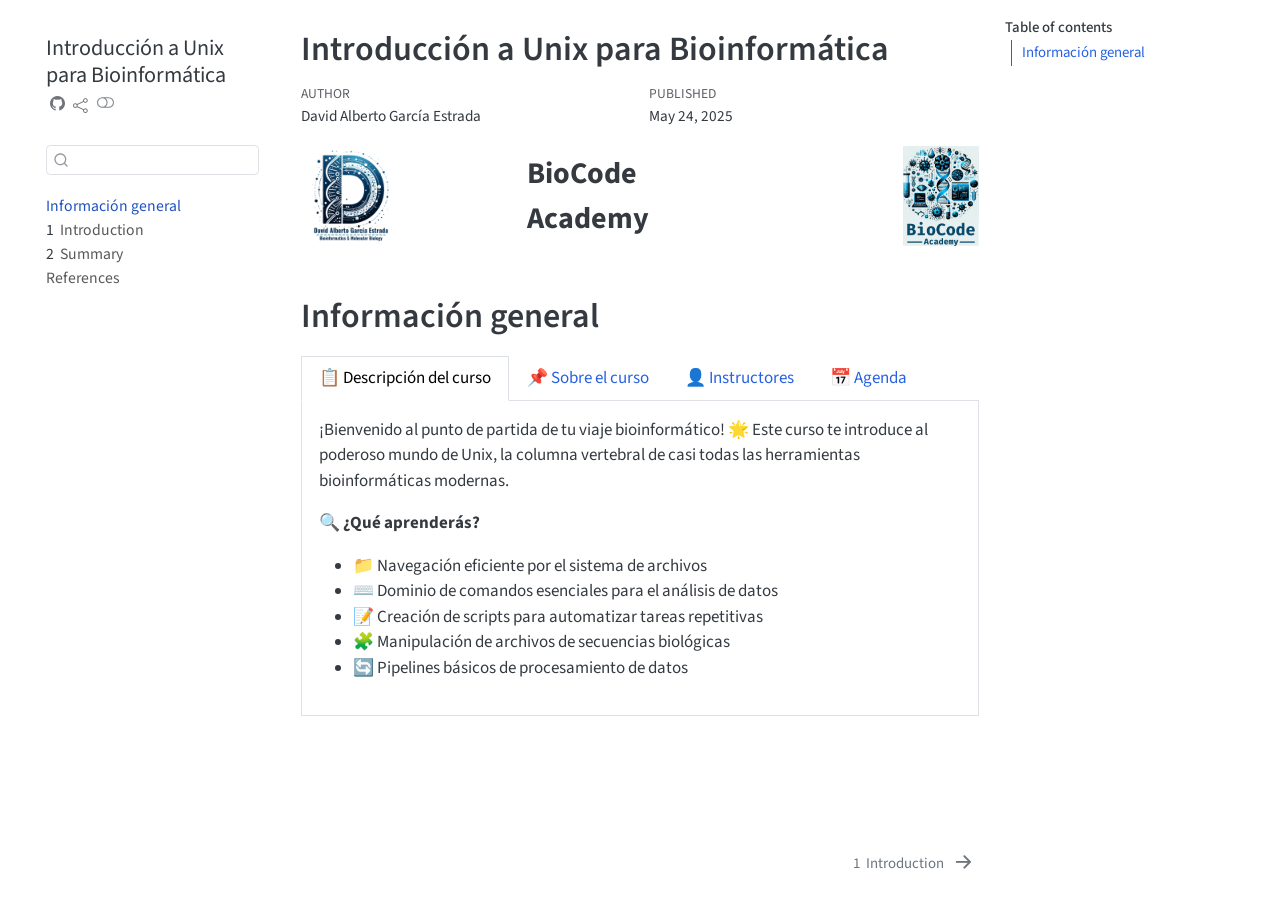
<file: _docs/index.html>
<!DOCTYPE html>
<html xmlns="http://www.w3.org/1999/xhtml" lang="en" xml:lang="en"><head>

<meta charset="utf-8">
<meta name="generator" content="quarto-1.6.40">

<meta name="viewport" content="width=device-width, initial-scale=1.0, user-scalable=yes">

<meta name="author" content="David Alberto García Estrada">
<meta name="dcterms.date" content="2025-05-24">

<title>Introducción a Unix para Bioinformática</title>
<style>
code{white-space: pre-wrap;}
span.smallcaps{font-variant: small-caps;}
div.columns{display: flex; gap: min(4vw, 1.5em);}
div.column{flex: auto; overflow-x: auto;}
div.hanging-indent{margin-left: 1.5em; text-indent: -1.5em;}
ul.task-list{list-style: none;}
ul.task-list li input[type="checkbox"] {
  width: 0.8em;
  margin: 0 0.8em 0.2em -1em; /* quarto-specific, see https://github.com/quarto-dev/quarto-cli/issues/4556 */ 
  vertical-align: middle;
}
</style>


<script src="site_libs/quarto-nav/quarto-nav.js"></script>
<script src="site_libs/quarto-nav/headroom.min.js"></script>
<script src="site_libs/clipboard/clipboard.min.js"></script>
<script src="site_libs/quarto-search/autocomplete.umd.js"></script>
<script src="site_libs/quarto-search/fuse.min.js"></script>
<script src="site_libs/quarto-search/quarto-search.js"></script>
<meta name="quarto:offset" content="./">
<link href="./intro.html" rel="next">
<link href="./images/LogoDavidAlberto.png" rel="icon" type="image/png">
<script src="site_libs/quarto-html/quarto.js"></script>
<script src="site_libs/quarto-html/popper.min.js"></script>
<script src="site_libs/quarto-html/tippy.umd.min.js"></script>
<script src="site_libs/quarto-html/anchor.min.js"></script>
<link href="site_libs/quarto-html/tippy.css" rel="stylesheet">
<link href="site_libs/quarto-html/quarto-syntax-highlighting-549806ee2085284f45b00abea8c6df48.css" rel="stylesheet" class="quarto-color-scheme" id="quarto-text-highlighting-styles">
<link href="site_libs/quarto-html/quarto-syntax-highlighting-dark-8ea72dc5fed832574809a9c94082fbbb.css" rel="prefetch" class="quarto-color-scheme quarto-color-alternate" id="quarto-text-highlighting-styles">
<script src="site_libs/bootstrap/bootstrap.min.js"></script>
<link href="site_libs/bootstrap/bootstrap-icons.css" rel="stylesheet">
<link href="site_libs/bootstrap/bootstrap-676a4cf67d3d9571e5d8445c1a0196c2.min.css" rel="stylesheet" append-hash="true" class="quarto-color-scheme" id="quarto-bootstrap" data-mode="light">
<link href="site_libs/bootstrap/bootstrap-dark-f5b120df93f135efa968972054afb89e.min.css" rel="prefetch" append-hash="true" class="quarto-color-scheme quarto-color-alternate" id="quarto-bootstrap" data-mode="dark">
<script id="quarto-search-options" type="application/json">{
  "location": "sidebar",
  "copy-button": false,
  "collapse-after": 3,
  "panel-placement": "start",
  "type": "textbox",
  "limit": 50,
  "keyboard-shortcut": [
    "f",
    "/",
    "s"
  ],
  "show-item-context": false,
  "language": {
    "search-no-results-text": "No results",
    "search-matching-documents-text": "matching documents",
    "search-copy-link-title": "Copy link to search",
    "search-hide-matches-text": "Hide additional matches",
    "search-more-match-text": "more match in this document",
    "search-more-matches-text": "more matches in this document",
    "search-clear-button-title": "Clear",
    "search-text-placeholder": "",
    "search-detached-cancel-button-title": "Cancel",
    "search-submit-button-title": "Submit",
    "search-label": "Search"
  }
}</script>


</head>

<body class="nav-sidebar floating">

<div id="quarto-search-results"></div>
  <header id="quarto-header" class="headroom fixed-top">
  <nav class="quarto-secondary-nav">
    <div class="container-fluid d-flex">
      <button type="button" class="quarto-btn-toggle btn" data-bs-toggle="collapse" role="button" data-bs-target=".quarto-sidebar-collapse-item" aria-controls="quarto-sidebar" aria-expanded="false" aria-label="Toggle sidebar navigation" onclick="if (window.quartoToggleHeadroom) { window.quartoToggleHeadroom(); }">
        <i class="bi bi-layout-text-sidebar-reverse"></i>
      </button>
        <nav class="quarto-page-breadcrumbs" aria-label="breadcrumb"><ol class="breadcrumb"><li class="breadcrumb-item"><a href="./index.html">Información general</a></li></ol></nav>
        <a class="flex-grow-1" role="navigation" data-bs-toggle="collapse" data-bs-target=".quarto-sidebar-collapse-item" aria-controls="quarto-sidebar" aria-expanded="false" aria-label="Toggle sidebar navigation" onclick="if (window.quartoToggleHeadroom) { window.quartoToggleHeadroom(); }">      
        </a>
      <button type="button" class="btn quarto-search-button" aria-label="Search" onclick="window.quartoOpenSearch();">
        <i class="bi bi-search"></i>
      </button>
    </div>
  </nav>
</header>
<!-- content -->
<div id="quarto-content" class="quarto-container page-columns page-rows-contents page-layout-article">
<!-- sidebar -->
  <nav id="quarto-sidebar" class="sidebar collapse collapse-horizontal quarto-sidebar-collapse-item sidebar-navigation floating overflow-auto">
    <div class="pt-lg-2 mt-2 text-left sidebar-header">
    <div class="sidebar-title mb-0 py-0">
      <a href="./">Introducción a Unix para Bioinformática</a> 
        <div class="sidebar-tools-main tools-wide">
    <a href="https://github.com/BioCode-Academy/Unix" title="Source Code" class="quarto-navigation-tool px-1" aria-label="Source Code"><i class="bi bi-github"></i></a>
    <div class="dropdown">
      <a href="" title="Share" id="quarto-navigation-tool-dropdown-0" class="quarto-navigation-tool dropdown-toggle px-1" data-bs-toggle="dropdown" aria-expanded="false" role="link" aria-label="Share"><i class="bi bi-share"></i></a>
      <ul class="dropdown-menu" aria-labelledby="quarto-navigation-tool-dropdown-0">
          <li>
            <a class="dropdown-item sidebar-tools-main-item" href="https://twitter.com/intent/tweet?url=|url|">
              <i class="bi bi-twitter pe-1"></i>
            Twitter
            </a>
          </li>
          <li>
            <a class="dropdown-item sidebar-tools-main-item" href="https://www.facebook.com/sharer/sharer.php?u=|url|">
              <i class="bi bi-facebook pe-1"></i>
            Facebook
            </a>
          </li>
          <li>
            <a class="dropdown-item sidebar-tools-main-item" href="https://www.linkedin.com/sharing/share-offsite/?url=|url|">
              <i class="bi bi-linkedin pe-1"></i>
            LinkedIn
            </a>
          </li>
      </ul>
    </div>
  <a href="" class="quarto-color-scheme-toggle quarto-navigation-tool  px-1" onclick="window.quartoToggleColorScheme(); return false;" title="Toggle dark mode"><i class="bi"></i></a>
</div>
    </div>
      </div>
        <div class="mt-2 flex-shrink-0 align-items-center">
        <div class="sidebar-search">
        <div id="quarto-search" class="" title="Search"></div>
        </div>
        </div>
    <div class="sidebar-menu-container"> 
    <ul class="list-unstyled mt-1">
        <li class="sidebar-item">
  <div class="sidebar-item-container"> 
  <a href="./index.html" class="sidebar-item-text sidebar-link active">
 <span class="menu-text">Información general</span></a>
  </div>
</li>
        <li class="sidebar-item">
  <div class="sidebar-item-container"> 
  <a href="./intro.html" class="sidebar-item-text sidebar-link">
 <span class="menu-text"><span class="chapter-number">1</span>&nbsp; <span class="chapter-title">Introduction</span></span></a>
  </div>
</li>
        <li class="sidebar-item">
  <div class="sidebar-item-container"> 
  <a href="./summary.html" class="sidebar-item-text sidebar-link">
 <span class="menu-text"><span class="chapter-number">2</span>&nbsp; <span class="chapter-title">Summary</span></span></a>
  </div>
</li>
        <li class="sidebar-item">
  <div class="sidebar-item-container"> 
  <a href="./references.html" class="sidebar-item-text sidebar-link">
 <span class="menu-text">References</span></a>
  </div>
</li>
    </ul>
    </div>
</nav>
<div id="quarto-sidebar-glass" class="quarto-sidebar-collapse-item" data-bs-toggle="collapse" data-bs-target=".quarto-sidebar-collapse-item"></div>
<!-- margin-sidebar -->
    <div id="quarto-margin-sidebar" class="sidebar margin-sidebar">
        <nav id="TOC" role="doc-toc" class="toc-active">
    <h2 id="toc-title">Table of contents</h2>
   
  <ul>
  <li><a href="#información-general" id="toc-información-general" class="nav-link active" data-scroll-target="#información-general">Información general</a></li>
  </ul>
</nav>
    </div>
<!-- main -->
<main class="content" id="quarto-document-content">

<header id="title-block-header" class="quarto-title-block default">
<div class="quarto-title">
<h1 class="title">Introducción a Unix para Bioinformática</h1>
</div>



<div class="quarto-title-meta">

    <div>
    <div class="quarto-title-meta-heading">Author</div>
    <div class="quarto-title-meta-contents">
             <p>David Alberto García Estrada </p>
          </div>
  </div>
    
    <div>
    <div class="quarto-title-meta-heading">Published</div>
    <div class="quarto-title-meta-contents">
      <p class="date">May 24, 2025</p>
    </div>
  </div>
  
    
  </div>
  


</header>


<div style="display: flex; align-items: center;">
<div style="flex: 1; display: flex; align-items: center; justify-content: left;">
<p><img src="images/LogoDavidAlberto.png" class="img-fluid" style="max-height: 100px; width: auto;"></p>
</div>
<div style="flex: 1; display: flex; align-items: center; justify-content: center;">
<p><span style="font-size: 30px; font-weight: bold;">BioCode Academy</span></p>
</div>
<div style="flex: 1; display: flex; align-items: center; justify-content: right;">
<p><img src="images/BioCodeAcademy_3.png" class="img-fluid" style="max-height: 100px; width: auto;"></p>
</div>
</div>
<section id="información-general" class="level1 unnumbered">
<h1 class="unnumbered">Información general</h1>
<div class="tabset-margin-container"></div><div class="panel-tabset">
<ul class="nav nav-tabs" role="tablist"><li class="nav-item" role="presentation"><a class="nav-link active" id="tabset-1-1-tab" data-bs-toggle="tab" data-bs-target="#tabset-1-1" role="tab" aria-controls="tabset-1-1" aria-selected="true">📋 Descripción del curso</a></li><li class="nav-item" role="presentation"><a class="nav-link" id="tabset-1-2-tab" data-bs-toggle="tab" data-bs-target="#tabset-1-2" role="tab" aria-controls="tabset-1-2" aria-selected="false">📌 Sobre el curso</a></li><li class="nav-item" role="presentation"><a class="nav-link" id="tabset-1-3-tab" data-bs-toggle="tab" data-bs-target="#tabset-1-3" role="tab" aria-controls="tabset-1-3" aria-selected="false">👤 Instructores</a></li><li class="nav-item" role="presentation"><a class="nav-link" id="tabset-1-4-tab" data-bs-toggle="tab" data-bs-target="#tabset-1-4" role="tab" aria-controls="tabset-1-4" aria-selected="false">📅 Agenda</a></li></ul>
<div class="tab-content">
<div id="tabset-1-1" class="tab-pane active" role="tabpanel" aria-labelledby="tabset-1-1-tab">
<p>¡Bienvenido al punto de partida de tu viaje bioinformático! 🌟 Este curso te introduce al poderoso mundo de Unix, la columna vertebral de casi todas las herramientas bioinformáticas modernas.</p>
<p>🔍 <strong>¿Qué aprenderás?</strong></p>
<ul>
<li>📁 Navegación eficiente por el sistema de archivos</li>
<li>⌨️ Dominio de comandos esenciales para el análisis de datos</li>
<li>📝 Creación de scripts para automatizar tareas repetitivas</li>
<li>🧩 Manipulación de archivos de secuencias biológicas</li>
<li>🔄 Pipelines básicos de procesamiento de datos</li>
</ul>
</div>
<div id="tabset-1-2" class="tab-pane" role="tabpanel" aria-labelledby="tabset-1-2-tab">
<ul>
<li>⌛ <strong>Duración:</strong> 8 horas (2 horas diarias)</li>
<li>💬 <strong>Idioma:</strong> Español</li>
<li>📍 <strong>Ubicación:</strong> Virtual (Teams)</li>
<li>📝 <strong>Modalidad:</strong> Práctico (20%) + Teórico (80%)</li>
<li><strong>Requerimientos:</strong>
<ul>
<li>💻 Laptop</li>
<li>🌐 Conexión a internet</li>
<li>🐧 Ambiente <strong>Unix</strong>/<strong>WSL</strong> (no obligatorio)</li>
</ul></li>
</ul>
<blockquote class="blockquote">
<p><strong><em>NO SE REQUIERE CONOCIMIENTO PREVIO EN PROGRAMACIÓN</em></strong></p>
</blockquote>
</div>
<div id="tabset-1-3" class="tab-pane" role="tabpanel" aria-labelledby="tabset-1-3-tab">
<p><strong>David Alberto García Estrada</strong></p>
<ul>
<li>Candidato a Doctor en Biología Integrativa, UGA, Cinvestav.</li>
<li>Co-fundador de <a href="https://github.com/BioCode-Academy">BioCode Academy</a></li>
<li>Contacto
<ul>
<li>🔗 <a href="https://github.com/DavidAlberto">Github</a></li>
<li>📨 <a href="albert_dge@hotmail.com">albert_dge@hotmail.com</a></li>
<li>📨 <a href="david.garcia.e@cinvestav.mx">david.garcia.e@cinvestav.mx</a></li>
<li>📨 <a href="biocodeacademy@gmail.com">biocodeacademy@gmail.com</a></li>
</ul></li>
</ul>
</div>
<div id="tabset-1-4" class="tab-pane" role="tabpanel" aria-labelledby="tabset-1-4-tab">
<section id="día-1" class="level3">
<h3 class="anchored" data-anchor-id="día-1">📅 Día 1</h3>
<p><strong>Módulo 1: Introducción &amp; Configuración</strong></p>
<p><em>Objetivo:</em> Al finalizar, tendrás un ambiente Unix para posteriores análisis.</p>
<p><em>Actividades:</em></p>
<ul>
<li><p>🔥 <strong>Bienvenida &amp; dinámicas</strong></p>
<ul>
<li>Presentación del curso</li>
<li>Código de conducta</li>
<li>Ronda exprés de presentaciones</li>
</ul></li>
<li><p>💻 <strong>Instalación de software</strong></p>
<ul>
<li>🐧 <a href="https://learn.microsoft.com/es-es/windows/wsl/install">WSL</a> (Windows)</li>
<li>🐳 <a href="https://www.docker.com/">Docker</a></li>
<li>🐳 <a href="https://hub.docker.com/repository/docker/davidalbertoge">Imagen docker Unix</a></li>
<li>🔗 <a href="https://git-scm.com/">Git</a></li>
<li>💻 <a href="https://code.visualstudio.com/">VisualStudioCode</a></li>
</ul></li>
<li><p>🌐 <strong>Filosofía Unix &amp; Bash</strong></p>
<ul>
<li>¿Por qué “Unix” y por qué “shell”?</li>
<li>Principios básicos y ventajas</li>
</ul></li>
<li><p>💻 <strong>Datos biológicos</strong></p>
<ul>
<li>Secuencias biológicas: ADN, ARN y proteínas</li>
</ul></li>
</ul>
</section>
<section id="día-2" class="level3">
<h3 class="anchored" data-anchor-id="día-2">📅 Día 2</h3>
<p><strong>Módulo 2: Navegación y Gestión de Archivos</strong></p>
<p><em>Objetivo:</em> Gestionarás archivos y carpetas, y procesarás texto desde la terminal.</p>
<p><em>Actividades:</em></p>
<ul>
<li><p>📁 <strong>Explora tu sistema de archivos</strong></p>
<ul>
<li>Comandos básicos <code>ls</code>, <code>cd</code>, <code>tree</code></li>
<li>Atajos (<code>~</code>, <code>.</code>, <code>..</code>, <code>$PWD</code>)</li>
</ul></li>
<li><p>🗂 <strong>Crear y mover archivos</strong></p>
<ul>
<li><code>touch</code>, <code>mkdir</code>, <code>cp</code>, <code>mv</code>, <code>rm</code></li>
</ul></li>
<li><p>📄 <strong>Procesamiento de texto</strong></p>
<ul>
<li><code>cat</code>, <code>head</code>, <code>tail</code>, <code>less</code></li>
<li>Redireccionamiento (<code>&gt;</code>, <code>&gt;&gt;</code>, <code>|</code>)</li>
<li>Editor de texto (<code>nano</code>)</li>
</ul></li>
<li><p>🔍 <strong>Búsqueda avanzada</strong></p>
<ul>
<li><code>grep</code>, <code>find</code>, <code>wc</code></li>
</ul></li>
</ul>
</section>
<section id="día-3" class="level3">
<h3 class="anchored" data-anchor-id="día-3">📅 Día 3</h3>
<p><strong>Módulo 3: Fundamentos de Scripting Shell</strong></p>
<p><em>Objetivo:</em> Automatizarás tareas creando y depurando tus propios scripts.</p>
<p><strong>Actividades:</strong></p>
<ul>
<li><p>🚀 <strong>Introducción al scripting</strong></p>
<ul>
<li>Shebang (<code>#!/bin/bash</code>)</li>
<li>Permisos (<code>chmod +x</code>)</li>
</ul></li>
<li><p>🔣 <strong>Variables &amp; parámetros</strong></p>
<ul>
<li>Definir variables, comillas</li>
<li>Argumentos posicionales (<code>$1</code>, <code>$@</code>)</li>
</ul></li>
<li><p>🤔 <strong>Control de flujo</strong></p>
<ul>
<li><code>if…then…else</code>, <code>case</code></li>
<li>Bucles <code>for</code>, <code>while</code>, <code>until</code></li>
</ul></li>
<li><p>🐞 <strong>Depuración y logging</strong></p>
<ul>
<li><code>set -e</code>, <code>set -u</code>, <code>set -x</code></li>
</ul></li>
</ul>
</section>
<section id="día-4" class="level3">
<h3 class="anchored" data-anchor-id="día-4">📅 Día 4</h3>
<p><strong>Módulo 4: Buenas Prácticas &amp; Proyecto Final</strong></p>
<p><em>Objetivo:</em> Aplicarás estándares profesionales y entregarás un mini-proyecto.</p>
<p><strong>Actividades:</strong></p>
<ul>
<li><p>📏 <strong>Estilo y mantenimiento</strong></p>
<ul>
<li>Nomenclatura - Comentarios y funciones modulares</li>
</ul></li>
<li><p>🎯 <strong>Inicio de proyecto</strong></p>
<ul>
<li>Definición de alcance (e.g.&nbsp;pipeline de texto)</li>
</ul></li>
<li><p>💻 <strong>Hackathon guiado</strong></p>
<ul>
<li>Trabajo en parejas/grupos</li>
<li>Mentoría en vivo</li>
</ul></li>
<li><p>🏆 <strong>Demo &amp; retroalimentación</strong></p>
<ul>
<li>Presentaciones exprés - Feedback colectivo</li>
</ul></li>
</ul>
</section>
</div>
</div>
</div>


</section>

</main> <!-- /main -->
<script id="quarto-html-after-body" type="application/javascript">
window.document.addEventListener("DOMContentLoaded", function (event) {
  const toggleBodyColorMode = (bsSheetEl) => {
    const mode = bsSheetEl.getAttribute("data-mode");
    const bodyEl = window.document.querySelector("body");
    if (mode === "dark") {
      bodyEl.classList.add("quarto-dark");
      bodyEl.classList.remove("quarto-light");
    } else {
      bodyEl.classList.add("quarto-light");
      bodyEl.classList.remove("quarto-dark");
    }
  }
  const toggleBodyColorPrimary = () => {
    const bsSheetEl = window.document.querySelector("link#quarto-bootstrap");
    if (bsSheetEl) {
      toggleBodyColorMode(bsSheetEl);
    }
  }
  toggleBodyColorPrimary();  
  const disableStylesheet = (stylesheets) => {
    for (let i=0; i < stylesheets.length; i++) {
      const stylesheet = stylesheets[i];
      stylesheet.rel = 'prefetch';
    }
  }
  const enableStylesheet = (stylesheets) => {
    for (let i=0; i < stylesheets.length; i++) {
      const stylesheet = stylesheets[i];
      stylesheet.rel = 'stylesheet';
    }
  }
  const manageTransitions = (selector, allowTransitions) => {
    const els = window.document.querySelectorAll(selector);
    for (let i=0; i < els.length; i++) {
      const el = els[i];
      if (allowTransitions) {
        el.classList.remove('notransition');
      } else {
        el.classList.add('notransition');
      }
    }
  }
  const toggleGiscusIfUsed = (isAlternate, darkModeDefault) => {
    const baseTheme = document.querySelector('#giscus-base-theme')?.value ?? 'light';
    const alternateTheme = document.querySelector('#giscus-alt-theme')?.value ?? 'dark';
    let newTheme = '';
    if(darkModeDefault) {
      newTheme = isAlternate ? baseTheme : alternateTheme;
    } else {
      newTheme = isAlternate ? alternateTheme : baseTheme;
    }
    const changeGiscusTheme = () => {
      // From: https://github.com/giscus/giscus/issues/336
      const sendMessage = (message) => {
        const iframe = document.querySelector('iframe.giscus-frame');
        if (!iframe) return;
        iframe.contentWindow.postMessage({ giscus: message }, 'https://giscus.app');
      }
      sendMessage({
        setConfig: {
          theme: newTheme
        }
      });
    }
    const isGiscussLoaded = window.document.querySelector('iframe.giscus-frame') !== null;
    if (isGiscussLoaded) {
      changeGiscusTheme();
    }
  }
  const toggleColorMode = (alternate) => {
    // Switch the stylesheets
    const alternateStylesheets = window.document.querySelectorAll('link.quarto-color-scheme.quarto-color-alternate');
    manageTransitions('#quarto-margin-sidebar .nav-link', false);
    if (alternate) {
      enableStylesheet(alternateStylesheets);
      for (const sheetNode of alternateStylesheets) {
        if (sheetNode.id === "quarto-bootstrap") {
          toggleBodyColorMode(sheetNode);
        }
      }
    } else {
      disableStylesheet(alternateStylesheets);
      toggleBodyColorPrimary();
    }
    manageTransitions('#quarto-margin-sidebar .nav-link', true);
    // Switch the toggles
    const toggles = window.document.querySelectorAll('.quarto-color-scheme-toggle');
    for (let i=0; i < toggles.length; i++) {
      const toggle = toggles[i];
      if (toggle) {
        if (alternate) {
          toggle.classList.add("alternate");     
        } else {
          toggle.classList.remove("alternate");
        }
      }
    }
    // Hack to workaround the fact that safari doesn't
    // properly recolor the scrollbar when toggling (#1455)
    if (navigator.userAgent.indexOf('Safari') > 0 && navigator.userAgent.indexOf('Chrome') == -1) {
      manageTransitions("body", false);
      window.scrollTo(0, 1);
      setTimeout(() => {
        window.scrollTo(0, 0);
        manageTransitions("body", true);
      }, 40);  
    }
  }
  const isFileUrl = () => { 
    return window.location.protocol === 'file:';
  }
  const hasAlternateSentinel = () => {  
    let styleSentinel = getColorSchemeSentinel();
    if (styleSentinel !== null) {
      return styleSentinel === "alternate";
    } else {
      return false;
    }
  }
  const setStyleSentinel = (alternate) => {
    const value = alternate ? "alternate" : "default";
    if (!isFileUrl()) {
      window.localStorage.setItem("quarto-color-scheme", value);
    } else {
      localAlternateSentinel = value;
    }
  }
  const getColorSchemeSentinel = () => {
    if (!isFileUrl()) {
      const storageValue = window.localStorage.getItem("quarto-color-scheme");
      return storageValue != null ? storageValue : localAlternateSentinel;
    } else {
      return localAlternateSentinel;
    }
  }
  const darkModeDefault = false;
  let localAlternateSentinel = darkModeDefault ? 'alternate' : 'default';
  // Dark / light mode switch
  window.quartoToggleColorScheme = () => {
    // Read the current dark / light value 
    let toAlternate = !hasAlternateSentinel();
    toggleColorMode(toAlternate);
    setStyleSentinel(toAlternate);
    toggleGiscusIfUsed(toAlternate, darkModeDefault);
  };
  // Ensure there is a toggle, if there isn't float one in the top right
  if (window.document.querySelector('.quarto-color-scheme-toggle') === null) {
    const a = window.document.createElement('a');
    a.classList.add('top-right');
    a.classList.add('quarto-color-scheme-toggle');
    a.href = "";
    a.onclick = function() { try { window.quartoToggleColorScheme(); } catch {} return false; };
    const i = window.document.createElement("i");
    i.classList.add('bi');
    a.appendChild(i);
    window.document.body.appendChild(a);
  }
  // Switch to dark mode if need be
  if (hasAlternateSentinel()) {
    toggleColorMode(true);
  } else {
    toggleColorMode(false);
  }
  const icon = "";
  const anchorJS = new window.AnchorJS();
  anchorJS.options = {
    placement: 'right',
    icon: icon
  };
  anchorJS.add('.anchored');
  const isCodeAnnotation = (el) => {
    for (const clz of el.classList) {
      if (clz.startsWith('code-annotation-')) {                     
        return true;
      }
    }
    return false;
  }
  const onCopySuccess = function(e) {
    // button target
    const button = e.trigger;
    // don't keep focus
    button.blur();
    // flash "checked"
    button.classList.add('code-copy-button-checked');
    var currentTitle = button.getAttribute("title");
    button.setAttribute("title", "Copied!");
    let tooltip;
    if (window.bootstrap) {
      button.setAttribute("data-bs-toggle", "tooltip");
      button.setAttribute("data-bs-placement", "left");
      button.setAttribute("data-bs-title", "Copied!");
      tooltip = new bootstrap.Tooltip(button, 
        { trigger: "manual", 
          customClass: "code-copy-button-tooltip",
          offset: [0, -8]});
      tooltip.show();    
    }
    setTimeout(function() {
      if (tooltip) {
        tooltip.hide();
        button.removeAttribute("data-bs-title");
        button.removeAttribute("data-bs-toggle");
        button.removeAttribute("data-bs-placement");
      }
      button.setAttribute("title", currentTitle);
      button.classList.remove('code-copy-button-checked');
    }, 1000);
    // clear code selection
    e.clearSelection();
  }
  const getTextToCopy = function(trigger) {
      const codeEl = trigger.previousElementSibling.cloneNode(true);
      for (const childEl of codeEl.children) {
        if (isCodeAnnotation(childEl)) {
          childEl.remove();
        }
      }
      return codeEl.innerText;
  }
  const clipboard = new window.ClipboardJS('.code-copy-button:not([data-in-quarto-modal])', {
    text: getTextToCopy
  });
  clipboard.on('success', onCopySuccess);
  if (window.document.getElementById('quarto-embedded-source-code-modal')) {
    const clipboardModal = new window.ClipboardJS('.code-copy-button[data-in-quarto-modal]', {
      text: getTextToCopy,
      container: window.document.getElementById('quarto-embedded-source-code-modal')
    });
    clipboardModal.on('success', onCopySuccess);
  }
    var localhostRegex = new RegExp(/^(?:http|https):\/\/localhost\:?[0-9]*\//);
    var mailtoRegex = new RegExp(/^mailto:/);
      var filterRegex = new RegExp("https:\/\/github\.com\/BioCode-Academy");
    var isInternal = (href) => {
        return filterRegex.test(href) || localhostRegex.test(href) || mailtoRegex.test(href);
    }
    // Inspect non-navigation links and adorn them if external
 	var links = window.document.querySelectorAll('a[href]:not(.nav-link):not(.navbar-brand):not(.toc-action):not(.sidebar-link):not(.sidebar-item-toggle):not(.pagination-link):not(.no-external):not([aria-hidden]):not(.dropdown-item):not(.quarto-navigation-tool):not(.about-link)');
    for (var i=0; i<links.length; i++) {
      const link = links[i];
      if (!isInternal(link.href)) {
        // undo the damage that might have been done by quarto-nav.js in the case of
        // links that we want to consider external
        if (link.dataset.originalHref !== undefined) {
          link.href = link.dataset.originalHref;
        }
      }
    }
  function tippyHover(el, contentFn, onTriggerFn, onUntriggerFn) {
    const config = {
      allowHTML: true,
      maxWidth: 500,
      delay: 100,
      arrow: false,
      appendTo: function(el) {
          return el.parentElement;
      },
      interactive: true,
      interactiveBorder: 10,
      theme: 'quarto',
      placement: 'bottom-start',
    };
    if (contentFn) {
      config.content = contentFn;
    }
    if (onTriggerFn) {
      config.onTrigger = onTriggerFn;
    }
    if (onUntriggerFn) {
      config.onUntrigger = onUntriggerFn;
    }
    window.tippy(el, config); 
  }
  const noterefs = window.document.querySelectorAll('a[role="doc-noteref"]');
  for (var i=0; i<noterefs.length; i++) {
    const ref = noterefs[i];
    tippyHover(ref, function() {
      // use id or data attribute instead here
      let href = ref.getAttribute('data-footnote-href') || ref.getAttribute('href');
      try { href = new URL(href).hash; } catch {}
      const id = href.replace(/^#\/?/, "");
      const note = window.document.getElementById(id);
      if (note) {
        return note.innerHTML;
      } else {
        return "";
      }
    });
  }
  const xrefs = window.document.querySelectorAll('a.quarto-xref');
  const processXRef = (id, note) => {
    // Strip column container classes
    const stripColumnClz = (el) => {
      el.classList.remove("page-full", "page-columns");
      if (el.children) {
        for (const child of el.children) {
          stripColumnClz(child);
        }
      }
    }
    stripColumnClz(note)
    if (id === null || id.startsWith('sec-')) {
      // Special case sections, only their first couple elements
      const container = document.createElement("div");
      if (note.children && note.children.length > 2) {
        container.appendChild(note.children[0].cloneNode(true));
        for (let i = 1; i < note.children.length; i++) {
          const child = note.children[i];
          if (child.tagName === "P" && child.innerText === "") {
            continue;
          } else {
            container.appendChild(child.cloneNode(true));
            break;
          }
        }
        if (window.Quarto?.typesetMath) {
          window.Quarto.typesetMath(container);
        }
        return container.innerHTML
      } else {
        if (window.Quarto?.typesetMath) {
          window.Quarto.typesetMath(note);
        }
        return note.innerHTML;
      }
    } else {
      // Remove any anchor links if they are present
      const anchorLink = note.querySelector('a.anchorjs-link');
      if (anchorLink) {
        anchorLink.remove();
      }
      if (window.Quarto?.typesetMath) {
        window.Quarto.typesetMath(note);
      }
      if (note.classList.contains("callout")) {
        return note.outerHTML;
      } else {
        return note.innerHTML;
      }
    }
  }
  for (var i=0; i<xrefs.length; i++) {
    const xref = xrefs[i];
    tippyHover(xref, undefined, function(instance) {
      instance.disable();
      let url = xref.getAttribute('href');
      let hash = undefined; 
      if (url.startsWith('#')) {
        hash = url;
      } else {
        try { hash = new URL(url).hash; } catch {}
      }
      if (hash) {
        const id = hash.replace(/^#\/?/, "");
        const note = window.document.getElementById(id);
        if (note !== null) {
          try {
            const html = processXRef(id, note.cloneNode(true));
            instance.setContent(html);
          } finally {
            instance.enable();
            instance.show();
          }
        } else {
          // See if we can fetch this
          fetch(url.split('#')[0])
          .then(res => res.text())
          .then(html => {
            const parser = new DOMParser();
            const htmlDoc = parser.parseFromString(html, "text/html");
            const note = htmlDoc.getElementById(id);
            if (note !== null) {
              const html = processXRef(id, note);
              instance.setContent(html);
            } 
          }).finally(() => {
            instance.enable();
            instance.show();
          });
        }
      } else {
        // See if we can fetch a full url (with no hash to target)
        // This is a special case and we should probably do some content thinning / targeting
        fetch(url)
        .then(res => res.text())
        .then(html => {
          const parser = new DOMParser();
          const htmlDoc = parser.parseFromString(html, "text/html");
          const note = htmlDoc.querySelector('main.content');
          if (note !== null) {
            // This should only happen for chapter cross references
            // (since there is no id in the URL)
            // remove the first header
            if (note.children.length > 0 && note.children[0].tagName === "HEADER") {
              note.children[0].remove();
            }
            const html = processXRef(null, note);
            instance.setContent(html);
          } 
        }).finally(() => {
          instance.enable();
          instance.show();
        });
      }
    }, function(instance) {
    });
  }
      let selectedAnnoteEl;
      const selectorForAnnotation = ( cell, annotation) => {
        let cellAttr = 'data-code-cell="' + cell + '"';
        let lineAttr = 'data-code-annotation="' +  annotation + '"';
        const selector = 'span[' + cellAttr + '][' + lineAttr + ']';
        return selector;
      }
      const selectCodeLines = (annoteEl) => {
        const doc = window.document;
        const targetCell = annoteEl.getAttribute("data-target-cell");
        const targetAnnotation = annoteEl.getAttribute("data-target-annotation");
        const annoteSpan = window.document.querySelector(selectorForAnnotation(targetCell, targetAnnotation));
        const lines = annoteSpan.getAttribute("data-code-lines").split(",");
        const lineIds = lines.map((line) => {
          return targetCell + "-" + line;
        })
        let top = null;
        let height = null;
        let parent = null;
        if (lineIds.length > 0) {
            //compute the position of the single el (top and bottom and make a div)
            const el = window.document.getElementById(lineIds[0]);
            top = el.offsetTop;
            height = el.offsetHeight;
            parent = el.parentElement.parentElement;
          if (lineIds.length > 1) {
            const lastEl = window.document.getElementById(lineIds[lineIds.length - 1]);
            const bottom = lastEl.offsetTop + lastEl.offsetHeight;
            height = bottom - top;
          }
          if (top !== null && height !== null && parent !== null) {
            // cook up a div (if necessary) and position it 
            let div = window.document.getElementById("code-annotation-line-highlight");
            if (div === null) {
              div = window.document.createElement("div");
              div.setAttribute("id", "code-annotation-line-highlight");
              div.style.position = 'absolute';
              parent.appendChild(div);
            }
            div.style.top = top - 2 + "px";
            div.style.height = height + 4 + "px";
            div.style.left = 0;
            let gutterDiv = window.document.getElementById("code-annotation-line-highlight-gutter");
            if (gutterDiv === null) {
              gutterDiv = window.document.createElement("div");
              gutterDiv.setAttribute("id", "code-annotation-line-highlight-gutter");
              gutterDiv.style.position = 'absolute';
              const codeCell = window.document.getElementById(targetCell);
              const gutter = codeCell.querySelector('.code-annotation-gutter');
              gutter.appendChild(gutterDiv);
            }
            gutterDiv.style.top = top - 2 + "px";
            gutterDiv.style.height = height + 4 + "px";
          }
          selectedAnnoteEl = annoteEl;
        }
      };
      const unselectCodeLines = () => {
        const elementsIds = ["code-annotation-line-highlight", "code-annotation-line-highlight-gutter"];
        elementsIds.forEach((elId) => {
          const div = window.document.getElementById(elId);
          if (div) {
            div.remove();
          }
        });
        selectedAnnoteEl = undefined;
      };
        // Handle positioning of the toggle
    window.addEventListener(
      "resize",
      throttle(() => {
        elRect = undefined;
        if (selectedAnnoteEl) {
          selectCodeLines(selectedAnnoteEl);
        }
      }, 10)
    );
    function throttle(fn, ms) {
    let throttle = false;
    let timer;
      return (...args) => {
        if(!throttle) { // first call gets through
            fn.apply(this, args);
            throttle = true;
        } else { // all the others get throttled
            if(timer) clearTimeout(timer); // cancel #2
            timer = setTimeout(() => {
              fn.apply(this, args);
              timer = throttle = false;
            }, ms);
        }
      };
    }
      // Attach click handler to the DT
      const annoteDls = window.document.querySelectorAll('dt[data-target-cell]');
      for (const annoteDlNode of annoteDls) {
        annoteDlNode.addEventListener('click', (event) => {
          const clickedEl = event.target;
          if (clickedEl !== selectedAnnoteEl) {
            unselectCodeLines();
            const activeEl = window.document.querySelector('dt[data-target-cell].code-annotation-active');
            if (activeEl) {
              activeEl.classList.remove('code-annotation-active');
            }
            selectCodeLines(clickedEl);
            clickedEl.classList.add('code-annotation-active');
          } else {
            // Unselect the line
            unselectCodeLines();
            clickedEl.classList.remove('code-annotation-active');
          }
        });
      }
  const findCites = (el) => {
    const parentEl = el.parentElement;
    if (parentEl) {
      const cites = parentEl.dataset.cites;
      if (cites) {
        return {
          el,
          cites: cites.split(' ')
        };
      } else {
        return findCites(el.parentElement)
      }
    } else {
      return undefined;
    }
  };
  var bibliorefs = window.document.querySelectorAll('a[role="doc-biblioref"]');
  for (var i=0; i<bibliorefs.length; i++) {
    const ref = bibliorefs[i];
    const citeInfo = findCites(ref);
    if (citeInfo) {
      tippyHover(citeInfo.el, function() {
        var popup = window.document.createElement('div');
        citeInfo.cites.forEach(function(cite) {
          var citeDiv = window.document.createElement('div');
          citeDiv.classList.add('hanging-indent');
          citeDiv.classList.add('csl-entry');
          var biblioDiv = window.document.getElementById('ref-' + cite);
          if (biblioDiv) {
            citeDiv.innerHTML = biblioDiv.innerHTML;
          }
          popup.appendChild(citeDiv);
        });
        return popup.innerHTML;
      });
    }
  }
});
</script>
<nav class="page-navigation">
  <div class="nav-page nav-page-previous">
  </div>
  <div class="nav-page nav-page-next">
      <a href="./intro.html" class="pagination-link" aria-label="Introduction">
        <span class="nav-page-text"><span class="chapter-number">1</span>&nbsp; <span class="chapter-title">Introduction</span></span> <i class="bi bi-arrow-right-short"></i>
      </a>
  </div>
</nav>
</div> <!-- /content -->




</body></html>
</file>
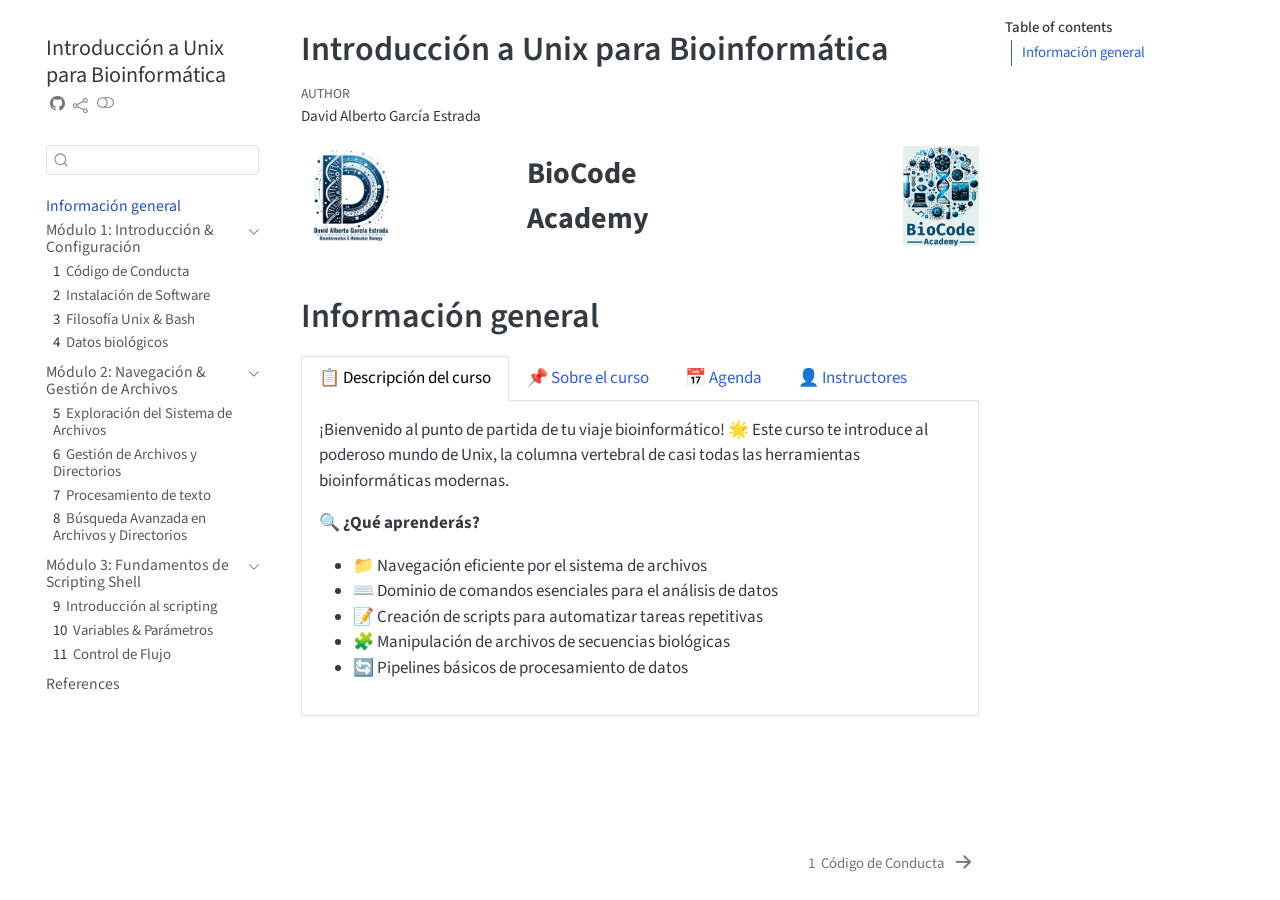
<file: docs/index.html>
<!DOCTYPE html>
<html xmlns="http://www.w3.org/1999/xhtml" lang="en" xml:lang="en"><head>

<meta charset="utf-8">
<meta name="generator" content="quarto-1.6.40">

<meta name="viewport" content="width=device-width, initial-scale=1.0, user-scalable=yes">

<meta name="author" content="David Alberto García Estrada">

<title>Introducción a Unix para Bioinformática</title>
<style>
code{white-space: pre-wrap;}
span.smallcaps{font-variant: small-caps;}
div.columns{display: flex; gap: min(4vw, 1.5em);}
div.column{flex: auto; overflow-x: auto;}
div.hanging-indent{margin-left: 1.5em; text-indent: -1.5em;}
ul.task-list{list-style: none;}
ul.task-list li input[type="checkbox"] {
  width: 0.8em;
  margin: 0 0.8em 0.2em -1em; /* quarto-specific, see https://github.com/quarto-dev/quarto-cli/issues/4556 */ 
  vertical-align: middle;
}
</style>


<script src="site_libs/quarto-nav/quarto-nav.js"></script>
<script src="site_libs/quarto-nav/headroom.min.js"></script>
<script src="site_libs/clipboard/clipboard.min.js"></script>
<script src="site_libs/quarto-search/autocomplete.umd.js"></script>
<script src="site_libs/quarto-search/fuse.min.js"></script>
<script src="site_libs/quarto-search/quarto-search.js"></script>
<meta name="quarto:offset" content="./">
<link href="./S1_01_codigo_conducta.html" rel="next">
<link href="./images/LogoDavidAlberto.png" rel="icon" type="image/png">
<script src="site_libs/quarto-html/quarto.js"></script>
<script src="site_libs/quarto-html/popper.min.js"></script>
<script src="site_libs/quarto-html/tippy.umd.min.js"></script>
<script src="site_libs/quarto-html/anchor.min.js"></script>
<link href="site_libs/quarto-html/tippy.css" rel="stylesheet">
<link href="site_libs/quarto-html/quarto-syntax-highlighting-549806ee2085284f45b00abea8c6df48.css" rel="stylesheet" class="quarto-color-scheme" id="quarto-text-highlighting-styles">
<link href="site_libs/quarto-html/quarto-syntax-highlighting-dark-8ea72dc5fed832574809a9c94082fbbb.css" rel="prefetch" class="quarto-color-scheme quarto-color-alternate" id="quarto-text-highlighting-styles">
<script src="site_libs/bootstrap/bootstrap.min.js"></script>
<link href="site_libs/bootstrap/bootstrap-icons.css" rel="stylesheet">
<link href="site_libs/bootstrap/bootstrap-676a4cf67d3d9571e5d8445c1a0196c2.min.css" rel="stylesheet" append-hash="true" class="quarto-color-scheme" id="quarto-bootstrap" data-mode="light">
<link href="site_libs/bootstrap/bootstrap-dark-f5b120df93f135efa968972054afb89e.min.css" rel="prefetch" append-hash="true" class="quarto-color-scheme quarto-color-alternate" id="quarto-bootstrap" data-mode="dark">
<script id="quarto-search-options" type="application/json">{
  "location": "sidebar",
  "copy-button": false,
  "collapse-after": 3,
  "panel-placement": "start",
  "type": "textbox",
  "limit": 50,
  "keyboard-shortcut": [
    "f",
    "/",
    "s"
  ],
  "show-item-context": false,
  "language": {
    "search-no-results-text": "No results",
    "search-matching-documents-text": "matching documents",
    "search-copy-link-title": "Copy link to search",
    "search-hide-matches-text": "Hide additional matches",
    "search-more-match-text": "more match in this document",
    "search-more-matches-text": "more matches in this document",
    "search-clear-button-title": "Clear",
    "search-text-placeholder": "",
    "search-detached-cancel-button-title": "Cancel",
    "search-submit-button-title": "Submit",
    "search-label": "Search"
  }
}</script>


</head>

<body class="nav-sidebar floating">

<div id="quarto-search-results"></div>
  <header id="quarto-header" class="headroom fixed-top">
  <nav class="quarto-secondary-nav">
    <div class="container-fluid d-flex">
      <button type="button" class="quarto-btn-toggle btn" data-bs-toggle="collapse" role="button" data-bs-target=".quarto-sidebar-collapse-item" aria-controls="quarto-sidebar" aria-expanded="false" aria-label="Toggle sidebar navigation" onclick="if (window.quartoToggleHeadroom) { window.quartoToggleHeadroom(); }">
        <i class="bi bi-layout-text-sidebar-reverse"></i>
      </button>
        <nav class="quarto-page-breadcrumbs" aria-label="breadcrumb"><ol class="breadcrumb"><li class="breadcrumb-item"><a href="./index.html">Información general</a></li></ol></nav>
        <a class="flex-grow-1" role="navigation" data-bs-toggle="collapse" data-bs-target=".quarto-sidebar-collapse-item" aria-controls="quarto-sidebar" aria-expanded="false" aria-label="Toggle sidebar navigation" onclick="if (window.quartoToggleHeadroom) { window.quartoToggleHeadroom(); }">      
        </a>
      <button type="button" class="btn quarto-search-button" aria-label="Search" onclick="window.quartoOpenSearch();">
        <i class="bi bi-search"></i>
      </button>
    </div>
  </nav>
</header>
<!-- content -->
<div id="quarto-content" class="quarto-container page-columns page-rows-contents page-layout-article">
<!-- sidebar -->
  <nav id="quarto-sidebar" class="sidebar collapse collapse-horizontal quarto-sidebar-collapse-item sidebar-navigation floating overflow-auto">
    <div class="pt-lg-2 mt-2 text-left sidebar-header">
    <div class="sidebar-title mb-0 py-0">
      <a href="./">Introducción a Unix para Bioinformática</a> 
        <div class="sidebar-tools-main tools-wide">
    <a href="https://github.com/BioCode-Academy/Unix" title="Source Code" class="quarto-navigation-tool px-1" aria-label="Source Code"><i class="bi bi-github"></i></a>
    <div class="dropdown">
      <a href="" title="Share" id="quarto-navigation-tool-dropdown-0" class="quarto-navigation-tool dropdown-toggle px-1" data-bs-toggle="dropdown" aria-expanded="false" role="link" aria-label="Share"><i class="bi bi-share"></i></a>
      <ul class="dropdown-menu" aria-labelledby="quarto-navigation-tool-dropdown-0">
          <li>
            <a class="dropdown-item sidebar-tools-main-item" href="https://twitter.com/intent/tweet?url=|url|">
              <i class="bi bi-twitter pe-1"></i>
            Twitter
            </a>
          </li>
          <li>
            <a class="dropdown-item sidebar-tools-main-item" href="https://www.facebook.com/sharer/sharer.php?u=|url|">
              <i class="bi bi-facebook pe-1"></i>
            Facebook
            </a>
          </li>
          <li>
            <a class="dropdown-item sidebar-tools-main-item" href="https://www.linkedin.com/sharing/share-offsite/?url=|url|">
              <i class="bi bi-linkedin pe-1"></i>
            LinkedIn
            </a>
          </li>
      </ul>
    </div>
  <a href="" class="quarto-color-scheme-toggle quarto-navigation-tool  px-1" onclick="window.quartoToggleColorScheme(); return false;" title="Toggle dark mode"><i class="bi"></i></a>
</div>
    </div>
      </div>
        <div class="mt-2 flex-shrink-0 align-items-center">
        <div class="sidebar-search">
        <div id="quarto-search" class="" title="Search"></div>
        </div>
        </div>
    <div class="sidebar-menu-container"> 
    <ul class="list-unstyled mt-1">
        <li class="sidebar-item">
  <div class="sidebar-item-container"> 
  <a href="./index.html" class="sidebar-item-text sidebar-link active">
 <span class="menu-text">Información general</span></a>
  </div>
</li>
        <li class="sidebar-item sidebar-item-section">
      <div class="sidebar-item-container"> 
            <a class="sidebar-item-text sidebar-link text-start" data-bs-toggle="collapse" data-bs-target="#quarto-sidebar-section-1" role="navigation" aria-expanded="true">
 <span class="menu-text">Módulo 1: Introducción &amp; Configuración</span></a>
          <a class="sidebar-item-toggle text-start" data-bs-toggle="collapse" data-bs-target="#quarto-sidebar-section-1" role="navigation" aria-expanded="true" aria-label="Toggle section">
            <i class="bi bi-chevron-right ms-2"></i>
          </a> 
      </div>
      <ul id="quarto-sidebar-section-1" class="collapse list-unstyled sidebar-section depth1 show">  
          <li class="sidebar-item">
  <div class="sidebar-item-container"> 
  <a href="./S1_01_codigo_conducta.html" class="sidebar-item-text sidebar-link">
 <span class="menu-text"><span class="chapter-number">1</span>&nbsp; <span class="chapter-title">Código de Conducta</span></span></a>
  </div>
</li>
          <li class="sidebar-item">
  <div class="sidebar-item-container"> 
  <a href="./S1_02_instalacion_software.html" class="sidebar-item-text sidebar-link">
 <span class="menu-text"><span class="chapter-number">2</span>&nbsp; <span class="chapter-title">Instalación de Software</span></span></a>
  </div>
</li>
          <li class="sidebar-item">
  <div class="sidebar-item-container"> 
  <a href="./S1_03_unix_bash.html" class="sidebar-item-text sidebar-link">
 <span class="menu-text"><span class="chapter-number">3</span>&nbsp; <span class="chapter-title">Filosofía Unix &amp; Bash</span></span></a>
  </div>
</li>
          <li class="sidebar-item">
  <div class="sidebar-item-container"> 
  <a href="./S1_04_datos_biologicos.html" class="sidebar-item-text sidebar-link">
 <span class="menu-text"><span class="chapter-number">4</span>&nbsp; <span class="chapter-title">Datos biológicos</span></span></a>
  </div>
</li>
      </ul>
  </li>
        <li class="sidebar-item sidebar-item-section">
      <div class="sidebar-item-container"> 
            <a class="sidebar-item-text sidebar-link text-start" data-bs-toggle="collapse" data-bs-target="#quarto-sidebar-section-2" role="navigation" aria-expanded="true">
 <span class="menu-text">Módulo 2: Navegación &amp; Gestión de Archivos</span></a>
          <a class="sidebar-item-toggle text-start" data-bs-toggle="collapse" data-bs-target="#quarto-sidebar-section-2" role="navigation" aria-expanded="true" aria-label="Toggle section">
            <i class="bi bi-chevron-right ms-2"></i>
          </a> 
      </div>
      <ul id="quarto-sidebar-section-2" class="collapse list-unstyled sidebar-section depth1 show">  
          <li class="sidebar-item">
  <div class="sidebar-item-container"> 
  <a href="./S2_01_explorar_archivos.html" class="sidebar-item-text sidebar-link">
 <span class="menu-text"><span class="chapter-number">5</span>&nbsp; <span class="chapter-title">Exploración del Sistema de Archivos</span></span></a>
  </div>
</li>
          <li class="sidebar-item">
  <div class="sidebar-item-container"> 
  <a href="./S2_02_gestion_archivos.html" class="sidebar-item-text sidebar-link">
 <span class="menu-text"><span class="chapter-number">6</span>&nbsp; <span class="chapter-title">Gestión de Archivos y Directorios</span></span></a>
  </div>
</li>
          <li class="sidebar-item">
  <div class="sidebar-item-container"> 
  <a href="./S2_03_procesamiento_texto.html" class="sidebar-item-text sidebar-link">
 <span class="menu-text"><span class="chapter-number">7</span>&nbsp; <span class="chapter-title">Procesamiento de texto</span></span></a>
  </div>
</li>
          <li class="sidebar-item">
  <div class="sidebar-item-container"> 
  <a href="./S2_04_busqueda_avanzada.html" class="sidebar-item-text sidebar-link">
 <span class="menu-text"><span class="chapter-number">8</span>&nbsp; <span class="chapter-title">Búsqueda Avanzada en Archivos y Directorios</span></span></a>
  </div>
</li>
      </ul>
  </li>
        <li class="sidebar-item sidebar-item-section">
      <div class="sidebar-item-container"> 
            <a class="sidebar-item-text sidebar-link text-start" data-bs-toggle="collapse" data-bs-target="#quarto-sidebar-section-3" role="navigation" aria-expanded="true">
 <span class="menu-text">Módulo 3: Fundamentos de Scripting Shell</span></a>
          <a class="sidebar-item-toggle text-start" data-bs-toggle="collapse" data-bs-target="#quarto-sidebar-section-3" role="navigation" aria-expanded="true" aria-label="Toggle section">
            <i class="bi bi-chevron-right ms-2"></i>
          </a> 
      </div>
      <ul id="quarto-sidebar-section-3" class="collapse list-unstyled sidebar-section depth1 show">  
          <li class="sidebar-item">
  <div class="sidebar-item-container"> 
  <a href="./S3_01_introduccion_scripting.html" class="sidebar-item-text sidebar-link">
 <span class="menu-text"><span class="chapter-number">9</span>&nbsp; <span class="chapter-title">Introducción al scripting</span></span></a>
  </div>
</li>
          <li class="sidebar-item">
  <div class="sidebar-item-container"> 
  <a href="./S3_02_variables_parametros.html" class="sidebar-item-text sidebar-link">
 <span class="menu-text"><span class="chapter-number">10</span>&nbsp; <span class="chapter-title">Variables &amp; Parámetros</span></span></a>
  </div>
</li>
          <li class="sidebar-item">
  <div class="sidebar-item-container"> 
  <a href="./S3_03_control_flujo.html" class="sidebar-item-text sidebar-link">
 <span class="menu-text"><span class="chapter-number">11</span>&nbsp; <span class="chapter-title">Control de Flujo</span></span></a>
  </div>
</li>
      </ul>
  </li>
        <li class="sidebar-item">
  <div class="sidebar-item-container"> 
  <a href="./references.html" class="sidebar-item-text sidebar-link">
 <span class="menu-text">References</span></a>
  </div>
</li>
    </ul>
    </div>
</nav>
<div id="quarto-sidebar-glass" class="quarto-sidebar-collapse-item" data-bs-toggle="collapse" data-bs-target=".quarto-sidebar-collapse-item"></div>
<!-- margin-sidebar -->
    <div id="quarto-margin-sidebar" class="sidebar margin-sidebar">
        <nav id="TOC" role="doc-toc" class="toc-active">
    <h2 id="toc-title">Table of contents</h2>
   
  <ul>
  <li><a href="#información-general" id="toc-información-general" class="nav-link active" data-scroll-target="#información-general">Información general</a></li>
  </ul>
</nav>
    </div>
<!-- main -->
<main class="content" id="quarto-document-content">

<header id="title-block-header" class="quarto-title-block default">
<div class="quarto-title">
<h1 class="title">Introducción a Unix para Bioinformática</h1>
</div>



<div class="quarto-title-meta">

    <div>
    <div class="quarto-title-meta-heading">Author</div>
    <div class="quarto-title-meta-contents">
             <p>David Alberto García Estrada </p>
          </div>
  </div>
    
  
    
  </div>
  


</header>


<div style="display: flex; align-items: center;">
<div style="flex: 1; display: flex; align-items: center; justify-content: left;">
<p><img src="images/LogoDavidAlberto.png" class="img-fluid" style="max-height: 100px; width: auto;"></p>
</div>
<div style="flex: 1; display: flex; align-items: center; justify-content: center;">
<p><span style="font-size: 30px; font-weight: bold;">BioCode Academy</span></p>
</div>
<div style="flex: 1; display: flex; align-items: center; justify-content: right;">
<p><img src="images/BioCodeAcademy_3.png" class="img-fluid" style="max-height: 100px; width: auto;"></p>
</div>
</div>
<section id="información-general" class="level1 unnumbered">
<h1 class="unnumbered">Información general</h1>
<div class="tabset-margin-container"></div><div class="panel-tabset">
<ul class="nav nav-tabs" role="tablist"><li class="nav-item" role="presentation"><a class="nav-link active" id="tabset-1-1-tab" data-bs-toggle="tab" data-bs-target="#tabset-1-1" role="tab" aria-controls="tabset-1-1" aria-selected="true" aria-current="page">📋 Descripción del curso</a></li><li class="nav-item" role="presentation"><a class="nav-link" id="tabset-1-2-tab" data-bs-toggle="tab" data-bs-target="#tabset-1-2" role="tab" aria-controls="tabset-1-2" aria-selected="false">📌 Sobre el curso</a></li><li class="nav-item" role="presentation"><a class="nav-link" id="tabset-1-3-tab" data-bs-toggle="tab" data-bs-target="#tabset-1-3" role="tab" aria-controls="tabset-1-3" aria-selected="false">📅 Agenda</a></li><li class="nav-item" role="presentation"><a class="nav-link" id="tabset-1-4-tab" data-bs-toggle="tab" data-bs-target="#tabset-1-4" role="tab" aria-controls="tabset-1-4" aria-selected="false">👤 Instructores</a></li></ul>
<div class="tab-content">
<div id="tabset-1-1" class="tab-pane active" role="tabpanel" aria-labelledby="tabset-1-1-tab">
<p>¡Bienvenido al punto de partida de tu viaje bioinformático! 🌟 Este curso te introduce al poderoso mundo de Unix, la columna vertebral de casi todas las herramientas bioinformáticas modernas.</p>
<p>🔍 <strong>¿Qué aprenderás?</strong></p>
<ul>
<li>📁 Navegación eficiente por el sistema de archivos</li>
<li>⌨️ Dominio de comandos esenciales para el análisis de datos</li>
<li>📝 Creación de scripts para automatizar tareas repetitivas</li>
<li>🧩 Manipulación de archivos de secuencias biológicas</li>
<li>🔄 Pipelines básicos de procesamiento de datos</li>
</ul>
</div>
<div id="tabset-1-2" class="tab-pane" role="tabpanel" aria-labelledby="tabset-1-2-tab">
<ul>
<li>⌛ <strong>Duración:</strong> 8 horas (2 horas diarias)</li>
<li>💬 <strong>Idioma:</strong> Español</li>
<li>📍 <strong>Ubicación:</strong> Virtual (Teams)</li>
<li>📝 <strong>Modalidad:</strong> Práctico (80%) + Teórico (20%)</li>
<li><strong>Requerimientos:</strong>
<ul>
<li>💻 Laptop</li>
<li>🌐 Conexión a internet</li>
<li>🐧 Ambiente <strong>Unix</strong>/<strong>WSL</strong> (no obligatorio)</li>
</ul></li>
</ul>
<blockquote class="blockquote">
<p><strong><em>NO SE REQUIERE CONOCIMIENTO PREVIO EN PROGRAMACIÓN</em></strong></p>
</blockquote>
</div>
<div id="tabset-1-3" class="tab-pane" role="tabpanel" aria-labelledby="tabset-1-3-tab">
<section id="día-1" class="level3">
<h3 class="anchored" data-anchor-id="día-1">📅 Día 1</h3>
<p><strong>Módulo 1: Introducción &amp; Configuración</strong></p>
<p><em>Objetivo:</em> Al finalizar, tendrás un ambiente Unix para posteriores análisis.</p>
<p><em>Actividades:</em></p>
<ul>
<li><p>🔥 <strong>Bienvenida &amp; dinámicas</strong></p>
<ul>
<li>Presentación del curso</li>
<li>Código de conducta</li>
<li>Ronda exprés de presentaciones</li>
</ul></li>
<li><p>💻 <strong>Instalación de software</strong></p>
<ul>
<li>🐧 <a href="https://learn.microsoft.com/es-es/windows/wsl/install">WSL</a> (Windows)</li>
<li>🐳 <a href="https://www.docker.com/">Docker</a></li>
<li>🐳 <a href="https://hub.docker.com/repository/docker/davidalbertoge">Imagen docker Unix</a></li>
<li>🔗 <a href="https://git-scm.com/">Git</a></li>
<li>💻 <a href="https://code.visualstudio.com/">VisualStudioCode</a></li>
</ul></li>
<li><p>🌐 <strong>Filosofía Unix &amp; Bash</strong></p>
<ul>
<li>¿Por qué “Unix” y por qué “shell”?</li>
<li>Principios básicos y ventajas</li>
</ul></li>
<li><p>💻 <strong>Datos biológicos</strong></p>
<ul>
<li>Secuencias biológicas: ADN, ARN y proteínas</li>
</ul></li>
</ul>
</section>
<section id="día-2" class="level3">
<h3 class="anchored" data-anchor-id="día-2">📅 Día 2</h3>
<p><strong>Módulo 2: Navegación y Gestión de Archivos</strong></p>
<p><em>Objetivo:</em> Gestionarás archivos y carpetas, y procesarás texto desde la terminal.</p>
<p><em>Actividades:</em></p>
<ul>
<li><p>📁 <strong>Exploración del Sistema de Archivos</strong></p>
<ul>
<li>Comandos básicos <code>ls</code>, <code>cd</code>, <code>tree</code></li>
<li>Atajos (<code>~</code>, <code>.</code>, <code>..</code>, <code>$PWD</code>)</li>
</ul></li>
<li><p>🗂 <strong>Gestión de Archivos y Directorios</strong></p>
<ul>
<li><code>touch</code>, <code>mkdir</code>, <code>cp</code>, <code>mv</code>, <code>rm</code></li>
</ul></li>
<li><p>📄 <strong>Procesamiento de texto</strong></p>
<ul>
<li><code>cat</code>, <code>head</code>, <code>tail</code>, <code>less</code></li>
<li>Redireccionamiento (<code>&gt;</code>, <code>&gt;&gt;</code>, <code>|</code>)</li>
<li>Editor de texto (<code>nano</code>)</li>
</ul></li>
<li><p>🔍 <strong>Búsqueda avanzada</strong></p>
<ul>
<li><code>grep</code>, <code>find</code>, <code>wc</code></li>
</ul></li>
</ul>
</section>
<section id="día-3" class="level3">
<h3 class="anchored" data-anchor-id="día-3">📅 Día 3</h3>
<p><strong>Módulo 3: Fundamentos de Scripting Shell</strong></p>
<p><em>Objetivo:</em> Automatizarás tareas creando y depurando tus propios scripts.</p>
<p><strong>Actividades:</strong></p>
<ul>
<li><p>🚀 <strong>Introducción al scripting</strong></p>
<ul>
<li>Shebang (<code>#!/bin/bash</code>)</li>
<li>Permisos (<code>chmod +x</code>)</li>
</ul></li>
<li><p>🔣 <strong>Variables &amp; parámetros</strong></p>
<ul>
<li>Definir variables, comillas</li>
<li>Argumentos posicionales (<code>$1</code>, <code>$@</code>)</li>
</ul></li>
<li><p>🤔 <strong>Control de flujo</strong></p>
<ul>
<li><code>if…then…else</code>, <code>case</code></li>
<li>Bucles <code>for</code>, <code>while</code>, <code>until</code></li>
</ul></li>
</ul>
</section>
<section id="día-4" class="level3">
<h3 class="anchored" data-anchor-id="día-4">📅 Día 4</h3>
<p><strong>Módulo 4: Proyecto Final</strong></p>
<p><em>Objetivo:</em> Entrega y presentación de un mini-proyecto.</p>
<p><strong>Actividades:</strong></p>
<ul>
<li><p>🎯 <strong>Inicio de proyecto</strong></p>
<ul>
<li>Definición de alcance (e.g.&nbsp;pipeline de texto)</li>
</ul></li>
<li><p>💻 <strong>Hackathon guiado</strong></p>
<ul>
<li>Trabajo en parejas/grupos</li>
<li>Mentoría en vivo</li>
</ul></li>
<li><p>🏆 <strong>Demo &amp; retroalimentación</strong></p>
<ul>
<li>Presentaciones exprés - Feedback colectivo</li>
</ul></li>
</ul>
</section>
</div>
<div id="tabset-1-4" class="tab-pane" role="tabpanel" aria-labelledby="tabset-1-4-tab">
<p><strong>David Alberto García Estrada</strong></p>
<ul>
<li>Candidato a Doctor en Biología Integrativa, UGA, Cinvestav.</li>
<li>Co-fundador de <a href="https://github.com/BioCode-Academy">BioCode Academy</a></li>
<li>Contacto
<ul>
<li>🔗 <a href="https://github.com/DavidAlberto">Github</a></li>
<li>📨 <a href="albert_dge@hotmail.com">albert_dge@hotmail.com</a></li>
<li>📨 <a href="david.garcia.e@cinvestav.mx">david.garcia.e@cinvestav.mx</a></li>
<li>📨 <a href="biocodeacademy@gmail.com">biocodeacademy@gmail.com</a></li>
</ul></li>
</ul>
</div>
</div>
</div>


</section>

</main> <!-- /main -->
<script id="quarto-html-after-body" type="application/javascript">
window.document.addEventListener("DOMContentLoaded", function (event) {
  const toggleBodyColorMode = (bsSheetEl) => {
    const mode = bsSheetEl.getAttribute("data-mode");
    const bodyEl = window.document.querySelector("body");
    if (mode === "dark") {
      bodyEl.classList.add("quarto-dark");
      bodyEl.classList.remove("quarto-light");
    } else {
      bodyEl.classList.add("quarto-light");
      bodyEl.classList.remove("quarto-dark");
    }
  }
  const toggleBodyColorPrimary = () => {
    const bsSheetEl = window.document.querySelector("link#quarto-bootstrap");
    if (bsSheetEl) {
      toggleBodyColorMode(bsSheetEl);
    }
  }
  toggleBodyColorPrimary();  
  const disableStylesheet = (stylesheets) => {
    for (let i=0; i < stylesheets.length; i++) {
      const stylesheet = stylesheets[i];
      stylesheet.rel = 'prefetch';
    }
  }
  const enableStylesheet = (stylesheets) => {
    for (let i=0; i < stylesheets.length; i++) {
      const stylesheet = stylesheets[i];
      stylesheet.rel = 'stylesheet';
    }
  }
  const manageTransitions = (selector, allowTransitions) => {
    const els = window.document.querySelectorAll(selector);
    for (let i=0; i < els.length; i++) {
      const el = els[i];
      if (allowTransitions) {
        el.classList.remove('notransition');
      } else {
        el.classList.add('notransition');
      }
    }
  }
  const toggleGiscusIfUsed = (isAlternate, darkModeDefault) => {
    const baseTheme = document.querySelector('#giscus-base-theme')?.value ?? 'light';
    const alternateTheme = document.querySelector('#giscus-alt-theme')?.value ?? 'dark';
    let newTheme = '';
    if(darkModeDefault) {
      newTheme = isAlternate ? baseTheme : alternateTheme;
    } else {
      newTheme = isAlternate ? alternateTheme : baseTheme;
    }
    const changeGiscusTheme = () => {
      // From: https://github.com/giscus/giscus/issues/336
      const sendMessage = (message) => {
        const iframe = document.querySelector('iframe.giscus-frame');
        if (!iframe) return;
        iframe.contentWindow.postMessage({ giscus: message }, 'https://giscus.app');
      }
      sendMessage({
        setConfig: {
          theme: newTheme
        }
      });
    }
    const isGiscussLoaded = window.document.querySelector('iframe.giscus-frame') !== null;
    if (isGiscussLoaded) {
      changeGiscusTheme();
    }
  }
  const toggleColorMode = (alternate) => {
    // Switch the stylesheets
    const alternateStylesheets = window.document.querySelectorAll('link.quarto-color-scheme.quarto-color-alternate');
    manageTransitions('#quarto-margin-sidebar .nav-link', false);
    if (alternate) {
      enableStylesheet(alternateStylesheets);
      for (const sheetNode of alternateStylesheets) {
        if (sheetNode.id === "quarto-bootstrap") {
          toggleBodyColorMode(sheetNode);
        }
      }
    } else {
      disableStylesheet(alternateStylesheets);
      toggleBodyColorPrimary();
    }
    manageTransitions('#quarto-margin-sidebar .nav-link', true);
    // Switch the toggles
    const toggles = window.document.querySelectorAll('.quarto-color-scheme-toggle');
    for (let i=0; i < toggles.length; i++) {
      const toggle = toggles[i];
      if (toggle) {
        if (alternate) {
          toggle.classList.add("alternate");     
        } else {
          toggle.classList.remove("alternate");
        }
      }
    }
    // Hack to workaround the fact that safari doesn't
    // properly recolor the scrollbar when toggling (#1455)
    if (navigator.userAgent.indexOf('Safari') > 0 && navigator.userAgent.indexOf('Chrome') == -1) {
      manageTransitions("body", false);
      window.scrollTo(0, 1);
      setTimeout(() => {
        window.scrollTo(0, 0);
        manageTransitions("body", true);
      }, 40);  
    }
  }
  const isFileUrl = () => { 
    return window.location.protocol === 'file:';
  }
  const hasAlternateSentinel = () => {  
    let styleSentinel = getColorSchemeSentinel();
    if (styleSentinel !== null) {
      return styleSentinel === "alternate";
    } else {
      return false;
    }
  }
  const setStyleSentinel = (alternate) => {
    const value = alternate ? "alternate" : "default";
    if (!isFileUrl()) {
      window.localStorage.setItem("quarto-color-scheme", value);
    } else {
      localAlternateSentinel = value;
    }
  }
  const getColorSchemeSentinel = () => {
    if (!isFileUrl()) {
      const storageValue = window.localStorage.getItem("quarto-color-scheme");
      return storageValue != null ? storageValue : localAlternateSentinel;
    } else {
      return localAlternateSentinel;
    }
  }
  const darkModeDefault = false;
  let localAlternateSentinel = darkModeDefault ? 'alternate' : 'default';
  // Dark / light mode switch
  window.quartoToggleColorScheme = () => {
    // Read the current dark / light value 
    let toAlternate = !hasAlternateSentinel();
    toggleColorMode(toAlternate);
    setStyleSentinel(toAlternate);
    toggleGiscusIfUsed(toAlternate, darkModeDefault);
  };
  // Ensure there is a toggle, if there isn't float one in the top right
  if (window.document.querySelector('.quarto-color-scheme-toggle') === null) {
    const a = window.document.createElement('a');
    a.classList.add('top-right');
    a.classList.add('quarto-color-scheme-toggle');
    a.href = "";
    a.onclick = function() { try { window.quartoToggleColorScheme(); } catch {} return false; };
    const i = window.document.createElement("i");
    i.classList.add('bi');
    a.appendChild(i);
    window.document.body.appendChild(a);
  }
  // Switch to dark mode if need be
  if (hasAlternateSentinel()) {
    toggleColorMode(true);
  } else {
    toggleColorMode(false);
  }
  const icon = "";
  const anchorJS = new window.AnchorJS();
  anchorJS.options = {
    placement: 'right',
    icon: icon
  };
  anchorJS.add('.anchored');
  const isCodeAnnotation = (el) => {
    for (const clz of el.classList) {
      if (clz.startsWith('code-annotation-')) {                     
        return true;
      }
    }
    return false;
  }
  const onCopySuccess = function(e) {
    // button target
    const button = e.trigger;
    // don't keep focus
    button.blur();
    // flash "checked"
    button.classList.add('code-copy-button-checked');
    var currentTitle = button.getAttribute("title");
    button.setAttribute("title", "Copied!");
    let tooltip;
    if (window.bootstrap) {
      button.setAttribute("data-bs-toggle", "tooltip");
      button.setAttribute("data-bs-placement", "left");
      button.setAttribute("data-bs-title", "Copied!");
      tooltip = new bootstrap.Tooltip(button, 
        { trigger: "manual", 
          customClass: "code-copy-button-tooltip",
          offset: [0, -8]});
      tooltip.show();    
    }
    setTimeout(function() {
      if (tooltip) {
        tooltip.hide();
        button.removeAttribute("data-bs-title");
        button.removeAttribute("data-bs-toggle");
        button.removeAttribute("data-bs-placement");
      }
      button.setAttribute("title", currentTitle);
      button.classList.remove('code-copy-button-checked');
    }, 1000);
    // clear code selection
    e.clearSelection();
  }
  const getTextToCopy = function(trigger) {
      const codeEl = trigger.previousElementSibling.cloneNode(true);
      for (const childEl of codeEl.children) {
        if (isCodeAnnotation(childEl)) {
          childEl.remove();
        }
      }
      return codeEl.innerText;
  }
  const clipboard = new window.ClipboardJS('.code-copy-button:not([data-in-quarto-modal])', {
    text: getTextToCopy
  });
  clipboard.on('success', onCopySuccess);
  if (window.document.getElementById('quarto-embedded-source-code-modal')) {
    const clipboardModal = new window.ClipboardJS('.code-copy-button[data-in-quarto-modal]', {
      text: getTextToCopy,
      container: window.document.getElementById('quarto-embedded-source-code-modal')
    });
    clipboardModal.on('success', onCopySuccess);
  }
    var localhostRegex = new RegExp(/^(?:http|https):\/\/localhost\:?[0-9]*\//);
    var mailtoRegex = new RegExp(/^mailto:/);
      var filterRegex = new RegExp("https:\/\/github\.com\/BioCode-Academy");
    var isInternal = (href) => {
        return filterRegex.test(href) || localhostRegex.test(href) || mailtoRegex.test(href);
    }
    // Inspect non-navigation links and adorn them if external
 	var links = window.document.querySelectorAll('a[href]:not(.nav-link):not(.navbar-brand):not(.toc-action):not(.sidebar-link):not(.sidebar-item-toggle):not(.pagination-link):not(.no-external):not([aria-hidden]):not(.dropdown-item):not(.quarto-navigation-tool):not(.about-link)');
    for (var i=0; i<links.length; i++) {
      const link = links[i];
      if (!isInternal(link.href)) {
        // undo the damage that might have been done by quarto-nav.js in the case of
        // links that we want to consider external
        if (link.dataset.originalHref !== undefined) {
          link.href = link.dataset.originalHref;
        }
      }
    }
  function tippyHover(el, contentFn, onTriggerFn, onUntriggerFn) {
    const config = {
      allowHTML: true,
      maxWidth: 500,
      delay: 100,
      arrow: false,
      appendTo: function(el) {
          return el.parentElement;
      },
      interactive: true,
      interactiveBorder: 10,
      theme: 'quarto',
      placement: 'bottom-start',
    };
    if (contentFn) {
      config.content = contentFn;
    }
    if (onTriggerFn) {
      config.onTrigger = onTriggerFn;
    }
    if (onUntriggerFn) {
      config.onUntrigger = onUntriggerFn;
    }
    window.tippy(el, config); 
  }
  const noterefs = window.document.querySelectorAll('a[role="doc-noteref"]');
  for (var i=0; i<noterefs.length; i++) {
    const ref = noterefs[i];
    tippyHover(ref, function() {
      // use id or data attribute instead here
      let href = ref.getAttribute('data-footnote-href') || ref.getAttribute('href');
      try { href = new URL(href).hash; } catch {}
      const id = href.replace(/^#\/?/, "");
      const note = window.document.getElementById(id);
      if (note) {
        return note.innerHTML;
      } else {
        return "";
      }
    });
  }
  const xrefs = window.document.querySelectorAll('a.quarto-xref');
  const processXRef = (id, note) => {
    // Strip column container classes
    const stripColumnClz = (el) => {
      el.classList.remove("page-full", "page-columns");
      if (el.children) {
        for (const child of el.children) {
          stripColumnClz(child);
        }
      }
    }
    stripColumnClz(note)
    if (id === null || id.startsWith('sec-')) {
      // Special case sections, only their first couple elements
      const container = document.createElement("div");
      if (note.children && note.children.length > 2) {
        container.appendChild(note.children[0].cloneNode(true));
        for (let i = 1; i < note.children.length; i++) {
          const child = note.children[i];
          if (child.tagName === "P" && child.innerText === "") {
            continue;
          } else {
            container.appendChild(child.cloneNode(true));
            break;
          }
        }
        if (window.Quarto?.typesetMath) {
          window.Quarto.typesetMath(container);
        }
        return container.innerHTML
      } else {
        if (window.Quarto?.typesetMath) {
          window.Quarto.typesetMath(note);
        }
        return note.innerHTML;
      }
    } else {
      // Remove any anchor links if they are present
      const anchorLink = note.querySelector('a.anchorjs-link');
      if (anchorLink) {
        anchorLink.remove();
      }
      if (window.Quarto?.typesetMath) {
        window.Quarto.typesetMath(note);
      }
      if (note.classList.contains("callout")) {
        return note.outerHTML;
      } else {
        return note.innerHTML;
      }
    }
  }
  for (var i=0; i<xrefs.length; i++) {
    const xref = xrefs[i];
    tippyHover(xref, undefined, function(instance) {
      instance.disable();
      let url = xref.getAttribute('href');
      let hash = undefined; 
      if (url.startsWith('#')) {
        hash = url;
      } else {
        try { hash = new URL(url).hash; } catch {}
      }
      if (hash) {
        const id = hash.replace(/^#\/?/, "");
        const note = window.document.getElementById(id);
        if (note !== null) {
          try {
            const html = processXRef(id, note.cloneNode(true));
            instance.setContent(html);
          } finally {
            instance.enable();
            instance.show();
          }
        } else {
          // See if we can fetch this
          fetch(url.split('#')[0])
          .then(res => res.text())
          .then(html => {
            const parser = new DOMParser();
            const htmlDoc = parser.parseFromString(html, "text/html");
            const note = htmlDoc.getElementById(id);
            if (note !== null) {
              const html = processXRef(id, note);
              instance.setContent(html);
            } 
          }).finally(() => {
            instance.enable();
            instance.show();
          });
        }
      } else {
        // See if we can fetch a full url (with no hash to target)
        // This is a special case and we should probably do some content thinning / targeting
        fetch(url)
        .then(res => res.text())
        .then(html => {
          const parser = new DOMParser();
          const htmlDoc = parser.parseFromString(html, "text/html");
          const note = htmlDoc.querySelector('main.content');
          if (note !== null) {
            // This should only happen for chapter cross references
            // (since there is no id in the URL)
            // remove the first header
            if (note.children.length > 0 && note.children[0].tagName === "HEADER") {
              note.children[0].remove();
            }
            const html = processXRef(null, note);
            instance.setContent(html);
          } 
        }).finally(() => {
          instance.enable();
          instance.show();
        });
      }
    }, function(instance) {
    });
  }
      let selectedAnnoteEl;
      const selectorForAnnotation = ( cell, annotation) => {
        let cellAttr = 'data-code-cell="' + cell + '"';
        let lineAttr = 'data-code-annotation="' +  annotation + '"';
        const selector = 'span[' + cellAttr + '][' + lineAttr + ']';
        return selector;
      }
      const selectCodeLines = (annoteEl) => {
        const doc = window.document;
        const targetCell = annoteEl.getAttribute("data-target-cell");
        const targetAnnotation = annoteEl.getAttribute("data-target-annotation");
        const annoteSpan = window.document.querySelector(selectorForAnnotation(targetCell, targetAnnotation));
        const lines = annoteSpan.getAttribute("data-code-lines").split(",");
        const lineIds = lines.map((line) => {
          return targetCell + "-" + line;
        })
        let top = null;
        let height = null;
        let parent = null;
        if (lineIds.length > 0) {
            //compute the position of the single el (top and bottom and make a div)
            const el = window.document.getElementById(lineIds[0]);
            top = el.offsetTop;
            height = el.offsetHeight;
            parent = el.parentElement.parentElement;
          if (lineIds.length > 1) {
            const lastEl = window.document.getElementById(lineIds[lineIds.length - 1]);
            const bottom = lastEl.offsetTop + lastEl.offsetHeight;
            height = bottom - top;
          }
          if (top !== null && height !== null && parent !== null) {
            // cook up a div (if necessary) and position it 
            let div = window.document.getElementById("code-annotation-line-highlight");
            if (div === null) {
              div = window.document.createElement("div");
              div.setAttribute("id", "code-annotation-line-highlight");
              div.style.position = 'absolute';
              parent.appendChild(div);
            }
            div.style.top = top - 2 + "px";
            div.style.height = height + 4 + "px";
            div.style.left = 0;
            let gutterDiv = window.document.getElementById("code-annotation-line-highlight-gutter");
            if (gutterDiv === null) {
              gutterDiv = window.document.createElement("div");
              gutterDiv.setAttribute("id", "code-annotation-line-highlight-gutter");
              gutterDiv.style.position = 'absolute';
              const codeCell = window.document.getElementById(targetCell);
              const gutter = codeCell.querySelector('.code-annotation-gutter');
              gutter.appendChild(gutterDiv);
            }
            gutterDiv.style.top = top - 2 + "px";
            gutterDiv.style.height = height + 4 + "px";
          }
          selectedAnnoteEl = annoteEl;
        }
      };
      const unselectCodeLines = () => {
        const elementsIds = ["code-annotation-line-highlight", "code-annotation-line-highlight-gutter"];
        elementsIds.forEach((elId) => {
          const div = window.document.getElementById(elId);
          if (div) {
            div.remove();
          }
        });
        selectedAnnoteEl = undefined;
      };
        // Handle positioning of the toggle
    window.addEventListener(
      "resize",
      throttle(() => {
        elRect = undefined;
        if (selectedAnnoteEl) {
          selectCodeLines(selectedAnnoteEl);
        }
      }, 10)
    );
    function throttle(fn, ms) {
    let throttle = false;
    let timer;
      return (...args) => {
        if(!throttle) { // first call gets through
            fn.apply(this, args);
            throttle = true;
        } else { // all the others get throttled
            if(timer) clearTimeout(timer); // cancel #2
            timer = setTimeout(() => {
              fn.apply(this, args);
              timer = throttle = false;
            }, ms);
        }
      };
    }
      // Attach click handler to the DT
      const annoteDls = window.document.querySelectorAll('dt[data-target-cell]');
      for (const annoteDlNode of annoteDls) {
        annoteDlNode.addEventListener('click', (event) => {
          const clickedEl = event.target;
          if (clickedEl !== selectedAnnoteEl) {
            unselectCodeLines();
            const activeEl = window.document.querySelector('dt[data-target-cell].code-annotation-active');
            if (activeEl) {
              activeEl.classList.remove('code-annotation-active');
            }
            selectCodeLines(clickedEl);
            clickedEl.classList.add('code-annotation-active');
          } else {
            // Unselect the line
            unselectCodeLines();
            clickedEl.classList.remove('code-annotation-active');
          }
        });
      }
  const findCites = (el) => {
    const parentEl = el.parentElement;
    if (parentEl) {
      const cites = parentEl.dataset.cites;
      if (cites) {
        return {
          el,
          cites: cites.split(' ')
        };
      } else {
        return findCites(el.parentElement)
      }
    } else {
      return undefined;
    }
  };
  var bibliorefs = window.document.querySelectorAll('a[role="doc-biblioref"]');
  for (var i=0; i<bibliorefs.length; i++) {
    const ref = bibliorefs[i];
    const citeInfo = findCites(ref);
    if (citeInfo) {
      tippyHover(citeInfo.el, function() {
        var popup = window.document.createElement('div');
        citeInfo.cites.forEach(function(cite) {
          var citeDiv = window.document.createElement('div');
          citeDiv.classList.add('hanging-indent');
          citeDiv.classList.add('csl-entry');
          var biblioDiv = window.document.getElementById('ref-' + cite);
          if (biblioDiv) {
            citeDiv.innerHTML = biblioDiv.innerHTML;
          }
          popup.appendChild(citeDiv);
        });
        return popup.innerHTML;
      });
    }
  }
});
</script>
<nav class="page-navigation">
  <div class="nav-page nav-page-previous">
  </div>
  <div class="nav-page nav-page-next">
      <a href="./S1_01_codigo_conducta.html" class="pagination-link" aria-label="Código de Conducta">
        <span class="nav-page-text"><span class="chapter-number">1</span>&nbsp; <span class="chapter-title">Código de Conducta</span></span> <i class="bi bi-arrow-right-short"></i>
      </a>
  </div>
</nav>
</div> <!-- /content -->




</body></html>
</file>
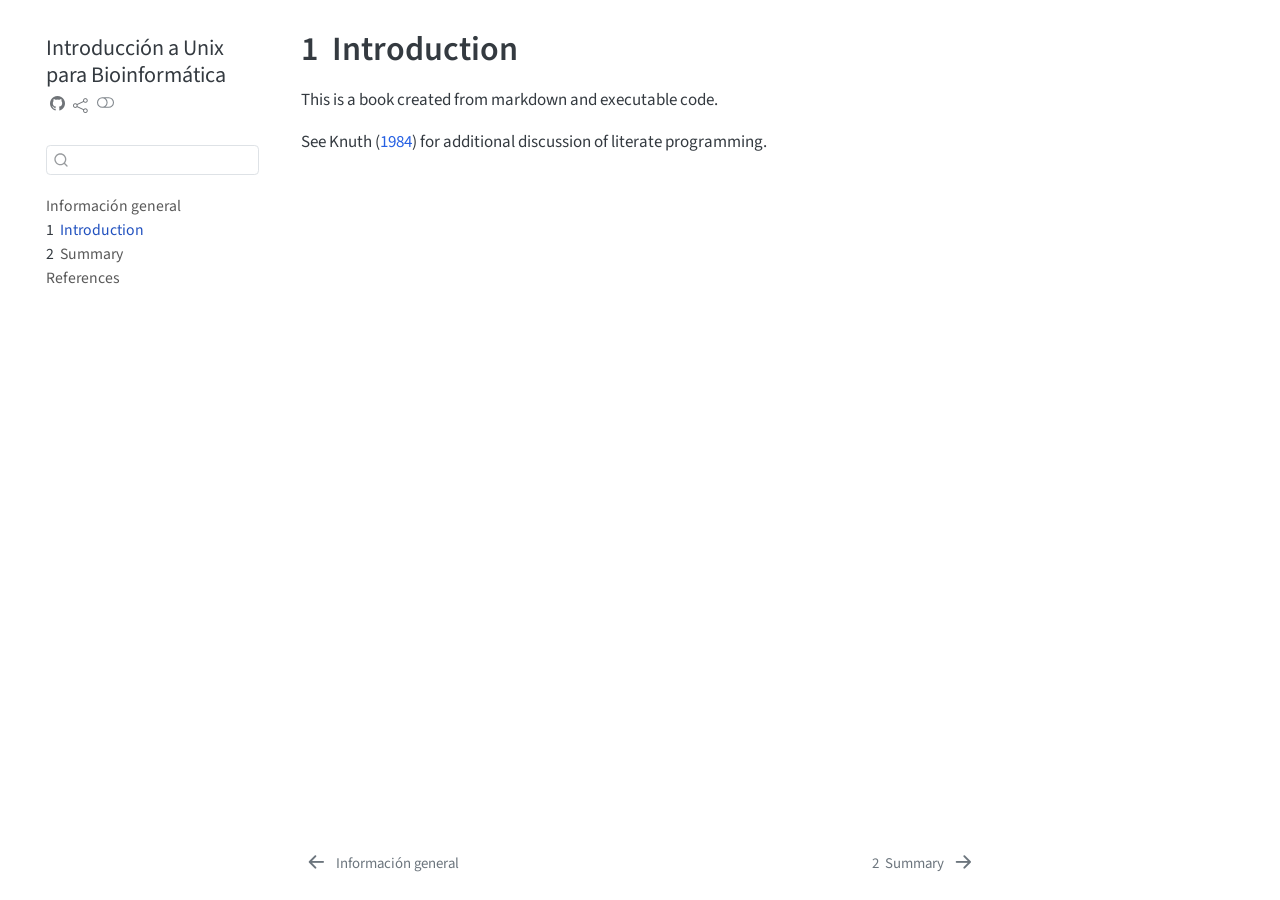
<file: _docs/intro.html>
<!DOCTYPE html>
<html xmlns="http://www.w3.org/1999/xhtml" lang="en" xml:lang="en"><head>

<meta charset="utf-8">
<meta name="generator" content="quarto-1.6.40">

<meta name="viewport" content="width=device-width, initial-scale=1.0, user-scalable=yes">


<title>1&nbsp; Introduction – Introducción a Unix para Bioinformática</title>
<style>
code{white-space: pre-wrap;}
span.smallcaps{font-variant: small-caps;}
div.columns{display: flex; gap: min(4vw, 1.5em);}
div.column{flex: auto; overflow-x: auto;}
div.hanging-indent{margin-left: 1.5em; text-indent: -1.5em;}
ul.task-list{list-style: none;}
ul.task-list li input[type="checkbox"] {
  width: 0.8em;
  margin: 0 0.8em 0.2em -1em; /* quarto-specific, see https://github.com/quarto-dev/quarto-cli/issues/4556 */ 
  vertical-align: middle;
}
/* CSS for citations */
div.csl-bib-body { }
div.csl-entry {
  clear: both;
  margin-bottom: 0em;
}
.hanging-indent div.csl-entry {
  margin-left:2em;
  text-indent:-2em;
}
div.csl-left-margin {
  min-width:2em;
  float:left;
}
div.csl-right-inline {
  margin-left:2em;
  padding-left:1em;
}
div.csl-indent {
  margin-left: 2em;
}</style>


<script src="site_libs/quarto-nav/quarto-nav.js"></script>
<script src="site_libs/quarto-nav/headroom.min.js"></script>
<script src="site_libs/clipboard/clipboard.min.js"></script>
<script src="site_libs/quarto-search/autocomplete.umd.js"></script>
<script src="site_libs/quarto-search/fuse.min.js"></script>
<script src="site_libs/quarto-search/quarto-search.js"></script>
<meta name="quarto:offset" content="./">
<link href="./summary.html" rel="next">
<link href="./index.html" rel="prev">
<link href="./images/LogoDavidAlberto.png" rel="icon" type="image/png">
<script src="site_libs/quarto-html/quarto.js"></script>
<script src="site_libs/quarto-html/popper.min.js"></script>
<script src="site_libs/quarto-html/tippy.umd.min.js"></script>
<script src="site_libs/quarto-html/anchor.min.js"></script>
<link href="site_libs/quarto-html/tippy.css" rel="stylesheet">
<link href="site_libs/quarto-html/quarto-syntax-highlighting-549806ee2085284f45b00abea8c6df48.css" rel="stylesheet" class="quarto-color-scheme" id="quarto-text-highlighting-styles">
<link href="site_libs/quarto-html/quarto-syntax-highlighting-dark-8ea72dc5fed832574809a9c94082fbbb.css" rel="prefetch" class="quarto-color-scheme quarto-color-alternate" id="quarto-text-highlighting-styles">
<script src="site_libs/bootstrap/bootstrap.min.js"></script>
<link href="site_libs/bootstrap/bootstrap-icons.css" rel="stylesheet">
<link href="site_libs/bootstrap/bootstrap-676a4cf67d3d9571e5d8445c1a0196c2.min.css" rel="stylesheet" append-hash="true" class="quarto-color-scheme" id="quarto-bootstrap" data-mode="light">
<link href="site_libs/bootstrap/bootstrap-dark-f5b120df93f135efa968972054afb89e.min.css" rel="prefetch" append-hash="true" class="quarto-color-scheme quarto-color-alternate" id="quarto-bootstrap" data-mode="dark">
<script id="quarto-search-options" type="application/json">{
  "location": "sidebar",
  "copy-button": false,
  "collapse-after": 3,
  "panel-placement": "start",
  "type": "textbox",
  "limit": 50,
  "keyboard-shortcut": [
    "f",
    "/",
    "s"
  ],
  "show-item-context": false,
  "language": {
    "search-no-results-text": "No results",
    "search-matching-documents-text": "matching documents",
    "search-copy-link-title": "Copy link to search",
    "search-hide-matches-text": "Hide additional matches",
    "search-more-match-text": "more match in this document",
    "search-more-matches-text": "more matches in this document",
    "search-clear-button-title": "Clear",
    "search-text-placeholder": "",
    "search-detached-cancel-button-title": "Cancel",
    "search-submit-button-title": "Submit",
    "search-label": "Search"
  }
}</script>


</head>

<body class="nav-sidebar floating">

<div id="quarto-search-results"></div>
  <header id="quarto-header" class="headroom fixed-top">
  <nav class="quarto-secondary-nav">
    <div class="container-fluid d-flex">
      <button type="button" class="quarto-btn-toggle btn" data-bs-toggle="collapse" role="button" data-bs-target=".quarto-sidebar-collapse-item" aria-controls="quarto-sidebar" aria-expanded="false" aria-label="Toggle sidebar navigation" onclick="if (window.quartoToggleHeadroom) { window.quartoToggleHeadroom(); }">
        <i class="bi bi-layout-text-sidebar-reverse"></i>
      </button>
        <nav class="quarto-page-breadcrumbs" aria-label="breadcrumb"><ol class="breadcrumb"><li class="breadcrumb-item"><a href="./intro.html"><span class="chapter-number">1</span>&nbsp; <span class="chapter-title">Introduction</span></a></li></ol></nav>
        <a class="flex-grow-1" role="navigation" data-bs-toggle="collapse" data-bs-target=".quarto-sidebar-collapse-item" aria-controls="quarto-sidebar" aria-expanded="false" aria-label="Toggle sidebar navigation" onclick="if (window.quartoToggleHeadroom) { window.quartoToggleHeadroom(); }">      
        </a>
      <button type="button" class="btn quarto-search-button" aria-label="Search" onclick="window.quartoOpenSearch();">
        <i class="bi bi-search"></i>
      </button>
    </div>
  </nav>
</header>
<!-- content -->
<div id="quarto-content" class="quarto-container page-columns page-rows-contents page-layout-article">
<!-- sidebar -->
  <nav id="quarto-sidebar" class="sidebar collapse collapse-horizontal quarto-sidebar-collapse-item sidebar-navigation floating overflow-auto">
    <div class="pt-lg-2 mt-2 text-left sidebar-header">
    <div class="sidebar-title mb-0 py-0">
      <a href="./">Introducción a Unix para Bioinformática</a> 
        <div class="sidebar-tools-main tools-wide">
    <a href="https://github.com/BioCode-Academy/Unix" title="Source Code" class="quarto-navigation-tool px-1" aria-label="Source Code"><i class="bi bi-github"></i></a>
    <div class="dropdown">
      <a href="" title="Share" id="quarto-navigation-tool-dropdown-0" class="quarto-navigation-tool dropdown-toggle px-1" data-bs-toggle="dropdown" aria-expanded="false" role="link" aria-label="Share"><i class="bi bi-share"></i></a>
      <ul class="dropdown-menu" aria-labelledby="quarto-navigation-tool-dropdown-0">
          <li>
            <a class="dropdown-item sidebar-tools-main-item" href="https://twitter.com/intent/tweet?url=|url|">
              <i class="bi bi-twitter pe-1"></i>
            Twitter
            </a>
          </li>
          <li>
            <a class="dropdown-item sidebar-tools-main-item" href="https://www.facebook.com/sharer/sharer.php?u=|url|">
              <i class="bi bi-facebook pe-1"></i>
            Facebook
            </a>
          </li>
          <li>
            <a class="dropdown-item sidebar-tools-main-item" href="https://www.linkedin.com/sharing/share-offsite/?url=|url|">
              <i class="bi bi-linkedin pe-1"></i>
            LinkedIn
            </a>
          </li>
      </ul>
    </div>
  <a href="" class="quarto-color-scheme-toggle quarto-navigation-tool  px-1" onclick="window.quartoToggleColorScheme(); return false;" title="Toggle dark mode"><i class="bi"></i></a>
</div>
    </div>
      </div>
        <div class="mt-2 flex-shrink-0 align-items-center">
        <div class="sidebar-search">
        <div id="quarto-search" class="" title="Search"></div>
        </div>
        </div>
    <div class="sidebar-menu-container"> 
    <ul class="list-unstyled mt-1">
        <li class="sidebar-item">
  <div class="sidebar-item-container"> 
  <a href="./index.html" class="sidebar-item-text sidebar-link">
 <span class="menu-text">Información general</span></a>
  </div>
</li>
        <li class="sidebar-item">
  <div class="sidebar-item-container"> 
  <a href="./intro.html" class="sidebar-item-text sidebar-link active">
 <span class="menu-text"><span class="chapter-number">1</span>&nbsp; <span class="chapter-title">Introduction</span></span></a>
  </div>
</li>
        <li class="sidebar-item">
  <div class="sidebar-item-container"> 
  <a href="./summary.html" class="sidebar-item-text sidebar-link">
 <span class="menu-text"><span class="chapter-number">2</span>&nbsp; <span class="chapter-title">Summary</span></span></a>
  </div>
</li>
        <li class="sidebar-item">
  <div class="sidebar-item-container"> 
  <a href="./references.html" class="sidebar-item-text sidebar-link">
 <span class="menu-text">References</span></a>
  </div>
</li>
    </ul>
    </div>
</nav>
<div id="quarto-sidebar-glass" class="quarto-sidebar-collapse-item" data-bs-toggle="collapse" data-bs-target=".quarto-sidebar-collapse-item"></div>
<!-- margin-sidebar -->
    <div id="quarto-margin-sidebar" class="sidebar margin-sidebar zindex-bottom">
        
    </div>
<!-- main -->
<main class="content" id="quarto-document-content">

<header id="title-block-header" class="quarto-title-block default">
<div class="quarto-title">
<h1 class="title"><span class="chapter-number">1</span>&nbsp; <span class="chapter-title">Introduction</span></h1>
</div>



<div class="quarto-title-meta">

    
  
    
  </div>
  


</header>


<p>This is a book created from markdown and executable code.</p>
<p>See <span class="citation" data-cites="knuth84">Knuth (<a href="references.html#ref-knuth84" role="doc-biblioref">1984</a>)</span> for additional discussion of literate programming.</p>


<div id="refs" class="references csl-bib-body hanging-indent" data-entry-spacing="0" role="list" style="display: none">
<div id="ref-knuth84" class="csl-entry" role="listitem">
Knuth, Donald E. 1984. <span>“Literate Programming.”</span> <em>Comput. J.</em> 27 (2): 97–111. <a href="https://doi.org/10.1093/comjnl/27.2.97">https://doi.org/10.1093/comjnl/27.2.97</a>.
</div>
</div>

</main> <!-- /main -->
<script id="quarto-html-after-body" type="application/javascript">
window.document.addEventListener("DOMContentLoaded", function (event) {
  const toggleBodyColorMode = (bsSheetEl) => {
    const mode = bsSheetEl.getAttribute("data-mode");
    const bodyEl = window.document.querySelector("body");
    if (mode === "dark") {
      bodyEl.classList.add("quarto-dark");
      bodyEl.classList.remove("quarto-light");
    } else {
      bodyEl.classList.add("quarto-light");
      bodyEl.classList.remove("quarto-dark");
    }
  }
  const toggleBodyColorPrimary = () => {
    const bsSheetEl = window.document.querySelector("link#quarto-bootstrap");
    if (bsSheetEl) {
      toggleBodyColorMode(bsSheetEl);
    }
  }
  toggleBodyColorPrimary();  
  const disableStylesheet = (stylesheets) => {
    for (let i=0; i < stylesheets.length; i++) {
      const stylesheet = stylesheets[i];
      stylesheet.rel = 'prefetch';
    }
  }
  const enableStylesheet = (stylesheets) => {
    for (let i=0; i < stylesheets.length; i++) {
      const stylesheet = stylesheets[i];
      stylesheet.rel = 'stylesheet';
    }
  }
  const manageTransitions = (selector, allowTransitions) => {
    const els = window.document.querySelectorAll(selector);
    for (let i=0; i < els.length; i++) {
      const el = els[i];
      if (allowTransitions) {
        el.classList.remove('notransition');
      } else {
        el.classList.add('notransition');
      }
    }
  }
  const toggleGiscusIfUsed = (isAlternate, darkModeDefault) => {
    const baseTheme = document.querySelector('#giscus-base-theme')?.value ?? 'light';
    const alternateTheme = document.querySelector('#giscus-alt-theme')?.value ?? 'dark';
    let newTheme = '';
    if(darkModeDefault) {
      newTheme = isAlternate ? baseTheme : alternateTheme;
    } else {
      newTheme = isAlternate ? alternateTheme : baseTheme;
    }
    const changeGiscusTheme = () => {
      // From: https://github.com/giscus/giscus/issues/336
      const sendMessage = (message) => {
        const iframe = document.querySelector('iframe.giscus-frame');
        if (!iframe) return;
        iframe.contentWindow.postMessage({ giscus: message }, 'https://giscus.app');
      }
      sendMessage({
        setConfig: {
          theme: newTheme
        }
      });
    }
    const isGiscussLoaded = window.document.querySelector('iframe.giscus-frame') !== null;
    if (isGiscussLoaded) {
      changeGiscusTheme();
    }
  }
  const toggleColorMode = (alternate) => {
    // Switch the stylesheets
    const alternateStylesheets = window.document.querySelectorAll('link.quarto-color-scheme.quarto-color-alternate');
    manageTransitions('#quarto-margin-sidebar .nav-link', false);
    if (alternate) {
      enableStylesheet(alternateStylesheets);
      for (const sheetNode of alternateStylesheets) {
        if (sheetNode.id === "quarto-bootstrap") {
          toggleBodyColorMode(sheetNode);
        }
      }
    } else {
      disableStylesheet(alternateStylesheets);
      toggleBodyColorPrimary();
    }
    manageTransitions('#quarto-margin-sidebar .nav-link', true);
    // Switch the toggles
    const toggles = window.document.querySelectorAll('.quarto-color-scheme-toggle');
    for (let i=0; i < toggles.length; i++) {
      const toggle = toggles[i];
      if (toggle) {
        if (alternate) {
          toggle.classList.add("alternate");     
        } else {
          toggle.classList.remove("alternate");
        }
      }
    }
    // Hack to workaround the fact that safari doesn't
    // properly recolor the scrollbar when toggling (#1455)
    if (navigator.userAgent.indexOf('Safari') > 0 && navigator.userAgent.indexOf('Chrome') == -1) {
      manageTransitions("body", false);
      window.scrollTo(0, 1);
      setTimeout(() => {
        window.scrollTo(0, 0);
        manageTransitions("body", true);
      }, 40);  
    }
  }
  const isFileUrl = () => { 
    return window.location.protocol === 'file:';
  }
  const hasAlternateSentinel = () => {  
    let styleSentinel = getColorSchemeSentinel();
    if (styleSentinel !== null) {
      return styleSentinel === "alternate";
    } else {
      return false;
    }
  }
  const setStyleSentinel = (alternate) => {
    const value = alternate ? "alternate" : "default";
    if (!isFileUrl()) {
      window.localStorage.setItem("quarto-color-scheme", value);
    } else {
      localAlternateSentinel = value;
    }
  }
  const getColorSchemeSentinel = () => {
    if (!isFileUrl()) {
      const storageValue = window.localStorage.getItem("quarto-color-scheme");
      return storageValue != null ? storageValue : localAlternateSentinel;
    } else {
      return localAlternateSentinel;
    }
  }
  const darkModeDefault = false;
  let localAlternateSentinel = darkModeDefault ? 'alternate' : 'default';
  // Dark / light mode switch
  window.quartoToggleColorScheme = () => {
    // Read the current dark / light value 
    let toAlternate = !hasAlternateSentinel();
    toggleColorMode(toAlternate);
    setStyleSentinel(toAlternate);
    toggleGiscusIfUsed(toAlternate, darkModeDefault);
  };
  // Ensure there is a toggle, if there isn't float one in the top right
  if (window.document.querySelector('.quarto-color-scheme-toggle') === null) {
    const a = window.document.createElement('a');
    a.classList.add('top-right');
    a.classList.add('quarto-color-scheme-toggle');
    a.href = "";
    a.onclick = function() { try { window.quartoToggleColorScheme(); } catch {} return false; };
    const i = window.document.createElement("i");
    i.classList.add('bi');
    a.appendChild(i);
    window.document.body.appendChild(a);
  }
  // Switch to dark mode if need be
  if (hasAlternateSentinel()) {
    toggleColorMode(true);
  } else {
    toggleColorMode(false);
  }
  const icon = "";
  const anchorJS = new window.AnchorJS();
  anchorJS.options = {
    placement: 'right',
    icon: icon
  };
  anchorJS.add('.anchored');
  const isCodeAnnotation = (el) => {
    for (const clz of el.classList) {
      if (clz.startsWith('code-annotation-')) {                     
        return true;
      }
    }
    return false;
  }
  const onCopySuccess = function(e) {
    // button target
    const button = e.trigger;
    // don't keep focus
    button.blur();
    // flash "checked"
    button.classList.add('code-copy-button-checked');
    var currentTitle = button.getAttribute("title");
    button.setAttribute("title", "Copied!");
    let tooltip;
    if (window.bootstrap) {
      button.setAttribute("data-bs-toggle", "tooltip");
      button.setAttribute("data-bs-placement", "left");
      button.setAttribute("data-bs-title", "Copied!");
      tooltip = new bootstrap.Tooltip(button, 
        { trigger: "manual", 
          customClass: "code-copy-button-tooltip",
          offset: [0, -8]});
      tooltip.show();    
    }
    setTimeout(function() {
      if (tooltip) {
        tooltip.hide();
        button.removeAttribute("data-bs-title");
        button.removeAttribute("data-bs-toggle");
        button.removeAttribute("data-bs-placement");
      }
      button.setAttribute("title", currentTitle);
      button.classList.remove('code-copy-button-checked');
    }, 1000);
    // clear code selection
    e.clearSelection();
  }
  const getTextToCopy = function(trigger) {
      const codeEl = trigger.previousElementSibling.cloneNode(true);
      for (const childEl of codeEl.children) {
        if (isCodeAnnotation(childEl)) {
          childEl.remove();
        }
      }
      return codeEl.innerText;
  }
  const clipboard = new window.ClipboardJS('.code-copy-button:not([data-in-quarto-modal])', {
    text: getTextToCopy
  });
  clipboard.on('success', onCopySuccess);
  if (window.document.getElementById('quarto-embedded-source-code-modal')) {
    const clipboardModal = new window.ClipboardJS('.code-copy-button[data-in-quarto-modal]', {
      text: getTextToCopy,
      container: window.document.getElementById('quarto-embedded-source-code-modal')
    });
    clipboardModal.on('success', onCopySuccess);
  }
    var localhostRegex = new RegExp(/^(?:http|https):\/\/localhost\:?[0-9]*\//);
    var mailtoRegex = new RegExp(/^mailto:/);
      var filterRegex = new RegExp("https:\/\/github\.com\/BioCode-Academy");
    var isInternal = (href) => {
        return filterRegex.test(href) || localhostRegex.test(href) || mailtoRegex.test(href);
    }
    // Inspect non-navigation links and adorn them if external
 	var links = window.document.querySelectorAll('a[href]:not(.nav-link):not(.navbar-brand):not(.toc-action):not(.sidebar-link):not(.sidebar-item-toggle):not(.pagination-link):not(.no-external):not([aria-hidden]):not(.dropdown-item):not(.quarto-navigation-tool):not(.about-link)');
    for (var i=0; i<links.length; i++) {
      const link = links[i];
      if (!isInternal(link.href)) {
        // undo the damage that might have been done by quarto-nav.js in the case of
        // links that we want to consider external
        if (link.dataset.originalHref !== undefined) {
          link.href = link.dataset.originalHref;
        }
      }
    }
  function tippyHover(el, contentFn, onTriggerFn, onUntriggerFn) {
    const config = {
      allowHTML: true,
      maxWidth: 500,
      delay: 100,
      arrow: false,
      appendTo: function(el) {
          return el.parentElement;
      },
      interactive: true,
      interactiveBorder: 10,
      theme: 'quarto',
      placement: 'bottom-start',
    };
    if (contentFn) {
      config.content = contentFn;
    }
    if (onTriggerFn) {
      config.onTrigger = onTriggerFn;
    }
    if (onUntriggerFn) {
      config.onUntrigger = onUntriggerFn;
    }
    window.tippy(el, config); 
  }
  const noterefs = window.document.querySelectorAll('a[role="doc-noteref"]');
  for (var i=0; i<noterefs.length; i++) {
    const ref = noterefs[i];
    tippyHover(ref, function() {
      // use id or data attribute instead here
      let href = ref.getAttribute('data-footnote-href') || ref.getAttribute('href');
      try { href = new URL(href).hash; } catch {}
      const id = href.replace(/^#\/?/, "");
      const note = window.document.getElementById(id);
      if (note) {
        return note.innerHTML;
      } else {
        return "";
      }
    });
  }
  const xrefs = window.document.querySelectorAll('a.quarto-xref');
  const processXRef = (id, note) => {
    // Strip column container classes
    const stripColumnClz = (el) => {
      el.classList.remove("page-full", "page-columns");
      if (el.children) {
        for (const child of el.children) {
          stripColumnClz(child);
        }
      }
    }
    stripColumnClz(note)
    if (id === null || id.startsWith('sec-')) {
      // Special case sections, only their first couple elements
      const container = document.createElement("div");
      if (note.children && note.children.length > 2) {
        container.appendChild(note.children[0].cloneNode(true));
        for (let i = 1; i < note.children.length; i++) {
          const child = note.children[i];
          if (child.tagName === "P" && child.innerText === "") {
            continue;
          } else {
            container.appendChild(child.cloneNode(true));
            break;
          }
        }
        if (window.Quarto?.typesetMath) {
          window.Quarto.typesetMath(container);
        }
        return container.innerHTML
      } else {
        if (window.Quarto?.typesetMath) {
          window.Quarto.typesetMath(note);
        }
        return note.innerHTML;
      }
    } else {
      // Remove any anchor links if they are present
      const anchorLink = note.querySelector('a.anchorjs-link');
      if (anchorLink) {
        anchorLink.remove();
      }
      if (window.Quarto?.typesetMath) {
        window.Quarto.typesetMath(note);
      }
      if (note.classList.contains("callout")) {
        return note.outerHTML;
      } else {
        return note.innerHTML;
      }
    }
  }
  for (var i=0; i<xrefs.length; i++) {
    const xref = xrefs[i];
    tippyHover(xref, undefined, function(instance) {
      instance.disable();
      let url = xref.getAttribute('href');
      let hash = undefined; 
      if (url.startsWith('#')) {
        hash = url;
      } else {
        try { hash = new URL(url).hash; } catch {}
      }
      if (hash) {
        const id = hash.replace(/^#\/?/, "");
        const note = window.document.getElementById(id);
        if (note !== null) {
          try {
            const html = processXRef(id, note.cloneNode(true));
            instance.setContent(html);
          } finally {
            instance.enable();
            instance.show();
          }
        } else {
          // See if we can fetch this
          fetch(url.split('#')[0])
          .then(res => res.text())
          .then(html => {
            const parser = new DOMParser();
            const htmlDoc = parser.parseFromString(html, "text/html");
            const note = htmlDoc.getElementById(id);
            if (note !== null) {
              const html = processXRef(id, note);
              instance.setContent(html);
            } 
          }).finally(() => {
            instance.enable();
            instance.show();
          });
        }
      } else {
        // See if we can fetch a full url (with no hash to target)
        // This is a special case and we should probably do some content thinning / targeting
        fetch(url)
        .then(res => res.text())
        .then(html => {
          const parser = new DOMParser();
          const htmlDoc = parser.parseFromString(html, "text/html");
          const note = htmlDoc.querySelector('main.content');
          if (note !== null) {
            // This should only happen for chapter cross references
            // (since there is no id in the URL)
            // remove the first header
            if (note.children.length > 0 && note.children[0].tagName === "HEADER") {
              note.children[0].remove();
            }
            const html = processXRef(null, note);
            instance.setContent(html);
          } 
        }).finally(() => {
          instance.enable();
          instance.show();
        });
      }
    }, function(instance) {
    });
  }
      let selectedAnnoteEl;
      const selectorForAnnotation = ( cell, annotation) => {
        let cellAttr = 'data-code-cell="' + cell + '"';
        let lineAttr = 'data-code-annotation="' +  annotation + '"';
        const selector = 'span[' + cellAttr + '][' + lineAttr + ']';
        return selector;
      }
      const selectCodeLines = (annoteEl) => {
        const doc = window.document;
        const targetCell = annoteEl.getAttribute("data-target-cell");
        const targetAnnotation = annoteEl.getAttribute("data-target-annotation");
        const annoteSpan = window.document.querySelector(selectorForAnnotation(targetCell, targetAnnotation));
        const lines = annoteSpan.getAttribute("data-code-lines").split(",");
        const lineIds = lines.map((line) => {
          return targetCell + "-" + line;
        })
        let top = null;
        let height = null;
        let parent = null;
        if (lineIds.length > 0) {
            //compute the position of the single el (top and bottom and make a div)
            const el = window.document.getElementById(lineIds[0]);
            top = el.offsetTop;
            height = el.offsetHeight;
            parent = el.parentElement.parentElement;
          if (lineIds.length > 1) {
            const lastEl = window.document.getElementById(lineIds[lineIds.length - 1]);
            const bottom = lastEl.offsetTop + lastEl.offsetHeight;
            height = bottom - top;
          }
          if (top !== null && height !== null && parent !== null) {
            // cook up a div (if necessary) and position it 
            let div = window.document.getElementById("code-annotation-line-highlight");
            if (div === null) {
              div = window.document.createElement("div");
              div.setAttribute("id", "code-annotation-line-highlight");
              div.style.position = 'absolute';
              parent.appendChild(div);
            }
            div.style.top = top - 2 + "px";
            div.style.height = height + 4 + "px";
            div.style.left = 0;
            let gutterDiv = window.document.getElementById("code-annotation-line-highlight-gutter");
            if (gutterDiv === null) {
              gutterDiv = window.document.createElement("div");
              gutterDiv.setAttribute("id", "code-annotation-line-highlight-gutter");
              gutterDiv.style.position = 'absolute';
              const codeCell = window.document.getElementById(targetCell);
              const gutter = codeCell.querySelector('.code-annotation-gutter');
              gutter.appendChild(gutterDiv);
            }
            gutterDiv.style.top = top - 2 + "px";
            gutterDiv.style.height = height + 4 + "px";
          }
          selectedAnnoteEl = annoteEl;
        }
      };
      const unselectCodeLines = () => {
        const elementsIds = ["code-annotation-line-highlight", "code-annotation-line-highlight-gutter"];
        elementsIds.forEach((elId) => {
          const div = window.document.getElementById(elId);
          if (div) {
            div.remove();
          }
        });
        selectedAnnoteEl = undefined;
      };
        // Handle positioning of the toggle
    window.addEventListener(
      "resize",
      throttle(() => {
        elRect = undefined;
        if (selectedAnnoteEl) {
          selectCodeLines(selectedAnnoteEl);
        }
      }, 10)
    );
    function throttle(fn, ms) {
    let throttle = false;
    let timer;
      return (...args) => {
        if(!throttle) { // first call gets through
            fn.apply(this, args);
            throttle = true;
        } else { // all the others get throttled
            if(timer) clearTimeout(timer); // cancel #2
            timer = setTimeout(() => {
              fn.apply(this, args);
              timer = throttle = false;
            }, ms);
        }
      };
    }
      // Attach click handler to the DT
      const annoteDls = window.document.querySelectorAll('dt[data-target-cell]');
      for (const annoteDlNode of annoteDls) {
        annoteDlNode.addEventListener('click', (event) => {
          const clickedEl = event.target;
          if (clickedEl !== selectedAnnoteEl) {
            unselectCodeLines();
            const activeEl = window.document.querySelector('dt[data-target-cell].code-annotation-active');
            if (activeEl) {
              activeEl.classList.remove('code-annotation-active');
            }
            selectCodeLines(clickedEl);
            clickedEl.classList.add('code-annotation-active');
          } else {
            // Unselect the line
            unselectCodeLines();
            clickedEl.classList.remove('code-annotation-active');
          }
        });
      }
  const findCites = (el) => {
    const parentEl = el.parentElement;
    if (parentEl) {
      const cites = parentEl.dataset.cites;
      if (cites) {
        return {
          el,
          cites: cites.split(' ')
        };
      } else {
        return findCites(el.parentElement)
      }
    } else {
      return undefined;
    }
  };
  var bibliorefs = window.document.querySelectorAll('a[role="doc-biblioref"]');
  for (var i=0; i<bibliorefs.length; i++) {
    const ref = bibliorefs[i];
    const citeInfo = findCites(ref);
    if (citeInfo) {
      tippyHover(citeInfo.el, function() {
        var popup = window.document.createElement('div');
        citeInfo.cites.forEach(function(cite) {
          var citeDiv = window.document.createElement('div');
          citeDiv.classList.add('hanging-indent');
          citeDiv.classList.add('csl-entry');
          var biblioDiv = window.document.getElementById('ref-' + cite);
          if (biblioDiv) {
            citeDiv.innerHTML = biblioDiv.innerHTML;
          }
          popup.appendChild(citeDiv);
        });
        return popup.innerHTML;
      });
    }
  }
});
</script>
<nav class="page-navigation">
  <div class="nav-page nav-page-previous">
      <a href="./index.html" class="pagination-link" aria-label="Información general">
        <i class="bi bi-arrow-left-short"></i> <span class="nav-page-text">Información general</span>
      </a>          
  </div>
  <div class="nav-page nav-page-next">
      <a href="./summary.html" class="pagination-link" aria-label="Summary">
        <span class="nav-page-text"><span class="chapter-number">2</span>&nbsp; <span class="chapter-title">Summary</span></span> <i class="bi bi-arrow-right-short"></i>
      </a>
  </div>
</nav>
</div> <!-- /content -->




</body></html>
</file>
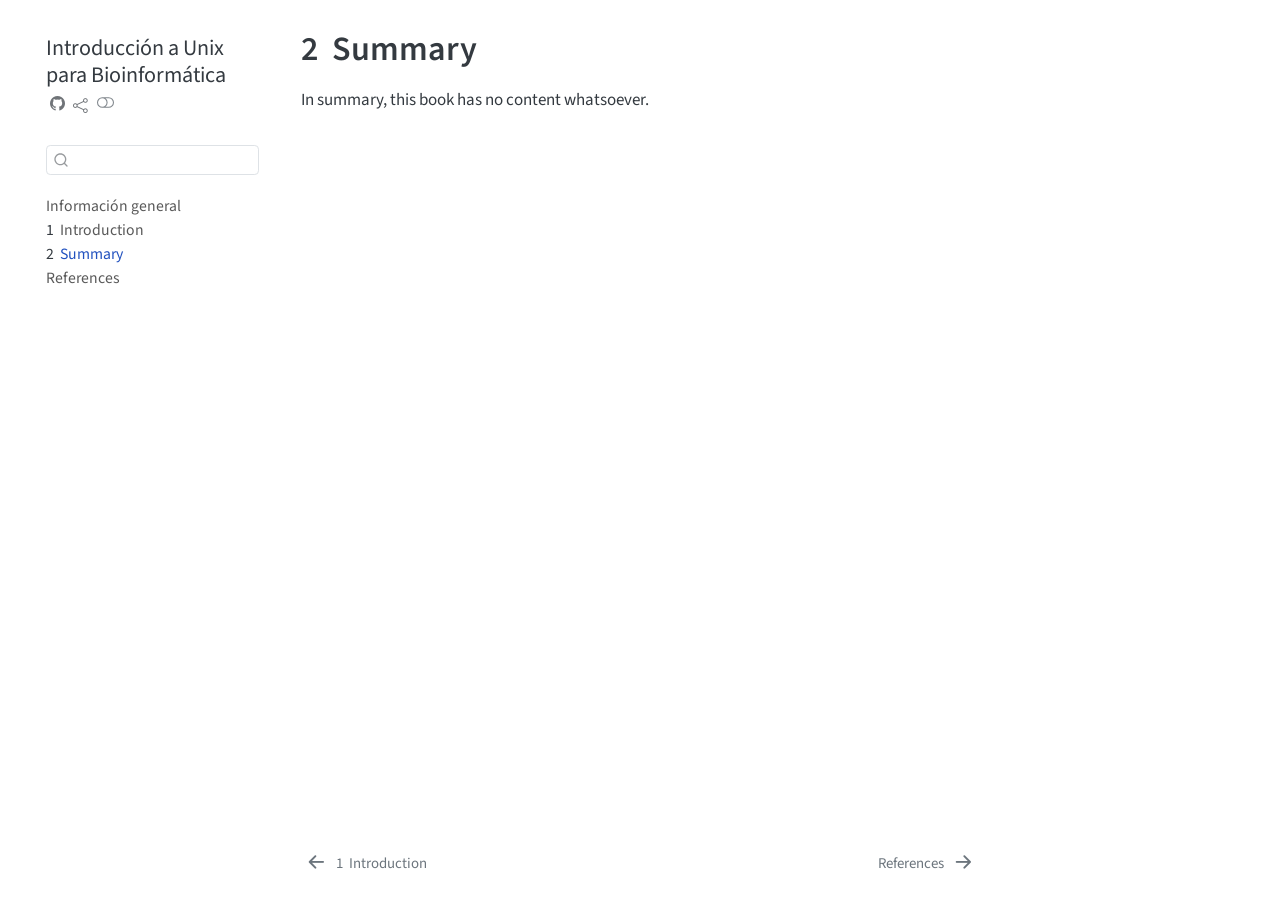
<file: _docs/summary.html>
<!DOCTYPE html>
<html xmlns="http://www.w3.org/1999/xhtml" lang="en" xml:lang="en"><head>

<meta charset="utf-8">
<meta name="generator" content="quarto-1.6.40">

<meta name="viewport" content="width=device-width, initial-scale=1.0, user-scalable=yes">


<title>2&nbsp; Summary – Introducción a Unix para Bioinformática</title>
<style>
code{white-space: pre-wrap;}
span.smallcaps{font-variant: small-caps;}
div.columns{display: flex; gap: min(4vw, 1.5em);}
div.column{flex: auto; overflow-x: auto;}
div.hanging-indent{margin-left: 1.5em; text-indent: -1.5em;}
ul.task-list{list-style: none;}
ul.task-list li input[type="checkbox"] {
  width: 0.8em;
  margin: 0 0.8em 0.2em -1em; /* quarto-specific, see https://github.com/quarto-dev/quarto-cli/issues/4556 */ 
  vertical-align: middle;
}
</style>


<script src="site_libs/quarto-nav/quarto-nav.js"></script>
<script src="site_libs/quarto-nav/headroom.min.js"></script>
<script src="site_libs/clipboard/clipboard.min.js"></script>
<script src="site_libs/quarto-search/autocomplete.umd.js"></script>
<script src="site_libs/quarto-search/fuse.min.js"></script>
<script src="site_libs/quarto-search/quarto-search.js"></script>
<meta name="quarto:offset" content="./">
<link href="./references.html" rel="next">
<link href="./intro.html" rel="prev">
<link href="./images/LogoDavidAlberto.png" rel="icon" type="image/png">
<script src="site_libs/quarto-html/quarto.js"></script>
<script src="site_libs/quarto-html/popper.min.js"></script>
<script src="site_libs/quarto-html/tippy.umd.min.js"></script>
<script src="site_libs/quarto-html/anchor.min.js"></script>
<link href="site_libs/quarto-html/tippy.css" rel="stylesheet">
<link href="site_libs/quarto-html/quarto-syntax-highlighting-549806ee2085284f45b00abea8c6df48.css" rel="stylesheet" class="quarto-color-scheme" id="quarto-text-highlighting-styles">
<link href="site_libs/quarto-html/quarto-syntax-highlighting-dark-8ea72dc5fed832574809a9c94082fbbb.css" rel="prefetch" class="quarto-color-scheme quarto-color-alternate" id="quarto-text-highlighting-styles">
<script src="site_libs/bootstrap/bootstrap.min.js"></script>
<link href="site_libs/bootstrap/bootstrap-icons.css" rel="stylesheet">
<link href="site_libs/bootstrap/bootstrap-676a4cf67d3d9571e5d8445c1a0196c2.min.css" rel="stylesheet" append-hash="true" class="quarto-color-scheme" id="quarto-bootstrap" data-mode="light">
<link href="site_libs/bootstrap/bootstrap-dark-f5b120df93f135efa968972054afb89e.min.css" rel="prefetch" append-hash="true" class="quarto-color-scheme quarto-color-alternate" id="quarto-bootstrap" data-mode="dark">
<script id="quarto-search-options" type="application/json">{
  "location": "sidebar",
  "copy-button": false,
  "collapse-after": 3,
  "panel-placement": "start",
  "type": "textbox",
  "limit": 50,
  "keyboard-shortcut": [
    "f",
    "/",
    "s"
  ],
  "show-item-context": false,
  "language": {
    "search-no-results-text": "No results",
    "search-matching-documents-text": "matching documents",
    "search-copy-link-title": "Copy link to search",
    "search-hide-matches-text": "Hide additional matches",
    "search-more-match-text": "more match in this document",
    "search-more-matches-text": "more matches in this document",
    "search-clear-button-title": "Clear",
    "search-text-placeholder": "",
    "search-detached-cancel-button-title": "Cancel",
    "search-submit-button-title": "Submit",
    "search-label": "Search"
  }
}</script>


</head>

<body class="nav-sidebar floating">

<div id="quarto-search-results"></div>
  <header id="quarto-header" class="headroom fixed-top">
  <nav class="quarto-secondary-nav">
    <div class="container-fluid d-flex">
      <button type="button" class="quarto-btn-toggle btn" data-bs-toggle="collapse" role="button" data-bs-target=".quarto-sidebar-collapse-item" aria-controls="quarto-sidebar" aria-expanded="false" aria-label="Toggle sidebar navigation" onclick="if (window.quartoToggleHeadroom) { window.quartoToggleHeadroom(); }">
        <i class="bi bi-layout-text-sidebar-reverse"></i>
      </button>
        <nav class="quarto-page-breadcrumbs" aria-label="breadcrumb"><ol class="breadcrumb"><li class="breadcrumb-item"><a href="./summary.html"><span class="chapter-number">2</span>&nbsp; <span class="chapter-title">Summary</span></a></li></ol></nav>
        <a class="flex-grow-1" role="navigation" data-bs-toggle="collapse" data-bs-target=".quarto-sidebar-collapse-item" aria-controls="quarto-sidebar" aria-expanded="false" aria-label="Toggle sidebar navigation" onclick="if (window.quartoToggleHeadroom) { window.quartoToggleHeadroom(); }">      
        </a>
      <button type="button" class="btn quarto-search-button" aria-label="Search" onclick="window.quartoOpenSearch();">
        <i class="bi bi-search"></i>
      </button>
    </div>
  </nav>
</header>
<!-- content -->
<div id="quarto-content" class="quarto-container page-columns page-rows-contents page-layout-article">
<!-- sidebar -->
  <nav id="quarto-sidebar" class="sidebar collapse collapse-horizontal quarto-sidebar-collapse-item sidebar-navigation floating overflow-auto">
    <div class="pt-lg-2 mt-2 text-left sidebar-header">
    <div class="sidebar-title mb-0 py-0">
      <a href="./">Introducción a Unix para Bioinformática</a> 
        <div class="sidebar-tools-main tools-wide">
    <a href="https://github.com/BioCode-Academy/Unix" title="Source Code" class="quarto-navigation-tool px-1" aria-label="Source Code"><i class="bi bi-github"></i></a>
    <div class="dropdown">
      <a href="" title="Share" id="quarto-navigation-tool-dropdown-0" class="quarto-navigation-tool dropdown-toggle px-1" data-bs-toggle="dropdown" aria-expanded="false" role="link" aria-label="Share"><i class="bi bi-share"></i></a>
      <ul class="dropdown-menu" aria-labelledby="quarto-navigation-tool-dropdown-0">
          <li>
            <a class="dropdown-item sidebar-tools-main-item" href="https://twitter.com/intent/tweet?url=|url|">
              <i class="bi bi-twitter pe-1"></i>
            Twitter
            </a>
          </li>
          <li>
            <a class="dropdown-item sidebar-tools-main-item" href="https://www.facebook.com/sharer/sharer.php?u=|url|">
              <i class="bi bi-facebook pe-1"></i>
            Facebook
            </a>
          </li>
          <li>
            <a class="dropdown-item sidebar-tools-main-item" href="https://www.linkedin.com/sharing/share-offsite/?url=|url|">
              <i class="bi bi-linkedin pe-1"></i>
            LinkedIn
            </a>
          </li>
      </ul>
    </div>
  <a href="" class="quarto-color-scheme-toggle quarto-navigation-tool  px-1" onclick="window.quartoToggleColorScheme(); return false;" title="Toggle dark mode"><i class="bi"></i></a>
</div>
    </div>
      </div>
        <div class="mt-2 flex-shrink-0 align-items-center">
        <div class="sidebar-search">
        <div id="quarto-search" class="" title="Search"></div>
        </div>
        </div>
    <div class="sidebar-menu-container"> 
    <ul class="list-unstyled mt-1">
        <li class="sidebar-item">
  <div class="sidebar-item-container"> 
  <a href="./index.html" class="sidebar-item-text sidebar-link">
 <span class="menu-text">Información general</span></a>
  </div>
</li>
        <li class="sidebar-item">
  <div class="sidebar-item-container"> 
  <a href="./intro.html" class="sidebar-item-text sidebar-link">
 <span class="menu-text"><span class="chapter-number">1</span>&nbsp; <span class="chapter-title">Introduction</span></span></a>
  </div>
</li>
        <li class="sidebar-item">
  <div class="sidebar-item-container"> 
  <a href="./summary.html" class="sidebar-item-text sidebar-link active">
 <span class="menu-text"><span class="chapter-number">2</span>&nbsp; <span class="chapter-title">Summary</span></span></a>
  </div>
</li>
        <li class="sidebar-item">
  <div class="sidebar-item-container"> 
  <a href="./references.html" class="sidebar-item-text sidebar-link">
 <span class="menu-text">References</span></a>
  </div>
</li>
    </ul>
    </div>
</nav>
<div id="quarto-sidebar-glass" class="quarto-sidebar-collapse-item" data-bs-toggle="collapse" data-bs-target=".quarto-sidebar-collapse-item"></div>
<!-- margin-sidebar -->
    <div id="quarto-margin-sidebar" class="sidebar margin-sidebar zindex-bottom">
        
    </div>
<!-- main -->
<main class="content" id="quarto-document-content">

<header id="title-block-header" class="quarto-title-block default">
<div class="quarto-title">
<h1 class="title"><span class="chapter-number">2</span>&nbsp; <span class="chapter-title">Summary</span></h1>
</div>



<div class="quarto-title-meta">

    
  
    
  </div>
  


</header>


<p>In summary, this book has no content whatsoever.</p>



</main> <!-- /main -->
<script id="quarto-html-after-body" type="application/javascript">
window.document.addEventListener("DOMContentLoaded", function (event) {
  const toggleBodyColorMode = (bsSheetEl) => {
    const mode = bsSheetEl.getAttribute("data-mode");
    const bodyEl = window.document.querySelector("body");
    if (mode === "dark") {
      bodyEl.classList.add("quarto-dark");
      bodyEl.classList.remove("quarto-light");
    } else {
      bodyEl.classList.add("quarto-light");
      bodyEl.classList.remove("quarto-dark");
    }
  }
  const toggleBodyColorPrimary = () => {
    const bsSheetEl = window.document.querySelector("link#quarto-bootstrap");
    if (bsSheetEl) {
      toggleBodyColorMode(bsSheetEl);
    }
  }
  toggleBodyColorPrimary();  
  const disableStylesheet = (stylesheets) => {
    for (let i=0; i < stylesheets.length; i++) {
      const stylesheet = stylesheets[i];
      stylesheet.rel = 'prefetch';
    }
  }
  const enableStylesheet = (stylesheets) => {
    for (let i=0; i < stylesheets.length; i++) {
      const stylesheet = stylesheets[i];
      stylesheet.rel = 'stylesheet';
    }
  }
  const manageTransitions = (selector, allowTransitions) => {
    const els = window.document.querySelectorAll(selector);
    for (let i=0; i < els.length; i++) {
      const el = els[i];
      if (allowTransitions) {
        el.classList.remove('notransition');
      } else {
        el.classList.add('notransition');
      }
    }
  }
  const toggleGiscusIfUsed = (isAlternate, darkModeDefault) => {
    const baseTheme = document.querySelector('#giscus-base-theme')?.value ?? 'light';
    const alternateTheme = document.querySelector('#giscus-alt-theme')?.value ?? 'dark';
    let newTheme = '';
    if(darkModeDefault) {
      newTheme = isAlternate ? baseTheme : alternateTheme;
    } else {
      newTheme = isAlternate ? alternateTheme : baseTheme;
    }
    const changeGiscusTheme = () => {
      // From: https://github.com/giscus/giscus/issues/336
      const sendMessage = (message) => {
        const iframe = document.querySelector('iframe.giscus-frame');
        if (!iframe) return;
        iframe.contentWindow.postMessage({ giscus: message }, 'https://giscus.app');
      }
      sendMessage({
        setConfig: {
          theme: newTheme
        }
      });
    }
    const isGiscussLoaded = window.document.querySelector('iframe.giscus-frame') !== null;
    if (isGiscussLoaded) {
      changeGiscusTheme();
    }
  }
  const toggleColorMode = (alternate) => {
    // Switch the stylesheets
    const alternateStylesheets = window.document.querySelectorAll('link.quarto-color-scheme.quarto-color-alternate');
    manageTransitions('#quarto-margin-sidebar .nav-link', false);
    if (alternate) {
      enableStylesheet(alternateStylesheets);
      for (const sheetNode of alternateStylesheets) {
        if (sheetNode.id === "quarto-bootstrap") {
          toggleBodyColorMode(sheetNode);
        }
      }
    } else {
      disableStylesheet(alternateStylesheets);
      toggleBodyColorPrimary();
    }
    manageTransitions('#quarto-margin-sidebar .nav-link', true);
    // Switch the toggles
    const toggles = window.document.querySelectorAll('.quarto-color-scheme-toggle');
    for (let i=0; i < toggles.length; i++) {
      const toggle = toggles[i];
      if (toggle) {
        if (alternate) {
          toggle.classList.add("alternate");     
        } else {
          toggle.classList.remove("alternate");
        }
      }
    }
    // Hack to workaround the fact that safari doesn't
    // properly recolor the scrollbar when toggling (#1455)
    if (navigator.userAgent.indexOf('Safari') > 0 && navigator.userAgent.indexOf('Chrome') == -1) {
      manageTransitions("body", false);
      window.scrollTo(0, 1);
      setTimeout(() => {
        window.scrollTo(0, 0);
        manageTransitions("body", true);
      }, 40);  
    }
  }
  const isFileUrl = () => { 
    return window.location.protocol === 'file:';
  }
  const hasAlternateSentinel = () => {  
    let styleSentinel = getColorSchemeSentinel();
    if (styleSentinel !== null) {
      return styleSentinel === "alternate";
    } else {
      return false;
    }
  }
  const setStyleSentinel = (alternate) => {
    const value = alternate ? "alternate" : "default";
    if (!isFileUrl()) {
      window.localStorage.setItem("quarto-color-scheme", value);
    } else {
      localAlternateSentinel = value;
    }
  }
  const getColorSchemeSentinel = () => {
    if (!isFileUrl()) {
      const storageValue = window.localStorage.getItem("quarto-color-scheme");
      return storageValue != null ? storageValue : localAlternateSentinel;
    } else {
      return localAlternateSentinel;
    }
  }
  const darkModeDefault = false;
  let localAlternateSentinel = darkModeDefault ? 'alternate' : 'default';
  // Dark / light mode switch
  window.quartoToggleColorScheme = () => {
    // Read the current dark / light value 
    let toAlternate = !hasAlternateSentinel();
    toggleColorMode(toAlternate);
    setStyleSentinel(toAlternate);
    toggleGiscusIfUsed(toAlternate, darkModeDefault);
  };
  // Ensure there is a toggle, if there isn't float one in the top right
  if (window.document.querySelector('.quarto-color-scheme-toggle') === null) {
    const a = window.document.createElement('a');
    a.classList.add('top-right');
    a.classList.add('quarto-color-scheme-toggle');
    a.href = "";
    a.onclick = function() { try { window.quartoToggleColorScheme(); } catch {} return false; };
    const i = window.document.createElement("i");
    i.classList.add('bi');
    a.appendChild(i);
    window.document.body.appendChild(a);
  }
  // Switch to dark mode if need be
  if (hasAlternateSentinel()) {
    toggleColorMode(true);
  } else {
    toggleColorMode(false);
  }
  const icon = "";
  const anchorJS = new window.AnchorJS();
  anchorJS.options = {
    placement: 'right',
    icon: icon
  };
  anchorJS.add('.anchored');
  const isCodeAnnotation = (el) => {
    for (const clz of el.classList) {
      if (clz.startsWith('code-annotation-')) {                     
        return true;
      }
    }
    return false;
  }
  const onCopySuccess = function(e) {
    // button target
    const button = e.trigger;
    // don't keep focus
    button.blur();
    // flash "checked"
    button.classList.add('code-copy-button-checked');
    var currentTitle = button.getAttribute("title");
    button.setAttribute("title", "Copied!");
    let tooltip;
    if (window.bootstrap) {
      button.setAttribute("data-bs-toggle", "tooltip");
      button.setAttribute("data-bs-placement", "left");
      button.setAttribute("data-bs-title", "Copied!");
      tooltip = new bootstrap.Tooltip(button, 
        { trigger: "manual", 
          customClass: "code-copy-button-tooltip",
          offset: [0, -8]});
      tooltip.show();    
    }
    setTimeout(function() {
      if (tooltip) {
        tooltip.hide();
        button.removeAttribute("data-bs-title");
        button.removeAttribute("data-bs-toggle");
        button.removeAttribute("data-bs-placement");
      }
      button.setAttribute("title", currentTitle);
      button.classList.remove('code-copy-button-checked');
    }, 1000);
    // clear code selection
    e.clearSelection();
  }
  const getTextToCopy = function(trigger) {
      const codeEl = trigger.previousElementSibling.cloneNode(true);
      for (const childEl of codeEl.children) {
        if (isCodeAnnotation(childEl)) {
          childEl.remove();
        }
      }
      return codeEl.innerText;
  }
  const clipboard = new window.ClipboardJS('.code-copy-button:not([data-in-quarto-modal])', {
    text: getTextToCopy
  });
  clipboard.on('success', onCopySuccess);
  if (window.document.getElementById('quarto-embedded-source-code-modal')) {
    const clipboardModal = new window.ClipboardJS('.code-copy-button[data-in-quarto-modal]', {
      text: getTextToCopy,
      container: window.document.getElementById('quarto-embedded-source-code-modal')
    });
    clipboardModal.on('success', onCopySuccess);
  }
    var localhostRegex = new RegExp(/^(?:http|https):\/\/localhost\:?[0-9]*\//);
    var mailtoRegex = new RegExp(/^mailto:/);
      var filterRegex = new RegExp("https:\/\/github\.com\/BioCode-Academy");
    var isInternal = (href) => {
        return filterRegex.test(href) || localhostRegex.test(href) || mailtoRegex.test(href);
    }
    // Inspect non-navigation links and adorn them if external
 	var links = window.document.querySelectorAll('a[href]:not(.nav-link):not(.navbar-brand):not(.toc-action):not(.sidebar-link):not(.sidebar-item-toggle):not(.pagination-link):not(.no-external):not([aria-hidden]):not(.dropdown-item):not(.quarto-navigation-tool):not(.about-link)');
    for (var i=0; i<links.length; i++) {
      const link = links[i];
      if (!isInternal(link.href)) {
        // undo the damage that might have been done by quarto-nav.js in the case of
        // links that we want to consider external
        if (link.dataset.originalHref !== undefined) {
          link.href = link.dataset.originalHref;
        }
      }
    }
  function tippyHover(el, contentFn, onTriggerFn, onUntriggerFn) {
    const config = {
      allowHTML: true,
      maxWidth: 500,
      delay: 100,
      arrow: false,
      appendTo: function(el) {
          return el.parentElement;
      },
      interactive: true,
      interactiveBorder: 10,
      theme: 'quarto',
      placement: 'bottom-start',
    };
    if (contentFn) {
      config.content = contentFn;
    }
    if (onTriggerFn) {
      config.onTrigger = onTriggerFn;
    }
    if (onUntriggerFn) {
      config.onUntrigger = onUntriggerFn;
    }
    window.tippy(el, config); 
  }
  const noterefs = window.document.querySelectorAll('a[role="doc-noteref"]');
  for (var i=0; i<noterefs.length; i++) {
    const ref = noterefs[i];
    tippyHover(ref, function() {
      // use id or data attribute instead here
      let href = ref.getAttribute('data-footnote-href') || ref.getAttribute('href');
      try { href = new URL(href).hash; } catch {}
      const id = href.replace(/^#\/?/, "");
      const note = window.document.getElementById(id);
      if (note) {
        return note.innerHTML;
      } else {
        return "";
      }
    });
  }
  const xrefs = window.document.querySelectorAll('a.quarto-xref');
  const processXRef = (id, note) => {
    // Strip column container classes
    const stripColumnClz = (el) => {
      el.classList.remove("page-full", "page-columns");
      if (el.children) {
        for (const child of el.children) {
          stripColumnClz(child);
        }
      }
    }
    stripColumnClz(note)
    if (id === null || id.startsWith('sec-')) {
      // Special case sections, only their first couple elements
      const container = document.createElement("div");
      if (note.children && note.children.length > 2) {
        container.appendChild(note.children[0].cloneNode(true));
        for (let i = 1; i < note.children.length; i++) {
          const child = note.children[i];
          if (child.tagName === "P" && child.innerText === "") {
            continue;
          } else {
            container.appendChild(child.cloneNode(true));
            break;
          }
        }
        if (window.Quarto?.typesetMath) {
          window.Quarto.typesetMath(container);
        }
        return container.innerHTML
      } else {
        if (window.Quarto?.typesetMath) {
          window.Quarto.typesetMath(note);
        }
        return note.innerHTML;
      }
    } else {
      // Remove any anchor links if they are present
      const anchorLink = note.querySelector('a.anchorjs-link');
      if (anchorLink) {
        anchorLink.remove();
      }
      if (window.Quarto?.typesetMath) {
        window.Quarto.typesetMath(note);
      }
      if (note.classList.contains("callout")) {
        return note.outerHTML;
      } else {
        return note.innerHTML;
      }
    }
  }
  for (var i=0; i<xrefs.length; i++) {
    const xref = xrefs[i];
    tippyHover(xref, undefined, function(instance) {
      instance.disable();
      let url = xref.getAttribute('href');
      let hash = undefined; 
      if (url.startsWith('#')) {
        hash = url;
      } else {
        try { hash = new URL(url).hash; } catch {}
      }
      if (hash) {
        const id = hash.replace(/^#\/?/, "");
        const note = window.document.getElementById(id);
        if (note !== null) {
          try {
            const html = processXRef(id, note.cloneNode(true));
            instance.setContent(html);
          } finally {
            instance.enable();
            instance.show();
          }
        } else {
          // See if we can fetch this
          fetch(url.split('#')[0])
          .then(res => res.text())
          .then(html => {
            const parser = new DOMParser();
            const htmlDoc = parser.parseFromString(html, "text/html");
            const note = htmlDoc.getElementById(id);
            if (note !== null) {
              const html = processXRef(id, note);
              instance.setContent(html);
            } 
          }).finally(() => {
            instance.enable();
            instance.show();
          });
        }
      } else {
        // See if we can fetch a full url (with no hash to target)
        // This is a special case and we should probably do some content thinning / targeting
        fetch(url)
        .then(res => res.text())
        .then(html => {
          const parser = new DOMParser();
          const htmlDoc = parser.parseFromString(html, "text/html");
          const note = htmlDoc.querySelector('main.content');
          if (note !== null) {
            // This should only happen for chapter cross references
            // (since there is no id in the URL)
            // remove the first header
            if (note.children.length > 0 && note.children[0].tagName === "HEADER") {
              note.children[0].remove();
            }
            const html = processXRef(null, note);
            instance.setContent(html);
          } 
        }).finally(() => {
          instance.enable();
          instance.show();
        });
      }
    }, function(instance) {
    });
  }
      let selectedAnnoteEl;
      const selectorForAnnotation = ( cell, annotation) => {
        let cellAttr = 'data-code-cell="' + cell + '"';
        let lineAttr = 'data-code-annotation="' +  annotation + '"';
        const selector = 'span[' + cellAttr + '][' + lineAttr + ']';
        return selector;
      }
      const selectCodeLines = (annoteEl) => {
        const doc = window.document;
        const targetCell = annoteEl.getAttribute("data-target-cell");
        const targetAnnotation = annoteEl.getAttribute("data-target-annotation");
        const annoteSpan = window.document.querySelector(selectorForAnnotation(targetCell, targetAnnotation));
        const lines = annoteSpan.getAttribute("data-code-lines").split(",");
        const lineIds = lines.map((line) => {
          return targetCell + "-" + line;
        })
        let top = null;
        let height = null;
        let parent = null;
        if (lineIds.length > 0) {
            //compute the position of the single el (top and bottom and make a div)
            const el = window.document.getElementById(lineIds[0]);
            top = el.offsetTop;
            height = el.offsetHeight;
            parent = el.parentElement.parentElement;
          if (lineIds.length > 1) {
            const lastEl = window.document.getElementById(lineIds[lineIds.length - 1]);
            const bottom = lastEl.offsetTop + lastEl.offsetHeight;
            height = bottom - top;
          }
          if (top !== null && height !== null && parent !== null) {
            // cook up a div (if necessary) and position it 
            let div = window.document.getElementById("code-annotation-line-highlight");
            if (div === null) {
              div = window.document.createElement("div");
              div.setAttribute("id", "code-annotation-line-highlight");
              div.style.position = 'absolute';
              parent.appendChild(div);
            }
            div.style.top = top - 2 + "px";
            div.style.height = height + 4 + "px";
            div.style.left = 0;
            let gutterDiv = window.document.getElementById("code-annotation-line-highlight-gutter");
            if (gutterDiv === null) {
              gutterDiv = window.document.createElement("div");
              gutterDiv.setAttribute("id", "code-annotation-line-highlight-gutter");
              gutterDiv.style.position = 'absolute';
              const codeCell = window.document.getElementById(targetCell);
              const gutter = codeCell.querySelector('.code-annotation-gutter');
              gutter.appendChild(gutterDiv);
            }
            gutterDiv.style.top = top - 2 + "px";
            gutterDiv.style.height = height + 4 + "px";
          }
          selectedAnnoteEl = annoteEl;
        }
      };
      const unselectCodeLines = () => {
        const elementsIds = ["code-annotation-line-highlight", "code-annotation-line-highlight-gutter"];
        elementsIds.forEach((elId) => {
          const div = window.document.getElementById(elId);
          if (div) {
            div.remove();
          }
        });
        selectedAnnoteEl = undefined;
      };
        // Handle positioning of the toggle
    window.addEventListener(
      "resize",
      throttle(() => {
        elRect = undefined;
        if (selectedAnnoteEl) {
          selectCodeLines(selectedAnnoteEl);
        }
      }, 10)
    );
    function throttle(fn, ms) {
    let throttle = false;
    let timer;
      return (...args) => {
        if(!throttle) { // first call gets through
            fn.apply(this, args);
            throttle = true;
        } else { // all the others get throttled
            if(timer) clearTimeout(timer); // cancel #2
            timer = setTimeout(() => {
              fn.apply(this, args);
              timer = throttle = false;
            }, ms);
        }
      };
    }
      // Attach click handler to the DT
      const annoteDls = window.document.querySelectorAll('dt[data-target-cell]');
      for (const annoteDlNode of annoteDls) {
        annoteDlNode.addEventListener('click', (event) => {
          const clickedEl = event.target;
          if (clickedEl !== selectedAnnoteEl) {
            unselectCodeLines();
            const activeEl = window.document.querySelector('dt[data-target-cell].code-annotation-active');
            if (activeEl) {
              activeEl.classList.remove('code-annotation-active');
            }
            selectCodeLines(clickedEl);
            clickedEl.classList.add('code-annotation-active');
          } else {
            // Unselect the line
            unselectCodeLines();
            clickedEl.classList.remove('code-annotation-active');
          }
        });
      }
  const findCites = (el) => {
    const parentEl = el.parentElement;
    if (parentEl) {
      const cites = parentEl.dataset.cites;
      if (cites) {
        return {
          el,
          cites: cites.split(' ')
        };
      } else {
        return findCites(el.parentElement)
      }
    } else {
      return undefined;
    }
  };
  var bibliorefs = window.document.querySelectorAll('a[role="doc-biblioref"]');
  for (var i=0; i<bibliorefs.length; i++) {
    const ref = bibliorefs[i];
    const citeInfo = findCites(ref);
    if (citeInfo) {
      tippyHover(citeInfo.el, function() {
        var popup = window.document.createElement('div');
        citeInfo.cites.forEach(function(cite) {
          var citeDiv = window.document.createElement('div');
          citeDiv.classList.add('hanging-indent');
          citeDiv.classList.add('csl-entry');
          var biblioDiv = window.document.getElementById('ref-' + cite);
          if (biblioDiv) {
            citeDiv.innerHTML = biblioDiv.innerHTML;
          }
          popup.appendChild(citeDiv);
        });
        return popup.innerHTML;
      });
    }
  }
});
</script>
<nav class="page-navigation">
  <div class="nav-page nav-page-previous">
      <a href="./intro.html" class="pagination-link" aria-label="Introduction">
        <i class="bi bi-arrow-left-short"></i> <span class="nav-page-text"><span class="chapter-number">1</span>&nbsp; <span class="chapter-title">Introduction</span></span>
      </a>          
  </div>
  <div class="nav-page nav-page-next">
      <a href="./references.html" class="pagination-link" aria-label="References">
        <span class="nav-page-text">References</span> <i class="bi bi-arrow-right-short"></i>
      </a>
  </div>
</nav>
</div> <!-- /content -->




</body></html>
</file>
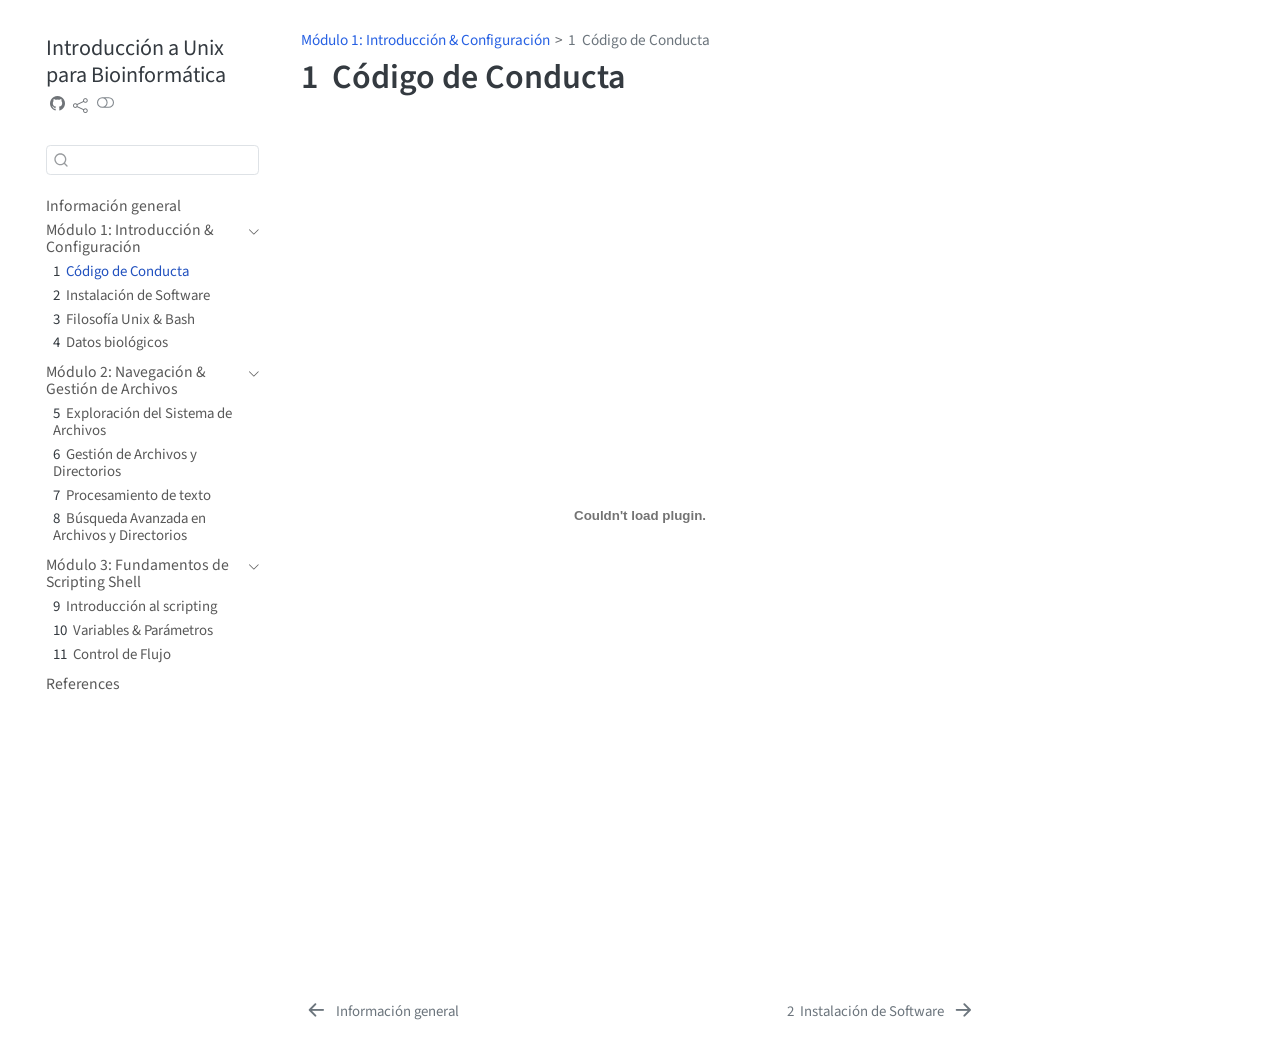
<file: docs/S1_01_codigo_conducta.html>
<!DOCTYPE html>
<html xmlns="http://www.w3.org/1999/xhtml" lang="en" xml:lang="en"><head>

<meta charset="utf-8">
<meta name="generator" content="quarto-1.6.40">

<meta name="viewport" content="width=device-width, initial-scale=1.0, user-scalable=yes">


<title>1&nbsp; Código de Conducta – Introducción a Unix para Bioinformática</title>
<style>
code{white-space: pre-wrap;}
span.smallcaps{font-variant: small-caps;}
div.columns{display: flex; gap: min(4vw, 1.5em);}
div.column{flex: auto; overflow-x: auto;}
div.hanging-indent{margin-left: 1.5em; text-indent: -1.5em;}
ul.task-list{list-style: none;}
ul.task-list li input[type="checkbox"] {
  width: 0.8em;
  margin: 0 0.8em 0.2em -1em; /* quarto-specific, see https://github.com/quarto-dev/quarto-cli/issues/4556 */ 
  vertical-align: middle;
}
</style>


<script src="site_libs/quarto-nav/quarto-nav.js"></script>
<script src="site_libs/quarto-nav/headroom.min.js"></script>
<script src="site_libs/clipboard/clipboard.min.js"></script>
<script src="site_libs/quarto-search/autocomplete.umd.js"></script>
<script src="site_libs/quarto-search/fuse.min.js"></script>
<script src="site_libs/quarto-search/quarto-search.js"></script>
<meta name="quarto:offset" content="./">
<link href="./S1_02_instalacion_software.html" rel="next">
<link href="./index.html" rel="prev">
<link href="./images/LogoDavidAlberto.png" rel="icon" type="image/png">
<script src="site_libs/quarto-html/quarto.js"></script>
<script src="site_libs/quarto-html/popper.min.js"></script>
<script src="site_libs/quarto-html/tippy.umd.min.js"></script>
<script src="site_libs/quarto-html/anchor.min.js"></script>
<link href="site_libs/quarto-html/tippy.css" rel="stylesheet">
<link href="site_libs/quarto-html/quarto-syntax-highlighting-549806ee2085284f45b00abea8c6df48.css" rel="stylesheet" class="quarto-color-scheme" id="quarto-text-highlighting-styles">
<link href="site_libs/quarto-html/quarto-syntax-highlighting-dark-8ea72dc5fed832574809a9c94082fbbb.css" rel="prefetch" class="quarto-color-scheme quarto-color-alternate" id="quarto-text-highlighting-styles">
<script src="site_libs/bootstrap/bootstrap.min.js"></script>
<link href="site_libs/bootstrap/bootstrap-icons.css" rel="stylesheet">
<link href="site_libs/bootstrap/bootstrap-676a4cf67d3d9571e5d8445c1a0196c2.min.css" rel="stylesheet" append-hash="true" class="quarto-color-scheme" id="quarto-bootstrap" data-mode="light">
<link href="site_libs/bootstrap/bootstrap-dark-f5b120df93f135efa968972054afb89e.min.css" rel="prefetch" append-hash="true" class="quarto-color-scheme quarto-color-alternate" id="quarto-bootstrap" data-mode="dark">
<script id="quarto-search-options" type="application/json">{
  "location": "sidebar",
  "copy-button": false,
  "collapse-after": 3,
  "panel-placement": "start",
  "type": "textbox",
  "limit": 50,
  "keyboard-shortcut": [
    "f",
    "/",
    "s"
  ],
  "show-item-context": false,
  "language": {
    "search-no-results-text": "No results",
    "search-matching-documents-text": "matching documents",
    "search-copy-link-title": "Copy link to search",
    "search-hide-matches-text": "Hide additional matches",
    "search-more-match-text": "more match in this document",
    "search-more-matches-text": "more matches in this document",
    "search-clear-button-title": "Clear",
    "search-text-placeholder": "",
    "search-detached-cancel-button-title": "Cancel",
    "search-submit-button-title": "Submit",
    "search-label": "Search"
  }
}</script>


</head>

<body class="nav-sidebar floating">

<div id="quarto-search-results"></div>
  <header id="quarto-header" class="headroom fixed-top">
  <nav class="quarto-secondary-nav">
    <div class="container-fluid d-flex">
      <button type="button" class="quarto-btn-toggle btn" data-bs-toggle="collapse" role="button" data-bs-target=".quarto-sidebar-collapse-item" aria-controls="quarto-sidebar" aria-expanded="false" aria-label="Toggle sidebar navigation" onclick="if (window.quartoToggleHeadroom) { window.quartoToggleHeadroom(); }">
        <i class="bi bi-layout-text-sidebar-reverse"></i>
      </button>
        <nav class="quarto-page-breadcrumbs" aria-label="breadcrumb"><ol class="breadcrumb"><li class="breadcrumb-item"><a href="./S1_01_codigo_conducta.html">Módulo 1: Introducción &amp; Configuración</a></li><li class="breadcrumb-item"><a href="./S1_01_codigo_conducta.html"><span class="chapter-number">1</span>&nbsp; <span class="chapter-title">Código de Conducta</span></a></li></ol></nav>
        <a class="flex-grow-1" role="navigation" data-bs-toggle="collapse" data-bs-target=".quarto-sidebar-collapse-item" aria-controls="quarto-sidebar" aria-expanded="false" aria-label="Toggle sidebar navigation" onclick="if (window.quartoToggleHeadroom) { window.quartoToggleHeadroom(); }">      
        </a>
      <button type="button" class="btn quarto-search-button" aria-label="Search" onclick="window.quartoOpenSearch();">
        <i class="bi bi-search"></i>
      </button>
    </div>
  </nav>
</header>
<!-- content -->
<div id="quarto-content" class="quarto-container page-columns page-rows-contents page-layout-article">
<!-- sidebar -->
  <nav id="quarto-sidebar" class="sidebar collapse collapse-horizontal quarto-sidebar-collapse-item sidebar-navigation floating overflow-auto">
    <div class="pt-lg-2 mt-2 text-left sidebar-header">
    <div class="sidebar-title mb-0 py-0">
      <a href="./">Introducción a Unix para Bioinformática</a> 
        <div class="sidebar-tools-main tools-wide">
    <a href="https://github.com/BioCode-Academy/Unix" title="Source Code" class="quarto-navigation-tool px-1" aria-label="Source Code"><i class="bi bi-github"></i></a>
    <div class="dropdown">
      <a href="" title="Share" id="quarto-navigation-tool-dropdown-0" class="quarto-navigation-tool dropdown-toggle px-1" data-bs-toggle="dropdown" aria-expanded="false" role="link" aria-label="Share"><i class="bi bi-share"></i></a>
      <ul class="dropdown-menu" aria-labelledby="quarto-navigation-tool-dropdown-0">
          <li>
            <a class="dropdown-item sidebar-tools-main-item" href="https://twitter.com/intent/tweet?url=|url|">
              <i class="bi bi-twitter pe-1"></i>
            Twitter
            </a>
          </li>
          <li>
            <a class="dropdown-item sidebar-tools-main-item" href="https://www.facebook.com/sharer/sharer.php?u=|url|">
              <i class="bi bi-facebook pe-1"></i>
            Facebook
            </a>
          </li>
          <li>
            <a class="dropdown-item sidebar-tools-main-item" href="https://www.linkedin.com/sharing/share-offsite/?url=|url|">
              <i class="bi bi-linkedin pe-1"></i>
            LinkedIn
            </a>
          </li>
      </ul>
    </div>
  <a href="" class="quarto-color-scheme-toggle quarto-navigation-tool  px-1" onclick="window.quartoToggleColorScheme(); return false;" title="Toggle dark mode"><i class="bi"></i></a>
</div>
    </div>
      </div>
        <div class="mt-2 flex-shrink-0 align-items-center">
        <div class="sidebar-search">
        <div id="quarto-search" class="" title="Search"></div>
        </div>
        </div>
    <div class="sidebar-menu-container"> 
    <ul class="list-unstyled mt-1">
        <li class="sidebar-item">
  <div class="sidebar-item-container"> 
  <a href="./index.html" class="sidebar-item-text sidebar-link">
 <span class="menu-text">Información general</span></a>
  </div>
</li>
        <li class="sidebar-item sidebar-item-section">
      <div class="sidebar-item-container"> 
            <a class="sidebar-item-text sidebar-link text-start" data-bs-toggle="collapse" data-bs-target="#quarto-sidebar-section-1" role="navigation" aria-expanded="true">
 <span class="menu-text">Módulo 1: Introducción &amp; Configuración</span></a>
          <a class="sidebar-item-toggle text-start" data-bs-toggle="collapse" data-bs-target="#quarto-sidebar-section-1" role="navigation" aria-expanded="true" aria-label="Toggle section">
            <i class="bi bi-chevron-right ms-2"></i>
          </a> 
      </div>
      <ul id="quarto-sidebar-section-1" class="collapse list-unstyled sidebar-section depth1 show">  
          <li class="sidebar-item">
  <div class="sidebar-item-container"> 
  <a href="./S1_01_codigo_conducta.html" class="sidebar-item-text sidebar-link active">
 <span class="menu-text"><span class="chapter-number">1</span>&nbsp; <span class="chapter-title">Código de Conducta</span></span></a>
  </div>
</li>
          <li class="sidebar-item">
  <div class="sidebar-item-container"> 
  <a href="./S1_02_instalacion_software.html" class="sidebar-item-text sidebar-link">
 <span class="menu-text"><span class="chapter-number">2</span>&nbsp; <span class="chapter-title">Instalación de Software</span></span></a>
  </div>
</li>
          <li class="sidebar-item">
  <div class="sidebar-item-container"> 
  <a href="./S1_03_unix_bash.html" class="sidebar-item-text sidebar-link">
 <span class="menu-text"><span class="chapter-number">3</span>&nbsp; <span class="chapter-title">Filosofía Unix &amp; Bash</span></span></a>
  </div>
</li>
          <li class="sidebar-item">
  <div class="sidebar-item-container"> 
  <a href="./S1_04_datos_biologicos.html" class="sidebar-item-text sidebar-link">
 <span class="menu-text"><span class="chapter-number">4</span>&nbsp; <span class="chapter-title">Datos biológicos</span></span></a>
  </div>
</li>
      </ul>
  </li>
        <li class="sidebar-item sidebar-item-section">
      <div class="sidebar-item-container"> 
            <a class="sidebar-item-text sidebar-link text-start" data-bs-toggle="collapse" data-bs-target="#quarto-sidebar-section-2" role="navigation" aria-expanded="true">
 <span class="menu-text">Módulo 2: Navegación &amp; Gestión de Archivos</span></a>
          <a class="sidebar-item-toggle text-start" data-bs-toggle="collapse" data-bs-target="#quarto-sidebar-section-2" role="navigation" aria-expanded="true" aria-label="Toggle section">
            <i class="bi bi-chevron-right ms-2"></i>
          </a> 
      </div>
      <ul id="quarto-sidebar-section-2" class="collapse list-unstyled sidebar-section depth1 show">  
          <li class="sidebar-item">
  <div class="sidebar-item-container"> 
  <a href="./S2_01_explorar_archivos.html" class="sidebar-item-text sidebar-link">
 <span class="menu-text"><span class="chapter-number">5</span>&nbsp; <span class="chapter-title">Exploración del Sistema de Archivos</span></span></a>
  </div>
</li>
          <li class="sidebar-item">
  <div class="sidebar-item-container"> 
  <a href="./S2_02_gestion_archivos.html" class="sidebar-item-text sidebar-link">
 <span class="menu-text"><span class="chapter-number">6</span>&nbsp; <span class="chapter-title">Gestión de Archivos y Directorios</span></span></a>
  </div>
</li>
          <li class="sidebar-item">
  <div class="sidebar-item-container"> 
  <a href="./S2_03_procesamiento_texto.html" class="sidebar-item-text sidebar-link">
 <span class="menu-text"><span class="chapter-number">7</span>&nbsp; <span class="chapter-title">Procesamiento de texto</span></span></a>
  </div>
</li>
          <li class="sidebar-item">
  <div class="sidebar-item-container"> 
  <a href="./S2_04_busqueda_avanzada.html" class="sidebar-item-text sidebar-link">
 <span class="menu-text"><span class="chapter-number">8</span>&nbsp; <span class="chapter-title">Búsqueda Avanzada en Archivos y Directorios</span></span></a>
  </div>
</li>
      </ul>
  </li>
        <li class="sidebar-item sidebar-item-section">
      <div class="sidebar-item-container"> 
            <a class="sidebar-item-text sidebar-link text-start" data-bs-toggle="collapse" data-bs-target="#quarto-sidebar-section-3" role="navigation" aria-expanded="true">
 <span class="menu-text">Módulo 3: Fundamentos de Scripting Shell</span></a>
          <a class="sidebar-item-toggle text-start" data-bs-toggle="collapse" data-bs-target="#quarto-sidebar-section-3" role="navigation" aria-expanded="true" aria-label="Toggle section">
            <i class="bi bi-chevron-right ms-2"></i>
          </a> 
      </div>
      <ul id="quarto-sidebar-section-3" class="collapse list-unstyled sidebar-section depth1 show">  
          <li class="sidebar-item">
  <div class="sidebar-item-container"> 
  <a href="./S3_01_introduccion_scripting.html" class="sidebar-item-text sidebar-link">
 <span class="menu-text"><span class="chapter-number">9</span>&nbsp; <span class="chapter-title">Introducción al scripting</span></span></a>
  </div>
</li>
          <li class="sidebar-item">
  <div class="sidebar-item-container"> 
  <a href="./S3_02_variables_parametros.html" class="sidebar-item-text sidebar-link">
 <span class="menu-text"><span class="chapter-number">10</span>&nbsp; <span class="chapter-title">Variables &amp; Parámetros</span></span></a>
  </div>
</li>
          <li class="sidebar-item">
  <div class="sidebar-item-container"> 
  <a href="./S3_03_control_flujo.html" class="sidebar-item-text sidebar-link">
 <span class="menu-text"><span class="chapter-number">11</span>&nbsp; <span class="chapter-title">Control de Flujo</span></span></a>
  </div>
</li>
      </ul>
  </li>
        <li class="sidebar-item">
  <div class="sidebar-item-container"> 
  <a href="./references.html" class="sidebar-item-text sidebar-link">
 <span class="menu-text">References</span></a>
  </div>
</li>
    </ul>
    </div>
</nav>
<div id="quarto-sidebar-glass" class="quarto-sidebar-collapse-item" data-bs-toggle="collapse" data-bs-target=".quarto-sidebar-collapse-item"></div>
<!-- margin-sidebar -->
    <div id="quarto-margin-sidebar" class="sidebar margin-sidebar zindex-bottom">
        
    </div>
<!-- main -->
<main class="content" id="quarto-document-content">

<header id="title-block-header" class="quarto-title-block default"><nav class="quarto-page-breadcrumbs quarto-title-breadcrumbs d-none d-lg-block" aria-label="breadcrumb"><ol class="breadcrumb"><li class="breadcrumb-item"><a href="./S1_01_codigo_conducta.html">Módulo 1: Introducción &amp; Configuración</a></li><li class="breadcrumb-item"><a href="./S1_01_codigo_conducta.html"><span class="chapter-number">1</span>&nbsp; <span class="chapter-title">Código de Conducta</span></a></li></ol></nav>
<div class="quarto-title">
<h1 class="title"><span class="chapter-number">1</span>&nbsp; <span class="chapter-title">Código de Conducta</span></h1>
</div>



<div class="quarto-title-meta">

    
  
    
  </div>
  


</header>


<div class="quarto-figure quarto-figure-center">
<figure class="figure">
<p><embed src="conducta.pdf" class="quarto-figure quarto-figure-center" width="650" height="800"></p>
</figure>
</div>



</main> <!-- /main -->
<script id="quarto-html-after-body" type="application/javascript">
window.document.addEventListener("DOMContentLoaded", function (event) {
  const toggleBodyColorMode = (bsSheetEl) => {
    const mode = bsSheetEl.getAttribute("data-mode");
    const bodyEl = window.document.querySelector("body");
    if (mode === "dark") {
      bodyEl.classList.add("quarto-dark");
      bodyEl.classList.remove("quarto-light");
    } else {
      bodyEl.classList.add("quarto-light");
      bodyEl.classList.remove("quarto-dark");
    }
  }
  const toggleBodyColorPrimary = () => {
    const bsSheetEl = window.document.querySelector("link#quarto-bootstrap");
    if (bsSheetEl) {
      toggleBodyColorMode(bsSheetEl);
    }
  }
  toggleBodyColorPrimary();  
  const disableStylesheet = (stylesheets) => {
    for (let i=0; i < stylesheets.length; i++) {
      const stylesheet = stylesheets[i];
      stylesheet.rel = 'prefetch';
    }
  }
  const enableStylesheet = (stylesheets) => {
    for (let i=0; i < stylesheets.length; i++) {
      const stylesheet = stylesheets[i];
      stylesheet.rel = 'stylesheet';
    }
  }
  const manageTransitions = (selector, allowTransitions) => {
    const els = window.document.querySelectorAll(selector);
    for (let i=0; i < els.length; i++) {
      const el = els[i];
      if (allowTransitions) {
        el.classList.remove('notransition');
      } else {
        el.classList.add('notransition');
      }
    }
  }
  const toggleGiscusIfUsed = (isAlternate, darkModeDefault) => {
    const baseTheme = document.querySelector('#giscus-base-theme')?.value ?? 'light';
    const alternateTheme = document.querySelector('#giscus-alt-theme')?.value ?? 'dark';
    let newTheme = '';
    if(darkModeDefault) {
      newTheme = isAlternate ? baseTheme : alternateTheme;
    } else {
      newTheme = isAlternate ? alternateTheme : baseTheme;
    }
    const changeGiscusTheme = () => {
      // From: https://github.com/giscus/giscus/issues/336
      const sendMessage = (message) => {
        const iframe = document.querySelector('iframe.giscus-frame');
        if (!iframe) return;
        iframe.contentWindow.postMessage({ giscus: message }, 'https://giscus.app');
      }
      sendMessage({
        setConfig: {
          theme: newTheme
        }
      });
    }
    const isGiscussLoaded = window.document.querySelector('iframe.giscus-frame') !== null;
    if (isGiscussLoaded) {
      changeGiscusTheme();
    }
  }
  const toggleColorMode = (alternate) => {
    // Switch the stylesheets
    const alternateStylesheets = window.document.querySelectorAll('link.quarto-color-scheme.quarto-color-alternate');
    manageTransitions('#quarto-margin-sidebar .nav-link', false);
    if (alternate) {
      enableStylesheet(alternateStylesheets);
      for (const sheetNode of alternateStylesheets) {
        if (sheetNode.id === "quarto-bootstrap") {
          toggleBodyColorMode(sheetNode);
        }
      }
    } else {
      disableStylesheet(alternateStylesheets);
      toggleBodyColorPrimary();
    }
    manageTransitions('#quarto-margin-sidebar .nav-link', true);
    // Switch the toggles
    const toggles = window.document.querySelectorAll('.quarto-color-scheme-toggle');
    for (let i=0; i < toggles.length; i++) {
      const toggle = toggles[i];
      if (toggle) {
        if (alternate) {
          toggle.classList.add("alternate");     
        } else {
          toggle.classList.remove("alternate");
        }
      }
    }
    // Hack to workaround the fact that safari doesn't
    // properly recolor the scrollbar when toggling (#1455)
    if (navigator.userAgent.indexOf('Safari') > 0 && navigator.userAgent.indexOf('Chrome') == -1) {
      manageTransitions("body", false);
      window.scrollTo(0, 1);
      setTimeout(() => {
        window.scrollTo(0, 0);
        manageTransitions("body", true);
      }, 40);  
    }
  }
  const isFileUrl = () => { 
    return window.location.protocol === 'file:';
  }
  const hasAlternateSentinel = () => {  
    let styleSentinel = getColorSchemeSentinel();
    if (styleSentinel !== null) {
      return styleSentinel === "alternate";
    } else {
      return false;
    }
  }
  const setStyleSentinel = (alternate) => {
    const value = alternate ? "alternate" : "default";
    if (!isFileUrl()) {
      window.localStorage.setItem("quarto-color-scheme", value);
    } else {
      localAlternateSentinel = value;
    }
  }
  const getColorSchemeSentinel = () => {
    if (!isFileUrl()) {
      const storageValue = window.localStorage.getItem("quarto-color-scheme");
      return storageValue != null ? storageValue : localAlternateSentinel;
    } else {
      return localAlternateSentinel;
    }
  }
  const darkModeDefault = false;
  let localAlternateSentinel = darkModeDefault ? 'alternate' : 'default';
  // Dark / light mode switch
  window.quartoToggleColorScheme = () => {
    // Read the current dark / light value 
    let toAlternate = !hasAlternateSentinel();
    toggleColorMode(toAlternate);
    setStyleSentinel(toAlternate);
    toggleGiscusIfUsed(toAlternate, darkModeDefault);
  };
  // Ensure there is a toggle, if there isn't float one in the top right
  if (window.document.querySelector('.quarto-color-scheme-toggle') === null) {
    const a = window.document.createElement('a');
    a.classList.add('top-right');
    a.classList.add('quarto-color-scheme-toggle');
    a.href = "";
    a.onclick = function() { try { window.quartoToggleColorScheme(); } catch {} return false; };
    const i = window.document.createElement("i");
    i.classList.add('bi');
    a.appendChild(i);
    window.document.body.appendChild(a);
  }
  // Switch to dark mode if need be
  if (hasAlternateSentinel()) {
    toggleColorMode(true);
  } else {
    toggleColorMode(false);
  }
  const icon = "";
  const anchorJS = new window.AnchorJS();
  anchorJS.options = {
    placement: 'right',
    icon: icon
  };
  anchorJS.add('.anchored');
  const isCodeAnnotation = (el) => {
    for (const clz of el.classList) {
      if (clz.startsWith('code-annotation-')) {                     
        return true;
      }
    }
    return false;
  }
  const onCopySuccess = function(e) {
    // button target
    const button = e.trigger;
    // don't keep focus
    button.blur();
    // flash "checked"
    button.classList.add('code-copy-button-checked');
    var currentTitle = button.getAttribute("title");
    button.setAttribute("title", "Copied!");
    let tooltip;
    if (window.bootstrap) {
      button.setAttribute("data-bs-toggle", "tooltip");
      button.setAttribute("data-bs-placement", "left");
      button.setAttribute("data-bs-title", "Copied!");
      tooltip = new bootstrap.Tooltip(button, 
        { trigger: "manual", 
          customClass: "code-copy-button-tooltip",
          offset: [0, -8]});
      tooltip.show();    
    }
    setTimeout(function() {
      if (tooltip) {
        tooltip.hide();
        button.removeAttribute("data-bs-title");
        button.removeAttribute("data-bs-toggle");
        button.removeAttribute("data-bs-placement");
      }
      button.setAttribute("title", currentTitle);
      button.classList.remove('code-copy-button-checked');
    }, 1000);
    // clear code selection
    e.clearSelection();
  }
  const getTextToCopy = function(trigger) {
      const codeEl = trigger.previousElementSibling.cloneNode(true);
      for (const childEl of codeEl.children) {
        if (isCodeAnnotation(childEl)) {
          childEl.remove();
        }
      }
      return codeEl.innerText;
  }
  const clipboard = new window.ClipboardJS('.code-copy-button:not([data-in-quarto-modal])', {
    text: getTextToCopy
  });
  clipboard.on('success', onCopySuccess);
  if (window.document.getElementById('quarto-embedded-source-code-modal')) {
    const clipboardModal = new window.ClipboardJS('.code-copy-button[data-in-quarto-modal]', {
      text: getTextToCopy,
      container: window.document.getElementById('quarto-embedded-source-code-modal')
    });
    clipboardModal.on('success', onCopySuccess);
  }
    var localhostRegex = new RegExp(/^(?:http|https):\/\/localhost\:?[0-9]*\//);
    var mailtoRegex = new RegExp(/^mailto:/);
      var filterRegex = new RegExp("https:\/\/github\.com\/BioCode-Academy");
    var isInternal = (href) => {
        return filterRegex.test(href) || localhostRegex.test(href) || mailtoRegex.test(href);
    }
    // Inspect non-navigation links and adorn them if external
 	var links = window.document.querySelectorAll('a[href]:not(.nav-link):not(.navbar-brand):not(.toc-action):not(.sidebar-link):not(.sidebar-item-toggle):not(.pagination-link):not(.no-external):not([aria-hidden]):not(.dropdown-item):not(.quarto-navigation-tool):not(.about-link)');
    for (var i=0; i<links.length; i++) {
      const link = links[i];
      if (!isInternal(link.href)) {
        // undo the damage that might have been done by quarto-nav.js in the case of
        // links that we want to consider external
        if (link.dataset.originalHref !== undefined) {
          link.href = link.dataset.originalHref;
        }
      }
    }
  function tippyHover(el, contentFn, onTriggerFn, onUntriggerFn) {
    const config = {
      allowHTML: true,
      maxWidth: 500,
      delay: 100,
      arrow: false,
      appendTo: function(el) {
          return el.parentElement;
      },
      interactive: true,
      interactiveBorder: 10,
      theme: 'quarto',
      placement: 'bottom-start',
    };
    if (contentFn) {
      config.content = contentFn;
    }
    if (onTriggerFn) {
      config.onTrigger = onTriggerFn;
    }
    if (onUntriggerFn) {
      config.onUntrigger = onUntriggerFn;
    }
    window.tippy(el, config); 
  }
  const noterefs = window.document.querySelectorAll('a[role="doc-noteref"]');
  for (var i=0; i<noterefs.length; i++) {
    const ref = noterefs[i];
    tippyHover(ref, function() {
      // use id or data attribute instead here
      let href = ref.getAttribute('data-footnote-href') || ref.getAttribute('href');
      try { href = new URL(href).hash; } catch {}
      const id = href.replace(/^#\/?/, "");
      const note = window.document.getElementById(id);
      if (note) {
        return note.innerHTML;
      } else {
        return "";
      }
    });
  }
  const xrefs = window.document.querySelectorAll('a.quarto-xref');
  const processXRef = (id, note) => {
    // Strip column container classes
    const stripColumnClz = (el) => {
      el.classList.remove("page-full", "page-columns");
      if (el.children) {
        for (const child of el.children) {
          stripColumnClz(child);
        }
      }
    }
    stripColumnClz(note)
    if (id === null || id.startsWith('sec-')) {
      // Special case sections, only their first couple elements
      const container = document.createElement("div");
      if (note.children && note.children.length > 2) {
        container.appendChild(note.children[0].cloneNode(true));
        for (let i = 1; i < note.children.length; i++) {
          const child = note.children[i];
          if (child.tagName === "P" && child.innerText === "") {
            continue;
          } else {
            container.appendChild(child.cloneNode(true));
            break;
          }
        }
        if (window.Quarto?.typesetMath) {
          window.Quarto.typesetMath(container);
        }
        return container.innerHTML
      } else {
        if (window.Quarto?.typesetMath) {
          window.Quarto.typesetMath(note);
        }
        return note.innerHTML;
      }
    } else {
      // Remove any anchor links if they are present
      const anchorLink = note.querySelector('a.anchorjs-link');
      if (anchorLink) {
        anchorLink.remove();
      }
      if (window.Quarto?.typesetMath) {
        window.Quarto.typesetMath(note);
      }
      if (note.classList.contains("callout")) {
        return note.outerHTML;
      } else {
        return note.innerHTML;
      }
    }
  }
  for (var i=0; i<xrefs.length; i++) {
    const xref = xrefs[i];
    tippyHover(xref, undefined, function(instance) {
      instance.disable();
      let url = xref.getAttribute('href');
      let hash = undefined; 
      if (url.startsWith('#')) {
        hash = url;
      } else {
        try { hash = new URL(url).hash; } catch {}
      }
      if (hash) {
        const id = hash.replace(/^#\/?/, "");
        const note = window.document.getElementById(id);
        if (note !== null) {
          try {
            const html = processXRef(id, note.cloneNode(true));
            instance.setContent(html);
          } finally {
            instance.enable();
            instance.show();
          }
        } else {
          // See if we can fetch this
          fetch(url.split('#')[0])
          .then(res => res.text())
          .then(html => {
            const parser = new DOMParser();
            const htmlDoc = parser.parseFromString(html, "text/html");
            const note = htmlDoc.getElementById(id);
            if (note !== null) {
              const html = processXRef(id, note);
              instance.setContent(html);
            } 
          }).finally(() => {
            instance.enable();
            instance.show();
          });
        }
      } else {
        // See if we can fetch a full url (with no hash to target)
        // This is a special case and we should probably do some content thinning / targeting
        fetch(url)
        .then(res => res.text())
        .then(html => {
          const parser = new DOMParser();
          const htmlDoc = parser.parseFromString(html, "text/html");
          const note = htmlDoc.querySelector('main.content');
          if (note !== null) {
            // This should only happen for chapter cross references
            // (since there is no id in the URL)
            // remove the first header
            if (note.children.length > 0 && note.children[0].tagName === "HEADER") {
              note.children[0].remove();
            }
            const html = processXRef(null, note);
            instance.setContent(html);
          } 
        }).finally(() => {
          instance.enable();
          instance.show();
        });
      }
    }, function(instance) {
    });
  }
      let selectedAnnoteEl;
      const selectorForAnnotation = ( cell, annotation) => {
        let cellAttr = 'data-code-cell="' + cell + '"';
        let lineAttr = 'data-code-annotation="' +  annotation + '"';
        const selector = 'span[' + cellAttr + '][' + lineAttr + ']';
        return selector;
      }
      const selectCodeLines = (annoteEl) => {
        const doc = window.document;
        const targetCell = annoteEl.getAttribute("data-target-cell");
        const targetAnnotation = annoteEl.getAttribute("data-target-annotation");
        const annoteSpan = window.document.querySelector(selectorForAnnotation(targetCell, targetAnnotation));
        const lines = annoteSpan.getAttribute("data-code-lines").split(",");
        const lineIds = lines.map((line) => {
          return targetCell + "-" + line;
        })
        let top = null;
        let height = null;
        let parent = null;
        if (lineIds.length > 0) {
            //compute the position of the single el (top and bottom and make a div)
            const el = window.document.getElementById(lineIds[0]);
            top = el.offsetTop;
            height = el.offsetHeight;
            parent = el.parentElement.parentElement;
          if (lineIds.length > 1) {
            const lastEl = window.document.getElementById(lineIds[lineIds.length - 1]);
            const bottom = lastEl.offsetTop + lastEl.offsetHeight;
            height = bottom - top;
          }
          if (top !== null && height !== null && parent !== null) {
            // cook up a div (if necessary) and position it 
            let div = window.document.getElementById("code-annotation-line-highlight");
            if (div === null) {
              div = window.document.createElement("div");
              div.setAttribute("id", "code-annotation-line-highlight");
              div.style.position = 'absolute';
              parent.appendChild(div);
            }
            div.style.top = top - 2 + "px";
            div.style.height = height + 4 + "px";
            div.style.left = 0;
            let gutterDiv = window.document.getElementById("code-annotation-line-highlight-gutter");
            if (gutterDiv === null) {
              gutterDiv = window.document.createElement("div");
              gutterDiv.setAttribute("id", "code-annotation-line-highlight-gutter");
              gutterDiv.style.position = 'absolute';
              const codeCell = window.document.getElementById(targetCell);
              const gutter = codeCell.querySelector('.code-annotation-gutter');
              gutter.appendChild(gutterDiv);
            }
            gutterDiv.style.top = top - 2 + "px";
            gutterDiv.style.height = height + 4 + "px";
          }
          selectedAnnoteEl = annoteEl;
        }
      };
      const unselectCodeLines = () => {
        const elementsIds = ["code-annotation-line-highlight", "code-annotation-line-highlight-gutter"];
        elementsIds.forEach((elId) => {
          const div = window.document.getElementById(elId);
          if (div) {
            div.remove();
          }
        });
        selectedAnnoteEl = undefined;
      };
        // Handle positioning of the toggle
    window.addEventListener(
      "resize",
      throttle(() => {
        elRect = undefined;
        if (selectedAnnoteEl) {
          selectCodeLines(selectedAnnoteEl);
        }
      }, 10)
    );
    function throttle(fn, ms) {
    let throttle = false;
    let timer;
      return (...args) => {
        if(!throttle) { // first call gets through
            fn.apply(this, args);
            throttle = true;
        } else { // all the others get throttled
            if(timer) clearTimeout(timer); // cancel #2
            timer = setTimeout(() => {
              fn.apply(this, args);
              timer = throttle = false;
            }, ms);
        }
      };
    }
      // Attach click handler to the DT
      const annoteDls = window.document.querySelectorAll('dt[data-target-cell]');
      for (const annoteDlNode of annoteDls) {
        annoteDlNode.addEventListener('click', (event) => {
          const clickedEl = event.target;
          if (clickedEl !== selectedAnnoteEl) {
            unselectCodeLines();
            const activeEl = window.document.querySelector('dt[data-target-cell].code-annotation-active');
            if (activeEl) {
              activeEl.classList.remove('code-annotation-active');
            }
            selectCodeLines(clickedEl);
            clickedEl.classList.add('code-annotation-active');
          } else {
            // Unselect the line
            unselectCodeLines();
            clickedEl.classList.remove('code-annotation-active');
          }
        });
      }
  const findCites = (el) => {
    const parentEl = el.parentElement;
    if (parentEl) {
      const cites = parentEl.dataset.cites;
      if (cites) {
        return {
          el,
          cites: cites.split(' ')
        };
      } else {
        return findCites(el.parentElement)
      }
    } else {
      return undefined;
    }
  };
  var bibliorefs = window.document.querySelectorAll('a[role="doc-biblioref"]');
  for (var i=0; i<bibliorefs.length; i++) {
    const ref = bibliorefs[i];
    const citeInfo = findCites(ref);
    if (citeInfo) {
      tippyHover(citeInfo.el, function() {
        var popup = window.document.createElement('div');
        citeInfo.cites.forEach(function(cite) {
          var citeDiv = window.document.createElement('div');
          citeDiv.classList.add('hanging-indent');
          citeDiv.classList.add('csl-entry');
          var biblioDiv = window.document.getElementById('ref-' + cite);
          if (biblioDiv) {
            citeDiv.innerHTML = biblioDiv.innerHTML;
          }
          popup.appendChild(citeDiv);
        });
        return popup.innerHTML;
      });
    }
  }
});
</script>
<nav class="page-navigation">
  <div class="nav-page nav-page-previous">
      <a href="./index.html" class="pagination-link" aria-label="Información general">
        <i class="bi bi-arrow-left-short"></i> <span class="nav-page-text">Información general</span>
      </a>          
  </div>
  <div class="nav-page nav-page-next">
      <a href="./S1_02_instalacion_software.html" class="pagination-link" aria-label="Instalación de Software">
        <span class="nav-page-text"><span class="chapter-number">2</span>&nbsp; <span class="chapter-title">Instalación de Software</span></span> <i class="bi bi-arrow-right-short"></i>
      </a>
  </div>
</nav>
</div> <!-- /content -->




</body></html>
</file>
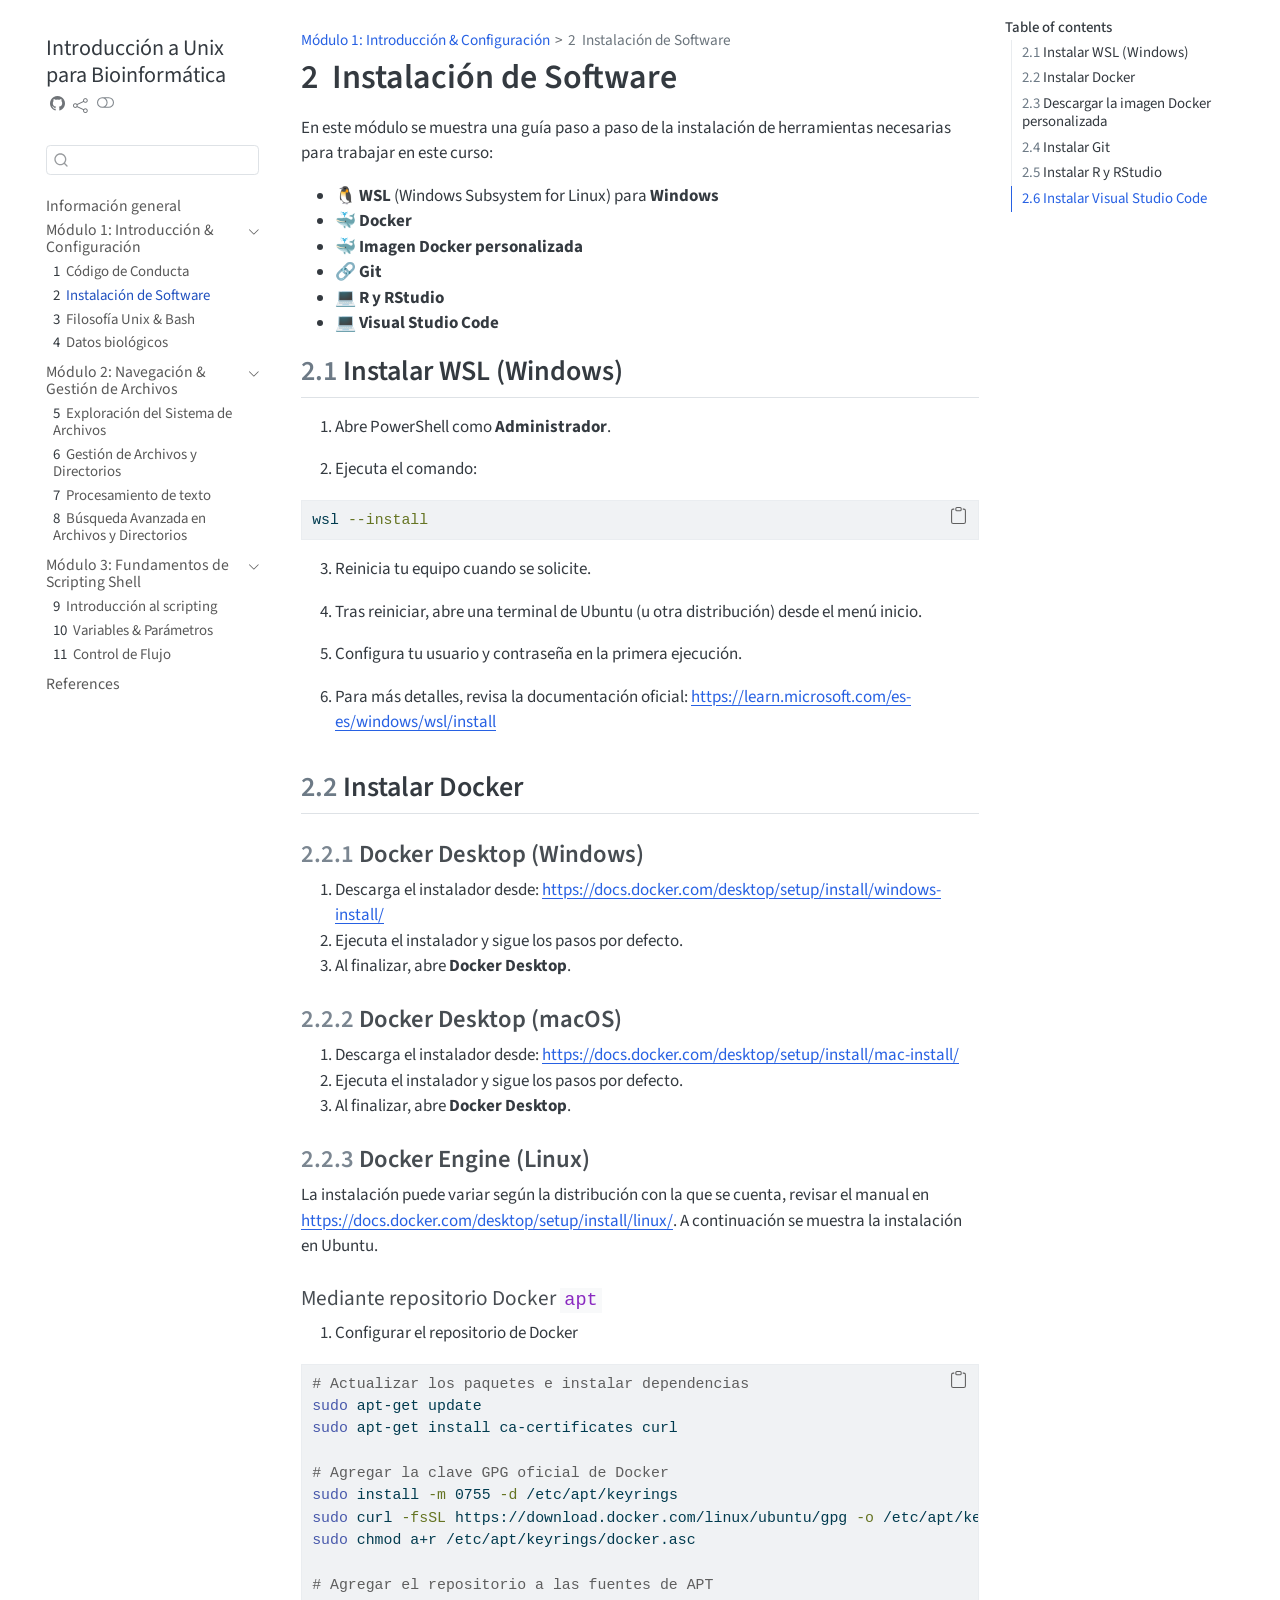
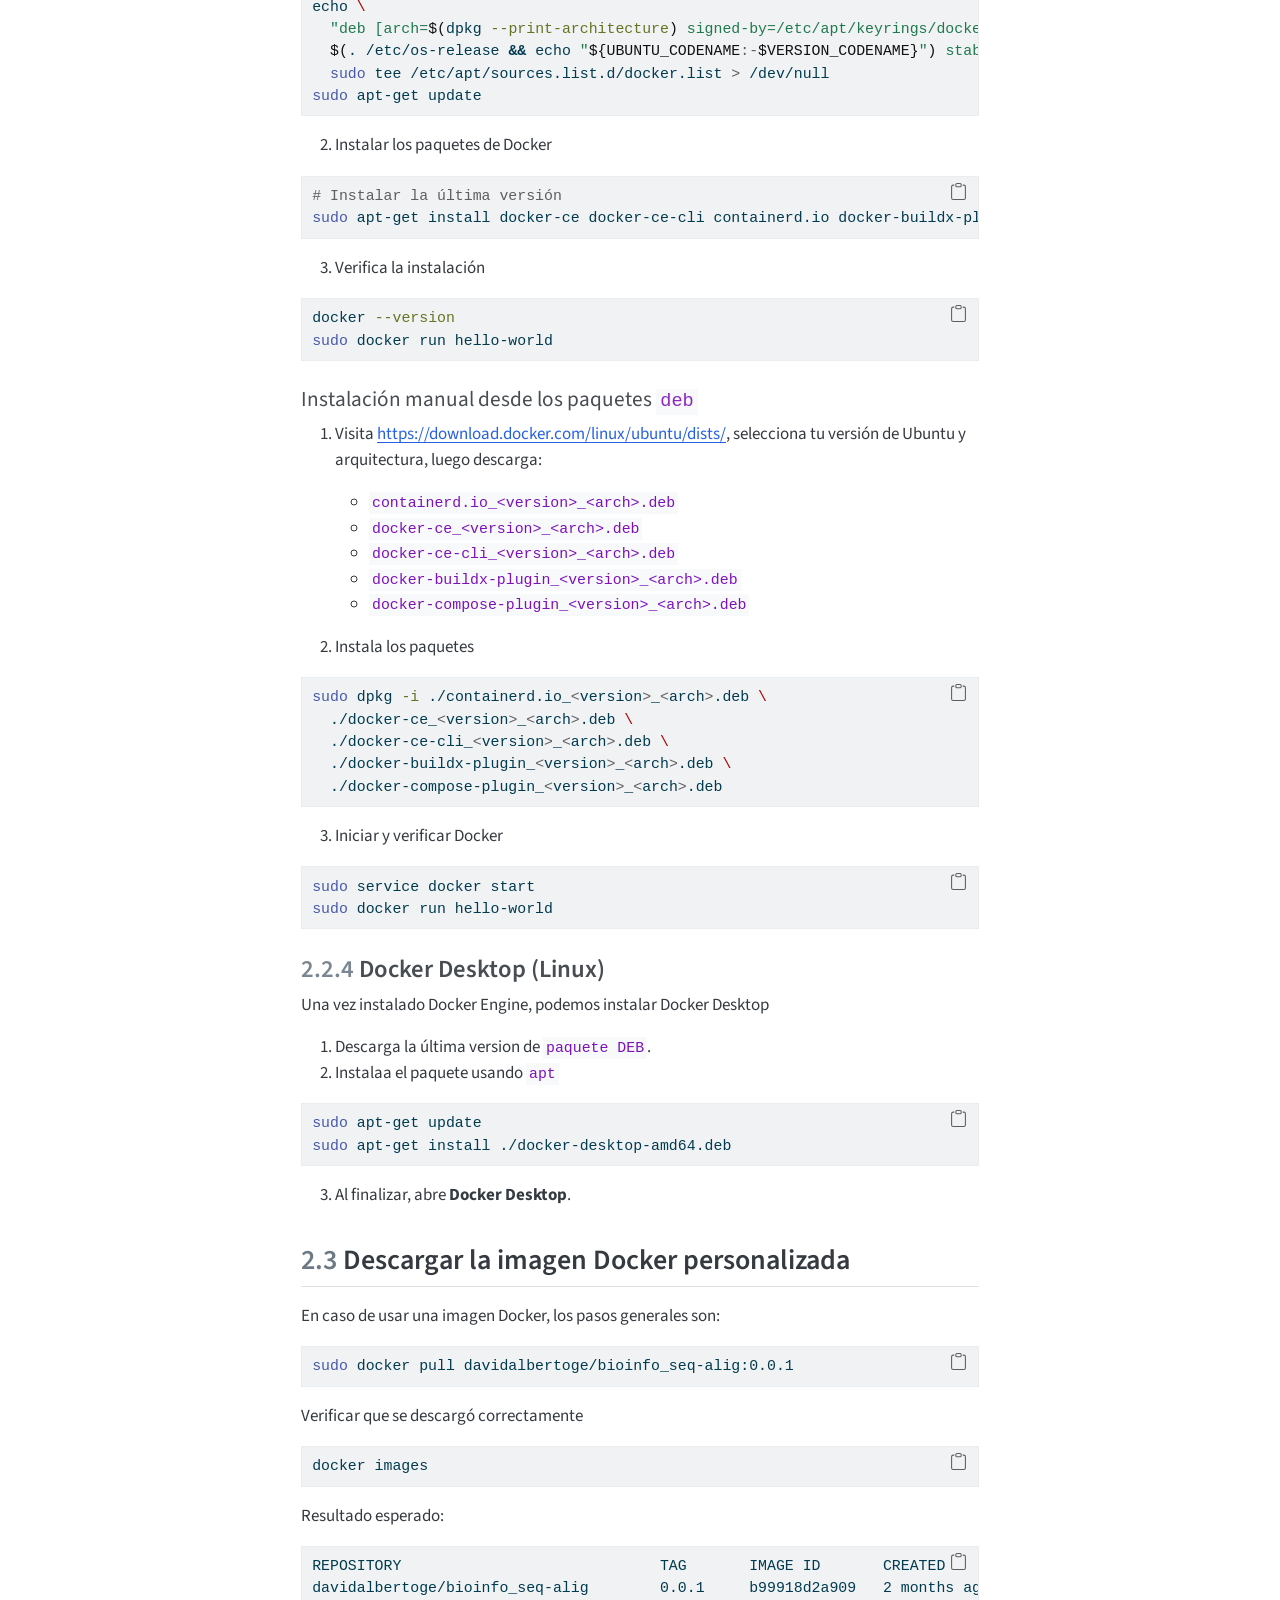
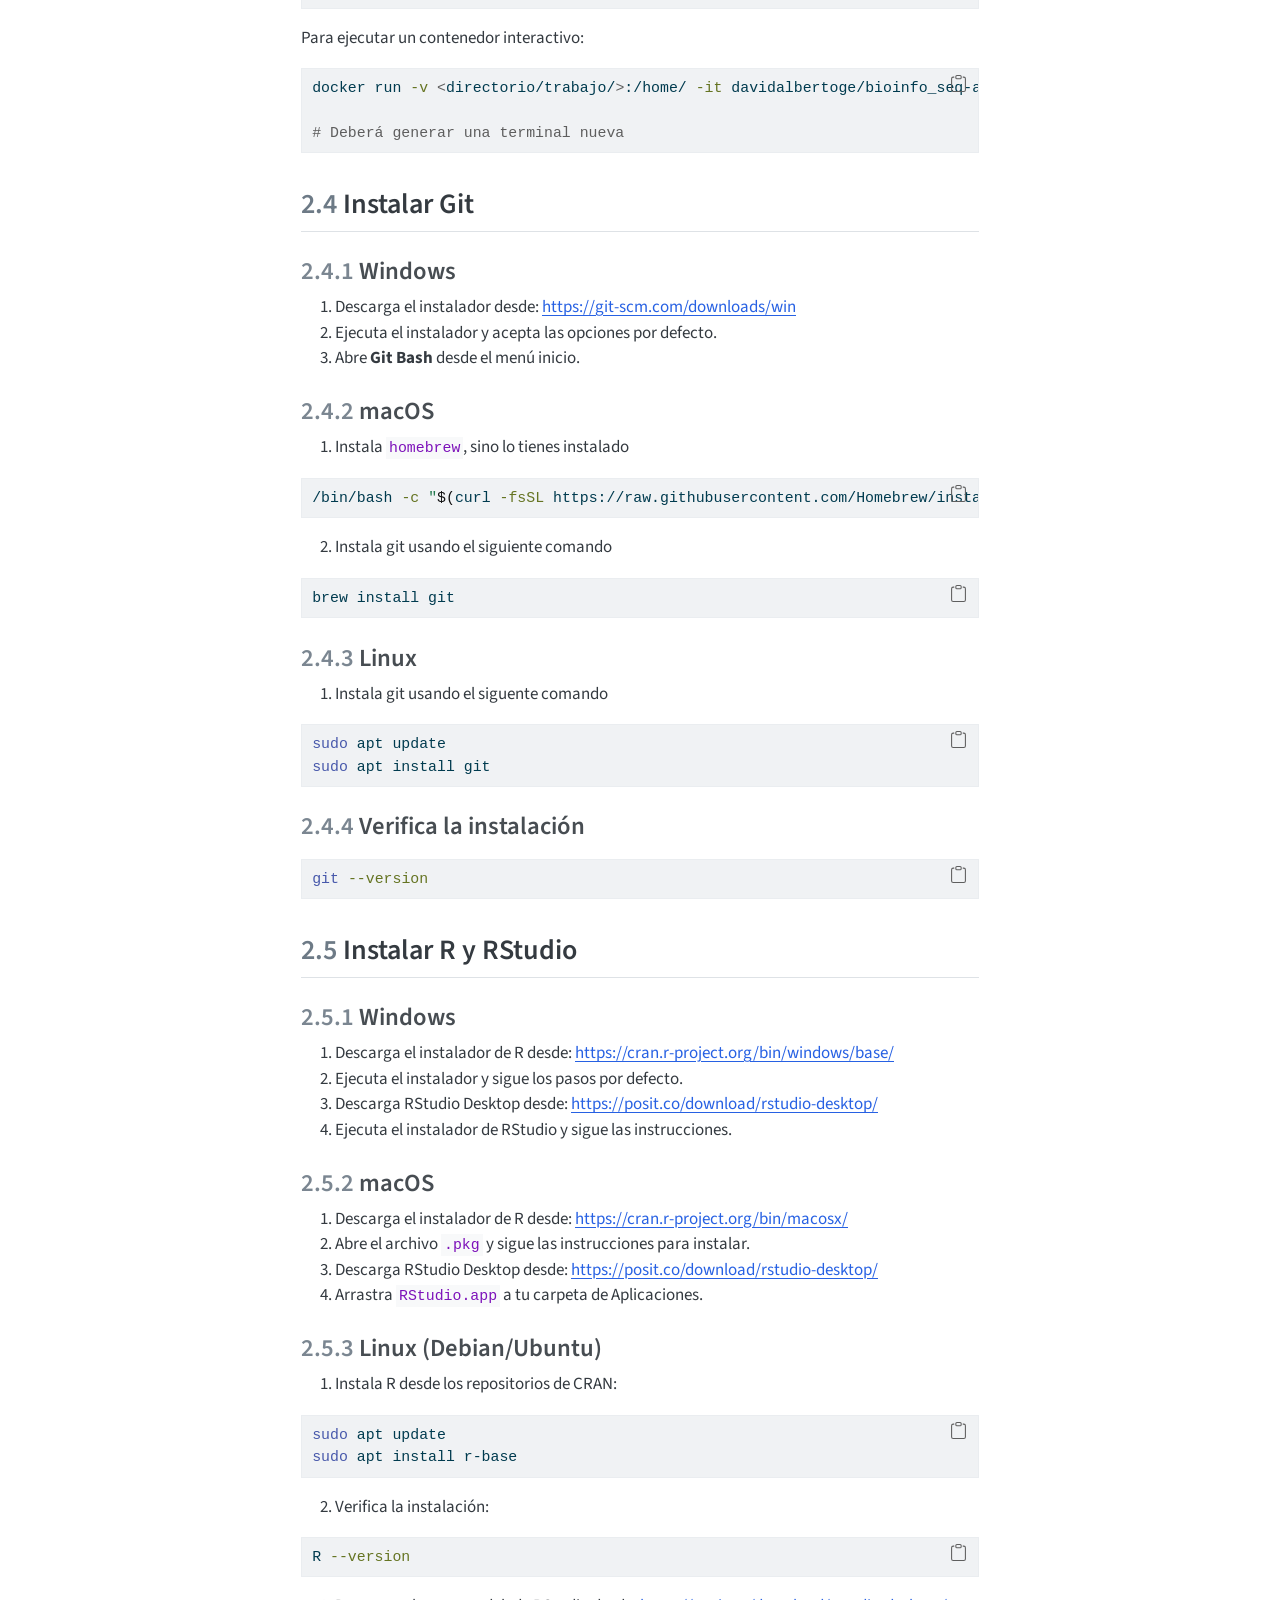
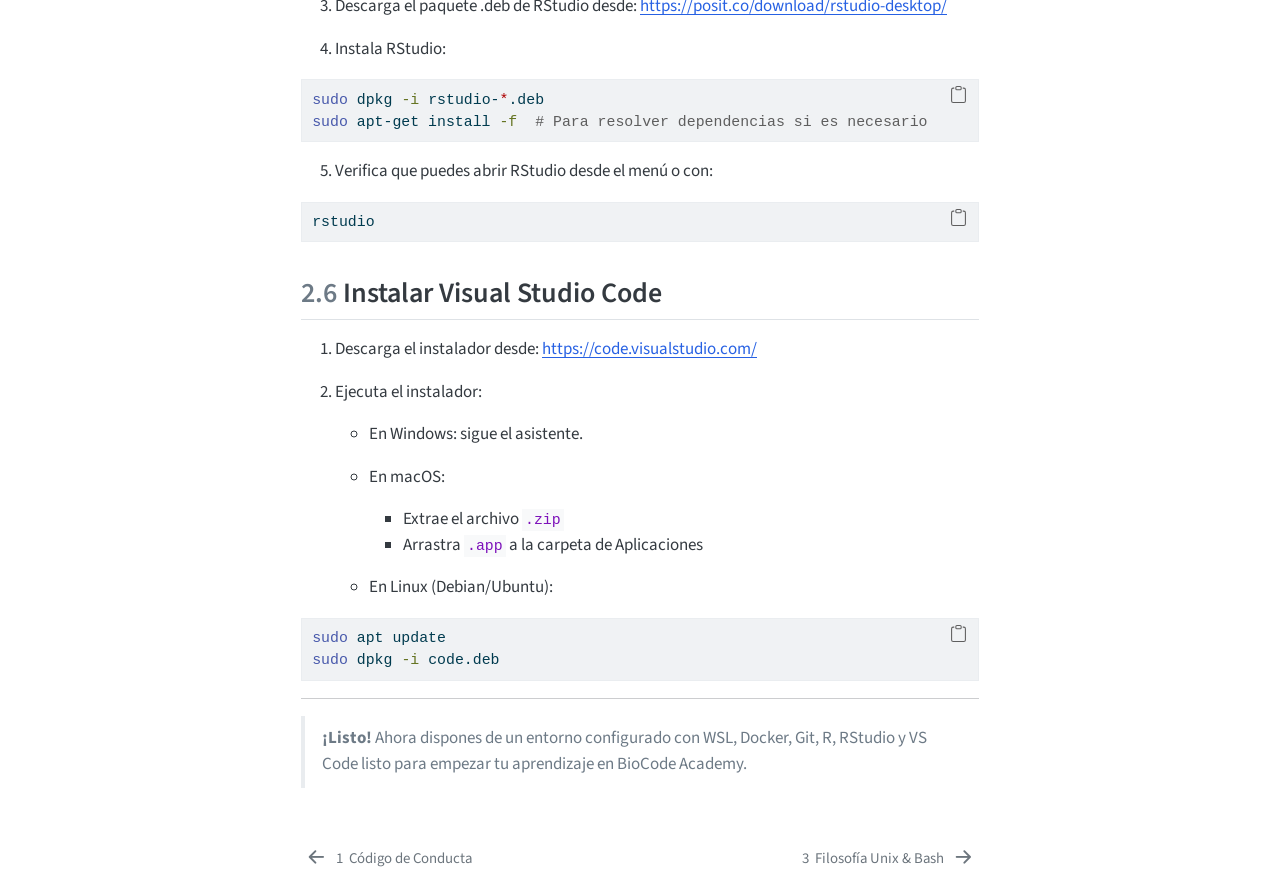
<file: docs/S1_02_instalacion_software.html>
<!DOCTYPE html>
<html xmlns="http://www.w3.org/1999/xhtml" lang="en" xml:lang="en"><head>

<meta charset="utf-8">
<meta name="generator" content="quarto-1.6.40">

<meta name="viewport" content="width=device-width, initial-scale=1.0, user-scalable=yes">


<title>2&nbsp; Instalación de Software – Introducción a Unix para Bioinformática</title>
<style>
code{white-space: pre-wrap;}
span.smallcaps{font-variant: small-caps;}
div.columns{display: flex; gap: min(4vw, 1.5em);}
div.column{flex: auto; overflow-x: auto;}
div.hanging-indent{margin-left: 1.5em; text-indent: -1.5em;}
ul.task-list{list-style: none;}
ul.task-list li input[type="checkbox"] {
  width: 0.8em;
  margin: 0 0.8em 0.2em -1em; /* quarto-specific, see https://github.com/quarto-dev/quarto-cli/issues/4556 */ 
  vertical-align: middle;
}
/* CSS for syntax highlighting */
pre > code.sourceCode { white-space: pre; position: relative; }
pre > code.sourceCode > span { line-height: 1.25; }
pre > code.sourceCode > span:empty { height: 1.2em; }
.sourceCode { overflow: visible; }
code.sourceCode > span { color: inherit; text-decoration: inherit; }
div.sourceCode { margin: 1em 0; }
pre.sourceCode { margin: 0; }
@media screen {
div.sourceCode { overflow: auto; }
}
@media print {
pre > code.sourceCode { white-space: pre-wrap; }
pre > code.sourceCode > span { display: inline-block; text-indent: -5em; padding-left: 5em; }
}
pre.numberSource code
  { counter-reset: source-line 0; }
pre.numberSource code > span
  { position: relative; left: -4em; counter-increment: source-line; }
pre.numberSource code > span > a:first-child::before
  { content: counter(source-line);
    position: relative; left: -1em; text-align: right; vertical-align: baseline;
    border: none; display: inline-block;
    -webkit-touch-callout: none; -webkit-user-select: none;
    -khtml-user-select: none; -moz-user-select: none;
    -ms-user-select: none; user-select: none;
    padding: 0 4px; width: 4em;
  }
pre.numberSource { margin-left: 3em;  padding-left: 4px; }
div.sourceCode
  {   }
@media screen {
pre > code.sourceCode > span > a:first-child::before { text-decoration: underline; }
}
</style>


<script src="site_libs/quarto-nav/quarto-nav.js"></script>
<script src="site_libs/quarto-nav/headroom.min.js"></script>
<script src="site_libs/clipboard/clipboard.min.js"></script>
<script src="site_libs/quarto-search/autocomplete.umd.js"></script>
<script src="site_libs/quarto-search/fuse.min.js"></script>
<script src="site_libs/quarto-search/quarto-search.js"></script>
<meta name="quarto:offset" content="./">
<link href="./S1_03_unix_bash.html" rel="next">
<link href="./S1_01_codigo_conducta.html" rel="prev">
<link href="./images/LogoDavidAlberto.png" rel="icon" type="image/png">
<script src="site_libs/quarto-html/quarto.js"></script>
<script src="site_libs/quarto-html/popper.min.js"></script>
<script src="site_libs/quarto-html/tippy.umd.min.js"></script>
<script src="site_libs/quarto-html/anchor.min.js"></script>
<link href="site_libs/quarto-html/tippy.css" rel="stylesheet">
<link href="site_libs/quarto-html/quarto-syntax-highlighting-549806ee2085284f45b00abea8c6df48.css" rel="stylesheet" class="quarto-color-scheme" id="quarto-text-highlighting-styles">
<link href="site_libs/quarto-html/quarto-syntax-highlighting-dark-8ea72dc5fed832574809a9c94082fbbb.css" rel="prefetch" class="quarto-color-scheme quarto-color-alternate" id="quarto-text-highlighting-styles">
<script src="site_libs/bootstrap/bootstrap.min.js"></script>
<link href="site_libs/bootstrap/bootstrap-icons.css" rel="stylesheet">
<link href="site_libs/bootstrap/bootstrap-676a4cf67d3d9571e5d8445c1a0196c2.min.css" rel="stylesheet" append-hash="true" class="quarto-color-scheme" id="quarto-bootstrap" data-mode="light">
<link href="site_libs/bootstrap/bootstrap-dark-f5b120df93f135efa968972054afb89e.min.css" rel="prefetch" append-hash="true" class="quarto-color-scheme quarto-color-alternate" id="quarto-bootstrap" data-mode="dark">
<script id="quarto-search-options" type="application/json">{
  "location": "sidebar",
  "copy-button": false,
  "collapse-after": 3,
  "panel-placement": "start",
  "type": "textbox",
  "limit": 50,
  "keyboard-shortcut": [
    "f",
    "/",
    "s"
  ],
  "show-item-context": false,
  "language": {
    "search-no-results-text": "No results",
    "search-matching-documents-text": "matching documents",
    "search-copy-link-title": "Copy link to search",
    "search-hide-matches-text": "Hide additional matches",
    "search-more-match-text": "more match in this document",
    "search-more-matches-text": "more matches in this document",
    "search-clear-button-title": "Clear",
    "search-text-placeholder": "",
    "search-detached-cancel-button-title": "Cancel",
    "search-submit-button-title": "Submit",
    "search-label": "Search"
  }
}</script>


</head>

<body class="nav-sidebar floating">

<div id="quarto-search-results"></div>
  <header id="quarto-header" class="headroom fixed-top">
  <nav class="quarto-secondary-nav">
    <div class="container-fluid d-flex">
      <button type="button" class="quarto-btn-toggle btn" data-bs-toggle="collapse" role="button" data-bs-target=".quarto-sidebar-collapse-item" aria-controls="quarto-sidebar" aria-expanded="false" aria-label="Toggle sidebar navigation" onclick="if (window.quartoToggleHeadroom) { window.quartoToggleHeadroom(); }">
        <i class="bi bi-layout-text-sidebar-reverse"></i>
      </button>
        <nav class="quarto-page-breadcrumbs" aria-label="breadcrumb"><ol class="breadcrumb"><li class="breadcrumb-item"><a href="./S1_01_codigo_conducta.html">Módulo 1: Introducción &amp; Configuración</a></li><li class="breadcrumb-item"><a href="./S1_02_instalacion_software.html"><span class="chapter-number">2</span>&nbsp; <span class="chapter-title">Instalación de Software</span></a></li></ol></nav>
        <a class="flex-grow-1" role="navigation" data-bs-toggle="collapse" data-bs-target=".quarto-sidebar-collapse-item" aria-controls="quarto-sidebar" aria-expanded="false" aria-label="Toggle sidebar navigation" onclick="if (window.quartoToggleHeadroom) { window.quartoToggleHeadroom(); }">      
        </a>
      <button type="button" class="btn quarto-search-button" aria-label="Search" onclick="window.quartoOpenSearch();">
        <i class="bi bi-search"></i>
      </button>
    </div>
  </nav>
</header>
<!-- content -->
<div id="quarto-content" class="quarto-container page-columns page-rows-contents page-layout-article">
<!-- sidebar -->
  <nav id="quarto-sidebar" class="sidebar collapse collapse-horizontal quarto-sidebar-collapse-item sidebar-navigation floating overflow-auto">
    <div class="pt-lg-2 mt-2 text-left sidebar-header">
    <div class="sidebar-title mb-0 py-0">
      <a href="./">Introducción a Unix para Bioinformática</a> 
        <div class="sidebar-tools-main tools-wide">
    <a href="https://github.com/BioCode-Academy/Unix" title="Source Code" class="quarto-navigation-tool px-1" aria-label="Source Code"><i class="bi bi-github"></i></a>
    <div class="dropdown">
      <a href="" title="Share" id="quarto-navigation-tool-dropdown-0" class="quarto-navigation-tool dropdown-toggle px-1" data-bs-toggle="dropdown" aria-expanded="false" role="link" aria-label="Share"><i class="bi bi-share"></i></a>
      <ul class="dropdown-menu" aria-labelledby="quarto-navigation-tool-dropdown-0">
          <li>
            <a class="dropdown-item sidebar-tools-main-item" href="https://twitter.com/intent/tweet?url=|url|">
              <i class="bi bi-twitter pe-1"></i>
            Twitter
            </a>
          </li>
          <li>
            <a class="dropdown-item sidebar-tools-main-item" href="https://www.facebook.com/sharer/sharer.php?u=|url|">
              <i class="bi bi-facebook pe-1"></i>
            Facebook
            </a>
          </li>
          <li>
            <a class="dropdown-item sidebar-tools-main-item" href="https://www.linkedin.com/sharing/share-offsite/?url=|url|">
              <i class="bi bi-linkedin pe-1"></i>
            LinkedIn
            </a>
          </li>
      </ul>
    </div>
  <a href="" class="quarto-color-scheme-toggle quarto-navigation-tool  px-1" onclick="window.quartoToggleColorScheme(); return false;" title="Toggle dark mode"><i class="bi"></i></a>
</div>
    </div>
      </div>
        <div class="mt-2 flex-shrink-0 align-items-center">
        <div class="sidebar-search">
        <div id="quarto-search" class="" title="Search"></div>
        </div>
        </div>
    <div class="sidebar-menu-container"> 
    <ul class="list-unstyled mt-1">
        <li class="sidebar-item">
  <div class="sidebar-item-container"> 
  <a href="./index.html" class="sidebar-item-text sidebar-link">
 <span class="menu-text">Información general</span></a>
  </div>
</li>
        <li class="sidebar-item sidebar-item-section">
      <div class="sidebar-item-container"> 
            <a class="sidebar-item-text sidebar-link text-start" data-bs-toggle="collapse" data-bs-target="#quarto-sidebar-section-1" role="navigation" aria-expanded="true">
 <span class="menu-text">Módulo 1: Introducción &amp; Configuración</span></a>
          <a class="sidebar-item-toggle text-start" data-bs-toggle="collapse" data-bs-target="#quarto-sidebar-section-1" role="navigation" aria-expanded="true" aria-label="Toggle section">
            <i class="bi bi-chevron-right ms-2"></i>
          </a> 
      </div>
      <ul id="quarto-sidebar-section-1" class="collapse list-unstyled sidebar-section depth1 show">  
          <li class="sidebar-item">
  <div class="sidebar-item-container"> 
  <a href="./S1_01_codigo_conducta.html" class="sidebar-item-text sidebar-link">
 <span class="menu-text"><span class="chapter-number">1</span>&nbsp; <span class="chapter-title">Código de Conducta</span></span></a>
  </div>
</li>
          <li class="sidebar-item">
  <div class="sidebar-item-container"> 
  <a href="./S1_02_instalacion_software.html" class="sidebar-item-text sidebar-link active">
 <span class="menu-text"><span class="chapter-number">2</span>&nbsp; <span class="chapter-title">Instalación de Software</span></span></a>
  </div>
</li>
          <li class="sidebar-item">
  <div class="sidebar-item-container"> 
  <a href="./S1_03_unix_bash.html" class="sidebar-item-text sidebar-link">
 <span class="menu-text"><span class="chapter-number">3</span>&nbsp; <span class="chapter-title">Filosofía Unix &amp; Bash</span></span></a>
  </div>
</li>
          <li class="sidebar-item">
  <div class="sidebar-item-container"> 
  <a href="./S1_04_datos_biologicos.html" class="sidebar-item-text sidebar-link">
 <span class="menu-text"><span class="chapter-number">4</span>&nbsp; <span class="chapter-title">Datos biológicos</span></span></a>
  </div>
</li>
      </ul>
  </li>
        <li class="sidebar-item sidebar-item-section">
      <div class="sidebar-item-container"> 
            <a class="sidebar-item-text sidebar-link text-start" data-bs-toggle="collapse" data-bs-target="#quarto-sidebar-section-2" role="navigation" aria-expanded="true">
 <span class="menu-text">Módulo 2: Navegación &amp; Gestión de Archivos</span></a>
          <a class="sidebar-item-toggle text-start" data-bs-toggle="collapse" data-bs-target="#quarto-sidebar-section-2" role="navigation" aria-expanded="true" aria-label="Toggle section">
            <i class="bi bi-chevron-right ms-2"></i>
          </a> 
      </div>
      <ul id="quarto-sidebar-section-2" class="collapse list-unstyled sidebar-section depth1 show">  
          <li class="sidebar-item">
  <div class="sidebar-item-container"> 
  <a href="./S2_01_explorar_archivos.html" class="sidebar-item-text sidebar-link">
 <span class="menu-text"><span class="chapter-number">5</span>&nbsp; <span class="chapter-title">Exploración del Sistema de Archivos</span></span></a>
  </div>
</li>
          <li class="sidebar-item">
  <div class="sidebar-item-container"> 
  <a href="./S2_02_gestion_archivos.html" class="sidebar-item-text sidebar-link">
 <span class="menu-text"><span class="chapter-number">6</span>&nbsp; <span class="chapter-title">Gestión de Archivos y Directorios</span></span></a>
  </div>
</li>
          <li class="sidebar-item">
  <div class="sidebar-item-container"> 
  <a href="./S2_03_procesamiento_texto.html" class="sidebar-item-text sidebar-link">
 <span class="menu-text"><span class="chapter-number">7</span>&nbsp; <span class="chapter-title">Procesamiento de texto</span></span></a>
  </div>
</li>
          <li class="sidebar-item">
  <div class="sidebar-item-container"> 
  <a href="./S2_04_busqueda_avanzada.html" class="sidebar-item-text sidebar-link">
 <span class="menu-text"><span class="chapter-number">8</span>&nbsp; <span class="chapter-title">Búsqueda Avanzada en Archivos y Directorios</span></span></a>
  </div>
</li>
      </ul>
  </li>
        <li class="sidebar-item sidebar-item-section">
      <div class="sidebar-item-container"> 
            <a class="sidebar-item-text sidebar-link text-start" data-bs-toggle="collapse" data-bs-target="#quarto-sidebar-section-3" role="navigation" aria-expanded="true">
 <span class="menu-text">Módulo 3: Fundamentos de Scripting Shell</span></a>
          <a class="sidebar-item-toggle text-start" data-bs-toggle="collapse" data-bs-target="#quarto-sidebar-section-3" role="navigation" aria-expanded="true" aria-label="Toggle section">
            <i class="bi bi-chevron-right ms-2"></i>
          </a> 
      </div>
      <ul id="quarto-sidebar-section-3" class="collapse list-unstyled sidebar-section depth1 show">  
          <li class="sidebar-item">
  <div class="sidebar-item-container"> 
  <a href="./S3_01_introduccion_scripting.html" class="sidebar-item-text sidebar-link">
 <span class="menu-text"><span class="chapter-number">9</span>&nbsp; <span class="chapter-title">Introducción al scripting</span></span></a>
  </div>
</li>
          <li class="sidebar-item">
  <div class="sidebar-item-container"> 
  <a href="./S3_02_variables_parametros.html" class="sidebar-item-text sidebar-link">
 <span class="menu-text"><span class="chapter-number">10</span>&nbsp; <span class="chapter-title">Variables &amp; Parámetros</span></span></a>
  </div>
</li>
          <li class="sidebar-item">
  <div class="sidebar-item-container"> 
  <a href="./S3_03_control_flujo.html" class="sidebar-item-text sidebar-link">
 <span class="menu-text"><span class="chapter-number">11</span>&nbsp; <span class="chapter-title">Control de Flujo</span></span></a>
  </div>
</li>
      </ul>
  </li>
        <li class="sidebar-item">
  <div class="sidebar-item-container"> 
  <a href="./references.html" class="sidebar-item-text sidebar-link">
 <span class="menu-text">References</span></a>
  </div>
</li>
    </ul>
    </div>
</nav>
<div id="quarto-sidebar-glass" class="quarto-sidebar-collapse-item" data-bs-toggle="collapse" data-bs-target=".quarto-sidebar-collapse-item"></div>
<!-- margin-sidebar -->
    <div id="quarto-margin-sidebar" class="sidebar margin-sidebar">
        <nav id="TOC" role="doc-toc" class="toc-active">
    <h2 id="toc-title">Table of contents</h2>
   
  <ul>
  <li><a href="#instalar-wsl-windows" id="toc-instalar-wsl-windows" class="nav-link active" data-scroll-target="#instalar-wsl-windows"><span class="header-section-number">2.1</span> Instalar WSL (Windows)</a></li>
  <li><a href="#instalar-docker" id="toc-instalar-docker" class="nav-link" data-scroll-target="#instalar-docker"><span class="header-section-number">2.2</span> Instalar Docker</a>
  <ul>
  <li><a href="#docker-desktop-windows" id="toc-docker-desktop-windows" class="nav-link" data-scroll-target="#docker-desktop-windows"><span class="header-section-number">2.2.1</span> Docker Desktop (Windows)</a></li>
  <li><a href="#docker-desktop-macos" id="toc-docker-desktop-macos" class="nav-link" data-scroll-target="#docker-desktop-macos"><span class="header-section-number">2.2.2</span> Docker Desktop (macOS)</a></li>
  <li><a href="#docker-engine-linux" id="toc-docker-engine-linux" class="nav-link" data-scroll-target="#docker-engine-linux"><span class="header-section-number">2.2.3</span> Docker Engine (Linux)</a>
  <ul class="collapse">
  <li><a href="#mediante-repositorio-docker-apt" id="toc-mediante-repositorio-docker-apt" class="nav-link" data-scroll-target="#mediante-repositorio-docker-apt">Mediante repositorio Docker <code>apt</code></a></li>
  <li><a href="#instalación-manual-desde-los-paquetes-deb" id="toc-instalación-manual-desde-los-paquetes-deb" class="nav-link" data-scroll-target="#instalación-manual-desde-los-paquetes-deb">Instalación manual desde los paquetes <code>deb</code></a></li>
  </ul></li>
  <li><a href="#docker-desktop-linux" id="toc-docker-desktop-linux" class="nav-link" data-scroll-target="#docker-desktop-linux"><span class="header-section-number">2.2.4</span> Docker Desktop (Linux)</a></li>
  </ul></li>
  <li><a href="#descargar-la-imagen-docker-personalizada" id="toc-descargar-la-imagen-docker-personalizada" class="nav-link" data-scroll-target="#descargar-la-imagen-docker-personalizada"><span class="header-section-number">2.3</span> Descargar la imagen Docker personalizada</a></li>
  <li><a href="#instalar-git" id="toc-instalar-git" class="nav-link" data-scroll-target="#instalar-git"><span class="header-section-number">2.4</span> Instalar Git</a>
  <ul>
  <li><a href="#windows" id="toc-windows" class="nav-link" data-scroll-target="#windows"><span class="header-section-number">2.4.1</span> Windows</a></li>
  <li><a href="#macos" id="toc-macos" class="nav-link" data-scroll-target="#macos"><span class="header-section-number">2.4.2</span> macOS</a></li>
  <li><a href="#linux" id="toc-linux" class="nav-link" data-scroll-target="#linux"><span class="header-section-number">2.4.3</span> Linux</a></li>
  <li><a href="#verifica-la-instalación" id="toc-verifica-la-instalación" class="nav-link" data-scroll-target="#verifica-la-instalación"><span class="header-section-number">2.4.4</span> Verifica la instalación</a></li>
  </ul></li>
  <li><a href="#instalar-r-y-rstudio" id="toc-instalar-r-y-rstudio" class="nav-link" data-scroll-target="#instalar-r-y-rstudio"><span class="header-section-number">2.5</span> Instalar R y RStudio</a>
  <ul>
  <li><a href="#windows-1" id="toc-windows-1" class="nav-link" data-scroll-target="#windows-1"><span class="header-section-number">2.5.1</span> Windows</a></li>
  <li><a href="#macos-1" id="toc-macos-1" class="nav-link" data-scroll-target="#macos-1"><span class="header-section-number">2.5.2</span> macOS</a></li>
  <li><a href="#linux-debianubuntu" id="toc-linux-debianubuntu" class="nav-link" data-scroll-target="#linux-debianubuntu"><span class="header-section-number">2.5.3</span> Linux (Debian/Ubuntu)</a></li>
  </ul></li>
  <li><a href="#instalar-visual-studio-code" id="toc-instalar-visual-studio-code" class="nav-link" data-scroll-target="#instalar-visual-studio-code"><span class="header-section-number">2.6</span> Instalar Visual Studio Code</a></li>
  </ul>
</nav>
    </div>
<!-- main -->
<main class="content" id="quarto-document-content">

<header id="title-block-header" class="quarto-title-block default"><nav class="quarto-page-breadcrumbs quarto-title-breadcrumbs d-none d-lg-block" aria-label="breadcrumb"><ol class="breadcrumb"><li class="breadcrumb-item"><a href="./S1_01_codigo_conducta.html">Módulo 1: Introducción &amp; Configuración</a></li><li class="breadcrumb-item"><a href="./S1_02_instalacion_software.html"><span class="chapter-number">2</span>&nbsp; <span class="chapter-title">Instalación de Software</span></a></li></ol></nav>
<div class="quarto-title">
<h1 class="title"><span class="chapter-number">2</span>&nbsp; <span class="chapter-title">Instalación de Software</span></h1>
</div>



<div class="quarto-title-meta">

    
  
    
  </div>
  


</header>


<p>En este módulo se muestra una guía paso a paso de la instalación de herramientas necesarias para trabajar en este curso:</p>
<ul>
<li>🐧 <strong>WSL</strong> (Windows Subsystem for Linux) para <strong>Windows</strong></li>
<li>🐳 <strong>Docker</strong></li>
<li>🐳 <strong>Imagen Docker personalizada</strong></li>
<li>🔗 <strong>Git</strong></li>
<li>💻 <strong>R y RStudio</strong></li>
<li>💻 <strong>Visual Studio Code</strong></li>
</ul>
<section id="instalar-wsl-windows" class="level2" data-number="2.1">
<h2 data-number="2.1" class="anchored" data-anchor-id="instalar-wsl-windows"><span class="header-section-number">2.1</span> Instalar WSL (Windows)</h2>
<ol type="1">
<li><p>Abre PowerShell como <strong>Administrador</strong>.</p></li>
<li><p>Ejecuta el comando:</p></li>
</ol>
<div class="cell">
<div class="sourceCode cell-code" id="cb1"><pre class="sourceCode bash code-with-copy"><code class="sourceCode bash"><span id="cb1-1"><a href="#cb1-1" aria-hidden="true" tabindex="-1"></a><span class="ex">wsl</span> <span class="at">--install</span></span></code><button title="Copy to Clipboard" class="code-copy-button"><i class="bi"></i></button></pre></div>
</div>
<ol start="3" type="1">
<li><p>Reinicia tu equipo cuando se solicite.</p></li>
<li><p>Tras reiniciar, abre una terminal de Ubuntu (u otra distribución) desde el menú inicio.</p></li>
<li><p>Configura tu usuario y contraseña en la primera ejecución.</p></li>
<li><p>Para más detalles, revisa la documentación oficial: <a href="https://learn.microsoft.com/es-es/windows/wsl/install" class="uri">https://learn.microsoft.com/es-es/windows/wsl/install</a></p></li>
</ol>
</section>
<section id="instalar-docker" class="level2" data-number="2.2">
<h2 data-number="2.2" class="anchored" data-anchor-id="instalar-docker"><span class="header-section-number">2.2</span> Instalar Docker</h2>
<section id="docker-desktop-windows" class="level3" data-number="2.2.1">
<h3 data-number="2.2.1" class="anchored" data-anchor-id="docker-desktop-windows"><span class="header-section-number">2.2.1</span> Docker Desktop (Windows)</h3>
<ol type="1">
<li>Descarga el instalador desde: <a href="https://docs.docker.com/desktop/setup/install/windows-install/" class="uri">https://docs.docker.com/desktop/setup/install/windows-install/</a></li>
<li>Ejecuta el instalador y sigue los pasos por defecto.</li>
<li>Al finalizar, abre <strong>Docker Desktop</strong>.</li>
</ol>
</section>
<section id="docker-desktop-macos" class="level3" data-number="2.2.2">
<h3 data-number="2.2.2" class="anchored" data-anchor-id="docker-desktop-macos"><span class="header-section-number">2.2.2</span> Docker Desktop (macOS)</h3>
<ol type="1">
<li>Descarga el instalador desde: <a href="https://docs.docker.com/desktop/setup/install/mac-install/" class="uri">https://docs.docker.com/desktop/setup/install/mac-install/</a></li>
<li>Ejecuta el instalador y sigue los pasos por defecto.</li>
<li>Al finalizar, abre <strong>Docker Desktop</strong>.</li>
</ol>
</section>
<section id="docker-engine-linux" class="level3" data-number="2.2.3">
<h3 data-number="2.2.3" class="anchored" data-anchor-id="docker-engine-linux"><span class="header-section-number">2.2.3</span> Docker Engine (Linux)</h3>
<p>La instalación puede variar según la distribución con la que se cuenta, revisar el manual en <a href="https://docs.docker.com/desktop/setup/install/linux/" class="uri">https://docs.docker.com/desktop/setup/install/linux/</a>. A continuación se muestra la instalación en Ubuntu.</p>
<section id="mediante-repositorio-docker-apt" class="level4">
<h4 class="anchored" data-anchor-id="mediante-repositorio-docker-apt">Mediante repositorio Docker <code>apt</code></h4>
<ol type="1">
<li>Configurar el repositorio de Docker</li>
</ol>
<div class="cell">
<div class="sourceCode cell-code" id="cb2"><pre class="sourceCode bash code-with-copy"><code class="sourceCode bash"><span id="cb2-1"><a href="#cb2-1" aria-hidden="true" tabindex="-1"></a><span class="co"># Actualizar los paquetes e instalar dependencias</span></span>
<span id="cb2-2"><a href="#cb2-2" aria-hidden="true" tabindex="-1"></a><span class="fu">sudo</span> apt-get update</span>
<span id="cb2-3"><a href="#cb2-3" aria-hidden="true" tabindex="-1"></a><span class="fu">sudo</span> apt-get install ca-certificates curl</span>
<span id="cb2-4"><a href="#cb2-4" aria-hidden="true" tabindex="-1"></a></span>
<span id="cb2-5"><a href="#cb2-5" aria-hidden="true" tabindex="-1"></a><span class="co"># Agregar la clave GPG oficial de Docker</span></span>
<span id="cb2-6"><a href="#cb2-6" aria-hidden="true" tabindex="-1"></a><span class="fu">sudo</span> install <span class="at">-m</span> 0755 <span class="at">-d</span> /etc/apt/keyrings</span>
<span id="cb2-7"><a href="#cb2-7" aria-hidden="true" tabindex="-1"></a><span class="fu">sudo</span> curl <span class="at">-fsSL</span> https://download.docker.com/linux/ubuntu/gpg <span class="at">-o</span> /etc/apt/keyrings/docker.asc</span>
<span id="cb2-8"><a href="#cb2-8" aria-hidden="true" tabindex="-1"></a><span class="fu">sudo</span> chmod a+r /etc/apt/keyrings/docker.asc</span>
<span id="cb2-9"><a href="#cb2-9" aria-hidden="true" tabindex="-1"></a></span>
<span id="cb2-10"><a href="#cb2-10" aria-hidden="true" tabindex="-1"></a><span class="co"># Agregar el repositorio a las fuentes de APT</span></span>
<span id="cb2-11"><a href="#cb2-11" aria-hidden="true" tabindex="-1"></a><span class="bu">echo</span> <span class="dt">\</span></span>
<span id="cb2-12"><a href="#cb2-12" aria-hidden="true" tabindex="-1"></a>  <span class="st">"deb [arch=</span><span class="va">$(</span><span class="ex">dpkg</span> <span class="at">--print-architecture</span><span class="va">)</span><span class="st"> signed-by=/etc/apt/keyrings/docker.asc] https://download.docker.com/linux/ubuntu </span><span class="dt">\</span></span>
<span id="cb2-13"><a href="#cb2-13" aria-hidden="true" tabindex="-1"></a><span class="st">  </span><span class="va">$(</span><span class="bu">.</span> /etc/os-release <span class="kw">&amp;&amp;</span> <span class="bu">echo</span> <span class="st">"</span><span class="va">${UBUNTU_CODENAME</span><span class="op">:-</span><span class="va">$VERSION_CODENAME}</span><span class="st">"</span><span class="va">)</span><span class="st"> stable"</span> <span class="kw">|</span> <span class="dt">\</span></span>
<span id="cb2-14"><a href="#cb2-14" aria-hidden="true" tabindex="-1"></a>  <span class="fu">sudo</span> tee /etc/apt/sources.list.d/docker.list <span class="op">&gt;</span> /dev/null</span>
<span id="cb2-15"><a href="#cb2-15" aria-hidden="true" tabindex="-1"></a><span class="fu">sudo</span> apt-get update</span></code><button title="Copy to Clipboard" class="code-copy-button"><i class="bi"></i></button></pre></div>
</div>
<ol start="2" type="1">
<li>Instalar los paquetes de Docker</li>
</ol>
<div class="cell">
<div class="sourceCode cell-code" id="cb3"><pre class="sourceCode bash code-with-copy"><code class="sourceCode bash"><span id="cb3-1"><a href="#cb3-1" aria-hidden="true" tabindex="-1"></a><span class="co"># Instalar la última versión</span></span>
<span id="cb3-2"><a href="#cb3-2" aria-hidden="true" tabindex="-1"></a><span class="fu">sudo</span> apt-get install docker-ce docker-ce-cli containerd.io docker-buildx-plugin docker-compose-plugin</span></code><button title="Copy to Clipboard" class="code-copy-button"><i class="bi"></i></button></pre></div>
</div>
<ol start="3" type="1">
<li>Verifica la instalación</li>
</ol>
<div class="cell">
<div class="sourceCode cell-code" id="cb4"><pre class="sourceCode bash code-with-copy"><code class="sourceCode bash"><span id="cb4-1"><a href="#cb4-1" aria-hidden="true" tabindex="-1"></a><span class="ex">docker</span> <span class="at">--version</span></span>
<span id="cb4-2"><a href="#cb4-2" aria-hidden="true" tabindex="-1"></a><span class="fu">sudo</span> docker run hello-world</span></code><button title="Copy to Clipboard" class="code-copy-button"><i class="bi"></i></button></pre></div>
</div>
</section>
<section id="instalación-manual-desde-los-paquetes-deb" class="level4">
<h4 class="anchored" data-anchor-id="instalación-manual-desde-los-paquetes-deb">Instalación manual desde los paquetes <code>deb</code></h4>
<ol type="1">
<li><p>Visita <a href="https://download.docker.com/linux/ubuntu/dists/" class="uri">https://download.docker.com/linux/ubuntu/dists/</a>, selecciona tu versión de Ubuntu y arquitectura, luego descarga:</p>
<ul>
<li><code>containerd.io_&lt;version&gt;_&lt;arch&gt;.deb</code></li>
<li><code>docker-ce_&lt;version&gt;_&lt;arch&gt;.deb</code></li>
<li><code>docker-ce-cli_&lt;version&gt;_&lt;arch&gt;.deb</code></li>
<li><code>docker-buildx-plugin_&lt;version&gt;_&lt;arch&gt;.deb</code></li>
<li><code>docker-compose-plugin_&lt;version&gt;_&lt;arch&gt;.deb</code></li>
</ul></li>
<li><p>Instala los paquetes</p></li>
</ol>
<div class="cell">
<div class="sourceCode cell-code" id="cb5"><pre class="sourceCode bash code-with-copy"><code class="sourceCode bash"><span id="cb5-1"><a href="#cb5-1" aria-hidden="true" tabindex="-1"></a><span class="fu">sudo</span> dpkg <span class="at">-i</span> ./containerd.io_<span class="op">&lt;</span>version<span class="op">&gt;</span>_<span class="op">&lt;</span>arch<span class="op">&gt;</span>.deb <span class="dt">\</span></span>
<span id="cb5-2"><a href="#cb5-2" aria-hidden="true" tabindex="-1"></a>  ./docker-ce_<span class="op">&lt;</span>version<span class="op">&gt;</span>_<span class="op">&lt;</span>arch<span class="op">&gt;</span>.deb <span class="dt">\</span></span>
<span id="cb5-3"><a href="#cb5-3" aria-hidden="true" tabindex="-1"></a>  ./docker-ce-cli_<span class="op">&lt;</span>version<span class="op">&gt;</span>_<span class="op">&lt;</span>arch<span class="op">&gt;</span>.deb <span class="dt">\</span></span>
<span id="cb5-4"><a href="#cb5-4" aria-hidden="true" tabindex="-1"></a>  ./docker-buildx-plugin_<span class="op">&lt;</span>version<span class="op">&gt;</span>_<span class="op">&lt;</span>arch<span class="op">&gt;</span>.deb <span class="dt">\</span></span>
<span id="cb5-5"><a href="#cb5-5" aria-hidden="true" tabindex="-1"></a>  ./docker-compose-plugin_<span class="op">&lt;</span>version<span class="op">&gt;</span>_<span class="op">&lt;</span>arch<span class="op">&gt;</span>.deb</span></code><button title="Copy to Clipboard" class="code-copy-button"><i class="bi"></i></button></pre></div>
</div>
<ol start="3" type="1">
<li>Iniciar y verificar Docker</li>
</ol>
<div class="cell">
<div class="sourceCode cell-code" id="cb6"><pre class="sourceCode bash code-with-copy"><code class="sourceCode bash"><span id="cb6-1"><a href="#cb6-1" aria-hidden="true" tabindex="-1"></a><span class="fu">sudo</span> service docker start</span>
<span id="cb6-2"><a href="#cb6-2" aria-hidden="true" tabindex="-1"></a><span class="fu">sudo</span> docker run hello-world</span></code><button title="Copy to Clipboard" class="code-copy-button"><i class="bi"></i></button></pre></div>
</div>
</section>
</section>
<section id="docker-desktop-linux" class="level3" data-number="2.2.4">
<h3 data-number="2.2.4" class="anchored" data-anchor-id="docker-desktop-linux"><span class="header-section-number">2.2.4</span> Docker Desktop (Linux)</h3>
<p>Una vez instalado Docker Engine, podemos instalar Docker Desktop</p>
<ol type="1">
<li>Descarga la última version de <code>paquete DEB</code>.</li>
<li>Instalaa el paquete usando <code>apt</code></li>
</ol>
<div class="cell">
<div class="sourceCode cell-code" id="cb7"><pre class="sourceCode bash code-with-copy"><code class="sourceCode bash"><span id="cb7-1"><a href="#cb7-1" aria-hidden="true" tabindex="-1"></a><span class="fu">sudo</span> apt-get update</span>
<span id="cb7-2"><a href="#cb7-2" aria-hidden="true" tabindex="-1"></a><span class="fu">sudo</span> apt-get install ./docker-desktop-amd64.deb</span></code><button title="Copy to Clipboard" class="code-copy-button"><i class="bi"></i></button></pre></div>
</div>
<ol start="3" type="1">
<li>Al finalizar, abre <strong>Docker Desktop</strong>.</li>
</ol>
</section>
</section>
<section id="descargar-la-imagen-docker-personalizada" class="level2" data-number="2.3">
<h2 data-number="2.3" class="anchored" data-anchor-id="descargar-la-imagen-docker-personalizada"><span class="header-section-number">2.3</span> Descargar la imagen Docker personalizada</h2>
<p>En caso de usar una imagen Docker, los pasos generales son:</p>
<div class="cell">
<div class="sourceCode cell-code" id="cb8"><pre class="sourceCode bash code-with-copy"><code class="sourceCode bash"><span id="cb8-1"><a href="#cb8-1" aria-hidden="true" tabindex="-1"></a><span class="fu">sudo</span> docker pull davidalbertoge/bioinfo_seq-alig:0.0.1</span></code><button title="Copy to Clipboard" class="code-copy-button"><i class="bi"></i></button></pre></div>
</div>
<p>Verificar que se descargó correctamente</p>
<div class="cell">
<div class="sourceCode cell-code" id="cb9"><pre class="sourceCode bash code-with-copy"><code class="sourceCode bash"><span id="cb9-1"><a href="#cb9-1" aria-hidden="true" tabindex="-1"></a><span class="ex">docker</span> images</span></code><button title="Copy to Clipboard" class="code-copy-button"><i class="bi"></i></button></pre></div>
</div>
<p>Resultado esperado:</p>
<div class="cell">
<div class="sourceCode cell-code" id="cb10"><pre class="sourceCode bash code-with-copy"><code class="sourceCode bash"><span id="cb10-1"><a href="#cb10-1" aria-hidden="true" tabindex="-1"></a><span class="ex">REPOSITORY</span>                             TAG       IMAGE ID       CREATED        SIZE</span>
<span id="cb10-2"><a href="#cb10-2" aria-hidden="true" tabindex="-1"></a><span class="ex">davidalbertoge/bioinfo_seq-alig</span>        0.0.1     b99918d2a909   2 months ago   7.54GB</span></code><button title="Copy to Clipboard" class="code-copy-button"><i class="bi"></i></button></pre></div>
</div>
<p>Para ejecutar un contenedor interactivo:</p>
<div class="cell">
<div class="sourceCode cell-code" id="cb11"><pre class="sourceCode bash code-with-copy"><code class="sourceCode bash"><span id="cb11-1"><a href="#cb11-1" aria-hidden="true" tabindex="-1"></a><span class="ex">docker</span> run <span class="at">-v</span> <span class="op">&lt;</span>directorio/trabajo/<span class="op">&gt;</span>:/home/ <span class="at">-it</span> davidalbertoge/bioinfo_seq-alig:0.0.1</span>
<span id="cb11-2"><a href="#cb11-2" aria-hidden="true" tabindex="-1"></a></span>
<span id="cb11-3"><a href="#cb11-3" aria-hidden="true" tabindex="-1"></a><span class="co"># Deberá generar una terminal nueva</span></span></code><button title="Copy to Clipboard" class="code-copy-button"><i class="bi"></i></button></pre></div>
</div>
</section>
<section id="instalar-git" class="level2" data-number="2.4">
<h2 data-number="2.4" class="anchored" data-anchor-id="instalar-git"><span class="header-section-number">2.4</span> Instalar Git</h2>
<section id="windows" class="level3" data-number="2.4.1">
<h3 data-number="2.4.1" class="anchored" data-anchor-id="windows"><span class="header-section-number">2.4.1</span> Windows</h3>
<ol type="1">
<li>Descarga el instalador desde: <a href="https://git-scm.com/downloads/win" class="uri">https://git-scm.com/downloads/win</a></li>
<li>Ejecuta el instalador y acepta las opciones por defecto.</li>
<li>Abre <strong>Git Bash</strong> desde el menú inicio.</li>
</ol>
</section>
<section id="macos" class="level3" data-number="2.4.2">
<h3 data-number="2.4.2" class="anchored" data-anchor-id="macos"><span class="header-section-number">2.4.2</span> macOS</h3>
<ol type="1">
<li>Instala <code>homebrew</code>, sino lo tienes instalado</li>
</ol>
<div class="cell">
<div class="sourceCode cell-code" id="cb12"><pre class="sourceCode sh code-with-copy"><code class="sourceCode bash"><span id="cb12-1"><a href="#cb12-1" aria-hidden="true" tabindex="-1"></a><span class="ex">/bin/bash</span> <span class="at">-c</span> <span class="st">"</span><span class="va">$(</span><span class="ex">curl</span> <span class="at">-fsSL</span> https://raw.githubusercontent.com/Homebrew/install/HEAD/install.sh<span class="va">)</span><span class="st">"</span></span></code><button title="Copy to Clipboard" class="code-copy-button"><i class="bi"></i></button></pre></div>
</div>
<ol start="2" type="1">
<li>Instala git usando el siguiente comando</li>
</ol>
<div class="cell">
<div class="sourceCode cell-code" id="cb13"><pre class="sourceCode sh code-with-copy"><code class="sourceCode bash"><span id="cb13-1"><a href="#cb13-1" aria-hidden="true" tabindex="-1"></a><span class="ex">brew</span> install git</span></code><button title="Copy to Clipboard" class="code-copy-button"><i class="bi"></i></button></pre></div>
</div>
</section>
<section id="linux" class="level3" data-number="2.4.3">
<h3 data-number="2.4.3" class="anchored" data-anchor-id="linux"><span class="header-section-number">2.4.3</span> Linux</h3>
<ol type="1">
<li>Instala git usando el siguente comando</li>
</ol>
<div class="cell">
<div class="sourceCode cell-code" id="cb14"><pre class="sourceCode bash code-with-copy"><code class="sourceCode bash"><span id="cb14-1"><a href="#cb14-1" aria-hidden="true" tabindex="-1"></a><span class="fu">sudo</span> apt update</span>
<span id="cb14-2"><a href="#cb14-2" aria-hidden="true" tabindex="-1"></a><span class="fu">sudo</span> apt install git</span></code><button title="Copy to Clipboard" class="code-copy-button"><i class="bi"></i></button></pre></div>
</div>
</section>
<section id="verifica-la-instalación" class="level3" data-number="2.4.4">
<h3 data-number="2.4.4" class="anchored" data-anchor-id="verifica-la-instalación"><span class="header-section-number">2.4.4</span> Verifica la instalación</h3>
<div class="cell">
<div class="sourceCode cell-code" id="cb15"><pre class="sourceCode bash code-with-copy"><code class="sourceCode bash"><span id="cb15-1"><a href="#cb15-1" aria-hidden="true" tabindex="-1"></a><span class="fu">git</span> <span class="at">--version</span></span></code><button title="Copy to Clipboard" class="code-copy-button"><i class="bi"></i></button></pre></div>
</div>
</section>
</section>
<section id="instalar-r-y-rstudio" class="level2" data-number="2.5">
<h2 data-number="2.5" class="anchored" data-anchor-id="instalar-r-y-rstudio"><span class="header-section-number">2.5</span> Instalar R y RStudio</h2>
<section id="windows-1" class="level3" data-number="2.5.1">
<h3 data-number="2.5.1" class="anchored" data-anchor-id="windows-1"><span class="header-section-number">2.5.1</span> Windows</h3>
<ol type="1">
<li>Descarga el instalador de R desde: <a href="https://cran.r-project.org/bin/windows/base/" class="uri">https://cran.r-project.org/bin/windows/base/</a></li>
<li>Ejecuta el instalador y sigue los pasos por defecto.</li>
<li>Descarga RStudio Desktop desde: <a href="https://posit.co/download/rstudio-desktop/" class="uri">https://posit.co/download/rstudio-desktop/</a></li>
<li>Ejecuta el instalador de RStudio y sigue las instrucciones.</li>
</ol>
</section>
<section id="macos-1" class="level3" data-number="2.5.2">
<h3 data-number="2.5.2" class="anchored" data-anchor-id="macos-1"><span class="header-section-number">2.5.2</span> macOS</h3>
<ol type="1">
<li>Descarga el instalador de R desde: <a href="https://cran.r-project.org/bin/macosx/" class="uri">https://cran.r-project.org/bin/macosx/</a></li>
<li>Abre el archivo <code>.pkg</code> y sigue las instrucciones para instalar.</li>
<li>Descarga RStudio Desktop desde: <a href="https://posit.co/download/rstudio-desktop/" class="uri">https://posit.co/download/rstudio-desktop/</a></li>
<li>Arrastra <code>RStudio.app</code> a tu carpeta de Aplicaciones.</li>
</ol>
</section>
<section id="linux-debianubuntu" class="level3" data-number="2.5.3">
<h3 data-number="2.5.3" class="anchored" data-anchor-id="linux-debianubuntu"><span class="header-section-number">2.5.3</span> Linux (Debian/Ubuntu)</h3>
<ol type="1">
<li>Instala R desde los repositorios de CRAN:</li>
</ol>
<div class="cell">
<div class="sourceCode cell-code" id="cb16"><pre class="sourceCode bash code-with-copy"><code class="sourceCode bash"><span id="cb16-1"><a href="#cb16-1" aria-hidden="true" tabindex="-1"></a><span class="fu">sudo</span> apt update</span>
<span id="cb16-2"><a href="#cb16-2" aria-hidden="true" tabindex="-1"></a><span class="fu">sudo</span> apt install r-base</span></code><button title="Copy to Clipboard" class="code-copy-button"><i class="bi"></i></button></pre></div>
</div>
<ol start="2" type="1">
<li>Verifica la instalación:</li>
</ol>
<div class="cell">
<div class="sourceCode cell-code" id="cb17"><pre class="sourceCode bash code-with-copy"><code class="sourceCode bash"><span id="cb17-1"><a href="#cb17-1" aria-hidden="true" tabindex="-1"></a><span class="ex">R</span> <span class="at">--version</span></span></code><button title="Copy to Clipboard" class="code-copy-button"><i class="bi"></i></button></pre></div>
</div>
<ol start="3" type="1">
<li><p>Descarga el paquete .deb de RStudio desde: <a href="https://posit.co/download/rstudio-desktop/" class="uri">https://posit.co/download/rstudio-desktop/</a></p></li>
<li><p>Instala RStudio:</p></li>
</ol>
<div class="cell">
<div class="sourceCode cell-code" id="cb18"><pre class="sourceCode bash code-with-copy"><code class="sourceCode bash"><span id="cb18-1"><a href="#cb18-1" aria-hidden="true" tabindex="-1"></a><span class="fu">sudo</span> dpkg <span class="at">-i</span> rstudio-<span class="pp">*</span>.deb</span>
<span id="cb18-2"><a href="#cb18-2" aria-hidden="true" tabindex="-1"></a><span class="fu">sudo</span> apt-get install <span class="at">-f</span>  <span class="co"># Para resolver dependencias si es necesario</span></span></code><button title="Copy to Clipboard" class="code-copy-button"><i class="bi"></i></button></pre></div>
</div>
<ol start="5" type="1">
<li>Verifica que puedes abrir RStudio desde el menú o con:</li>
</ol>
<div class="cell">
<div class="sourceCode cell-code" id="cb19"><pre class="sourceCode bash code-with-copy"><code class="sourceCode bash"><span id="cb19-1"><a href="#cb19-1" aria-hidden="true" tabindex="-1"></a><span class="ex">rstudio</span></span></code><button title="Copy to Clipboard" class="code-copy-button"><i class="bi"></i></button></pre></div>
</div>
</section>
</section>
<section id="instalar-visual-studio-code" class="level2" data-number="2.6">
<h2 data-number="2.6" class="anchored" data-anchor-id="instalar-visual-studio-code"><span class="header-section-number">2.6</span> Instalar Visual Studio Code</h2>
<ol type="1">
<li><p>Descarga el instalador desde: <a href="https://code.visualstudio.com/" class="uri">https://code.visualstudio.com/</a></p></li>
<li><p>Ejecuta el instalador:</p>
<ul>
<li><p>En Windows: sigue el asistente.</p></li>
<li><p>En macOS:</p>
<ul>
<li>Extrae el archivo <code>.zip</code></li>
<li>Arrastra <code>.app</code> a la carpeta de Aplicaciones</li>
</ul></li>
<li><p>En Linux (Debian/Ubuntu):</p></li>
</ul></li>
</ol>
<div class="cell">
<div class="sourceCode cell-code" id="cb20"><pre class="sourceCode bash code-with-copy"><code class="sourceCode bash"><span id="cb20-1"><a href="#cb20-1" aria-hidden="true" tabindex="-1"></a><span class="fu">sudo</span> apt update</span>
<span id="cb20-2"><a href="#cb20-2" aria-hidden="true" tabindex="-1"></a><span class="fu">sudo</span> dpkg <span class="at">-i</span> code.deb</span></code><button title="Copy to Clipboard" class="code-copy-button"><i class="bi"></i></button></pre></div>
</div>
<hr>
<blockquote class="blockquote">
<p><strong>¡Listo!</strong> Ahora dispones de un entorno configurado con WSL, Docker, Git, R, RStudio y VS Code listo para empezar tu aprendizaje en BioCode Academy.</p>
</blockquote>


</section>

</main> <!-- /main -->
<script id="quarto-html-after-body" type="application/javascript">
window.document.addEventListener("DOMContentLoaded", function (event) {
  const toggleBodyColorMode = (bsSheetEl) => {
    const mode = bsSheetEl.getAttribute("data-mode");
    const bodyEl = window.document.querySelector("body");
    if (mode === "dark") {
      bodyEl.classList.add("quarto-dark");
      bodyEl.classList.remove("quarto-light");
    } else {
      bodyEl.classList.add("quarto-light");
      bodyEl.classList.remove("quarto-dark");
    }
  }
  const toggleBodyColorPrimary = () => {
    const bsSheetEl = window.document.querySelector("link#quarto-bootstrap");
    if (bsSheetEl) {
      toggleBodyColorMode(bsSheetEl);
    }
  }
  toggleBodyColorPrimary();  
  const disableStylesheet = (stylesheets) => {
    for (let i=0; i < stylesheets.length; i++) {
      const stylesheet = stylesheets[i];
      stylesheet.rel = 'prefetch';
    }
  }
  const enableStylesheet = (stylesheets) => {
    for (let i=0; i < stylesheets.length; i++) {
      const stylesheet = stylesheets[i];
      stylesheet.rel = 'stylesheet';
    }
  }
  const manageTransitions = (selector, allowTransitions) => {
    const els = window.document.querySelectorAll(selector);
    for (let i=0; i < els.length; i++) {
      const el = els[i];
      if (allowTransitions) {
        el.classList.remove('notransition');
      } else {
        el.classList.add('notransition');
      }
    }
  }
  const toggleGiscusIfUsed = (isAlternate, darkModeDefault) => {
    const baseTheme = document.querySelector('#giscus-base-theme')?.value ?? 'light';
    const alternateTheme = document.querySelector('#giscus-alt-theme')?.value ?? 'dark';
    let newTheme = '';
    if(darkModeDefault) {
      newTheme = isAlternate ? baseTheme : alternateTheme;
    } else {
      newTheme = isAlternate ? alternateTheme : baseTheme;
    }
    const changeGiscusTheme = () => {
      // From: https://github.com/giscus/giscus/issues/336
      const sendMessage = (message) => {
        const iframe = document.querySelector('iframe.giscus-frame');
        if (!iframe) return;
        iframe.contentWindow.postMessage({ giscus: message }, 'https://giscus.app');
      }
      sendMessage({
        setConfig: {
          theme: newTheme
        }
      });
    }
    const isGiscussLoaded = window.document.querySelector('iframe.giscus-frame') !== null;
    if (isGiscussLoaded) {
      changeGiscusTheme();
    }
  }
  const toggleColorMode = (alternate) => {
    // Switch the stylesheets
    const alternateStylesheets = window.document.querySelectorAll('link.quarto-color-scheme.quarto-color-alternate');
    manageTransitions('#quarto-margin-sidebar .nav-link', false);
    if (alternate) {
      enableStylesheet(alternateStylesheets);
      for (const sheetNode of alternateStylesheets) {
        if (sheetNode.id === "quarto-bootstrap") {
          toggleBodyColorMode(sheetNode);
        }
      }
    } else {
      disableStylesheet(alternateStylesheets);
      toggleBodyColorPrimary();
    }
    manageTransitions('#quarto-margin-sidebar .nav-link', true);
    // Switch the toggles
    const toggles = window.document.querySelectorAll('.quarto-color-scheme-toggle');
    for (let i=0; i < toggles.length; i++) {
      const toggle = toggles[i];
      if (toggle) {
        if (alternate) {
          toggle.classList.add("alternate");     
        } else {
          toggle.classList.remove("alternate");
        }
      }
    }
    // Hack to workaround the fact that safari doesn't
    // properly recolor the scrollbar when toggling (#1455)
    if (navigator.userAgent.indexOf('Safari') > 0 && navigator.userAgent.indexOf('Chrome') == -1) {
      manageTransitions("body", false);
      window.scrollTo(0, 1);
      setTimeout(() => {
        window.scrollTo(0, 0);
        manageTransitions("body", true);
      }, 40);  
    }
  }
  const isFileUrl = () => { 
    return window.location.protocol === 'file:';
  }
  const hasAlternateSentinel = () => {  
    let styleSentinel = getColorSchemeSentinel();
    if (styleSentinel !== null) {
      return styleSentinel === "alternate";
    } else {
      return false;
    }
  }
  const setStyleSentinel = (alternate) => {
    const value = alternate ? "alternate" : "default";
    if (!isFileUrl()) {
      window.localStorage.setItem("quarto-color-scheme", value);
    } else {
      localAlternateSentinel = value;
    }
  }
  const getColorSchemeSentinel = () => {
    if (!isFileUrl()) {
      const storageValue = window.localStorage.getItem("quarto-color-scheme");
      return storageValue != null ? storageValue : localAlternateSentinel;
    } else {
      return localAlternateSentinel;
    }
  }
  const darkModeDefault = false;
  let localAlternateSentinel = darkModeDefault ? 'alternate' : 'default';
  // Dark / light mode switch
  window.quartoToggleColorScheme = () => {
    // Read the current dark / light value 
    let toAlternate = !hasAlternateSentinel();
    toggleColorMode(toAlternate);
    setStyleSentinel(toAlternate);
    toggleGiscusIfUsed(toAlternate, darkModeDefault);
  };
  // Ensure there is a toggle, if there isn't float one in the top right
  if (window.document.querySelector('.quarto-color-scheme-toggle') === null) {
    const a = window.document.createElement('a');
    a.classList.add('top-right');
    a.classList.add('quarto-color-scheme-toggle');
    a.href = "";
    a.onclick = function() { try { window.quartoToggleColorScheme(); } catch {} return false; };
    const i = window.document.createElement("i");
    i.classList.add('bi');
    a.appendChild(i);
    window.document.body.appendChild(a);
  }
  // Switch to dark mode if need be
  if (hasAlternateSentinel()) {
    toggleColorMode(true);
  } else {
    toggleColorMode(false);
  }
  const icon = "";
  const anchorJS = new window.AnchorJS();
  anchorJS.options = {
    placement: 'right',
    icon: icon
  };
  anchorJS.add('.anchored');
  const isCodeAnnotation = (el) => {
    for (const clz of el.classList) {
      if (clz.startsWith('code-annotation-')) {                     
        return true;
      }
    }
    return false;
  }
  const onCopySuccess = function(e) {
    // button target
    const button = e.trigger;
    // don't keep focus
    button.blur();
    // flash "checked"
    button.classList.add('code-copy-button-checked');
    var currentTitle = button.getAttribute("title");
    button.setAttribute("title", "Copied!");
    let tooltip;
    if (window.bootstrap) {
      button.setAttribute("data-bs-toggle", "tooltip");
      button.setAttribute("data-bs-placement", "left");
      button.setAttribute("data-bs-title", "Copied!");
      tooltip = new bootstrap.Tooltip(button, 
        { trigger: "manual", 
          customClass: "code-copy-button-tooltip",
          offset: [0, -8]});
      tooltip.show();    
    }
    setTimeout(function() {
      if (tooltip) {
        tooltip.hide();
        button.removeAttribute("data-bs-title");
        button.removeAttribute("data-bs-toggle");
        button.removeAttribute("data-bs-placement");
      }
      button.setAttribute("title", currentTitle);
      button.classList.remove('code-copy-button-checked');
    }, 1000);
    // clear code selection
    e.clearSelection();
  }
  const getTextToCopy = function(trigger) {
      const codeEl = trigger.previousElementSibling.cloneNode(true);
      for (const childEl of codeEl.children) {
        if (isCodeAnnotation(childEl)) {
          childEl.remove();
        }
      }
      return codeEl.innerText;
  }
  const clipboard = new window.ClipboardJS('.code-copy-button:not([data-in-quarto-modal])', {
    text: getTextToCopy
  });
  clipboard.on('success', onCopySuccess);
  if (window.document.getElementById('quarto-embedded-source-code-modal')) {
    const clipboardModal = new window.ClipboardJS('.code-copy-button[data-in-quarto-modal]', {
      text: getTextToCopy,
      container: window.document.getElementById('quarto-embedded-source-code-modal')
    });
    clipboardModal.on('success', onCopySuccess);
  }
    var localhostRegex = new RegExp(/^(?:http|https):\/\/localhost\:?[0-9]*\//);
    var mailtoRegex = new RegExp(/^mailto:/);
      var filterRegex = new RegExp("https:\/\/github\.com\/BioCode-Academy");
    var isInternal = (href) => {
        return filterRegex.test(href) || localhostRegex.test(href) || mailtoRegex.test(href);
    }
    // Inspect non-navigation links and adorn them if external
 	var links = window.document.querySelectorAll('a[href]:not(.nav-link):not(.navbar-brand):not(.toc-action):not(.sidebar-link):not(.sidebar-item-toggle):not(.pagination-link):not(.no-external):not([aria-hidden]):not(.dropdown-item):not(.quarto-navigation-tool):not(.about-link)');
    for (var i=0; i<links.length; i++) {
      const link = links[i];
      if (!isInternal(link.href)) {
        // undo the damage that might have been done by quarto-nav.js in the case of
        // links that we want to consider external
        if (link.dataset.originalHref !== undefined) {
          link.href = link.dataset.originalHref;
        }
      }
    }
  function tippyHover(el, contentFn, onTriggerFn, onUntriggerFn) {
    const config = {
      allowHTML: true,
      maxWidth: 500,
      delay: 100,
      arrow: false,
      appendTo: function(el) {
          return el.parentElement;
      },
      interactive: true,
      interactiveBorder: 10,
      theme: 'quarto',
      placement: 'bottom-start',
    };
    if (contentFn) {
      config.content = contentFn;
    }
    if (onTriggerFn) {
      config.onTrigger = onTriggerFn;
    }
    if (onUntriggerFn) {
      config.onUntrigger = onUntriggerFn;
    }
    window.tippy(el, config); 
  }
  const noterefs = window.document.querySelectorAll('a[role="doc-noteref"]');
  for (var i=0; i<noterefs.length; i++) {
    const ref = noterefs[i];
    tippyHover(ref, function() {
      // use id or data attribute instead here
      let href = ref.getAttribute('data-footnote-href') || ref.getAttribute('href');
      try { href = new URL(href).hash; } catch {}
      const id = href.replace(/^#\/?/, "");
      const note = window.document.getElementById(id);
      if (note) {
        return note.innerHTML;
      } else {
        return "";
      }
    });
  }
  const xrefs = window.document.querySelectorAll('a.quarto-xref');
  const processXRef = (id, note) => {
    // Strip column container classes
    const stripColumnClz = (el) => {
      el.classList.remove("page-full", "page-columns");
      if (el.children) {
        for (const child of el.children) {
          stripColumnClz(child);
        }
      }
    }
    stripColumnClz(note)
    if (id === null || id.startsWith('sec-')) {
      // Special case sections, only their first couple elements
      const container = document.createElement("div");
      if (note.children && note.children.length > 2) {
        container.appendChild(note.children[0].cloneNode(true));
        for (let i = 1; i < note.children.length; i++) {
          const child = note.children[i];
          if (child.tagName === "P" && child.innerText === "") {
            continue;
          } else {
            container.appendChild(child.cloneNode(true));
            break;
          }
        }
        if (window.Quarto?.typesetMath) {
          window.Quarto.typesetMath(container);
        }
        return container.innerHTML
      } else {
        if (window.Quarto?.typesetMath) {
          window.Quarto.typesetMath(note);
        }
        return note.innerHTML;
      }
    } else {
      // Remove any anchor links if they are present
      const anchorLink = note.querySelector('a.anchorjs-link');
      if (anchorLink) {
        anchorLink.remove();
      }
      if (window.Quarto?.typesetMath) {
        window.Quarto.typesetMath(note);
      }
      if (note.classList.contains("callout")) {
        return note.outerHTML;
      } else {
        return note.innerHTML;
      }
    }
  }
  for (var i=0; i<xrefs.length; i++) {
    const xref = xrefs[i];
    tippyHover(xref, undefined, function(instance) {
      instance.disable();
      let url = xref.getAttribute('href');
      let hash = undefined; 
      if (url.startsWith('#')) {
        hash = url;
      } else {
        try { hash = new URL(url).hash; } catch {}
      }
      if (hash) {
        const id = hash.replace(/^#\/?/, "");
        const note = window.document.getElementById(id);
        if (note !== null) {
          try {
            const html = processXRef(id, note.cloneNode(true));
            instance.setContent(html);
          } finally {
            instance.enable();
            instance.show();
          }
        } else {
          // See if we can fetch this
          fetch(url.split('#')[0])
          .then(res => res.text())
          .then(html => {
            const parser = new DOMParser();
            const htmlDoc = parser.parseFromString(html, "text/html");
            const note = htmlDoc.getElementById(id);
            if (note !== null) {
              const html = processXRef(id, note);
              instance.setContent(html);
            } 
          }).finally(() => {
            instance.enable();
            instance.show();
          });
        }
      } else {
        // See if we can fetch a full url (with no hash to target)
        // This is a special case and we should probably do some content thinning / targeting
        fetch(url)
        .then(res => res.text())
        .then(html => {
          const parser = new DOMParser();
          const htmlDoc = parser.parseFromString(html, "text/html");
          const note = htmlDoc.querySelector('main.content');
          if (note !== null) {
            // This should only happen for chapter cross references
            // (since there is no id in the URL)
            // remove the first header
            if (note.children.length > 0 && note.children[0].tagName === "HEADER") {
              note.children[0].remove();
            }
            const html = processXRef(null, note);
            instance.setContent(html);
          } 
        }).finally(() => {
          instance.enable();
          instance.show();
        });
      }
    }, function(instance) {
    });
  }
      let selectedAnnoteEl;
      const selectorForAnnotation = ( cell, annotation) => {
        let cellAttr = 'data-code-cell="' + cell + '"';
        let lineAttr = 'data-code-annotation="' +  annotation + '"';
        const selector = 'span[' + cellAttr + '][' + lineAttr + ']';
        return selector;
      }
      const selectCodeLines = (annoteEl) => {
        const doc = window.document;
        const targetCell = annoteEl.getAttribute("data-target-cell");
        const targetAnnotation = annoteEl.getAttribute("data-target-annotation");
        const annoteSpan = window.document.querySelector(selectorForAnnotation(targetCell, targetAnnotation));
        const lines = annoteSpan.getAttribute("data-code-lines").split(",");
        const lineIds = lines.map((line) => {
          return targetCell + "-" + line;
        })
        let top = null;
        let height = null;
        let parent = null;
        if (lineIds.length > 0) {
            //compute the position of the single el (top and bottom and make a div)
            const el = window.document.getElementById(lineIds[0]);
            top = el.offsetTop;
            height = el.offsetHeight;
            parent = el.parentElement.parentElement;
          if (lineIds.length > 1) {
            const lastEl = window.document.getElementById(lineIds[lineIds.length - 1]);
            const bottom = lastEl.offsetTop + lastEl.offsetHeight;
            height = bottom - top;
          }
          if (top !== null && height !== null && parent !== null) {
            // cook up a div (if necessary) and position it 
            let div = window.document.getElementById("code-annotation-line-highlight");
            if (div === null) {
              div = window.document.createElement("div");
              div.setAttribute("id", "code-annotation-line-highlight");
              div.style.position = 'absolute';
              parent.appendChild(div);
            }
            div.style.top = top - 2 + "px";
            div.style.height = height + 4 + "px";
            div.style.left = 0;
            let gutterDiv = window.document.getElementById("code-annotation-line-highlight-gutter");
            if (gutterDiv === null) {
              gutterDiv = window.document.createElement("div");
              gutterDiv.setAttribute("id", "code-annotation-line-highlight-gutter");
              gutterDiv.style.position = 'absolute';
              const codeCell = window.document.getElementById(targetCell);
              const gutter = codeCell.querySelector('.code-annotation-gutter');
              gutter.appendChild(gutterDiv);
            }
            gutterDiv.style.top = top - 2 + "px";
            gutterDiv.style.height = height + 4 + "px";
          }
          selectedAnnoteEl = annoteEl;
        }
      };
      const unselectCodeLines = () => {
        const elementsIds = ["code-annotation-line-highlight", "code-annotation-line-highlight-gutter"];
        elementsIds.forEach((elId) => {
          const div = window.document.getElementById(elId);
          if (div) {
            div.remove();
          }
        });
        selectedAnnoteEl = undefined;
      };
        // Handle positioning of the toggle
    window.addEventListener(
      "resize",
      throttle(() => {
        elRect = undefined;
        if (selectedAnnoteEl) {
          selectCodeLines(selectedAnnoteEl);
        }
      }, 10)
    );
    function throttle(fn, ms) {
    let throttle = false;
    let timer;
      return (...args) => {
        if(!throttle) { // first call gets through
            fn.apply(this, args);
            throttle = true;
        } else { // all the others get throttled
            if(timer) clearTimeout(timer); // cancel #2
            timer = setTimeout(() => {
              fn.apply(this, args);
              timer = throttle = false;
            }, ms);
        }
      };
    }
      // Attach click handler to the DT
      const annoteDls = window.document.querySelectorAll('dt[data-target-cell]');
      for (const annoteDlNode of annoteDls) {
        annoteDlNode.addEventListener('click', (event) => {
          const clickedEl = event.target;
          if (clickedEl !== selectedAnnoteEl) {
            unselectCodeLines();
            const activeEl = window.document.querySelector('dt[data-target-cell].code-annotation-active');
            if (activeEl) {
              activeEl.classList.remove('code-annotation-active');
            }
            selectCodeLines(clickedEl);
            clickedEl.classList.add('code-annotation-active');
          } else {
            // Unselect the line
            unselectCodeLines();
            clickedEl.classList.remove('code-annotation-active');
          }
        });
      }
  const findCites = (el) => {
    const parentEl = el.parentElement;
    if (parentEl) {
      const cites = parentEl.dataset.cites;
      if (cites) {
        return {
          el,
          cites: cites.split(' ')
        };
      } else {
        return findCites(el.parentElement)
      }
    } else {
      return undefined;
    }
  };
  var bibliorefs = window.document.querySelectorAll('a[role="doc-biblioref"]');
  for (var i=0; i<bibliorefs.length; i++) {
    const ref = bibliorefs[i];
    const citeInfo = findCites(ref);
    if (citeInfo) {
      tippyHover(citeInfo.el, function() {
        var popup = window.document.createElement('div');
        citeInfo.cites.forEach(function(cite) {
          var citeDiv = window.document.createElement('div');
          citeDiv.classList.add('hanging-indent');
          citeDiv.classList.add('csl-entry');
          var biblioDiv = window.document.getElementById('ref-' + cite);
          if (biblioDiv) {
            citeDiv.innerHTML = biblioDiv.innerHTML;
          }
          popup.appendChild(citeDiv);
        });
        return popup.innerHTML;
      });
    }
  }
});
</script>
<nav class="page-navigation">
  <div class="nav-page nav-page-previous">
      <a href="./S1_01_codigo_conducta.html" class="pagination-link" aria-label="Código de Conducta">
        <i class="bi bi-arrow-left-short"></i> <span class="nav-page-text"><span class="chapter-number">1</span>&nbsp; <span class="chapter-title">Código de Conducta</span></span>
      </a>          
  </div>
  <div class="nav-page nav-page-next">
      <a href="./S1_03_unix_bash.html" class="pagination-link" aria-label="Filosofía Unix &amp; Bash">
        <span class="nav-page-text"><span class="chapter-number">3</span>&nbsp; <span class="chapter-title">Filosofía Unix &amp; Bash</span></span> <i class="bi bi-arrow-right-short"></i>
      </a>
  </div>
</nav>
</div> <!-- /content -->




</body></html>
</file>
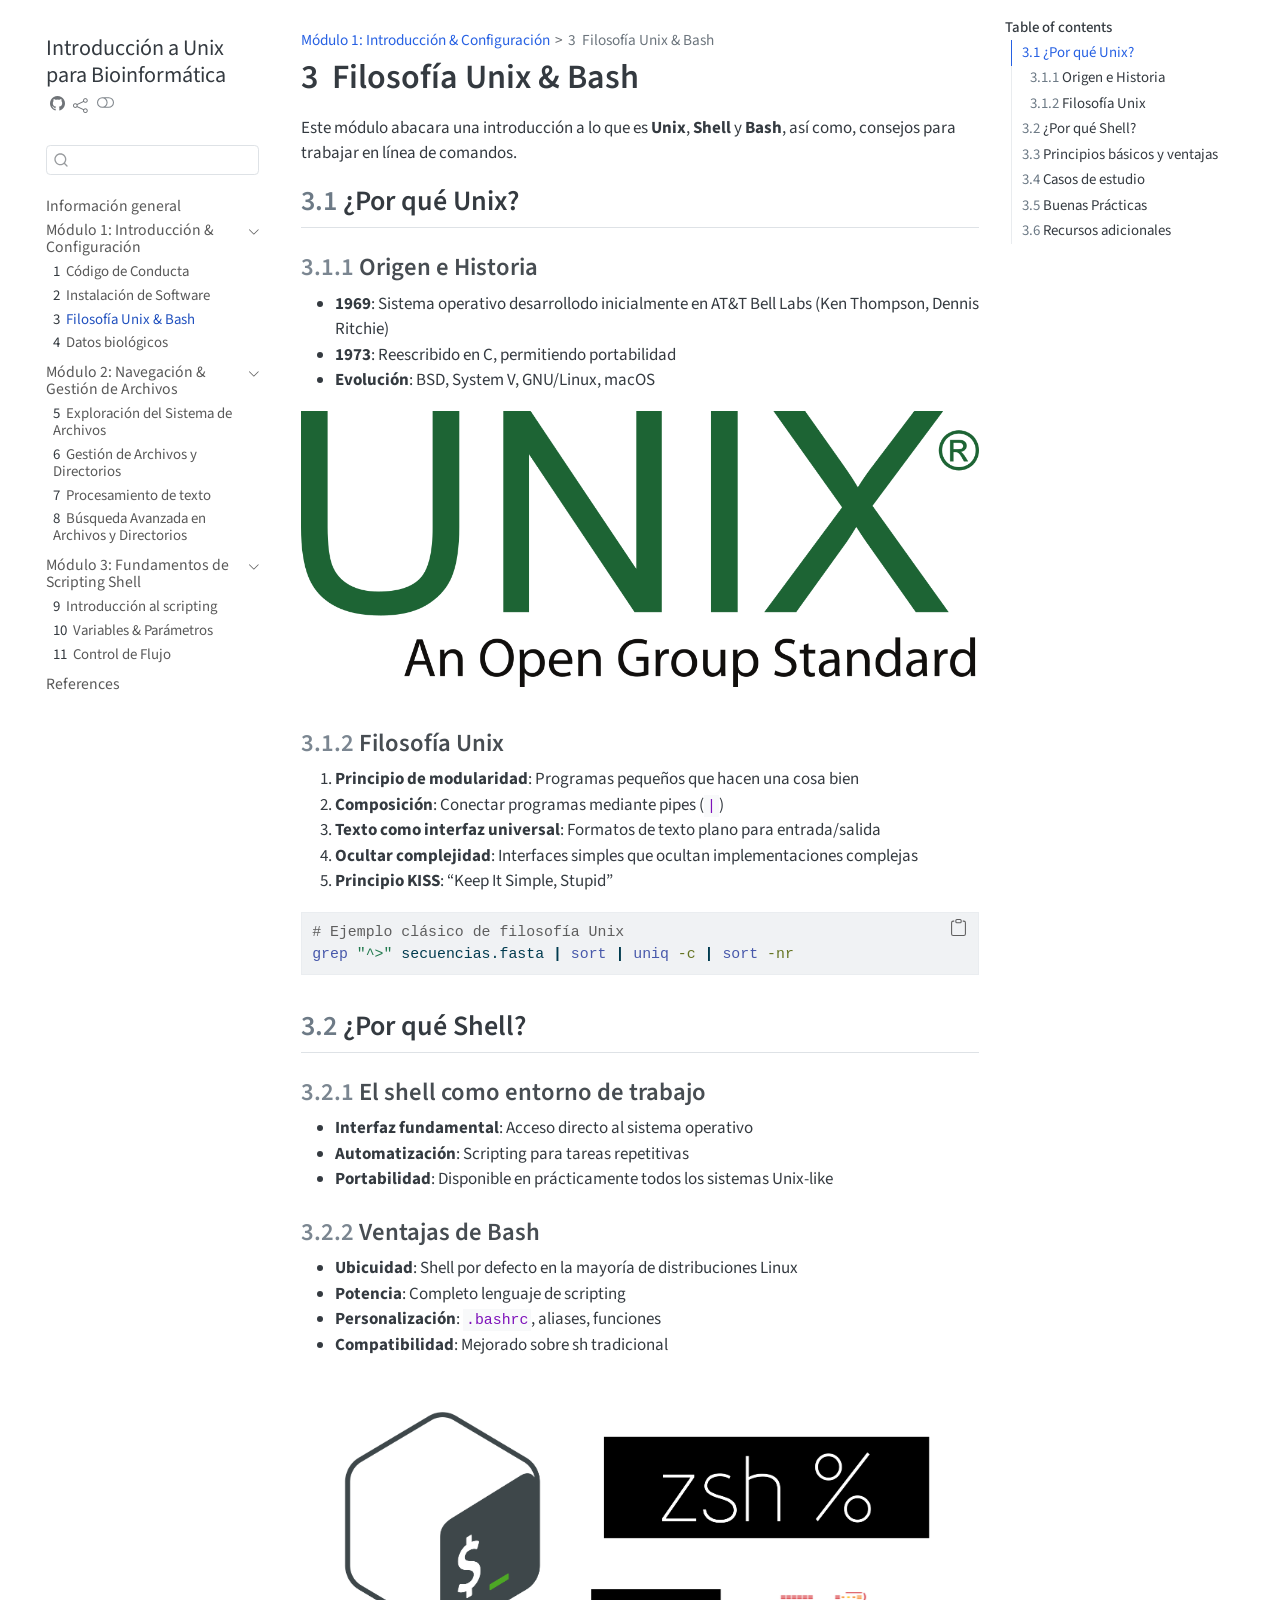
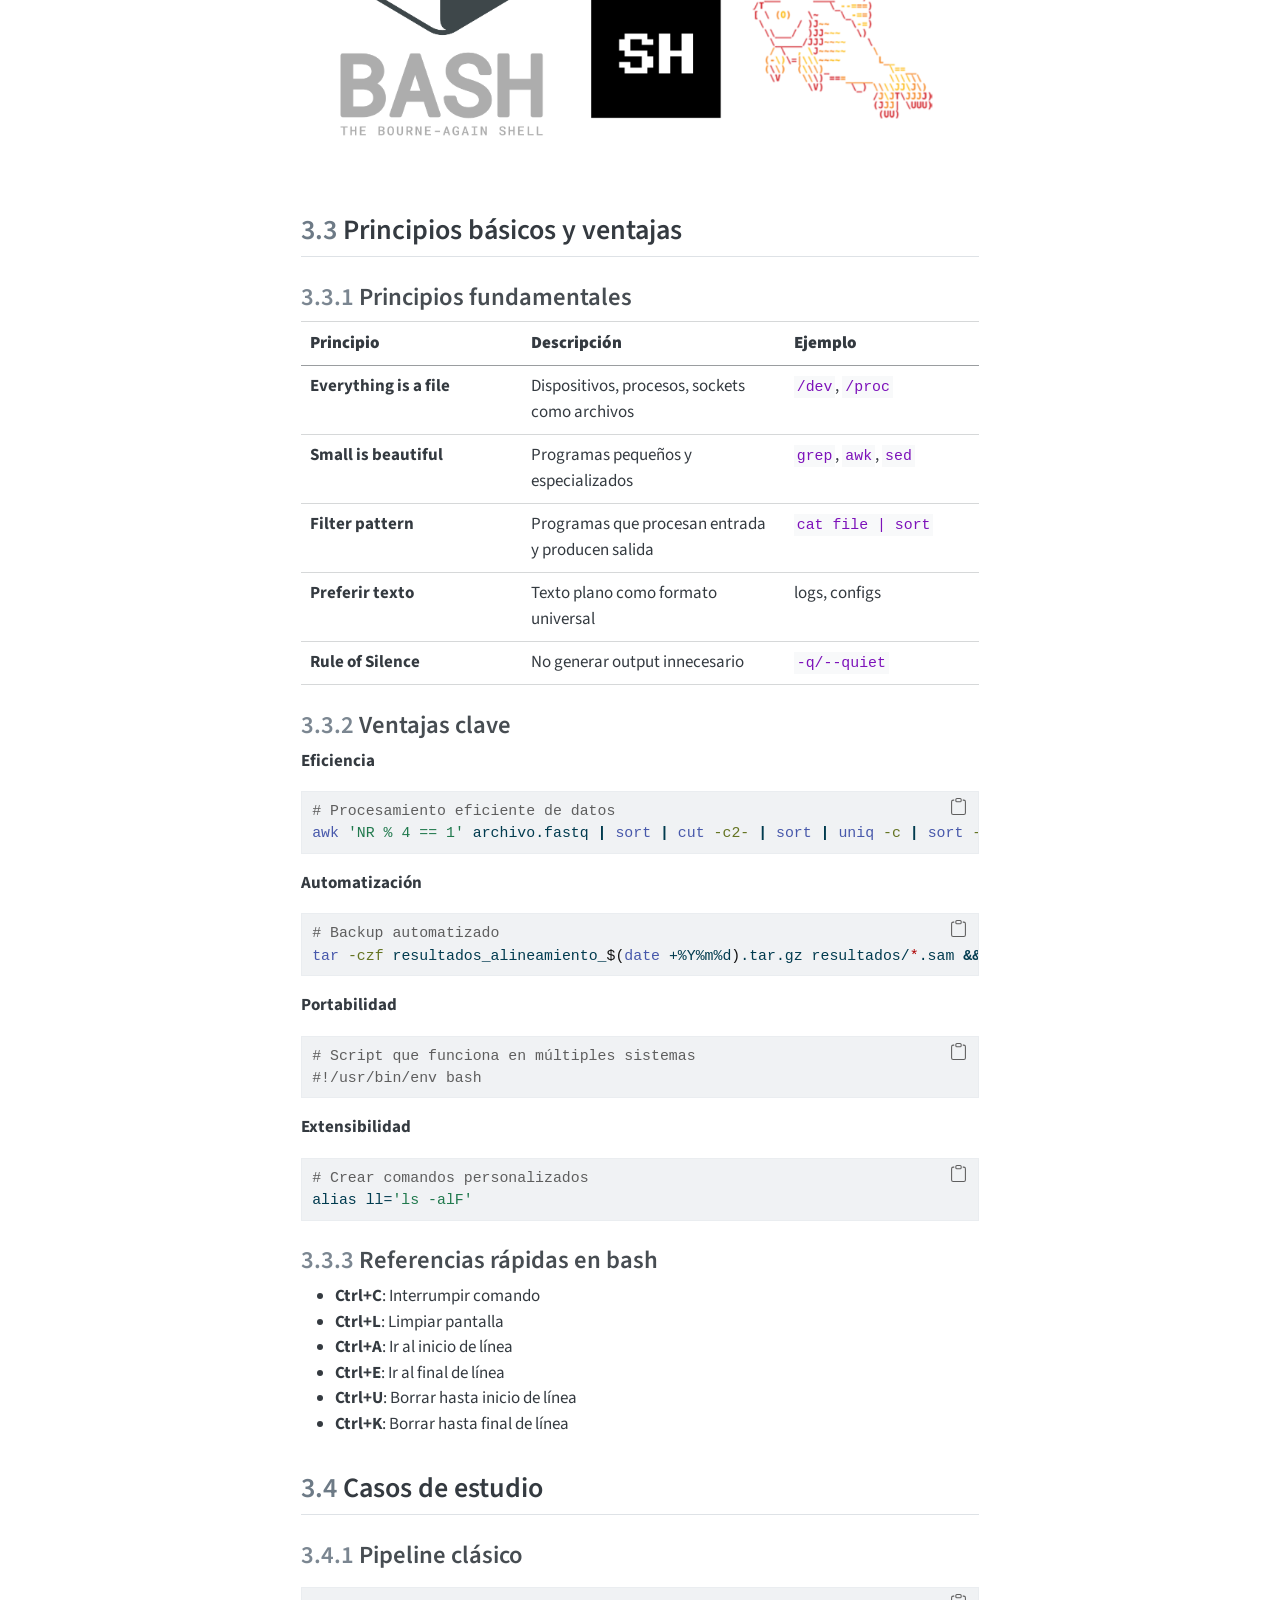
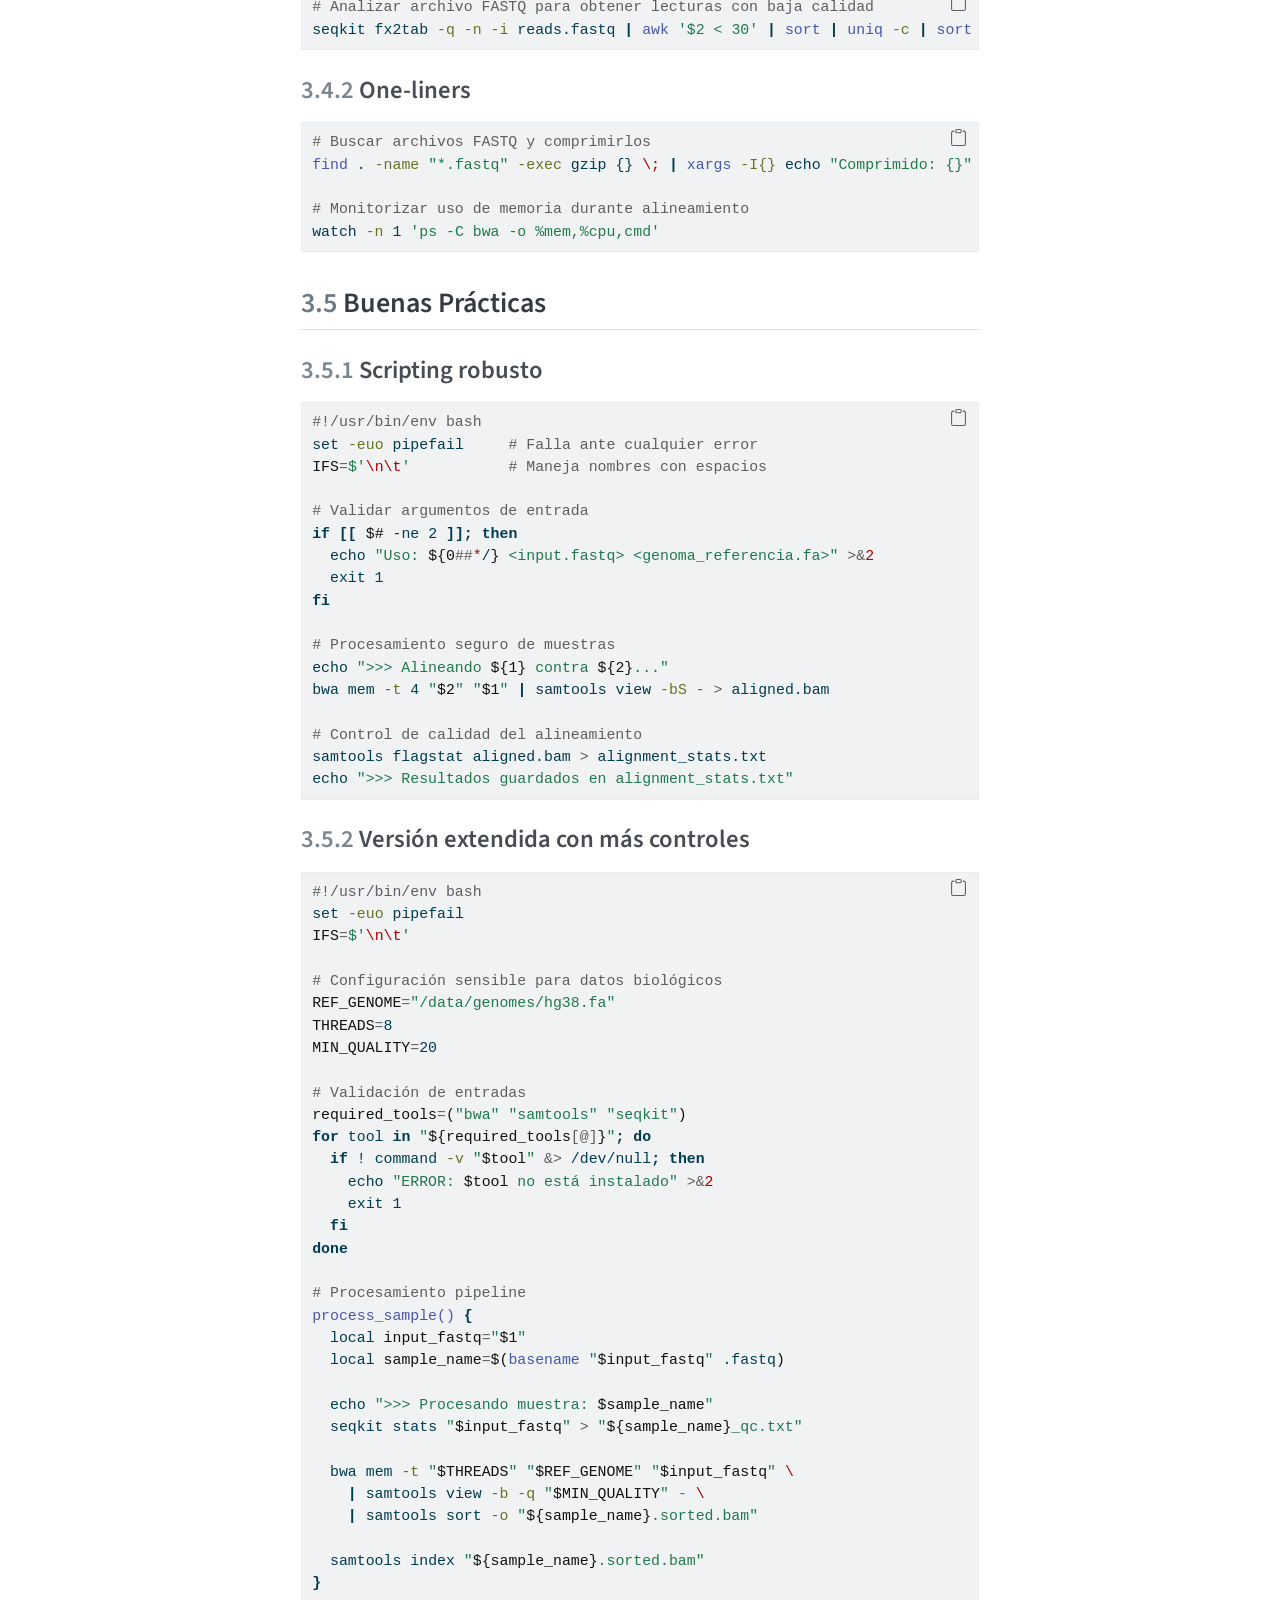
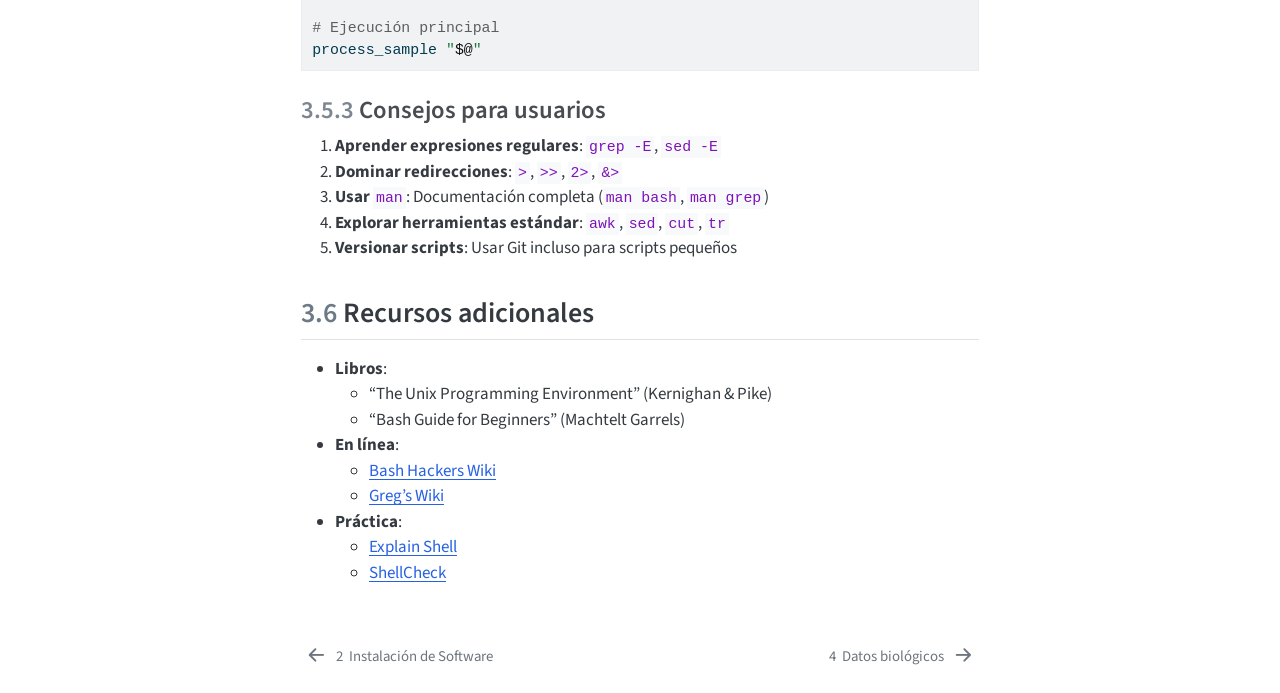
<file: docs/S1_03_unix_bash.html>
<!DOCTYPE html>
<html xmlns="http://www.w3.org/1999/xhtml" lang="en" xml:lang="en"><head>

<meta charset="utf-8">
<meta name="generator" content="quarto-1.6.40">

<meta name="viewport" content="width=device-width, initial-scale=1.0, user-scalable=yes">


<title>3&nbsp; Filosofía Unix &amp; Bash – Introducción a Unix para Bioinformática</title>
<style>
code{white-space: pre-wrap;}
span.smallcaps{font-variant: small-caps;}
div.columns{display: flex; gap: min(4vw, 1.5em);}
div.column{flex: auto; overflow-x: auto;}
div.hanging-indent{margin-left: 1.5em; text-indent: -1.5em;}
ul.task-list{list-style: none;}
ul.task-list li input[type="checkbox"] {
  width: 0.8em;
  margin: 0 0.8em 0.2em -1em; /* quarto-specific, see https://github.com/quarto-dev/quarto-cli/issues/4556 */ 
  vertical-align: middle;
}
/* CSS for syntax highlighting */
pre > code.sourceCode { white-space: pre; position: relative; }
pre > code.sourceCode > span { line-height: 1.25; }
pre > code.sourceCode > span:empty { height: 1.2em; }
.sourceCode { overflow: visible; }
code.sourceCode > span { color: inherit; text-decoration: inherit; }
div.sourceCode { margin: 1em 0; }
pre.sourceCode { margin: 0; }
@media screen {
div.sourceCode { overflow: auto; }
}
@media print {
pre > code.sourceCode { white-space: pre-wrap; }
pre > code.sourceCode > span { display: inline-block; text-indent: -5em; padding-left: 5em; }
}
pre.numberSource code
  { counter-reset: source-line 0; }
pre.numberSource code > span
  { position: relative; left: -4em; counter-increment: source-line; }
pre.numberSource code > span > a:first-child::before
  { content: counter(source-line);
    position: relative; left: -1em; text-align: right; vertical-align: baseline;
    border: none; display: inline-block;
    -webkit-touch-callout: none; -webkit-user-select: none;
    -khtml-user-select: none; -moz-user-select: none;
    -ms-user-select: none; user-select: none;
    padding: 0 4px; width: 4em;
  }
pre.numberSource { margin-left: 3em;  padding-left: 4px; }
div.sourceCode
  {   }
@media screen {
pre > code.sourceCode > span > a:first-child::before { text-decoration: underline; }
}
</style>


<script src="site_libs/quarto-nav/quarto-nav.js"></script>
<script src="site_libs/quarto-nav/headroom.min.js"></script>
<script src="site_libs/clipboard/clipboard.min.js"></script>
<script src="site_libs/quarto-search/autocomplete.umd.js"></script>
<script src="site_libs/quarto-search/fuse.min.js"></script>
<script src="site_libs/quarto-search/quarto-search.js"></script>
<meta name="quarto:offset" content="./">
<link href="./S1_04_datos_biologicos.html" rel="next">
<link href="./S1_02_instalacion_software.html" rel="prev">
<link href="./images/LogoDavidAlberto.png" rel="icon" type="image/png">
<script src="site_libs/quarto-html/quarto.js"></script>
<script src="site_libs/quarto-html/popper.min.js"></script>
<script src="site_libs/quarto-html/tippy.umd.min.js"></script>
<script src="site_libs/quarto-html/anchor.min.js"></script>
<link href="site_libs/quarto-html/tippy.css" rel="stylesheet">
<link href="site_libs/quarto-html/quarto-syntax-highlighting-549806ee2085284f45b00abea8c6df48.css" rel="stylesheet" class="quarto-color-scheme" id="quarto-text-highlighting-styles">
<link href="site_libs/quarto-html/quarto-syntax-highlighting-dark-8ea72dc5fed832574809a9c94082fbbb.css" rel="prefetch" class="quarto-color-scheme quarto-color-alternate" id="quarto-text-highlighting-styles">
<script src="site_libs/bootstrap/bootstrap.min.js"></script>
<link href="site_libs/bootstrap/bootstrap-icons.css" rel="stylesheet">
<link href="site_libs/bootstrap/bootstrap-676a4cf67d3d9571e5d8445c1a0196c2.min.css" rel="stylesheet" append-hash="true" class="quarto-color-scheme" id="quarto-bootstrap" data-mode="light">
<link href="site_libs/bootstrap/bootstrap-dark-f5b120df93f135efa968972054afb89e.min.css" rel="prefetch" append-hash="true" class="quarto-color-scheme quarto-color-alternate" id="quarto-bootstrap" data-mode="dark">
<script id="quarto-search-options" type="application/json">{
  "location": "sidebar",
  "copy-button": false,
  "collapse-after": 3,
  "panel-placement": "start",
  "type": "textbox",
  "limit": 50,
  "keyboard-shortcut": [
    "f",
    "/",
    "s"
  ],
  "show-item-context": false,
  "language": {
    "search-no-results-text": "No results",
    "search-matching-documents-text": "matching documents",
    "search-copy-link-title": "Copy link to search",
    "search-hide-matches-text": "Hide additional matches",
    "search-more-match-text": "more match in this document",
    "search-more-matches-text": "more matches in this document",
    "search-clear-button-title": "Clear",
    "search-text-placeholder": "",
    "search-detached-cancel-button-title": "Cancel",
    "search-submit-button-title": "Submit",
    "search-label": "Search"
  }
}</script>


</head>

<body class="nav-sidebar floating">

<div id="quarto-search-results"></div>
  <header id="quarto-header" class="headroom fixed-top">
  <nav class="quarto-secondary-nav">
    <div class="container-fluid d-flex">
      <button type="button" class="quarto-btn-toggle btn" data-bs-toggle="collapse" role="button" data-bs-target=".quarto-sidebar-collapse-item" aria-controls="quarto-sidebar" aria-expanded="false" aria-label="Toggle sidebar navigation" onclick="if (window.quartoToggleHeadroom) { window.quartoToggleHeadroom(); }">
        <i class="bi bi-layout-text-sidebar-reverse"></i>
      </button>
        <nav class="quarto-page-breadcrumbs" aria-label="breadcrumb"><ol class="breadcrumb"><li class="breadcrumb-item"><a href="./S1_01_codigo_conducta.html">Módulo 1: Introducción &amp; Configuración</a></li><li class="breadcrumb-item"><a href="./S1_03_unix_bash.html"><span class="chapter-number">3</span>&nbsp; <span class="chapter-title">Filosofía Unix &amp; Bash</span></a></li></ol></nav>
        <a class="flex-grow-1" role="navigation" data-bs-toggle="collapse" data-bs-target=".quarto-sidebar-collapse-item" aria-controls="quarto-sidebar" aria-expanded="false" aria-label="Toggle sidebar navigation" onclick="if (window.quartoToggleHeadroom) { window.quartoToggleHeadroom(); }">      
        </a>
      <button type="button" class="btn quarto-search-button" aria-label="Search" onclick="window.quartoOpenSearch();">
        <i class="bi bi-search"></i>
      </button>
    </div>
  </nav>
</header>
<!-- content -->
<div id="quarto-content" class="quarto-container page-columns page-rows-contents page-layout-article">
<!-- sidebar -->
  <nav id="quarto-sidebar" class="sidebar collapse collapse-horizontal quarto-sidebar-collapse-item sidebar-navigation floating overflow-auto">
    <div class="pt-lg-2 mt-2 text-left sidebar-header">
    <div class="sidebar-title mb-0 py-0">
      <a href="./">Introducción a Unix para Bioinformática</a> 
        <div class="sidebar-tools-main tools-wide">
    <a href="https://github.com/BioCode-Academy/Unix" title="Source Code" class="quarto-navigation-tool px-1" aria-label="Source Code"><i class="bi bi-github"></i></a>
    <div class="dropdown">
      <a href="" title="Share" id="quarto-navigation-tool-dropdown-0" class="quarto-navigation-tool dropdown-toggle px-1" data-bs-toggle="dropdown" aria-expanded="false" role="link" aria-label="Share"><i class="bi bi-share"></i></a>
      <ul class="dropdown-menu" aria-labelledby="quarto-navigation-tool-dropdown-0">
          <li>
            <a class="dropdown-item sidebar-tools-main-item" href="https://twitter.com/intent/tweet?url=|url|">
              <i class="bi bi-twitter pe-1"></i>
            Twitter
            </a>
          </li>
          <li>
            <a class="dropdown-item sidebar-tools-main-item" href="https://www.facebook.com/sharer/sharer.php?u=|url|">
              <i class="bi bi-facebook pe-1"></i>
            Facebook
            </a>
          </li>
          <li>
            <a class="dropdown-item sidebar-tools-main-item" href="https://www.linkedin.com/sharing/share-offsite/?url=|url|">
              <i class="bi bi-linkedin pe-1"></i>
            LinkedIn
            </a>
          </li>
      </ul>
    </div>
  <a href="" class="quarto-color-scheme-toggle quarto-navigation-tool  px-1" onclick="window.quartoToggleColorScheme(); return false;" title="Toggle dark mode"><i class="bi"></i></a>
</div>
    </div>
      </div>
        <div class="mt-2 flex-shrink-0 align-items-center">
        <div class="sidebar-search">
        <div id="quarto-search" class="" title="Search"></div>
        </div>
        </div>
    <div class="sidebar-menu-container"> 
    <ul class="list-unstyled mt-1">
        <li class="sidebar-item">
  <div class="sidebar-item-container"> 
  <a href="./index.html" class="sidebar-item-text sidebar-link">
 <span class="menu-text">Información general</span></a>
  </div>
</li>
        <li class="sidebar-item sidebar-item-section">
      <div class="sidebar-item-container"> 
            <a class="sidebar-item-text sidebar-link text-start" data-bs-toggle="collapse" data-bs-target="#quarto-sidebar-section-1" role="navigation" aria-expanded="true">
 <span class="menu-text">Módulo 1: Introducción &amp; Configuración</span></a>
          <a class="sidebar-item-toggle text-start" data-bs-toggle="collapse" data-bs-target="#quarto-sidebar-section-1" role="navigation" aria-expanded="true" aria-label="Toggle section">
            <i class="bi bi-chevron-right ms-2"></i>
          </a> 
      </div>
      <ul id="quarto-sidebar-section-1" class="collapse list-unstyled sidebar-section depth1 show">  
          <li class="sidebar-item">
  <div class="sidebar-item-container"> 
  <a href="./S1_01_codigo_conducta.html" class="sidebar-item-text sidebar-link">
 <span class="menu-text"><span class="chapter-number">1</span>&nbsp; <span class="chapter-title">Código de Conducta</span></span></a>
  </div>
</li>
          <li class="sidebar-item">
  <div class="sidebar-item-container"> 
  <a href="./S1_02_instalacion_software.html" class="sidebar-item-text sidebar-link">
 <span class="menu-text"><span class="chapter-number">2</span>&nbsp; <span class="chapter-title">Instalación de Software</span></span></a>
  </div>
</li>
          <li class="sidebar-item">
  <div class="sidebar-item-container"> 
  <a href="./S1_03_unix_bash.html" class="sidebar-item-text sidebar-link active">
 <span class="menu-text"><span class="chapter-number">3</span>&nbsp; <span class="chapter-title">Filosofía Unix &amp; Bash</span></span></a>
  </div>
</li>
          <li class="sidebar-item">
  <div class="sidebar-item-container"> 
  <a href="./S1_04_datos_biologicos.html" class="sidebar-item-text sidebar-link">
 <span class="menu-text"><span class="chapter-number">4</span>&nbsp; <span class="chapter-title">Datos biológicos</span></span></a>
  </div>
</li>
      </ul>
  </li>
        <li class="sidebar-item sidebar-item-section">
      <div class="sidebar-item-container"> 
            <a class="sidebar-item-text sidebar-link text-start" data-bs-toggle="collapse" data-bs-target="#quarto-sidebar-section-2" role="navigation" aria-expanded="true">
 <span class="menu-text">Módulo 2: Navegación &amp; Gestión de Archivos</span></a>
          <a class="sidebar-item-toggle text-start" data-bs-toggle="collapse" data-bs-target="#quarto-sidebar-section-2" role="navigation" aria-expanded="true" aria-label="Toggle section">
            <i class="bi bi-chevron-right ms-2"></i>
          </a> 
      </div>
      <ul id="quarto-sidebar-section-2" class="collapse list-unstyled sidebar-section depth1 show">  
          <li class="sidebar-item">
  <div class="sidebar-item-container"> 
  <a href="./S2_01_explorar_archivos.html" class="sidebar-item-text sidebar-link">
 <span class="menu-text"><span class="chapter-number">5</span>&nbsp; <span class="chapter-title">Exploración del Sistema de Archivos</span></span></a>
  </div>
</li>
          <li class="sidebar-item">
  <div class="sidebar-item-container"> 
  <a href="./S2_02_gestion_archivos.html" class="sidebar-item-text sidebar-link">
 <span class="menu-text"><span class="chapter-number">6</span>&nbsp; <span class="chapter-title">Gestión de Archivos y Directorios</span></span></a>
  </div>
</li>
          <li class="sidebar-item">
  <div class="sidebar-item-container"> 
  <a href="./S2_03_procesamiento_texto.html" class="sidebar-item-text sidebar-link">
 <span class="menu-text"><span class="chapter-number">7</span>&nbsp; <span class="chapter-title">Procesamiento de texto</span></span></a>
  </div>
</li>
          <li class="sidebar-item">
  <div class="sidebar-item-container"> 
  <a href="./S2_04_busqueda_avanzada.html" class="sidebar-item-text sidebar-link">
 <span class="menu-text"><span class="chapter-number">8</span>&nbsp; <span class="chapter-title">Búsqueda Avanzada en Archivos y Directorios</span></span></a>
  </div>
</li>
      </ul>
  </li>
        <li class="sidebar-item sidebar-item-section">
      <div class="sidebar-item-container"> 
            <a class="sidebar-item-text sidebar-link text-start" data-bs-toggle="collapse" data-bs-target="#quarto-sidebar-section-3" role="navigation" aria-expanded="true">
 <span class="menu-text">Módulo 3: Fundamentos de Scripting Shell</span></a>
          <a class="sidebar-item-toggle text-start" data-bs-toggle="collapse" data-bs-target="#quarto-sidebar-section-3" role="navigation" aria-expanded="true" aria-label="Toggle section">
            <i class="bi bi-chevron-right ms-2"></i>
          </a> 
      </div>
      <ul id="quarto-sidebar-section-3" class="collapse list-unstyled sidebar-section depth1 show">  
          <li class="sidebar-item">
  <div class="sidebar-item-container"> 
  <a href="./S3_01_introduccion_scripting.html" class="sidebar-item-text sidebar-link">
 <span class="menu-text"><span class="chapter-number">9</span>&nbsp; <span class="chapter-title">Introducción al scripting</span></span></a>
  </div>
</li>
          <li class="sidebar-item">
  <div class="sidebar-item-container"> 
  <a href="./S3_02_variables_parametros.html" class="sidebar-item-text sidebar-link">
 <span class="menu-text"><span class="chapter-number">10</span>&nbsp; <span class="chapter-title">Variables &amp; Parámetros</span></span></a>
  </div>
</li>
          <li class="sidebar-item">
  <div class="sidebar-item-container"> 
  <a href="./S3_03_control_flujo.html" class="sidebar-item-text sidebar-link">
 <span class="menu-text"><span class="chapter-number">11</span>&nbsp; <span class="chapter-title">Control de Flujo</span></span></a>
  </div>
</li>
      </ul>
  </li>
        <li class="sidebar-item">
  <div class="sidebar-item-container"> 
  <a href="./references.html" class="sidebar-item-text sidebar-link">
 <span class="menu-text">References</span></a>
  </div>
</li>
    </ul>
    </div>
</nav>
<div id="quarto-sidebar-glass" class="quarto-sidebar-collapse-item" data-bs-toggle="collapse" data-bs-target=".quarto-sidebar-collapse-item"></div>
<!-- margin-sidebar -->
    <div id="quarto-margin-sidebar" class="sidebar margin-sidebar">
        <nav id="TOC" role="doc-toc" class="toc-active">
    <h2 id="toc-title">Table of contents</h2>
   
  <ul>
  <li><a href="#por-qué-unix" id="toc-por-qué-unix" class="nav-link active" data-scroll-target="#por-qué-unix"><span class="header-section-number">3.1</span> ¿Por qué Unix?</a>
  <ul>
  <li><a href="#origen-e-historia" id="toc-origen-e-historia" class="nav-link" data-scroll-target="#origen-e-historia"><span class="header-section-number">3.1.1</span> Origen e Historia</a></li>
  <li><a href="#filosofía-unix" id="toc-filosofía-unix" class="nav-link" data-scroll-target="#filosofía-unix"><span class="header-section-number">3.1.2</span> Filosofía Unix</a></li>
  </ul></li>
  <li><a href="#por-qué-shell" id="toc-por-qué-shell" class="nav-link" data-scroll-target="#por-qué-shell"><span class="header-section-number">3.2</span> ¿Por qué Shell?</a>
  <ul>
  <li><a href="#el-shell-como-entorno-de-trabajo" id="toc-el-shell-como-entorno-de-trabajo" class="nav-link" data-scroll-target="#el-shell-como-entorno-de-trabajo"><span class="header-section-number">3.2.1</span> El shell como entorno de trabajo</a></li>
  <li><a href="#ventajas-de-bash" id="toc-ventajas-de-bash" class="nav-link" data-scroll-target="#ventajas-de-bash"><span class="header-section-number">3.2.2</span> Ventajas de Bash</a></li>
  </ul></li>
  <li><a href="#principios-básicos-y-ventajas" id="toc-principios-básicos-y-ventajas" class="nav-link" data-scroll-target="#principios-básicos-y-ventajas"><span class="header-section-number">3.3</span> Principios básicos y ventajas</a>
  <ul>
  <li><a href="#principios-fundamentales" id="toc-principios-fundamentales" class="nav-link" data-scroll-target="#principios-fundamentales"><span class="header-section-number">3.3.1</span> Principios fundamentales</a></li>
  <li><a href="#ventajas-clave" id="toc-ventajas-clave" class="nav-link" data-scroll-target="#ventajas-clave"><span class="header-section-number">3.3.2</span> Ventajas clave</a></li>
  <li><a href="#referencias-rápidas-en-bash" id="toc-referencias-rápidas-en-bash" class="nav-link" data-scroll-target="#referencias-rápidas-en-bash"><span class="header-section-number">3.3.3</span> Referencias rápidas en bash</a></li>
  </ul></li>
  <li><a href="#casos-de-estudio" id="toc-casos-de-estudio" class="nav-link" data-scroll-target="#casos-de-estudio"><span class="header-section-number">3.4</span> Casos de estudio</a>
  <ul>
  <li><a href="#pipeline-clásico" id="toc-pipeline-clásico" class="nav-link" data-scroll-target="#pipeline-clásico"><span class="header-section-number">3.4.1</span> Pipeline clásico</a></li>
  <li><a href="#one-liners" id="toc-one-liners" class="nav-link" data-scroll-target="#one-liners"><span class="header-section-number">3.4.2</span> One-liners</a></li>
  </ul></li>
  <li><a href="#buenas-prácticas" id="toc-buenas-prácticas" class="nav-link" data-scroll-target="#buenas-prácticas"><span class="header-section-number">3.5</span> Buenas Prácticas</a>
  <ul>
  <li><a href="#scripting-robusto" id="toc-scripting-robusto" class="nav-link" data-scroll-target="#scripting-robusto"><span class="header-section-number">3.5.1</span> Scripting robusto</a></li>
  <li><a href="#versión-extendida-con-más-controles" id="toc-versión-extendida-con-más-controles" class="nav-link" data-scroll-target="#versión-extendida-con-más-controles"><span class="header-section-number">3.5.2</span> Versión extendida con más controles</a></li>
  <li><a href="#consejos-para-usuarios" id="toc-consejos-para-usuarios" class="nav-link" data-scroll-target="#consejos-para-usuarios"><span class="header-section-number">3.5.3</span> Consejos para usuarios</a></li>
  </ul></li>
  <li><a href="#recursos-adicionales" id="toc-recursos-adicionales" class="nav-link" data-scroll-target="#recursos-adicionales"><span class="header-section-number">3.6</span> Recursos adicionales</a></li>
  </ul>
</nav>
    </div>
<!-- main -->
<main class="content" id="quarto-document-content">

<header id="title-block-header" class="quarto-title-block default"><nav class="quarto-page-breadcrumbs quarto-title-breadcrumbs d-none d-lg-block" aria-label="breadcrumb"><ol class="breadcrumb"><li class="breadcrumb-item"><a href="./S1_01_codigo_conducta.html">Módulo 1: Introducción &amp; Configuración</a></li><li class="breadcrumb-item"><a href="./S1_03_unix_bash.html"><span class="chapter-number">3</span>&nbsp; <span class="chapter-title">Filosofía Unix &amp; Bash</span></a></li></ol></nav>
<div class="quarto-title">
<h1 class="title"><span class="chapter-number">3</span>&nbsp; <span class="chapter-title">Filosofía Unix &amp; Bash</span></h1>
</div>



<div class="quarto-title-meta">

    
  
    
  </div>
  


</header>


<p>Este módulo abacara una introducción a lo que es <strong>Unix</strong>, <strong>Shell</strong> y <strong>Bash</strong>, así como, consejos para trabajar en línea de comandos.</p>
<section id="por-qué-unix" class="level2" data-number="3.1">
<h2 data-number="3.1" class="anchored" data-anchor-id="por-qué-unix"><span class="header-section-number">3.1</span> ¿Por qué Unix?</h2>
<section id="origen-e-historia" class="level3" data-number="3.1.1">
<h3 data-number="3.1.1" class="anchored" data-anchor-id="origen-e-historia"><span class="header-section-number">3.1.1</span> Origen e Historia</h3>
<ul>
<li><strong>1969</strong>: Sistema operativo desarrollodo inicialmente en AT&amp;T Bell Labs (Ken Thompson, Dennis Ritchie)</li>
<li><strong>1973</strong>: Reescribido en C, permitiendo portabilidad</li>
<li><strong>Evolución</strong>: BSD, System V, GNU/Linux, macOS</li>
</ul>
<div class="quarto-figure quarto-figure-center">
<figure class="figure">
<p><img src="images/UNIX_logo.png" class="img-fluid quarto-figure quarto-figure-center figure-img"></p>
</figure>
</div>
</section>
<section id="filosofía-unix" class="level3" data-number="3.1.2">
<h3 data-number="3.1.2" class="anchored" data-anchor-id="filosofía-unix"><span class="header-section-number">3.1.2</span> Filosofía Unix</h3>
<ol type="1">
<li><strong>Principio de modularidad</strong>: Programas pequeños que hacen una cosa bien</li>
<li><strong>Composición</strong>: Conectar programas mediante pipes (<code>|</code>)</li>
<li><strong>Texto como interfaz universal</strong>: Formatos de texto plano para entrada/salida</li>
<li><strong>Ocultar complejidad</strong>: Interfaces simples que ocultan implementaciones complejas</li>
<li><strong>Principio KISS</strong>: “Keep It Simple, Stupid”</li>
</ol>
<div class="cell">
<div class="sourceCode cell-code" id="cb1"><pre class="sourceCode bash code-with-copy"><code class="sourceCode bash"><span id="cb1-1"><a href="#cb1-1" aria-hidden="true" tabindex="-1"></a><span class="co"># Ejemplo clásico de filosofía Unix</span></span>
<span id="cb1-2"><a href="#cb1-2" aria-hidden="true" tabindex="-1"></a><span class="fu">grep</span> <span class="st">"^&gt;"</span> secuencias.fasta <span class="kw">|</span> <span class="fu">sort</span> <span class="kw">|</span> <span class="fu">uniq</span> <span class="at">-c</span> <span class="kw">|</span> <span class="fu">sort</span> <span class="at">-nr</span></span></code><button title="Copy to Clipboard" class="code-copy-button"><i class="bi"></i></button></pre></div>
</div>
</section>
</section>
<section id="por-qué-shell" class="level2" data-number="3.2">
<h2 data-number="3.2" class="anchored" data-anchor-id="por-qué-shell"><span class="header-section-number">3.2</span> ¿Por qué Shell?</h2>
<section id="el-shell-como-entorno-de-trabajo" class="level3" data-number="3.2.1">
<h3 data-number="3.2.1" class="anchored" data-anchor-id="el-shell-como-entorno-de-trabajo"><span class="header-section-number">3.2.1</span> El shell como entorno de trabajo</h3>
<ul>
<li><strong>Interfaz fundamental</strong>: Acceso directo al sistema operativo</li>
<li><strong>Automatización</strong>: Scripting para tareas repetitivas</li>
<li><strong>Portabilidad</strong>: Disponible en prácticamente todos los sistemas Unix-like</li>
</ul>
</section>
<section id="ventajas-de-bash" class="level3" data-number="3.2.2">
<h3 data-number="3.2.2" class="anchored" data-anchor-id="ventajas-de-bash"><span class="header-section-number">3.2.2</span> Ventajas de Bash</h3>
<ul>
<li><strong>Ubicuidad</strong>: Shell por defecto en la mayoría de distribuciones Linux</li>
<li><strong>Potencia</strong>: Completo lenguaje de scripting</li>
<li><strong>Personalización</strong>: <code>.bashrc</code>, aliases, funciones</li>
<li><strong>Compatibilidad</strong>: Mejorado sobre sh tradicional</li>
</ul>
<p><img src="images/shells.png" class="img-fluid"></p>
</section>
</section>
<section id="principios-básicos-y-ventajas" class="level2" data-number="3.3">
<h2 data-number="3.3" class="anchored" data-anchor-id="principios-básicos-y-ventajas"><span class="header-section-number">3.3</span> Principios básicos y ventajas</h2>
<section id="principios-fundamentales" class="level3" data-number="3.3.1">
<h3 data-number="3.3.1" class="anchored" data-anchor-id="principios-fundamentales"><span class="header-section-number">3.3.1</span> Principios fundamentales</h3>
<table class="caption-top table">
<colgroup>
<col style="width: 32%">
<col style="width: 38%">
<col style="width: 28%">
</colgroup>
<thead>
<tr class="header">
<th><strong>Principio</strong></th>
<th><strong>Descripción</strong></th>
<th><strong>Ejemplo</strong></th>
</tr>
</thead>
<tbody>
<tr class="odd">
<td><strong>Everything is a file</strong></td>
<td>Dispositivos, procesos, sockets como archivos</td>
<td><code>/dev</code>, <code>/proc</code></td>
</tr>
<tr class="even">
<td><strong>Small is beautiful</strong></td>
<td>Programas pequeños y especializados</td>
<td><code>grep</code>, <code>awk</code>, <code>sed</code></td>
</tr>
<tr class="odd">
<td><strong>Filter pattern</strong></td>
<td>Programas que procesan entrada y producen salida</td>
<td><code>cat file | sort</code></td>
</tr>
<tr class="even">
<td><strong>Preferir texto</strong></td>
<td>Texto plano como formato universal</td>
<td>logs, configs</td>
</tr>
<tr class="odd">
<td><strong>Rule of Silence</strong></td>
<td>No generar output innecesario</td>
<td><code>-q/--quiet</code></td>
</tr>
</tbody>
</table>
</section>
<section id="ventajas-clave" class="level3" data-number="3.3.2">
<h3 data-number="3.3.2" class="anchored" data-anchor-id="ventajas-clave"><span class="header-section-number">3.3.2</span> Ventajas clave</h3>
<p><strong>Eficiencia</strong></p>
<div class="cell">
<div class="sourceCode cell-code" id="cb2"><pre class="sourceCode bash code-with-copy"><code class="sourceCode bash"><span id="cb2-1"><a href="#cb2-1" aria-hidden="true" tabindex="-1"></a><span class="co"># Procesamiento eficiente de datos</span></span>
<span id="cb2-2"><a href="#cb2-2" aria-hidden="true" tabindex="-1"></a><span class="fu">awk</span> <span class="st">'NR % 4 == 1'</span> archivo.fastq <span class="kw">|</span> <span class="fu">sort</span> <span class="kw">|</span> <span class="fu">cut</span> <span class="at">-c2-</span> <span class="kw">|</span> <span class="fu">sort</span> <span class="kw">|</span> <span class="fu">uniq</span> <span class="at">-c</span> <span class="kw">|</span> <span class="fu">sort</span> <span class="at">-rn</span> <span class="kw">|</span> <span class="fu">head</span> <span class="at">-20</span></span></code><button title="Copy to Clipboard" class="code-copy-button"><i class="bi"></i></button></pre></div>
</div>
<p><strong>Automatización</strong></p>
<div class="cell">
<div class="sourceCode cell-code" id="cb3"><pre class="sourceCode bash code-with-copy"><code class="sourceCode bash"><span id="cb3-1"><a href="#cb3-1" aria-hidden="true" tabindex="-1"></a><span class="co"># Backup automatizado</span></span>
<span id="cb3-2"><a href="#cb3-2" aria-hidden="true" tabindex="-1"></a><span class="fu">tar</span> <span class="at">-czf</span> resultados_alineamiento_<span class="va">$(</span><span class="fu">date</span> +%Y%m%d<span class="va">)</span>.tar.gz resultados/<span class="pp">*</span>.sam <span class="kw">&amp;&amp;</span> <span class="fu">scp</span> resultados_<span class="pp">*</span>.tar.gz usuario@servidor:~</span></code><button title="Copy to Clipboard" class="code-copy-button"><i class="bi"></i></button></pre></div>
</div>
<p><strong>Portabilidad</strong></p>
<div class="cell">
<div class="sourceCode cell-code" id="cb4"><pre class="sourceCode bash code-with-copy"><code class="sourceCode bash"><span id="cb4-1"><a href="#cb4-1" aria-hidden="true" tabindex="-1"></a><span class="co"># Script que funciona en múltiples sistemas</span></span>
<span id="cb4-2"><a href="#cb4-2" aria-hidden="true" tabindex="-1"></a><span class="co">#!/usr/bin/env bash</span></span></code><button title="Copy to Clipboard" class="code-copy-button"><i class="bi"></i></button></pre></div>
</div>
<p><strong>Extensibilidad</strong></p>
<div class="cell">
<div class="sourceCode cell-code" id="cb5"><pre class="sourceCode bash code-with-copy"><code class="sourceCode bash"><span id="cb5-1"><a href="#cb5-1" aria-hidden="true" tabindex="-1"></a><span class="co"># Crear comandos personalizados</span></span>
<span id="cb5-2"><a href="#cb5-2" aria-hidden="true" tabindex="-1"></a><span class="bu">alias</span> ll=<span class="st">'ls -alF'</span></span></code><button title="Copy to Clipboard" class="code-copy-button"><i class="bi"></i></button></pre></div>
</div>
</section>
<section id="referencias-rápidas-en-bash" class="level3" data-number="3.3.3">
<h3 data-number="3.3.3" class="anchored" data-anchor-id="referencias-rápidas-en-bash"><span class="header-section-number">3.3.3</span> Referencias rápidas en bash</h3>
<ul>
<li><strong>Ctrl+C</strong>: Interrumpir comando</li>
<li><strong>Ctrl+L</strong>: Limpiar pantalla</li>
<li><strong>Ctrl+A</strong>: Ir al inicio de línea</li>
<li><strong>Ctrl+E</strong>: Ir al final de línea</li>
<li><strong>Ctrl+U</strong>: Borrar hasta inicio de línea</li>
<li><strong>Ctrl+K</strong>: Borrar hasta final de línea</li>
</ul>
</section>
</section>
<section id="casos-de-estudio" class="level2" data-number="3.4">
<h2 data-number="3.4" class="anchored" data-anchor-id="casos-de-estudio"><span class="header-section-number">3.4</span> Casos de estudio</h2>
<section id="pipeline-clásico" class="level3" data-number="3.4.1">
<h3 data-number="3.4.1" class="anchored" data-anchor-id="pipeline-clásico"><span class="header-section-number">3.4.1</span> Pipeline clásico</h3>
<div class="cell">
<div class="sourceCode cell-code" id="cb6"><pre class="sourceCode bash code-with-copy"><code class="sourceCode bash"><span id="cb6-1"><a href="#cb6-1" aria-hidden="true" tabindex="-1"></a><span class="co"># Analizar archivo FASTQ para obtener lecturas con baja calidad</span></span>
<span id="cb6-2"><a href="#cb6-2" aria-hidden="true" tabindex="-1"></a><span class="ex">seqkit</span> fx2tab <span class="at">-q</span> <span class="at">-n</span> <span class="at">-i</span> reads.fastq <span class="kw">|</span> <span class="fu">awk</span> <span class="st">'$2 &lt; 30'</span> <span class="kw">|</span> <span class="fu">sort</span> <span class="kw">|</span> <span class="fu">uniq</span> <span class="at">-c</span> <span class="kw">|</span> <span class="fu">sort</span> <span class="at">-nr</span> <span class="kw">|</span> <span class="fu">head</span> <span class="at">-10</span></span></code><button title="Copy to Clipboard" class="code-copy-button"><i class="bi"></i></button></pre></div>
</div>
</section>
<section id="one-liners" class="level3" data-number="3.4.2">
<h3 data-number="3.4.2" class="anchored" data-anchor-id="one-liners"><span class="header-section-number">3.4.2</span> One-liners</h3>
<div class="cell">
<div class="sourceCode cell-code" id="cb7"><pre class="sourceCode bash code-with-copy"><code class="sourceCode bash"><span id="cb7-1"><a href="#cb7-1" aria-hidden="true" tabindex="-1"></a><span class="co"># Buscar archivos FASTQ y comprimirlos</span></span>
<span id="cb7-2"><a href="#cb7-2" aria-hidden="true" tabindex="-1"></a><span class="fu">find</span> . <span class="at">-name</span> <span class="st">"*.fastq"</span> <span class="at">-exec</span> gzip {} <span class="dt">\;</span> <span class="kw">|</span> <span class="fu">xargs</span> <span class="at">-I{}</span> echo <span class="st">"Comprimido: {}"</span></span>
<span id="cb7-3"><a href="#cb7-3" aria-hidden="true" tabindex="-1"></a></span>
<span id="cb7-4"><a href="#cb7-4" aria-hidden="true" tabindex="-1"></a><span class="co"># Monitorizar uso de memoria durante alineamiento</span></span>
<span id="cb7-5"><a href="#cb7-5" aria-hidden="true" tabindex="-1"></a><span class="ex">watch</span> <span class="at">-n</span> 1 <span class="st">'ps -C bwa -o %mem,%cpu,cmd'</span></span></code><button title="Copy to Clipboard" class="code-copy-button"><i class="bi"></i></button></pre></div>
</div>
</section>
</section>
<section id="buenas-prácticas" class="level2" data-number="3.5">
<h2 data-number="3.5" class="anchored" data-anchor-id="buenas-prácticas"><span class="header-section-number">3.5</span> Buenas Prácticas</h2>
<section id="scripting-robusto" class="level3" data-number="3.5.1">
<h3 data-number="3.5.1" class="anchored" data-anchor-id="scripting-robusto"><span class="header-section-number">3.5.1</span> Scripting robusto</h3>
<div class="cell">
<div class="sourceCode cell-code" id="cb8"><pre class="sourceCode bash code-with-copy"><code class="sourceCode bash"><span id="cb8-1"><a href="#cb8-1" aria-hidden="true" tabindex="-1"></a><span class="co">#!/usr/bin/env bash</span></span>
<span id="cb8-2"><a href="#cb8-2" aria-hidden="true" tabindex="-1"></a><span class="bu">set</span> <span class="at">-euo</span> pipefail     <span class="co"># Falla ante cualquier error</span></span>
<span id="cb8-3"><a href="#cb8-3" aria-hidden="true" tabindex="-1"></a><span class="va">IFS</span><span class="op">=</span><span class="st">$'</span><span class="dt">\n\t</span><span class="st">'</span>           <span class="co"># Maneja nombres con espacios</span></span>
<span id="cb8-4"><a href="#cb8-4" aria-hidden="true" tabindex="-1"></a></span>
<span id="cb8-5"><a href="#cb8-5" aria-hidden="true" tabindex="-1"></a><span class="co"># Validar argumentos de entrada</span></span>
<span id="cb8-6"><a href="#cb8-6" aria-hidden="true" tabindex="-1"></a><span class="cf">if</span> <span class="kw">[[</span> <span class="va">$#</span> <span class="ot">-ne</span> 2 <span class="kw">]];</span> <span class="cf">then</span></span>
<span id="cb8-7"><a href="#cb8-7" aria-hidden="true" tabindex="-1"></a>  <span class="bu">echo</span> <span class="st">"Uso: </span><span class="va">${0</span><span class="op">##</span><span class="pp">*</span>/<span class="va">}</span><span class="st"> &lt;input.fastq&gt; &lt;genoma_referencia.fa&gt;"</span> <span class="op">&gt;&amp;</span><span class="dv">2</span></span>
<span id="cb8-8"><a href="#cb8-8" aria-hidden="true" tabindex="-1"></a>  <span class="bu">exit</span> 1</span>
<span id="cb8-9"><a href="#cb8-9" aria-hidden="true" tabindex="-1"></a><span class="cf">fi</span></span>
<span id="cb8-10"><a href="#cb8-10" aria-hidden="true" tabindex="-1"></a></span>
<span id="cb8-11"><a href="#cb8-11" aria-hidden="true" tabindex="-1"></a><span class="co"># Procesamiento seguro de muestras</span></span>
<span id="cb8-12"><a href="#cb8-12" aria-hidden="true" tabindex="-1"></a><span class="bu">echo</span> <span class="st">"&gt;&gt;&gt; Alineando </span><span class="va">${1}</span><span class="st"> contra </span><span class="va">${2}</span><span class="st">..."</span></span>
<span id="cb8-13"><a href="#cb8-13" aria-hidden="true" tabindex="-1"></a><span class="ex">bwa</span> mem <span class="at">-t</span> 4 <span class="st">"</span><span class="va">$2</span><span class="st">"</span> <span class="st">"</span><span class="va">$1</span><span class="st">"</span> <span class="kw">|</span> <span class="ex">samtools</span> view <span class="at">-bS</span> <span class="at">-</span> <span class="op">&gt;</span> aligned.bam</span>
<span id="cb8-14"><a href="#cb8-14" aria-hidden="true" tabindex="-1"></a></span>
<span id="cb8-15"><a href="#cb8-15" aria-hidden="true" tabindex="-1"></a><span class="co"># Control de calidad del alineamiento</span></span>
<span id="cb8-16"><a href="#cb8-16" aria-hidden="true" tabindex="-1"></a><span class="ex">samtools</span> flagstat aligned.bam <span class="op">&gt;</span> alignment_stats.txt</span>
<span id="cb8-17"><a href="#cb8-17" aria-hidden="true" tabindex="-1"></a><span class="bu">echo</span> <span class="st">"&gt;&gt;&gt; Resultados guardados en alignment_stats.txt"</span></span></code><button title="Copy to Clipboard" class="code-copy-button"><i class="bi"></i></button></pre></div>
</div>
</section>
<section id="versión-extendida-con-más-controles" class="level3" data-number="3.5.2">
<h3 data-number="3.5.2" class="anchored" data-anchor-id="versión-extendida-con-más-controles"><span class="header-section-number">3.5.2</span> Versión extendida con más controles</h3>
<div class="cell">
<div class="sourceCode cell-code" id="cb9"><pre class="sourceCode bash code-with-copy"><code class="sourceCode bash"><span id="cb9-1"><a href="#cb9-1" aria-hidden="true" tabindex="-1"></a><span class="co">#!/usr/bin/env bash</span></span>
<span id="cb9-2"><a href="#cb9-2" aria-hidden="true" tabindex="-1"></a><span class="bu">set</span> <span class="at">-euo</span> pipefail</span>
<span id="cb9-3"><a href="#cb9-3" aria-hidden="true" tabindex="-1"></a><span class="va">IFS</span><span class="op">=</span><span class="st">$'</span><span class="dt">\n\t</span><span class="st">'</span></span>
<span id="cb9-4"><a href="#cb9-4" aria-hidden="true" tabindex="-1"></a></span>
<span id="cb9-5"><a href="#cb9-5" aria-hidden="true" tabindex="-1"></a><span class="co"># Configuración sensible para datos biológicos</span></span>
<span id="cb9-6"><a href="#cb9-6" aria-hidden="true" tabindex="-1"></a><span class="va">REF_GENOME</span><span class="op">=</span><span class="st">"/data/genomes/hg38.fa"</span></span>
<span id="cb9-7"><a href="#cb9-7" aria-hidden="true" tabindex="-1"></a><span class="va">THREADS</span><span class="op">=</span>8</span>
<span id="cb9-8"><a href="#cb9-8" aria-hidden="true" tabindex="-1"></a><span class="va">MIN_QUALITY</span><span class="op">=</span>20</span>
<span id="cb9-9"><a href="#cb9-9" aria-hidden="true" tabindex="-1"></a></span>
<span id="cb9-10"><a href="#cb9-10" aria-hidden="true" tabindex="-1"></a><span class="co"># Validación de entradas</span></span>
<span id="cb9-11"><a href="#cb9-11" aria-hidden="true" tabindex="-1"></a><span class="va">required_tools</span><span class="op">=</span><span class="va">(</span><span class="st">"bwa"</span> <span class="st">"samtools"</span> <span class="st">"seqkit"</span><span class="va">)</span></span>
<span id="cb9-12"><a href="#cb9-12" aria-hidden="true" tabindex="-1"></a><span class="cf">for</span> tool <span class="kw">in</span> <span class="st">"</span><span class="va">${required_tools</span><span class="op">[@]</span><span class="va">}</span><span class="st">"</span><span class="kw">;</span> <span class="cf">do</span></span>
<span id="cb9-13"><a href="#cb9-13" aria-hidden="true" tabindex="-1"></a>  <span class="cf">if</span> <span class="ot">! </span><span class="bu">command</span> <span class="at">-v</span> <span class="st">"</span><span class="va">$tool</span><span class="st">"</span> <span class="op">&amp;&gt;</span> /dev/null<span class="kw">;</span> <span class="cf">then</span></span>
<span id="cb9-14"><a href="#cb9-14" aria-hidden="true" tabindex="-1"></a>    <span class="bu">echo</span> <span class="st">"ERROR: </span><span class="va">$tool</span><span class="st"> no está instalado"</span> <span class="op">&gt;&amp;</span><span class="dv">2</span></span>
<span id="cb9-15"><a href="#cb9-15" aria-hidden="true" tabindex="-1"></a>    <span class="bu">exit</span> 1</span>
<span id="cb9-16"><a href="#cb9-16" aria-hidden="true" tabindex="-1"></a>  <span class="cf">fi</span></span>
<span id="cb9-17"><a href="#cb9-17" aria-hidden="true" tabindex="-1"></a><span class="cf">done</span></span>
<span id="cb9-18"><a href="#cb9-18" aria-hidden="true" tabindex="-1"></a></span>
<span id="cb9-19"><a href="#cb9-19" aria-hidden="true" tabindex="-1"></a><span class="co"># Procesamiento pipeline</span></span>
<span id="cb9-20"><a href="#cb9-20" aria-hidden="true" tabindex="-1"></a><span class="fu">process_sample()</span> <span class="kw">{</span></span>
<span id="cb9-21"><a href="#cb9-21" aria-hidden="true" tabindex="-1"></a>  <span class="bu">local</span> <span class="va">input_fastq</span><span class="op">=</span><span class="st">"</span><span class="va">$1</span><span class="st">"</span></span>
<span id="cb9-22"><a href="#cb9-22" aria-hidden="true" tabindex="-1"></a>  <span class="bu">local</span> <span class="va">sample_name</span><span class="op">=</span><span class="va">$(</span><span class="fu">basename</span> <span class="st">"</span><span class="va">$input_fastq</span><span class="st">"</span> .fastq<span class="va">)</span></span>
<span id="cb9-23"><a href="#cb9-23" aria-hidden="true" tabindex="-1"></a>  </span>
<span id="cb9-24"><a href="#cb9-24" aria-hidden="true" tabindex="-1"></a>  <span class="bu">echo</span> <span class="st">"&gt;&gt;&gt; Procesando muestra: </span><span class="va">$sample_name</span><span class="st">"</span></span>
<span id="cb9-25"><a href="#cb9-25" aria-hidden="true" tabindex="-1"></a>  <span class="ex">seqkit</span> stats <span class="st">"</span><span class="va">$input_fastq</span><span class="st">"</span> <span class="op">&gt;</span> <span class="st">"</span><span class="va">${sample_name}</span><span class="st">_qc.txt"</span></span>
<span id="cb9-26"><a href="#cb9-26" aria-hidden="true" tabindex="-1"></a>  </span>
<span id="cb9-27"><a href="#cb9-27" aria-hidden="true" tabindex="-1"></a>  <span class="ex">bwa</span> mem <span class="at">-t</span> <span class="st">"</span><span class="va">$THREADS</span><span class="st">"</span> <span class="st">"</span><span class="va">$REF_GENOME</span><span class="st">"</span> <span class="st">"</span><span class="va">$input_fastq</span><span class="st">"</span> <span class="dt">\</span></span>
<span id="cb9-28"><a href="#cb9-28" aria-hidden="true" tabindex="-1"></a>    <span class="kw">|</span> <span class="ex">samtools</span> view <span class="at">-b</span> <span class="at">-q</span> <span class="st">"</span><span class="va">$MIN_QUALITY</span><span class="st">"</span> <span class="at">-</span> <span class="dt">\</span></span>
<span id="cb9-29"><a href="#cb9-29" aria-hidden="true" tabindex="-1"></a>    <span class="kw">|</span> <span class="ex">samtools</span> sort <span class="at">-o</span> <span class="st">"</span><span class="va">${sample_name}</span><span class="st">.sorted.bam"</span></span>
<span id="cb9-30"><a href="#cb9-30" aria-hidden="true" tabindex="-1"></a>  </span>
<span id="cb9-31"><a href="#cb9-31" aria-hidden="true" tabindex="-1"></a>  <span class="ex">samtools</span> index <span class="st">"</span><span class="va">${sample_name}</span><span class="st">.sorted.bam"</span></span>
<span id="cb9-32"><a href="#cb9-32" aria-hidden="true" tabindex="-1"></a><span class="kw">}</span></span>
<span id="cb9-33"><a href="#cb9-33" aria-hidden="true" tabindex="-1"></a></span>
<span id="cb9-34"><a href="#cb9-34" aria-hidden="true" tabindex="-1"></a><span class="co"># Ejecución principal</span></span>
<span id="cb9-35"><a href="#cb9-35" aria-hidden="true" tabindex="-1"></a><span class="ex">process_sample</span> <span class="st">"</span><span class="va">$@</span><span class="st">"</span></span></code><button title="Copy to Clipboard" class="code-copy-button"><i class="bi"></i></button></pre></div>
</div>
</section>
<section id="consejos-para-usuarios" class="level3" data-number="3.5.3">
<h3 data-number="3.5.3" class="anchored" data-anchor-id="consejos-para-usuarios"><span class="header-section-number">3.5.3</span> Consejos para usuarios</h3>
<ol type="1">
<li><strong>Aprender expresiones regulares</strong>: <code>grep -E</code>, <code>sed -E</code></li>
<li><strong>Dominar redirecciones</strong>: <code>&gt;</code>, <code>&gt;&gt;</code>, <code>2&gt;</code>, <code>&amp;&gt;</code></li>
<li><strong>Usar <code>man</code></strong>: Documentación completa (<code>man bash</code>, <code>man grep</code>)</li>
<li><strong>Explorar herramientas estándar</strong>: <code>awk</code>, <code>sed</code>, <code>cut</code>, <code>tr</code></li>
<li><strong>Versionar scripts</strong>: Usar Git incluso para scripts pequeños</li>
</ol>
</section>
</section>
<section id="recursos-adicionales" class="level2" data-number="3.6">
<h2 data-number="3.6" class="anchored" data-anchor-id="recursos-adicionales"><span class="header-section-number">3.6</span> Recursos adicionales</h2>
<ul>
<li><strong>Libros</strong>:
<ul>
<li>“The Unix Programming Environment” (Kernighan &amp; Pike)</li>
<li>“Bash Guide for Beginners” (Machtelt Garrels)</li>
</ul></li>
<li><strong>En línea</strong>:
<ul>
<li><a href="https://wiki.bash-hackers.org/">Bash Hackers Wiki</a></li>
<li><a href="https://mywiki.wooledge.org/">Greg’s Wiki</a></li>
</ul></li>
<li><strong>Práctica</strong>:
<ul>
<li><a href="https://explainshell.com/">Explain Shell</a></li>
<li><a href="https://www.shellcheck.net/">ShellCheck</a></li>
</ul></li>
</ul>


</section>

</main> <!-- /main -->
<script id="quarto-html-after-body" type="application/javascript">
window.document.addEventListener("DOMContentLoaded", function (event) {
  const toggleBodyColorMode = (bsSheetEl) => {
    const mode = bsSheetEl.getAttribute("data-mode");
    const bodyEl = window.document.querySelector("body");
    if (mode === "dark") {
      bodyEl.classList.add("quarto-dark");
      bodyEl.classList.remove("quarto-light");
    } else {
      bodyEl.classList.add("quarto-light");
      bodyEl.classList.remove("quarto-dark");
    }
  }
  const toggleBodyColorPrimary = () => {
    const bsSheetEl = window.document.querySelector("link#quarto-bootstrap");
    if (bsSheetEl) {
      toggleBodyColorMode(bsSheetEl);
    }
  }
  toggleBodyColorPrimary();  
  const disableStylesheet = (stylesheets) => {
    for (let i=0; i < stylesheets.length; i++) {
      const stylesheet = stylesheets[i];
      stylesheet.rel = 'prefetch';
    }
  }
  const enableStylesheet = (stylesheets) => {
    for (let i=0; i < stylesheets.length; i++) {
      const stylesheet = stylesheets[i];
      stylesheet.rel = 'stylesheet';
    }
  }
  const manageTransitions = (selector, allowTransitions) => {
    const els = window.document.querySelectorAll(selector);
    for (let i=0; i < els.length; i++) {
      const el = els[i];
      if (allowTransitions) {
        el.classList.remove('notransition');
      } else {
        el.classList.add('notransition');
      }
    }
  }
  const toggleGiscusIfUsed = (isAlternate, darkModeDefault) => {
    const baseTheme = document.querySelector('#giscus-base-theme')?.value ?? 'light';
    const alternateTheme = document.querySelector('#giscus-alt-theme')?.value ?? 'dark';
    let newTheme = '';
    if(darkModeDefault) {
      newTheme = isAlternate ? baseTheme : alternateTheme;
    } else {
      newTheme = isAlternate ? alternateTheme : baseTheme;
    }
    const changeGiscusTheme = () => {
      // From: https://github.com/giscus/giscus/issues/336
      const sendMessage = (message) => {
        const iframe = document.querySelector('iframe.giscus-frame');
        if (!iframe) return;
        iframe.contentWindow.postMessage({ giscus: message }, 'https://giscus.app');
      }
      sendMessage({
        setConfig: {
          theme: newTheme
        }
      });
    }
    const isGiscussLoaded = window.document.querySelector('iframe.giscus-frame') !== null;
    if (isGiscussLoaded) {
      changeGiscusTheme();
    }
  }
  const toggleColorMode = (alternate) => {
    // Switch the stylesheets
    const alternateStylesheets = window.document.querySelectorAll('link.quarto-color-scheme.quarto-color-alternate');
    manageTransitions('#quarto-margin-sidebar .nav-link', false);
    if (alternate) {
      enableStylesheet(alternateStylesheets);
      for (const sheetNode of alternateStylesheets) {
        if (sheetNode.id === "quarto-bootstrap") {
          toggleBodyColorMode(sheetNode);
        }
      }
    } else {
      disableStylesheet(alternateStylesheets);
      toggleBodyColorPrimary();
    }
    manageTransitions('#quarto-margin-sidebar .nav-link', true);
    // Switch the toggles
    const toggles = window.document.querySelectorAll('.quarto-color-scheme-toggle');
    for (let i=0; i < toggles.length; i++) {
      const toggle = toggles[i];
      if (toggle) {
        if (alternate) {
          toggle.classList.add("alternate");     
        } else {
          toggle.classList.remove("alternate");
        }
      }
    }
    // Hack to workaround the fact that safari doesn't
    // properly recolor the scrollbar when toggling (#1455)
    if (navigator.userAgent.indexOf('Safari') > 0 && navigator.userAgent.indexOf('Chrome') == -1) {
      manageTransitions("body", false);
      window.scrollTo(0, 1);
      setTimeout(() => {
        window.scrollTo(0, 0);
        manageTransitions("body", true);
      }, 40);  
    }
  }
  const isFileUrl = () => { 
    return window.location.protocol === 'file:';
  }
  const hasAlternateSentinel = () => {  
    let styleSentinel = getColorSchemeSentinel();
    if (styleSentinel !== null) {
      return styleSentinel === "alternate";
    } else {
      return false;
    }
  }
  const setStyleSentinel = (alternate) => {
    const value = alternate ? "alternate" : "default";
    if (!isFileUrl()) {
      window.localStorage.setItem("quarto-color-scheme", value);
    } else {
      localAlternateSentinel = value;
    }
  }
  const getColorSchemeSentinel = () => {
    if (!isFileUrl()) {
      const storageValue = window.localStorage.getItem("quarto-color-scheme");
      return storageValue != null ? storageValue : localAlternateSentinel;
    } else {
      return localAlternateSentinel;
    }
  }
  const darkModeDefault = false;
  let localAlternateSentinel = darkModeDefault ? 'alternate' : 'default';
  // Dark / light mode switch
  window.quartoToggleColorScheme = () => {
    // Read the current dark / light value 
    let toAlternate = !hasAlternateSentinel();
    toggleColorMode(toAlternate);
    setStyleSentinel(toAlternate);
    toggleGiscusIfUsed(toAlternate, darkModeDefault);
  };
  // Ensure there is a toggle, if there isn't float one in the top right
  if (window.document.querySelector('.quarto-color-scheme-toggle') === null) {
    const a = window.document.createElement('a');
    a.classList.add('top-right');
    a.classList.add('quarto-color-scheme-toggle');
    a.href = "";
    a.onclick = function() { try { window.quartoToggleColorScheme(); } catch {} return false; };
    const i = window.document.createElement("i");
    i.classList.add('bi');
    a.appendChild(i);
    window.document.body.appendChild(a);
  }
  // Switch to dark mode if need be
  if (hasAlternateSentinel()) {
    toggleColorMode(true);
  } else {
    toggleColorMode(false);
  }
  const icon = "";
  const anchorJS = new window.AnchorJS();
  anchorJS.options = {
    placement: 'right',
    icon: icon
  };
  anchorJS.add('.anchored');
  const isCodeAnnotation = (el) => {
    for (const clz of el.classList) {
      if (clz.startsWith('code-annotation-')) {                     
        return true;
      }
    }
    return false;
  }
  const onCopySuccess = function(e) {
    // button target
    const button = e.trigger;
    // don't keep focus
    button.blur();
    // flash "checked"
    button.classList.add('code-copy-button-checked');
    var currentTitle = button.getAttribute("title");
    button.setAttribute("title", "Copied!");
    let tooltip;
    if (window.bootstrap) {
      button.setAttribute("data-bs-toggle", "tooltip");
      button.setAttribute("data-bs-placement", "left");
      button.setAttribute("data-bs-title", "Copied!");
      tooltip = new bootstrap.Tooltip(button, 
        { trigger: "manual", 
          customClass: "code-copy-button-tooltip",
          offset: [0, -8]});
      tooltip.show();    
    }
    setTimeout(function() {
      if (tooltip) {
        tooltip.hide();
        button.removeAttribute("data-bs-title");
        button.removeAttribute("data-bs-toggle");
        button.removeAttribute("data-bs-placement");
      }
      button.setAttribute("title", currentTitle);
      button.classList.remove('code-copy-button-checked');
    }, 1000);
    // clear code selection
    e.clearSelection();
  }
  const getTextToCopy = function(trigger) {
      const codeEl = trigger.previousElementSibling.cloneNode(true);
      for (const childEl of codeEl.children) {
        if (isCodeAnnotation(childEl)) {
          childEl.remove();
        }
      }
      return codeEl.innerText;
  }
  const clipboard = new window.ClipboardJS('.code-copy-button:not([data-in-quarto-modal])', {
    text: getTextToCopy
  });
  clipboard.on('success', onCopySuccess);
  if (window.document.getElementById('quarto-embedded-source-code-modal')) {
    const clipboardModal = new window.ClipboardJS('.code-copy-button[data-in-quarto-modal]', {
      text: getTextToCopy,
      container: window.document.getElementById('quarto-embedded-source-code-modal')
    });
    clipboardModal.on('success', onCopySuccess);
  }
    var localhostRegex = new RegExp(/^(?:http|https):\/\/localhost\:?[0-9]*\//);
    var mailtoRegex = new RegExp(/^mailto:/);
      var filterRegex = new RegExp("https:\/\/github\.com\/BioCode-Academy");
    var isInternal = (href) => {
        return filterRegex.test(href) || localhostRegex.test(href) || mailtoRegex.test(href);
    }
    // Inspect non-navigation links and adorn them if external
 	var links = window.document.querySelectorAll('a[href]:not(.nav-link):not(.navbar-brand):not(.toc-action):not(.sidebar-link):not(.sidebar-item-toggle):not(.pagination-link):not(.no-external):not([aria-hidden]):not(.dropdown-item):not(.quarto-navigation-tool):not(.about-link)');
    for (var i=0; i<links.length; i++) {
      const link = links[i];
      if (!isInternal(link.href)) {
        // undo the damage that might have been done by quarto-nav.js in the case of
        // links that we want to consider external
        if (link.dataset.originalHref !== undefined) {
          link.href = link.dataset.originalHref;
        }
      }
    }
  function tippyHover(el, contentFn, onTriggerFn, onUntriggerFn) {
    const config = {
      allowHTML: true,
      maxWidth: 500,
      delay: 100,
      arrow: false,
      appendTo: function(el) {
          return el.parentElement;
      },
      interactive: true,
      interactiveBorder: 10,
      theme: 'quarto',
      placement: 'bottom-start',
    };
    if (contentFn) {
      config.content = contentFn;
    }
    if (onTriggerFn) {
      config.onTrigger = onTriggerFn;
    }
    if (onUntriggerFn) {
      config.onUntrigger = onUntriggerFn;
    }
    window.tippy(el, config); 
  }
  const noterefs = window.document.querySelectorAll('a[role="doc-noteref"]');
  for (var i=0; i<noterefs.length; i++) {
    const ref = noterefs[i];
    tippyHover(ref, function() {
      // use id or data attribute instead here
      let href = ref.getAttribute('data-footnote-href') || ref.getAttribute('href');
      try { href = new URL(href).hash; } catch {}
      const id = href.replace(/^#\/?/, "");
      const note = window.document.getElementById(id);
      if (note) {
        return note.innerHTML;
      } else {
        return "";
      }
    });
  }
  const xrefs = window.document.querySelectorAll('a.quarto-xref');
  const processXRef = (id, note) => {
    // Strip column container classes
    const stripColumnClz = (el) => {
      el.classList.remove("page-full", "page-columns");
      if (el.children) {
        for (const child of el.children) {
          stripColumnClz(child);
        }
      }
    }
    stripColumnClz(note)
    if (id === null || id.startsWith('sec-')) {
      // Special case sections, only their first couple elements
      const container = document.createElement("div");
      if (note.children && note.children.length > 2) {
        container.appendChild(note.children[0].cloneNode(true));
        for (let i = 1; i < note.children.length; i++) {
          const child = note.children[i];
          if (child.tagName === "P" && child.innerText === "") {
            continue;
          } else {
            container.appendChild(child.cloneNode(true));
            break;
          }
        }
        if (window.Quarto?.typesetMath) {
          window.Quarto.typesetMath(container);
        }
        return container.innerHTML
      } else {
        if (window.Quarto?.typesetMath) {
          window.Quarto.typesetMath(note);
        }
        return note.innerHTML;
      }
    } else {
      // Remove any anchor links if they are present
      const anchorLink = note.querySelector('a.anchorjs-link');
      if (anchorLink) {
        anchorLink.remove();
      }
      if (window.Quarto?.typesetMath) {
        window.Quarto.typesetMath(note);
      }
      if (note.classList.contains("callout")) {
        return note.outerHTML;
      } else {
        return note.innerHTML;
      }
    }
  }
  for (var i=0; i<xrefs.length; i++) {
    const xref = xrefs[i];
    tippyHover(xref, undefined, function(instance) {
      instance.disable();
      let url = xref.getAttribute('href');
      let hash = undefined; 
      if (url.startsWith('#')) {
        hash = url;
      } else {
        try { hash = new URL(url).hash; } catch {}
      }
      if (hash) {
        const id = hash.replace(/^#\/?/, "");
        const note = window.document.getElementById(id);
        if (note !== null) {
          try {
            const html = processXRef(id, note.cloneNode(true));
            instance.setContent(html);
          } finally {
            instance.enable();
            instance.show();
          }
        } else {
          // See if we can fetch this
          fetch(url.split('#')[0])
          .then(res => res.text())
          .then(html => {
            const parser = new DOMParser();
            const htmlDoc = parser.parseFromString(html, "text/html");
            const note = htmlDoc.getElementById(id);
            if (note !== null) {
              const html = processXRef(id, note);
              instance.setContent(html);
            } 
          }).finally(() => {
            instance.enable();
            instance.show();
          });
        }
      } else {
        // See if we can fetch a full url (with no hash to target)
        // This is a special case and we should probably do some content thinning / targeting
        fetch(url)
        .then(res => res.text())
        .then(html => {
          const parser = new DOMParser();
          const htmlDoc = parser.parseFromString(html, "text/html");
          const note = htmlDoc.querySelector('main.content');
          if (note !== null) {
            // This should only happen for chapter cross references
            // (since there is no id in the URL)
            // remove the first header
            if (note.children.length > 0 && note.children[0].tagName === "HEADER") {
              note.children[0].remove();
            }
            const html = processXRef(null, note);
            instance.setContent(html);
          } 
        }).finally(() => {
          instance.enable();
          instance.show();
        });
      }
    }, function(instance) {
    });
  }
      let selectedAnnoteEl;
      const selectorForAnnotation = ( cell, annotation) => {
        let cellAttr = 'data-code-cell="' + cell + '"';
        let lineAttr = 'data-code-annotation="' +  annotation + '"';
        const selector = 'span[' + cellAttr + '][' + lineAttr + ']';
        return selector;
      }
      const selectCodeLines = (annoteEl) => {
        const doc = window.document;
        const targetCell = annoteEl.getAttribute("data-target-cell");
        const targetAnnotation = annoteEl.getAttribute("data-target-annotation");
        const annoteSpan = window.document.querySelector(selectorForAnnotation(targetCell, targetAnnotation));
        const lines = annoteSpan.getAttribute("data-code-lines").split(",");
        const lineIds = lines.map((line) => {
          return targetCell + "-" + line;
        })
        let top = null;
        let height = null;
        let parent = null;
        if (lineIds.length > 0) {
            //compute the position of the single el (top and bottom and make a div)
            const el = window.document.getElementById(lineIds[0]);
            top = el.offsetTop;
            height = el.offsetHeight;
            parent = el.parentElement.parentElement;
          if (lineIds.length > 1) {
            const lastEl = window.document.getElementById(lineIds[lineIds.length - 1]);
            const bottom = lastEl.offsetTop + lastEl.offsetHeight;
            height = bottom - top;
          }
          if (top !== null && height !== null && parent !== null) {
            // cook up a div (if necessary) and position it 
            let div = window.document.getElementById("code-annotation-line-highlight");
            if (div === null) {
              div = window.document.createElement("div");
              div.setAttribute("id", "code-annotation-line-highlight");
              div.style.position = 'absolute';
              parent.appendChild(div);
            }
            div.style.top = top - 2 + "px";
            div.style.height = height + 4 + "px";
            div.style.left = 0;
            let gutterDiv = window.document.getElementById("code-annotation-line-highlight-gutter");
            if (gutterDiv === null) {
              gutterDiv = window.document.createElement("div");
              gutterDiv.setAttribute("id", "code-annotation-line-highlight-gutter");
              gutterDiv.style.position = 'absolute';
              const codeCell = window.document.getElementById(targetCell);
              const gutter = codeCell.querySelector('.code-annotation-gutter');
              gutter.appendChild(gutterDiv);
            }
            gutterDiv.style.top = top - 2 + "px";
            gutterDiv.style.height = height + 4 + "px";
          }
          selectedAnnoteEl = annoteEl;
        }
      };
      const unselectCodeLines = () => {
        const elementsIds = ["code-annotation-line-highlight", "code-annotation-line-highlight-gutter"];
        elementsIds.forEach((elId) => {
          const div = window.document.getElementById(elId);
          if (div) {
            div.remove();
          }
        });
        selectedAnnoteEl = undefined;
      };
        // Handle positioning of the toggle
    window.addEventListener(
      "resize",
      throttle(() => {
        elRect = undefined;
        if (selectedAnnoteEl) {
          selectCodeLines(selectedAnnoteEl);
        }
      }, 10)
    );
    function throttle(fn, ms) {
    let throttle = false;
    let timer;
      return (...args) => {
        if(!throttle) { // first call gets through
            fn.apply(this, args);
            throttle = true;
        } else { // all the others get throttled
            if(timer) clearTimeout(timer); // cancel #2
            timer = setTimeout(() => {
              fn.apply(this, args);
              timer = throttle = false;
            }, ms);
        }
      };
    }
      // Attach click handler to the DT
      const annoteDls = window.document.querySelectorAll('dt[data-target-cell]');
      for (const annoteDlNode of annoteDls) {
        annoteDlNode.addEventListener('click', (event) => {
          const clickedEl = event.target;
          if (clickedEl !== selectedAnnoteEl) {
            unselectCodeLines();
            const activeEl = window.document.querySelector('dt[data-target-cell].code-annotation-active');
            if (activeEl) {
              activeEl.classList.remove('code-annotation-active');
            }
            selectCodeLines(clickedEl);
            clickedEl.classList.add('code-annotation-active');
          } else {
            // Unselect the line
            unselectCodeLines();
            clickedEl.classList.remove('code-annotation-active');
          }
        });
      }
  const findCites = (el) => {
    const parentEl = el.parentElement;
    if (parentEl) {
      const cites = parentEl.dataset.cites;
      if (cites) {
        return {
          el,
          cites: cites.split(' ')
        };
      } else {
        return findCites(el.parentElement)
      }
    } else {
      return undefined;
    }
  };
  var bibliorefs = window.document.querySelectorAll('a[role="doc-biblioref"]');
  for (var i=0; i<bibliorefs.length; i++) {
    const ref = bibliorefs[i];
    const citeInfo = findCites(ref);
    if (citeInfo) {
      tippyHover(citeInfo.el, function() {
        var popup = window.document.createElement('div');
        citeInfo.cites.forEach(function(cite) {
          var citeDiv = window.document.createElement('div');
          citeDiv.classList.add('hanging-indent');
          citeDiv.classList.add('csl-entry');
          var biblioDiv = window.document.getElementById('ref-' + cite);
          if (biblioDiv) {
            citeDiv.innerHTML = biblioDiv.innerHTML;
          }
          popup.appendChild(citeDiv);
        });
        return popup.innerHTML;
      });
    }
  }
});
</script>
<nav class="page-navigation">
  <div class="nav-page nav-page-previous">
      <a href="./S1_02_instalacion_software.html" class="pagination-link" aria-label="Instalación de Software">
        <i class="bi bi-arrow-left-short"></i> <span class="nav-page-text"><span class="chapter-number">2</span>&nbsp; <span class="chapter-title">Instalación de Software</span></span>
      </a>          
  </div>
  <div class="nav-page nav-page-next">
      <a href="./S1_04_datos_biologicos.html" class="pagination-link" aria-label="Datos biológicos">
        <span class="nav-page-text"><span class="chapter-number">4</span>&nbsp; <span class="chapter-title">Datos biológicos</span></span> <i class="bi bi-arrow-right-short"></i>
      </a>
  </div>
</nav>
</div> <!-- /content -->




</body></html>
</file>
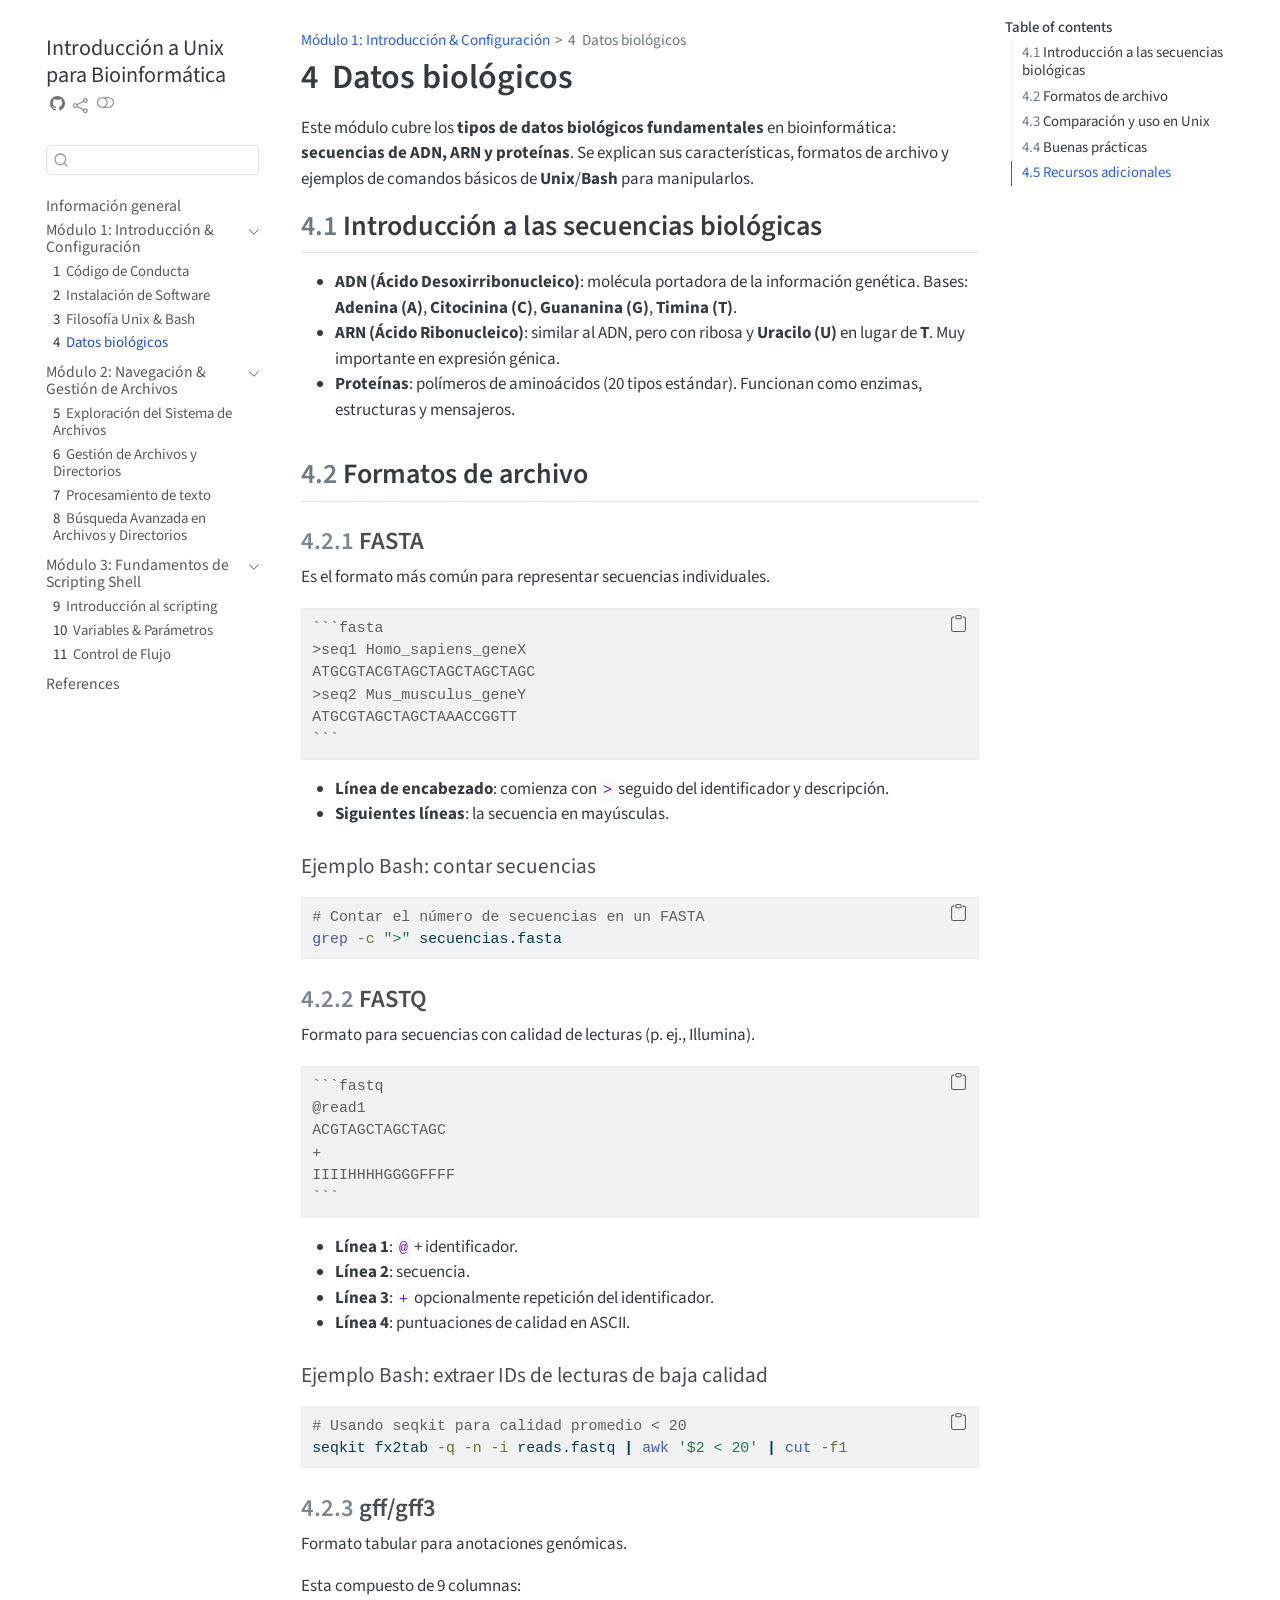
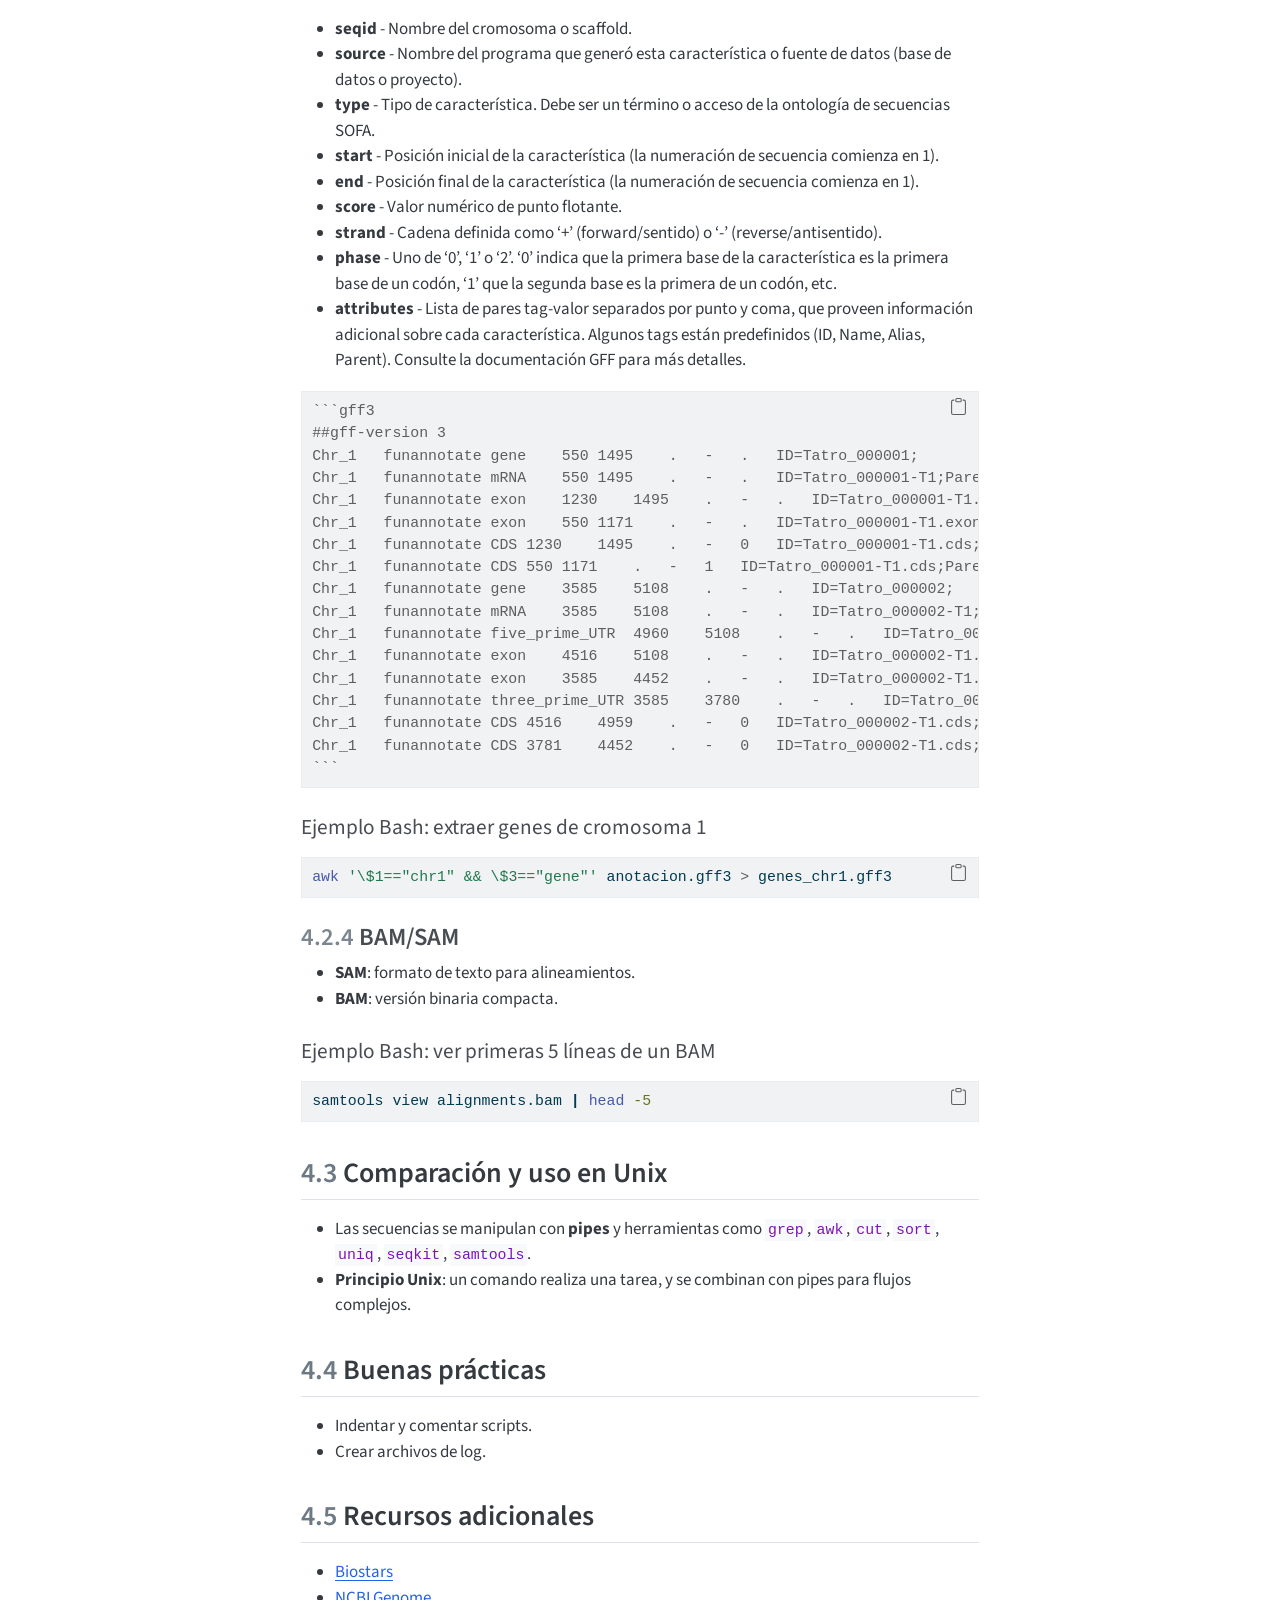
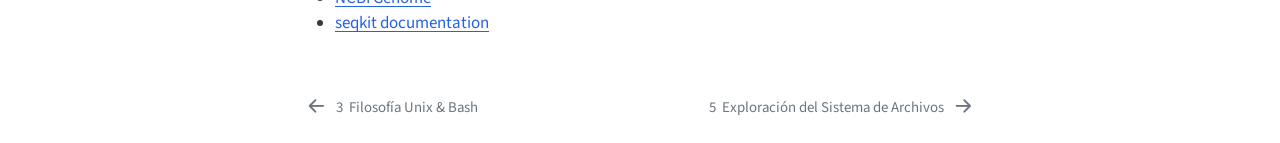
<file: docs/S1_04_datos_biologicos.html>
<!DOCTYPE html>
<html xmlns="http://www.w3.org/1999/xhtml" lang="en" xml:lang="en"><head>

<meta charset="utf-8">
<meta name="generator" content="quarto-1.6.40">

<meta name="viewport" content="width=device-width, initial-scale=1.0, user-scalable=yes">


<title>4&nbsp; Datos biológicos – Introducción a Unix para Bioinformática</title>
<style>
code{white-space: pre-wrap;}
span.smallcaps{font-variant: small-caps;}
div.columns{display: flex; gap: min(4vw, 1.5em);}
div.column{flex: auto; overflow-x: auto;}
div.hanging-indent{margin-left: 1.5em; text-indent: -1.5em;}
ul.task-list{list-style: none;}
ul.task-list li input[type="checkbox"] {
  width: 0.8em;
  margin: 0 0.8em 0.2em -1em; /* quarto-specific, see https://github.com/quarto-dev/quarto-cli/issues/4556 */ 
  vertical-align: middle;
}
/* CSS for syntax highlighting */
pre > code.sourceCode { white-space: pre; position: relative; }
pre > code.sourceCode > span { line-height: 1.25; }
pre > code.sourceCode > span:empty { height: 1.2em; }
.sourceCode { overflow: visible; }
code.sourceCode > span { color: inherit; text-decoration: inherit; }
div.sourceCode { margin: 1em 0; }
pre.sourceCode { margin: 0; }
@media screen {
div.sourceCode { overflow: auto; }
}
@media print {
pre > code.sourceCode { white-space: pre-wrap; }
pre > code.sourceCode > span { display: inline-block; text-indent: -5em; padding-left: 5em; }
}
pre.numberSource code
  { counter-reset: source-line 0; }
pre.numberSource code > span
  { position: relative; left: -4em; counter-increment: source-line; }
pre.numberSource code > span > a:first-child::before
  { content: counter(source-line);
    position: relative; left: -1em; text-align: right; vertical-align: baseline;
    border: none; display: inline-block;
    -webkit-touch-callout: none; -webkit-user-select: none;
    -khtml-user-select: none; -moz-user-select: none;
    -ms-user-select: none; user-select: none;
    padding: 0 4px; width: 4em;
  }
pre.numberSource { margin-left: 3em;  padding-left: 4px; }
div.sourceCode
  {   }
@media screen {
pre > code.sourceCode > span > a:first-child::before { text-decoration: underline; }
}
</style>


<script src="site_libs/quarto-nav/quarto-nav.js"></script>
<script src="site_libs/quarto-nav/headroom.min.js"></script>
<script src="site_libs/clipboard/clipboard.min.js"></script>
<script src="site_libs/quarto-search/autocomplete.umd.js"></script>
<script src="site_libs/quarto-search/fuse.min.js"></script>
<script src="site_libs/quarto-search/quarto-search.js"></script>
<meta name="quarto:offset" content="./">
<link href="./S2_01_explorar_archivos.html" rel="next">
<link href="./S1_03_unix_bash.html" rel="prev">
<link href="./images/LogoDavidAlberto.png" rel="icon" type="image/png">
<script src="site_libs/quarto-html/quarto.js"></script>
<script src="site_libs/quarto-html/popper.min.js"></script>
<script src="site_libs/quarto-html/tippy.umd.min.js"></script>
<script src="site_libs/quarto-html/anchor.min.js"></script>
<link href="site_libs/quarto-html/tippy.css" rel="stylesheet">
<link href="site_libs/quarto-html/quarto-syntax-highlighting-549806ee2085284f45b00abea8c6df48.css" rel="stylesheet" class="quarto-color-scheme" id="quarto-text-highlighting-styles">
<link href="site_libs/quarto-html/quarto-syntax-highlighting-dark-8ea72dc5fed832574809a9c94082fbbb.css" rel="prefetch" class="quarto-color-scheme quarto-color-alternate" id="quarto-text-highlighting-styles">
<script src="site_libs/bootstrap/bootstrap.min.js"></script>
<link href="site_libs/bootstrap/bootstrap-icons.css" rel="stylesheet">
<link href="site_libs/bootstrap/bootstrap-676a4cf67d3d9571e5d8445c1a0196c2.min.css" rel="stylesheet" append-hash="true" class="quarto-color-scheme" id="quarto-bootstrap" data-mode="light">
<link href="site_libs/bootstrap/bootstrap-dark-f5b120df93f135efa968972054afb89e.min.css" rel="prefetch" append-hash="true" class="quarto-color-scheme quarto-color-alternate" id="quarto-bootstrap" data-mode="dark">
<script id="quarto-search-options" type="application/json">{
  "location": "sidebar",
  "copy-button": false,
  "collapse-after": 3,
  "panel-placement": "start",
  "type": "textbox",
  "limit": 50,
  "keyboard-shortcut": [
    "f",
    "/",
    "s"
  ],
  "show-item-context": false,
  "language": {
    "search-no-results-text": "No results",
    "search-matching-documents-text": "matching documents",
    "search-copy-link-title": "Copy link to search",
    "search-hide-matches-text": "Hide additional matches",
    "search-more-match-text": "more match in this document",
    "search-more-matches-text": "more matches in this document",
    "search-clear-button-title": "Clear",
    "search-text-placeholder": "",
    "search-detached-cancel-button-title": "Cancel",
    "search-submit-button-title": "Submit",
    "search-label": "Search"
  }
}</script>


</head>

<body class="nav-sidebar floating">

<div id="quarto-search-results"></div>
  <header id="quarto-header" class="headroom fixed-top">
  <nav class="quarto-secondary-nav">
    <div class="container-fluid d-flex">
      <button type="button" class="quarto-btn-toggle btn" data-bs-toggle="collapse" role="button" data-bs-target=".quarto-sidebar-collapse-item" aria-controls="quarto-sidebar" aria-expanded="false" aria-label="Toggle sidebar navigation" onclick="if (window.quartoToggleHeadroom) { window.quartoToggleHeadroom(); }">
        <i class="bi bi-layout-text-sidebar-reverse"></i>
      </button>
        <nav class="quarto-page-breadcrumbs" aria-label="breadcrumb"><ol class="breadcrumb"><li class="breadcrumb-item"><a href="./S1_01_codigo_conducta.html">Módulo 1: Introducción &amp; Configuración</a></li><li class="breadcrumb-item"><a href="./S1_04_datos_biologicos.html"><span class="chapter-number">4</span>&nbsp; <span class="chapter-title">Datos biológicos</span></a></li></ol></nav>
        <a class="flex-grow-1" role="navigation" data-bs-toggle="collapse" data-bs-target=".quarto-sidebar-collapse-item" aria-controls="quarto-sidebar" aria-expanded="false" aria-label="Toggle sidebar navigation" onclick="if (window.quartoToggleHeadroom) { window.quartoToggleHeadroom(); }">      
        </a>
      <button type="button" class="btn quarto-search-button" aria-label="Search" onclick="window.quartoOpenSearch();">
        <i class="bi bi-search"></i>
      </button>
    </div>
  </nav>
</header>
<!-- content -->
<div id="quarto-content" class="quarto-container page-columns page-rows-contents page-layout-article">
<!-- sidebar -->
  <nav id="quarto-sidebar" class="sidebar collapse collapse-horizontal quarto-sidebar-collapse-item sidebar-navigation floating overflow-auto">
    <div class="pt-lg-2 mt-2 text-left sidebar-header">
    <div class="sidebar-title mb-0 py-0">
      <a href="./">Introducción a Unix para Bioinformática</a> 
        <div class="sidebar-tools-main tools-wide">
    <a href="https://github.com/BioCode-Academy/Unix" title="Source Code" class="quarto-navigation-tool px-1" aria-label="Source Code"><i class="bi bi-github"></i></a>
    <div class="dropdown">
      <a href="" title="Share" id="quarto-navigation-tool-dropdown-0" class="quarto-navigation-tool dropdown-toggle px-1" data-bs-toggle="dropdown" aria-expanded="false" role="link" aria-label="Share"><i class="bi bi-share"></i></a>
      <ul class="dropdown-menu" aria-labelledby="quarto-navigation-tool-dropdown-0">
          <li>
            <a class="dropdown-item sidebar-tools-main-item" href="https://twitter.com/intent/tweet?url=|url|">
              <i class="bi bi-twitter pe-1"></i>
            Twitter
            </a>
          </li>
          <li>
            <a class="dropdown-item sidebar-tools-main-item" href="https://www.facebook.com/sharer/sharer.php?u=|url|">
              <i class="bi bi-facebook pe-1"></i>
            Facebook
            </a>
          </li>
          <li>
            <a class="dropdown-item sidebar-tools-main-item" href="https://www.linkedin.com/sharing/share-offsite/?url=|url|">
              <i class="bi bi-linkedin pe-1"></i>
            LinkedIn
            </a>
          </li>
      </ul>
    </div>
  <a href="" class="quarto-color-scheme-toggle quarto-navigation-tool  px-1" onclick="window.quartoToggleColorScheme(); return false;" title="Toggle dark mode"><i class="bi"></i></a>
</div>
    </div>
      </div>
        <div class="mt-2 flex-shrink-0 align-items-center">
        <div class="sidebar-search">
        <div id="quarto-search" class="" title="Search"></div>
        </div>
        </div>
    <div class="sidebar-menu-container"> 
    <ul class="list-unstyled mt-1">
        <li class="sidebar-item">
  <div class="sidebar-item-container"> 
  <a href="./index.html" class="sidebar-item-text sidebar-link">
 <span class="menu-text">Información general</span></a>
  </div>
</li>
        <li class="sidebar-item sidebar-item-section">
      <div class="sidebar-item-container"> 
            <a class="sidebar-item-text sidebar-link text-start" data-bs-toggle="collapse" data-bs-target="#quarto-sidebar-section-1" role="navigation" aria-expanded="true">
 <span class="menu-text">Módulo 1: Introducción &amp; Configuración</span></a>
          <a class="sidebar-item-toggle text-start" data-bs-toggle="collapse" data-bs-target="#quarto-sidebar-section-1" role="navigation" aria-expanded="true" aria-label="Toggle section">
            <i class="bi bi-chevron-right ms-2"></i>
          </a> 
      </div>
      <ul id="quarto-sidebar-section-1" class="collapse list-unstyled sidebar-section depth1 show">  
          <li class="sidebar-item">
  <div class="sidebar-item-container"> 
  <a href="./S1_01_codigo_conducta.html" class="sidebar-item-text sidebar-link">
 <span class="menu-text"><span class="chapter-number">1</span>&nbsp; <span class="chapter-title">Código de Conducta</span></span></a>
  </div>
</li>
          <li class="sidebar-item">
  <div class="sidebar-item-container"> 
  <a href="./S1_02_instalacion_software.html" class="sidebar-item-text sidebar-link">
 <span class="menu-text"><span class="chapter-number">2</span>&nbsp; <span class="chapter-title">Instalación de Software</span></span></a>
  </div>
</li>
          <li class="sidebar-item">
  <div class="sidebar-item-container"> 
  <a href="./S1_03_unix_bash.html" class="sidebar-item-text sidebar-link">
 <span class="menu-text"><span class="chapter-number">3</span>&nbsp; <span class="chapter-title">Filosofía Unix &amp; Bash</span></span></a>
  </div>
</li>
          <li class="sidebar-item">
  <div class="sidebar-item-container"> 
  <a href="./S1_04_datos_biologicos.html" class="sidebar-item-text sidebar-link active">
 <span class="menu-text"><span class="chapter-number">4</span>&nbsp; <span class="chapter-title">Datos biológicos</span></span></a>
  </div>
</li>
      </ul>
  </li>
        <li class="sidebar-item sidebar-item-section">
      <div class="sidebar-item-container"> 
            <a class="sidebar-item-text sidebar-link text-start" data-bs-toggle="collapse" data-bs-target="#quarto-sidebar-section-2" role="navigation" aria-expanded="true">
 <span class="menu-text">Módulo 2: Navegación &amp; Gestión de Archivos</span></a>
          <a class="sidebar-item-toggle text-start" data-bs-toggle="collapse" data-bs-target="#quarto-sidebar-section-2" role="navigation" aria-expanded="true" aria-label="Toggle section">
            <i class="bi bi-chevron-right ms-2"></i>
          </a> 
      </div>
      <ul id="quarto-sidebar-section-2" class="collapse list-unstyled sidebar-section depth1 show">  
          <li class="sidebar-item">
  <div class="sidebar-item-container"> 
  <a href="./S2_01_explorar_archivos.html" class="sidebar-item-text sidebar-link">
 <span class="menu-text"><span class="chapter-number">5</span>&nbsp; <span class="chapter-title">Exploración del Sistema de Archivos</span></span></a>
  </div>
</li>
          <li class="sidebar-item">
  <div class="sidebar-item-container"> 
  <a href="./S2_02_gestion_archivos.html" class="sidebar-item-text sidebar-link">
 <span class="menu-text"><span class="chapter-number">6</span>&nbsp; <span class="chapter-title">Gestión de Archivos y Directorios</span></span></a>
  </div>
</li>
          <li class="sidebar-item">
  <div class="sidebar-item-container"> 
  <a href="./S2_03_procesamiento_texto.html" class="sidebar-item-text sidebar-link">
 <span class="menu-text"><span class="chapter-number">7</span>&nbsp; <span class="chapter-title">Procesamiento de texto</span></span></a>
  </div>
</li>
          <li class="sidebar-item">
  <div class="sidebar-item-container"> 
  <a href="./S2_04_busqueda_avanzada.html" class="sidebar-item-text sidebar-link">
 <span class="menu-text"><span class="chapter-number">8</span>&nbsp; <span class="chapter-title">Búsqueda Avanzada en Archivos y Directorios</span></span></a>
  </div>
</li>
      </ul>
  </li>
        <li class="sidebar-item sidebar-item-section">
      <div class="sidebar-item-container"> 
            <a class="sidebar-item-text sidebar-link text-start" data-bs-toggle="collapse" data-bs-target="#quarto-sidebar-section-3" role="navigation" aria-expanded="true">
 <span class="menu-text">Módulo 3: Fundamentos de Scripting Shell</span></a>
          <a class="sidebar-item-toggle text-start" data-bs-toggle="collapse" data-bs-target="#quarto-sidebar-section-3" role="navigation" aria-expanded="true" aria-label="Toggle section">
            <i class="bi bi-chevron-right ms-2"></i>
          </a> 
      </div>
      <ul id="quarto-sidebar-section-3" class="collapse list-unstyled sidebar-section depth1 show">  
          <li class="sidebar-item">
  <div class="sidebar-item-container"> 
  <a href="./S3_01_introduccion_scripting.html" class="sidebar-item-text sidebar-link">
 <span class="menu-text"><span class="chapter-number">9</span>&nbsp; <span class="chapter-title">Introducción al scripting</span></span></a>
  </div>
</li>
          <li class="sidebar-item">
  <div class="sidebar-item-container"> 
  <a href="./S3_02_variables_parametros.html" class="sidebar-item-text sidebar-link">
 <span class="menu-text"><span class="chapter-number">10</span>&nbsp; <span class="chapter-title">Variables &amp; Parámetros</span></span></a>
  </div>
</li>
          <li class="sidebar-item">
  <div class="sidebar-item-container"> 
  <a href="./S3_03_control_flujo.html" class="sidebar-item-text sidebar-link">
 <span class="menu-text"><span class="chapter-number">11</span>&nbsp; <span class="chapter-title">Control de Flujo</span></span></a>
  </div>
</li>
      </ul>
  </li>
        <li class="sidebar-item">
  <div class="sidebar-item-container"> 
  <a href="./references.html" class="sidebar-item-text sidebar-link">
 <span class="menu-text">References</span></a>
  </div>
</li>
    </ul>
    </div>
</nav>
<div id="quarto-sidebar-glass" class="quarto-sidebar-collapse-item" data-bs-toggle="collapse" data-bs-target=".quarto-sidebar-collapse-item"></div>
<!-- margin-sidebar -->
    <div id="quarto-margin-sidebar" class="sidebar margin-sidebar">
        <nav id="TOC" role="doc-toc" class="toc-active">
    <h2 id="toc-title">Table of contents</h2>
   
  <ul>
  <li><a href="#introducción-a-las-secuencias-biológicas" id="toc-introducción-a-las-secuencias-biológicas" class="nav-link active" data-scroll-target="#introducción-a-las-secuencias-biológicas"><span class="header-section-number">4.1</span> Introducción a las secuencias biológicas</a></li>
  <li><a href="#formatos-de-archivo" id="toc-formatos-de-archivo" class="nav-link" data-scroll-target="#formatos-de-archivo"><span class="header-section-number">4.2</span> Formatos de archivo</a>
  <ul>
  <li><a href="#fasta" id="toc-fasta" class="nav-link" data-scroll-target="#fasta"><span class="header-section-number">4.2.1</span> FASTA</a>
  <ul class="collapse">
  <li><a href="#ejemplo-bash-contar-secuencias" id="toc-ejemplo-bash-contar-secuencias" class="nav-link" data-scroll-target="#ejemplo-bash-contar-secuencias">Ejemplo Bash: contar secuencias</a></li>
  </ul></li>
  <li><a href="#fastq" id="toc-fastq" class="nav-link" data-scroll-target="#fastq"><span class="header-section-number">4.2.2</span> FASTQ</a>
  <ul class="collapse">
  <li><a href="#ejemplo-bash-extraer-ids-de-lecturas-de-baja-calidad" id="toc-ejemplo-bash-extraer-ids-de-lecturas-de-baja-calidad" class="nav-link" data-scroll-target="#ejemplo-bash-extraer-ids-de-lecturas-de-baja-calidad">Ejemplo Bash: extraer IDs de lecturas de baja calidad</a></li>
  </ul></li>
  <li><a href="#gffgff3" id="toc-gffgff3" class="nav-link" data-scroll-target="#gffgff3"><span class="header-section-number">4.2.3</span> gff/gff3</a>
  <ul class="collapse">
  <li><a href="#ejemplo-bash-extraer-genes-de-cromosoma-1" id="toc-ejemplo-bash-extraer-genes-de-cromosoma-1" class="nav-link" data-scroll-target="#ejemplo-bash-extraer-genes-de-cromosoma-1">Ejemplo Bash: extraer genes de cromosoma 1</a></li>
  </ul></li>
  <li><a href="#bamsam" id="toc-bamsam" class="nav-link" data-scroll-target="#bamsam"><span class="header-section-number">4.2.4</span> BAM/SAM</a>
  <ul class="collapse">
  <li><a href="#ejemplo-bash-ver-primeras-5-líneas-de-un-bam" id="toc-ejemplo-bash-ver-primeras-5-líneas-de-un-bam" class="nav-link" data-scroll-target="#ejemplo-bash-ver-primeras-5-líneas-de-un-bam">Ejemplo Bash: ver primeras 5 líneas de un BAM</a></li>
  </ul></li>
  </ul></li>
  <li><a href="#comparación-y-uso-en-unix" id="toc-comparación-y-uso-en-unix" class="nav-link" data-scroll-target="#comparación-y-uso-en-unix"><span class="header-section-number">4.3</span> Comparación y uso en Unix</a></li>
  <li><a href="#buenas-prácticas" id="toc-buenas-prácticas" class="nav-link" data-scroll-target="#buenas-prácticas"><span class="header-section-number">4.4</span> Buenas prácticas</a></li>
  <li><a href="#recursos-adicionales" id="toc-recursos-adicionales" class="nav-link" data-scroll-target="#recursos-adicionales"><span class="header-section-number">4.5</span> Recursos adicionales</a></li>
  </ul>
</nav>
    </div>
<!-- main -->
<main class="content" id="quarto-document-content">

<header id="title-block-header" class="quarto-title-block default"><nav class="quarto-page-breadcrumbs quarto-title-breadcrumbs d-none d-lg-block" aria-label="breadcrumb"><ol class="breadcrumb"><li class="breadcrumb-item"><a href="./S1_01_codigo_conducta.html">Módulo 1: Introducción &amp; Configuración</a></li><li class="breadcrumb-item"><a href="./S1_04_datos_biologicos.html"><span class="chapter-number">4</span>&nbsp; <span class="chapter-title">Datos biológicos</span></a></li></ol></nav>
<div class="quarto-title">
<h1 class="title"><span class="chapter-number">4</span>&nbsp; <span class="chapter-title">Datos biológicos</span></h1>
</div>



<div class="quarto-title-meta">

    
  
    
  </div>
  


</header>


<p>Este módulo cubre los <strong>tipos de datos biológicos fundamentales</strong> en bioinformática: <strong>secuencias de ADN, ARN y proteínas</strong>. Se explican sus características, formatos de archivo y ejemplos de comandos básicos de <strong>Unix</strong>/<strong>Bash</strong> para manipularlos.</p>
<section id="introducción-a-las-secuencias-biológicas" class="level2" data-number="4.1">
<h2 data-number="4.1" class="anchored" data-anchor-id="introducción-a-las-secuencias-biológicas"><span class="header-section-number">4.1</span> Introducción a las secuencias biológicas</h2>
<ul>
<li><strong>ADN (Ácido Desoxirribonucleico)</strong>: molécula portadora de la información genética. Bases: <strong>Adenina (A)</strong>, <strong>Citocinina (C)</strong>, <strong>Guananina (G)</strong>, <strong>Timina (T)</strong>.</li>
<li><strong>ARN (Ácido Ribonucleico)</strong>: similar al ADN, pero con ribosa y <strong>Uracilo (U)</strong> en lugar de <strong>T</strong>. Muy importante en expresión génica.</li>
<li><strong>Proteínas</strong>: polímeros de aminoácidos (20 tipos estándar). Funcionan como enzimas, estructuras y mensajeros.</li>
</ul>
</section>
<section id="formatos-de-archivo" class="level2" data-number="4.2">
<h2 data-number="4.2" class="anchored" data-anchor-id="formatos-de-archivo"><span class="header-section-number">4.2</span> Formatos de archivo</h2>
<section id="fasta" class="level3" data-number="4.2.1">
<h3 data-number="4.2.1" class="anchored" data-anchor-id="fasta"><span class="header-section-number">4.2.1</span> FASTA</h3>
<p>Es el formato más común para representar secuencias individuales.</p>
<div class="sourceCode" id="cb1"><pre class="sourceCode markdown code-with-copy"><code class="sourceCode markdown"><span id="cb1-1"><a href="#cb1-1" aria-hidden="true" tabindex="-1"></a><span class="in">```fasta</span></span>
<span id="cb1-2"><a href="#cb1-2" aria-hidden="true" tabindex="-1"></a><span class="in">&gt;seq1 Homo_sapiens_geneX</span></span>
<span id="cb1-3"><a href="#cb1-3" aria-hidden="true" tabindex="-1"></a><span class="in">ATGCGTACGTAGCTAGCTAGCTAGC</span></span>
<span id="cb1-4"><a href="#cb1-4" aria-hidden="true" tabindex="-1"></a><span class="in">&gt;seq2 Mus_musculus_geneY</span></span>
<span id="cb1-5"><a href="#cb1-5" aria-hidden="true" tabindex="-1"></a><span class="in">ATGCGTAGCTAGCTAAACCGGTT</span></span>
<span id="cb1-6"><a href="#cb1-6" aria-hidden="true" tabindex="-1"></a><span class="in">```</span></span></code><button title="Copy to Clipboard" class="code-copy-button"><i class="bi"></i></button></pre></div>
<ul>
<li><strong>Línea de encabezado</strong>: comienza con <strong><code>&gt;</code></strong> seguido del identificador y descripción.</li>
<li><strong>Siguientes líneas</strong>: la secuencia en mayúsculas.</li>
</ul>
<section id="ejemplo-bash-contar-secuencias" class="level4">
<h4 class="anchored" data-anchor-id="ejemplo-bash-contar-secuencias">Ejemplo Bash: contar secuencias</h4>
<div class="cell">
<div class="sourceCode cell-code" id="cb2"><pre class="sourceCode bash code-with-copy"><code class="sourceCode bash"><span id="cb2-1"><a href="#cb2-1" aria-hidden="true" tabindex="-1"></a><span class="co"># Contar el número de secuencias en un FASTA</span></span>
<span id="cb2-2"><a href="#cb2-2" aria-hidden="true" tabindex="-1"></a><span class="fu">grep</span> <span class="at">-c</span> <span class="st">"&gt;"</span> secuencias.fasta</span></code><button title="Copy to Clipboard" class="code-copy-button"><i class="bi"></i></button></pre></div>
</div>
</section>
</section>
<section id="fastq" class="level3" data-number="4.2.2">
<h3 data-number="4.2.2" class="anchored" data-anchor-id="fastq"><span class="header-section-number">4.2.2</span> FASTQ</h3>
<p>Formato para secuencias con calidad de lecturas (p.&nbsp;ej., Illumina).</p>
<div class="sourceCode" id="cb3"><pre class="sourceCode markdown code-with-copy"><code class="sourceCode markdown"><span id="cb3-1"><a href="#cb3-1" aria-hidden="true" tabindex="-1"></a><span class="in">```fastq</span></span>
<span id="cb3-2"><a href="#cb3-2" aria-hidden="true" tabindex="-1"></a><span class="in">@read1</span></span>
<span id="cb3-3"><a href="#cb3-3" aria-hidden="true" tabindex="-1"></a><span class="in">ACGTAGCTAGCTAGC</span></span>
<span id="cb3-4"><a href="#cb3-4" aria-hidden="true" tabindex="-1"></a><span class="in">+</span></span>
<span id="cb3-5"><a href="#cb3-5" aria-hidden="true" tabindex="-1"></a><span class="in">IIIIHHHHGGGGFFFF</span></span>
<span id="cb3-6"><a href="#cb3-6" aria-hidden="true" tabindex="-1"></a><span class="in">```</span></span></code><button title="Copy to Clipboard" class="code-copy-button"><i class="bi"></i></button></pre></div>
<ul>
<li><strong>Línea 1</strong>: <code>@</code> + identificador.</li>
<li><strong>Línea 2</strong>: secuencia.</li>
<li><strong>Línea 3</strong>: <code>+</code> opcionalmente repetición del identificador.</li>
<li><strong>Línea 4</strong>: puntuaciones de calidad en ASCII.</li>
</ul>
<section id="ejemplo-bash-extraer-ids-de-lecturas-de-baja-calidad" class="level4">
<h4 class="anchored" data-anchor-id="ejemplo-bash-extraer-ids-de-lecturas-de-baja-calidad">Ejemplo Bash: extraer IDs de lecturas de baja calidad</h4>
<div class="cell">
<div class="sourceCode cell-code" id="cb4"><pre class="sourceCode bash code-with-copy"><code class="sourceCode bash"><span id="cb4-1"><a href="#cb4-1" aria-hidden="true" tabindex="-1"></a><span class="co"># Usando seqkit para calidad promedio &lt; 20</span></span>
<span id="cb4-2"><a href="#cb4-2" aria-hidden="true" tabindex="-1"></a><span class="ex">seqkit</span> fx2tab <span class="at">-q</span> <span class="at">-n</span> <span class="at">-i</span> reads.fastq <span class="kw">|</span> <span class="fu">awk</span> <span class="st">'$2 &lt; 20'</span> <span class="kw">|</span> <span class="fu">cut</span> <span class="at">-f1</span></span></code><button title="Copy to Clipboard" class="code-copy-button"><i class="bi"></i></button></pre></div>
</div>
</section>
</section>
<section id="gffgff3" class="level3" data-number="4.2.3">
<h3 data-number="4.2.3" class="anchored" data-anchor-id="gffgff3"><span class="header-section-number">4.2.3</span> gff/gff3</h3>
<p>Formato tabular para anotaciones genómicas.</p>
<p>Esta compuesto de 9 columnas:</p>
<ul>
<li><strong>seqid</strong> - Nombre del cromosoma o scaffold.</li>
<li><strong>source</strong> - Nombre del programa que generó esta característica o fuente de datos (base de datos o proyecto).</li>
<li><strong>type</strong> - Tipo de característica. Debe ser un término o acceso de la ontología de secuencias SOFA.</li>
<li><strong>start</strong> - Posición inicial de la característica (la numeración de secuencia comienza en 1).</li>
<li><strong>end</strong> - Posición final de la característica (la numeración de secuencia comienza en 1).</li>
<li><strong>score</strong> - Valor numérico de punto flotante.</li>
<li><strong>strand</strong> - Cadena definida como ‘+’ (forward/sentido) o ‘-’ (reverse/antisentido).</li>
<li><strong>phase</strong> - Uno de ‘0’, ‘1’ o ‘2’. ‘0’ indica que la primera base de la característica es la primera base de un codón, ‘1’ que la segunda base es la primera de un codón, etc.</li>
<li><strong>attributes</strong> - Lista de pares tag-valor separados por punto y coma, que proveen información adicional sobre cada característica. Algunos tags están predefinidos (ID, Name, Alias, Parent). Consulte la documentación GFF para más detalles.</li>
</ul>
<div class="sourceCode" id="cb5"><pre class="sourceCode markdown code-with-copy"><code class="sourceCode markdown"><span id="cb5-1"><a href="#cb5-1" aria-hidden="true" tabindex="-1"></a><span class="in">```gff3</span></span>
<span id="cb5-2"><a href="#cb5-2" aria-hidden="true" tabindex="-1"></a><span class="in">##gff-version 3</span></span>
<span id="cb5-3"><a href="#cb5-3" aria-hidden="true" tabindex="-1"></a><span class="in">Chr_1   funannotate gene    550 1495    .   -   .   ID=Tatro_000001;</span></span>
<span id="cb5-4"><a href="#cb5-4" aria-hidden="true" tabindex="-1"></a><span class="in">Chr_1   funannotate mRNA    550 1495    .   -   .   ID=Tatro_000001-T1;Parent=Tatro_000001;product=hypothetical protein;</span></span>
<span id="cb5-5"><a href="#cb5-5" aria-hidden="true" tabindex="-1"></a><span class="in">Chr_1   funannotate exon    1230    1495    .   -   .   ID=Tatro_000001-T1.exon1;Parent=Tatro_000001-T1;</span></span>
<span id="cb5-6"><a href="#cb5-6" aria-hidden="true" tabindex="-1"></a><span class="in">Chr_1   funannotate exon    550 1171    .   -   .   ID=Tatro_000001-T1.exon2;Parent=Tatro_000001-T1;</span></span>
<span id="cb5-7"><a href="#cb5-7" aria-hidden="true" tabindex="-1"></a><span class="in">Chr_1   funannotate CDS 1230    1495    .   -   0   ID=Tatro_000001-T1.cds;Parent=Tatro_000001-T1;</span></span>
<span id="cb5-8"><a href="#cb5-8" aria-hidden="true" tabindex="-1"></a><span class="in">Chr_1   funannotate CDS 550 1171    .   -   1   ID=Tatro_000001-T1.cds;Parent=Tatro_000001-T1;</span></span>
<span id="cb5-9"><a href="#cb5-9" aria-hidden="true" tabindex="-1"></a><span class="in">Chr_1   funannotate gene    3585    5108    .   -   .   ID=Tatro_000002;</span></span>
<span id="cb5-10"><a href="#cb5-10" aria-hidden="true" tabindex="-1"></a><span class="in">Chr_1   funannotate mRNA    3585    5108    .   -   .   ID=Tatro_000002-T1;Parent=Tatro_000002;product=hypothetical protein;</span></span>
<span id="cb5-11"><a href="#cb5-11" aria-hidden="true" tabindex="-1"></a><span class="in">Chr_1   funannotate five_prime_UTR  4960    5108    .   -   .   ID=Tatro_000002-T1.utr5p1;Parent=Tatro_000002-T1;</span></span>
<span id="cb5-12"><a href="#cb5-12" aria-hidden="true" tabindex="-1"></a><span class="in">Chr_1   funannotate exon    4516    5108    .   -   .   ID=Tatro_000002-T1.exon1;Parent=Tatro_000002-T1;</span></span>
<span id="cb5-13"><a href="#cb5-13" aria-hidden="true" tabindex="-1"></a><span class="in">Chr_1   funannotate exon    3585    4452    .   -   .   ID=Tatro_000002-T1.exon2;Parent=Tatro_000002-T1;</span></span>
<span id="cb5-14"><a href="#cb5-14" aria-hidden="true" tabindex="-1"></a><span class="in">Chr_1   funannotate three_prime_UTR 3585    3780    .   -   .   ID=Tatro_000002-T1.utr3p1;Parent=Tatro_000002-T1;</span></span>
<span id="cb5-15"><a href="#cb5-15" aria-hidden="true" tabindex="-1"></a><span class="in">Chr_1   funannotate CDS 4516    4959    .   -   0   ID=Tatro_000002-T1.cds;Parent=Tatro_000002-T1;</span></span>
<span id="cb5-16"><a href="#cb5-16" aria-hidden="true" tabindex="-1"></a><span class="in">Chr_1   funannotate CDS 3781    4452    .   -   0   ID=Tatro_000002-T1.cds;Parent=Tatro_000002-T1;</span></span>
<span id="cb5-17"><a href="#cb5-17" aria-hidden="true" tabindex="-1"></a><span class="in">```</span></span></code><button title="Copy to Clipboard" class="code-copy-button"><i class="bi"></i></button></pre></div>
<section id="ejemplo-bash-extraer-genes-de-cromosoma-1" class="level4">
<h4 class="anchored" data-anchor-id="ejemplo-bash-extraer-genes-de-cromosoma-1">Ejemplo Bash: extraer genes de cromosoma 1</h4>
<div class="cell">
<div class="sourceCode cell-code" id="cb6"><pre class="sourceCode bash code-with-copy"><code class="sourceCode bash"><span id="cb6-1"><a href="#cb6-1" aria-hidden="true" tabindex="-1"></a><span class="fu">awk</span> <span class="st">'\$1=="chr1" &amp;&amp; \$3=="gene"'</span> anotacion.gff3 <span class="op">&gt;</span> genes_chr1.gff3</span></code><button title="Copy to Clipboard" class="code-copy-button"><i class="bi"></i></button></pre></div>
</div>
</section>
</section>
<section id="bamsam" class="level3" data-number="4.2.4">
<h3 data-number="4.2.4" class="anchored" data-anchor-id="bamsam"><span class="header-section-number">4.2.4</span> BAM/SAM</h3>
<ul>
<li><strong>SAM</strong>: formato de texto para alineamientos.</li>
<li><strong>BAM</strong>: versión binaria compacta.</li>
</ul>
<section id="ejemplo-bash-ver-primeras-5-líneas-de-un-bam" class="level4">
<h4 class="anchored" data-anchor-id="ejemplo-bash-ver-primeras-5-líneas-de-un-bam">Ejemplo Bash: ver primeras 5 líneas de un BAM</h4>
<div class="cell">
<div class="sourceCode cell-code" id="cb7"><pre class="sourceCode bash code-with-copy"><code class="sourceCode bash"><span id="cb7-1"><a href="#cb7-1" aria-hidden="true" tabindex="-1"></a><span class="ex">samtools</span> view alignments.bam <span class="kw">|</span> <span class="fu">head</span> <span class="at">-5</span></span></code><button title="Copy to Clipboard" class="code-copy-button"><i class="bi"></i></button></pre></div>
</div>
</section>
</section>
</section>
<section id="comparación-y-uso-en-unix" class="level2" data-number="4.3">
<h2 data-number="4.3" class="anchored" data-anchor-id="comparación-y-uso-en-unix"><span class="header-section-number">4.3</span> Comparación y uso en Unix</h2>
<ul>
<li>Las secuencias se manipulan con <strong>pipes</strong> y herramientas como <code>grep</code>, <code>awk</code>, <code>cut</code>, <code>sort</code>, <code>uniq</code>, <code>seqkit</code>, <code>samtools</code>.</li>
<li><strong>Principio Unix</strong>: un comando realiza una tarea, y se combinan con pipes para flujos complejos.</li>
</ul>
</section>
<section id="buenas-prácticas" class="level2" data-number="4.4">
<h2 data-number="4.4" class="anchored" data-anchor-id="buenas-prácticas"><span class="header-section-number">4.4</span> Buenas prácticas</h2>
<ul>
<li>Indentar y comentar scripts.</li>
<li>Crear archivos de log.</li>
</ul>
</section>
<section id="recursos-adicionales" class="level2" data-number="4.5">
<h2 data-number="4.5" class="anchored" data-anchor-id="recursos-adicionales"><span class="header-section-number">4.5</span> Recursos adicionales</h2>
<ul>
<li><a href="https://www.biostars.org">Biostars</a></li>
<li><a href="https://www.ncbi.nlm.nih.gov/genome">NCBI Genome</a></li>
<li><a href="https://bioinf.shenwei.me/seqkit">seqkit documentation</a></li>
</ul>


</section>

</main> <!-- /main -->
<script id="quarto-html-after-body" type="application/javascript">
window.document.addEventListener("DOMContentLoaded", function (event) {
  const toggleBodyColorMode = (bsSheetEl) => {
    const mode = bsSheetEl.getAttribute("data-mode");
    const bodyEl = window.document.querySelector("body");
    if (mode === "dark") {
      bodyEl.classList.add("quarto-dark");
      bodyEl.classList.remove("quarto-light");
    } else {
      bodyEl.classList.add("quarto-light");
      bodyEl.classList.remove("quarto-dark");
    }
  }
  const toggleBodyColorPrimary = () => {
    const bsSheetEl = window.document.querySelector("link#quarto-bootstrap");
    if (bsSheetEl) {
      toggleBodyColorMode(bsSheetEl);
    }
  }
  toggleBodyColorPrimary();  
  const disableStylesheet = (stylesheets) => {
    for (let i=0; i < stylesheets.length; i++) {
      const stylesheet = stylesheets[i];
      stylesheet.rel = 'prefetch';
    }
  }
  const enableStylesheet = (stylesheets) => {
    for (let i=0; i < stylesheets.length; i++) {
      const stylesheet = stylesheets[i];
      stylesheet.rel = 'stylesheet';
    }
  }
  const manageTransitions = (selector, allowTransitions) => {
    const els = window.document.querySelectorAll(selector);
    for (let i=0; i < els.length; i++) {
      const el = els[i];
      if (allowTransitions) {
        el.classList.remove('notransition');
      } else {
        el.classList.add('notransition');
      }
    }
  }
  const toggleGiscusIfUsed = (isAlternate, darkModeDefault) => {
    const baseTheme = document.querySelector('#giscus-base-theme')?.value ?? 'light';
    const alternateTheme = document.querySelector('#giscus-alt-theme')?.value ?? 'dark';
    let newTheme = '';
    if(darkModeDefault) {
      newTheme = isAlternate ? baseTheme : alternateTheme;
    } else {
      newTheme = isAlternate ? alternateTheme : baseTheme;
    }
    const changeGiscusTheme = () => {
      // From: https://github.com/giscus/giscus/issues/336
      const sendMessage = (message) => {
        const iframe = document.querySelector('iframe.giscus-frame');
        if (!iframe) return;
        iframe.contentWindow.postMessage({ giscus: message }, 'https://giscus.app');
      }
      sendMessage({
        setConfig: {
          theme: newTheme
        }
      });
    }
    const isGiscussLoaded = window.document.querySelector('iframe.giscus-frame') !== null;
    if (isGiscussLoaded) {
      changeGiscusTheme();
    }
  }
  const toggleColorMode = (alternate) => {
    // Switch the stylesheets
    const alternateStylesheets = window.document.querySelectorAll('link.quarto-color-scheme.quarto-color-alternate');
    manageTransitions('#quarto-margin-sidebar .nav-link', false);
    if (alternate) {
      enableStylesheet(alternateStylesheets);
      for (const sheetNode of alternateStylesheets) {
        if (sheetNode.id === "quarto-bootstrap") {
          toggleBodyColorMode(sheetNode);
        }
      }
    } else {
      disableStylesheet(alternateStylesheets);
      toggleBodyColorPrimary();
    }
    manageTransitions('#quarto-margin-sidebar .nav-link', true);
    // Switch the toggles
    const toggles = window.document.querySelectorAll('.quarto-color-scheme-toggle');
    for (let i=0; i < toggles.length; i++) {
      const toggle = toggles[i];
      if (toggle) {
        if (alternate) {
          toggle.classList.add("alternate");     
        } else {
          toggle.classList.remove("alternate");
        }
      }
    }
    // Hack to workaround the fact that safari doesn't
    // properly recolor the scrollbar when toggling (#1455)
    if (navigator.userAgent.indexOf('Safari') > 0 && navigator.userAgent.indexOf('Chrome') == -1) {
      manageTransitions("body", false);
      window.scrollTo(0, 1);
      setTimeout(() => {
        window.scrollTo(0, 0);
        manageTransitions("body", true);
      }, 40);  
    }
  }
  const isFileUrl = () => { 
    return window.location.protocol === 'file:';
  }
  const hasAlternateSentinel = () => {  
    let styleSentinel = getColorSchemeSentinel();
    if (styleSentinel !== null) {
      return styleSentinel === "alternate";
    } else {
      return false;
    }
  }
  const setStyleSentinel = (alternate) => {
    const value = alternate ? "alternate" : "default";
    if (!isFileUrl()) {
      window.localStorage.setItem("quarto-color-scheme", value);
    } else {
      localAlternateSentinel = value;
    }
  }
  const getColorSchemeSentinel = () => {
    if (!isFileUrl()) {
      const storageValue = window.localStorage.getItem("quarto-color-scheme");
      return storageValue != null ? storageValue : localAlternateSentinel;
    } else {
      return localAlternateSentinel;
    }
  }
  const darkModeDefault = false;
  let localAlternateSentinel = darkModeDefault ? 'alternate' : 'default';
  // Dark / light mode switch
  window.quartoToggleColorScheme = () => {
    // Read the current dark / light value 
    let toAlternate = !hasAlternateSentinel();
    toggleColorMode(toAlternate);
    setStyleSentinel(toAlternate);
    toggleGiscusIfUsed(toAlternate, darkModeDefault);
  };
  // Ensure there is a toggle, if there isn't float one in the top right
  if (window.document.querySelector('.quarto-color-scheme-toggle') === null) {
    const a = window.document.createElement('a');
    a.classList.add('top-right');
    a.classList.add('quarto-color-scheme-toggle');
    a.href = "";
    a.onclick = function() { try { window.quartoToggleColorScheme(); } catch {} return false; };
    const i = window.document.createElement("i");
    i.classList.add('bi');
    a.appendChild(i);
    window.document.body.appendChild(a);
  }
  // Switch to dark mode if need be
  if (hasAlternateSentinel()) {
    toggleColorMode(true);
  } else {
    toggleColorMode(false);
  }
  const icon = "";
  const anchorJS = new window.AnchorJS();
  anchorJS.options = {
    placement: 'right',
    icon: icon
  };
  anchorJS.add('.anchored');
  const isCodeAnnotation = (el) => {
    for (const clz of el.classList) {
      if (clz.startsWith('code-annotation-')) {                     
        return true;
      }
    }
    return false;
  }
  const onCopySuccess = function(e) {
    // button target
    const button = e.trigger;
    // don't keep focus
    button.blur();
    // flash "checked"
    button.classList.add('code-copy-button-checked');
    var currentTitle = button.getAttribute("title");
    button.setAttribute("title", "Copied!");
    let tooltip;
    if (window.bootstrap) {
      button.setAttribute("data-bs-toggle", "tooltip");
      button.setAttribute("data-bs-placement", "left");
      button.setAttribute("data-bs-title", "Copied!");
      tooltip = new bootstrap.Tooltip(button, 
        { trigger: "manual", 
          customClass: "code-copy-button-tooltip",
          offset: [0, -8]});
      tooltip.show();    
    }
    setTimeout(function() {
      if (tooltip) {
        tooltip.hide();
        button.removeAttribute("data-bs-title");
        button.removeAttribute("data-bs-toggle");
        button.removeAttribute("data-bs-placement");
      }
      button.setAttribute("title", currentTitle);
      button.classList.remove('code-copy-button-checked');
    }, 1000);
    // clear code selection
    e.clearSelection();
  }
  const getTextToCopy = function(trigger) {
      const codeEl = trigger.previousElementSibling.cloneNode(true);
      for (const childEl of codeEl.children) {
        if (isCodeAnnotation(childEl)) {
          childEl.remove();
        }
      }
      return codeEl.innerText;
  }
  const clipboard = new window.ClipboardJS('.code-copy-button:not([data-in-quarto-modal])', {
    text: getTextToCopy
  });
  clipboard.on('success', onCopySuccess);
  if (window.document.getElementById('quarto-embedded-source-code-modal')) {
    const clipboardModal = new window.ClipboardJS('.code-copy-button[data-in-quarto-modal]', {
      text: getTextToCopy,
      container: window.document.getElementById('quarto-embedded-source-code-modal')
    });
    clipboardModal.on('success', onCopySuccess);
  }
    var localhostRegex = new RegExp(/^(?:http|https):\/\/localhost\:?[0-9]*\//);
    var mailtoRegex = new RegExp(/^mailto:/);
      var filterRegex = new RegExp("https:\/\/github\.com\/BioCode-Academy");
    var isInternal = (href) => {
        return filterRegex.test(href) || localhostRegex.test(href) || mailtoRegex.test(href);
    }
    // Inspect non-navigation links and adorn them if external
 	var links = window.document.querySelectorAll('a[href]:not(.nav-link):not(.navbar-brand):not(.toc-action):not(.sidebar-link):not(.sidebar-item-toggle):not(.pagination-link):not(.no-external):not([aria-hidden]):not(.dropdown-item):not(.quarto-navigation-tool):not(.about-link)');
    for (var i=0; i<links.length; i++) {
      const link = links[i];
      if (!isInternal(link.href)) {
        // undo the damage that might have been done by quarto-nav.js in the case of
        // links that we want to consider external
        if (link.dataset.originalHref !== undefined) {
          link.href = link.dataset.originalHref;
        }
      }
    }
  function tippyHover(el, contentFn, onTriggerFn, onUntriggerFn) {
    const config = {
      allowHTML: true,
      maxWidth: 500,
      delay: 100,
      arrow: false,
      appendTo: function(el) {
          return el.parentElement;
      },
      interactive: true,
      interactiveBorder: 10,
      theme: 'quarto',
      placement: 'bottom-start',
    };
    if (contentFn) {
      config.content = contentFn;
    }
    if (onTriggerFn) {
      config.onTrigger = onTriggerFn;
    }
    if (onUntriggerFn) {
      config.onUntrigger = onUntriggerFn;
    }
    window.tippy(el, config); 
  }
  const noterefs = window.document.querySelectorAll('a[role="doc-noteref"]');
  for (var i=0; i<noterefs.length; i++) {
    const ref = noterefs[i];
    tippyHover(ref, function() {
      // use id or data attribute instead here
      let href = ref.getAttribute('data-footnote-href') || ref.getAttribute('href');
      try { href = new URL(href).hash; } catch {}
      const id = href.replace(/^#\/?/, "");
      const note = window.document.getElementById(id);
      if (note) {
        return note.innerHTML;
      } else {
        return "";
      }
    });
  }
  const xrefs = window.document.querySelectorAll('a.quarto-xref');
  const processXRef = (id, note) => {
    // Strip column container classes
    const stripColumnClz = (el) => {
      el.classList.remove("page-full", "page-columns");
      if (el.children) {
        for (const child of el.children) {
          stripColumnClz(child);
        }
      }
    }
    stripColumnClz(note)
    if (id === null || id.startsWith('sec-')) {
      // Special case sections, only their first couple elements
      const container = document.createElement("div");
      if (note.children && note.children.length > 2) {
        container.appendChild(note.children[0].cloneNode(true));
        for (let i = 1; i < note.children.length; i++) {
          const child = note.children[i];
          if (child.tagName === "P" && child.innerText === "") {
            continue;
          } else {
            container.appendChild(child.cloneNode(true));
            break;
          }
        }
        if (window.Quarto?.typesetMath) {
          window.Quarto.typesetMath(container);
        }
        return container.innerHTML
      } else {
        if (window.Quarto?.typesetMath) {
          window.Quarto.typesetMath(note);
        }
        return note.innerHTML;
      }
    } else {
      // Remove any anchor links if they are present
      const anchorLink = note.querySelector('a.anchorjs-link');
      if (anchorLink) {
        anchorLink.remove();
      }
      if (window.Quarto?.typesetMath) {
        window.Quarto.typesetMath(note);
      }
      if (note.classList.contains("callout")) {
        return note.outerHTML;
      } else {
        return note.innerHTML;
      }
    }
  }
  for (var i=0; i<xrefs.length; i++) {
    const xref = xrefs[i];
    tippyHover(xref, undefined, function(instance) {
      instance.disable();
      let url = xref.getAttribute('href');
      let hash = undefined; 
      if (url.startsWith('#')) {
        hash = url;
      } else {
        try { hash = new URL(url).hash; } catch {}
      }
      if (hash) {
        const id = hash.replace(/^#\/?/, "");
        const note = window.document.getElementById(id);
        if (note !== null) {
          try {
            const html = processXRef(id, note.cloneNode(true));
            instance.setContent(html);
          } finally {
            instance.enable();
            instance.show();
          }
        } else {
          // See if we can fetch this
          fetch(url.split('#')[0])
          .then(res => res.text())
          .then(html => {
            const parser = new DOMParser();
            const htmlDoc = parser.parseFromString(html, "text/html");
            const note = htmlDoc.getElementById(id);
            if (note !== null) {
              const html = processXRef(id, note);
              instance.setContent(html);
            } 
          }).finally(() => {
            instance.enable();
            instance.show();
          });
        }
      } else {
        // See if we can fetch a full url (with no hash to target)
        // This is a special case and we should probably do some content thinning / targeting
        fetch(url)
        .then(res => res.text())
        .then(html => {
          const parser = new DOMParser();
          const htmlDoc = parser.parseFromString(html, "text/html");
          const note = htmlDoc.querySelector('main.content');
          if (note !== null) {
            // This should only happen for chapter cross references
            // (since there is no id in the URL)
            // remove the first header
            if (note.children.length > 0 && note.children[0].tagName === "HEADER") {
              note.children[0].remove();
            }
            const html = processXRef(null, note);
            instance.setContent(html);
          } 
        }).finally(() => {
          instance.enable();
          instance.show();
        });
      }
    }, function(instance) {
    });
  }
      let selectedAnnoteEl;
      const selectorForAnnotation = ( cell, annotation) => {
        let cellAttr = 'data-code-cell="' + cell + '"';
        let lineAttr = 'data-code-annotation="' +  annotation + '"';
        const selector = 'span[' + cellAttr + '][' + lineAttr + ']';
        return selector;
      }
      const selectCodeLines = (annoteEl) => {
        const doc = window.document;
        const targetCell = annoteEl.getAttribute("data-target-cell");
        const targetAnnotation = annoteEl.getAttribute("data-target-annotation");
        const annoteSpan = window.document.querySelector(selectorForAnnotation(targetCell, targetAnnotation));
        const lines = annoteSpan.getAttribute("data-code-lines").split(",");
        const lineIds = lines.map((line) => {
          return targetCell + "-" + line;
        })
        let top = null;
        let height = null;
        let parent = null;
        if (lineIds.length > 0) {
            //compute the position of the single el (top and bottom and make a div)
            const el = window.document.getElementById(lineIds[0]);
            top = el.offsetTop;
            height = el.offsetHeight;
            parent = el.parentElement.parentElement;
          if (lineIds.length > 1) {
            const lastEl = window.document.getElementById(lineIds[lineIds.length - 1]);
            const bottom = lastEl.offsetTop + lastEl.offsetHeight;
            height = bottom - top;
          }
          if (top !== null && height !== null && parent !== null) {
            // cook up a div (if necessary) and position it 
            let div = window.document.getElementById("code-annotation-line-highlight");
            if (div === null) {
              div = window.document.createElement("div");
              div.setAttribute("id", "code-annotation-line-highlight");
              div.style.position = 'absolute';
              parent.appendChild(div);
            }
            div.style.top = top - 2 + "px";
            div.style.height = height + 4 + "px";
            div.style.left = 0;
            let gutterDiv = window.document.getElementById("code-annotation-line-highlight-gutter");
            if (gutterDiv === null) {
              gutterDiv = window.document.createElement("div");
              gutterDiv.setAttribute("id", "code-annotation-line-highlight-gutter");
              gutterDiv.style.position = 'absolute';
              const codeCell = window.document.getElementById(targetCell);
              const gutter = codeCell.querySelector('.code-annotation-gutter');
              gutter.appendChild(gutterDiv);
            }
            gutterDiv.style.top = top - 2 + "px";
            gutterDiv.style.height = height + 4 + "px";
          }
          selectedAnnoteEl = annoteEl;
        }
      };
      const unselectCodeLines = () => {
        const elementsIds = ["code-annotation-line-highlight", "code-annotation-line-highlight-gutter"];
        elementsIds.forEach((elId) => {
          const div = window.document.getElementById(elId);
          if (div) {
            div.remove();
          }
        });
        selectedAnnoteEl = undefined;
      };
        // Handle positioning of the toggle
    window.addEventListener(
      "resize",
      throttle(() => {
        elRect = undefined;
        if (selectedAnnoteEl) {
          selectCodeLines(selectedAnnoteEl);
        }
      }, 10)
    );
    function throttle(fn, ms) {
    let throttle = false;
    let timer;
      return (...args) => {
        if(!throttle) { // first call gets through
            fn.apply(this, args);
            throttle = true;
        } else { // all the others get throttled
            if(timer) clearTimeout(timer); // cancel #2
            timer = setTimeout(() => {
              fn.apply(this, args);
              timer = throttle = false;
            }, ms);
        }
      };
    }
      // Attach click handler to the DT
      const annoteDls = window.document.querySelectorAll('dt[data-target-cell]');
      for (const annoteDlNode of annoteDls) {
        annoteDlNode.addEventListener('click', (event) => {
          const clickedEl = event.target;
          if (clickedEl !== selectedAnnoteEl) {
            unselectCodeLines();
            const activeEl = window.document.querySelector('dt[data-target-cell].code-annotation-active');
            if (activeEl) {
              activeEl.classList.remove('code-annotation-active');
            }
            selectCodeLines(clickedEl);
            clickedEl.classList.add('code-annotation-active');
          } else {
            // Unselect the line
            unselectCodeLines();
            clickedEl.classList.remove('code-annotation-active');
          }
        });
      }
  const findCites = (el) => {
    const parentEl = el.parentElement;
    if (parentEl) {
      const cites = parentEl.dataset.cites;
      if (cites) {
        return {
          el,
          cites: cites.split(' ')
        };
      } else {
        return findCites(el.parentElement)
      }
    } else {
      return undefined;
    }
  };
  var bibliorefs = window.document.querySelectorAll('a[role="doc-biblioref"]');
  for (var i=0; i<bibliorefs.length; i++) {
    const ref = bibliorefs[i];
    const citeInfo = findCites(ref);
    if (citeInfo) {
      tippyHover(citeInfo.el, function() {
        var popup = window.document.createElement('div');
        citeInfo.cites.forEach(function(cite) {
          var citeDiv = window.document.createElement('div');
          citeDiv.classList.add('hanging-indent');
          citeDiv.classList.add('csl-entry');
          var biblioDiv = window.document.getElementById('ref-' + cite);
          if (biblioDiv) {
            citeDiv.innerHTML = biblioDiv.innerHTML;
          }
          popup.appendChild(citeDiv);
        });
        return popup.innerHTML;
      });
    }
  }
});
</script>
<nav class="page-navigation">
  <div class="nav-page nav-page-previous">
      <a href="./S1_03_unix_bash.html" class="pagination-link" aria-label="Filosofía Unix &amp; Bash">
        <i class="bi bi-arrow-left-short"></i> <span class="nav-page-text"><span class="chapter-number">3</span>&nbsp; <span class="chapter-title">Filosofía Unix &amp; Bash</span></span>
      </a>          
  </div>
  <div class="nav-page nav-page-next">
      <a href="./S2_01_explorar_archivos.html" class="pagination-link" aria-label="Exploración del Sistema de Archivos">
        <span class="nav-page-text"><span class="chapter-number">5</span>&nbsp; <span class="chapter-title">Exploración del Sistema de Archivos</span></span> <i class="bi bi-arrow-right-short"></i>
      </a>
  </div>
</nav>
</div> <!-- /content -->




</body></html>
</file>
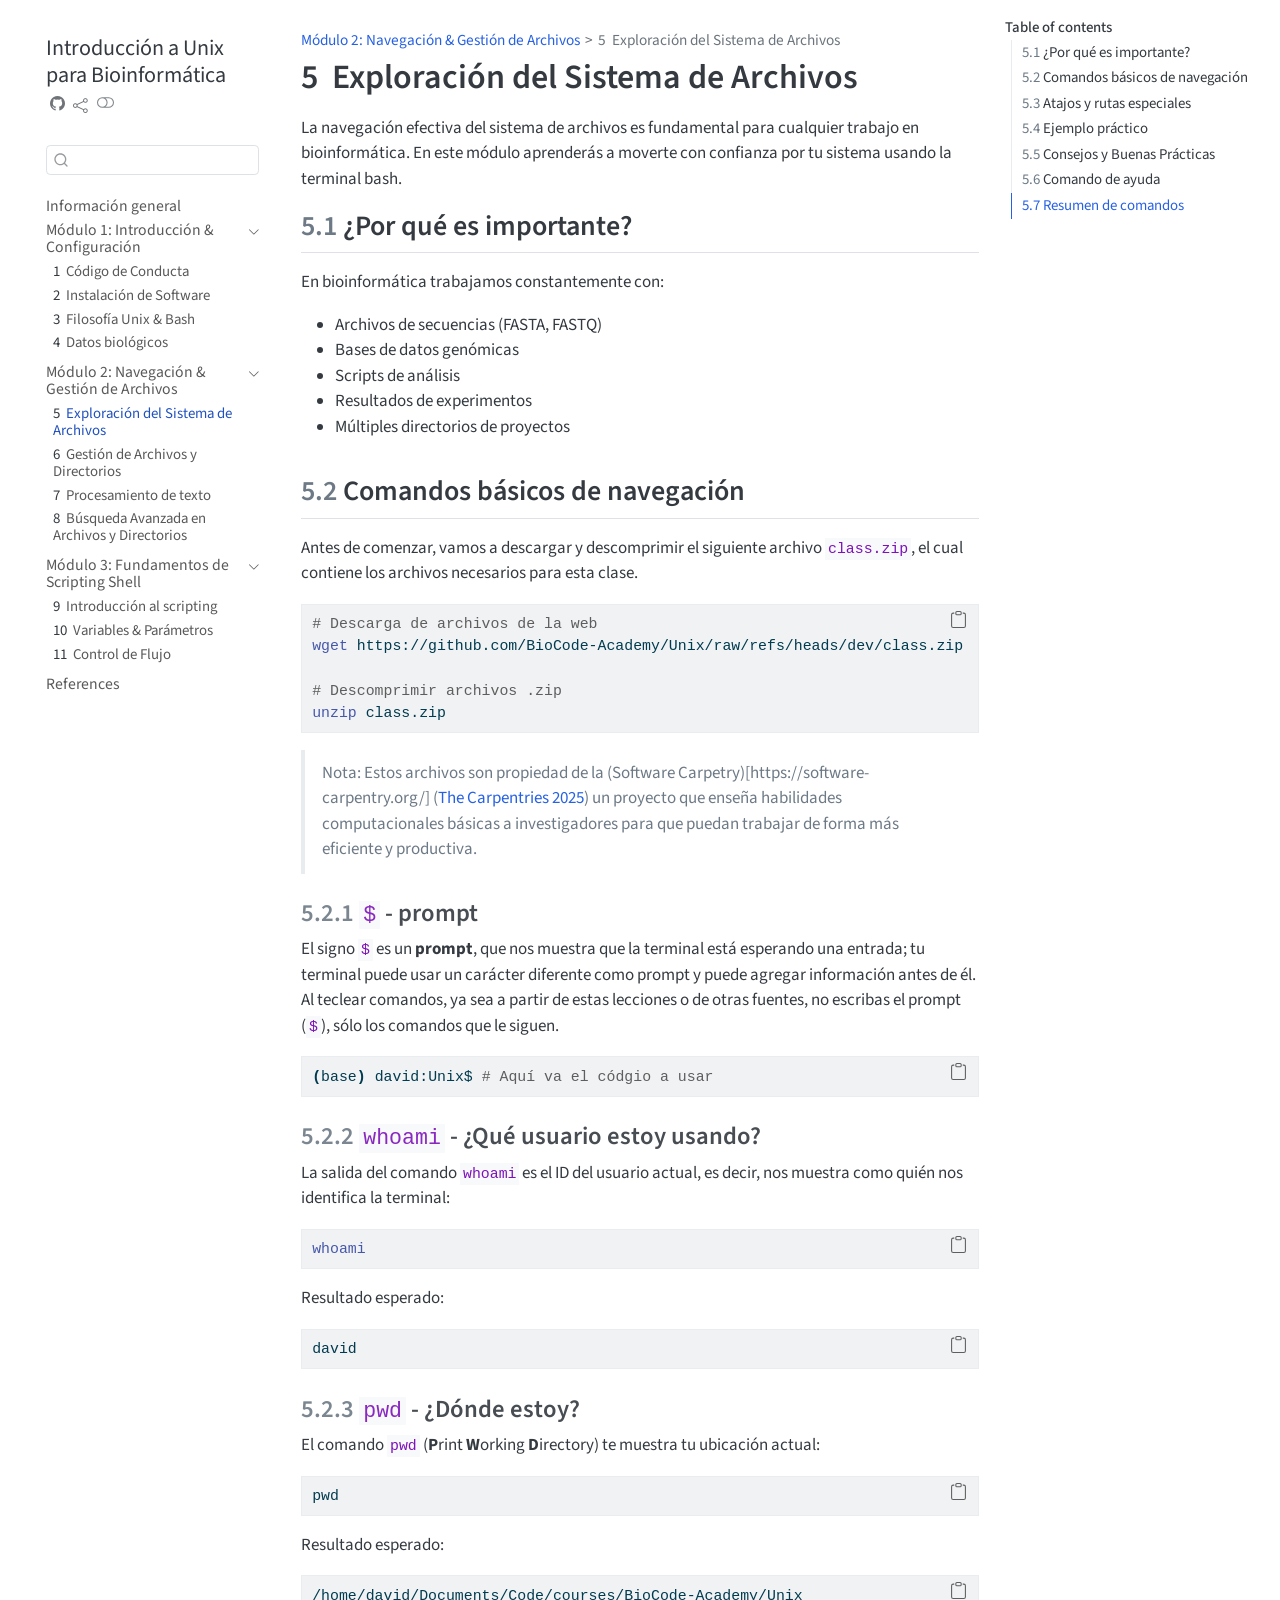
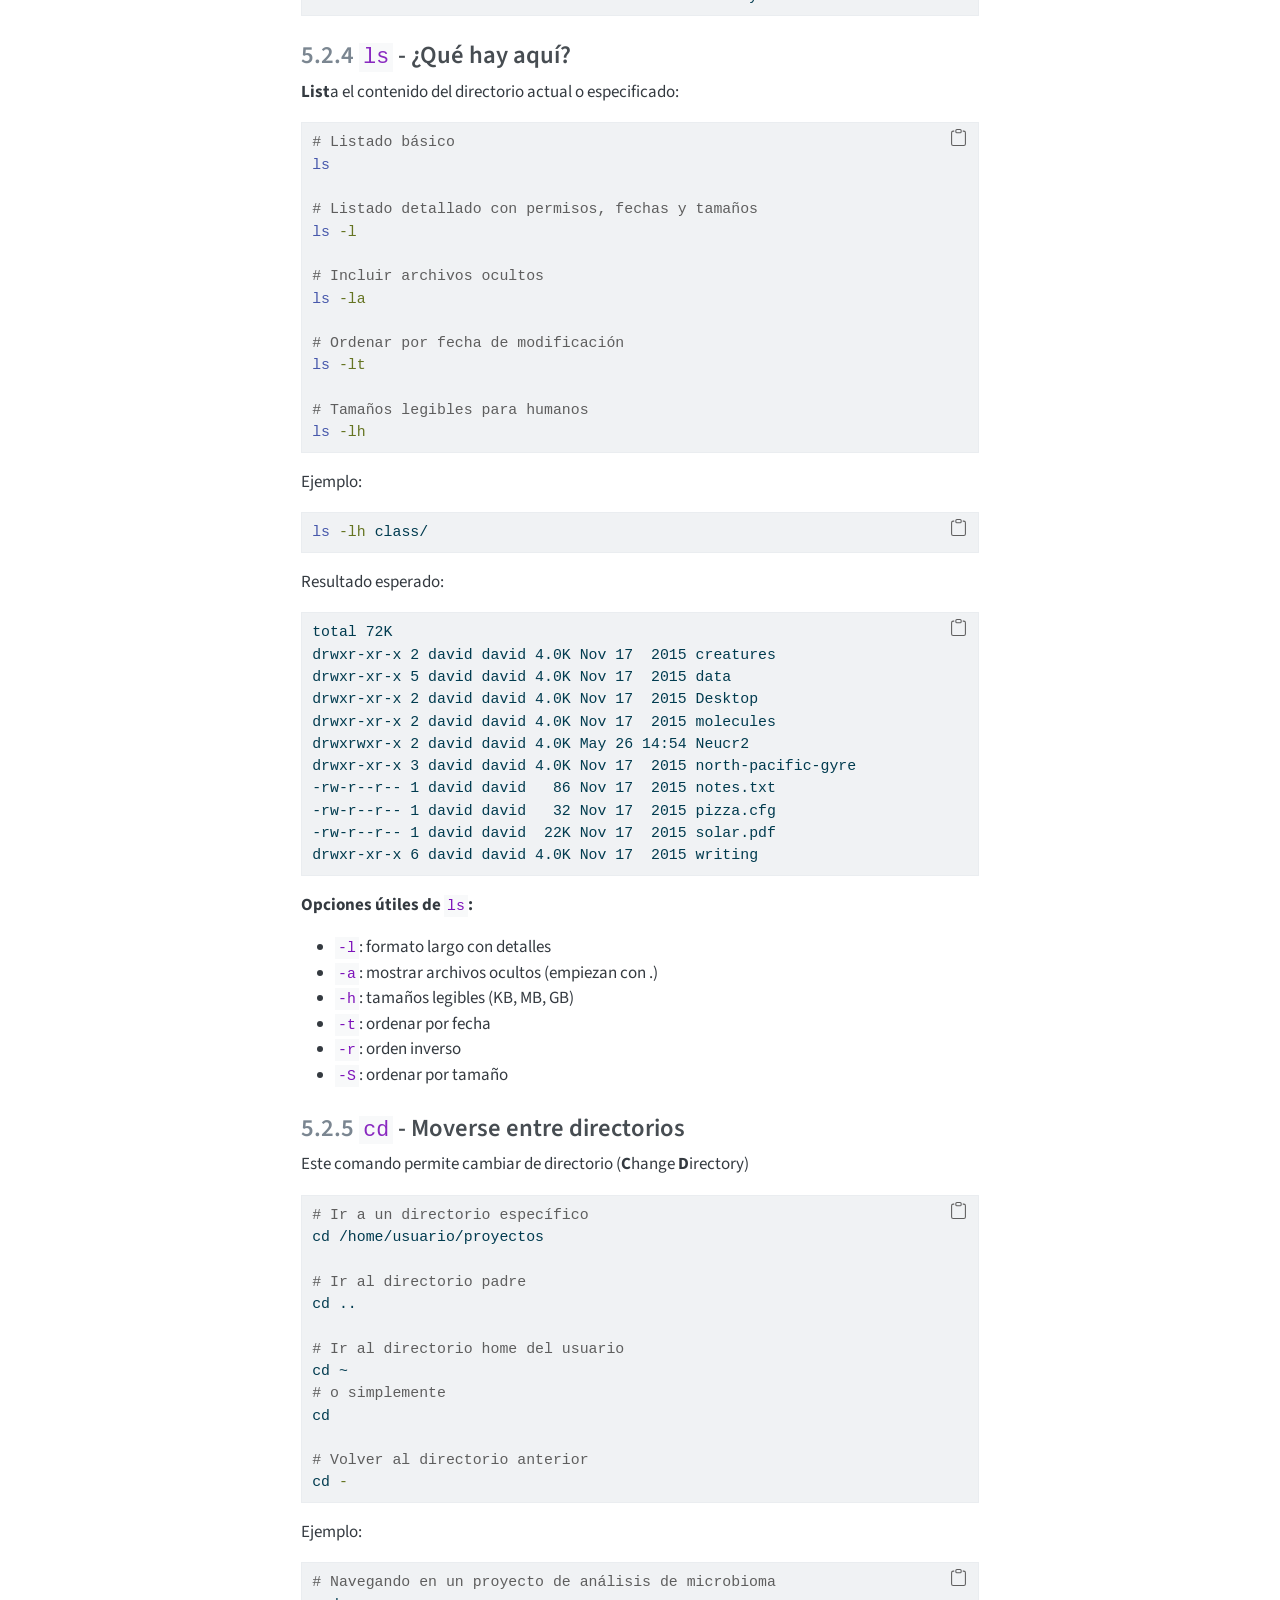
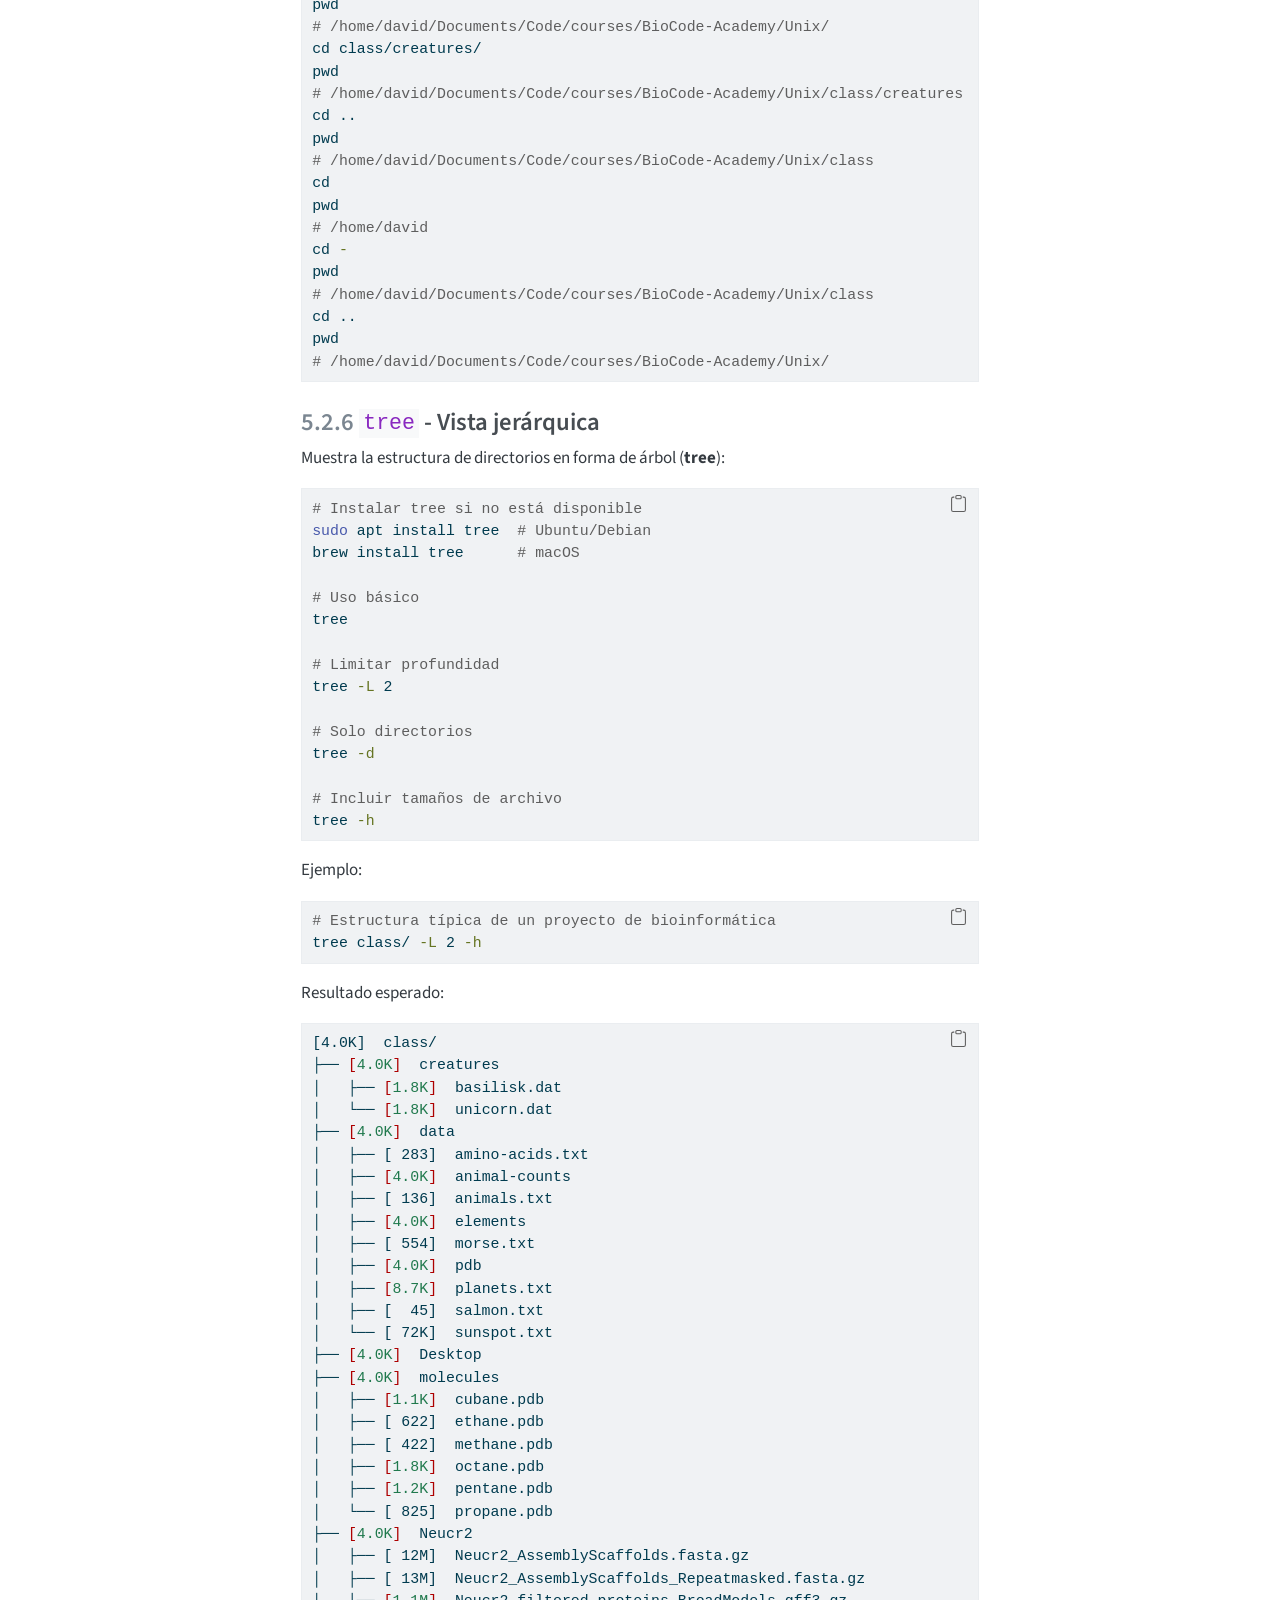
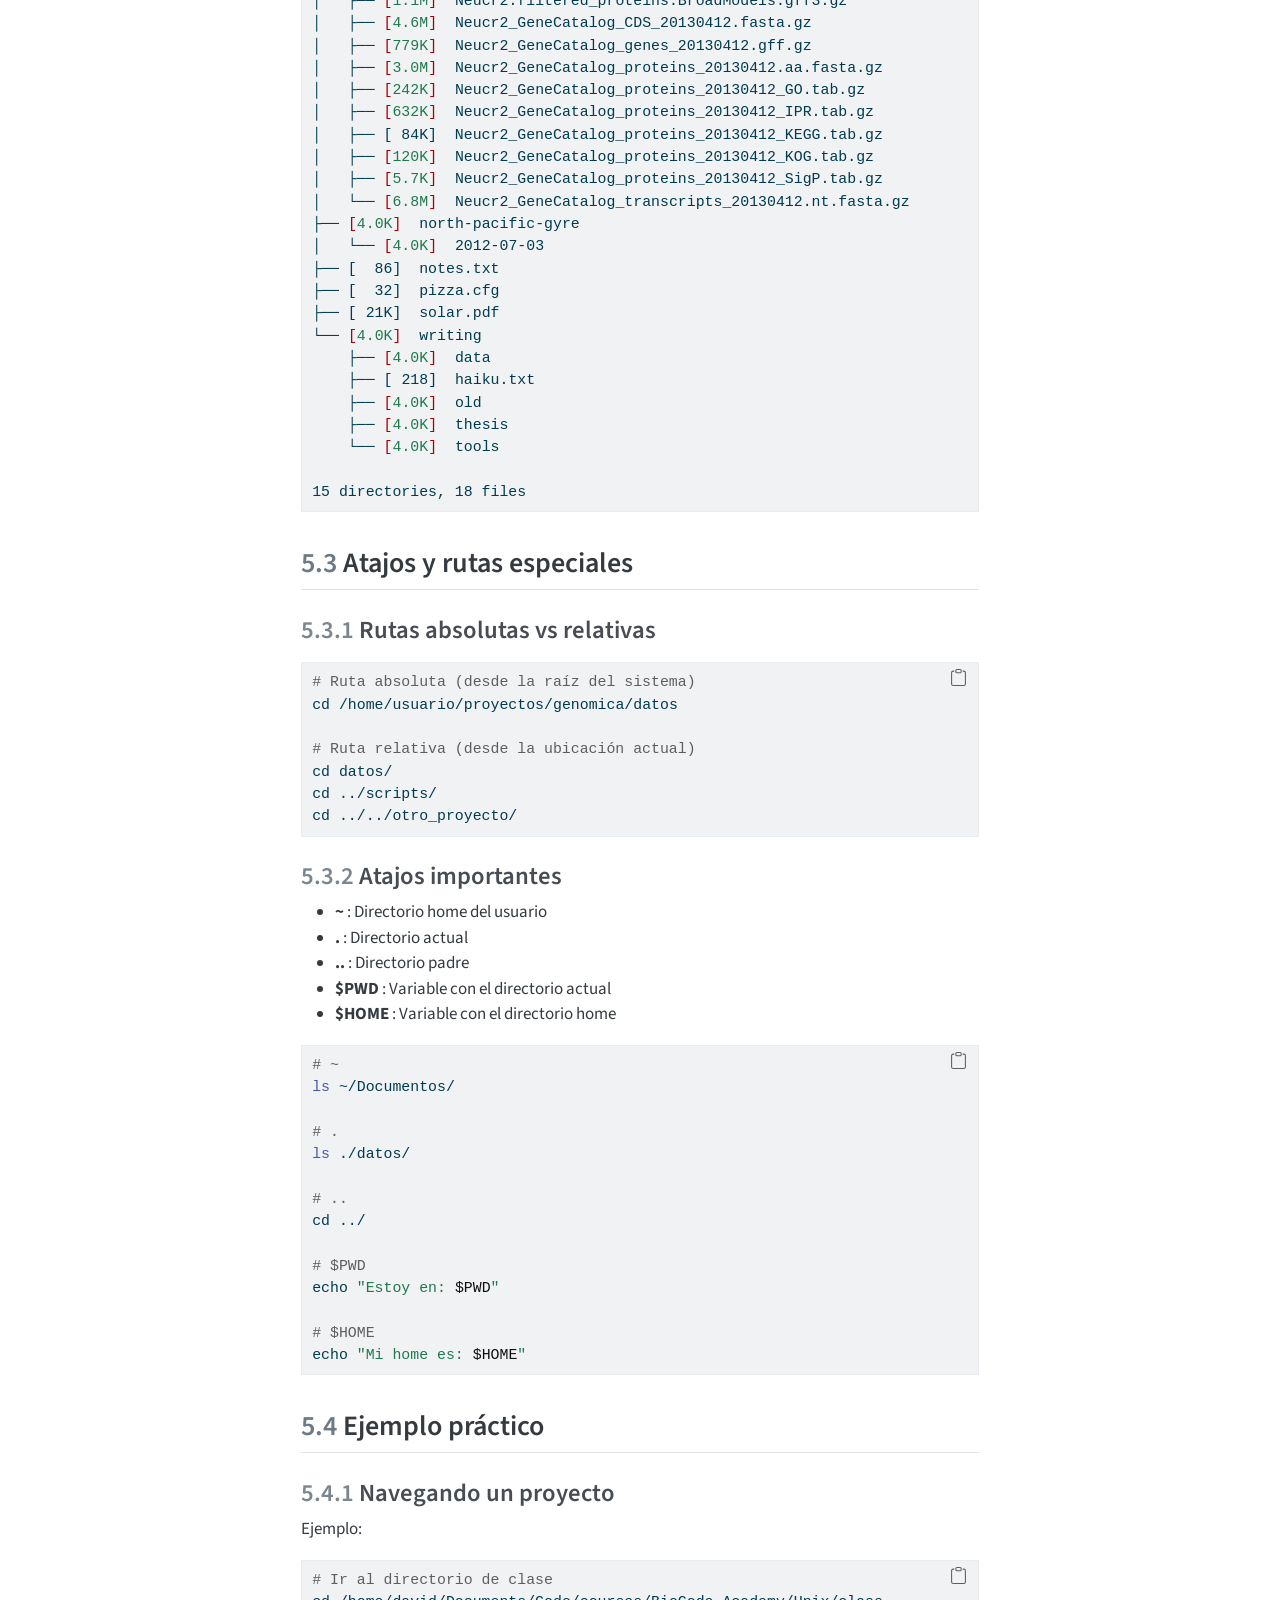
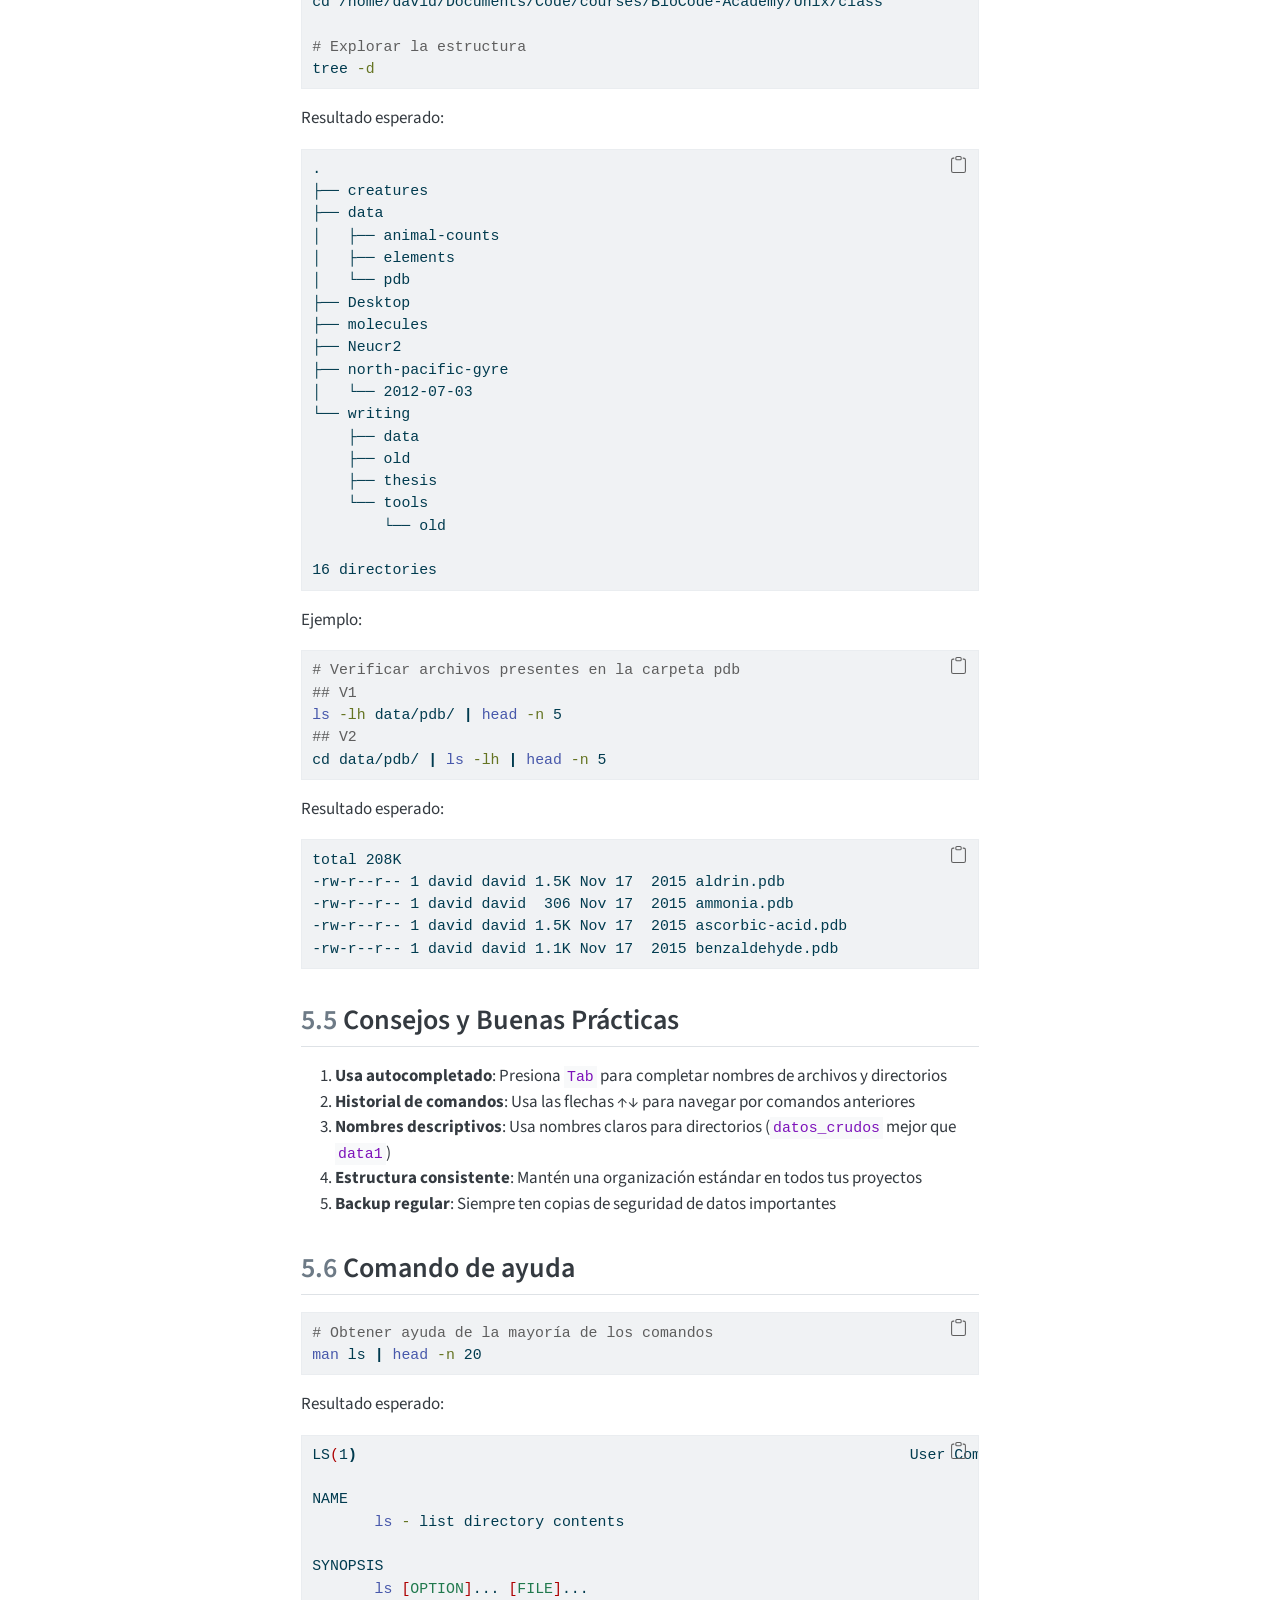
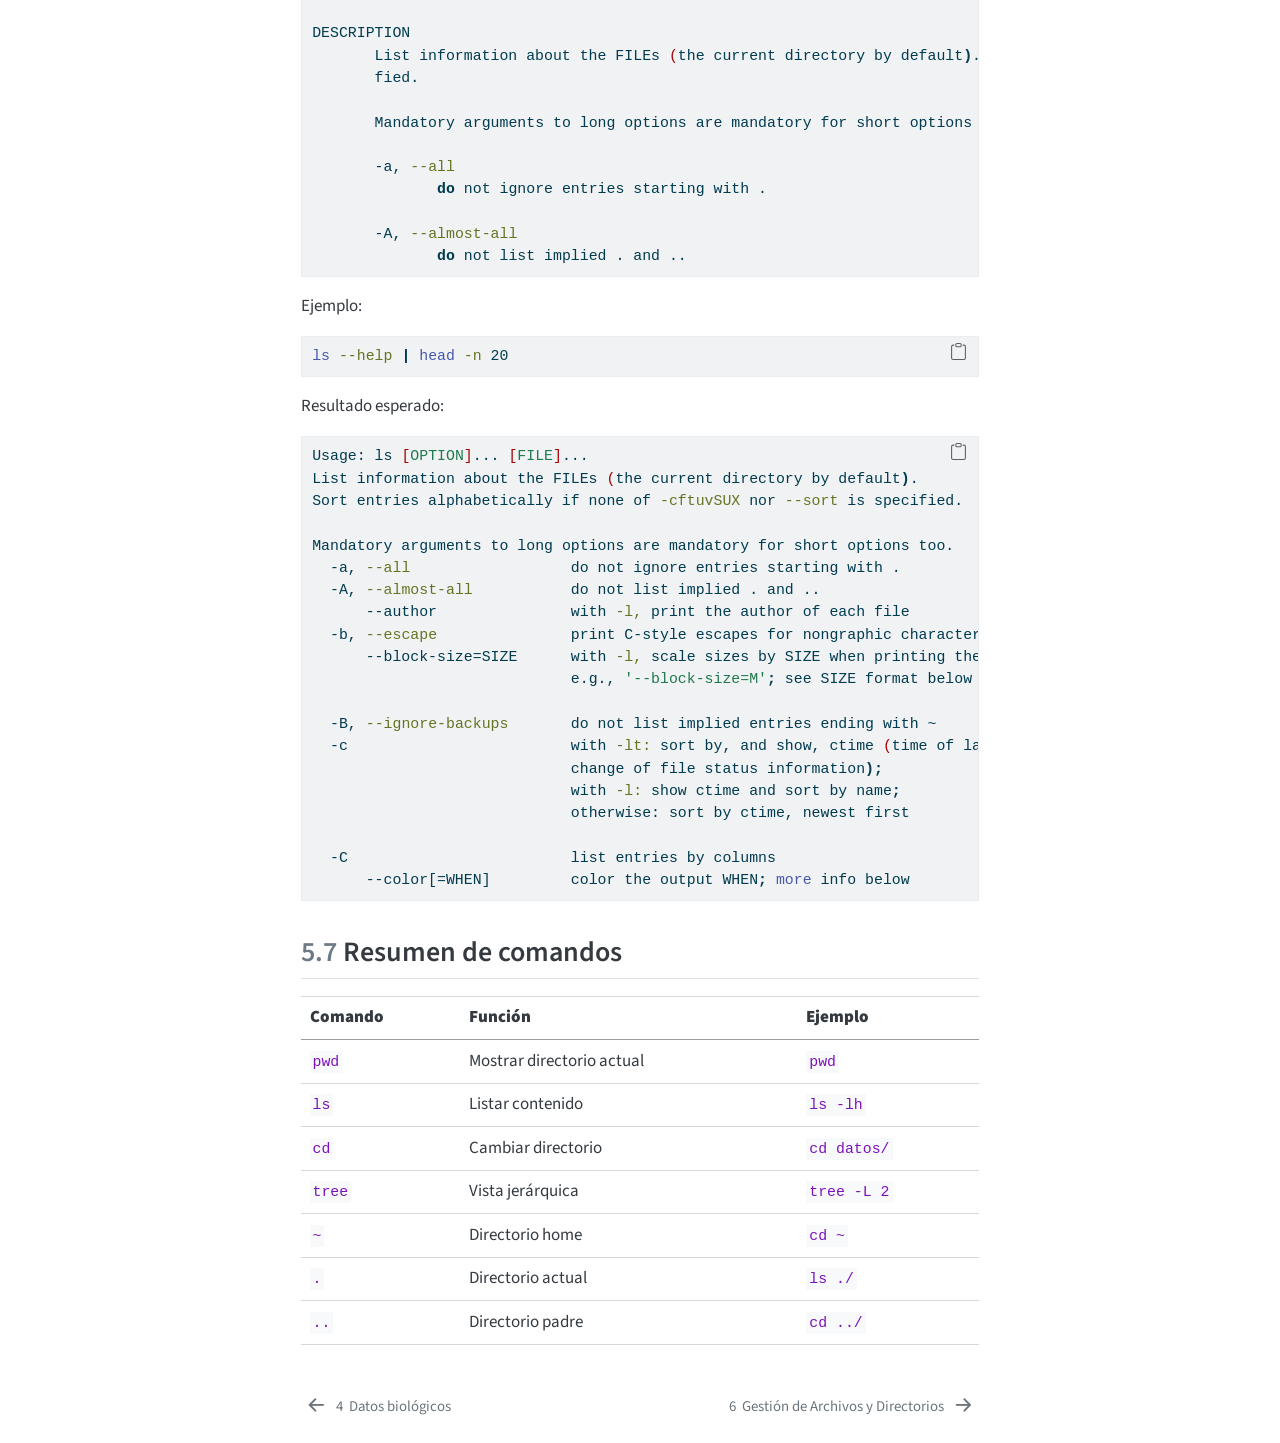
<file: docs/S2_01_explorar_archivos.html>
<!DOCTYPE html>
<html xmlns="http://www.w3.org/1999/xhtml" lang="en" xml:lang="en"><head>

<meta charset="utf-8">
<meta name="generator" content="quarto-1.6.40">

<meta name="viewport" content="width=device-width, initial-scale=1.0, user-scalable=yes">


<title>5&nbsp; Exploración del Sistema de Archivos – Introducción a Unix para Bioinformática</title>
<style>
code{white-space: pre-wrap;}
span.smallcaps{font-variant: small-caps;}
div.columns{display: flex; gap: min(4vw, 1.5em);}
div.column{flex: auto; overflow-x: auto;}
div.hanging-indent{margin-left: 1.5em; text-indent: -1.5em;}
ul.task-list{list-style: none;}
ul.task-list li input[type="checkbox"] {
  width: 0.8em;
  margin: 0 0.8em 0.2em -1em; /* quarto-specific, see https://github.com/quarto-dev/quarto-cli/issues/4556 */ 
  vertical-align: middle;
}
/* CSS for syntax highlighting */
pre > code.sourceCode { white-space: pre; position: relative; }
pre > code.sourceCode > span { line-height: 1.25; }
pre > code.sourceCode > span:empty { height: 1.2em; }
.sourceCode { overflow: visible; }
code.sourceCode > span { color: inherit; text-decoration: inherit; }
div.sourceCode { margin: 1em 0; }
pre.sourceCode { margin: 0; }
@media screen {
div.sourceCode { overflow: auto; }
}
@media print {
pre > code.sourceCode { white-space: pre-wrap; }
pre > code.sourceCode > span { display: inline-block; text-indent: -5em; padding-left: 5em; }
}
pre.numberSource code
  { counter-reset: source-line 0; }
pre.numberSource code > span
  { position: relative; left: -4em; counter-increment: source-line; }
pre.numberSource code > span > a:first-child::before
  { content: counter(source-line);
    position: relative; left: -1em; text-align: right; vertical-align: baseline;
    border: none; display: inline-block;
    -webkit-touch-callout: none; -webkit-user-select: none;
    -khtml-user-select: none; -moz-user-select: none;
    -ms-user-select: none; user-select: none;
    padding: 0 4px; width: 4em;
  }
pre.numberSource { margin-left: 3em;  padding-left: 4px; }
div.sourceCode
  {   }
@media screen {
pre > code.sourceCode > span > a:first-child::before { text-decoration: underline; }
}
/* CSS for citations */
div.csl-bib-body { }
div.csl-entry {
  clear: both;
  margin-bottom: 0em;
}
.hanging-indent div.csl-entry {
  margin-left:2em;
  text-indent:-2em;
}
div.csl-left-margin {
  min-width:2em;
  float:left;
}
div.csl-right-inline {
  margin-left:2em;
  padding-left:1em;
}
div.csl-indent {
  margin-left: 2em;
}</style>


<script src="site_libs/quarto-nav/quarto-nav.js"></script>
<script src="site_libs/quarto-nav/headroom.min.js"></script>
<script src="site_libs/clipboard/clipboard.min.js"></script>
<script src="site_libs/quarto-search/autocomplete.umd.js"></script>
<script src="site_libs/quarto-search/fuse.min.js"></script>
<script src="site_libs/quarto-search/quarto-search.js"></script>
<meta name="quarto:offset" content="./">
<link href="./S2_02_gestion_archivos.html" rel="next">
<link href="./S1_04_datos_biologicos.html" rel="prev">
<link href="./images/LogoDavidAlberto.png" rel="icon" type="image/png">
<script src="site_libs/quarto-html/quarto.js"></script>
<script src="site_libs/quarto-html/popper.min.js"></script>
<script src="site_libs/quarto-html/tippy.umd.min.js"></script>
<script src="site_libs/quarto-html/anchor.min.js"></script>
<link href="site_libs/quarto-html/tippy.css" rel="stylesheet">
<link href="site_libs/quarto-html/quarto-syntax-highlighting-549806ee2085284f45b00abea8c6df48.css" rel="stylesheet" class="quarto-color-scheme" id="quarto-text-highlighting-styles">
<link href="site_libs/quarto-html/quarto-syntax-highlighting-dark-8ea72dc5fed832574809a9c94082fbbb.css" rel="prefetch" class="quarto-color-scheme quarto-color-alternate" id="quarto-text-highlighting-styles">
<script src="site_libs/bootstrap/bootstrap.min.js"></script>
<link href="site_libs/bootstrap/bootstrap-icons.css" rel="stylesheet">
<link href="site_libs/bootstrap/bootstrap-676a4cf67d3d9571e5d8445c1a0196c2.min.css" rel="stylesheet" append-hash="true" class="quarto-color-scheme" id="quarto-bootstrap" data-mode="light">
<link href="site_libs/bootstrap/bootstrap-dark-f5b120df93f135efa968972054afb89e.min.css" rel="prefetch" append-hash="true" class="quarto-color-scheme quarto-color-alternate" id="quarto-bootstrap" data-mode="dark">
<script id="quarto-search-options" type="application/json">{
  "location": "sidebar",
  "copy-button": false,
  "collapse-after": 3,
  "panel-placement": "start",
  "type": "textbox",
  "limit": 50,
  "keyboard-shortcut": [
    "f",
    "/",
    "s"
  ],
  "show-item-context": false,
  "language": {
    "search-no-results-text": "No results",
    "search-matching-documents-text": "matching documents",
    "search-copy-link-title": "Copy link to search",
    "search-hide-matches-text": "Hide additional matches",
    "search-more-match-text": "more match in this document",
    "search-more-matches-text": "more matches in this document",
    "search-clear-button-title": "Clear",
    "search-text-placeholder": "",
    "search-detached-cancel-button-title": "Cancel",
    "search-submit-button-title": "Submit",
    "search-label": "Search"
  }
}</script>


</head>

<body class="nav-sidebar floating">

<div id="quarto-search-results"></div>
  <header id="quarto-header" class="headroom fixed-top">
  <nav class="quarto-secondary-nav">
    <div class="container-fluid d-flex">
      <button type="button" class="quarto-btn-toggle btn" data-bs-toggle="collapse" role="button" data-bs-target=".quarto-sidebar-collapse-item" aria-controls="quarto-sidebar" aria-expanded="false" aria-label="Toggle sidebar navigation" onclick="if (window.quartoToggleHeadroom) { window.quartoToggleHeadroom(); }">
        <i class="bi bi-layout-text-sidebar-reverse"></i>
      </button>
        <nav class="quarto-page-breadcrumbs" aria-label="breadcrumb"><ol class="breadcrumb"><li class="breadcrumb-item"><a href="./S2_01_explorar_archivos.html">Módulo 2: Navegación &amp; Gestión de Archivos</a></li><li class="breadcrumb-item"><a href="./S2_01_explorar_archivos.html"><span class="chapter-number">5</span>&nbsp; <span class="chapter-title">Exploración del Sistema de Archivos</span></a></li></ol></nav>
        <a class="flex-grow-1" role="navigation" data-bs-toggle="collapse" data-bs-target=".quarto-sidebar-collapse-item" aria-controls="quarto-sidebar" aria-expanded="false" aria-label="Toggle sidebar navigation" onclick="if (window.quartoToggleHeadroom) { window.quartoToggleHeadroom(); }">      
        </a>
      <button type="button" class="btn quarto-search-button" aria-label="Search" onclick="window.quartoOpenSearch();">
        <i class="bi bi-search"></i>
      </button>
    </div>
  </nav>
</header>
<!-- content -->
<div id="quarto-content" class="quarto-container page-columns page-rows-contents page-layout-article">
<!-- sidebar -->
  <nav id="quarto-sidebar" class="sidebar collapse collapse-horizontal quarto-sidebar-collapse-item sidebar-navigation floating overflow-auto">
    <div class="pt-lg-2 mt-2 text-left sidebar-header">
    <div class="sidebar-title mb-0 py-0">
      <a href="./">Introducción a Unix para Bioinformática</a> 
        <div class="sidebar-tools-main tools-wide">
    <a href="https://github.com/BioCode-Academy/Unix" title="Source Code" class="quarto-navigation-tool px-1" aria-label="Source Code"><i class="bi bi-github"></i></a>
    <div class="dropdown">
      <a href="" title="Share" id="quarto-navigation-tool-dropdown-0" class="quarto-navigation-tool dropdown-toggle px-1" data-bs-toggle="dropdown" aria-expanded="false" role="link" aria-label="Share"><i class="bi bi-share"></i></a>
      <ul class="dropdown-menu" aria-labelledby="quarto-navigation-tool-dropdown-0">
          <li>
            <a class="dropdown-item sidebar-tools-main-item" href="https://twitter.com/intent/tweet?url=|url|">
              <i class="bi bi-twitter pe-1"></i>
            Twitter
            </a>
          </li>
          <li>
            <a class="dropdown-item sidebar-tools-main-item" href="https://www.facebook.com/sharer/sharer.php?u=|url|">
              <i class="bi bi-facebook pe-1"></i>
            Facebook
            </a>
          </li>
          <li>
            <a class="dropdown-item sidebar-tools-main-item" href="https://www.linkedin.com/sharing/share-offsite/?url=|url|">
              <i class="bi bi-linkedin pe-1"></i>
            LinkedIn
            </a>
          </li>
      </ul>
    </div>
  <a href="" class="quarto-color-scheme-toggle quarto-navigation-tool  px-1" onclick="window.quartoToggleColorScheme(); return false;" title="Toggle dark mode"><i class="bi"></i></a>
</div>
    </div>
      </div>
        <div class="mt-2 flex-shrink-0 align-items-center">
        <div class="sidebar-search">
        <div id="quarto-search" class="" title="Search"></div>
        </div>
        </div>
    <div class="sidebar-menu-container"> 
    <ul class="list-unstyled mt-1">
        <li class="sidebar-item">
  <div class="sidebar-item-container"> 
  <a href="./index.html" class="sidebar-item-text sidebar-link">
 <span class="menu-text">Información general</span></a>
  </div>
</li>
        <li class="sidebar-item sidebar-item-section">
      <div class="sidebar-item-container"> 
            <a class="sidebar-item-text sidebar-link text-start" data-bs-toggle="collapse" data-bs-target="#quarto-sidebar-section-1" role="navigation" aria-expanded="true">
 <span class="menu-text">Módulo 1: Introducción &amp; Configuración</span></a>
          <a class="sidebar-item-toggle text-start" data-bs-toggle="collapse" data-bs-target="#quarto-sidebar-section-1" role="navigation" aria-expanded="true" aria-label="Toggle section">
            <i class="bi bi-chevron-right ms-2"></i>
          </a> 
      </div>
      <ul id="quarto-sidebar-section-1" class="collapse list-unstyled sidebar-section depth1 show">  
          <li class="sidebar-item">
  <div class="sidebar-item-container"> 
  <a href="./S1_01_codigo_conducta.html" class="sidebar-item-text sidebar-link">
 <span class="menu-text"><span class="chapter-number">1</span>&nbsp; <span class="chapter-title">Código de Conducta</span></span></a>
  </div>
</li>
          <li class="sidebar-item">
  <div class="sidebar-item-container"> 
  <a href="./S1_02_instalacion_software.html" class="sidebar-item-text sidebar-link">
 <span class="menu-text"><span class="chapter-number">2</span>&nbsp; <span class="chapter-title">Instalación de Software</span></span></a>
  </div>
</li>
          <li class="sidebar-item">
  <div class="sidebar-item-container"> 
  <a href="./S1_03_unix_bash.html" class="sidebar-item-text sidebar-link">
 <span class="menu-text"><span class="chapter-number">3</span>&nbsp; <span class="chapter-title">Filosofía Unix &amp; Bash</span></span></a>
  </div>
</li>
          <li class="sidebar-item">
  <div class="sidebar-item-container"> 
  <a href="./S1_04_datos_biologicos.html" class="sidebar-item-text sidebar-link">
 <span class="menu-text"><span class="chapter-number">4</span>&nbsp; <span class="chapter-title">Datos biológicos</span></span></a>
  </div>
</li>
      </ul>
  </li>
        <li class="sidebar-item sidebar-item-section">
      <div class="sidebar-item-container"> 
            <a class="sidebar-item-text sidebar-link text-start" data-bs-toggle="collapse" data-bs-target="#quarto-sidebar-section-2" role="navigation" aria-expanded="true">
 <span class="menu-text">Módulo 2: Navegación &amp; Gestión de Archivos</span></a>
          <a class="sidebar-item-toggle text-start" data-bs-toggle="collapse" data-bs-target="#quarto-sidebar-section-2" role="navigation" aria-expanded="true" aria-label="Toggle section">
            <i class="bi bi-chevron-right ms-2"></i>
          </a> 
      </div>
      <ul id="quarto-sidebar-section-2" class="collapse list-unstyled sidebar-section depth1 show">  
          <li class="sidebar-item">
  <div class="sidebar-item-container"> 
  <a href="./S2_01_explorar_archivos.html" class="sidebar-item-text sidebar-link active">
 <span class="menu-text"><span class="chapter-number">5</span>&nbsp; <span class="chapter-title">Exploración del Sistema de Archivos</span></span></a>
  </div>
</li>
          <li class="sidebar-item">
  <div class="sidebar-item-container"> 
  <a href="./S2_02_gestion_archivos.html" class="sidebar-item-text sidebar-link">
 <span class="menu-text"><span class="chapter-number">6</span>&nbsp; <span class="chapter-title">Gestión de Archivos y Directorios</span></span></a>
  </div>
</li>
          <li class="sidebar-item">
  <div class="sidebar-item-container"> 
  <a href="./S2_03_procesamiento_texto.html" class="sidebar-item-text sidebar-link">
 <span class="menu-text"><span class="chapter-number">7</span>&nbsp; <span class="chapter-title">Procesamiento de texto</span></span></a>
  </div>
</li>
          <li class="sidebar-item">
  <div class="sidebar-item-container"> 
  <a href="./S2_04_busqueda_avanzada.html" class="sidebar-item-text sidebar-link">
 <span class="menu-text"><span class="chapter-number">8</span>&nbsp; <span class="chapter-title">Búsqueda Avanzada en Archivos y Directorios</span></span></a>
  </div>
</li>
      </ul>
  </li>
        <li class="sidebar-item sidebar-item-section">
      <div class="sidebar-item-container"> 
            <a class="sidebar-item-text sidebar-link text-start" data-bs-toggle="collapse" data-bs-target="#quarto-sidebar-section-3" role="navigation" aria-expanded="true">
 <span class="menu-text">Módulo 3: Fundamentos de Scripting Shell</span></a>
          <a class="sidebar-item-toggle text-start" data-bs-toggle="collapse" data-bs-target="#quarto-sidebar-section-3" role="navigation" aria-expanded="true" aria-label="Toggle section">
            <i class="bi bi-chevron-right ms-2"></i>
          </a> 
      </div>
      <ul id="quarto-sidebar-section-3" class="collapse list-unstyled sidebar-section depth1 show">  
          <li class="sidebar-item">
  <div class="sidebar-item-container"> 
  <a href="./S3_01_introduccion_scripting.html" class="sidebar-item-text sidebar-link">
 <span class="menu-text"><span class="chapter-number">9</span>&nbsp; <span class="chapter-title">Introducción al scripting</span></span></a>
  </div>
</li>
          <li class="sidebar-item">
  <div class="sidebar-item-container"> 
  <a href="./S3_02_variables_parametros.html" class="sidebar-item-text sidebar-link">
 <span class="menu-text"><span class="chapter-number">10</span>&nbsp; <span class="chapter-title">Variables &amp; Parámetros</span></span></a>
  </div>
</li>
          <li class="sidebar-item">
  <div class="sidebar-item-container"> 
  <a href="./S3_03_control_flujo.html" class="sidebar-item-text sidebar-link">
 <span class="menu-text"><span class="chapter-number">11</span>&nbsp; <span class="chapter-title">Control de Flujo</span></span></a>
  </div>
</li>
      </ul>
  </li>
        <li class="sidebar-item">
  <div class="sidebar-item-container"> 
  <a href="./references.html" class="sidebar-item-text sidebar-link">
 <span class="menu-text">References</span></a>
  </div>
</li>
    </ul>
    </div>
</nav>
<div id="quarto-sidebar-glass" class="quarto-sidebar-collapse-item" data-bs-toggle="collapse" data-bs-target=".quarto-sidebar-collapse-item"></div>
<!-- margin-sidebar -->
    <div id="quarto-margin-sidebar" class="sidebar margin-sidebar">
        <nav id="TOC" role="doc-toc" class="toc-active">
    <h2 id="toc-title">Table of contents</h2>
   
  <ul>
  <li><a href="#por-qué-es-importante" id="toc-por-qué-es-importante" class="nav-link active" data-scroll-target="#por-qué-es-importante"><span class="header-section-number">5.1</span> ¿Por qué es importante?</a></li>
  <li><a href="#comandos-básicos-de-navegación" id="toc-comandos-básicos-de-navegación" class="nav-link" data-scroll-target="#comandos-básicos-de-navegación"><span class="header-section-number">5.2</span> Comandos básicos de navegación</a>
  <ul>
  <li><a href="#prompt" id="toc-prompt" class="nav-link" data-scroll-target="#prompt"><span class="header-section-number">5.2.1</span> <code>$</code> - prompt</a></li>
  <li><a href="#whoami---qué-usuario-estoy-usando" id="toc-whoami---qué-usuario-estoy-usando" class="nav-link" data-scroll-target="#whoami---qué-usuario-estoy-usando"><span class="header-section-number">5.2.2</span> <code>whoami</code> - ¿Qué usuario estoy usando?</a></li>
  <li><a href="#pwd---dónde-estoy" id="toc-pwd---dónde-estoy" class="nav-link" data-scroll-target="#pwd---dónde-estoy"><span class="header-section-number">5.2.3</span> <code>pwd</code> - ¿Dónde estoy?</a></li>
  <li><a href="#ls---qué-hay-aquí" id="toc-ls---qué-hay-aquí" class="nav-link" data-scroll-target="#ls---qué-hay-aquí"><span class="header-section-number">5.2.4</span> <code>ls</code> - ¿Qué hay aquí?</a></li>
  <li><a href="#cd---moverse-entre-directorios" id="toc-cd---moverse-entre-directorios" class="nav-link" data-scroll-target="#cd---moverse-entre-directorios"><span class="header-section-number">5.2.5</span> <code>cd</code> - Moverse entre directorios</a></li>
  <li><a href="#tree---vista-jerárquica" id="toc-tree---vista-jerárquica" class="nav-link" data-scroll-target="#tree---vista-jerárquica"><span class="header-section-number">5.2.6</span> <code>tree</code> - Vista jerárquica</a></li>
  </ul></li>
  <li><a href="#atajos-y-rutas-especiales" id="toc-atajos-y-rutas-especiales" class="nav-link" data-scroll-target="#atajos-y-rutas-especiales"><span class="header-section-number">5.3</span> Atajos y rutas especiales</a>
  <ul>
  <li><a href="#rutas-absolutas-vs-relativas" id="toc-rutas-absolutas-vs-relativas" class="nav-link" data-scroll-target="#rutas-absolutas-vs-relativas"><span class="header-section-number">5.3.1</span> Rutas absolutas vs relativas</a></li>
  <li><a href="#atajos-importantes" id="toc-atajos-importantes" class="nav-link" data-scroll-target="#atajos-importantes"><span class="header-section-number">5.3.2</span> Atajos importantes</a></li>
  </ul></li>
  <li><a href="#ejemplo-práctico" id="toc-ejemplo-práctico" class="nav-link" data-scroll-target="#ejemplo-práctico"><span class="header-section-number">5.4</span> Ejemplo práctico</a>
  <ul>
  <li><a href="#navegando-un-proyecto" id="toc-navegando-un-proyecto" class="nav-link" data-scroll-target="#navegando-un-proyecto"><span class="header-section-number">5.4.1</span> Navegando un proyecto</a></li>
  </ul></li>
  <li><a href="#consejos-y-buenas-prácticas" id="toc-consejos-y-buenas-prácticas" class="nav-link" data-scroll-target="#consejos-y-buenas-prácticas"><span class="header-section-number">5.5</span> Consejos y Buenas Prácticas</a></li>
  <li><a href="#comando-de-ayuda" id="toc-comando-de-ayuda" class="nav-link" data-scroll-target="#comando-de-ayuda"><span class="header-section-number">5.6</span> Comando de ayuda</a></li>
  <li><a href="#resumen-de-comandos" id="toc-resumen-de-comandos" class="nav-link" data-scroll-target="#resumen-de-comandos"><span class="header-section-number">5.7</span> Resumen de comandos</a></li>
  </ul>
</nav>
    </div>
<!-- main -->
<main class="content" id="quarto-document-content">

<header id="title-block-header" class="quarto-title-block default"><nav class="quarto-page-breadcrumbs quarto-title-breadcrumbs d-none d-lg-block" aria-label="breadcrumb"><ol class="breadcrumb"><li class="breadcrumb-item"><a href="./S2_01_explorar_archivos.html">Módulo 2: Navegación &amp; Gestión de Archivos</a></li><li class="breadcrumb-item"><a href="./S2_01_explorar_archivos.html"><span class="chapter-number">5</span>&nbsp; <span class="chapter-title">Exploración del Sistema de Archivos</span></a></li></ol></nav>
<div class="quarto-title">
<h1 class="title"><span class="chapter-number">5</span>&nbsp; <span class="chapter-title">Exploración del Sistema de Archivos</span></h1>
</div>



<div class="quarto-title-meta">

    
  
    
  </div>
  


</header>


<p>La navegación efectiva del sistema de archivos es fundamental para cualquier trabajo en bioinformática. En este módulo aprenderás a moverte con confianza por tu sistema usando la terminal bash.</p>
<section id="por-qué-es-importante" class="level2" data-number="5.1">
<h2 data-number="5.1" class="anchored" data-anchor-id="por-qué-es-importante"><span class="header-section-number">5.1</span> ¿Por qué es importante?</h2>
<p>En bioinformática trabajamos constantemente con:</p>
<ul>
<li>Archivos de secuencias (FASTA, FASTQ)</li>
<li>Bases de datos genómicas</li>
<li>Scripts de análisis</li>
<li>Resultados de experimentos</li>
<li>Múltiples directorios de proyectos</li>
</ul>
</section>
<section id="comandos-básicos-de-navegación" class="level2" data-number="5.2">
<h2 data-number="5.2" class="anchored" data-anchor-id="comandos-básicos-de-navegación"><span class="header-section-number">5.2</span> Comandos básicos de navegación</h2>
<p>Antes de comenzar, vamos a descargar y descomprimir el siguiente archivo <code>class.zip</code>, el cual contiene los archivos necesarios para esta clase.</p>
<div class="cell">
<div class="sourceCode cell-code" id="cb1"><pre class="sourceCode bash code-with-copy"><code class="sourceCode bash"><span id="cb1-1"><a href="#cb1-1" aria-hidden="true" tabindex="-1"></a><span class="co"># Descarga de archivos de la web</span></span>
<span id="cb1-2"><a href="#cb1-2" aria-hidden="true" tabindex="-1"></a><span class="fu">wget</span> https://github.com/BioCode-Academy/Unix/raw/refs/heads/dev/class.zip</span>
<span id="cb1-3"><a href="#cb1-3" aria-hidden="true" tabindex="-1"></a></span>
<span id="cb1-4"><a href="#cb1-4" aria-hidden="true" tabindex="-1"></a><span class="co"># Descomprimir archivos .zip</span></span>
<span id="cb1-5"><a href="#cb1-5" aria-hidden="true" tabindex="-1"></a><span class="fu">unzip</span> class.zip</span></code><button title="Copy to Clipboard" class="code-copy-button"><i class="bi"></i></button></pre></div>
</div>
<blockquote class="blockquote">
<p>Nota: Estos archivos son propiedad de la (Software Carpetry)[https://software-carpentry.org/] <span class="citation" data-cites="softwarecarpentry">(<a href="references.html#ref-softwarecarpentry" role="doc-biblioref">The Carpentries 2025</a>)</span> un proyecto que enseña habilidades computacionales básicas a investigadores para que puedan trabajar de forma más eficiente y productiva.</p>
</blockquote>
<section id="prompt" class="level3" data-number="5.2.1">
<h3 data-number="5.2.1" class="anchored" data-anchor-id="prompt"><span class="header-section-number">5.2.1</span> <code>$</code> - prompt</h3>
<p>El signo <code>$</code> es un <strong>prompt</strong>, que nos muestra que la terminal está esperando una entrada; tu terminal puede usar un carácter diferente como prompt y puede agregar información antes de él. Al teclear comandos, ya sea a partir de estas lecciones o de otras fuentes, no escribas el prompt (<code>$</code>), sólo los comandos que le siguen.</p>
<div class="cell">
<div class="sourceCode cell-code" id="cb2"><pre class="sourceCode bash code-with-copy"><code class="sourceCode bash"><span id="cb2-1"><a href="#cb2-1" aria-hidden="true" tabindex="-1"></a><span class="kw">(</span><span class="ex">base</span><span class="kw">)</span> <span class="ex">david:Unix$</span> <span class="co"># Aquí va el códgio a usar</span></span></code><button title="Copy to Clipboard" class="code-copy-button"><i class="bi"></i></button></pre></div>
</div>
</section>
<section id="whoami---qué-usuario-estoy-usando" class="level3" data-number="5.2.2">
<h3 data-number="5.2.2" class="anchored" data-anchor-id="whoami---qué-usuario-estoy-usando"><span class="header-section-number">5.2.2</span> <code>whoami</code> - ¿Qué usuario estoy usando?</h3>
<p>La salida del comando <code>whoami</code> es el ID del usuario actual, es decir, nos muestra como quién nos identifica la terminal:</p>
<div class="cell">
<div class="sourceCode cell-code" id="cb3"><pre class="sourceCode bash code-with-copy"><code class="sourceCode bash"><span id="cb3-1"><a href="#cb3-1" aria-hidden="true" tabindex="-1"></a><span class="fu">whoami</span></span></code><button title="Copy to Clipboard" class="code-copy-button"><i class="bi"></i></button></pre></div>
</div>
<p>Resultado esperado:</p>
<div class="cell">
<div class="sourceCode cell-code" id="cb4"><pre class="sourceCode bash code-with-copy"><code class="sourceCode bash"><span id="cb4-1"><a href="#cb4-1" aria-hidden="true" tabindex="-1"></a><span class="ex">david</span></span></code><button title="Copy to Clipboard" class="code-copy-button"><i class="bi"></i></button></pre></div>
</div>
</section>
<section id="pwd---dónde-estoy" class="level3" data-number="5.2.3">
<h3 data-number="5.2.3" class="anchored" data-anchor-id="pwd---dónde-estoy"><span class="header-section-number">5.2.3</span> <code>pwd</code> - ¿Dónde estoy?</h3>
<p>El comando <code>pwd</code> (<strong>P</strong>rint <strong>W</strong>orking <strong>D</strong>irectory) te muestra tu ubicación actual:</p>
<div class="cell">
<div class="sourceCode cell-code" id="cb5"><pre class="sourceCode bash code-with-copy"><code class="sourceCode bash"><span id="cb5-1"><a href="#cb5-1" aria-hidden="true" tabindex="-1"></a><span class="bu">pwd</span></span></code><button title="Copy to Clipboard" class="code-copy-button"><i class="bi"></i></button></pre></div>
</div>
<p>Resultado esperado:</p>
<div class="cell">
<div class="sourceCode cell-code" id="cb6"><pre class="sourceCode bash code-with-copy"><code class="sourceCode bash"><span id="cb6-1"><a href="#cb6-1" aria-hidden="true" tabindex="-1"></a><span class="ex">/home/david/Documents/Code/courses/BioCode-Academy/Unix</span></span></code><button title="Copy to Clipboard" class="code-copy-button"><i class="bi"></i></button></pre></div>
</div>
</section>
<section id="ls---qué-hay-aquí" class="level3" data-number="5.2.4">
<h3 data-number="5.2.4" class="anchored" data-anchor-id="ls---qué-hay-aquí"><span class="header-section-number">5.2.4</span> <code>ls</code> - ¿Qué hay aquí?</h3>
<p><strong>List</strong>a el contenido del directorio actual o especificado:</p>
<div class="cell">
<div class="sourceCode cell-code" id="cb7"><pre class="sourceCode bash code-with-copy"><code class="sourceCode bash"><span id="cb7-1"><a href="#cb7-1" aria-hidden="true" tabindex="-1"></a><span class="co"># Listado básico</span></span>
<span id="cb7-2"><a href="#cb7-2" aria-hidden="true" tabindex="-1"></a><span class="fu">ls</span></span>
<span id="cb7-3"><a href="#cb7-3" aria-hidden="true" tabindex="-1"></a></span>
<span id="cb7-4"><a href="#cb7-4" aria-hidden="true" tabindex="-1"></a><span class="co"># Listado detallado con permisos, fechas y tamaños</span></span>
<span id="cb7-5"><a href="#cb7-5" aria-hidden="true" tabindex="-1"></a><span class="fu">ls</span> <span class="at">-l</span></span>
<span id="cb7-6"><a href="#cb7-6" aria-hidden="true" tabindex="-1"></a></span>
<span id="cb7-7"><a href="#cb7-7" aria-hidden="true" tabindex="-1"></a><span class="co"># Incluir archivos ocultos</span></span>
<span id="cb7-8"><a href="#cb7-8" aria-hidden="true" tabindex="-1"></a><span class="fu">ls</span> <span class="at">-la</span></span>
<span id="cb7-9"><a href="#cb7-9" aria-hidden="true" tabindex="-1"></a></span>
<span id="cb7-10"><a href="#cb7-10" aria-hidden="true" tabindex="-1"></a><span class="co"># Ordenar por fecha de modificación</span></span>
<span id="cb7-11"><a href="#cb7-11" aria-hidden="true" tabindex="-1"></a><span class="fu">ls</span> <span class="at">-lt</span></span>
<span id="cb7-12"><a href="#cb7-12" aria-hidden="true" tabindex="-1"></a></span>
<span id="cb7-13"><a href="#cb7-13" aria-hidden="true" tabindex="-1"></a><span class="co"># Tamaños legibles para humanos</span></span>
<span id="cb7-14"><a href="#cb7-14" aria-hidden="true" tabindex="-1"></a><span class="fu">ls</span> <span class="at">-lh</span></span></code><button title="Copy to Clipboard" class="code-copy-button"><i class="bi"></i></button></pre></div>
</div>
<p>Ejemplo:</p>
<div class="cell">
<div class="sourceCode cell-code" id="cb8"><pre class="sourceCode bash code-with-copy"><code class="sourceCode bash"><span id="cb8-1"><a href="#cb8-1" aria-hidden="true" tabindex="-1"></a><span class="fu">ls</span> <span class="at">-lh</span> class/</span></code><button title="Copy to Clipboard" class="code-copy-button"><i class="bi"></i></button></pre></div>
</div>
<p>Resultado esperado:</p>
<div class="cell">
<div class="sourceCode cell-code" id="cb9"><pre class="sourceCode bash code-with-copy"><code class="sourceCode bash"><span id="cb9-1"><a href="#cb9-1" aria-hidden="true" tabindex="-1"></a><span class="ex">total</span> 72K</span>
<span id="cb9-2"><a href="#cb9-2" aria-hidden="true" tabindex="-1"></a><span class="ex">drwxr-xr-x</span> 2 david david 4.0K Nov 17  2015 creatures</span>
<span id="cb9-3"><a href="#cb9-3" aria-hidden="true" tabindex="-1"></a><span class="ex">drwxr-xr-x</span> 5 david david 4.0K Nov 17  2015 data</span>
<span id="cb9-4"><a href="#cb9-4" aria-hidden="true" tabindex="-1"></a><span class="ex">drwxr-xr-x</span> 2 david david 4.0K Nov 17  2015 Desktop</span>
<span id="cb9-5"><a href="#cb9-5" aria-hidden="true" tabindex="-1"></a><span class="ex">drwxr-xr-x</span> 2 david david 4.0K Nov 17  2015 molecules</span>
<span id="cb9-6"><a href="#cb9-6" aria-hidden="true" tabindex="-1"></a><span class="ex">drwxrwxr-x</span> 2 david david 4.0K May 26 14:54 Neucr2</span>
<span id="cb9-7"><a href="#cb9-7" aria-hidden="true" tabindex="-1"></a><span class="ex">drwxr-xr-x</span> 3 david david 4.0K Nov 17  2015 north-pacific-gyre</span>
<span id="cb9-8"><a href="#cb9-8" aria-hidden="true" tabindex="-1"></a><span class="ex">-rw-r--r--</span> 1 david david   86 Nov 17  2015 notes.txt</span>
<span id="cb9-9"><a href="#cb9-9" aria-hidden="true" tabindex="-1"></a><span class="ex">-rw-r--r--</span> 1 david david   32 Nov 17  2015 pizza.cfg</span>
<span id="cb9-10"><a href="#cb9-10" aria-hidden="true" tabindex="-1"></a><span class="ex">-rw-r--r--</span> 1 david david  22K Nov 17  2015 solar.pdf</span>
<span id="cb9-11"><a href="#cb9-11" aria-hidden="true" tabindex="-1"></a><span class="ex">drwxr-xr-x</span> 6 david david 4.0K Nov 17  2015 writing</span></code><button title="Copy to Clipboard" class="code-copy-button"><i class="bi"></i></button></pre></div>
</div>
<p><strong>Opciones útiles de <code>ls</code>:</strong></p>
<ul>
<li><code>-l</code>: formato largo con detalles</li>
<li><code>-a</code>: mostrar archivos ocultos (empiezan con .)</li>
<li><code>-h</code>: tamaños legibles (KB, MB, GB)</li>
<li><code>-t</code>: ordenar por fecha</li>
<li><code>-r</code>: orden inverso</li>
<li><code>-S</code>: ordenar por tamaño</li>
</ul>
</section>
<section id="cd---moverse-entre-directorios" class="level3" data-number="5.2.5">
<h3 data-number="5.2.5" class="anchored" data-anchor-id="cd---moverse-entre-directorios"><span class="header-section-number">5.2.5</span> <code>cd</code> - Moverse entre directorios</h3>
<p>Este comando permite cambiar de directorio (<strong>C</strong>hange <strong>D</strong>irectory)</p>
<div class="cell">
<div class="sourceCode cell-code" id="cb10"><pre class="sourceCode bash code-with-copy"><code class="sourceCode bash"><span id="cb10-1"><a href="#cb10-1" aria-hidden="true" tabindex="-1"></a><span class="co"># Ir a un directorio específico</span></span>
<span id="cb10-2"><a href="#cb10-2" aria-hidden="true" tabindex="-1"></a><span class="bu">cd</span> /home/usuario/proyectos</span>
<span id="cb10-3"><a href="#cb10-3" aria-hidden="true" tabindex="-1"></a></span>
<span id="cb10-4"><a href="#cb10-4" aria-hidden="true" tabindex="-1"></a><span class="co"># Ir al directorio padre</span></span>
<span id="cb10-5"><a href="#cb10-5" aria-hidden="true" tabindex="-1"></a><span class="bu">cd</span> ..</span>
<span id="cb10-6"><a href="#cb10-6" aria-hidden="true" tabindex="-1"></a></span>
<span id="cb10-7"><a href="#cb10-7" aria-hidden="true" tabindex="-1"></a><span class="co"># Ir al directorio home del usuario</span></span>
<span id="cb10-8"><a href="#cb10-8" aria-hidden="true" tabindex="-1"></a><span class="bu">cd</span> ~</span>
<span id="cb10-9"><a href="#cb10-9" aria-hidden="true" tabindex="-1"></a><span class="co"># o simplemente</span></span>
<span id="cb10-10"><a href="#cb10-10" aria-hidden="true" tabindex="-1"></a><span class="bu">cd</span></span>
<span id="cb10-11"><a href="#cb10-11" aria-hidden="true" tabindex="-1"></a></span>
<span id="cb10-12"><a href="#cb10-12" aria-hidden="true" tabindex="-1"></a><span class="co"># Volver al directorio anterior</span></span>
<span id="cb10-13"><a href="#cb10-13" aria-hidden="true" tabindex="-1"></a><span class="bu">cd</span> <span class="at">-</span></span></code><button title="Copy to Clipboard" class="code-copy-button"><i class="bi"></i></button></pre></div>
</div>
<p>Ejemplo:</p>
<div class="cell">
<div class="sourceCode cell-code" id="cb11"><pre class="sourceCode bash code-with-copy"><code class="sourceCode bash"><span id="cb11-1"><a href="#cb11-1" aria-hidden="true" tabindex="-1"></a><span class="co"># Navegando en un proyecto de análisis de microbioma</span></span>
<span id="cb11-2"><a href="#cb11-2" aria-hidden="true" tabindex="-1"></a><span class="bu">pwd</span> </span>
<span id="cb11-3"><a href="#cb11-3" aria-hidden="true" tabindex="-1"></a><span class="co"># /home/david/Documents/Code/courses/BioCode-Academy/Unix/</span></span>
<span id="cb11-4"><a href="#cb11-4" aria-hidden="true" tabindex="-1"></a><span class="bu">cd</span> class/creatures/</span>
<span id="cb11-5"><a href="#cb11-5" aria-hidden="true" tabindex="-1"></a><span class="bu">pwd</span></span>
<span id="cb11-6"><a href="#cb11-6" aria-hidden="true" tabindex="-1"></a><span class="co"># /home/david/Documents/Code/courses/BioCode-Academy/Unix/class/creatures</span></span>
<span id="cb11-7"><a href="#cb11-7" aria-hidden="true" tabindex="-1"></a><span class="bu">cd</span> ..</span>
<span id="cb11-8"><a href="#cb11-8" aria-hidden="true" tabindex="-1"></a><span class="bu">pwd</span></span>
<span id="cb11-9"><a href="#cb11-9" aria-hidden="true" tabindex="-1"></a><span class="co"># /home/david/Documents/Code/courses/BioCode-Academy/Unix/class</span></span>
<span id="cb11-10"><a href="#cb11-10" aria-hidden="true" tabindex="-1"></a><span class="bu">cd</span></span>
<span id="cb11-11"><a href="#cb11-11" aria-hidden="true" tabindex="-1"></a><span class="bu">pwd</span></span>
<span id="cb11-12"><a href="#cb11-12" aria-hidden="true" tabindex="-1"></a><span class="co"># /home/david</span></span>
<span id="cb11-13"><a href="#cb11-13" aria-hidden="true" tabindex="-1"></a><span class="bu">cd</span> <span class="at">-</span></span>
<span id="cb11-14"><a href="#cb11-14" aria-hidden="true" tabindex="-1"></a><span class="bu">pwd</span></span>
<span id="cb11-15"><a href="#cb11-15" aria-hidden="true" tabindex="-1"></a><span class="co"># /home/david/Documents/Code/courses/BioCode-Academy/Unix/class</span></span>
<span id="cb11-16"><a href="#cb11-16" aria-hidden="true" tabindex="-1"></a><span class="bu">cd</span> ..</span>
<span id="cb11-17"><a href="#cb11-17" aria-hidden="true" tabindex="-1"></a><span class="bu">pwd</span></span>
<span id="cb11-18"><a href="#cb11-18" aria-hidden="true" tabindex="-1"></a><span class="co"># /home/david/Documents/Code/courses/BioCode-Academy/Unix/</span></span></code><button title="Copy to Clipboard" class="code-copy-button"><i class="bi"></i></button></pre></div>
</div>
</section>
<section id="tree---vista-jerárquica" class="level3" data-number="5.2.6">
<h3 data-number="5.2.6" class="anchored" data-anchor-id="tree---vista-jerárquica"><span class="header-section-number">5.2.6</span> <code>tree</code> - Vista jerárquica</h3>
<p>Muestra la estructura de directorios en forma de árbol (<strong>tree</strong>):</p>
<div class="cell">
<div class="sourceCode cell-code" id="cb12"><pre class="sourceCode bash code-with-copy"><code class="sourceCode bash"><span id="cb12-1"><a href="#cb12-1" aria-hidden="true" tabindex="-1"></a><span class="co"># Instalar tree si no está disponible</span></span>
<span id="cb12-2"><a href="#cb12-2" aria-hidden="true" tabindex="-1"></a><span class="fu">sudo</span> apt install tree  <span class="co"># Ubuntu/Debian</span></span>
<span id="cb12-3"><a href="#cb12-3" aria-hidden="true" tabindex="-1"></a><span class="ex">brew</span> install tree      <span class="co"># macOS</span></span>
<span id="cb12-4"><a href="#cb12-4" aria-hidden="true" tabindex="-1"></a></span>
<span id="cb12-5"><a href="#cb12-5" aria-hidden="true" tabindex="-1"></a><span class="co"># Uso básico</span></span>
<span id="cb12-6"><a href="#cb12-6" aria-hidden="true" tabindex="-1"></a><span class="ex">tree</span></span>
<span id="cb12-7"><a href="#cb12-7" aria-hidden="true" tabindex="-1"></a></span>
<span id="cb12-8"><a href="#cb12-8" aria-hidden="true" tabindex="-1"></a><span class="co"># Limitar profundidad</span></span>
<span id="cb12-9"><a href="#cb12-9" aria-hidden="true" tabindex="-1"></a><span class="ex">tree</span> <span class="at">-L</span> 2</span>
<span id="cb12-10"><a href="#cb12-10" aria-hidden="true" tabindex="-1"></a></span>
<span id="cb12-11"><a href="#cb12-11" aria-hidden="true" tabindex="-1"></a><span class="co"># Solo directorios</span></span>
<span id="cb12-12"><a href="#cb12-12" aria-hidden="true" tabindex="-1"></a><span class="ex">tree</span> <span class="at">-d</span></span>
<span id="cb12-13"><a href="#cb12-13" aria-hidden="true" tabindex="-1"></a></span>
<span id="cb12-14"><a href="#cb12-14" aria-hidden="true" tabindex="-1"></a><span class="co"># Incluir tamaños de archivo</span></span>
<span id="cb12-15"><a href="#cb12-15" aria-hidden="true" tabindex="-1"></a><span class="ex">tree</span> <span class="at">-h</span></span></code><button title="Copy to Clipboard" class="code-copy-button"><i class="bi"></i></button></pre></div>
</div>
<p>Ejemplo:</p>
<div class="cell">
<div class="sourceCode cell-code" id="cb13"><pre class="sourceCode bash code-with-copy"><code class="sourceCode bash"><span id="cb13-1"><a href="#cb13-1" aria-hidden="true" tabindex="-1"></a><span class="co"># Estructura típica de un proyecto de bioinformática</span></span>
<span id="cb13-2"><a href="#cb13-2" aria-hidden="true" tabindex="-1"></a><span class="ex">tree</span> class/ <span class="at">-L</span> 2 <span class="at">-h</span></span></code><button title="Copy to Clipboard" class="code-copy-button"><i class="bi"></i></button></pre></div>
</div>
<p>Resultado esperado:</p>
<div class="cell">
<div class="sourceCode cell-code" id="cb14"><pre class="sourceCode bash code-with-copy"><code class="sourceCode bash"><span id="cb14-1"><a href="#cb14-1" aria-hidden="true" tabindex="-1"></a><span class="ex">[4.0K]</span>  class/</span>
<span id="cb14-2"><a href="#cb14-2" aria-hidden="true" tabindex="-1"></a><span class="ex">├──</span> <span class="pp">[</span><span class="ss">4.0K</span><span class="pp">]</span>  creatures</span>
<span id="cb14-3"><a href="#cb14-3" aria-hidden="true" tabindex="-1"></a><span class="ex">│</span>   ├── <span class="pp">[</span><span class="ss">1.8K</span><span class="pp">]</span>  basilisk.dat</span>
<span id="cb14-4"><a href="#cb14-4" aria-hidden="true" tabindex="-1"></a><span class="ex">│</span>   └── <span class="pp">[</span><span class="ss">1.8K</span><span class="pp">]</span>  unicorn.dat</span>
<span id="cb14-5"><a href="#cb14-5" aria-hidden="true" tabindex="-1"></a><span class="ex">├──</span> <span class="pp">[</span><span class="ss">4.0K</span><span class="pp">]</span>  data</span>
<span id="cb14-6"><a href="#cb14-6" aria-hidden="true" tabindex="-1"></a><span class="ex">│</span>   ├── [ 283]  amino-acids.txt</span>
<span id="cb14-7"><a href="#cb14-7" aria-hidden="true" tabindex="-1"></a><span class="ex">│</span>   ├── <span class="pp">[</span><span class="ss">4.0K</span><span class="pp">]</span>  animal-counts</span>
<span id="cb14-8"><a href="#cb14-8" aria-hidden="true" tabindex="-1"></a><span class="ex">│</span>   ├── [ 136]  animals.txt</span>
<span id="cb14-9"><a href="#cb14-9" aria-hidden="true" tabindex="-1"></a><span class="ex">│</span>   ├── <span class="pp">[</span><span class="ss">4.0K</span><span class="pp">]</span>  elements</span>
<span id="cb14-10"><a href="#cb14-10" aria-hidden="true" tabindex="-1"></a><span class="ex">│</span>   ├── [ 554]  morse.txt</span>
<span id="cb14-11"><a href="#cb14-11" aria-hidden="true" tabindex="-1"></a><span class="ex">│</span>   ├── <span class="pp">[</span><span class="ss">4.0K</span><span class="pp">]</span>  pdb</span>
<span id="cb14-12"><a href="#cb14-12" aria-hidden="true" tabindex="-1"></a><span class="ex">│</span>   ├── <span class="pp">[</span><span class="ss">8.7K</span><span class="pp">]</span>  planets.txt</span>
<span id="cb14-13"><a href="#cb14-13" aria-hidden="true" tabindex="-1"></a><span class="ex">│</span>   ├── [  45]  salmon.txt</span>
<span id="cb14-14"><a href="#cb14-14" aria-hidden="true" tabindex="-1"></a><span class="ex">│</span>   └── [ 72K]  sunspot.txt</span>
<span id="cb14-15"><a href="#cb14-15" aria-hidden="true" tabindex="-1"></a><span class="ex">├──</span> <span class="pp">[</span><span class="ss">4.0K</span><span class="pp">]</span>  Desktop</span>
<span id="cb14-16"><a href="#cb14-16" aria-hidden="true" tabindex="-1"></a><span class="ex">├──</span> <span class="pp">[</span><span class="ss">4.0K</span><span class="pp">]</span>  molecules</span>
<span id="cb14-17"><a href="#cb14-17" aria-hidden="true" tabindex="-1"></a><span class="ex">│</span>   ├── <span class="pp">[</span><span class="ss">1.1K</span><span class="pp">]</span>  cubane.pdb</span>
<span id="cb14-18"><a href="#cb14-18" aria-hidden="true" tabindex="-1"></a><span class="ex">│</span>   ├── [ 622]  ethane.pdb</span>
<span id="cb14-19"><a href="#cb14-19" aria-hidden="true" tabindex="-1"></a><span class="ex">│</span>   ├── [ 422]  methane.pdb</span>
<span id="cb14-20"><a href="#cb14-20" aria-hidden="true" tabindex="-1"></a><span class="ex">│</span>   ├── <span class="pp">[</span><span class="ss">1.8K</span><span class="pp">]</span>  octane.pdb</span>
<span id="cb14-21"><a href="#cb14-21" aria-hidden="true" tabindex="-1"></a><span class="ex">│</span>   ├── <span class="pp">[</span><span class="ss">1.2K</span><span class="pp">]</span>  pentane.pdb</span>
<span id="cb14-22"><a href="#cb14-22" aria-hidden="true" tabindex="-1"></a><span class="ex">│</span>   └── [ 825]  propane.pdb</span>
<span id="cb14-23"><a href="#cb14-23" aria-hidden="true" tabindex="-1"></a><span class="ex">├──</span> <span class="pp">[</span><span class="ss">4.0K</span><span class="pp">]</span>  Neucr2</span>
<span id="cb14-24"><a href="#cb14-24" aria-hidden="true" tabindex="-1"></a><span class="ex">│</span>   ├── [ 12M]  Neucr2_AssemblyScaffolds.fasta.gz</span>
<span id="cb14-25"><a href="#cb14-25" aria-hidden="true" tabindex="-1"></a><span class="ex">│</span>   ├── [ 13M]  Neucr2_AssemblyScaffolds_Repeatmasked.fasta.gz</span>
<span id="cb14-26"><a href="#cb14-26" aria-hidden="true" tabindex="-1"></a><span class="ex">│</span>   ├── <span class="pp">[</span><span class="ss">1.1M</span><span class="pp">]</span>  Neucr2.filtered_proteins.BroadModels.gff3.gz</span>
<span id="cb14-27"><a href="#cb14-27" aria-hidden="true" tabindex="-1"></a><span class="ex">│</span>   ├── <span class="pp">[</span><span class="ss">4.6M</span><span class="pp">]</span>  Neucr2_GeneCatalog_CDS_20130412.fasta.gz</span>
<span id="cb14-28"><a href="#cb14-28" aria-hidden="true" tabindex="-1"></a><span class="ex">│</span>   ├── <span class="pp">[</span><span class="ss">779K</span><span class="pp">]</span>  Neucr2_GeneCatalog_genes_20130412.gff.gz</span>
<span id="cb14-29"><a href="#cb14-29" aria-hidden="true" tabindex="-1"></a><span class="ex">│</span>   ├── <span class="pp">[</span><span class="ss">3.0M</span><span class="pp">]</span>  Neucr2_GeneCatalog_proteins_20130412.aa.fasta.gz</span>
<span id="cb14-30"><a href="#cb14-30" aria-hidden="true" tabindex="-1"></a><span class="ex">│</span>   ├── <span class="pp">[</span><span class="ss">242K</span><span class="pp">]</span>  Neucr2_GeneCatalog_proteins_20130412_GO.tab.gz</span>
<span id="cb14-31"><a href="#cb14-31" aria-hidden="true" tabindex="-1"></a><span class="ex">│</span>   ├── <span class="pp">[</span><span class="ss">632K</span><span class="pp">]</span>  Neucr2_GeneCatalog_proteins_20130412_IPR.tab.gz</span>
<span id="cb14-32"><a href="#cb14-32" aria-hidden="true" tabindex="-1"></a><span class="ex">│</span>   ├── [ 84K]  Neucr2_GeneCatalog_proteins_20130412_KEGG.tab.gz</span>
<span id="cb14-33"><a href="#cb14-33" aria-hidden="true" tabindex="-1"></a><span class="ex">│</span>   ├── <span class="pp">[</span><span class="ss">120K</span><span class="pp">]</span>  Neucr2_GeneCatalog_proteins_20130412_KOG.tab.gz</span>
<span id="cb14-34"><a href="#cb14-34" aria-hidden="true" tabindex="-1"></a><span class="ex">│</span>   ├── <span class="pp">[</span><span class="ss">5.7K</span><span class="pp">]</span>  Neucr2_GeneCatalog_proteins_20130412_SigP.tab.gz</span>
<span id="cb14-35"><a href="#cb14-35" aria-hidden="true" tabindex="-1"></a><span class="ex">│</span>   └── <span class="pp">[</span><span class="ss">6.8M</span><span class="pp">]</span>  Neucr2_GeneCatalog_transcripts_20130412.nt.fasta.gz</span>
<span id="cb14-36"><a href="#cb14-36" aria-hidden="true" tabindex="-1"></a><span class="ex">├──</span> <span class="pp">[</span><span class="ss">4.0K</span><span class="pp">]</span>  north-pacific-gyre</span>
<span id="cb14-37"><a href="#cb14-37" aria-hidden="true" tabindex="-1"></a><span class="ex">│</span>   └── <span class="pp">[</span><span class="ss">4.0K</span><span class="pp">]</span>  2012-07-03</span>
<span id="cb14-38"><a href="#cb14-38" aria-hidden="true" tabindex="-1"></a><span class="ex">├──</span> [  86]  notes.txt</span>
<span id="cb14-39"><a href="#cb14-39" aria-hidden="true" tabindex="-1"></a><span class="ex">├──</span> [  32]  pizza.cfg</span>
<span id="cb14-40"><a href="#cb14-40" aria-hidden="true" tabindex="-1"></a><span class="ex">├──</span> [ 21K]  solar.pdf</span>
<span id="cb14-41"><a href="#cb14-41" aria-hidden="true" tabindex="-1"></a><span class="ex">└──</span> <span class="pp">[</span><span class="ss">4.0K</span><span class="pp">]</span>  writing</span>
<span id="cb14-42"><a href="#cb14-42" aria-hidden="true" tabindex="-1"></a>    <span class="ex">├──</span> <span class="pp">[</span><span class="ss">4.0K</span><span class="pp">]</span>  data</span>
<span id="cb14-43"><a href="#cb14-43" aria-hidden="true" tabindex="-1"></a>    <span class="ex">├──</span> [ 218]  haiku.txt</span>
<span id="cb14-44"><a href="#cb14-44" aria-hidden="true" tabindex="-1"></a>    <span class="ex">├──</span> <span class="pp">[</span><span class="ss">4.0K</span><span class="pp">]</span>  old</span>
<span id="cb14-45"><a href="#cb14-45" aria-hidden="true" tabindex="-1"></a>    <span class="ex">├──</span> <span class="pp">[</span><span class="ss">4.0K</span><span class="pp">]</span>  thesis</span>
<span id="cb14-46"><a href="#cb14-46" aria-hidden="true" tabindex="-1"></a>    <span class="ex">└──</span> <span class="pp">[</span><span class="ss">4.0K</span><span class="pp">]</span>  tools</span>
<span id="cb14-47"><a href="#cb14-47" aria-hidden="true" tabindex="-1"></a></span>
<span id="cb14-48"><a href="#cb14-48" aria-hidden="true" tabindex="-1"></a><span class="ex">15</span> directories, 18 files</span></code><button title="Copy to Clipboard" class="code-copy-button"><i class="bi"></i></button></pre></div>
</div>
</section>
</section>
<section id="atajos-y-rutas-especiales" class="level2" data-number="5.3">
<h2 data-number="5.3" class="anchored" data-anchor-id="atajos-y-rutas-especiales"><span class="header-section-number">5.3</span> Atajos y rutas especiales</h2>
<section id="rutas-absolutas-vs-relativas" class="level3" data-number="5.3.1">
<h3 data-number="5.3.1" class="anchored" data-anchor-id="rutas-absolutas-vs-relativas"><span class="header-section-number">5.3.1</span> Rutas absolutas vs relativas</h3>
<div class="cell">
<div class="sourceCode cell-code" id="cb15"><pre class="sourceCode bash code-with-copy"><code class="sourceCode bash"><span id="cb15-1"><a href="#cb15-1" aria-hidden="true" tabindex="-1"></a><span class="co"># Ruta absoluta (desde la raíz del sistema)</span></span>
<span id="cb15-2"><a href="#cb15-2" aria-hidden="true" tabindex="-1"></a><span class="bu">cd</span> /home/usuario/proyectos/genomica/datos</span>
<span id="cb15-3"><a href="#cb15-3" aria-hidden="true" tabindex="-1"></a></span>
<span id="cb15-4"><a href="#cb15-4" aria-hidden="true" tabindex="-1"></a><span class="co"># Ruta relativa (desde la ubicación actual)</span></span>
<span id="cb15-5"><a href="#cb15-5" aria-hidden="true" tabindex="-1"></a><span class="bu">cd</span> datos/</span>
<span id="cb15-6"><a href="#cb15-6" aria-hidden="true" tabindex="-1"></a><span class="bu">cd</span> ../scripts/</span>
<span id="cb15-7"><a href="#cb15-7" aria-hidden="true" tabindex="-1"></a><span class="bu">cd</span> ../../otro_proyecto/</span></code><button title="Copy to Clipboard" class="code-copy-button"><i class="bi"></i></button></pre></div>
</div>
</section>
<section id="atajos-importantes" class="level3" data-number="5.3.2">
<h3 data-number="5.3.2" class="anchored" data-anchor-id="atajos-importantes"><span class="header-section-number">5.3.2</span> Atajos importantes</h3>
<ul>
<li><strong>~</strong> : Directorio home del usuario</li>
<li><strong>.</strong> : Directorio actual</li>
<li><strong>..</strong> : Directorio padre</li>
<li><strong>$PWD</strong> : Variable con el directorio actual</li>
<li><strong>$HOME</strong> : Variable con el directorio home</li>
</ul>
<div class="cell">
<div class="sourceCode cell-code" id="cb16"><pre class="sourceCode bash code-with-copy"><code class="sourceCode bash"><span id="cb16-1"><a href="#cb16-1" aria-hidden="true" tabindex="-1"></a><span class="co"># ~ </span></span>
<span id="cb16-2"><a href="#cb16-2" aria-hidden="true" tabindex="-1"></a><span class="fu">ls</span> ~/Documentos/</span>
<span id="cb16-3"><a href="#cb16-3" aria-hidden="true" tabindex="-1"></a></span>
<span id="cb16-4"><a href="#cb16-4" aria-hidden="true" tabindex="-1"></a><span class="co"># . </span></span>
<span id="cb16-5"><a href="#cb16-5" aria-hidden="true" tabindex="-1"></a><span class="fu">ls</span> ./datos/</span>
<span id="cb16-6"><a href="#cb16-6" aria-hidden="true" tabindex="-1"></a></span>
<span id="cb16-7"><a href="#cb16-7" aria-hidden="true" tabindex="-1"></a><span class="co"># ..</span></span>
<span id="cb16-8"><a href="#cb16-8" aria-hidden="true" tabindex="-1"></a><span class="bu">cd</span> ../</span>
<span id="cb16-9"><a href="#cb16-9" aria-hidden="true" tabindex="-1"></a></span>
<span id="cb16-10"><a href="#cb16-10" aria-hidden="true" tabindex="-1"></a><span class="co"># $PWD </span></span>
<span id="cb16-11"><a href="#cb16-11" aria-hidden="true" tabindex="-1"></a><span class="bu">echo</span> <span class="st">"Estoy en: </span><span class="va">$PWD</span><span class="st">"</span></span>
<span id="cb16-12"><a href="#cb16-12" aria-hidden="true" tabindex="-1"></a></span>
<span id="cb16-13"><a href="#cb16-13" aria-hidden="true" tabindex="-1"></a><span class="co"># $HOME </span></span>
<span id="cb16-14"><a href="#cb16-14" aria-hidden="true" tabindex="-1"></a><span class="bu">echo</span> <span class="st">"Mi home es: </span><span class="va">$HOME</span><span class="st">"</span></span></code><button title="Copy to Clipboard" class="code-copy-button"><i class="bi"></i></button></pre></div>
</div>
</section>
</section>
<section id="ejemplo-práctico" class="level2" data-number="5.4">
<h2 data-number="5.4" class="anchored" data-anchor-id="ejemplo-práctico"><span class="header-section-number">5.4</span> Ejemplo práctico</h2>
<section id="navegando-un-proyecto" class="level3" data-number="5.4.1">
<h3 data-number="5.4.1" class="anchored" data-anchor-id="navegando-un-proyecto"><span class="header-section-number">5.4.1</span> Navegando un proyecto</h3>
<p>Ejemplo:</p>
<div class="cell">
<div class="sourceCode cell-code" id="cb17"><pre class="sourceCode bash code-with-copy"><code class="sourceCode bash"><span id="cb17-1"><a href="#cb17-1" aria-hidden="true" tabindex="-1"></a><span class="co"># Ir al directorio de clase</span></span>
<span id="cb17-2"><a href="#cb17-2" aria-hidden="true" tabindex="-1"></a><span class="bu">cd</span> /home/david/Documents/Code/courses/BioCode-Academy/Unix/class</span>
<span id="cb17-3"><a href="#cb17-3" aria-hidden="true" tabindex="-1"></a></span>
<span id="cb17-4"><a href="#cb17-4" aria-hidden="true" tabindex="-1"></a><span class="co"># Explorar la estructura</span></span>
<span id="cb17-5"><a href="#cb17-5" aria-hidden="true" tabindex="-1"></a><span class="ex">tree</span> <span class="at">-d</span></span></code><button title="Copy to Clipboard" class="code-copy-button"><i class="bi"></i></button></pre></div>
</div>
<p>Resultado esperado:</p>
<div class="cell">
<div class="sourceCode cell-code" id="cb18"><pre class="sourceCode bash code-with-copy"><code class="sourceCode bash"><span id="cb18-1"><a href="#cb18-1" aria-hidden="true" tabindex="-1"></a><span class="bu">.</span></span>
<span id="cb18-2"><a href="#cb18-2" aria-hidden="true" tabindex="-1"></a><span class="ex">├──</span> creatures</span>
<span id="cb18-3"><a href="#cb18-3" aria-hidden="true" tabindex="-1"></a><span class="ex">├──</span> data</span>
<span id="cb18-4"><a href="#cb18-4" aria-hidden="true" tabindex="-1"></a><span class="ex">│</span>   ├── animal-counts</span>
<span id="cb18-5"><a href="#cb18-5" aria-hidden="true" tabindex="-1"></a><span class="ex">│</span>   ├── elements</span>
<span id="cb18-6"><a href="#cb18-6" aria-hidden="true" tabindex="-1"></a><span class="ex">│</span>   └── pdb</span>
<span id="cb18-7"><a href="#cb18-7" aria-hidden="true" tabindex="-1"></a><span class="ex">├──</span> Desktop</span>
<span id="cb18-8"><a href="#cb18-8" aria-hidden="true" tabindex="-1"></a><span class="ex">├──</span> molecules</span>
<span id="cb18-9"><a href="#cb18-9" aria-hidden="true" tabindex="-1"></a><span class="ex">├──</span> Neucr2</span>
<span id="cb18-10"><a href="#cb18-10" aria-hidden="true" tabindex="-1"></a><span class="ex">├──</span> north-pacific-gyre</span>
<span id="cb18-11"><a href="#cb18-11" aria-hidden="true" tabindex="-1"></a><span class="ex">│</span>   └── 2012-07-03</span>
<span id="cb18-12"><a href="#cb18-12" aria-hidden="true" tabindex="-1"></a><span class="ex">└──</span> writing</span>
<span id="cb18-13"><a href="#cb18-13" aria-hidden="true" tabindex="-1"></a>    <span class="ex">├──</span> data</span>
<span id="cb18-14"><a href="#cb18-14" aria-hidden="true" tabindex="-1"></a>    <span class="ex">├──</span> old</span>
<span id="cb18-15"><a href="#cb18-15" aria-hidden="true" tabindex="-1"></a>    <span class="ex">├──</span> thesis</span>
<span id="cb18-16"><a href="#cb18-16" aria-hidden="true" tabindex="-1"></a>    <span class="ex">└──</span> tools</span>
<span id="cb18-17"><a href="#cb18-17" aria-hidden="true" tabindex="-1"></a>        <span class="ex">└──</span> old</span>
<span id="cb18-18"><a href="#cb18-18" aria-hidden="true" tabindex="-1"></a></span>
<span id="cb18-19"><a href="#cb18-19" aria-hidden="true" tabindex="-1"></a><span class="ex">16</span> directories</span></code><button title="Copy to Clipboard" class="code-copy-button"><i class="bi"></i></button></pre></div>
</div>
<p>Ejemplo:</p>
<div class="cell">
<div class="sourceCode cell-code" id="cb19"><pre class="sourceCode bash code-with-copy"><code class="sourceCode bash"><span id="cb19-1"><a href="#cb19-1" aria-hidden="true" tabindex="-1"></a><span class="co"># Verificar archivos presentes en la carpeta pdb</span></span>
<span id="cb19-2"><a href="#cb19-2" aria-hidden="true" tabindex="-1"></a><span class="co">## V1</span></span>
<span id="cb19-3"><a href="#cb19-3" aria-hidden="true" tabindex="-1"></a><span class="fu">ls</span> <span class="at">-lh</span> data/pdb/ <span class="kw">|</span> <span class="fu">head</span> <span class="at">-n</span> 5</span>
<span id="cb19-4"><a href="#cb19-4" aria-hidden="true" tabindex="-1"></a><span class="co">## V2</span></span>
<span id="cb19-5"><a href="#cb19-5" aria-hidden="true" tabindex="-1"></a><span class="bu">cd</span> data/pdb/ <span class="kw">|</span> <span class="fu">ls</span> <span class="at">-lh</span> <span class="kw">|</span> <span class="fu">head</span> <span class="at">-n</span> 5</span></code><button title="Copy to Clipboard" class="code-copy-button"><i class="bi"></i></button></pre></div>
</div>
<p>Resultado esperado:</p>
<div class="cell">
<div class="sourceCode cell-code" id="cb20"><pre class="sourceCode bash code-with-copy"><code class="sourceCode bash"><span id="cb20-1"><a href="#cb20-1" aria-hidden="true" tabindex="-1"></a><span class="ex">total</span> 208K</span>
<span id="cb20-2"><a href="#cb20-2" aria-hidden="true" tabindex="-1"></a><span class="ex">-rw-r--r--</span> 1 david david 1.5K Nov 17  2015 aldrin.pdb</span>
<span id="cb20-3"><a href="#cb20-3" aria-hidden="true" tabindex="-1"></a><span class="ex">-rw-r--r--</span> 1 david david  306 Nov 17  2015 ammonia.pdb</span>
<span id="cb20-4"><a href="#cb20-4" aria-hidden="true" tabindex="-1"></a><span class="ex">-rw-r--r--</span> 1 david david 1.5K Nov 17  2015 ascorbic-acid.pdb</span>
<span id="cb20-5"><a href="#cb20-5" aria-hidden="true" tabindex="-1"></a><span class="ex">-rw-r--r--</span> 1 david david 1.1K Nov 17  2015 benzaldehyde.pdb</span></code><button title="Copy to Clipboard" class="code-copy-button"><i class="bi"></i></button></pre></div>
</div>
</section>
</section>
<section id="consejos-y-buenas-prácticas" class="level2" data-number="5.5">
<h2 data-number="5.5" class="anchored" data-anchor-id="consejos-y-buenas-prácticas"><span class="header-section-number">5.5</span> Consejos y Buenas Prácticas</h2>
<ol type="1">
<li><strong>Usa autocompletado</strong>: Presiona <code>Tab</code> para completar nombres de archivos y directorios</li>
<li><strong>Historial de comandos</strong>: Usa las flechas ↑↓ para navegar por comandos anteriores</li>
<li><strong>Nombres descriptivos</strong>: Usa nombres claros para directorios (<code>datos_crudos</code> mejor que <code>data1</code>)</li>
<li><strong>Estructura consistente</strong>: Mantén una organización estándar en todos tus proyectos</li>
<li><strong>Backup regular</strong>: Siempre ten copias de seguridad de datos importantes</li>
</ol>
</section>
<section id="comando-de-ayuda" class="level2" data-number="5.6">
<h2 data-number="5.6" class="anchored" data-anchor-id="comando-de-ayuda"><span class="header-section-number">5.6</span> Comando de ayuda</h2>
<div class="cell">
<div class="sourceCode cell-code" id="cb21"><pre class="sourceCode bash code-with-copy"><code class="sourceCode bash"><span id="cb21-1"><a href="#cb21-1" aria-hidden="true" tabindex="-1"></a><span class="co"># Obtener ayuda de la mayoría de los comandos</span></span>
<span id="cb21-2"><a href="#cb21-2" aria-hidden="true" tabindex="-1"></a><span class="fu">man</span> ls <span class="kw">|</span> <span class="fu">head</span> <span class="at">-n</span> 20</span></code><button title="Copy to Clipboard" class="code-copy-button"><i class="bi"></i></button></pre></div>
</div>
<p>Resultado esperado:</p>
<div class="cell">
<div class="sourceCode cell-code" id="cb22"><pre class="sourceCode bash code-with-copy"><code class="sourceCode bash"><span id="cb22-1"><a href="#cb22-1" aria-hidden="true" tabindex="-1"></a><span class="ex">LS</span><span class="er">(</span><span class="ex">1</span><span class="kw">)</span>                                                              <span class="ex">User</span> Commands                                                             LS<span class="er">(</span><span class="ex">1</span><span class="kw">)</span></span>
<span id="cb22-2"><a href="#cb22-2" aria-hidden="true" tabindex="-1"></a></span>
<span id="cb22-3"><a href="#cb22-3" aria-hidden="true" tabindex="-1"></a><span class="ex">NAME</span></span>
<span id="cb22-4"><a href="#cb22-4" aria-hidden="true" tabindex="-1"></a>       <span class="fu">ls</span> <span class="at">-</span> list directory contents</span>
<span id="cb22-5"><a href="#cb22-5" aria-hidden="true" tabindex="-1"></a></span>
<span id="cb22-6"><a href="#cb22-6" aria-hidden="true" tabindex="-1"></a><span class="ex">SYNOPSIS</span></span>
<span id="cb22-7"><a href="#cb22-7" aria-hidden="true" tabindex="-1"></a>       <span class="fu">ls</span> <span class="pp">[</span><span class="ss">OPTION</span><span class="pp">]</span>... <span class="pp">[</span><span class="ss">FILE</span><span class="pp">]</span>...</span>
<span id="cb22-8"><a href="#cb22-8" aria-hidden="true" tabindex="-1"></a></span>
<span id="cb22-9"><a href="#cb22-9" aria-hidden="true" tabindex="-1"></a><span class="ex">DESCRIPTION</span></span>
<span id="cb22-10"><a href="#cb22-10" aria-hidden="true" tabindex="-1"></a>       <span class="ex">List</span> information about the FILEs <span class="er">(</span><span class="ex">the</span> current directory by default<span class="kw">)</span><span class="bu">.</span>  Sort entries alphabetically if none of <span class="at">-cftuvSUX</span> nor <span class="at">--sort</span> is speci‐</span>
<span id="cb22-11"><a href="#cb22-11" aria-hidden="true" tabindex="-1"></a>       <span class="ex">fied.</span></span>
<span id="cb22-12"><a href="#cb22-12" aria-hidden="true" tabindex="-1"></a></span>
<span id="cb22-13"><a href="#cb22-13" aria-hidden="true" tabindex="-1"></a>       <span class="ex">Mandatory</span> arguments to long options are mandatory for short options too.</span>
<span id="cb22-14"><a href="#cb22-14" aria-hidden="true" tabindex="-1"></a></span>
<span id="cb22-15"><a href="#cb22-15" aria-hidden="true" tabindex="-1"></a>       <span class="ex">-a,</span> <span class="at">--all</span></span>
<span id="cb22-16"><a href="#cb22-16" aria-hidden="true" tabindex="-1"></a>              <span class="cf">do</span> <span class="ex">not</span> ignore entries starting with .</span>
<span id="cb22-17"><a href="#cb22-17" aria-hidden="true" tabindex="-1"></a></span>
<span id="cb22-18"><a href="#cb22-18" aria-hidden="true" tabindex="-1"></a>       <span class="ex">-A,</span> <span class="at">--almost-all</span></span>
<span id="cb22-19"><a href="#cb22-19" aria-hidden="true" tabindex="-1"></a>              <span class="cf">do</span> <span class="ex">not</span> list implied . and ..</span></code><button title="Copy to Clipboard" class="code-copy-button"><i class="bi"></i></button></pre></div>
</div>
<p>Ejemplo:</p>
<div class="cell">
<div class="sourceCode cell-code" id="cb23"><pre class="sourceCode bash code-with-copy"><code class="sourceCode bash"><span id="cb23-1"><a href="#cb23-1" aria-hidden="true" tabindex="-1"></a><span class="fu">ls</span> <span class="at">--help</span> <span class="kw">|</span> <span class="fu">head</span> <span class="at">-n</span> 20</span></code><button title="Copy to Clipboard" class="code-copy-button"><i class="bi"></i></button></pre></div>
</div>
<p>Resultado esperado:</p>
<div class="cell">
<div class="sourceCode cell-code" id="cb24"><pre class="sourceCode bash code-with-copy"><code class="sourceCode bash"><span id="cb24-1"><a href="#cb24-1" aria-hidden="true" tabindex="-1"></a><span class="ex">Usage:</span> ls <span class="pp">[</span><span class="ss">OPTION</span><span class="pp">]</span>... <span class="pp">[</span><span class="ss">FILE</span><span class="pp">]</span>...</span>
<span id="cb24-2"><a href="#cb24-2" aria-hidden="true" tabindex="-1"></a><span class="ex">List</span> information about the FILEs <span class="er">(</span><span class="ex">the</span> current directory by default<span class="kw">)</span><span class="bu">.</span></span>
<span id="cb24-3"><a href="#cb24-3" aria-hidden="true" tabindex="-1"></a><span class="ex">Sort</span> entries alphabetically if none of <span class="at">-cftuvSUX</span> nor <span class="at">--sort</span> is specified.</span>
<span id="cb24-4"><a href="#cb24-4" aria-hidden="true" tabindex="-1"></a></span>
<span id="cb24-5"><a href="#cb24-5" aria-hidden="true" tabindex="-1"></a><span class="ex">Mandatory</span> arguments to long options are mandatory for short options too.</span>
<span id="cb24-6"><a href="#cb24-6" aria-hidden="true" tabindex="-1"></a>  <span class="ex">-a,</span> <span class="at">--all</span>                  do not ignore entries starting with .</span>
<span id="cb24-7"><a href="#cb24-7" aria-hidden="true" tabindex="-1"></a>  <span class="ex">-A,</span> <span class="at">--almost-all</span>           do not list implied . and ..</span>
<span id="cb24-8"><a href="#cb24-8" aria-hidden="true" tabindex="-1"></a>      <span class="ex">--author</span>               with <span class="at">-l,</span> print the author of each file</span>
<span id="cb24-9"><a href="#cb24-9" aria-hidden="true" tabindex="-1"></a>  <span class="ex">-b,</span> <span class="at">--escape</span>               print C-style escapes for nongraphic characters</span>
<span id="cb24-10"><a href="#cb24-10" aria-hidden="true" tabindex="-1"></a>      <span class="ex">--block-size=SIZE</span>      with <span class="at">-l,</span> scale sizes by SIZE when printing them<span class="kw">;</span></span>
<span id="cb24-11"><a href="#cb24-11" aria-hidden="true" tabindex="-1"></a>                             <span class="ex">e.g.,</span> <span class="st">'--block-size=M'</span><span class="kw">;</span> <span class="ex">see</span> SIZE format below</span>
<span id="cb24-12"><a href="#cb24-12" aria-hidden="true" tabindex="-1"></a></span>
<span id="cb24-13"><a href="#cb24-13" aria-hidden="true" tabindex="-1"></a>  <span class="ex">-B,</span> <span class="at">--ignore-backups</span>       do not list implied entries ending with ~</span>
<span id="cb24-14"><a href="#cb24-14" aria-hidden="true" tabindex="-1"></a>  <span class="ex">-c</span>                         with <span class="at">-lt:</span> sort by, and show, ctime <span class="er">(</span><span class="bu">time</span> of last</span>
<span id="cb24-15"><a href="#cb24-15" aria-hidden="true" tabindex="-1"></a>                             <span class="ex">change</span> of file status information<span class="kw">);</span></span>
<span id="cb24-16"><a href="#cb24-16" aria-hidden="true" tabindex="-1"></a>                             <span class="ex">with</span> <span class="at">-l:</span> show ctime and sort by name<span class="kw">;</span></span>
<span id="cb24-17"><a href="#cb24-17" aria-hidden="true" tabindex="-1"></a>                             <span class="ex">otherwise:</span> sort by ctime, newest first</span>
<span id="cb24-18"><a href="#cb24-18" aria-hidden="true" tabindex="-1"></a></span>
<span id="cb24-19"><a href="#cb24-19" aria-hidden="true" tabindex="-1"></a>  <span class="ex">-C</span>                         list entries by columns</span>
<span id="cb24-20"><a href="#cb24-20" aria-hidden="true" tabindex="-1"></a>      <span class="ex">--color[=WHEN]</span>         color the output WHEN<span class="kw">;</span> <span class="fu">more</span> info below</span></code><button title="Copy to Clipboard" class="code-copy-button"><i class="bi"></i></button></pre></div>
</div>
</section>
<section id="resumen-de-comandos" class="level2" data-number="5.7">
<h2 data-number="5.7" class="anchored" data-anchor-id="resumen-de-comandos"><span class="header-section-number">5.7</span> Resumen de comandos</h2>
<table class="caption-top table">
<thead>
<tr class="header">
<th><strong>Comando</strong></th>
<th><strong>Función</strong></th>
<th><strong>Ejemplo</strong></th>
</tr>
</thead>
<tbody>
<tr class="odd">
<td><code>pwd</code></td>
<td>Mostrar directorio actual</td>
<td><code>pwd</code></td>
</tr>
<tr class="even">
<td><code>ls</code></td>
<td>Listar contenido</td>
<td><code>ls -lh</code></td>
</tr>
<tr class="odd">
<td><code>cd</code></td>
<td>Cambiar directorio</td>
<td><code>cd datos/</code></td>
</tr>
<tr class="even">
<td><code>tree</code></td>
<td>Vista jerárquica</td>
<td><code>tree -L 2</code></td>
</tr>
<tr class="odd">
<td><code>~</code></td>
<td>Directorio home</td>
<td><code>cd ~</code></td>
</tr>
<tr class="even">
<td><code>.</code></td>
<td>Directorio actual</td>
<td><code>ls ./</code></td>
</tr>
<tr class="odd">
<td><code>..</code></td>
<td>Directorio padre</td>
<td><code>cd ../</code></td>
</tr>
</tbody>
</table>


<div id="refs" class="references csl-bib-body hanging-indent" data-entry-spacing="0" role="list" style="display: none">
<div id="ref-softwarecarpentry" class="csl-entry" role="listitem">
The Carpentries. 2025. <span>“<span>Software Carpentry</span>.”</span> <a href="https://software-carpentry.org/" class="uri">https://software-carpentry.org/</a>.
</div>
</div>
</section>

</main> <!-- /main -->
<script id="quarto-html-after-body" type="application/javascript">
window.document.addEventListener("DOMContentLoaded", function (event) {
  const toggleBodyColorMode = (bsSheetEl) => {
    const mode = bsSheetEl.getAttribute("data-mode");
    const bodyEl = window.document.querySelector("body");
    if (mode === "dark") {
      bodyEl.classList.add("quarto-dark");
      bodyEl.classList.remove("quarto-light");
    } else {
      bodyEl.classList.add("quarto-light");
      bodyEl.classList.remove("quarto-dark");
    }
  }
  const toggleBodyColorPrimary = () => {
    const bsSheetEl = window.document.querySelector("link#quarto-bootstrap");
    if (bsSheetEl) {
      toggleBodyColorMode(bsSheetEl);
    }
  }
  toggleBodyColorPrimary();  
  const disableStylesheet = (stylesheets) => {
    for (let i=0; i < stylesheets.length; i++) {
      const stylesheet = stylesheets[i];
      stylesheet.rel = 'prefetch';
    }
  }
  const enableStylesheet = (stylesheets) => {
    for (let i=0; i < stylesheets.length; i++) {
      const stylesheet = stylesheets[i];
      stylesheet.rel = 'stylesheet';
    }
  }
  const manageTransitions = (selector, allowTransitions) => {
    const els = window.document.querySelectorAll(selector);
    for (let i=0; i < els.length; i++) {
      const el = els[i];
      if (allowTransitions) {
        el.classList.remove('notransition');
      } else {
        el.classList.add('notransition');
      }
    }
  }
  const toggleGiscusIfUsed = (isAlternate, darkModeDefault) => {
    const baseTheme = document.querySelector('#giscus-base-theme')?.value ?? 'light';
    const alternateTheme = document.querySelector('#giscus-alt-theme')?.value ?? 'dark';
    let newTheme = '';
    if(darkModeDefault) {
      newTheme = isAlternate ? baseTheme : alternateTheme;
    } else {
      newTheme = isAlternate ? alternateTheme : baseTheme;
    }
    const changeGiscusTheme = () => {
      // From: https://github.com/giscus/giscus/issues/336
      const sendMessage = (message) => {
        const iframe = document.querySelector('iframe.giscus-frame');
        if (!iframe) return;
        iframe.contentWindow.postMessage({ giscus: message }, 'https://giscus.app');
      }
      sendMessage({
        setConfig: {
          theme: newTheme
        }
      });
    }
    const isGiscussLoaded = window.document.querySelector('iframe.giscus-frame') !== null;
    if (isGiscussLoaded) {
      changeGiscusTheme();
    }
  }
  const toggleColorMode = (alternate) => {
    // Switch the stylesheets
    const alternateStylesheets = window.document.querySelectorAll('link.quarto-color-scheme.quarto-color-alternate');
    manageTransitions('#quarto-margin-sidebar .nav-link', false);
    if (alternate) {
      enableStylesheet(alternateStylesheets);
      for (const sheetNode of alternateStylesheets) {
        if (sheetNode.id === "quarto-bootstrap") {
          toggleBodyColorMode(sheetNode);
        }
      }
    } else {
      disableStylesheet(alternateStylesheets);
      toggleBodyColorPrimary();
    }
    manageTransitions('#quarto-margin-sidebar .nav-link', true);
    // Switch the toggles
    const toggles = window.document.querySelectorAll('.quarto-color-scheme-toggle');
    for (let i=0; i < toggles.length; i++) {
      const toggle = toggles[i];
      if (toggle) {
        if (alternate) {
          toggle.classList.add("alternate");     
        } else {
          toggle.classList.remove("alternate");
        }
      }
    }
    // Hack to workaround the fact that safari doesn't
    // properly recolor the scrollbar when toggling (#1455)
    if (navigator.userAgent.indexOf('Safari') > 0 && navigator.userAgent.indexOf('Chrome') == -1) {
      manageTransitions("body", false);
      window.scrollTo(0, 1);
      setTimeout(() => {
        window.scrollTo(0, 0);
        manageTransitions("body", true);
      }, 40);  
    }
  }
  const isFileUrl = () => { 
    return window.location.protocol === 'file:';
  }
  const hasAlternateSentinel = () => {  
    let styleSentinel = getColorSchemeSentinel();
    if (styleSentinel !== null) {
      return styleSentinel === "alternate";
    } else {
      return false;
    }
  }
  const setStyleSentinel = (alternate) => {
    const value = alternate ? "alternate" : "default";
    if (!isFileUrl()) {
      window.localStorage.setItem("quarto-color-scheme", value);
    } else {
      localAlternateSentinel = value;
    }
  }
  const getColorSchemeSentinel = () => {
    if (!isFileUrl()) {
      const storageValue = window.localStorage.getItem("quarto-color-scheme");
      return storageValue != null ? storageValue : localAlternateSentinel;
    } else {
      return localAlternateSentinel;
    }
  }
  const darkModeDefault = false;
  let localAlternateSentinel = darkModeDefault ? 'alternate' : 'default';
  // Dark / light mode switch
  window.quartoToggleColorScheme = () => {
    // Read the current dark / light value 
    let toAlternate = !hasAlternateSentinel();
    toggleColorMode(toAlternate);
    setStyleSentinel(toAlternate);
    toggleGiscusIfUsed(toAlternate, darkModeDefault);
  };
  // Ensure there is a toggle, if there isn't float one in the top right
  if (window.document.querySelector('.quarto-color-scheme-toggle') === null) {
    const a = window.document.createElement('a');
    a.classList.add('top-right');
    a.classList.add('quarto-color-scheme-toggle');
    a.href = "";
    a.onclick = function() { try { window.quartoToggleColorScheme(); } catch {} return false; };
    const i = window.document.createElement("i");
    i.classList.add('bi');
    a.appendChild(i);
    window.document.body.appendChild(a);
  }
  // Switch to dark mode if need be
  if (hasAlternateSentinel()) {
    toggleColorMode(true);
  } else {
    toggleColorMode(false);
  }
  const icon = "";
  const anchorJS = new window.AnchorJS();
  anchorJS.options = {
    placement: 'right',
    icon: icon
  };
  anchorJS.add('.anchored');
  const isCodeAnnotation = (el) => {
    for (const clz of el.classList) {
      if (clz.startsWith('code-annotation-')) {                     
        return true;
      }
    }
    return false;
  }
  const onCopySuccess = function(e) {
    // button target
    const button = e.trigger;
    // don't keep focus
    button.blur();
    // flash "checked"
    button.classList.add('code-copy-button-checked');
    var currentTitle = button.getAttribute("title");
    button.setAttribute("title", "Copied!");
    let tooltip;
    if (window.bootstrap) {
      button.setAttribute("data-bs-toggle", "tooltip");
      button.setAttribute("data-bs-placement", "left");
      button.setAttribute("data-bs-title", "Copied!");
      tooltip = new bootstrap.Tooltip(button, 
        { trigger: "manual", 
          customClass: "code-copy-button-tooltip",
          offset: [0, -8]});
      tooltip.show();    
    }
    setTimeout(function() {
      if (tooltip) {
        tooltip.hide();
        button.removeAttribute("data-bs-title");
        button.removeAttribute("data-bs-toggle");
        button.removeAttribute("data-bs-placement");
      }
      button.setAttribute("title", currentTitle);
      button.classList.remove('code-copy-button-checked');
    }, 1000);
    // clear code selection
    e.clearSelection();
  }
  const getTextToCopy = function(trigger) {
      const codeEl = trigger.previousElementSibling.cloneNode(true);
      for (const childEl of codeEl.children) {
        if (isCodeAnnotation(childEl)) {
          childEl.remove();
        }
      }
      return codeEl.innerText;
  }
  const clipboard = new window.ClipboardJS('.code-copy-button:not([data-in-quarto-modal])', {
    text: getTextToCopy
  });
  clipboard.on('success', onCopySuccess);
  if (window.document.getElementById('quarto-embedded-source-code-modal')) {
    const clipboardModal = new window.ClipboardJS('.code-copy-button[data-in-quarto-modal]', {
      text: getTextToCopy,
      container: window.document.getElementById('quarto-embedded-source-code-modal')
    });
    clipboardModal.on('success', onCopySuccess);
  }
    var localhostRegex = new RegExp(/^(?:http|https):\/\/localhost\:?[0-9]*\//);
    var mailtoRegex = new RegExp(/^mailto:/);
      var filterRegex = new RegExp("https:\/\/github\.com\/BioCode-Academy");
    var isInternal = (href) => {
        return filterRegex.test(href) || localhostRegex.test(href) || mailtoRegex.test(href);
    }
    // Inspect non-navigation links and adorn them if external
 	var links = window.document.querySelectorAll('a[href]:not(.nav-link):not(.navbar-brand):not(.toc-action):not(.sidebar-link):not(.sidebar-item-toggle):not(.pagination-link):not(.no-external):not([aria-hidden]):not(.dropdown-item):not(.quarto-navigation-tool):not(.about-link)');
    for (var i=0; i<links.length; i++) {
      const link = links[i];
      if (!isInternal(link.href)) {
        // undo the damage that might have been done by quarto-nav.js in the case of
        // links that we want to consider external
        if (link.dataset.originalHref !== undefined) {
          link.href = link.dataset.originalHref;
        }
      }
    }
  function tippyHover(el, contentFn, onTriggerFn, onUntriggerFn) {
    const config = {
      allowHTML: true,
      maxWidth: 500,
      delay: 100,
      arrow: false,
      appendTo: function(el) {
          return el.parentElement;
      },
      interactive: true,
      interactiveBorder: 10,
      theme: 'quarto',
      placement: 'bottom-start',
    };
    if (contentFn) {
      config.content = contentFn;
    }
    if (onTriggerFn) {
      config.onTrigger = onTriggerFn;
    }
    if (onUntriggerFn) {
      config.onUntrigger = onUntriggerFn;
    }
    window.tippy(el, config); 
  }
  const noterefs = window.document.querySelectorAll('a[role="doc-noteref"]');
  for (var i=0; i<noterefs.length; i++) {
    const ref = noterefs[i];
    tippyHover(ref, function() {
      // use id or data attribute instead here
      let href = ref.getAttribute('data-footnote-href') || ref.getAttribute('href');
      try { href = new URL(href).hash; } catch {}
      const id = href.replace(/^#\/?/, "");
      const note = window.document.getElementById(id);
      if (note) {
        return note.innerHTML;
      } else {
        return "";
      }
    });
  }
  const xrefs = window.document.querySelectorAll('a.quarto-xref');
  const processXRef = (id, note) => {
    // Strip column container classes
    const stripColumnClz = (el) => {
      el.classList.remove("page-full", "page-columns");
      if (el.children) {
        for (const child of el.children) {
          stripColumnClz(child);
        }
      }
    }
    stripColumnClz(note)
    if (id === null || id.startsWith('sec-')) {
      // Special case sections, only their first couple elements
      const container = document.createElement("div");
      if (note.children && note.children.length > 2) {
        container.appendChild(note.children[0].cloneNode(true));
        for (let i = 1; i < note.children.length; i++) {
          const child = note.children[i];
          if (child.tagName === "P" && child.innerText === "") {
            continue;
          } else {
            container.appendChild(child.cloneNode(true));
            break;
          }
        }
        if (window.Quarto?.typesetMath) {
          window.Quarto.typesetMath(container);
        }
        return container.innerHTML
      } else {
        if (window.Quarto?.typesetMath) {
          window.Quarto.typesetMath(note);
        }
        return note.innerHTML;
      }
    } else {
      // Remove any anchor links if they are present
      const anchorLink = note.querySelector('a.anchorjs-link');
      if (anchorLink) {
        anchorLink.remove();
      }
      if (window.Quarto?.typesetMath) {
        window.Quarto.typesetMath(note);
      }
      if (note.classList.contains("callout")) {
        return note.outerHTML;
      } else {
        return note.innerHTML;
      }
    }
  }
  for (var i=0; i<xrefs.length; i++) {
    const xref = xrefs[i];
    tippyHover(xref, undefined, function(instance) {
      instance.disable();
      let url = xref.getAttribute('href');
      let hash = undefined; 
      if (url.startsWith('#')) {
        hash = url;
      } else {
        try { hash = new URL(url).hash; } catch {}
      }
      if (hash) {
        const id = hash.replace(/^#\/?/, "");
        const note = window.document.getElementById(id);
        if (note !== null) {
          try {
            const html = processXRef(id, note.cloneNode(true));
            instance.setContent(html);
          } finally {
            instance.enable();
            instance.show();
          }
        } else {
          // See if we can fetch this
          fetch(url.split('#')[0])
          .then(res => res.text())
          .then(html => {
            const parser = new DOMParser();
            const htmlDoc = parser.parseFromString(html, "text/html");
            const note = htmlDoc.getElementById(id);
            if (note !== null) {
              const html = processXRef(id, note);
              instance.setContent(html);
            } 
          }).finally(() => {
            instance.enable();
            instance.show();
          });
        }
      } else {
        // See if we can fetch a full url (with no hash to target)
        // This is a special case and we should probably do some content thinning / targeting
        fetch(url)
        .then(res => res.text())
        .then(html => {
          const parser = new DOMParser();
          const htmlDoc = parser.parseFromString(html, "text/html");
          const note = htmlDoc.querySelector('main.content');
          if (note !== null) {
            // This should only happen for chapter cross references
            // (since there is no id in the URL)
            // remove the first header
            if (note.children.length > 0 && note.children[0].tagName === "HEADER") {
              note.children[0].remove();
            }
            const html = processXRef(null, note);
            instance.setContent(html);
          } 
        }).finally(() => {
          instance.enable();
          instance.show();
        });
      }
    }, function(instance) {
    });
  }
      let selectedAnnoteEl;
      const selectorForAnnotation = ( cell, annotation) => {
        let cellAttr = 'data-code-cell="' + cell + '"';
        let lineAttr = 'data-code-annotation="' +  annotation + '"';
        const selector = 'span[' + cellAttr + '][' + lineAttr + ']';
        return selector;
      }
      const selectCodeLines = (annoteEl) => {
        const doc = window.document;
        const targetCell = annoteEl.getAttribute("data-target-cell");
        const targetAnnotation = annoteEl.getAttribute("data-target-annotation");
        const annoteSpan = window.document.querySelector(selectorForAnnotation(targetCell, targetAnnotation));
        const lines = annoteSpan.getAttribute("data-code-lines").split(",");
        const lineIds = lines.map((line) => {
          return targetCell + "-" + line;
        })
        let top = null;
        let height = null;
        let parent = null;
        if (lineIds.length > 0) {
            //compute the position of the single el (top and bottom and make a div)
            const el = window.document.getElementById(lineIds[0]);
            top = el.offsetTop;
            height = el.offsetHeight;
            parent = el.parentElement.parentElement;
          if (lineIds.length > 1) {
            const lastEl = window.document.getElementById(lineIds[lineIds.length - 1]);
            const bottom = lastEl.offsetTop + lastEl.offsetHeight;
            height = bottom - top;
          }
          if (top !== null && height !== null && parent !== null) {
            // cook up a div (if necessary) and position it 
            let div = window.document.getElementById("code-annotation-line-highlight");
            if (div === null) {
              div = window.document.createElement("div");
              div.setAttribute("id", "code-annotation-line-highlight");
              div.style.position = 'absolute';
              parent.appendChild(div);
            }
            div.style.top = top - 2 + "px";
            div.style.height = height + 4 + "px";
            div.style.left = 0;
            let gutterDiv = window.document.getElementById("code-annotation-line-highlight-gutter");
            if (gutterDiv === null) {
              gutterDiv = window.document.createElement("div");
              gutterDiv.setAttribute("id", "code-annotation-line-highlight-gutter");
              gutterDiv.style.position = 'absolute';
              const codeCell = window.document.getElementById(targetCell);
              const gutter = codeCell.querySelector('.code-annotation-gutter');
              gutter.appendChild(gutterDiv);
            }
            gutterDiv.style.top = top - 2 + "px";
            gutterDiv.style.height = height + 4 + "px";
          }
          selectedAnnoteEl = annoteEl;
        }
      };
      const unselectCodeLines = () => {
        const elementsIds = ["code-annotation-line-highlight", "code-annotation-line-highlight-gutter"];
        elementsIds.forEach((elId) => {
          const div = window.document.getElementById(elId);
          if (div) {
            div.remove();
          }
        });
        selectedAnnoteEl = undefined;
      };
        // Handle positioning of the toggle
    window.addEventListener(
      "resize",
      throttle(() => {
        elRect = undefined;
        if (selectedAnnoteEl) {
          selectCodeLines(selectedAnnoteEl);
        }
      }, 10)
    );
    function throttle(fn, ms) {
    let throttle = false;
    let timer;
      return (...args) => {
        if(!throttle) { // first call gets through
            fn.apply(this, args);
            throttle = true;
        } else { // all the others get throttled
            if(timer) clearTimeout(timer); // cancel #2
            timer = setTimeout(() => {
              fn.apply(this, args);
              timer = throttle = false;
            }, ms);
        }
      };
    }
      // Attach click handler to the DT
      const annoteDls = window.document.querySelectorAll('dt[data-target-cell]');
      for (const annoteDlNode of annoteDls) {
        annoteDlNode.addEventListener('click', (event) => {
          const clickedEl = event.target;
          if (clickedEl !== selectedAnnoteEl) {
            unselectCodeLines();
            const activeEl = window.document.querySelector('dt[data-target-cell].code-annotation-active');
            if (activeEl) {
              activeEl.classList.remove('code-annotation-active');
            }
            selectCodeLines(clickedEl);
            clickedEl.classList.add('code-annotation-active');
          } else {
            // Unselect the line
            unselectCodeLines();
            clickedEl.classList.remove('code-annotation-active');
          }
        });
      }
  const findCites = (el) => {
    const parentEl = el.parentElement;
    if (parentEl) {
      const cites = parentEl.dataset.cites;
      if (cites) {
        return {
          el,
          cites: cites.split(' ')
        };
      } else {
        return findCites(el.parentElement)
      }
    } else {
      return undefined;
    }
  };
  var bibliorefs = window.document.querySelectorAll('a[role="doc-biblioref"]');
  for (var i=0; i<bibliorefs.length; i++) {
    const ref = bibliorefs[i];
    const citeInfo = findCites(ref);
    if (citeInfo) {
      tippyHover(citeInfo.el, function() {
        var popup = window.document.createElement('div');
        citeInfo.cites.forEach(function(cite) {
          var citeDiv = window.document.createElement('div');
          citeDiv.classList.add('hanging-indent');
          citeDiv.classList.add('csl-entry');
          var biblioDiv = window.document.getElementById('ref-' + cite);
          if (biblioDiv) {
            citeDiv.innerHTML = biblioDiv.innerHTML;
          }
          popup.appendChild(citeDiv);
        });
        return popup.innerHTML;
      });
    }
  }
});
</script>
<nav class="page-navigation">
  <div class="nav-page nav-page-previous">
      <a href="./S1_04_datos_biologicos.html" class="pagination-link" aria-label="Datos biológicos">
        <i class="bi bi-arrow-left-short"></i> <span class="nav-page-text"><span class="chapter-number">4</span>&nbsp; <span class="chapter-title">Datos biológicos</span></span>
      </a>          
  </div>
  <div class="nav-page nav-page-next">
      <a href="./S2_02_gestion_archivos.html" class="pagination-link" aria-label="Gestión de Archivos y Directorios">
        <span class="nav-page-text"><span class="chapter-number">6</span>&nbsp; <span class="chapter-title">Gestión de Archivos y Directorios</span></span> <i class="bi bi-arrow-right-short"></i>
      </a>
  </div>
</nav>
</div> <!-- /content -->




</body></html>
</file>
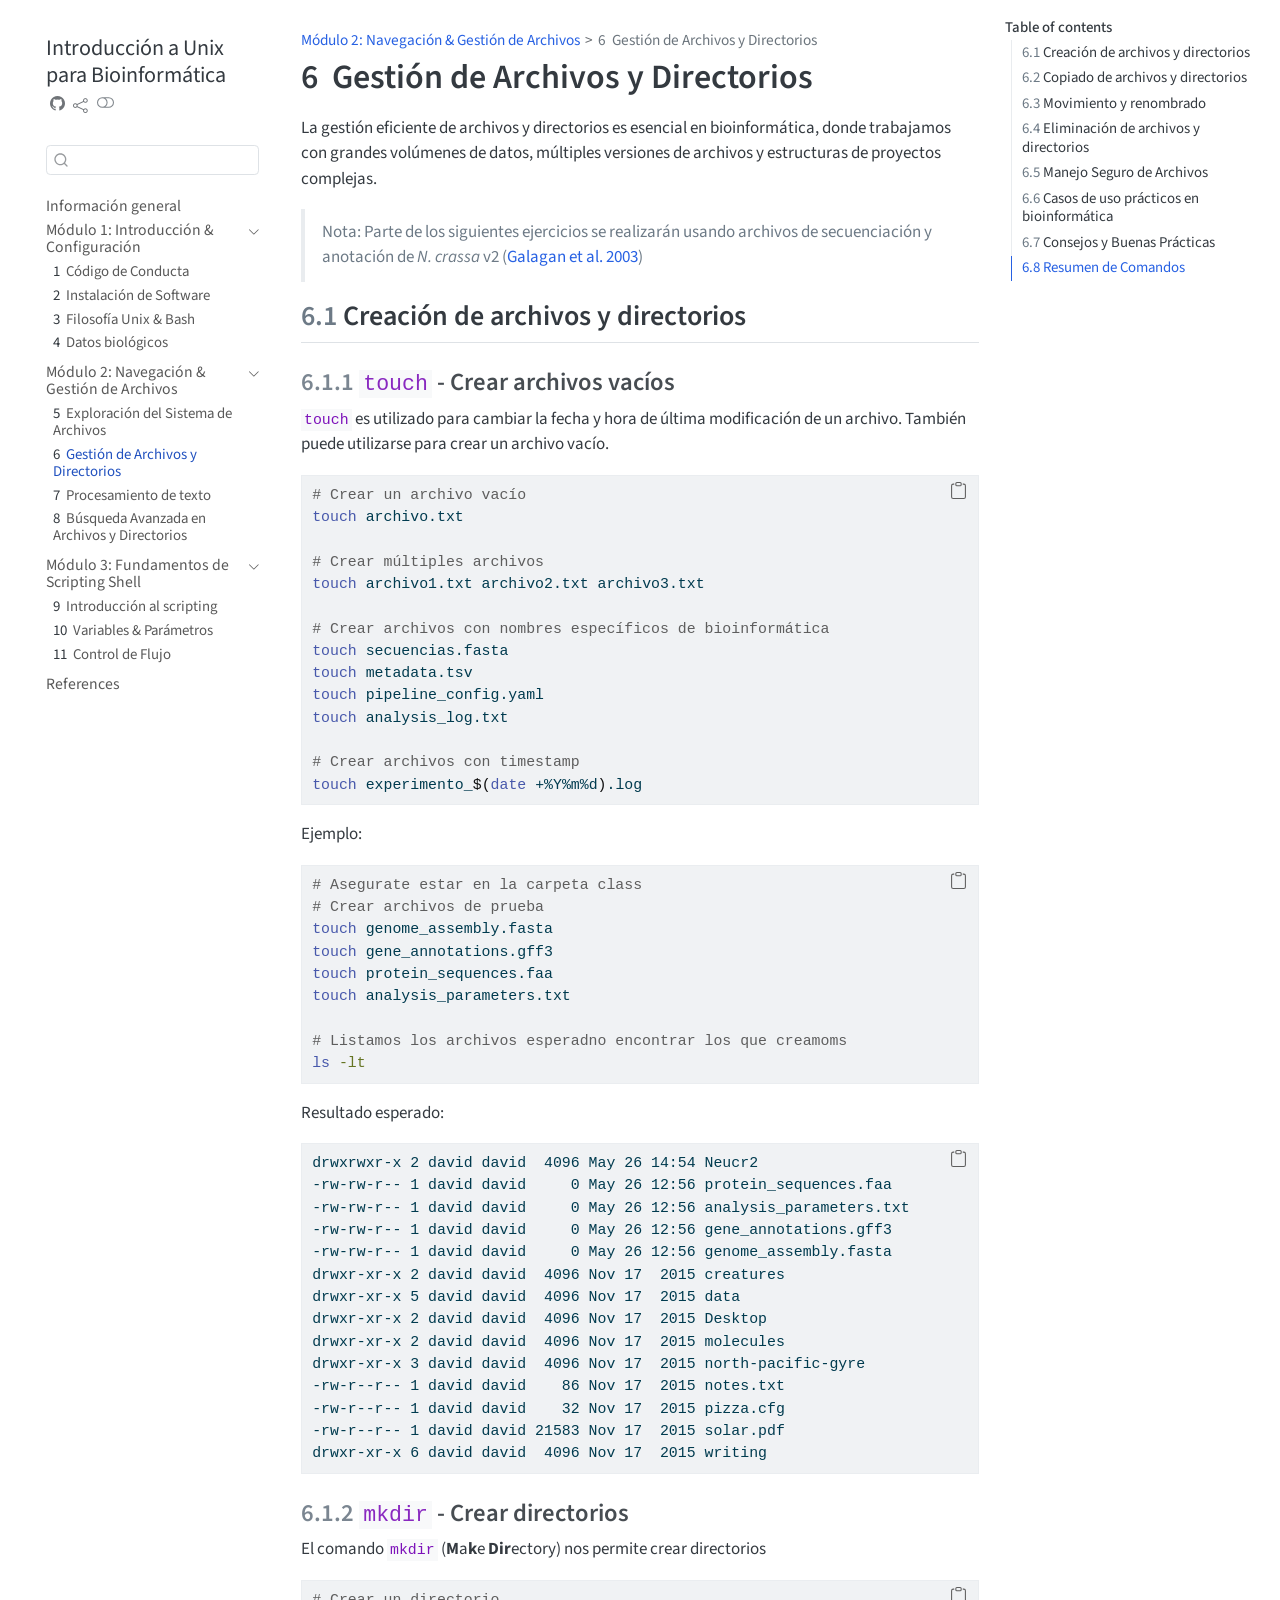
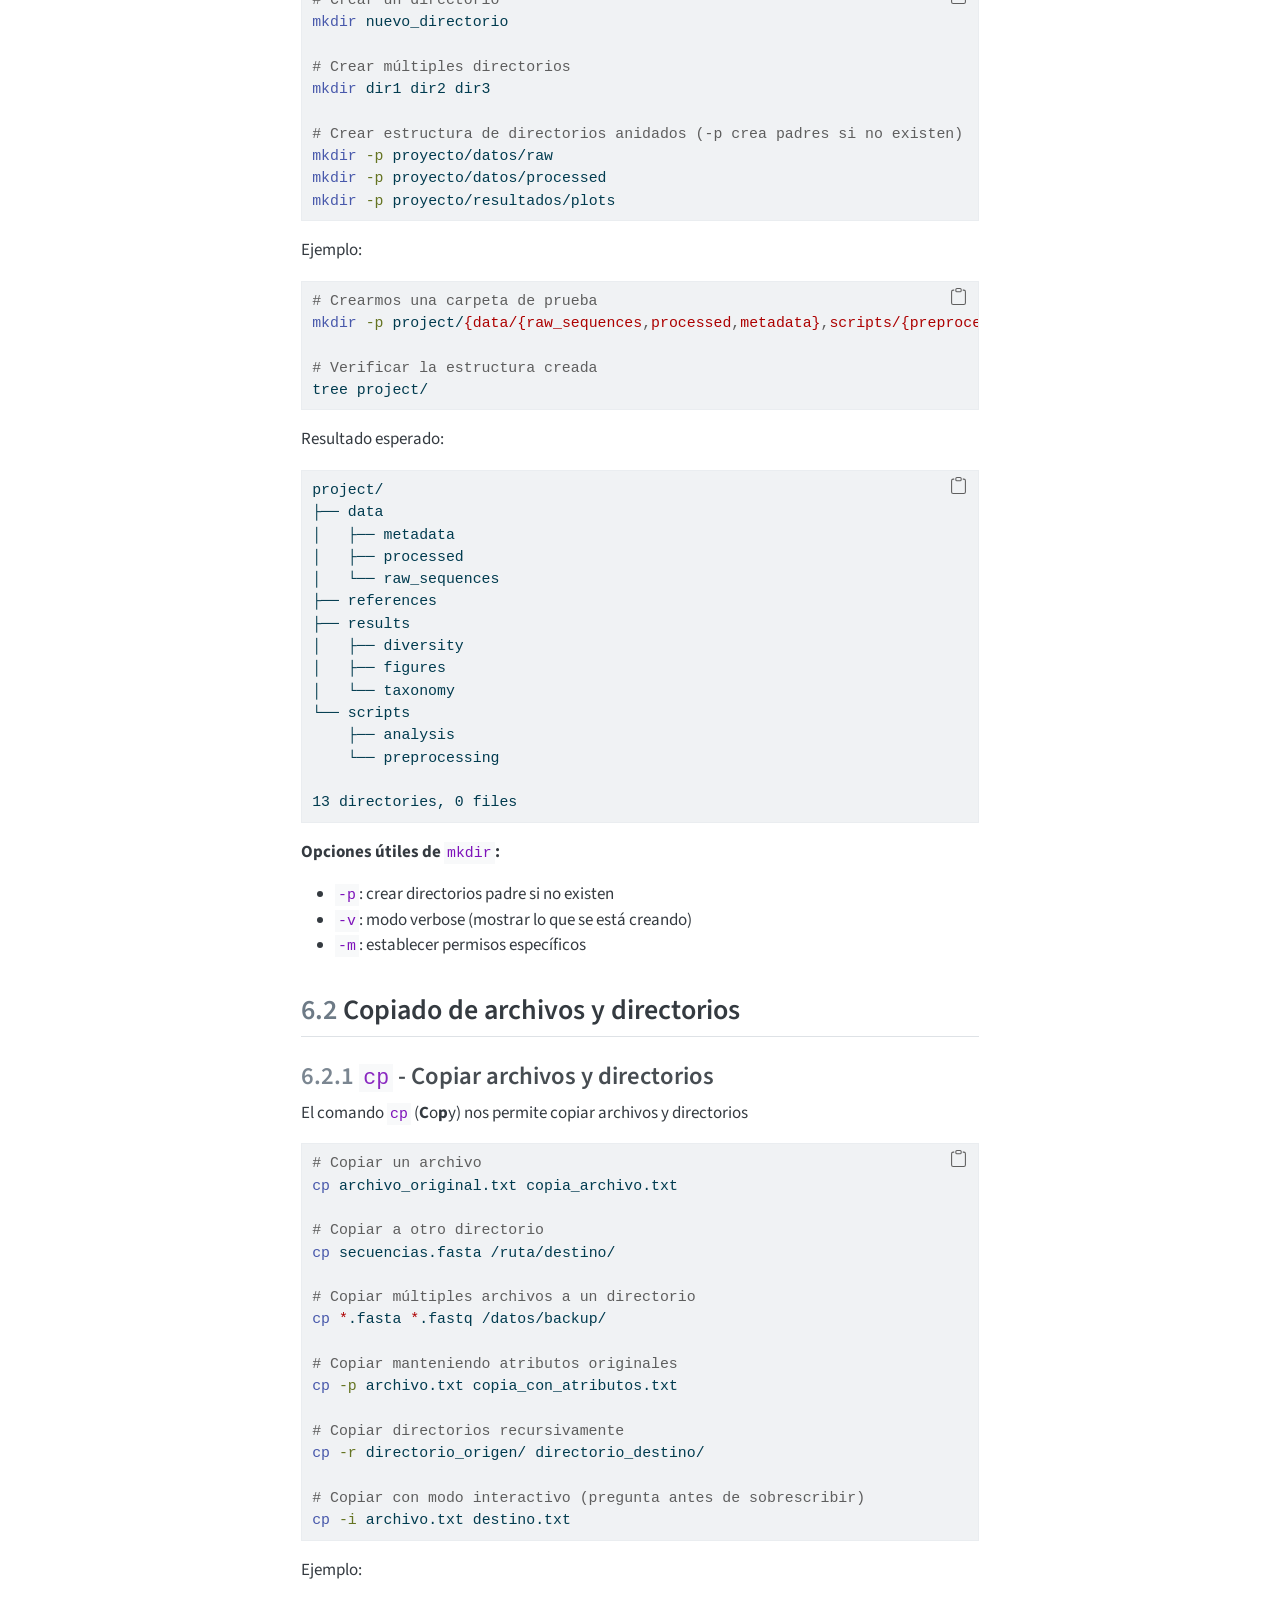
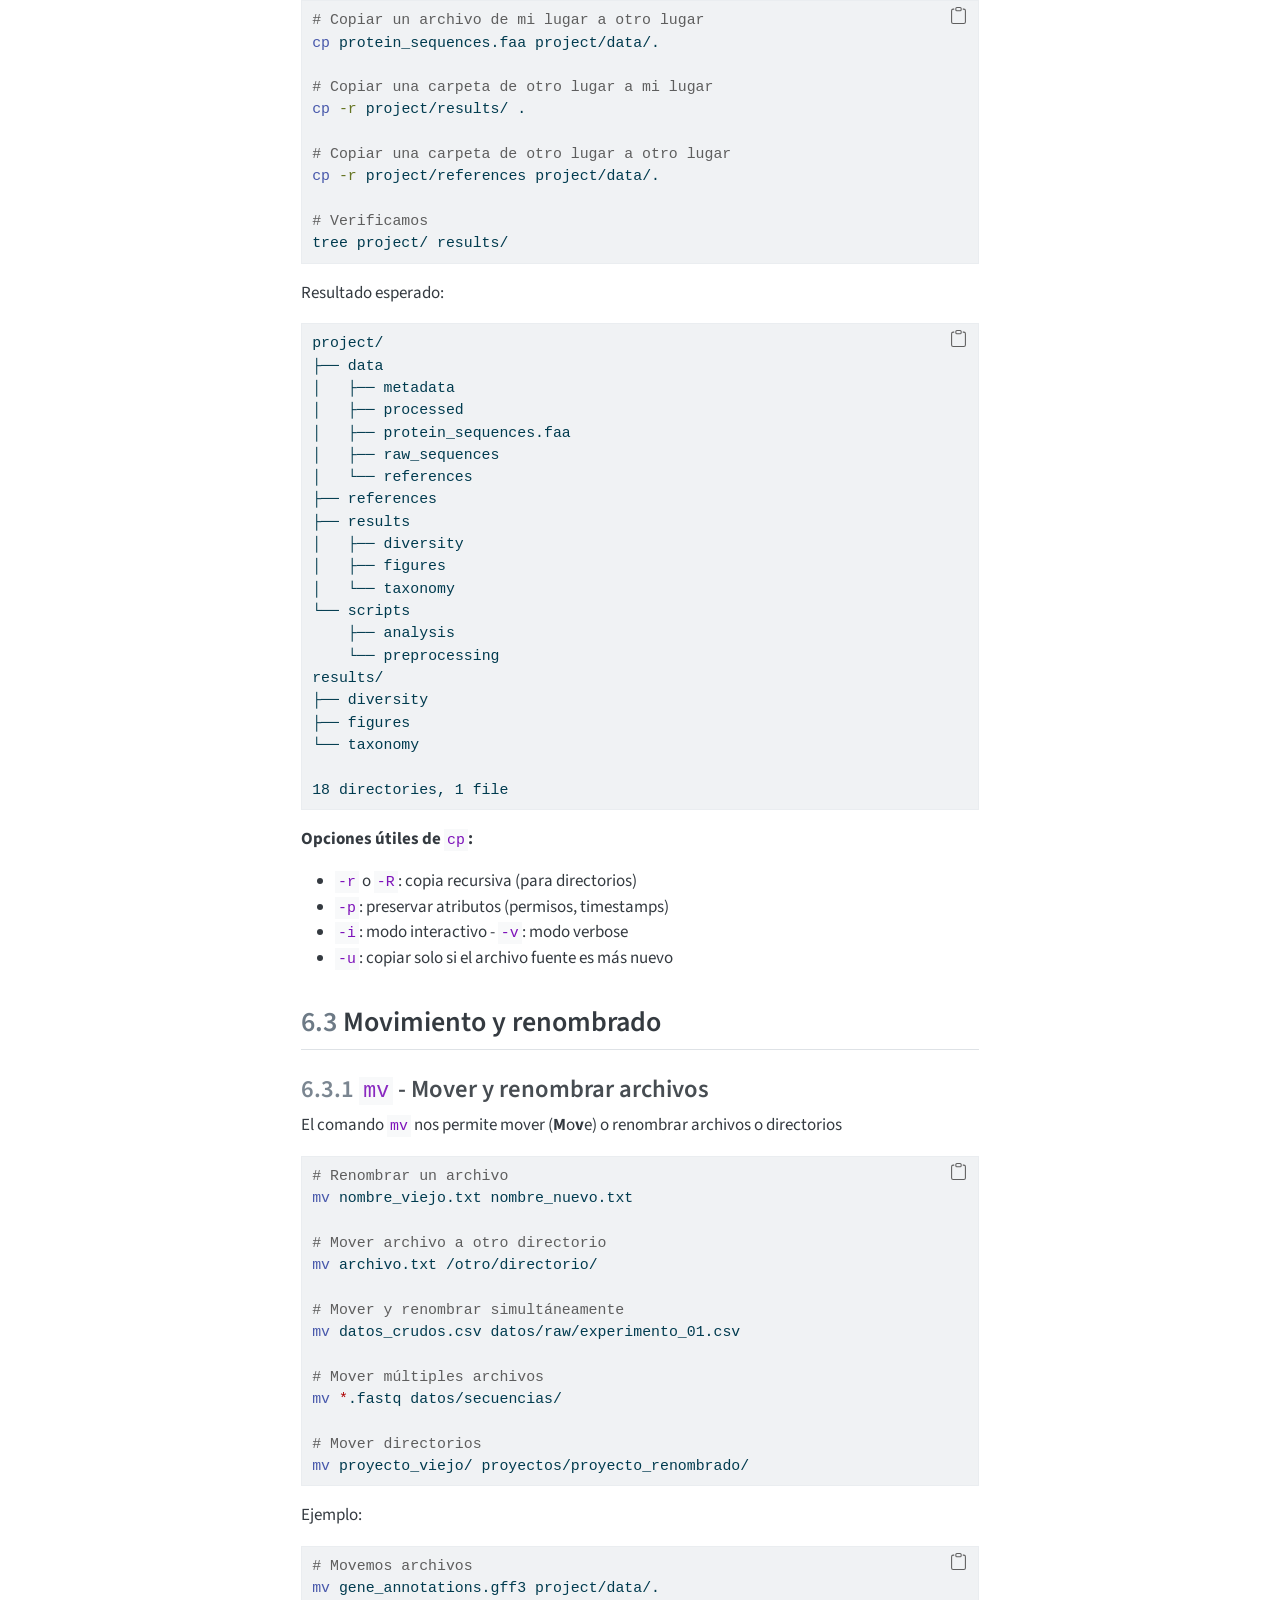
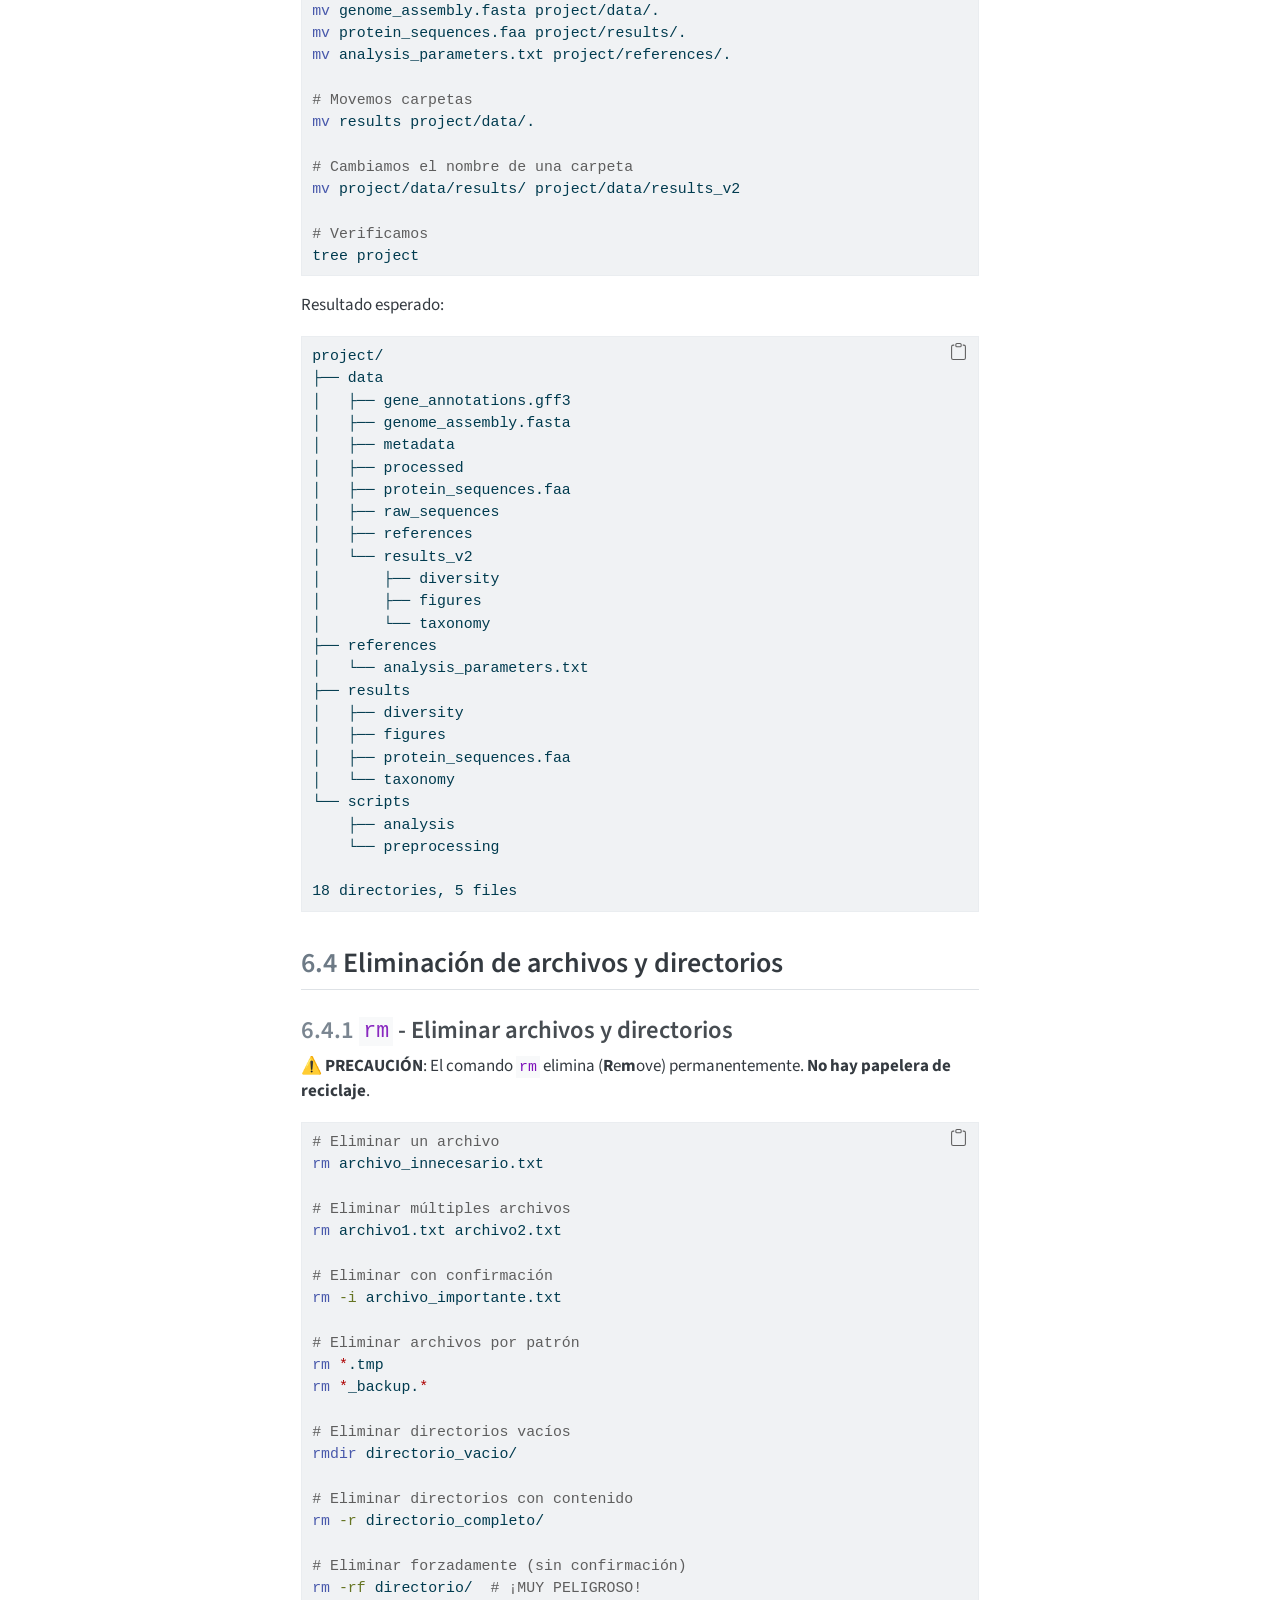
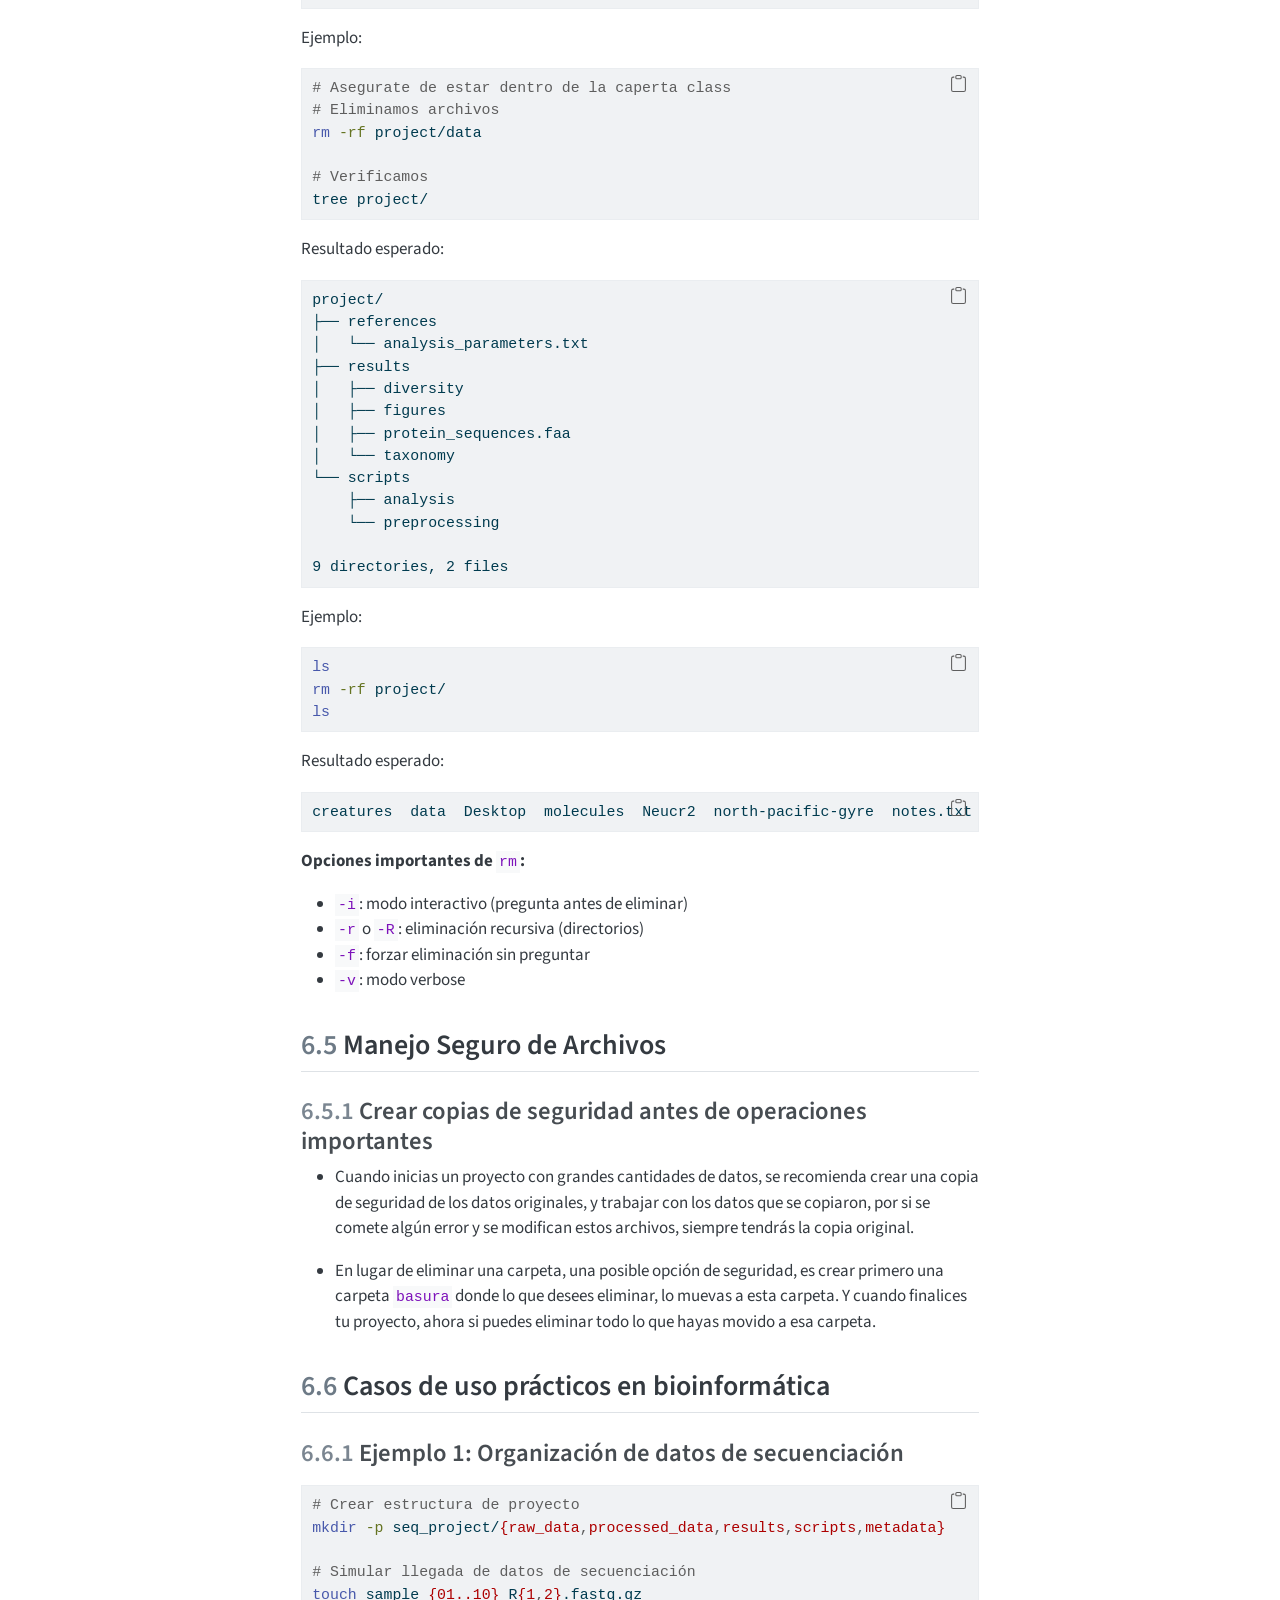
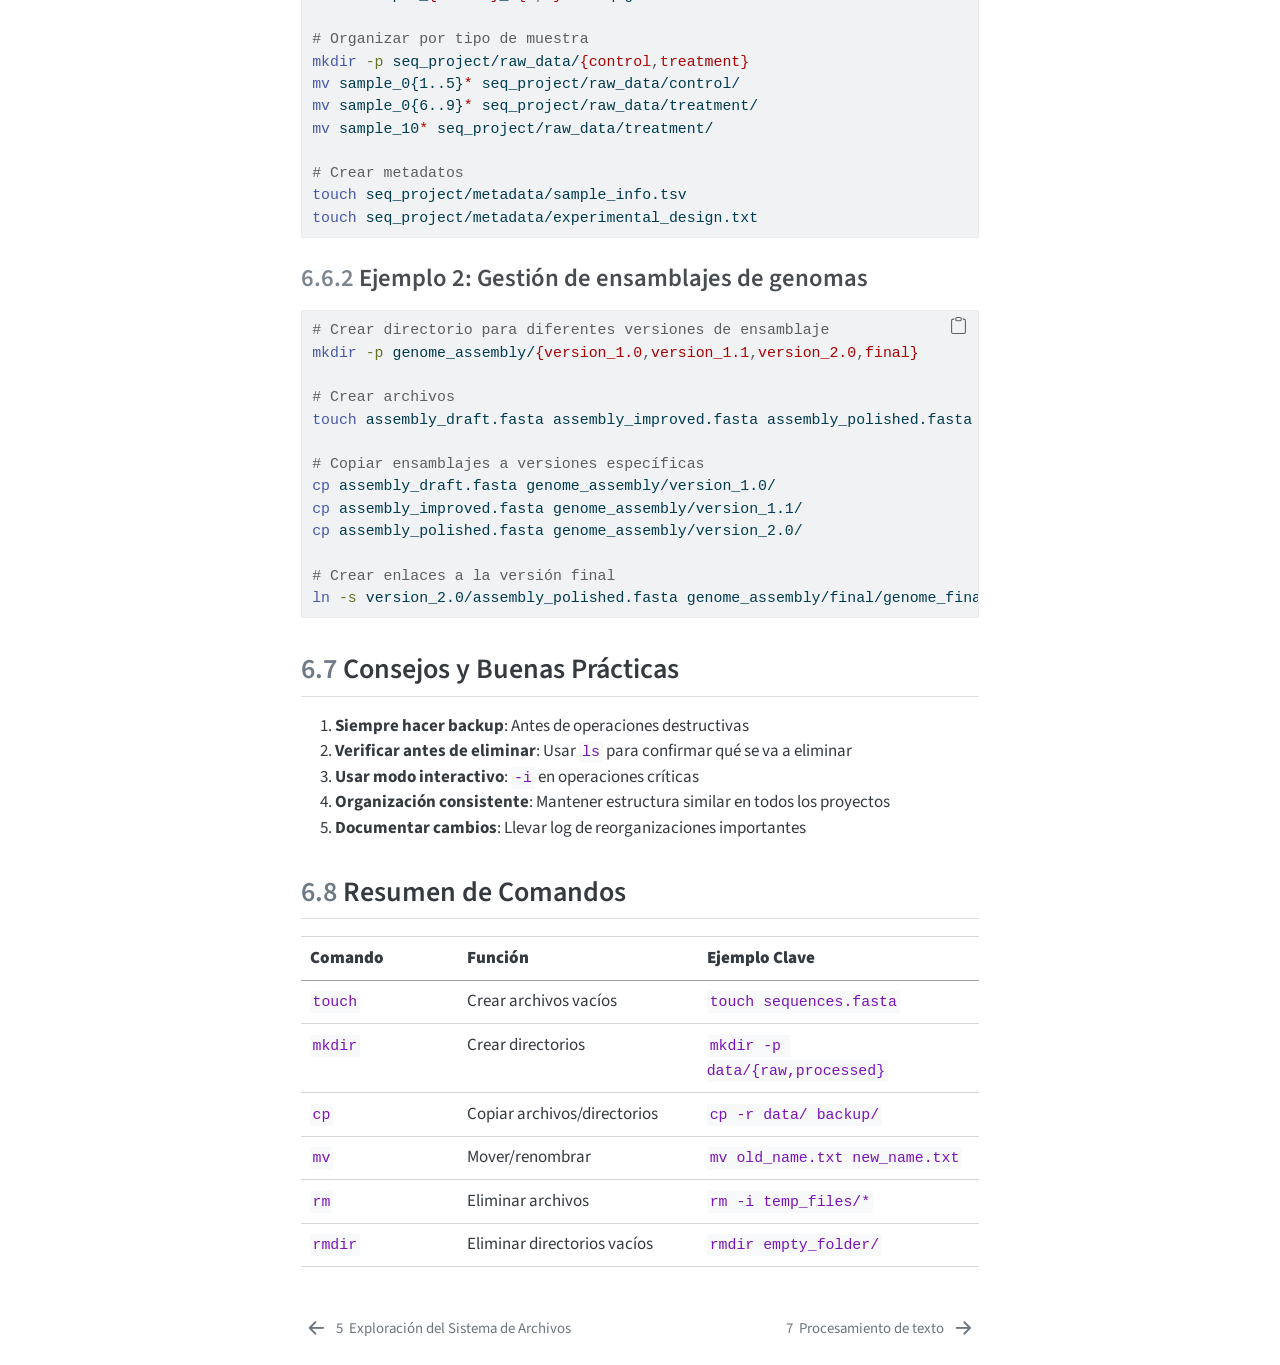
<file: docs/S2_02_gestion_archivos.html>
<!DOCTYPE html>
<html xmlns="http://www.w3.org/1999/xhtml" lang="en" xml:lang="en"><head>

<meta charset="utf-8">
<meta name="generator" content="quarto-1.6.40">

<meta name="viewport" content="width=device-width, initial-scale=1.0, user-scalable=yes">


<title>6&nbsp; Gestión de Archivos y Directorios – Introducción a Unix para Bioinformática</title>
<style>
code{white-space: pre-wrap;}
span.smallcaps{font-variant: small-caps;}
div.columns{display: flex; gap: min(4vw, 1.5em);}
div.column{flex: auto; overflow-x: auto;}
div.hanging-indent{margin-left: 1.5em; text-indent: -1.5em;}
ul.task-list{list-style: none;}
ul.task-list li input[type="checkbox"] {
  width: 0.8em;
  margin: 0 0.8em 0.2em -1em; /* quarto-specific, see https://github.com/quarto-dev/quarto-cli/issues/4556 */ 
  vertical-align: middle;
}
/* CSS for syntax highlighting */
pre > code.sourceCode { white-space: pre; position: relative; }
pre > code.sourceCode > span { line-height: 1.25; }
pre > code.sourceCode > span:empty { height: 1.2em; }
.sourceCode { overflow: visible; }
code.sourceCode > span { color: inherit; text-decoration: inherit; }
div.sourceCode { margin: 1em 0; }
pre.sourceCode { margin: 0; }
@media screen {
div.sourceCode { overflow: auto; }
}
@media print {
pre > code.sourceCode { white-space: pre-wrap; }
pre > code.sourceCode > span { display: inline-block; text-indent: -5em; padding-left: 5em; }
}
pre.numberSource code
  { counter-reset: source-line 0; }
pre.numberSource code > span
  { position: relative; left: -4em; counter-increment: source-line; }
pre.numberSource code > span > a:first-child::before
  { content: counter(source-line);
    position: relative; left: -1em; text-align: right; vertical-align: baseline;
    border: none; display: inline-block;
    -webkit-touch-callout: none; -webkit-user-select: none;
    -khtml-user-select: none; -moz-user-select: none;
    -ms-user-select: none; user-select: none;
    padding: 0 4px; width: 4em;
  }
pre.numberSource { margin-left: 3em;  padding-left: 4px; }
div.sourceCode
  {   }
@media screen {
pre > code.sourceCode > span > a:first-child::before { text-decoration: underline; }
}
/* CSS for citations */
div.csl-bib-body { }
div.csl-entry {
  clear: both;
  margin-bottom: 0em;
}
.hanging-indent div.csl-entry {
  margin-left:2em;
  text-indent:-2em;
}
div.csl-left-margin {
  min-width:2em;
  float:left;
}
div.csl-right-inline {
  margin-left:2em;
  padding-left:1em;
}
div.csl-indent {
  margin-left: 2em;
}</style>


<script src="site_libs/quarto-nav/quarto-nav.js"></script>
<script src="site_libs/quarto-nav/headroom.min.js"></script>
<script src="site_libs/clipboard/clipboard.min.js"></script>
<script src="site_libs/quarto-search/autocomplete.umd.js"></script>
<script src="site_libs/quarto-search/fuse.min.js"></script>
<script src="site_libs/quarto-search/quarto-search.js"></script>
<meta name="quarto:offset" content="./">
<link href="./S2_03_procesamiento_texto.html" rel="next">
<link href="./S2_01_explorar_archivos.html" rel="prev">
<link href="./images/LogoDavidAlberto.png" rel="icon" type="image/png">
<script src="site_libs/quarto-html/quarto.js"></script>
<script src="site_libs/quarto-html/popper.min.js"></script>
<script src="site_libs/quarto-html/tippy.umd.min.js"></script>
<script src="site_libs/quarto-html/anchor.min.js"></script>
<link href="site_libs/quarto-html/tippy.css" rel="stylesheet">
<link href="site_libs/quarto-html/quarto-syntax-highlighting-549806ee2085284f45b00abea8c6df48.css" rel="stylesheet" class="quarto-color-scheme" id="quarto-text-highlighting-styles">
<link href="site_libs/quarto-html/quarto-syntax-highlighting-dark-8ea72dc5fed832574809a9c94082fbbb.css" rel="prefetch" class="quarto-color-scheme quarto-color-alternate" id="quarto-text-highlighting-styles">
<script src="site_libs/bootstrap/bootstrap.min.js"></script>
<link href="site_libs/bootstrap/bootstrap-icons.css" rel="stylesheet">
<link href="site_libs/bootstrap/bootstrap-676a4cf67d3d9571e5d8445c1a0196c2.min.css" rel="stylesheet" append-hash="true" class="quarto-color-scheme" id="quarto-bootstrap" data-mode="light">
<link href="site_libs/bootstrap/bootstrap-dark-f5b120df93f135efa968972054afb89e.min.css" rel="prefetch" append-hash="true" class="quarto-color-scheme quarto-color-alternate" id="quarto-bootstrap" data-mode="dark">
<script id="quarto-search-options" type="application/json">{
  "location": "sidebar",
  "copy-button": false,
  "collapse-after": 3,
  "panel-placement": "start",
  "type": "textbox",
  "limit": 50,
  "keyboard-shortcut": [
    "f",
    "/",
    "s"
  ],
  "show-item-context": false,
  "language": {
    "search-no-results-text": "No results",
    "search-matching-documents-text": "matching documents",
    "search-copy-link-title": "Copy link to search",
    "search-hide-matches-text": "Hide additional matches",
    "search-more-match-text": "more match in this document",
    "search-more-matches-text": "more matches in this document",
    "search-clear-button-title": "Clear",
    "search-text-placeholder": "",
    "search-detached-cancel-button-title": "Cancel",
    "search-submit-button-title": "Submit",
    "search-label": "Search"
  }
}</script>


</head>

<body class="nav-sidebar floating">

<div id="quarto-search-results"></div>
  <header id="quarto-header" class="headroom fixed-top">
  <nav class="quarto-secondary-nav">
    <div class="container-fluid d-flex">
      <button type="button" class="quarto-btn-toggle btn" data-bs-toggle="collapse" role="button" data-bs-target=".quarto-sidebar-collapse-item" aria-controls="quarto-sidebar" aria-expanded="false" aria-label="Toggle sidebar navigation" onclick="if (window.quartoToggleHeadroom) { window.quartoToggleHeadroom(); }">
        <i class="bi bi-layout-text-sidebar-reverse"></i>
      </button>
        <nav class="quarto-page-breadcrumbs" aria-label="breadcrumb"><ol class="breadcrumb"><li class="breadcrumb-item"><a href="./S2_01_explorar_archivos.html">Módulo 2: Navegación &amp; Gestión de Archivos</a></li><li class="breadcrumb-item"><a href="./S2_02_gestion_archivos.html"><span class="chapter-number">6</span>&nbsp; <span class="chapter-title">Gestión de Archivos y Directorios</span></a></li></ol></nav>
        <a class="flex-grow-1" role="navigation" data-bs-toggle="collapse" data-bs-target=".quarto-sidebar-collapse-item" aria-controls="quarto-sidebar" aria-expanded="false" aria-label="Toggle sidebar navigation" onclick="if (window.quartoToggleHeadroom) { window.quartoToggleHeadroom(); }">      
        </a>
      <button type="button" class="btn quarto-search-button" aria-label="Search" onclick="window.quartoOpenSearch();">
        <i class="bi bi-search"></i>
      </button>
    </div>
  </nav>
</header>
<!-- content -->
<div id="quarto-content" class="quarto-container page-columns page-rows-contents page-layout-article">
<!-- sidebar -->
  <nav id="quarto-sidebar" class="sidebar collapse collapse-horizontal quarto-sidebar-collapse-item sidebar-navigation floating overflow-auto">
    <div class="pt-lg-2 mt-2 text-left sidebar-header">
    <div class="sidebar-title mb-0 py-0">
      <a href="./">Introducción a Unix para Bioinformática</a> 
        <div class="sidebar-tools-main tools-wide">
    <a href="https://github.com/BioCode-Academy/Unix" title="Source Code" class="quarto-navigation-tool px-1" aria-label="Source Code"><i class="bi bi-github"></i></a>
    <div class="dropdown">
      <a href="" title="Share" id="quarto-navigation-tool-dropdown-0" class="quarto-navigation-tool dropdown-toggle px-1" data-bs-toggle="dropdown" aria-expanded="false" role="link" aria-label="Share"><i class="bi bi-share"></i></a>
      <ul class="dropdown-menu" aria-labelledby="quarto-navigation-tool-dropdown-0">
          <li>
            <a class="dropdown-item sidebar-tools-main-item" href="https://twitter.com/intent/tweet?url=|url|">
              <i class="bi bi-twitter pe-1"></i>
            Twitter
            </a>
          </li>
          <li>
            <a class="dropdown-item sidebar-tools-main-item" href="https://www.facebook.com/sharer/sharer.php?u=|url|">
              <i class="bi bi-facebook pe-1"></i>
            Facebook
            </a>
          </li>
          <li>
            <a class="dropdown-item sidebar-tools-main-item" href="https://www.linkedin.com/sharing/share-offsite/?url=|url|">
              <i class="bi bi-linkedin pe-1"></i>
            LinkedIn
            </a>
          </li>
      </ul>
    </div>
  <a href="" class="quarto-color-scheme-toggle quarto-navigation-tool  px-1" onclick="window.quartoToggleColorScheme(); return false;" title="Toggle dark mode"><i class="bi"></i></a>
</div>
    </div>
      </div>
        <div class="mt-2 flex-shrink-0 align-items-center">
        <div class="sidebar-search">
        <div id="quarto-search" class="" title="Search"></div>
        </div>
        </div>
    <div class="sidebar-menu-container"> 
    <ul class="list-unstyled mt-1">
        <li class="sidebar-item">
  <div class="sidebar-item-container"> 
  <a href="./index.html" class="sidebar-item-text sidebar-link">
 <span class="menu-text">Información general</span></a>
  </div>
</li>
        <li class="sidebar-item sidebar-item-section">
      <div class="sidebar-item-container"> 
            <a class="sidebar-item-text sidebar-link text-start" data-bs-toggle="collapse" data-bs-target="#quarto-sidebar-section-1" role="navigation" aria-expanded="true">
 <span class="menu-text">Módulo 1: Introducción &amp; Configuración</span></a>
          <a class="sidebar-item-toggle text-start" data-bs-toggle="collapse" data-bs-target="#quarto-sidebar-section-1" role="navigation" aria-expanded="true" aria-label="Toggle section">
            <i class="bi bi-chevron-right ms-2"></i>
          </a> 
      </div>
      <ul id="quarto-sidebar-section-1" class="collapse list-unstyled sidebar-section depth1 show">  
          <li class="sidebar-item">
  <div class="sidebar-item-container"> 
  <a href="./S1_01_codigo_conducta.html" class="sidebar-item-text sidebar-link">
 <span class="menu-text"><span class="chapter-number">1</span>&nbsp; <span class="chapter-title">Código de Conducta</span></span></a>
  </div>
</li>
          <li class="sidebar-item">
  <div class="sidebar-item-container"> 
  <a href="./S1_02_instalacion_software.html" class="sidebar-item-text sidebar-link">
 <span class="menu-text"><span class="chapter-number">2</span>&nbsp; <span class="chapter-title">Instalación de Software</span></span></a>
  </div>
</li>
          <li class="sidebar-item">
  <div class="sidebar-item-container"> 
  <a href="./S1_03_unix_bash.html" class="sidebar-item-text sidebar-link">
 <span class="menu-text"><span class="chapter-number">3</span>&nbsp; <span class="chapter-title">Filosofía Unix &amp; Bash</span></span></a>
  </div>
</li>
          <li class="sidebar-item">
  <div class="sidebar-item-container"> 
  <a href="./S1_04_datos_biologicos.html" class="sidebar-item-text sidebar-link">
 <span class="menu-text"><span class="chapter-number">4</span>&nbsp; <span class="chapter-title">Datos biológicos</span></span></a>
  </div>
</li>
      </ul>
  </li>
        <li class="sidebar-item sidebar-item-section">
      <div class="sidebar-item-container"> 
            <a class="sidebar-item-text sidebar-link text-start" data-bs-toggle="collapse" data-bs-target="#quarto-sidebar-section-2" role="navigation" aria-expanded="true">
 <span class="menu-text">Módulo 2: Navegación &amp; Gestión de Archivos</span></a>
          <a class="sidebar-item-toggle text-start" data-bs-toggle="collapse" data-bs-target="#quarto-sidebar-section-2" role="navigation" aria-expanded="true" aria-label="Toggle section">
            <i class="bi bi-chevron-right ms-2"></i>
          </a> 
      </div>
      <ul id="quarto-sidebar-section-2" class="collapse list-unstyled sidebar-section depth1 show">  
          <li class="sidebar-item">
  <div class="sidebar-item-container"> 
  <a href="./S2_01_explorar_archivos.html" class="sidebar-item-text sidebar-link">
 <span class="menu-text"><span class="chapter-number">5</span>&nbsp; <span class="chapter-title">Exploración del Sistema de Archivos</span></span></a>
  </div>
</li>
          <li class="sidebar-item">
  <div class="sidebar-item-container"> 
  <a href="./S2_02_gestion_archivos.html" class="sidebar-item-text sidebar-link active">
 <span class="menu-text"><span class="chapter-number">6</span>&nbsp; <span class="chapter-title">Gestión de Archivos y Directorios</span></span></a>
  </div>
</li>
          <li class="sidebar-item">
  <div class="sidebar-item-container"> 
  <a href="./S2_03_procesamiento_texto.html" class="sidebar-item-text sidebar-link">
 <span class="menu-text"><span class="chapter-number">7</span>&nbsp; <span class="chapter-title">Procesamiento de texto</span></span></a>
  </div>
</li>
          <li class="sidebar-item">
  <div class="sidebar-item-container"> 
  <a href="./S2_04_busqueda_avanzada.html" class="sidebar-item-text sidebar-link">
 <span class="menu-text"><span class="chapter-number">8</span>&nbsp; <span class="chapter-title">Búsqueda Avanzada en Archivos y Directorios</span></span></a>
  </div>
</li>
      </ul>
  </li>
        <li class="sidebar-item sidebar-item-section">
      <div class="sidebar-item-container"> 
            <a class="sidebar-item-text sidebar-link text-start" data-bs-toggle="collapse" data-bs-target="#quarto-sidebar-section-3" role="navigation" aria-expanded="true">
 <span class="menu-text">Módulo 3: Fundamentos de Scripting Shell</span></a>
          <a class="sidebar-item-toggle text-start" data-bs-toggle="collapse" data-bs-target="#quarto-sidebar-section-3" role="navigation" aria-expanded="true" aria-label="Toggle section">
            <i class="bi bi-chevron-right ms-2"></i>
          </a> 
      </div>
      <ul id="quarto-sidebar-section-3" class="collapse list-unstyled sidebar-section depth1 show">  
          <li class="sidebar-item">
  <div class="sidebar-item-container"> 
  <a href="./S3_01_introduccion_scripting.html" class="sidebar-item-text sidebar-link">
 <span class="menu-text"><span class="chapter-number">9</span>&nbsp; <span class="chapter-title">Introducción al scripting</span></span></a>
  </div>
</li>
          <li class="sidebar-item">
  <div class="sidebar-item-container"> 
  <a href="./S3_02_variables_parametros.html" class="sidebar-item-text sidebar-link">
 <span class="menu-text"><span class="chapter-number">10</span>&nbsp; <span class="chapter-title">Variables &amp; Parámetros</span></span></a>
  </div>
</li>
          <li class="sidebar-item">
  <div class="sidebar-item-container"> 
  <a href="./S3_03_control_flujo.html" class="sidebar-item-text sidebar-link">
 <span class="menu-text"><span class="chapter-number">11</span>&nbsp; <span class="chapter-title">Control de Flujo</span></span></a>
  </div>
</li>
      </ul>
  </li>
        <li class="sidebar-item">
  <div class="sidebar-item-container"> 
  <a href="./references.html" class="sidebar-item-text sidebar-link">
 <span class="menu-text">References</span></a>
  </div>
</li>
    </ul>
    </div>
</nav>
<div id="quarto-sidebar-glass" class="quarto-sidebar-collapse-item" data-bs-toggle="collapse" data-bs-target=".quarto-sidebar-collapse-item"></div>
<!-- margin-sidebar -->
    <div id="quarto-margin-sidebar" class="sidebar margin-sidebar">
        <nav id="TOC" role="doc-toc" class="toc-active">
    <h2 id="toc-title">Table of contents</h2>
   
  <ul>
  <li><a href="#creación-de-archivos-y-directorios" id="toc-creación-de-archivos-y-directorios" class="nav-link active" data-scroll-target="#creación-de-archivos-y-directorios"><span class="header-section-number">6.1</span> Creación de archivos y directorios</a>
  <ul>
  <li><a href="#touch---crear-archivos-vacíos" id="toc-touch---crear-archivos-vacíos" class="nav-link" data-scroll-target="#touch---crear-archivos-vacíos"><span class="header-section-number">6.1.1</span> <code>touch</code> - Crear archivos vacíos</a></li>
  <li><a href="#mkdir---crear-directorios" id="toc-mkdir---crear-directorios" class="nav-link" data-scroll-target="#mkdir---crear-directorios"><span class="header-section-number">6.1.2</span> <code>mkdir</code> - Crear directorios</a></li>
  </ul></li>
  <li><a href="#copiado-de-archivos-y-directorios" id="toc-copiado-de-archivos-y-directorios" class="nav-link" data-scroll-target="#copiado-de-archivos-y-directorios"><span class="header-section-number">6.2</span> Copiado de archivos y directorios</a>
  <ul>
  <li><a href="#cp---copiar-archivos-y-directorios" id="toc-cp---copiar-archivos-y-directorios" class="nav-link" data-scroll-target="#cp---copiar-archivos-y-directorios"><span class="header-section-number">6.2.1</span> <code>cp</code> - Copiar archivos y directorios</a></li>
  </ul></li>
  <li><a href="#movimiento-y-renombrado" id="toc-movimiento-y-renombrado" class="nav-link" data-scroll-target="#movimiento-y-renombrado"><span class="header-section-number">6.3</span> Movimiento y renombrado</a>
  <ul>
  <li><a href="#mv---mover-y-renombrar-archivos" id="toc-mv---mover-y-renombrar-archivos" class="nav-link" data-scroll-target="#mv---mover-y-renombrar-archivos"><span class="header-section-number">6.3.1</span> <code>mv</code> - Mover y renombrar archivos</a></li>
  </ul></li>
  <li><a href="#eliminación-de-archivos-y-directorios" id="toc-eliminación-de-archivos-y-directorios" class="nav-link" data-scroll-target="#eliminación-de-archivos-y-directorios"><span class="header-section-number">6.4</span> Eliminación de archivos y directorios</a>
  <ul>
  <li><a href="#rm---eliminar-archivos-y-directorios" id="toc-rm---eliminar-archivos-y-directorios" class="nav-link" data-scroll-target="#rm---eliminar-archivos-y-directorios"><span class="header-section-number">6.4.1</span> <code>rm</code> - Eliminar archivos y directorios</a></li>
  </ul></li>
  <li><a href="#manejo-seguro-de-archivos" id="toc-manejo-seguro-de-archivos" class="nav-link" data-scroll-target="#manejo-seguro-de-archivos"><span class="header-section-number">6.5</span> Manejo Seguro de Archivos</a>
  <ul>
  <li><a href="#crear-copias-de-seguridad-antes-de-operaciones-importantes" id="toc-crear-copias-de-seguridad-antes-de-operaciones-importantes" class="nav-link" data-scroll-target="#crear-copias-de-seguridad-antes-de-operaciones-importantes"><span class="header-section-number">6.5.1</span> Crear copias de seguridad antes de operaciones importantes</a></li>
  </ul></li>
  <li><a href="#casos-de-uso-prácticos-en-bioinformática" id="toc-casos-de-uso-prácticos-en-bioinformática" class="nav-link" data-scroll-target="#casos-de-uso-prácticos-en-bioinformática"><span class="header-section-number">6.6</span> Casos de uso prácticos en bioinformática</a>
  <ul>
  <li><a href="#ejemplo-1-organización-de-datos-de-secuenciación" id="toc-ejemplo-1-organización-de-datos-de-secuenciación" class="nav-link" data-scroll-target="#ejemplo-1-organización-de-datos-de-secuenciación"><span class="header-section-number">6.6.1</span> Ejemplo 1: Organización de datos de secuenciación</a></li>
  <li><a href="#ejemplo-2-gestión-de-ensamblajes-de-genomas" id="toc-ejemplo-2-gestión-de-ensamblajes-de-genomas" class="nav-link" data-scroll-target="#ejemplo-2-gestión-de-ensamblajes-de-genomas"><span class="header-section-number">6.6.2</span> Ejemplo 2: Gestión de ensamblajes de genomas</a></li>
  </ul></li>
  <li><a href="#consejos-y-buenas-prácticas" id="toc-consejos-y-buenas-prácticas" class="nav-link" data-scroll-target="#consejos-y-buenas-prácticas"><span class="header-section-number">6.7</span> Consejos y Buenas Prácticas</a></li>
  <li><a href="#resumen-de-comandos" id="toc-resumen-de-comandos" class="nav-link" data-scroll-target="#resumen-de-comandos"><span class="header-section-number">6.8</span> Resumen de Comandos</a></li>
  </ul>
</nav>
    </div>
<!-- main -->
<main class="content" id="quarto-document-content">

<header id="title-block-header" class="quarto-title-block default"><nav class="quarto-page-breadcrumbs quarto-title-breadcrumbs d-none d-lg-block" aria-label="breadcrumb"><ol class="breadcrumb"><li class="breadcrumb-item"><a href="./S2_01_explorar_archivos.html">Módulo 2: Navegación &amp; Gestión de Archivos</a></li><li class="breadcrumb-item"><a href="./S2_02_gestion_archivos.html"><span class="chapter-number">6</span>&nbsp; <span class="chapter-title">Gestión de Archivos y Directorios</span></a></li></ol></nav>
<div class="quarto-title">
<h1 class="title"><span class="chapter-number">6</span>&nbsp; <span class="chapter-title">Gestión de Archivos y Directorios</span></h1>
</div>



<div class="quarto-title-meta">

    
  
    
  </div>
  


</header>


<p>La gestión eficiente de archivos y directorios es esencial en bioinformática, donde trabajamos con grandes volúmenes de datos, múltiples versiones de archivos y estructuras de proyectos complejas.</p>
<blockquote class="blockquote">
<p>Nota: Parte de los siguientes ejercicios se realizarán usando archivos de secuenciación y anotación de <em>N. crassa</em> v2 <span class="citation" data-cites="galagan2003">(<a href="references.html#ref-galagan2003" role="doc-biblioref">Galagan et al. 2003</a>)</span></p>
</blockquote>
<section id="creación-de-archivos-y-directorios" class="level2" data-number="6.1">
<h2 data-number="6.1" class="anchored" data-anchor-id="creación-de-archivos-y-directorios"><span class="header-section-number">6.1</span> Creación de archivos y directorios</h2>
<section id="touch---crear-archivos-vacíos" class="level3" data-number="6.1.1">
<h3 data-number="6.1.1" class="anchored" data-anchor-id="touch---crear-archivos-vacíos"><span class="header-section-number">6.1.1</span> <code>touch</code> - Crear archivos vacíos</h3>
<p><code>touch</code> es utilizado para cambiar la fecha y hora de última modificación de un archivo. También puede utilizarse para crear un archivo vacío.</p>
<div class="cell">
<div class="sourceCode cell-code" id="cb1"><pre class="sourceCode bash code-with-copy"><code class="sourceCode bash"><span id="cb1-1"><a href="#cb1-1" aria-hidden="true" tabindex="-1"></a><span class="co"># Crear un archivo vacío</span></span>
<span id="cb1-2"><a href="#cb1-2" aria-hidden="true" tabindex="-1"></a><span class="fu">touch</span> archivo.txt</span>
<span id="cb1-3"><a href="#cb1-3" aria-hidden="true" tabindex="-1"></a></span>
<span id="cb1-4"><a href="#cb1-4" aria-hidden="true" tabindex="-1"></a><span class="co"># Crear múltiples archivos</span></span>
<span id="cb1-5"><a href="#cb1-5" aria-hidden="true" tabindex="-1"></a><span class="fu">touch</span> archivo1.txt archivo2.txt archivo3.txt</span>
<span id="cb1-6"><a href="#cb1-6" aria-hidden="true" tabindex="-1"></a></span>
<span id="cb1-7"><a href="#cb1-7" aria-hidden="true" tabindex="-1"></a><span class="co"># Crear archivos con nombres específicos de bioinformática</span></span>
<span id="cb1-8"><a href="#cb1-8" aria-hidden="true" tabindex="-1"></a><span class="fu">touch</span> secuencias.fasta</span>
<span id="cb1-9"><a href="#cb1-9" aria-hidden="true" tabindex="-1"></a><span class="fu">touch</span> metadata.tsv</span>
<span id="cb1-10"><a href="#cb1-10" aria-hidden="true" tabindex="-1"></a><span class="fu">touch</span> pipeline_config.yaml</span>
<span id="cb1-11"><a href="#cb1-11" aria-hidden="true" tabindex="-1"></a><span class="fu">touch</span> analysis_log.txt</span>
<span id="cb1-12"><a href="#cb1-12" aria-hidden="true" tabindex="-1"></a></span>
<span id="cb1-13"><a href="#cb1-13" aria-hidden="true" tabindex="-1"></a><span class="co"># Crear archivos con timestamp</span></span>
<span id="cb1-14"><a href="#cb1-14" aria-hidden="true" tabindex="-1"></a><span class="fu">touch</span> experimento_<span class="va">$(</span><span class="fu">date</span> +%Y%m%d<span class="va">)</span>.log</span></code><button title="Copy to Clipboard" class="code-copy-button"><i class="bi"></i></button></pre></div>
</div>
<p>Ejemplo:</p>
<div class="cell">
<div class="sourceCode cell-code" id="cb2"><pre class="sourceCode bash code-with-copy"><code class="sourceCode bash"><span id="cb2-1"><a href="#cb2-1" aria-hidden="true" tabindex="-1"></a><span class="co"># Asegurate estar en la carpeta class</span></span>
<span id="cb2-2"><a href="#cb2-2" aria-hidden="true" tabindex="-1"></a><span class="co"># Crear archivos de prueba</span></span>
<span id="cb2-3"><a href="#cb2-3" aria-hidden="true" tabindex="-1"></a><span class="fu">touch</span> genome_assembly.fasta</span>
<span id="cb2-4"><a href="#cb2-4" aria-hidden="true" tabindex="-1"></a><span class="fu">touch</span> gene_annotations.gff3</span>
<span id="cb2-5"><a href="#cb2-5" aria-hidden="true" tabindex="-1"></a><span class="fu">touch</span> protein_sequences.faa</span>
<span id="cb2-6"><a href="#cb2-6" aria-hidden="true" tabindex="-1"></a><span class="fu">touch</span> analysis_parameters.txt</span>
<span id="cb2-7"><a href="#cb2-7" aria-hidden="true" tabindex="-1"></a></span>
<span id="cb2-8"><a href="#cb2-8" aria-hidden="true" tabindex="-1"></a><span class="co"># Listamos los archivos esperadno encontrar los que creamoms</span></span>
<span id="cb2-9"><a href="#cb2-9" aria-hidden="true" tabindex="-1"></a><span class="fu">ls</span> <span class="at">-lt</span></span></code><button title="Copy to Clipboard" class="code-copy-button"><i class="bi"></i></button></pre></div>
</div>
<p>Resultado esperado:</p>
<div class="cell">
<div class="sourceCode cell-code" id="cb3"><pre class="sourceCode bash code-with-copy"><code class="sourceCode bash"><span id="cb3-1"><a href="#cb3-1" aria-hidden="true" tabindex="-1"></a><span class="ex">drwxrwxr-x</span> 2 david david  4096 May 26 14:54 Neucr2</span>
<span id="cb3-2"><a href="#cb3-2" aria-hidden="true" tabindex="-1"></a><span class="ex">-rw-rw-r--</span> 1 david david     0 May 26 12:56 protein_sequences.faa</span>
<span id="cb3-3"><a href="#cb3-3" aria-hidden="true" tabindex="-1"></a><span class="ex">-rw-rw-r--</span> 1 david david     0 May 26 12:56 analysis_parameters.txt</span>
<span id="cb3-4"><a href="#cb3-4" aria-hidden="true" tabindex="-1"></a><span class="ex">-rw-rw-r--</span> 1 david david     0 May 26 12:56 gene_annotations.gff3</span>
<span id="cb3-5"><a href="#cb3-5" aria-hidden="true" tabindex="-1"></a><span class="ex">-rw-rw-r--</span> 1 david david     0 May 26 12:56 genome_assembly.fasta</span>
<span id="cb3-6"><a href="#cb3-6" aria-hidden="true" tabindex="-1"></a><span class="ex">drwxr-xr-x</span> 2 david david  4096 Nov 17  2015 creatures</span>
<span id="cb3-7"><a href="#cb3-7" aria-hidden="true" tabindex="-1"></a><span class="ex">drwxr-xr-x</span> 5 david david  4096 Nov 17  2015 data</span>
<span id="cb3-8"><a href="#cb3-8" aria-hidden="true" tabindex="-1"></a><span class="ex">drwxr-xr-x</span> 2 david david  4096 Nov 17  2015 Desktop</span>
<span id="cb3-9"><a href="#cb3-9" aria-hidden="true" tabindex="-1"></a><span class="ex">drwxr-xr-x</span> 2 david david  4096 Nov 17  2015 molecules</span>
<span id="cb3-10"><a href="#cb3-10" aria-hidden="true" tabindex="-1"></a><span class="ex">drwxr-xr-x</span> 3 david david  4096 Nov 17  2015 north-pacific-gyre</span>
<span id="cb3-11"><a href="#cb3-11" aria-hidden="true" tabindex="-1"></a><span class="ex">-rw-r--r--</span> 1 david david    86 Nov 17  2015 notes.txt</span>
<span id="cb3-12"><a href="#cb3-12" aria-hidden="true" tabindex="-1"></a><span class="ex">-rw-r--r--</span> 1 david david    32 Nov 17  2015 pizza.cfg</span>
<span id="cb3-13"><a href="#cb3-13" aria-hidden="true" tabindex="-1"></a><span class="ex">-rw-r--r--</span> 1 david david 21583 Nov 17  2015 solar.pdf</span>
<span id="cb3-14"><a href="#cb3-14" aria-hidden="true" tabindex="-1"></a><span class="ex">drwxr-xr-x</span> 6 david david  4096 Nov 17  2015 writing</span></code><button title="Copy to Clipboard" class="code-copy-button"><i class="bi"></i></button></pre></div>
</div>
</section>
<section id="mkdir---crear-directorios" class="level3" data-number="6.1.2">
<h3 data-number="6.1.2" class="anchored" data-anchor-id="mkdir---crear-directorios"><span class="header-section-number">6.1.2</span> <code>mkdir</code> - Crear directorios</h3>
<p>El comando <code>mkdir</code> (<strong>M</strong>a<strong>k</strong>e <strong>Dir</strong>ectory) nos permite crear directorios</p>
<div class="cell">
<div class="sourceCode cell-code" id="cb4"><pre class="sourceCode bash code-with-copy"><code class="sourceCode bash"><span id="cb4-1"><a href="#cb4-1" aria-hidden="true" tabindex="-1"></a><span class="co"># Crear un directorio</span></span>
<span id="cb4-2"><a href="#cb4-2" aria-hidden="true" tabindex="-1"></a><span class="fu">mkdir</span> nuevo_directorio</span>
<span id="cb4-3"><a href="#cb4-3" aria-hidden="true" tabindex="-1"></a></span>
<span id="cb4-4"><a href="#cb4-4" aria-hidden="true" tabindex="-1"></a><span class="co"># Crear múltiples directorios</span></span>
<span id="cb4-5"><a href="#cb4-5" aria-hidden="true" tabindex="-1"></a><span class="fu">mkdir</span> dir1 dir2 dir3</span>
<span id="cb4-6"><a href="#cb4-6" aria-hidden="true" tabindex="-1"></a></span>
<span id="cb4-7"><a href="#cb4-7" aria-hidden="true" tabindex="-1"></a><span class="co"># Crear estructura de directorios anidados (-p crea padres si no existen)</span></span>
<span id="cb4-8"><a href="#cb4-8" aria-hidden="true" tabindex="-1"></a><span class="fu">mkdir</span> <span class="at">-p</span> proyecto/datos/raw</span>
<span id="cb4-9"><a href="#cb4-9" aria-hidden="true" tabindex="-1"></a><span class="fu">mkdir</span> <span class="at">-p</span> proyecto/datos/processed</span>
<span id="cb4-10"><a href="#cb4-10" aria-hidden="true" tabindex="-1"></a><span class="fu">mkdir</span> <span class="at">-p</span> proyecto/resultados/plots</span></code><button title="Copy to Clipboard" class="code-copy-button"><i class="bi"></i></button></pre></div>
</div>
<p>Ejemplo:</p>
<div class="cell">
<div class="sourceCode cell-code" id="cb5"><pre class="sourceCode bash code-with-copy"><code class="sourceCode bash"><span id="cb5-1"><a href="#cb5-1" aria-hidden="true" tabindex="-1"></a><span class="co"># Crearmos una carpeta de prueba</span></span>
<span id="cb5-2"><a href="#cb5-2" aria-hidden="true" tabindex="-1"></a><span class="fu">mkdir</span> <span class="at">-p</span> project/<span class="dt">{data/{raw_sequences</span><span class="op">,</span><span class="dt">processed</span><span class="op">,</span><span class="dt">metadata}</span><span class="op">,</span><span class="dt">scripts/{preprocessing</span><span class="op">,</span><span class="dt">analysis}</span><span class="op">,</span><span class="dt">results/{diversity</span><span class="op">,</span><span class="dt">taxonomy</span><span class="op">,</span><span class="dt">figures}</span><span class="op">,</span><span class="dt">references}</span></span>
<span id="cb5-3"><a href="#cb5-3" aria-hidden="true" tabindex="-1"></a></span>
<span id="cb5-4"><a href="#cb5-4" aria-hidden="true" tabindex="-1"></a><span class="co"># Verificar la estructura creada</span></span>
<span id="cb5-5"><a href="#cb5-5" aria-hidden="true" tabindex="-1"></a><span class="ex">tree</span> project/</span></code><button title="Copy to Clipboard" class="code-copy-button"><i class="bi"></i></button></pre></div>
</div>
<p>Resultado esperado:</p>
<div class="cell">
<div class="sourceCode cell-code" id="cb6"><pre class="sourceCode bash code-with-copy"><code class="sourceCode bash"><span id="cb6-1"><a href="#cb6-1" aria-hidden="true" tabindex="-1"></a><span class="ex">project/</span></span>
<span id="cb6-2"><a href="#cb6-2" aria-hidden="true" tabindex="-1"></a><span class="ex">├──</span> data</span>
<span id="cb6-3"><a href="#cb6-3" aria-hidden="true" tabindex="-1"></a><span class="ex">│</span>   ├── metadata</span>
<span id="cb6-4"><a href="#cb6-4" aria-hidden="true" tabindex="-1"></a><span class="ex">│</span>   ├── processed</span>
<span id="cb6-5"><a href="#cb6-5" aria-hidden="true" tabindex="-1"></a><span class="ex">│</span>   └── raw_sequences</span>
<span id="cb6-6"><a href="#cb6-6" aria-hidden="true" tabindex="-1"></a><span class="ex">├──</span> references</span>
<span id="cb6-7"><a href="#cb6-7" aria-hidden="true" tabindex="-1"></a><span class="ex">├──</span> results</span>
<span id="cb6-8"><a href="#cb6-8" aria-hidden="true" tabindex="-1"></a><span class="ex">│</span>   ├── diversity</span>
<span id="cb6-9"><a href="#cb6-9" aria-hidden="true" tabindex="-1"></a><span class="ex">│</span>   ├── figures</span>
<span id="cb6-10"><a href="#cb6-10" aria-hidden="true" tabindex="-1"></a><span class="ex">│</span>   └── taxonomy</span>
<span id="cb6-11"><a href="#cb6-11" aria-hidden="true" tabindex="-1"></a><span class="ex">└──</span> scripts</span>
<span id="cb6-12"><a href="#cb6-12" aria-hidden="true" tabindex="-1"></a>    <span class="ex">├──</span> analysis</span>
<span id="cb6-13"><a href="#cb6-13" aria-hidden="true" tabindex="-1"></a>    <span class="ex">└──</span> preprocessing</span>
<span id="cb6-14"><a href="#cb6-14" aria-hidden="true" tabindex="-1"></a></span>
<span id="cb6-15"><a href="#cb6-15" aria-hidden="true" tabindex="-1"></a><span class="ex">13</span> directories, 0 files</span></code><button title="Copy to Clipboard" class="code-copy-button"><i class="bi"></i></button></pre></div>
</div>
<p><strong>Opciones útiles de <code>mkdir</code>:</strong></p>
<ul>
<li><strong><code>-p</code></strong>: crear directorios padre si no existen</li>
<li><strong><code>-v</code></strong>: modo verbose (mostrar lo que se está creando)</li>
<li><strong><code>-m</code></strong>: establecer permisos específicos</li>
</ul>
</section>
</section>
<section id="copiado-de-archivos-y-directorios" class="level2" data-number="6.2">
<h2 data-number="6.2" class="anchored" data-anchor-id="copiado-de-archivos-y-directorios"><span class="header-section-number">6.2</span> Copiado de archivos y directorios</h2>
<section id="cp---copiar-archivos-y-directorios" class="level3" data-number="6.2.1">
<h3 data-number="6.2.1" class="anchored" data-anchor-id="cp---copiar-archivos-y-directorios"><span class="header-section-number">6.2.1</span> <code>cp</code> - Copiar archivos y directorios</h3>
<p>El comando <code>cp</code> (<strong>C</strong>o<strong>p</strong>y) nos permite copiar archivos y directorios</p>
<div class="cell">
<div class="sourceCode cell-code" id="cb7"><pre class="sourceCode bash code-with-copy"><code class="sourceCode bash"><span id="cb7-1"><a href="#cb7-1" aria-hidden="true" tabindex="-1"></a><span class="co"># Copiar un archivo</span></span>
<span id="cb7-2"><a href="#cb7-2" aria-hidden="true" tabindex="-1"></a><span class="fu">cp</span> archivo_original.txt copia_archivo.txt</span>
<span id="cb7-3"><a href="#cb7-3" aria-hidden="true" tabindex="-1"></a></span>
<span id="cb7-4"><a href="#cb7-4" aria-hidden="true" tabindex="-1"></a><span class="co"># Copiar a otro directorio</span></span>
<span id="cb7-5"><a href="#cb7-5" aria-hidden="true" tabindex="-1"></a><span class="fu">cp</span> secuencias.fasta /ruta/destino/</span>
<span id="cb7-6"><a href="#cb7-6" aria-hidden="true" tabindex="-1"></a></span>
<span id="cb7-7"><a href="#cb7-7" aria-hidden="true" tabindex="-1"></a><span class="co"># Copiar múltiples archivos a un directorio</span></span>
<span id="cb7-8"><a href="#cb7-8" aria-hidden="true" tabindex="-1"></a><span class="fu">cp</span> <span class="pp">*</span>.fasta <span class="pp">*</span>.fastq /datos/backup/</span>
<span id="cb7-9"><a href="#cb7-9" aria-hidden="true" tabindex="-1"></a></span>
<span id="cb7-10"><a href="#cb7-10" aria-hidden="true" tabindex="-1"></a><span class="co"># Copiar manteniendo atributos originales</span></span>
<span id="cb7-11"><a href="#cb7-11" aria-hidden="true" tabindex="-1"></a><span class="fu">cp</span> <span class="at">-p</span> archivo.txt copia_con_atributos.txt</span>
<span id="cb7-12"><a href="#cb7-12" aria-hidden="true" tabindex="-1"></a></span>
<span id="cb7-13"><a href="#cb7-13" aria-hidden="true" tabindex="-1"></a><span class="co"># Copiar directorios recursivamente</span></span>
<span id="cb7-14"><a href="#cb7-14" aria-hidden="true" tabindex="-1"></a><span class="fu">cp</span> <span class="at">-r</span> directorio_origen/ directorio_destino/</span>
<span id="cb7-15"><a href="#cb7-15" aria-hidden="true" tabindex="-1"></a></span>
<span id="cb7-16"><a href="#cb7-16" aria-hidden="true" tabindex="-1"></a><span class="co"># Copiar con modo interactivo (pregunta antes de sobrescribir)</span></span>
<span id="cb7-17"><a href="#cb7-17" aria-hidden="true" tabindex="-1"></a><span class="fu">cp</span> <span class="at">-i</span> archivo.txt destino.txt</span></code><button title="Copy to Clipboard" class="code-copy-button"><i class="bi"></i></button></pre></div>
</div>
<p>Ejemplo:</p>
<div class="cell">
<div class="sourceCode cell-code" id="cb8"><pre class="sourceCode bash code-with-copy"><code class="sourceCode bash"><span id="cb8-1"><a href="#cb8-1" aria-hidden="true" tabindex="-1"></a><span class="co"># Copiar un archivo de mi lugar a otro lugar</span></span>
<span id="cb8-2"><a href="#cb8-2" aria-hidden="true" tabindex="-1"></a><span class="fu">cp</span> protein_sequences.faa project/data/.</span>
<span id="cb8-3"><a href="#cb8-3" aria-hidden="true" tabindex="-1"></a></span>
<span id="cb8-4"><a href="#cb8-4" aria-hidden="true" tabindex="-1"></a><span class="co"># Copiar una carpeta de otro lugar a mi lugar</span></span>
<span id="cb8-5"><a href="#cb8-5" aria-hidden="true" tabindex="-1"></a><span class="fu">cp</span> <span class="at">-r</span> project/results/ .</span>
<span id="cb8-6"><a href="#cb8-6" aria-hidden="true" tabindex="-1"></a></span>
<span id="cb8-7"><a href="#cb8-7" aria-hidden="true" tabindex="-1"></a><span class="co"># Copiar una carpeta de otro lugar a otro lugar</span></span>
<span id="cb8-8"><a href="#cb8-8" aria-hidden="true" tabindex="-1"></a><span class="fu">cp</span> <span class="at">-r</span> project/references project/data/.</span>
<span id="cb8-9"><a href="#cb8-9" aria-hidden="true" tabindex="-1"></a></span>
<span id="cb8-10"><a href="#cb8-10" aria-hidden="true" tabindex="-1"></a><span class="co"># Verificamos</span></span>
<span id="cb8-11"><a href="#cb8-11" aria-hidden="true" tabindex="-1"></a><span class="ex">tree</span> project/ results/</span></code><button title="Copy to Clipboard" class="code-copy-button"><i class="bi"></i></button></pre></div>
</div>
<p>Resultado esperado:</p>
<div class="cell">
<div class="sourceCode cell-code" id="cb9"><pre class="sourceCode bash code-with-copy"><code class="sourceCode bash"><span id="cb9-1"><a href="#cb9-1" aria-hidden="true" tabindex="-1"></a><span class="ex">project/</span></span>
<span id="cb9-2"><a href="#cb9-2" aria-hidden="true" tabindex="-1"></a><span class="ex">├──</span> data</span>
<span id="cb9-3"><a href="#cb9-3" aria-hidden="true" tabindex="-1"></a><span class="ex">│</span>   ├── metadata</span>
<span id="cb9-4"><a href="#cb9-4" aria-hidden="true" tabindex="-1"></a><span class="ex">│</span>   ├── processed</span>
<span id="cb9-5"><a href="#cb9-5" aria-hidden="true" tabindex="-1"></a><span class="ex">│</span>   ├── protein_sequences.faa</span>
<span id="cb9-6"><a href="#cb9-6" aria-hidden="true" tabindex="-1"></a><span class="ex">│</span>   ├── raw_sequences</span>
<span id="cb9-7"><a href="#cb9-7" aria-hidden="true" tabindex="-1"></a><span class="ex">│</span>   └── references</span>
<span id="cb9-8"><a href="#cb9-8" aria-hidden="true" tabindex="-1"></a><span class="ex">├──</span> references</span>
<span id="cb9-9"><a href="#cb9-9" aria-hidden="true" tabindex="-1"></a><span class="ex">├──</span> results</span>
<span id="cb9-10"><a href="#cb9-10" aria-hidden="true" tabindex="-1"></a><span class="ex">│</span>   ├── diversity</span>
<span id="cb9-11"><a href="#cb9-11" aria-hidden="true" tabindex="-1"></a><span class="ex">│</span>   ├── figures</span>
<span id="cb9-12"><a href="#cb9-12" aria-hidden="true" tabindex="-1"></a><span class="ex">│</span>   └── taxonomy</span>
<span id="cb9-13"><a href="#cb9-13" aria-hidden="true" tabindex="-1"></a><span class="ex">└──</span> scripts</span>
<span id="cb9-14"><a href="#cb9-14" aria-hidden="true" tabindex="-1"></a>    <span class="ex">├──</span> analysis</span>
<span id="cb9-15"><a href="#cb9-15" aria-hidden="true" tabindex="-1"></a>    <span class="ex">└──</span> preprocessing</span>
<span id="cb9-16"><a href="#cb9-16" aria-hidden="true" tabindex="-1"></a><span class="ex">results/</span></span>
<span id="cb9-17"><a href="#cb9-17" aria-hidden="true" tabindex="-1"></a><span class="ex">├──</span> diversity</span>
<span id="cb9-18"><a href="#cb9-18" aria-hidden="true" tabindex="-1"></a><span class="ex">├──</span> figures</span>
<span id="cb9-19"><a href="#cb9-19" aria-hidden="true" tabindex="-1"></a><span class="ex">└──</span> taxonomy</span>
<span id="cb9-20"><a href="#cb9-20" aria-hidden="true" tabindex="-1"></a></span>
<span id="cb9-21"><a href="#cb9-21" aria-hidden="true" tabindex="-1"></a><span class="ex">18</span> directories, 1 file</span></code><button title="Copy to Clipboard" class="code-copy-button"><i class="bi"></i></button></pre></div>
</div>
<p><strong>Opciones útiles de <code>cp</code>:</strong></p>
<ul>
<li><strong><code>-r</code></strong> o <strong><code>-R</code></strong>: copia recursiva (para directorios)</li>
<li><strong><code>-p</code></strong>: preservar atributos (permisos, timestamps)</li>
<li><strong><code>-i</code></strong>: modo interactivo - <code>-v</code>: modo verbose</li>
<li><strong><code>-u</code></strong>: copiar solo si el archivo fuente es más nuevo</li>
</ul>
</section>
</section>
<section id="movimiento-y-renombrado" class="level2" data-number="6.3">
<h2 data-number="6.3" class="anchored" data-anchor-id="movimiento-y-renombrado"><span class="header-section-number">6.3</span> Movimiento y renombrado</h2>
<section id="mv---mover-y-renombrar-archivos" class="level3" data-number="6.3.1">
<h3 data-number="6.3.1" class="anchored" data-anchor-id="mv---mover-y-renombrar-archivos"><span class="header-section-number">6.3.1</span> <code>mv</code> - Mover y renombrar archivos</h3>
<p>El comando <code>mv</code> nos permite mover (<strong>M</strong>o<strong>v</strong>e) o renombrar archivos o directorios</p>
<div class="cell">
<div class="sourceCode cell-code" id="cb10"><pre class="sourceCode bash code-with-copy"><code class="sourceCode bash"><span id="cb10-1"><a href="#cb10-1" aria-hidden="true" tabindex="-1"></a><span class="co"># Renombrar un archivo</span></span>
<span id="cb10-2"><a href="#cb10-2" aria-hidden="true" tabindex="-1"></a><span class="fu">mv</span> nombre_viejo.txt nombre_nuevo.txt</span>
<span id="cb10-3"><a href="#cb10-3" aria-hidden="true" tabindex="-1"></a></span>
<span id="cb10-4"><a href="#cb10-4" aria-hidden="true" tabindex="-1"></a><span class="co"># Mover archivo a otro directorio</span></span>
<span id="cb10-5"><a href="#cb10-5" aria-hidden="true" tabindex="-1"></a><span class="fu">mv</span> archivo.txt /otro/directorio/</span>
<span id="cb10-6"><a href="#cb10-6" aria-hidden="true" tabindex="-1"></a></span>
<span id="cb10-7"><a href="#cb10-7" aria-hidden="true" tabindex="-1"></a><span class="co"># Mover y renombrar simultáneamente</span></span>
<span id="cb10-8"><a href="#cb10-8" aria-hidden="true" tabindex="-1"></a><span class="fu">mv</span> datos_crudos.csv datos/raw/experimento_01.csv</span>
<span id="cb10-9"><a href="#cb10-9" aria-hidden="true" tabindex="-1"></a></span>
<span id="cb10-10"><a href="#cb10-10" aria-hidden="true" tabindex="-1"></a><span class="co"># Mover múltiples archivos</span></span>
<span id="cb10-11"><a href="#cb10-11" aria-hidden="true" tabindex="-1"></a><span class="fu">mv</span> <span class="pp">*</span>.fastq datos/secuencias/</span>
<span id="cb10-12"><a href="#cb10-12" aria-hidden="true" tabindex="-1"></a></span>
<span id="cb10-13"><a href="#cb10-13" aria-hidden="true" tabindex="-1"></a><span class="co"># Mover directorios</span></span>
<span id="cb10-14"><a href="#cb10-14" aria-hidden="true" tabindex="-1"></a><span class="fu">mv</span> proyecto_viejo/ proyectos/proyecto_renombrado/</span></code><button title="Copy to Clipboard" class="code-copy-button"><i class="bi"></i></button></pre></div>
</div>
<p>Ejemplo:</p>
<div class="cell">
<div class="sourceCode cell-code" id="cb11"><pre class="sourceCode bash code-with-copy"><code class="sourceCode bash"><span id="cb11-1"><a href="#cb11-1" aria-hidden="true" tabindex="-1"></a><span class="co"># Movemos archivos</span></span>
<span id="cb11-2"><a href="#cb11-2" aria-hidden="true" tabindex="-1"></a><span class="fu">mv</span> gene_annotations.gff3 project/data/.</span>
<span id="cb11-3"><a href="#cb11-3" aria-hidden="true" tabindex="-1"></a><span class="fu">mv</span> genome_assembly.fasta project/data/.</span>
<span id="cb11-4"><a href="#cb11-4" aria-hidden="true" tabindex="-1"></a><span class="fu">mv</span> protein_sequences.faa project/results/.</span>
<span id="cb11-5"><a href="#cb11-5" aria-hidden="true" tabindex="-1"></a><span class="fu">mv</span> analysis_parameters.txt project/references/.</span>
<span id="cb11-6"><a href="#cb11-6" aria-hidden="true" tabindex="-1"></a></span>
<span id="cb11-7"><a href="#cb11-7" aria-hidden="true" tabindex="-1"></a><span class="co"># Movemos carpetas</span></span>
<span id="cb11-8"><a href="#cb11-8" aria-hidden="true" tabindex="-1"></a><span class="fu">mv</span> results project/data/.</span>
<span id="cb11-9"><a href="#cb11-9" aria-hidden="true" tabindex="-1"></a></span>
<span id="cb11-10"><a href="#cb11-10" aria-hidden="true" tabindex="-1"></a><span class="co"># Cambiamos el nombre de una carpeta</span></span>
<span id="cb11-11"><a href="#cb11-11" aria-hidden="true" tabindex="-1"></a><span class="fu">mv</span> project/data/results/ project/data/results_v2</span>
<span id="cb11-12"><a href="#cb11-12" aria-hidden="true" tabindex="-1"></a></span>
<span id="cb11-13"><a href="#cb11-13" aria-hidden="true" tabindex="-1"></a><span class="co"># Verificamos</span></span>
<span id="cb11-14"><a href="#cb11-14" aria-hidden="true" tabindex="-1"></a><span class="ex">tree</span> project</span></code><button title="Copy to Clipboard" class="code-copy-button"><i class="bi"></i></button></pre></div>
</div>
<p>Resultado esperado:</p>
<div class="cell">
<div class="sourceCode cell-code" id="cb12"><pre class="sourceCode bash code-with-copy"><code class="sourceCode bash"><span id="cb12-1"><a href="#cb12-1" aria-hidden="true" tabindex="-1"></a><span class="ex">project/</span></span>
<span id="cb12-2"><a href="#cb12-2" aria-hidden="true" tabindex="-1"></a><span class="ex">├──</span> data</span>
<span id="cb12-3"><a href="#cb12-3" aria-hidden="true" tabindex="-1"></a><span class="ex">│</span>   ├── gene_annotations.gff3</span>
<span id="cb12-4"><a href="#cb12-4" aria-hidden="true" tabindex="-1"></a><span class="ex">│</span>   ├── genome_assembly.fasta</span>
<span id="cb12-5"><a href="#cb12-5" aria-hidden="true" tabindex="-1"></a><span class="ex">│</span>   ├── metadata</span>
<span id="cb12-6"><a href="#cb12-6" aria-hidden="true" tabindex="-1"></a><span class="ex">│</span>   ├── processed</span>
<span id="cb12-7"><a href="#cb12-7" aria-hidden="true" tabindex="-1"></a><span class="ex">│</span>   ├── protein_sequences.faa</span>
<span id="cb12-8"><a href="#cb12-8" aria-hidden="true" tabindex="-1"></a><span class="ex">│</span>   ├── raw_sequences</span>
<span id="cb12-9"><a href="#cb12-9" aria-hidden="true" tabindex="-1"></a><span class="ex">│</span>   ├── references</span>
<span id="cb12-10"><a href="#cb12-10" aria-hidden="true" tabindex="-1"></a><span class="ex">│</span>   └── results_v2</span>
<span id="cb12-11"><a href="#cb12-11" aria-hidden="true" tabindex="-1"></a><span class="ex">│</span>       ├── diversity</span>
<span id="cb12-12"><a href="#cb12-12" aria-hidden="true" tabindex="-1"></a><span class="ex">│</span>       ├── figures</span>
<span id="cb12-13"><a href="#cb12-13" aria-hidden="true" tabindex="-1"></a><span class="ex">│</span>       └── taxonomy</span>
<span id="cb12-14"><a href="#cb12-14" aria-hidden="true" tabindex="-1"></a><span class="ex">├──</span> references</span>
<span id="cb12-15"><a href="#cb12-15" aria-hidden="true" tabindex="-1"></a><span class="ex">│</span>   └── analysis_parameters.txt</span>
<span id="cb12-16"><a href="#cb12-16" aria-hidden="true" tabindex="-1"></a><span class="ex">├──</span> results</span>
<span id="cb12-17"><a href="#cb12-17" aria-hidden="true" tabindex="-1"></a><span class="ex">│</span>   ├── diversity</span>
<span id="cb12-18"><a href="#cb12-18" aria-hidden="true" tabindex="-1"></a><span class="ex">│</span>   ├── figures</span>
<span id="cb12-19"><a href="#cb12-19" aria-hidden="true" tabindex="-1"></a><span class="ex">│</span>   ├── protein_sequences.faa</span>
<span id="cb12-20"><a href="#cb12-20" aria-hidden="true" tabindex="-1"></a><span class="ex">│</span>   └── taxonomy</span>
<span id="cb12-21"><a href="#cb12-21" aria-hidden="true" tabindex="-1"></a><span class="ex">└──</span> scripts</span>
<span id="cb12-22"><a href="#cb12-22" aria-hidden="true" tabindex="-1"></a>    <span class="ex">├──</span> analysis</span>
<span id="cb12-23"><a href="#cb12-23" aria-hidden="true" tabindex="-1"></a>    <span class="ex">└──</span> preprocessing</span>
<span id="cb12-24"><a href="#cb12-24" aria-hidden="true" tabindex="-1"></a></span>
<span id="cb12-25"><a href="#cb12-25" aria-hidden="true" tabindex="-1"></a><span class="ex">18</span> directories, 5 files</span></code><button title="Copy to Clipboard" class="code-copy-button"><i class="bi"></i></button></pre></div>
</div>
</section>
</section>
<section id="eliminación-de-archivos-y-directorios" class="level2" data-number="6.4">
<h2 data-number="6.4" class="anchored" data-anchor-id="eliminación-de-archivos-y-directorios"><span class="header-section-number">6.4</span> Eliminación de archivos y directorios</h2>
<section id="rm---eliminar-archivos-y-directorios" class="level3" data-number="6.4.1">
<h3 data-number="6.4.1" class="anchored" data-anchor-id="rm---eliminar-archivos-y-directorios"><span class="header-section-number">6.4.1</span> <code>rm</code> - Eliminar archivos y directorios</h3>
<p>⚠️ <strong>PRECAUCIÓN</strong>: El comando <code>rm</code> elimina (<strong>R</strong>e<strong>m</strong>ove) permanentemente. <strong>No hay papelera de reciclaje</strong>.</p>
<div class="cell">
<div class="sourceCode cell-code" id="cb13"><pre class="sourceCode bash code-with-copy"><code class="sourceCode bash"><span id="cb13-1"><a href="#cb13-1" aria-hidden="true" tabindex="-1"></a><span class="co"># Eliminar un archivo</span></span>
<span id="cb13-2"><a href="#cb13-2" aria-hidden="true" tabindex="-1"></a><span class="fu">rm</span> archivo_innecesario.txt</span>
<span id="cb13-3"><a href="#cb13-3" aria-hidden="true" tabindex="-1"></a></span>
<span id="cb13-4"><a href="#cb13-4" aria-hidden="true" tabindex="-1"></a><span class="co"># Eliminar múltiples archivos</span></span>
<span id="cb13-5"><a href="#cb13-5" aria-hidden="true" tabindex="-1"></a><span class="fu">rm</span> archivo1.txt archivo2.txt</span>
<span id="cb13-6"><a href="#cb13-6" aria-hidden="true" tabindex="-1"></a></span>
<span id="cb13-7"><a href="#cb13-7" aria-hidden="true" tabindex="-1"></a><span class="co"># Eliminar con confirmación</span></span>
<span id="cb13-8"><a href="#cb13-8" aria-hidden="true" tabindex="-1"></a><span class="fu">rm</span> <span class="at">-i</span> archivo_importante.txt</span>
<span id="cb13-9"><a href="#cb13-9" aria-hidden="true" tabindex="-1"></a></span>
<span id="cb13-10"><a href="#cb13-10" aria-hidden="true" tabindex="-1"></a><span class="co"># Eliminar archivos por patrón</span></span>
<span id="cb13-11"><a href="#cb13-11" aria-hidden="true" tabindex="-1"></a><span class="fu">rm</span> <span class="pp">*</span>.tmp</span>
<span id="cb13-12"><a href="#cb13-12" aria-hidden="true" tabindex="-1"></a><span class="fu">rm</span> <span class="pp">*</span>_backup.<span class="pp">*</span></span>
<span id="cb13-13"><a href="#cb13-13" aria-hidden="true" tabindex="-1"></a></span>
<span id="cb13-14"><a href="#cb13-14" aria-hidden="true" tabindex="-1"></a><span class="co"># Eliminar directorios vacíos</span></span>
<span id="cb13-15"><a href="#cb13-15" aria-hidden="true" tabindex="-1"></a><span class="fu">rmdir</span> directorio_vacio/</span>
<span id="cb13-16"><a href="#cb13-16" aria-hidden="true" tabindex="-1"></a></span>
<span id="cb13-17"><a href="#cb13-17" aria-hidden="true" tabindex="-1"></a><span class="co"># Eliminar directorios con contenido</span></span>
<span id="cb13-18"><a href="#cb13-18" aria-hidden="true" tabindex="-1"></a><span class="fu">rm</span> <span class="at">-r</span> directorio_completo/</span>
<span id="cb13-19"><a href="#cb13-19" aria-hidden="true" tabindex="-1"></a></span>
<span id="cb13-20"><a href="#cb13-20" aria-hidden="true" tabindex="-1"></a><span class="co"># Eliminar forzadamente (sin confirmación)</span></span>
<span id="cb13-21"><a href="#cb13-21" aria-hidden="true" tabindex="-1"></a><span class="fu">rm</span> <span class="at">-rf</span> directorio/  <span class="co"># ¡MUY PELIGROSO!</span></span></code><button title="Copy to Clipboard" class="code-copy-button"><i class="bi"></i></button></pre></div>
</div>
<p>Ejemplo:</p>
<div class="cell">
<div class="sourceCode cell-code" id="cb14"><pre class="sourceCode bash code-with-copy"><code class="sourceCode bash"><span id="cb14-1"><a href="#cb14-1" aria-hidden="true" tabindex="-1"></a><span class="co"># Asegurate de estar dentro de la caperta class</span></span>
<span id="cb14-2"><a href="#cb14-2" aria-hidden="true" tabindex="-1"></a><span class="co"># Eliminamos archivos</span></span>
<span id="cb14-3"><a href="#cb14-3" aria-hidden="true" tabindex="-1"></a><span class="fu">rm</span> <span class="at">-rf</span> project/data</span>
<span id="cb14-4"><a href="#cb14-4" aria-hidden="true" tabindex="-1"></a></span>
<span id="cb14-5"><a href="#cb14-5" aria-hidden="true" tabindex="-1"></a><span class="co"># Verificamos</span></span>
<span id="cb14-6"><a href="#cb14-6" aria-hidden="true" tabindex="-1"></a><span class="ex">tree</span> project/</span></code><button title="Copy to Clipboard" class="code-copy-button"><i class="bi"></i></button></pre></div>
</div>
<p>Resultado esperado:</p>
<div class="cell">
<div class="sourceCode cell-code" id="cb15"><pre class="sourceCode bash code-with-copy"><code class="sourceCode bash"><span id="cb15-1"><a href="#cb15-1" aria-hidden="true" tabindex="-1"></a><span class="ex">project/</span></span>
<span id="cb15-2"><a href="#cb15-2" aria-hidden="true" tabindex="-1"></a><span class="ex">├──</span> references</span>
<span id="cb15-3"><a href="#cb15-3" aria-hidden="true" tabindex="-1"></a><span class="ex">│</span>   └── analysis_parameters.txt</span>
<span id="cb15-4"><a href="#cb15-4" aria-hidden="true" tabindex="-1"></a><span class="ex">├──</span> results</span>
<span id="cb15-5"><a href="#cb15-5" aria-hidden="true" tabindex="-1"></a><span class="ex">│</span>   ├── diversity</span>
<span id="cb15-6"><a href="#cb15-6" aria-hidden="true" tabindex="-1"></a><span class="ex">│</span>   ├── figures</span>
<span id="cb15-7"><a href="#cb15-7" aria-hidden="true" tabindex="-1"></a><span class="ex">│</span>   ├── protein_sequences.faa</span>
<span id="cb15-8"><a href="#cb15-8" aria-hidden="true" tabindex="-1"></a><span class="ex">│</span>   └── taxonomy</span>
<span id="cb15-9"><a href="#cb15-9" aria-hidden="true" tabindex="-1"></a><span class="ex">└──</span> scripts</span>
<span id="cb15-10"><a href="#cb15-10" aria-hidden="true" tabindex="-1"></a>    <span class="ex">├──</span> analysis</span>
<span id="cb15-11"><a href="#cb15-11" aria-hidden="true" tabindex="-1"></a>    <span class="ex">└──</span> preprocessing</span>
<span id="cb15-12"><a href="#cb15-12" aria-hidden="true" tabindex="-1"></a></span>
<span id="cb15-13"><a href="#cb15-13" aria-hidden="true" tabindex="-1"></a><span class="ex">9</span> directories, 2 files</span></code><button title="Copy to Clipboard" class="code-copy-button"><i class="bi"></i></button></pre></div>
</div>
<p>Ejemplo:</p>
<div class="cell">
<div class="sourceCode cell-code" id="cb16"><pre class="sourceCode bash code-with-copy"><code class="sourceCode bash"><span id="cb16-1"><a href="#cb16-1" aria-hidden="true" tabindex="-1"></a><span class="fu">ls</span></span>
<span id="cb16-2"><a href="#cb16-2" aria-hidden="true" tabindex="-1"></a><span class="fu">rm</span> <span class="at">-rf</span> project/</span>
<span id="cb16-3"><a href="#cb16-3" aria-hidden="true" tabindex="-1"></a><span class="fu">ls</span></span></code><button title="Copy to Clipboard" class="code-copy-button"><i class="bi"></i></button></pre></div>
</div>
<p>Resultado esperado:</p>
<div class="cell">
<div class="sourceCode cell-code" id="cb17"><pre class="sourceCode bash code-with-copy"><code class="sourceCode bash"><span id="cb17-1"><a href="#cb17-1" aria-hidden="true" tabindex="-1"></a><span class="ex">creatures</span>  data  Desktop  molecules  Neucr2  north-pacific-gyre  notes.txt  pizza.cfg  solar.pdf  writing</span></code><button title="Copy to Clipboard" class="code-copy-button"><i class="bi"></i></button></pre></div>
</div>
<p><strong>Opciones importantes de <code>rm</code>:</strong></p>
<ul>
<li><strong><code>-i</code></strong>: modo interactivo (pregunta antes de eliminar)</li>
<li><strong><code>-r</code></strong> o <strong><code>-R</code></strong>: eliminación recursiva (directorios)</li>
<li><strong><code>-f</code></strong>: forzar eliminación sin preguntar</li>
<li><strong><code>-v</code></strong>: modo verbose</li>
</ul>
</section>
</section>
<section id="manejo-seguro-de-archivos" class="level2" data-number="6.5">
<h2 data-number="6.5" class="anchored" data-anchor-id="manejo-seguro-de-archivos"><span class="header-section-number">6.5</span> Manejo Seguro de Archivos</h2>
<section id="crear-copias-de-seguridad-antes-de-operaciones-importantes" class="level3" data-number="6.5.1">
<h3 data-number="6.5.1" class="anchored" data-anchor-id="crear-copias-de-seguridad-antes-de-operaciones-importantes"><span class="header-section-number">6.5.1</span> Crear copias de seguridad antes de operaciones importantes</h3>
<ul>
<li><p>Cuando inicias un proyecto con grandes cantidades de datos, se recomienda crear una copia de seguridad de los datos originales, y trabajar con los datos que se copiaron, por si se comete algún error y se modifican estos archivos, siempre tendrás la copia original.</p></li>
<li><p>En lugar de eliminar una carpeta, una posible opción de seguridad, es crear primero una carpeta <code>basura</code> donde lo que desees eliminar, lo muevas a esta carpeta. Y cuando finalices tu proyecto, ahora si puedes eliminar todo lo que hayas movido a esa carpeta.</p></li>
</ul>
</section>
</section>
<section id="casos-de-uso-prácticos-en-bioinformática" class="level2" data-number="6.6">
<h2 data-number="6.6" class="anchored" data-anchor-id="casos-de-uso-prácticos-en-bioinformática"><span class="header-section-number">6.6</span> Casos de uso prácticos en bioinformática</h2>
<section id="ejemplo-1-organización-de-datos-de-secuenciación" class="level3" data-number="6.6.1">
<h3 data-number="6.6.1" class="anchored" data-anchor-id="ejemplo-1-organización-de-datos-de-secuenciación"><span class="header-section-number">6.6.1</span> Ejemplo 1: Organización de datos de secuenciación</h3>
<div class="cell">
<div class="sourceCode cell-code" id="cb18"><pre class="sourceCode bash code-with-copy"><code class="sourceCode bash"><span id="cb18-1"><a href="#cb18-1" aria-hidden="true" tabindex="-1"></a><span class="co"># Crear estructura de proyecto</span></span>
<span id="cb18-2"><a href="#cb18-2" aria-hidden="true" tabindex="-1"></a><span class="fu">mkdir</span> <span class="at">-p</span> seq_project/<span class="dt">{raw_data</span><span class="op">,</span><span class="dt">processed_data</span><span class="op">,</span><span class="dt">results</span><span class="op">,</span><span class="dt">scripts</span><span class="op">,</span><span class="dt">metadata}</span></span>
<span id="cb18-3"><a href="#cb18-3" aria-hidden="true" tabindex="-1"></a></span>
<span id="cb18-4"><a href="#cb18-4" aria-hidden="true" tabindex="-1"></a><span class="co"># Simular llegada de datos de secuenciación</span></span>
<span id="cb18-5"><a href="#cb18-5" aria-hidden="true" tabindex="-1"></a><span class="fu">touch</span> sample_<span class="dt">{</span><span class="dv">01</span><span class="dt">..</span><span class="dv">10</span><span class="dt">}</span>_R<span class="dt">{1</span><span class="op">,</span><span class="dt">2}</span>.fastq.gz</span>
<span id="cb18-6"><a href="#cb18-6" aria-hidden="true" tabindex="-1"></a></span>
<span id="cb18-7"><a href="#cb18-7" aria-hidden="true" tabindex="-1"></a><span class="co"># Organizar por tipo de muestra</span></span>
<span id="cb18-8"><a href="#cb18-8" aria-hidden="true" tabindex="-1"></a><span class="fu">mkdir</span> <span class="at">-p</span> seq_project/raw_data/<span class="dt">{control</span><span class="op">,</span><span class="dt">treatment}</span></span>
<span id="cb18-9"><a href="#cb18-9" aria-hidden="true" tabindex="-1"></a><span class="fu">mv</span> sample_0{1..5}<span class="pp">*</span> seq_project/raw_data/control/</span>
<span id="cb18-10"><a href="#cb18-10" aria-hidden="true" tabindex="-1"></a><span class="fu">mv</span> sample_0{6..9}<span class="pp">*</span> seq_project/raw_data/treatment/</span>
<span id="cb18-11"><a href="#cb18-11" aria-hidden="true" tabindex="-1"></a><span class="fu">mv</span> sample_10<span class="pp">*</span> seq_project/raw_data/treatment/</span>
<span id="cb18-12"><a href="#cb18-12" aria-hidden="true" tabindex="-1"></a></span>
<span id="cb18-13"><a href="#cb18-13" aria-hidden="true" tabindex="-1"></a><span class="co"># Crear metadatos</span></span>
<span id="cb18-14"><a href="#cb18-14" aria-hidden="true" tabindex="-1"></a><span class="fu">touch</span> seq_project/metadata/sample_info.tsv</span>
<span id="cb18-15"><a href="#cb18-15" aria-hidden="true" tabindex="-1"></a><span class="fu">touch</span> seq_project/metadata/experimental_design.txt</span></code><button title="Copy to Clipboard" class="code-copy-button"><i class="bi"></i></button></pre></div>
</div>
</section>
<section id="ejemplo-2-gestión-de-ensamblajes-de-genomas" class="level3" data-number="6.6.2">
<h3 data-number="6.6.2" class="anchored" data-anchor-id="ejemplo-2-gestión-de-ensamblajes-de-genomas"><span class="header-section-number">6.6.2</span> Ejemplo 2: Gestión de ensamblajes de genomas</h3>
<div class="cell">
<div class="sourceCode cell-code" id="cb19"><pre class="sourceCode bash code-with-copy"><code class="sourceCode bash"><span id="cb19-1"><a href="#cb19-1" aria-hidden="true" tabindex="-1"></a><span class="co"># Crear directorio para diferentes versiones de ensamblaje</span></span>
<span id="cb19-2"><a href="#cb19-2" aria-hidden="true" tabindex="-1"></a><span class="fu">mkdir</span> <span class="at">-p</span> genome_assembly/<span class="dt">{version_1.0</span><span class="op">,</span><span class="dt">version_1.1</span><span class="op">,</span><span class="dt">version_2.0</span><span class="op">,</span><span class="dt">final}</span></span>
<span id="cb19-3"><a href="#cb19-3" aria-hidden="true" tabindex="-1"></a></span>
<span id="cb19-4"><a href="#cb19-4" aria-hidden="true" tabindex="-1"></a><span class="co"># Crear archivos</span></span>
<span id="cb19-5"><a href="#cb19-5" aria-hidden="true" tabindex="-1"></a><span class="fu">touch</span> assembly_draft.fasta assembly_improved.fasta assembly_polished.fasta</span>
<span id="cb19-6"><a href="#cb19-6" aria-hidden="true" tabindex="-1"></a></span>
<span id="cb19-7"><a href="#cb19-7" aria-hidden="true" tabindex="-1"></a><span class="co"># Copiar ensamblajes a versiones específicas</span></span>
<span id="cb19-8"><a href="#cb19-8" aria-hidden="true" tabindex="-1"></a><span class="fu">cp</span> assembly_draft.fasta genome_assembly/version_1.0/</span>
<span id="cb19-9"><a href="#cb19-9" aria-hidden="true" tabindex="-1"></a><span class="fu">cp</span> assembly_improved.fasta genome_assembly/version_1.1/</span>
<span id="cb19-10"><a href="#cb19-10" aria-hidden="true" tabindex="-1"></a><span class="fu">cp</span> assembly_polished.fasta genome_assembly/version_2.0/</span>
<span id="cb19-11"><a href="#cb19-11" aria-hidden="true" tabindex="-1"></a></span>
<span id="cb19-12"><a href="#cb19-12" aria-hidden="true" tabindex="-1"></a><span class="co"># Crear enlaces a la versión final</span></span>
<span id="cb19-13"><a href="#cb19-13" aria-hidden="true" tabindex="-1"></a><span class="fu">ln</span> <span class="at">-s</span> version_2.0/assembly_polished.fasta genome_assembly/final/genome_final.fasta</span></code><button title="Copy to Clipboard" class="code-copy-button"><i class="bi"></i></button></pre></div>
</div>
</section>
</section>
<section id="consejos-y-buenas-prácticas" class="level2" data-number="6.7">
<h2 data-number="6.7" class="anchored" data-anchor-id="consejos-y-buenas-prácticas"><span class="header-section-number">6.7</span> Consejos y Buenas Prácticas</h2>
<ol type="1">
<li><strong>Siempre hacer backup</strong>: Antes de operaciones destructivas</li>
<li><strong>Verificar antes de eliminar</strong>: Usar <code>ls</code> para confirmar qué se va a eliminar</li>
<li><strong>Usar modo interactivo</strong>: <code>-i</code> en operaciones críticas</li>
<li><strong>Organización consistente</strong>: Mantener estructura similar en todos los proyectos</li>
<li><strong>Documentar cambios</strong>: Llevar log de reorganizaciones importantes</li>
</ol>
</section>
<section id="resumen-de-comandos" class="level2" data-number="6.8">
<h2 data-number="6.8" class="anchored" data-anchor-id="resumen-de-comandos"><span class="header-section-number">6.8</span> Resumen de Comandos</h2>
<table class="caption-top table">
<colgroup>
<col style="width: 23%">
<col style="width: 35%">
<col style="width: 41%">
</colgroup>
<thead>
<tr class="header">
<th><strong>Comando</strong></th>
<th><strong>Función</strong></th>
<th><strong>Ejemplo Clave</strong></th>
</tr>
</thead>
<tbody>
<tr class="odd">
<td><code>touch</code></td>
<td>Crear archivos vacíos</td>
<td><code>touch sequences.fasta</code></td>
</tr>
<tr class="even">
<td><code>mkdir</code></td>
<td>Crear directorios</td>
<td><code>mkdir -p data/{raw,processed}</code></td>
</tr>
<tr class="odd">
<td><code>cp</code></td>
<td>Copiar archivos/directorios</td>
<td><code>cp -r data/ backup/</code></td>
</tr>
<tr class="even">
<td><code>mv</code></td>
<td>Mover/renombrar</td>
<td><code>mv old_name.txt new_name.txt</code></td>
</tr>
<tr class="odd">
<td><code>rm</code></td>
<td>Eliminar archivos</td>
<td><code>rm -i temp_files/*</code></td>
</tr>
<tr class="even">
<td><code>rmdir</code></td>
<td>Eliminar directorios vacíos</td>
<td><code>rmdir empty_folder/</code></td>
</tr>
</tbody>
</table>


<div id="refs" class="references csl-bib-body hanging-indent" data-entry-spacing="0" role="list" style="display: none">
<div id="ref-galagan2003" class="csl-entry" role="listitem">
Galagan, J. E., S. E. Calvo, K. A. Borkovich, E. U. Selker, N. D. Read, D. Jaffe, W. FitzHugh, et al. 2003. <span>“The Genome Sequence of the Filamentous Fungus Neurospora Crassa.”</span> <em>Nature</em> 422 (6934): 859–68. <a href="https://doi.org/10.1038/nature01554">https://doi.org/10.1038/nature01554</a>.
</div>
</div>
</section>

</main> <!-- /main -->
<script id="quarto-html-after-body" type="application/javascript">
window.document.addEventListener("DOMContentLoaded", function (event) {
  const toggleBodyColorMode = (bsSheetEl) => {
    const mode = bsSheetEl.getAttribute("data-mode");
    const bodyEl = window.document.querySelector("body");
    if (mode === "dark") {
      bodyEl.classList.add("quarto-dark");
      bodyEl.classList.remove("quarto-light");
    } else {
      bodyEl.classList.add("quarto-light");
      bodyEl.classList.remove("quarto-dark");
    }
  }
  const toggleBodyColorPrimary = () => {
    const bsSheetEl = window.document.querySelector("link#quarto-bootstrap");
    if (bsSheetEl) {
      toggleBodyColorMode(bsSheetEl);
    }
  }
  toggleBodyColorPrimary();  
  const disableStylesheet = (stylesheets) => {
    for (let i=0; i < stylesheets.length; i++) {
      const stylesheet = stylesheets[i];
      stylesheet.rel = 'prefetch';
    }
  }
  const enableStylesheet = (stylesheets) => {
    for (let i=0; i < stylesheets.length; i++) {
      const stylesheet = stylesheets[i];
      stylesheet.rel = 'stylesheet';
    }
  }
  const manageTransitions = (selector, allowTransitions) => {
    const els = window.document.querySelectorAll(selector);
    for (let i=0; i < els.length; i++) {
      const el = els[i];
      if (allowTransitions) {
        el.classList.remove('notransition');
      } else {
        el.classList.add('notransition');
      }
    }
  }
  const toggleGiscusIfUsed = (isAlternate, darkModeDefault) => {
    const baseTheme = document.querySelector('#giscus-base-theme')?.value ?? 'light';
    const alternateTheme = document.querySelector('#giscus-alt-theme')?.value ?? 'dark';
    let newTheme = '';
    if(darkModeDefault) {
      newTheme = isAlternate ? baseTheme : alternateTheme;
    } else {
      newTheme = isAlternate ? alternateTheme : baseTheme;
    }
    const changeGiscusTheme = () => {
      // From: https://github.com/giscus/giscus/issues/336
      const sendMessage = (message) => {
        const iframe = document.querySelector('iframe.giscus-frame');
        if (!iframe) return;
        iframe.contentWindow.postMessage({ giscus: message }, 'https://giscus.app');
      }
      sendMessage({
        setConfig: {
          theme: newTheme
        }
      });
    }
    const isGiscussLoaded = window.document.querySelector('iframe.giscus-frame') !== null;
    if (isGiscussLoaded) {
      changeGiscusTheme();
    }
  }
  const toggleColorMode = (alternate) => {
    // Switch the stylesheets
    const alternateStylesheets = window.document.querySelectorAll('link.quarto-color-scheme.quarto-color-alternate');
    manageTransitions('#quarto-margin-sidebar .nav-link', false);
    if (alternate) {
      enableStylesheet(alternateStylesheets);
      for (const sheetNode of alternateStylesheets) {
        if (sheetNode.id === "quarto-bootstrap") {
          toggleBodyColorMode(sheetNode);
        }
      }
    } else {
      disableStylesheet(alternateStylesheets);
      toggleBodyColorPrimary();
    }
    manageTransitions('#quarto-margin-sidebar .nav-link', true);
    // Switch the toggles
    const toggles = window.document.querySelectorAll('.quarto-color-scheme-toggle');
    for (let i=0; i < toggles.length; i++) {
      const toggle = toggles[i];
      if (toggle) {
        if (alternate) {
          toggle.classList.add("alternate");     
        } else {
          toggle.classList.remove("alternate");
        }
      }
    }
    // Hack to workaround the fact that safari doesn't
    // properly recolor the scrollbar when toggling (#1455)
    if (navigator.userAgent.indexOf('Safari') > 0 && navigator.userAgent.indexOf('Chrome') == -1) {
      manageTransitions("body", false);
      window.scrollTo(0, 1);
      setTimeout(() => {
        window.scrollTo(0, 0);
        manageTransitions("body", true);
      }, 40);  
    }
  }
  const isFileUrl = () => { 
    return window.location.protocol === 'file:';
  }
  const hasAlternateSentinel = () => {  
    let styleSentinel = getColorSchemeSentinel();
    if (styleSentinel !== null) {
      return styleSentinel === "alternate";
    } else {
      return false;
    }
  }
  const setStyleSentinel = (alternate) => {
    const value = alternate ? "alternate" : "default";
    if (!isFileUrl()) {
      window.localStorage.setItem("quarto-color-scheme", value);
    } else {
      localAlternateSentinel = value;
    }
  }
  const getColorSchemeSentinel = () => {
    if (!isFileUrl()) {
      const storageValue = window.localStorage.getItem("quarto-color-scheme");
      return storageValue != null ? storageValue : localAlternateSentinel;
    } else {
      return localAlternateSentinel;
    }
  }
  const darkModeDefault = false;
  let localAlternateSentinel = darkModeDefault ? 'alternate' : 'default';
  // Dark / light mode switch
  window.quartoToggleColorScheme = () => {
    // Read the current dark / light value 
    let toAlternate = !hasAlternateSentinel();
    toggleColorMode(toAlternate);
    setStyleSentinel(toAlternate);
    toggleGiscusIfUsed(toAlternate, darkModeDefault);
  };
  // Ensure there is a toggle, if there isn't float one in the top right
  if (window.document.querySelector('.quarto-color-scheme-toggle') === null) {
    const a = window.document.createElement('a');
    a.classList.add('top-right');
    a.classList.add('quarto-color-scheme-toggle');
    a.href = "";
    a.onclick = function() { try { window.quartoToggleColorScheme(); } catch {} return false; };
    const i = window.document.createElement("i");
    i.classList.add('bi');
    a.appendChild(i);
    window.document.body.appendChild(a);
  }
  // Switch to dark mode if need be
  if (hasAlternateSentinel()) {
    toggleColorMode(true);
  } else {
    toggleColorMode(false);
  }
  const icon = "";
  const anchorJS = new window.AnchorJS();
  anchorJS.options = {
    placement: 'right',
    icon: icon
  };
  anchorJS.add('.anchored');
  const isCodeAnnotation = (el) => {
    for (const clz of el.classList) {
      if (clz.startsWith('code-annotation-')) {                     
        return true;
      }
    }
    return false;
  }
  const onCopySuccess = function(e) {
    // button target
    const button = e.trigger;
    // don't keep focus
    button.blur();
    // flash "checked"
    button.classList.add('code-copy-button-checked');
    var currentTitle = button.getAttribute("title");
    button.setAttribute("title", "Copied!");
    let tooltip;
    if (window.bootstrap) {
      button.setAttribute("data-bs-toggle", "tooltip");
      button.setAttribute("data-bs-placement", "left");
      button.setAttribute("data-bs-title", "Copied!");
      tooltip = new bootstrap.Tooltip(button, 
        { trigger: "manual", 
          customClass: "code-copy-button-tooltip",
          offset: [0, -8]});
      tooltip.show();    
    }
    setTimeout(function() {
      if (tooltip) {
        tooltip.hide();
        button.removeAttribute("data-bs-title");
        button.removeAttribute("data-bs-toggle");
        button.removeAttribute("data-bs-placement");
      }
      button.setAttribute("title", currentTitle);
      button.classList.remove('code-copy-button-checked');
    }, 1000);
    // clear code selection
    e.clearSelection();
  }
  const getTextToCopy = function(trigger) {
      const codeEl = trigger.previousElementSibling.cloneNode(true);
      for (const childEl of codeEl.children) {
        if (isCodeAnnotation(childEl)) {
          childEl.remove();
        }
      }
      return codeEl.innerText;
  }
  const clipboard = new window.ClipboardJS('.code-copy-button:not([data-in-quarto-modal])', {
    text: getTextToCopy
  });
  clipboard.on('success', onCopySuccess);
  if (window.document.getElementById('quarto-embedded-source-code-modal')) {
    const clipboardModal = new window.ClipboardJS('.code-copy-button[data-in-quarto-modal]', {
      text: getTextToCopy,
      container: window.document.getElementById('quarto-embedded-source-code-modal')
    });
    clipboardModal.on('success', onCopySuccess);
  }
    var localhostRegex = new RegExp(/^(?:http|https):\/\/localhost\:?[0-9]*\//);
    var mailtoRegex = new RegExp(/^mailto:/);
      var filterRegex = new RegExp("https:\/\/github\.com\/BioCode-Academy");
    var isInternal = (href) => {
        return filterRegex.test(href) || localhostRegex.test(href) || mailtoRegex.test(href);
    }
    // Inspect non-navigation links and adorn them if external
 	var links = window.document.querySelectorAll('a[href]:not(.nav-link):not(.navbar-brand):not(.toc-action):not(.sidebar-link):not(.sidebar-item-toggle):not(.pagination-link):not(.no-external):not([aria-hidden]):not(.dropdown-item):not(.quarto-navigation-tool):not(.about-link)');
    for (var i=0; i<links.length; i++) {
      const link = links[i];
      if (!isInternal(link.href)) {
        // undo the damage that might have been done by quarto-nav.js in the case of
        // links that we want to consider external
        if (link.dataset.originalHref !== undefined) {
          link.href = link.dataset.originalHref;
        }
      }
    }
  function tippyHover(el, contentFn, onTriggerFn, onUntriggerFn) {
    const config = {
      allowHTML: true,
      maxWidth: 500,
      delay: 100,
      arrow: false,
      appendTo: function(el) {
          return el.parentElement;
      },
      interactive: true,
      interactiveBorder: 10,
      theme: 'quarto',
      placement: 'bottom-start',
    };
    if (contentFn) {
      config.content = contentFn;
    }
    if (onTriggerFn) {
      config.onTrigger = onTriggerFn;
    }
    if (onUntriggerFn) {
      config.onUntrigger = onUntriggerFn;
    }
    window.tippy(el, config); 
  }
  const noterefs = window.document.querySelectorAll('a[role="doc-noteref"]');
  for (var i=0; i<noterefs.length; i++) {
    const ref = noterefs[i];
    tippyHover(ref, function() {
      // use id or data attribute instead here
      let href = ref.getAttribute('data-footnote-href') || ref.getAttribute('href');
      try { href = new URL(href).hash; } catch {}
      const id = href.replace(/^#\/?/, "");
      const note = window.document.getElementById(id);
      if (note) {
        return note.innerHTML;
      } else {
        return "";
      }
    });
  }
  const xrefs = window.document.querySelectorAll('a.quarto-xref');
  const processXRef = (id, note) => {
    // Strip column container classes
    const stripColumnClz = (el) => {
      el.classList.remove("page-full", "page-columns");
      if (el.children) {
        for (const child of el.children) {
          stripColumnClz(child);
        }
      }
    }
    stripColumnClz(note)
    if (id === null || id.startsWith('sec-')) {
      // Special case sections, only their first couple elements
      const container = document.createElement("div");
      if (note.children && note.children.length > 2) {
        container.appendChild(note.children[0].cloneNode(true));
        for (let i = 1; i < note.children.length; i++) {
          const child = note.children[i];
          if (child.tagName === "P" && child.innerText === "") {
            continue;
          } else {
            container.appendChild(child.cloneNode(true));
            break;
          }
        }
        if (window.Quarto?.typesetMath) {
          window.Quarto.typesetMath(container);
        }
        return container.innerHTML
      } else {
        if (window.Quarto?.typesetMath) {
          window.Quarto.typesetMath(note);
        }
        return note.innerHTML;
      }
    } else {
      // Remove any anchor links if they are present
      const anchorLink = note.querySelector('a.anchorjs-link');
      if (anchorLink) {
        anchorLink.remove();
      }
      if (window.Quarto?.typesetMath) {
        window.Quarto.typesetMath(note);
      }
      if (note.classList.contains("callout")) {
        return note.outerHTML;
      } else {
        return note.innerHTML;
      }
    }
  }
  for (var i=0; i<xrefs.length; i++) {
    const xref = xrefs[i];
    tippyHover(xref, undefined, function(instance) {
      instance.disable();
      let url = xref.getAttribute('href');
      let hash = undefined; 
      if (url.startsWith('#')) {
        hash = url;
      } else {
        try { hash = new URL(url).hash; } catch {}
      }
      if (hash) {
        const id = hash.replace(/^#\/?/, "");
        const note = window.document.getElementById(id);
        if (note !== null) {
          try {
            const html = processXRef(id, note.cloneNode(true));
            instance.setContent(html);
          } finally {
            instance.enable();
            instance.show();
          }
        } else {
          // See if we can fetch this
          fetch(url.split('#')[0])
          .then(res => res.text())
          .then(html => {
            const parser = new DOMParser();
            const htmlDoc = parser.parseFromString(html, "text/html");
            const note = htmlDoc.getElementById(id);
            if (note !== null) {
              const html = processXRef(id, note);
              instance.setContent(html);
            } 
          }).finally(() => {
            instance.enable();
            instance.show();
          });
        }
      } else {
        // See if we can fetch a full url (with no hash to target)
        // This is a special case and we should probably do some content thinning / targeting
        fetch(url)
        .then(res => res.text())
        .then(html => {
          const parser = new DOMParser();
          const htmlDoc = parser.parseFromString(html, "text/html");
          const note = htmlDoc.querySelector('main.content');
          if (note !== null) {
            // This should only happen for chapter cross references
            // (since there is no id in the URL)
            // remove the first header
            if (note.children.length > 0 && note.children[0].tagName === "HEADER") {
              note.children[0].remove();
            }
            const html = processXRef(null, note);
            instance.setContent(html);
          } 
        }).finally(() => {
          instance.enable();
          instance.show();
        });
      }
    }, function(instance) {
    });
  }
      let selectedAnnoteEl;
      const selectorForAnnotation = ( cell, annotation) => {
        let cellAttr = 'data-code-cell="' + cell + '"';
        let lineAttr = 'data-code-annotation="' +  annotation + '"';
        const selector = 'span[' + cellAttr + '][' + lineAttr + ']';
        return selector;
      }
      const selectCodeLines = (annoteEl) => {
        const doc = window.document;
        const targetCell = annoteEl.getAttribute("data-target-cell");
        const targetAnnotation = annoteEl.getAttribute("data-target-annotation");
        const annoteSpan = window.document.querySelector(selectorForAnnotation(targetCell, targetAnnotation));
        const lines = annoteSpan.getAttribute("data-code-lines").split(",");
        const lineIds = lines.map((line) => {
          return targetCell + "-" + line;
        })
        let top = null;
        let height = null;
        let parent = null;
        if (lineIds.length > 0) {
            //compute the position of the single el (top and bottom and make a div)
            const el = window.document.getElementById(lineIds[0]);
            top = el.offsetTop;
            height = el.offsetHeight;
            parent = el.parentElement.parentElement;
          if (lineIds.length > 1) {
            const lastEl = window.document.getElementById(lineIds[lineIds.length - 1]);
            const bottom = lastEl.offsetTop + lastEl.offsetHeight;
            height = bottom - top;
          }
          if (top !== null && height !== null && parent !== null) {
            // cook up a div (if necessary) and position it 
            let div = window.document.getElementById("code-annotation-line-highlight");
            if (div === null) {
              div = window.document.createElement("div");
              div.setAttribute("id", "code-annotation-line-highlight");
              div.style.position = 'absolute';
              parent.appendChild(div);
            }
            div.style.top = top - 2 + "px";
            div.style.height = height + 4 + "px";
            div.style.left = 0;
            let gutterDiv = window.document.getElementById("code-annotation-line-highlight-gutter");
            if (gutterDiv === null) {
              gutterDiv = window.document.createElement("div");
              gutterDiv.setAttribute("id", "code-annotation-line-highlight-gutter");
              gutterDiv.style.position = 'absolute';
              const codeCell = window.document.getElementById(targetCell);
              const gutter = codeCell.querySelector('.code-annotation-gutter');
              gutter.appendChild(gutterDiv);
            }
            gutterDiv.style.top = top - 2 + "px";
            gutterDiv.style.height = height + 4 + "px";
          }
          selectedAnnoteEl = annoteEl;
        }
      };
      const unselectCodeLines = () => {
        const elementsIds = ["code-annotation-line-highlight", "code-annotation-line-highlight-gutter"];
        elementsIds.forEach((elId) => {
          const div = window.document.getElementById(elId);
          if (div) {
            div.remove();
          }
        });
        selectedAnnoteEl = undefined;
      };
        // Handle positioning of the toggle
    window.addEventListener(
      "resize",
      throttle(() => {
        elRect = undefined;
        if (selectedAnnoteEl) {
          selectCodeLines(selectedAnnoteEl);
        }
      }, 10)
    );
    function throttle(fn, ms) {
    let throttle = false;
    let timer;
      return (...args) => {
        if(!throttle) { // first call gets through
            fn.apply(this, args);
            throttle = true;
        } else { // all the others get throttled
            if(timer) clearTimeout(timer); // cancel #2
            timer = setTimeout(() => {
              fn.apply(this, args);
              timer = throttle = false;
            }, ms);
        }
      };
    }
      // Attach click handler to the DT
      const annoteDls = window.document.querySelectorAll('dt[data-target-cell]');
      for (const annoteDlNode of annoteDls) {
        annoteDlNode.addEventListener('click', (event) => {
          const clickedEl = event.target;
          if (clickedEl !== selectedAnnoteEl) {
            unselectCodeLines();
            const activeEl = window.document.querySelector('dt[data-target-cell].code-annotation-active');
            if (activeEl) {
              activeEl.classList.remove('code-annotation-active');
            }
            selectCodeLines(clickedEl);
            clickedEl.classList.add('code-annotation-active');
          } else {
            // Unselect the line
            unselectCodeLines();
            clickedEl.classList.remove('code-annotation-active');
          }
        });
      }
  const findCites = (el) => {
    const parentEl = el.parentElement;
    if (parentEl) {
      const cites = parentEl.dataset.cites;
      if (cites) {
        return {
          el,
          cites: cites.split(' ')
        };
      } else {
        return findCites(el.parentElement)
      }
    } else {
      return undefined;
    }
  };
  var bibliorefs = window.document.querySelectorAll('a[role="doc-biblioref"]');
  for (var i=0; i<bibliorefs.length; i++) {
    const ref = bibliorefs[i];
    const citeInfo = findCites(ref);
    if (citeInfo) {
      tippyHover(citeInfo.el, function() {
        var popup = window.document.createElement('div');
        citeInfo.cites.forEach(function(cite) {
          var citeDiv = window.document.createElement('div');
          citeDiv.classList.add('hanging-indent');
          citeDiv.classList.add('csl-entry');
          var biblioDiv = window.document.getElementById('ref-' + cite);
          if (biblioDiv) {
            citeDiv.innerHTML = biblioDiv.innerHTML;
          }
          popup.appendChild(citeDiv);
        });
        return popup.innerHTML;
      });
    }
  }
});
</script>
<nav class="page-navigation">
  <div class="nav-page nav-page-previous">
      <a href="./S2_01_explorar_archivos.html" class="pagination-link" aria-label="Exploración del Sistema de Archivos">
        <i class="bi bi-arrow-left-short"></i> <span class="nav-page-text"><span class="chapter-number">5</span>&nbsp; <span class="chapter-title">Exploración del Sistema de Archivos</span></span>
      </a>          
  </div>
  <div class="nav-page nav-page-next">
      <a href="./S2_03_procesamiento_texto.html" class="pagination-link" aria-label="Procesamiento de texto">
        <span class="nav-page-text"><span class="chapter-number">7</span>&nbsp; <span class="chapter-title">Procesamiento de texto</span></span> <i class="bi bi-arrow-right-short"></i>
      </a>
  </div>
</nav>
</div> <!-- /content -->




</body></html>
</file>
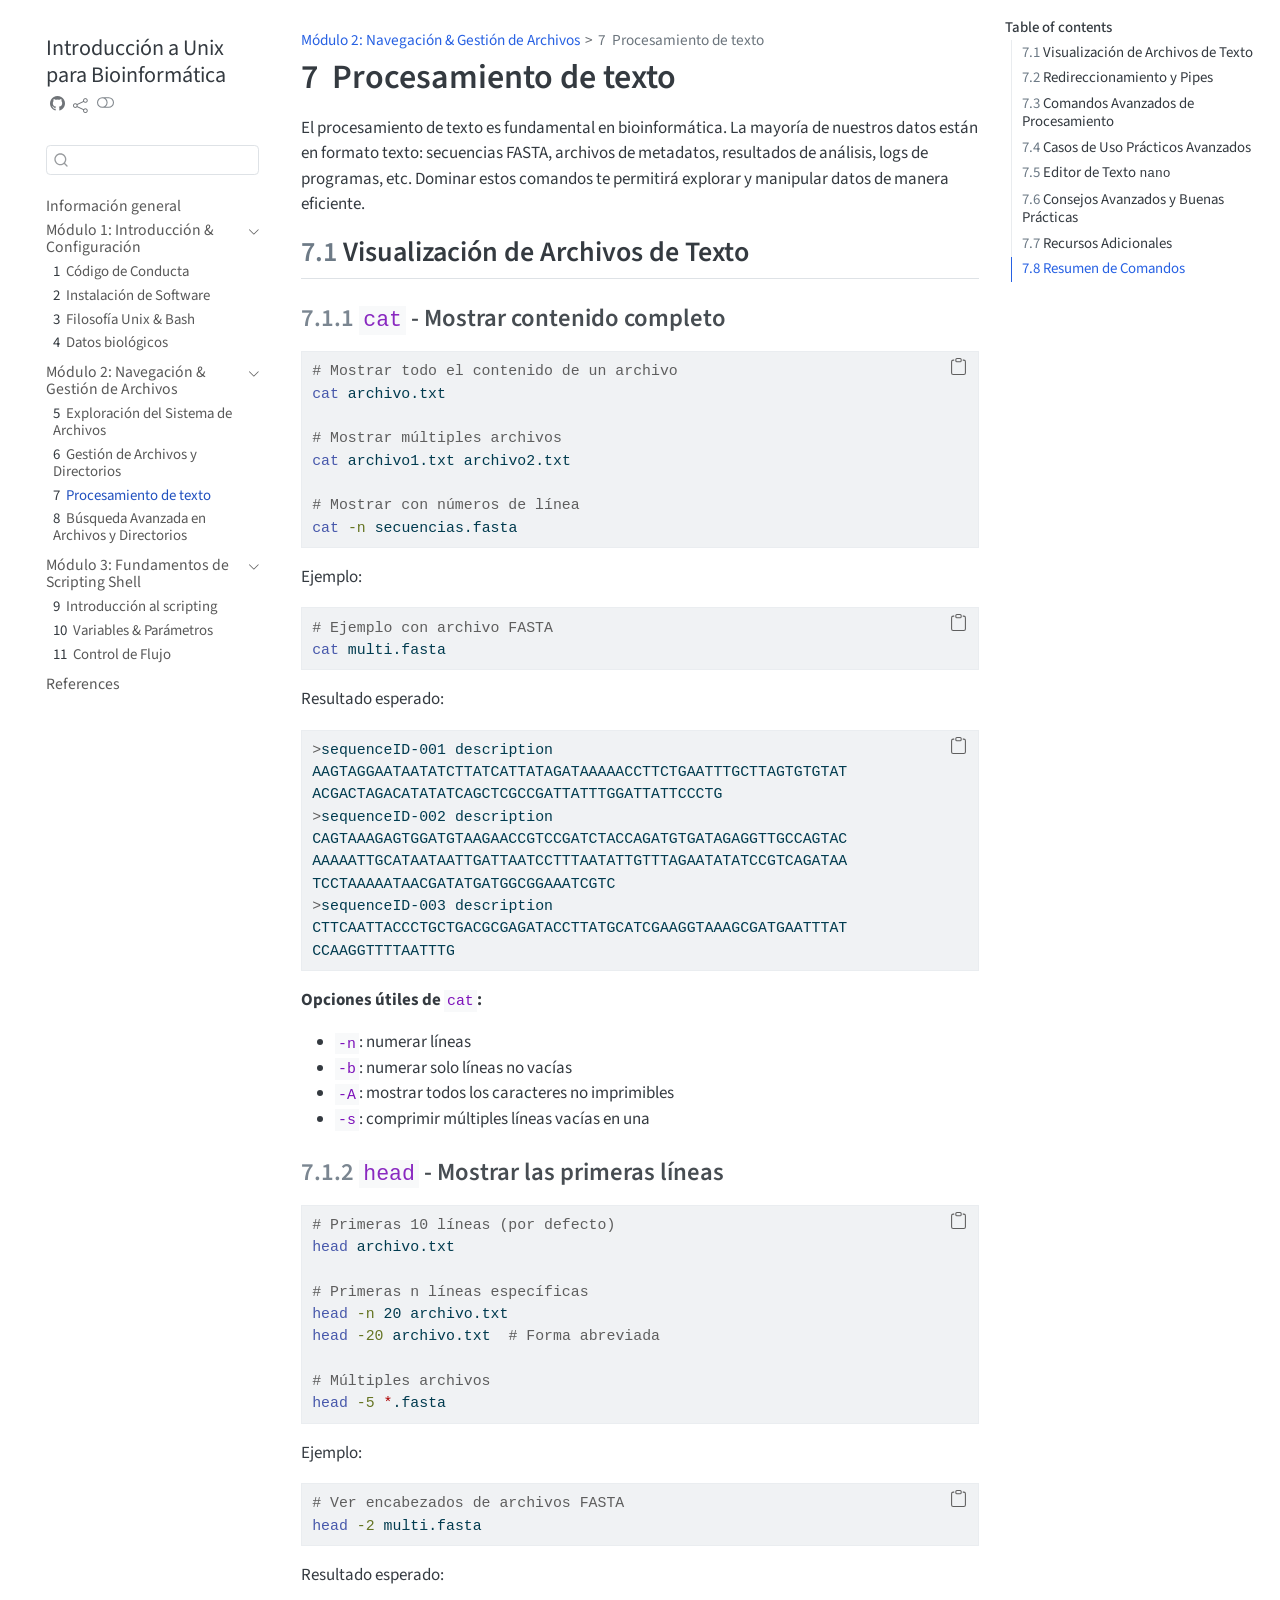
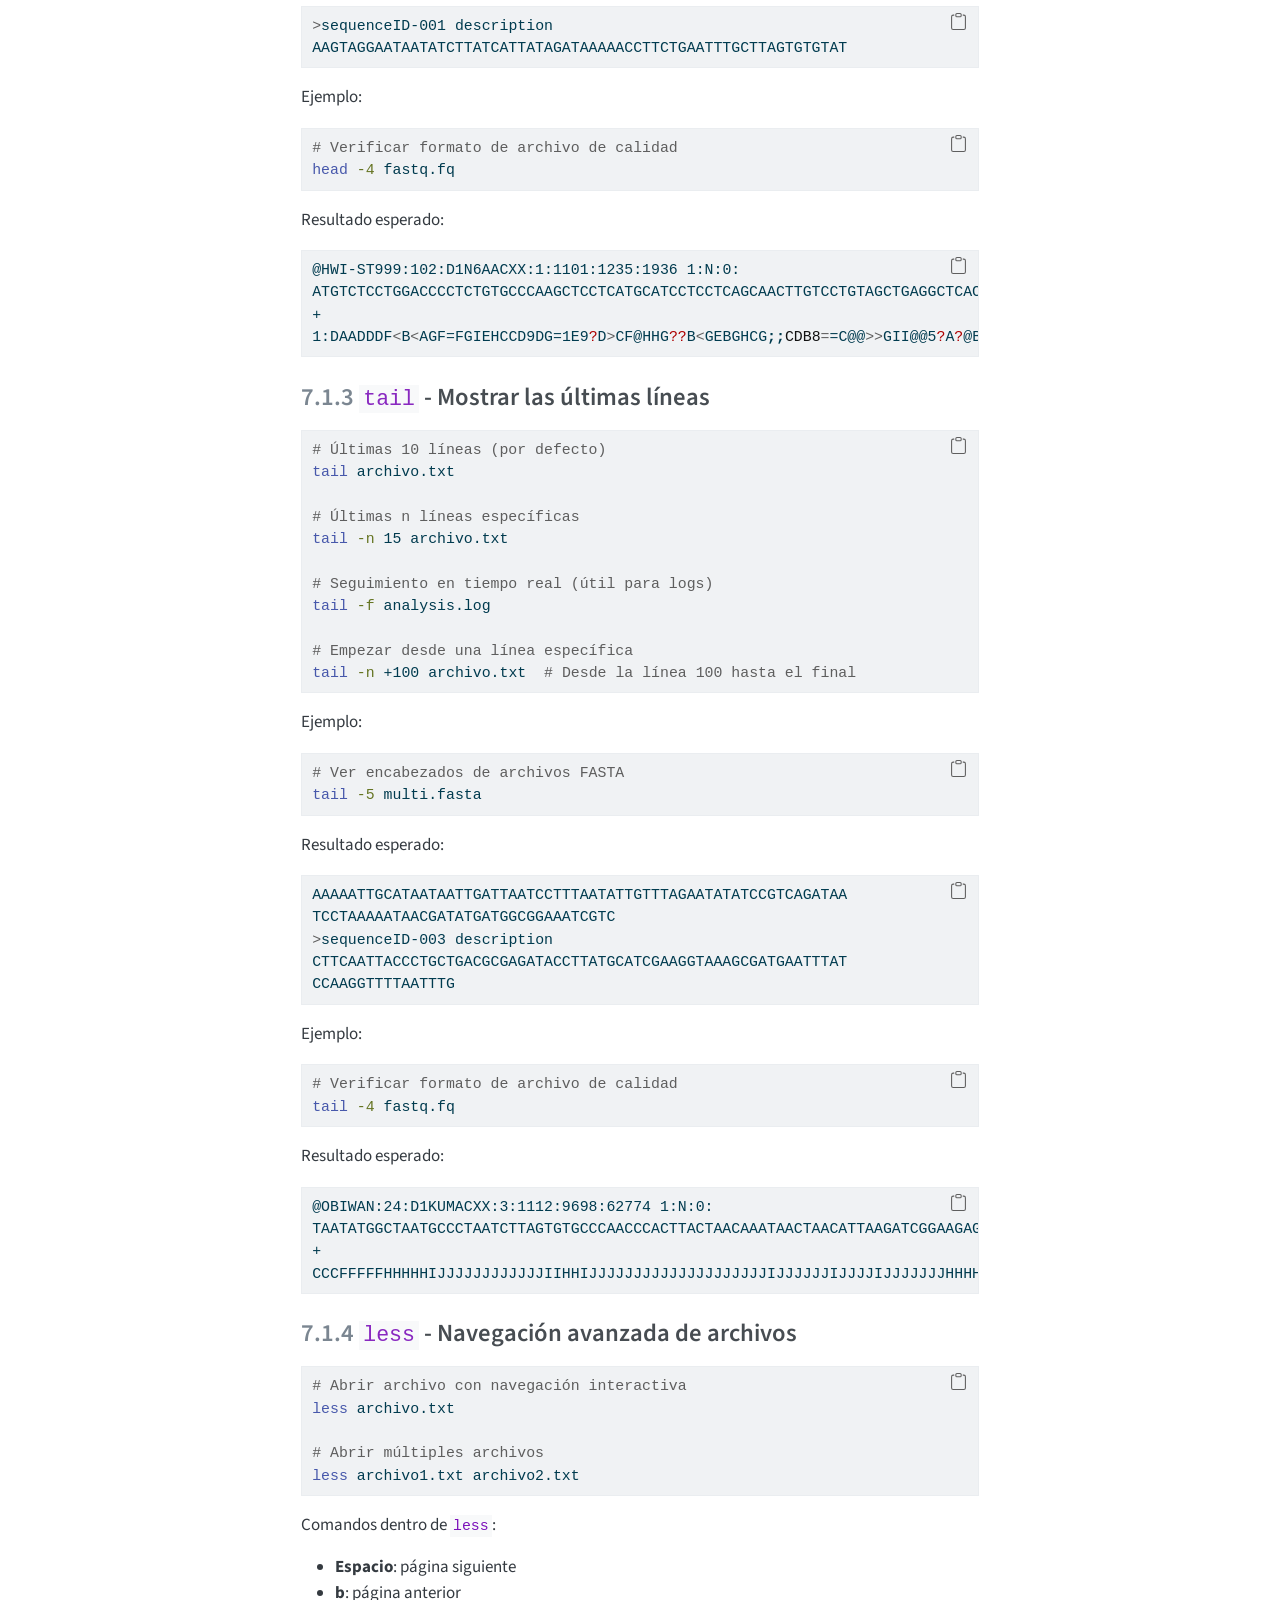
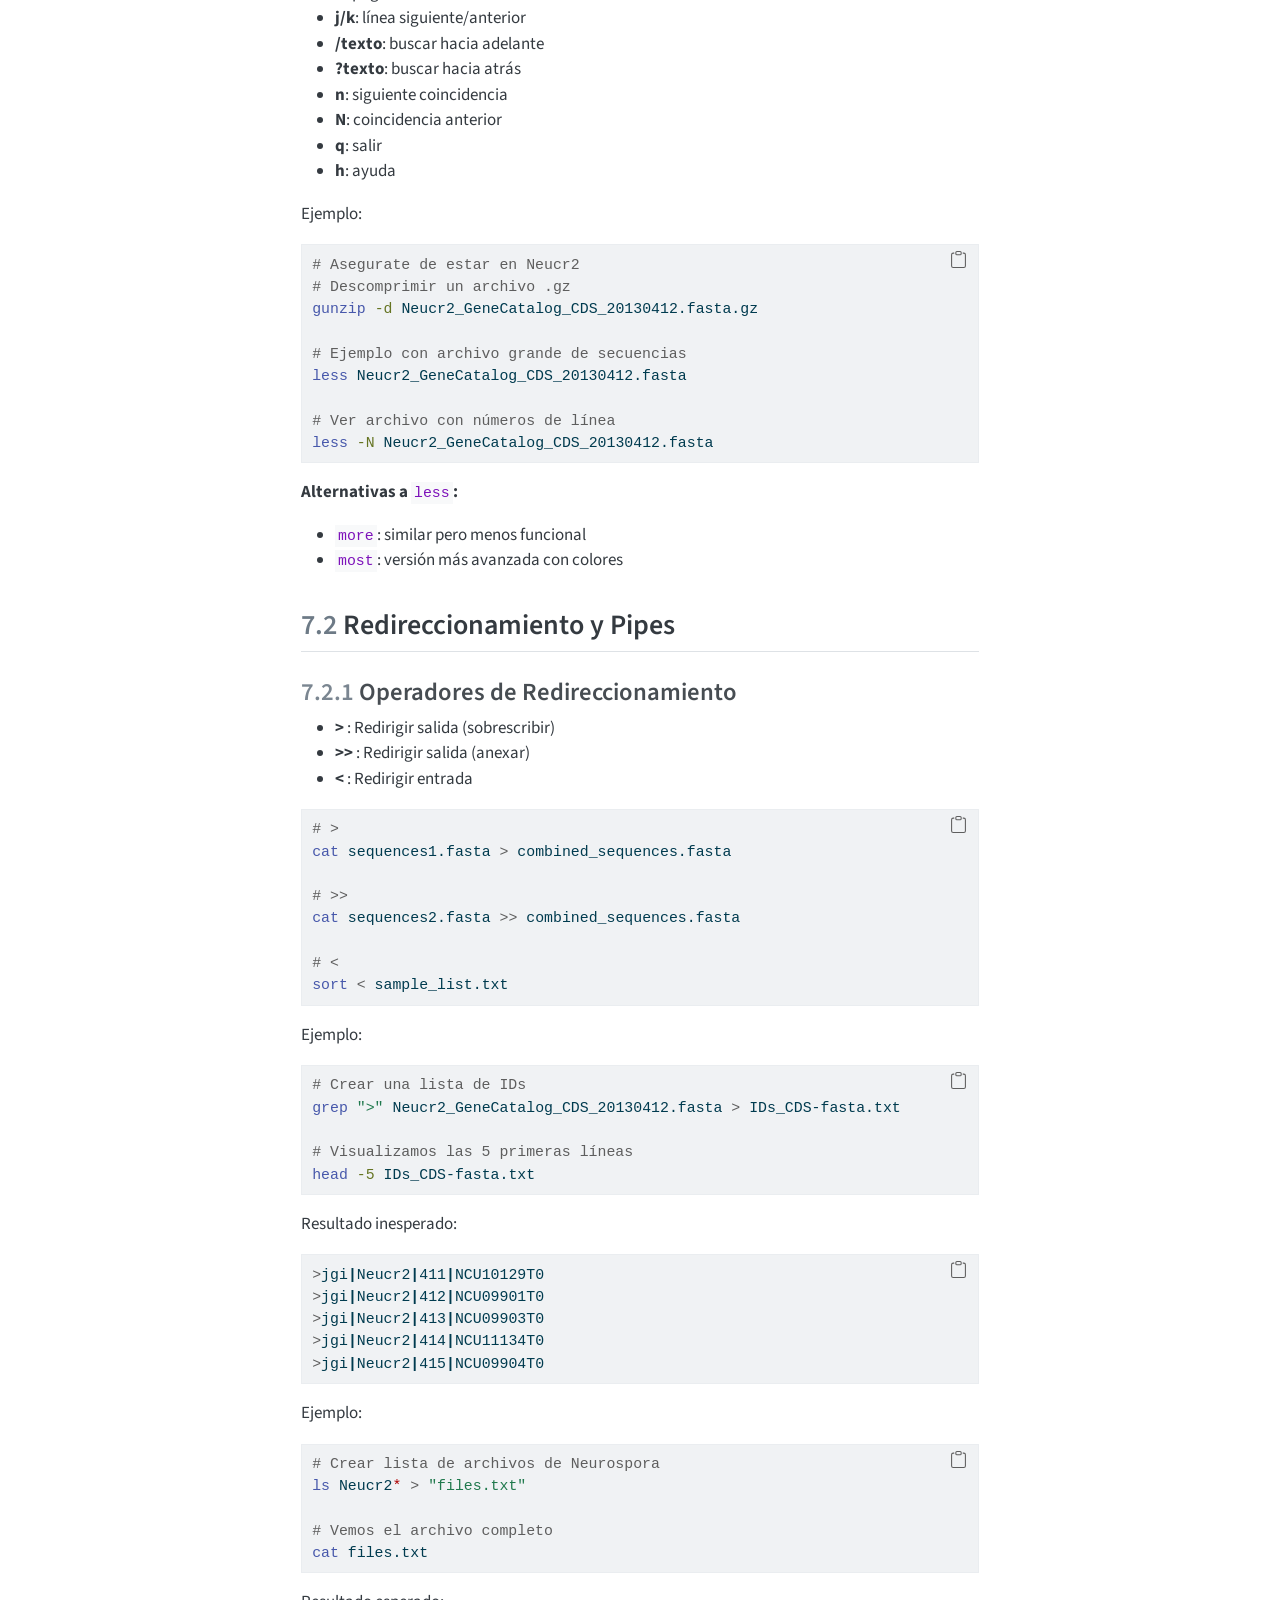
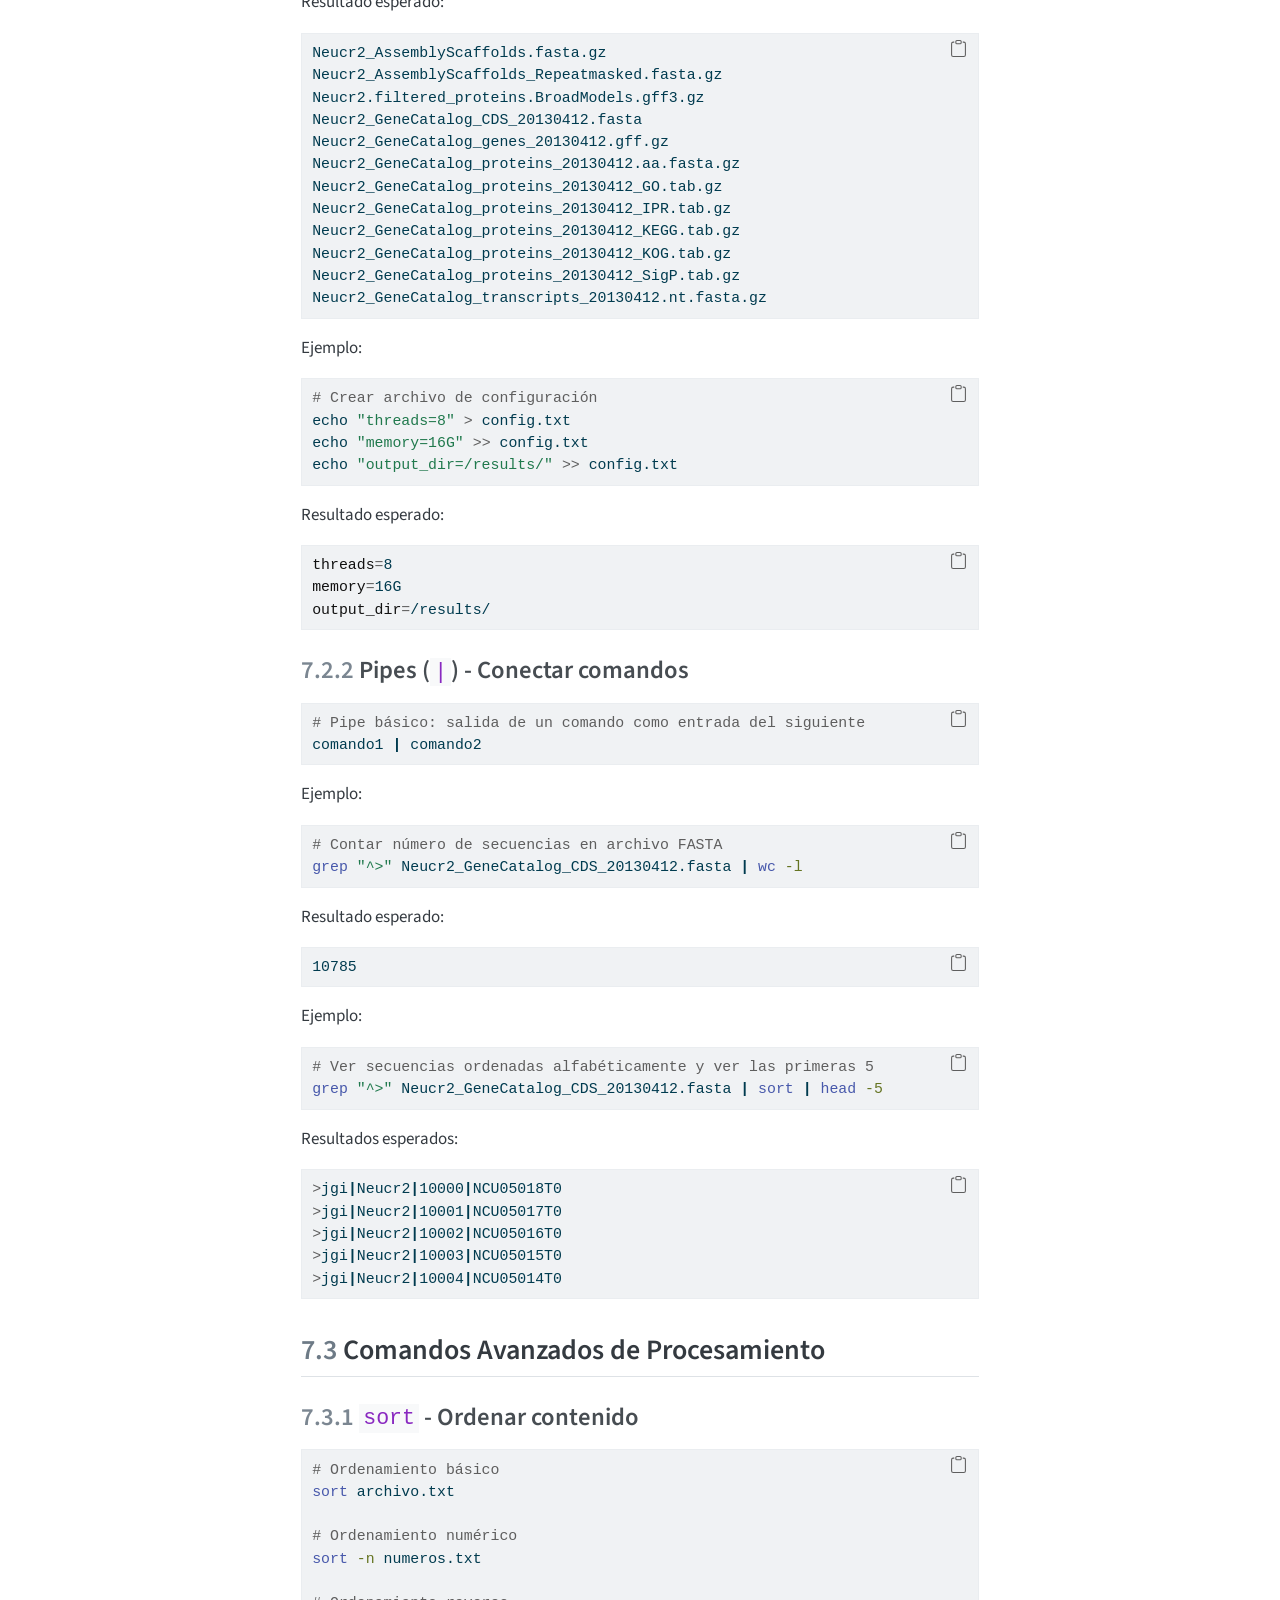
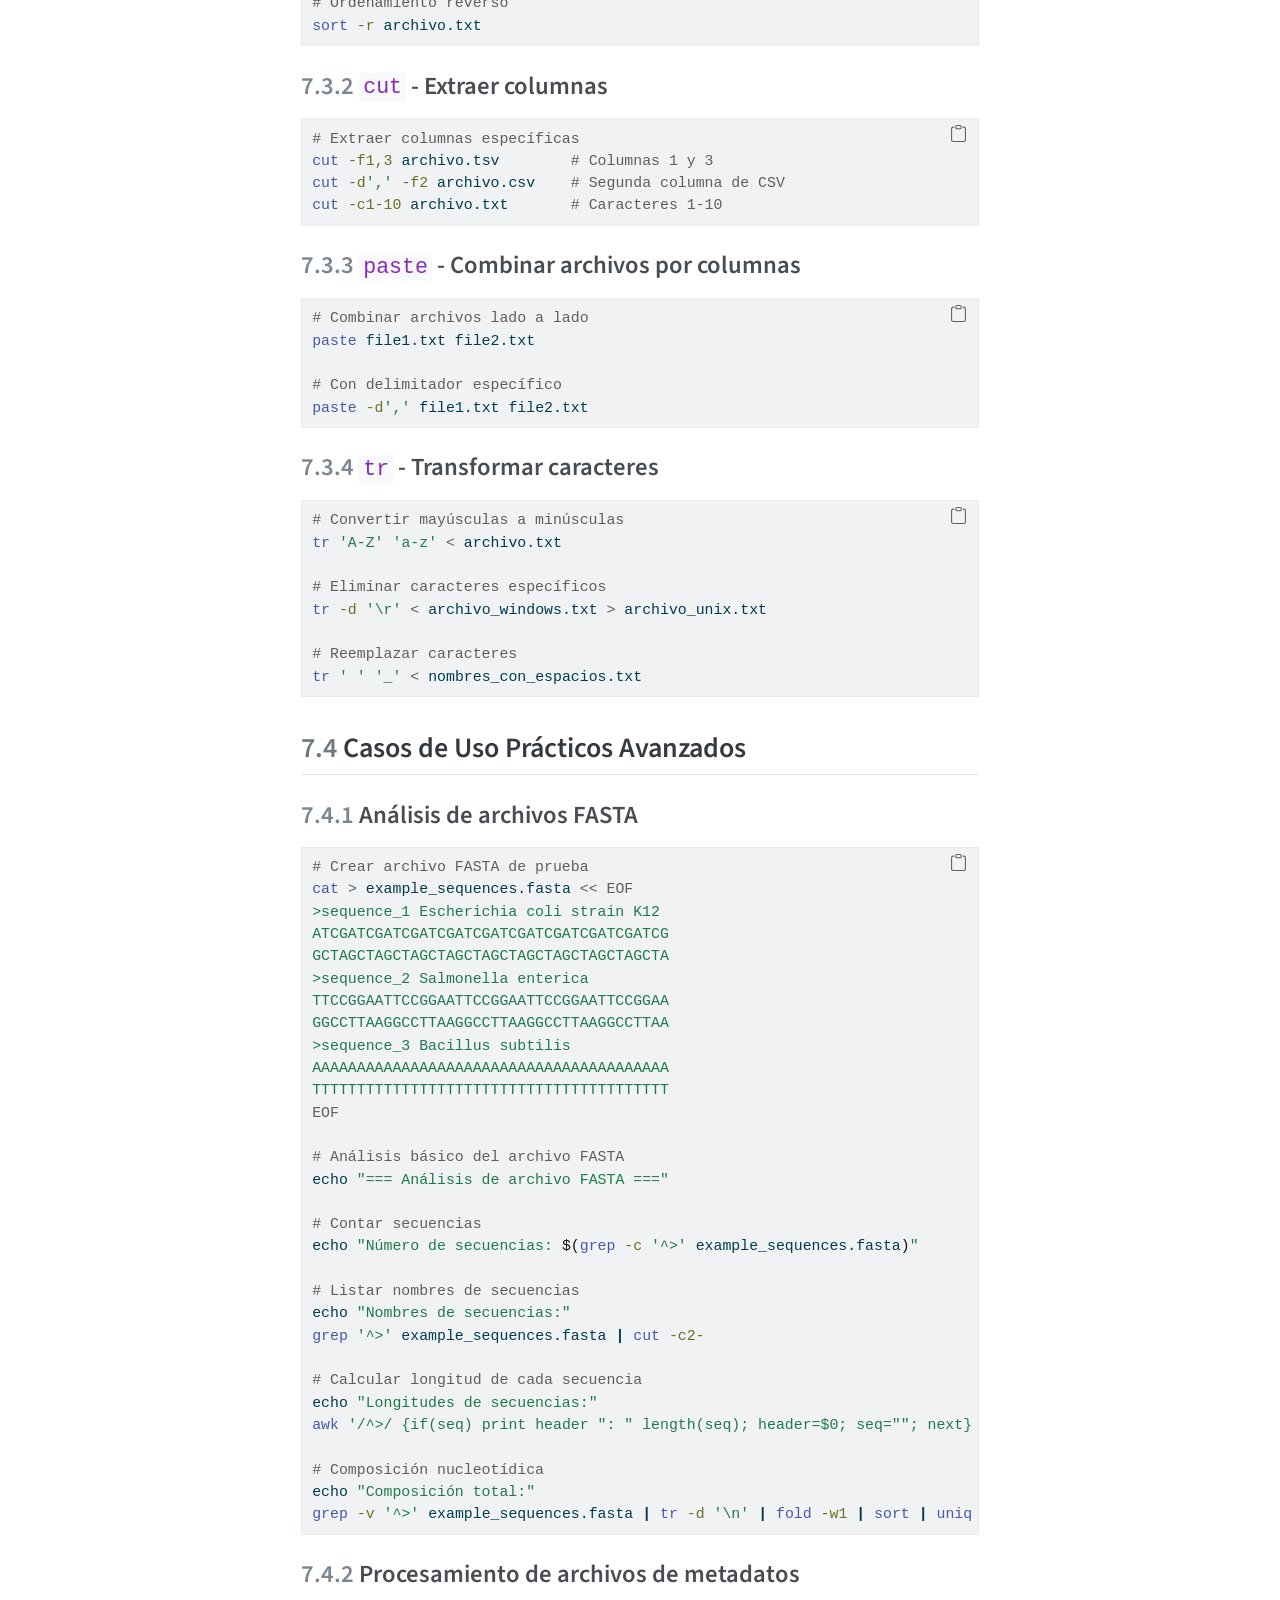
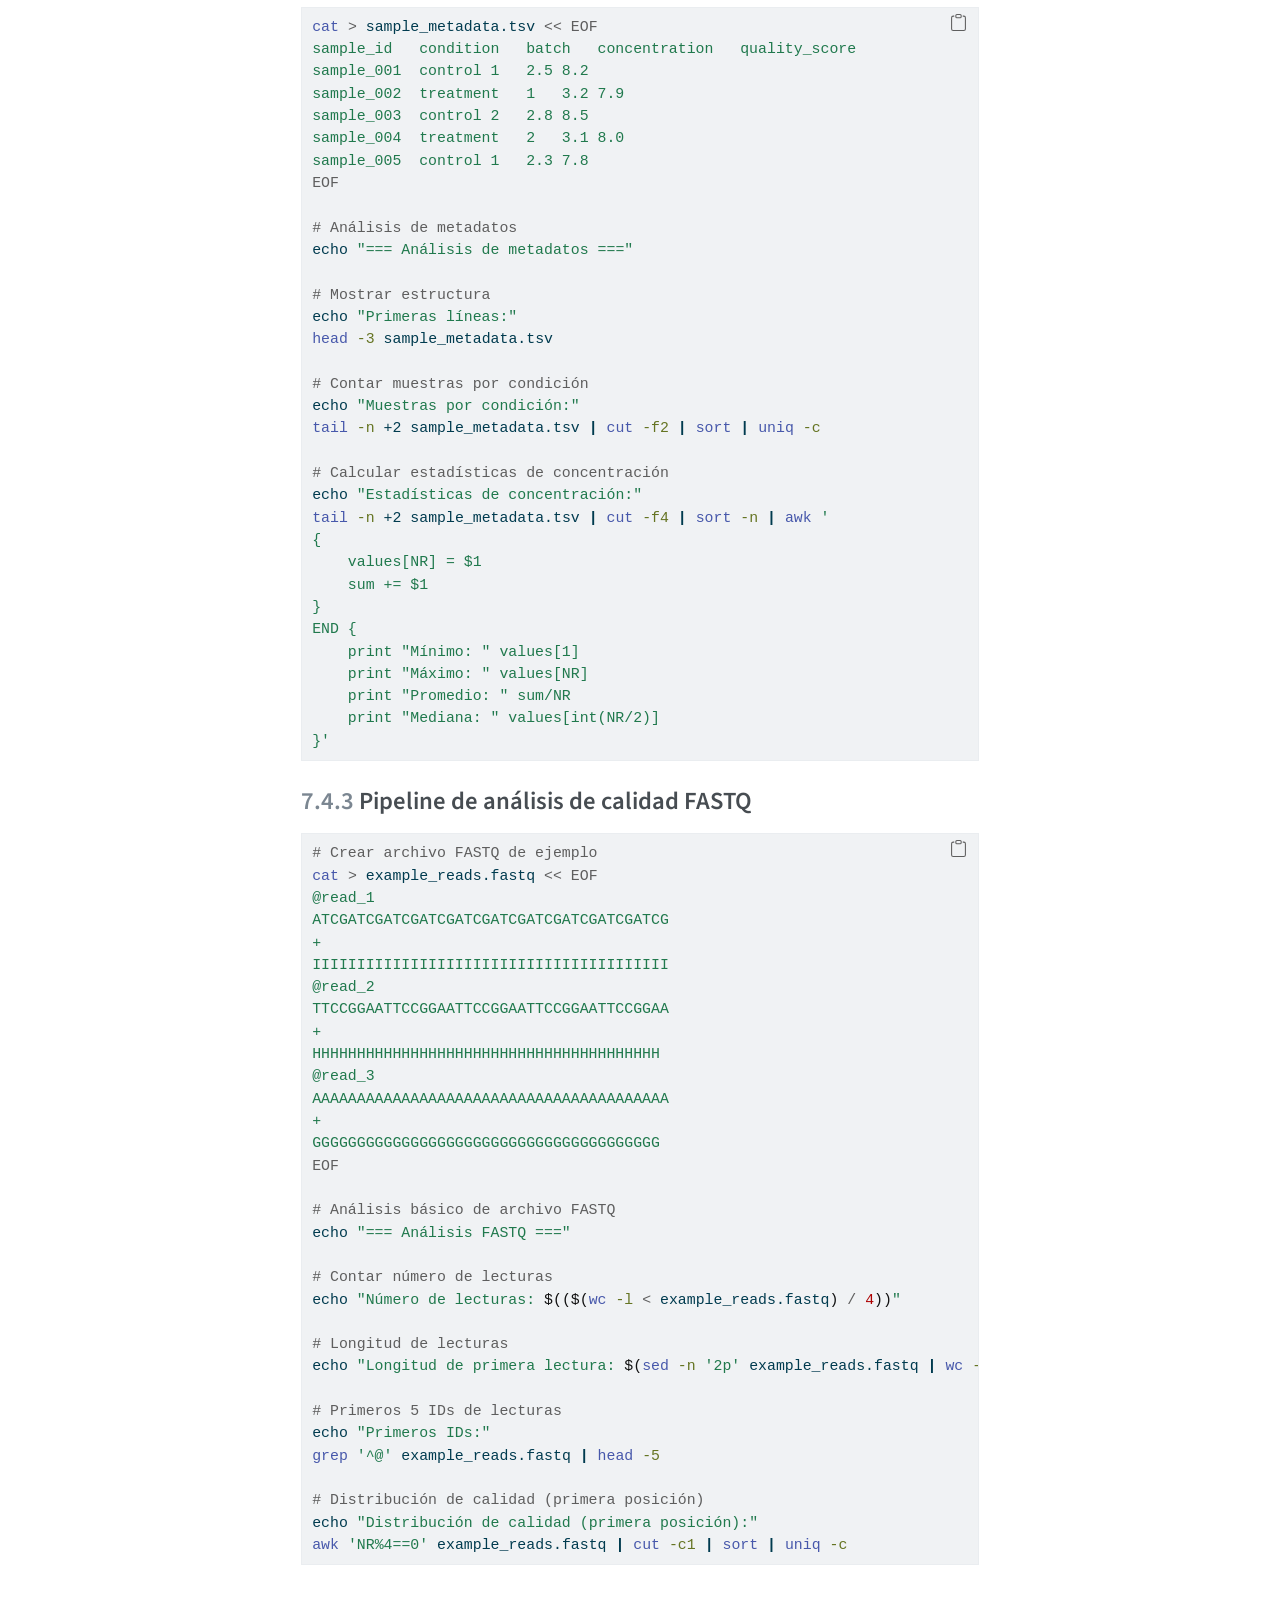
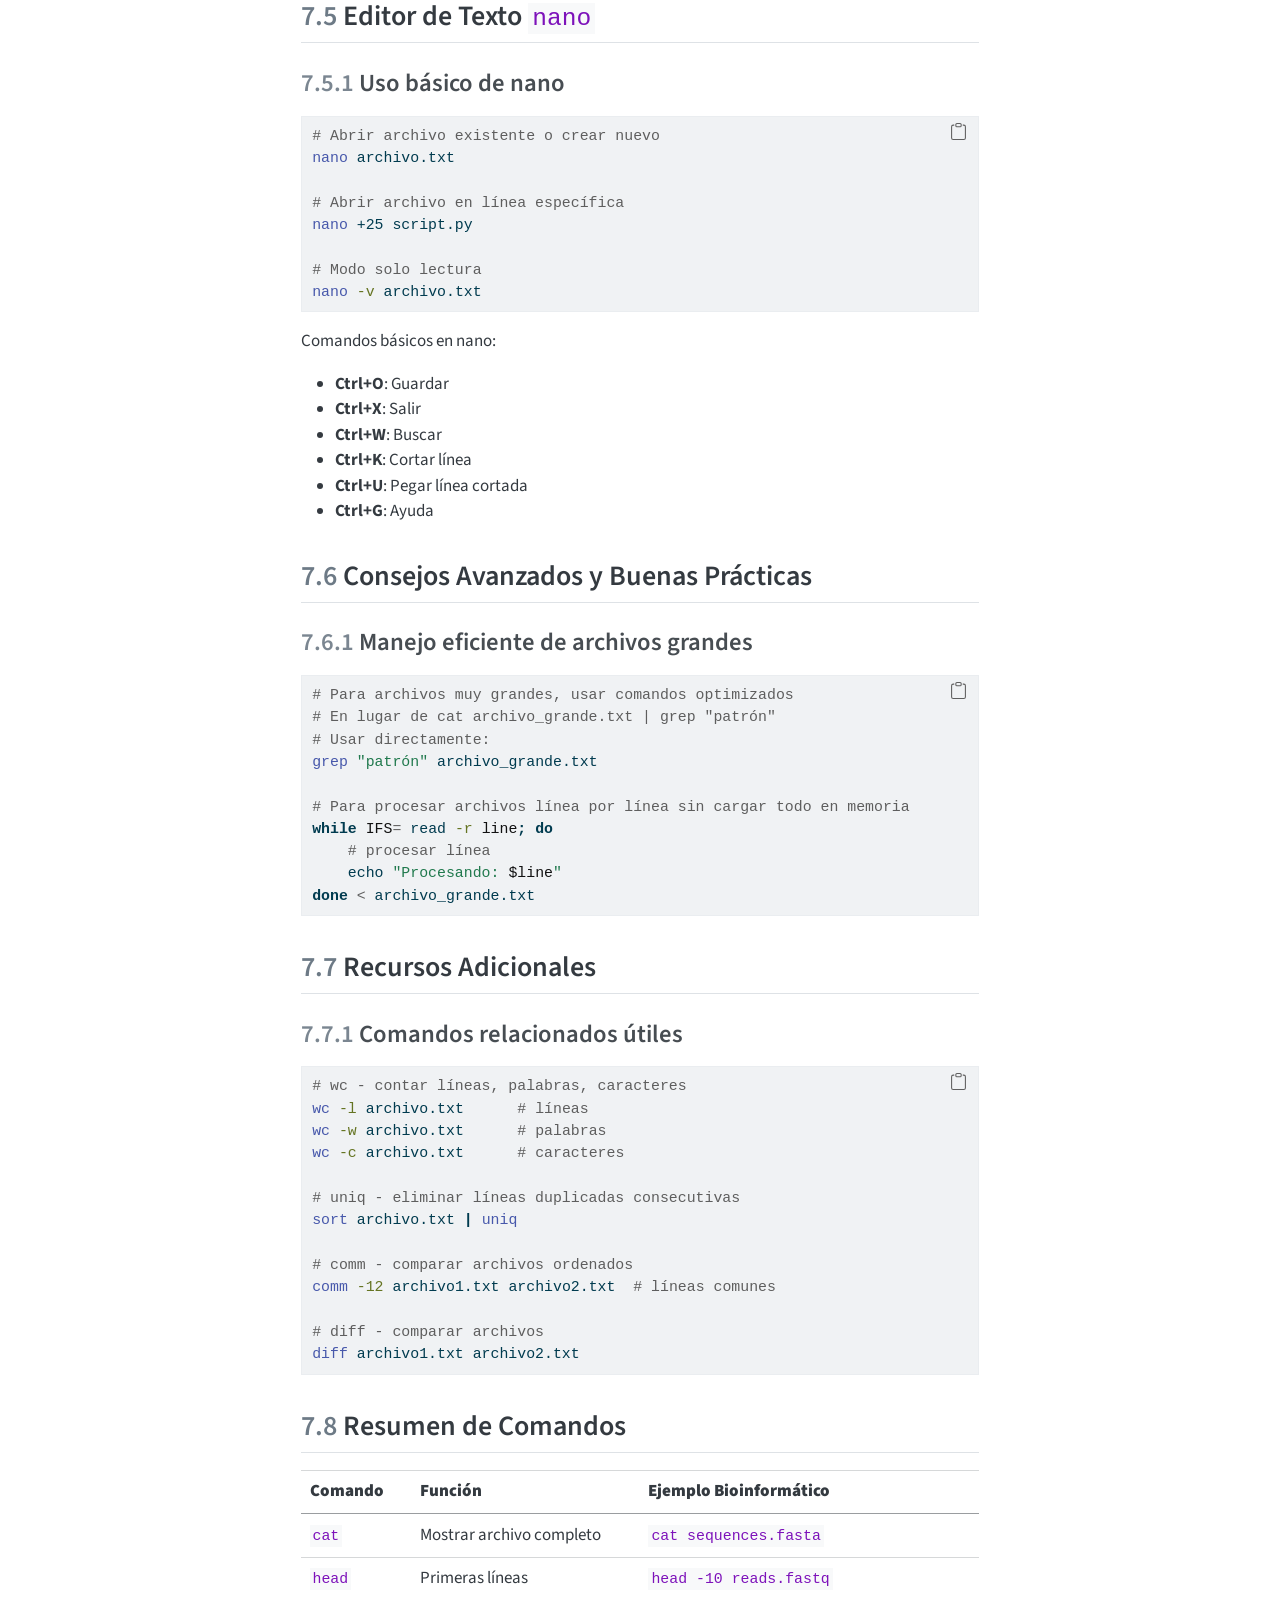
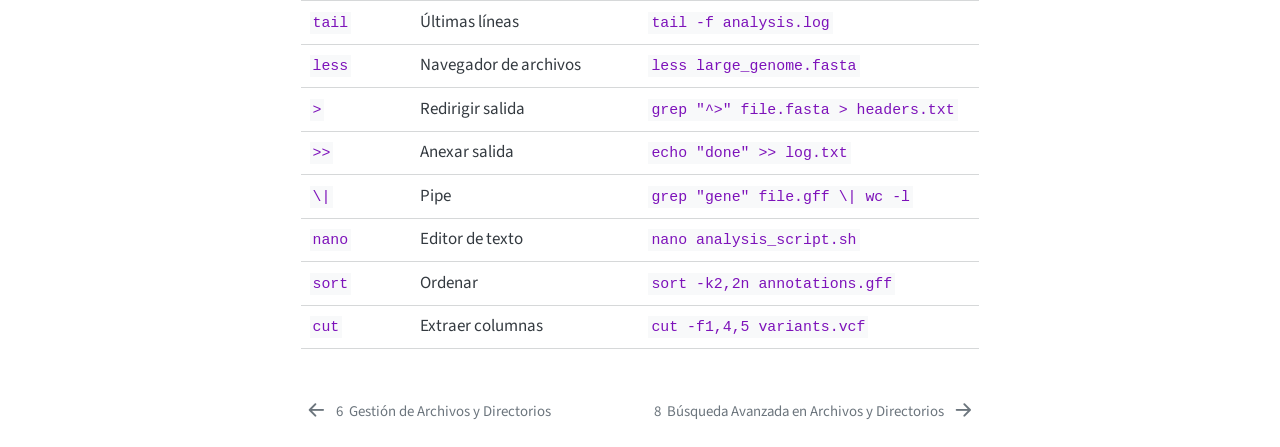
<file: docs/S2_03_procesamiento_texto.html>
<!DOCTYPE html>
<html xmlns="http://www.w3.org/1999/xhtml" lang="en" xml:lang="en"><head>

<meta charset="utf-8">
<meta name="generator" content="quarto-1.6.40">

<meta name="viewport" content="width=device-width, initial-scale=1.0, user-scalable=yes">


<title>7&nbsp; Procesamiento de texto – Introducción a Unix para Bioinformática</title>
<style>
code{white-space: pre-wrap;}
span.smallcaps{font-variant: small-caps;}
div.columns{display: flex; gap: min(4vw, 1.5em);}
div.column{flex: auto; overflow-x: auto;}
div.hanging-indent{margin-left: 1.5em; text-indent: -1.5em;}
ul.task-list{list-style: none;}
ul.task-list li input[type="checkbox"] {
  width: 0.8em;
  margin: 0 0.8em 0.2em -1em; /* quarto-specific, see https://github.com/quarto-dev/quarto-cli/issues/4556 */ 
  vertical-align: middle;
}
/* CSS for syntax highlighting */
pre > code.sourceCode { white-space: pre; position: relative; }
pre > code.sourceCode > span { line-height: 1.25; }
pre > code.sourceCode > span:empty { height: 1.2em; }
.sourceCode { overflow: visible; }
code.sourceCode > span { color: inherit; text-decoration: inherit; }
div.sourceCode { margin: 1em 0; }
pre.sourceCode { margin: 0; }
@media screen {
div.sourceCode { overflow: auto; }
}
@media print {
pre > code.sourceCode { white-space: pre-wrap; }
pre > code.sourceCode > span { display: inline-block; text-indent: -5em; padding-left: 5em; }
}
pre.numberSource code
  { counter-reset: source-line 0; }
pre.numberSource code > span
  { position: relative; left: -4em; counter-increment: source-line; }
pre.numberSource code > span > a:first-child::before
  { content: counter(source-line);
    position: relative; left: -1em; text-align: right; vertical-align: baseline;
    border: none; display: inline-block;
    -webkit-touch-callout: none; -webkit-user-select: none;
    -khtml-user-select: none; -moz-user-select: none;
    -ms-user-select: none; user-select: none;
    padding: 0 4px; width: 4em;
  }
pre.numberSource { margin-left: 3em;  padding-left: 4px; }
div.sourceCode
  {   }
@media screen {
pre > code.sourceCode > span > a:first-child::before { text-decoration: underline; }
}
</style>


<script src="site_libs/quarto-nav/quarto-nav.js"></script>
<script src="site_libs/quarto-nav/headroom.min.js"></script>
<script src="site_libs/clipboard/clipboard.min.js"></script>
<script src="site_libs/quarto-search/autocomplete.umd.js"></script>
<script src="site_libs/quarto-search/fuse.min.js"></script>
<script src="site_libs/quarto-search/quarto-search.js"></script>
<meta name="quarto:offset" content="./">
<link href="./S2_04_busqueda_avanzada.html" rel="next">
<link href="./S2_02_gestion_archivos.html" rel="prev">
<link href="./images/LogoDavidAlberto.png" rel="icon" type="image/png">
<script src="site_libs/quarto-html/quarto.js"></script>
<script src="site_libs/quarto-html/popper.min.js"></script>
<script src="site_libs/quarto-html/tippy.umd.min.js"></script>
<script src="site_libs/quarto-html/anchor.min.js"></script>
<link href="site_libs/quarto-html/tippy.css" rel="stylesheet">
<link href="site_libs/quarto-html/quarto-syntax-highlighting-549806ee2085284f45b00abea8c6df48.css" rel="stylesheet" class="quarto-color-scheme" id="quarto-text-highlighting-styles">
<link href="site_libs/quarto-html/quarto-syntax-highlighting-dark-8ea72dc5fed832574809a9c94082fbbb.css" rel="prefetch" class="quarto-color-scheme quarto-color-alternate" id="quarto-text-highlighting-styles">
<script src="site_libs/bootstrap/bootstrap.min.js"></script>
<link href="site_libs/bootstrap/bootstrap-icons.css" rel="stylesheet">
<link href="site_libs/bootstrap/bootstrap-676a4cf67d3d9571e5d8445c1a0196c2.min.css" rel="stylesheet" append-hash="true" class="quarto-color-scheme" id="quarto-bootstrap" data-mode="light">
<link href="site_libs/bootstrap/bootstrap-dark-f5b120df93f135efa968972054afb89e.min.css" rel="prefetch" append-hash="true" class="quarto-color-scheme quarto-color-alternate" id="quarto-bootstrap" data-mode="dark">
<script id="quarto-search-options" type="application/json">{
  "location": "sidebar",
  "copy-button": false,
  "collapse-after": 3,
  "panel-placement": "start",
  "type": "textbox",
  "limit": 50,
  "keyboard-shortcut": [
    "f",
    "/",
    "s"
  ],
  "show-item-context": false,
  "language": {
    "search-no-results-text": "No results",
    "search-matching-documents-text": "matching documents",
    "search-copy-link-title": "Copy link to search",
    "search-hide-matches-text": "Hide additional matches",
    "search-more-match-text": "more match in this document",
    "search-more-matches-text": "more matches in this document",
    "search-clear-button-title": "Clear",
    "search-text-placeholder": "",
    "search-detached-cancel-button-title": "Cancel",
    "search-submit-button-title": "Submit",
    "search-label": "Search"
  }
}</script>


</head>

<body class="nav-sidebar floating">

<div id="quarto-search-results"></div>
  <header id="quarto-header" class="headroom fixed-top">
  <nav class="quarto-secondary-nav">
    <div class="container-fluid d-flex">
      <button type="button" class="quarto-btn-toggle btn" data-bs-toggle="collapse" role="button" data-bs-target=".quarto-sidebar-collapse-item" aria-controls="quarto-sidebar" aria-expanded="false" aria-label="Toggle sidebar navigation" onclick="if (window.quartoToggleHeadroom) { window.quartoToggleHeadroom(); }">
        <i class="bi bi-layout-text-sidebar-reverse"></i>
      </button>
        <nav class="quarto-page-breadcrumbs" aria-label="breadcrumb"><ol class="breadcrumb"><li class="breadcrumb-item"><a href="./S2_01_explorar_archivos.html">Módulo 2: Navegación &amp; Gestión de Archivos</a></li><li class="breadcrumb-item"><a href="./S2_03_procesamiento_texto.html"><span class="chapter-number">7</span>&nbsp; <span class="chapter-title">Procesamiento de texto</span></a></li></ol></nav>
        <a class="flex-grow-1" role="navigation" data-bs-toggle="collapse" data-bs-target=".quarto-sidebar-collapse-item" aria-controls="quarto-sidebar" aria-expanded="false" aria-label="Toggle sidebar navigation" onclick="if (window.quartoToggleHeadroom) { window.quartoToggleHeadroom(); }">      
        </a>
      <button type="button" class="btn quarto-search-button" aria-label="Search" onclick="window.quartoOpenSearch();">
        <i class="bi bi-search"></i>
      </button>
    </div>
  </nav>
</header>
<!-- content -->
<div id="quarto-content" class="quarto-container page-columns page-rows-contents page-layout-article">
<!-- sidebar -->
  <nav id="quarto-sidebar" class="sidebar collapse collapse-horizontal quarto-sidebar-collapse-item sidebar-navigation floating overflow-auto">
    <div class="pt-lg-2 mt-2 text-left sidebar-header">
    <div class="sidebar-title mb-0 py-0">
      <a href="./">Introducción a Unix para Bioinformática</a> 
        <div class="sidebar-tools-main tools-wide">
    <a href="https://github.com/BioCode-Academy/Unix" title="Source Code" class="quarto-navigation-tool px-1" aria-label="Source Code"><i class="bi bi-github"></i></a>
    <div class="dropdown">
      <a href="" title="Share" id="quarto-navigation-tool-dropdown-0" class="quarto-navigation-tool dropdown-toggle px-1" data-bs-toggle="dropdown" aria-expanded="false" role="link" aria-label="Share"><i class="bi bi-share"></i></a>
      <ul class="dropdown-menu" aria-labelledby="quarto-navigation-tool-dropdown-0">
          <li>
            <a class="dropdown-item sidebar-tools-main-item" href="https://twitter.com/intent/tweet?url=|url|">
              <i class="bi bi-twitter pe-1"></i>
            Twitter
            </a>
          </li>
          <li>
            <a class="dropdown-item sidebar-tools-main-item" href="https://www.facebook.com/sharer/sharer.php?u=|url|">
              <i class="bi bi-facebook pe-1"></i>
            Facebook
            </a>
          </li>
          <li>
            <a class="dropdown-item sidebar-tools-main-item" href="https://www.linkedin.com/sharing/share-offsite/?url=|url|">
              <i class="bi bi-linkedin pe-1"></i>
            LinkedIn
            </a>
          </li>
      </ul>
    </div>
  <a href="" class="quarto-color-scheme-toggle quarto-navigation-tool  px-1" onclick="window.quartoToggleColorScheme(); return false;" title="Toggle dark mode"><i class="bi"></i></a>
</div>
    </div>
      </div>
        <div class="mt-2 flex-shrink-0 align-items-center">
        <div class="sidebar-search">
        <div id="quarto-search" class="" title="Search"></div>
        </div>
        </div>
    <div class="sidebar-menu-container"> 
    <ul class="list-unstyled mt-1">
        <li class="sidebar-item">
  <div class="sidebar-item-container"> 
  <a href="./index.html" class="sidebar-item-text sidebar-link">
 <span class="menu-text">Información general</span></a>
  </div>
</li>
        <li class="sidebar-item sidebar-item-section">
      <div class="sidebar-item-container"> 
            <a class="sidebar-item-text sidebar-link text-start" data-bs-toggle="collapse" data-bs-target="#quarto-sidebar-section-1" role="navigation" aria-expanded="true">
 <span class="menu-text">Módulo 1: Introducción &amp; Configuración</span></a>
          <a class="sidebar-item-toggle text-start" data-bs-toggle="collapse" data-bs-target="#quarto-sidebar-section-1" role="navigation" aria-expanded="true" aria-label="Toggle section">
            <i class="bi bi-chevron-right ms-2"></i>
          </a> 
      </div>
      <ul id="quarto-sidebar-section-1" class="collapse list-unstyled sidebar-section depth1 show">  
          <li class="sidebar-item">
  <div class="sidebar-item-container"> 
  <a href="./S1_01_codigo_conducta.html" class="sidebar-item-text sidebar-link">
 <span class="menu-text"><span class="chapter-number">1</span>&nbsp; <span class="chapter-title">Código de Conducta</span></span></a>
  </div>
</li>
          <li class="sidebar-item">
  <div class="sidebar-item-container"> 
  <a href="./S1_02_instalacion_software.html" class="sidebar-item-text sidebar-link">
 <span class="menu-text"><span class="chapter-number">2</span>&nbsp; <span class="chapter-title">Instalación de Software</span></span></a>
  </div>
</li>
          <li class="sidebar-item">
  <div class="sidebar-item-container"> 
  <a href="./S1_03_unix_bash.html" class="sidebar-item-text sidebar-link">
 <span class="menu-text"><span class="chapter-number">3</span>&nbsp; <span class="chapter-title">Filosofía Unix &amp; Bash</span></span></a>
  </div>
</li>
          <li class="sidebar-item">
  <div class="sidebar-item-container"> 
  <a href="./S1_04_datos_biologicos.html" class="sidebar-item-text sidebar-link">
 <span class="menu-text"><span class="chapter-number">4</span>&nbsp; <span class="chapter-title">Datos biológicos</span></span></a>
  </div>
</li>
      </ul>
  </li>
        <li class="sidebar-item sidebar-item-section">
      <div class="sidebar-item-container"> 
            <a class="sidebar-item-text sidebar-link text-start" data-bs-toggle="collapse" data-bs-target="#quarto-sidebar-section-2" role="navigation" aria-expanded="true">
 <span class="menu-text">Módulo 2: Navegación &amp; Gestión de Archivos</span></a>
          <a class="sidebar-item-toggle text-start" data-bs-toggle="collapse" data-bs-target="#quarto-sidebar-section-2" role="navigation" aria-expanded="true" aria-label="Toggle section">
            <i class="bi bi-chevron-right ms-2"></i>
          </a> 
      </div>
      <ul id="quarto-sidebar-section-2" class="collapse list-unstyled sidebar-section depth1 show">  
          <li class="sidebar-item">
  <div class="sidebar-item-container"> 
  <a href="./S2_01_explorar_archivos.html" class="sidebar-item-text sidebar-link">
 <span class="menu-text"><span class="chapter-number">5</span>&nbsp; <span class="chapter-title">Exploración del Sistema de Archivos</span></span></a>
  </div>
</li>
          <li class="sidebar-item">
  <div class="sidebar-item-container"> 
  <a href="./S2_02_gestion_archivos.html" class="sidebar-item-text sidebar-link">
 <span class="menu-text"><span class="chapter-number">6</span>&nbsp; <span class="chapter-title">Gestión de Archivos y Directorios</span></span></a>
  </div>
</li>
          <li class="sidebar-item">
  <div class="sidebar-item-container"> 
  <a href="./S2_03_procesamiento_texto.html" class="sidebar-item-text sidebar-link active">
 <span class="menu-text"><span class="chapter-number">7</span>&nbsp; <span class="chapter-title">Procesamiento de texto</span></span></a>
  </div>
</li>
          <li class="sidebar-item">
  <div class="sidebar-item-container"> 
  <a href="./S2_04_busqueda_avanzada.html" class="sidebar-item-text sidebar-link">
 <span class="menu-text"><span class="chapter-number">8</span>&nbsp; <span class="chapter-title">Búsqueda Avanzada en Archivos y Directorios</span></span></a>
  </div>
</li>
      </ul>
  </li>
        <li class="sidebar-item sidebar-item-section">
      <div class="sidebar-item-container"> 
            <a class="sidebar-item-text sidebar-link text-start" data-bs-toggle="collapse" data-bs-target="#quarto-sidebar-section-3" role="navigation" aria-expanded="true">
 <span class="menu-text">Módulo 3: Fundamentos de Scripting Shell</span></a>
          <a class="sidebar-item-toggle text-start" data-bs-toggle="collapse" data-bs-target="#quarto-sidebar-section-3" role="navigation" aria-expanded="true" aria-label="Toggle section">
            <i class="bi bi-chevron-right ms-2"></i>
          </a> 
      </div>
      <ul id="quarto-sidebar-section-3" class="collapse list-unstyled sidebar-section depth1 show">  
          <li class="sidebar-item">
  <div class="sidebar-item-container"> 
  <a href="./S3_01_introduccion_scripting.html" class="sidebar-item-text sidebar-link">
 <span class="menu-text"><span class="chapter-number">9</span>&nbsp; <span class="chapter-title">Introducción al scripting</span></span></a>
  </div>
</li>
          <li class="sidebar-item">
  <div class="sidebar-item-container"> 
  <a href="./S3_02_variables_parametros.html" class="sidebar-item-text sidebar-link">
 <span class="menu-text"><span class="chapter-number">10</span>&nbsp; <span class="chapter-title">Variables &amp; Parámetros</span></span></a>
  </div>
</li>
          <li class="sidebar-item">
  <div class="sidebar-item-container"> 
  <a href="./S3_03_control_flujo.html" class="sidebar-item-text sidebar-link">
 <span class="menu-text"><span class="chapter-number">11</span>&nbsp; <span class="chapter-title">Control de Flujo</span></span></a>
  </div>
</li>
      </ul>
  </li>
        <li class="sidebar-item">
  <div class="sidebar-item-container"> 
  <a href="./references.html" class="sidebar-item-text sidebar-link">
 <span class="menu-text">References</span></a>
  </div>
</li>
    </ul>
    </div>
</nav>
<div id="quarto-sidebar-glass" class="quarto-sidebar-collapse-item" data-bs-toggle="collapse" data-bs-target=".quarto-sidebar-collapse-item"></div>
<!-- margin-sidebar -->
    <div id="quarto-margin-sidebar" class="sidebar margin-sidebar">
        <nav id="TOC" role="doc-toc" class="toc-active">
    <h2 id="toc-title">Table of contents</h2>
   
  <ul>
  <li><a href="#visualización-de-archivos-de-texto" id="toc-visualización-de-archivos-de-texto" class="nav-link active" data-scroll-target="#visualización-de-archivos-de-texto"><span class="header-section-number">7.1</span> Visualización de Archivos de Texto</a>
  <ul>
  <li><a href="#cat---mostrar-contenido-completo" id="toc-cat---mostrar-contenido-completo" class="nav-link" data-scroll-target="#cat---mostrar-contenido-completo"><span class="header-section-number">7.1.1</span> <code>cat</code> - Mostrar contenido completo</a></li>
  <li><a href="#head---mostrar-las-primeras-líneas" id="toc-head---mostrar-las-primeras-líneas" class="nav-link" data-scroll-target="#head---mostrar-las-primeras-líneas"><span class="header-section-number">7.1.2</span> <code>head</code> - Mostrar las primeras líneas</a></li>
  <li><a href="#tail---mostrar-las-últimas-líneas" id="toc-tail---mostrar-las-últimas-líneas" class="nav-link" data-scroll-target="#tail---mostrar-las-últimas-líneas"><span class="header-section-number">7.1.3</span> <code>tail</code> - Mostrar las últimas líneas</a></li>
  <li><a href="#less---navegación-avanzada-de-archivos" id="toc-less---navegación-avanzada-de-archivos" class="nav-link" data-scroll-target="#less---navegación-avanzada-de-archivos"><span class="header-section-number">7.1.4</span> <code>less</code> - Navegación avanzada de archivos</a></li>
  </ul></li>
  <li><a href="#redireccionamiento-y-pipes" id="toc-redireccionamiento-y-pipes" class="nav-link" data-scroll-target="#redireccionamiento-y-pipes"><span class="header-section-number">7.2</span> Redireccionamiento y Pipes</a>
  <ul>
  <li><a href="#operadores-de-redireccionamiento" id="toc-operadores-de-redireccionamiento" class="nav-link" data-scroll-target="#operadores-de-redireccionamiento"><span class="header-section-number">7.2.1</span> Operadores de Redireccionamiento</a></li>
  <li><a href="#pipes---conectar-comandos" id="toc-pipes---conectar-comandos" class="nav-link" data-scroll-target="#pipes---conectar-comandos"><span class="header-section-number">7.2.2</span> Pipes (<code>|</code>) - Conectar comandos</a></li>
  </ul></li>
  <li><a href="#comandos-avanzados-de-procesamiento" id="toc-comandos-avanzados-de-procesamiento" class="nav-link" data-scroll-target="#comandos-avanzados-de-procesamiento"><span class="header-section-number">7.3</span> Comandos Avanzados de Procesamiento</a>
  <ul>
  <li><a href="#sort---ordenar-contenido" id="toc-sort---ordenar-contenido" class="nav-link" data-scroll-target="#sort---ordenar-contenido"><span class="header-section-number">7.3.1</span> <code>sort</code> - Ordenar contenido</a></li>
  <li><a href="#cut---extraer-columnas" id="toc-cut---extraer-columnas" class="nav-link" data-scroll-target="#cut---extraer-columnas"><span class="header-section-number">7.3.2</span> <code>cut</code> - Extraer columnas</a></li>
  <li><a href="#paste---combinar-archivos-por-columnas" id="toc-paste---combinar-archivos-por-columnas" class="nav-link" data-scroll-target="#paste---combinar-archivos-por-columnas"><span class="header-section-number">7.3.3</span> <code>paste</code> - Combinar archivos por columnas</a></li>
  <li><a href="#tr---transformar-caracteres" id="toc-tr---transformar-caracteres" class="nav-link" data-scroll-target="#tr---transformar-caracteres"><span class="header-section-number">7.3.4</span> <code>tr</code> - Transformar caracteres</a></li>
  </ul></li>
  <li><a href="#casos-de-uso-prácticos-avanzados" id="toc-casos-de-uso-prácticos-avanzados" class="nav-link" data-scroll-target="#casos-de-uso-prácticos-avanzados"><span class="header-section-number">7.4</span> Casos de Uso Prácticos Avanzados</a>
  <ul>
  <li><a href="#análisis-de-archivos-fasta" id="toc-análisis-de-archivos-fasta" class="nav-link" data-scroll-target="#análisis-de-archivos-fasta"><span class="header-section-number">7.4.1</span> Análisis de archivos FASTA</a></li>
  <li><a href="#procesamiento-de-archivos-de-metadatos" id="toc-procesamiento-de-archivos-de-metadatos" class="nav-link" data-scroll-target="#procesamiento-de-archivos-de-metadatos"><span class="header-section-number">7.4.2</span> Procesamiento de archivos de metadatos</a></li>
  <li><a href="#pipeline-de-análisis-de-calidad-fastq" id="toc-pipeline-de-análisis-de-calidad-fastq" class="nav-link" data-scroll-target="#pipeline-de-análisis-de-calidad-fastq"><span class="header-section-number">7.4.3</span> Pipeline de análisis de calidad FASTQ</a></li>
  </ul></li>
  <li><a href="#editor-de-texto-nano" id="toc-editor-de-texto-nano" class="nav-link" data-scroll-target="#editor-de-texto-nano"><span class="header-section-number">7.5</span> Editor de Texto <code>nano</code></a>
  <ul>
  <li><a href="#uso-básico-de-nano" id="toc-uso-básico-de-nano" class="nav-link" data-scroll-target="#uso-básico-de-nano"><span class="header-section-number">7.5.1</span> Uso básico de nano</a></li>
  </ul></li>
  <li><a href="#consejos-avanzados-y-buenas-prácticas" id="toc-consejos-avanzados-y-buenas-prácticas" class="nav-link" data-scroll-target="#consejos-avanzados-y-buenas-prácticas"><span class="header-section-number">7.6</span> Consejos Avanzados y Buenas Prácticas</a>
  <ul>
  <li><a href="#manejo-eficiente-de-archivos-grandes" id="toc-manejo-eficiente-de-archivos-grandes" class="nav-link" data-scroll-target="#manejo-eficiente-de-archivos-grandes"><span class="header-section-number">7.6.1</span> Manejo eficiente de archivos grandes</a></li>
  </ul></li>
  <li><a href="#recursos-adicionales" id="toc-recursos-adicionales" class="nav-link" data-scroll-target="#recursos-adicionales"><span class="header-section-number">7.7</span> Recursos Adicionales</a>
  <ul>
  <li><a href="#comandos-relacionados-útiles" id="toc-comandos-relacionados-útiles" class="nav-link" data-scroll-target="#comandos-relacionados-útiles"><span class="header-section-number">7.7.1</span> Comandos relacionados útiles</a></li>
  </ul></li>
  <li><a href="#resumen-de-comandos" id="toc-resumen-de-comandos" class="nav-link" data-scroll-target="#resumen-de-comandos"><span class="header-section-number">7.8</span> Resumen de Comandos</a></li>
  </ul>
</nav>
    </div>
<!-- main -->
<main class="content" id="quarto-document-content">

<header id="title-block-header" class="quarto-title-block default"><nav class="quarto-page-breadcrumbs quarto-title-breadcrumbs d-none d-lg-block" aria-label="breadcrumb"><ol class="breadcrumb"><li class="breadcrumb-item"><a href="./S2_01_explorar_archivos.html">Módulo 2: Navegación &amp; Gestión de Archivos</a></li><li class="breadcrumb-item"><a href="./S2_03_procesamiento_texto.html"><span class="chapter-number">7</span>&nbsp; <span class="chapter-title">Procesamiento de texto</span></a></li></ol></nav>
<div class="quarto-title">
<h1 class="title"><span class="chapter-number">7</span>&nbsp; <span class="chapter-title">Procesamiento de texto</span></h1>
</div>



<div class="quarto-title-meta">

    
  
    
  </div>
  


</header>


<p>El procesamiento de texto es fundamental en bioinformática. La mayoría de nuestros datos están en formato texto: secuencias FASTA, archivos de metadatos, resultados de análisis, logs de programas, etc. Dominar estos comandos te permitirá explorar y manipular datos de manera eficiente.</p>
<section id="visualización-de-archivos-de-texto" class="level2" data-number="7.1">
<h2 data-number="7.1" class="anchored" data-anchor-id="visualización-de-archivos-de-texto"><span class="header-section-number">7.1</span> Visualización de Archivos de Texto</h2>
<section id="cat---mostrar-contenido-completo" class="level3" data-number="7.1.1">
<h3 data-number="7.1.1" class="anchored" data-anchor-id="cat---mostrar-contenido-completo"><span class="header-section-number">7.1.1</span> <code>cat</code> - Mostrar contenido completo</h3>
<div class="cell">
<div class="sourceCode cell-code" id="cb1"><pre class="sourceCode bash code-with-copy"><code class="sourceCode bash"><span id="cb1-1"><a href="#cb1-1" aria-hidden="true" tabindex="-1"></a><span class="co"># Mostrar todo el contenido de un archivo</span></span>
<span id="cb1-2"><a href="#cb1-2" aria-hidden="true" tabindex="-1"></a><span class="fu">cat</span> archivo.txt</span>
<span id="cb1-3"><a href="#cb1-3" aria-hidden="true" tabindex="-1"></a></span>
<span id="cb1-4"><a href="#cb1-4" aria-hidden="true" tabindex="-1"></a><span class="co"># Mostrar múltiples archivos</span></span>
<span id="cb1-5"><a href="#cb1-5" aria-hidden="true" tabindex="-1"></a><span class="fu">cat</span> archivo1.txt archivo2.txt</span>
<span id="cb1-6"><a href="#cb1-6" aria-hidden="true" tabindex="-1"></a></span>
<span id="cb1-7"><a href="#cb1-7" aria-hidden="true" tabindex="-1"></a><span class="co"># Mostrar con números de línea</span></span>
<span id="cb1-8"><a href="#cb1-8" aria-hidden="true" tabindex="-1"></a><span class="fu">cat</span> <span class="at">-n</span> secuencias.fasta</span></code><button title="Copy to Clipboard" class="code-copy-button"><i class="bi"></i></button></pre></div>
</div>
<p>Ejemplo:</p>
<div class="cell">
<div class="sourceCode cell-code" id="cb2"><pre class="sourceCode bash code-with-copy"><code class="sourceCode bash"><span id="cb2-1"><a href="#cb2-1" aria-hidden="true" tabindex="-1"></a><span class="co"># Ejemplo con archivo FASTA</span></span>
<span id="cb2-2"><a href="#cb2-2" aria-hidden="true" tabindex="-1"></a><span class="fu">cat</span> multi.fasta</span></code><button title="Copy to Clipboard" class="code-copy-button"><i class="bi"></i></button></pre></div>
</div>
<p>Resultado esperado:</p>
<div class="cell">
<div class="sourceCode cell-code" id="cb3"><pre class="sourceCode bash code-with-copy"><code class="sourceCode bash"><span id="cb3-1"><a href="#cb3-1" aria-hidden="true" tabindex="-1"></a><span class="op">&gt;</span>sequenceID-001 <span class="ex">description</span></span>
<span id="cb3-2"><a href="#cb3-2" aria-hidden="true" tabindex="-1"></a><span class="ex">AAGTAGGAATAATATCTTATCATTATAGATAAAAACCTTCTGAATTTGCTTAGTGTGTAT</span></span>
<span id="cb3-3"><a href="#cb3-3" aria-hidden="true" tabindex="-1"></a><span class="ex">ACGACTAGACATATATCAGCTCGCCGATTATTTGGATTATTCCCTG</span></span>
<span id="cb3-4"><a href="#cb3-4" aria-hidden="true" tabindex="-1"></a><span class="op">&gt;</span>sequenceID-002 <span class="ex">description</span></span>
<span id="cb3-5"><a href="#cb3-5" aria-hidden="true" tabindex="-1"></a><span class="ex">CAGTAAAGAGTGGATGTAAGAACCGTCCGATCTACCAGATGTGATAGAGGTTGCCAGTAC</span></span>
<span id="cb3-6"><a href="#cb3-6" aria-hidden="true" tabindex="-1"></a><span class="ex">AAAAATTGCATAATAATTGATTAATCCTTTAATATTGTTTAGAATATATCCGTCAGATAA</span></span>
<span id="cb3-7"><a href="#cb3-7" aria-hidden="true" tabindex="-1"></a><span class="ex">TCCTAAAAATAACGATATGATGGCGGAAATCGTC</span></span>
<span id="cb3-8"><a href="#cb3-8" aria-hidden="true" tabindex="-1"></a><span class="op">&gt;</span>sequenceID-003 <span class="ex">description</span></span>
<span id="cb3-9"><a href="#cb3-9" aria-hidden="true" tabindex="-1"></a><span class="ex">CTTCAATTACCCTGCTGACGCGAGATACCTTATGCATCGAAGGTAAAGCGATGAATTTAT</span></span>
<span id="cb3-10"><a href="#cb3-10" aria-hidden="true" tabindex="-1"></a><span class="ex">CCAAGGTTTTAATTTG</span></span></code><button title="Copy to Clipboard" class="code-copy-button"><i class="bi"></i></button></pre></div>
</div>
<p><strong>Opciones útiles de <code>cat</code>:</strong></p>
<ul>
<li><strong><code>-n</code></strong>: numerar líneas</li>
<li><strong><code>-b</code></strong>: numerar solo líneas no vacías</li>
<li><strong><code>-A</code></strong>: mostrar todos los caracteres no imprimibles</li>
<li><strong><code>-s</code></strong>: comprimir múltiples líneas vacías en una</li>
</ul>
</section>
<section id="head---mostrar-las-primeras-líneas" class="level3" data-number="7.1.2">
<h3 data-number="7.1.2" class="anchored" data-anchor-id="head---mostrar-las-primeras-líneas"><span class="header-section-number">7.1.2</span> <code>head</code> - Mostrar las primeras líneas</h3>
<div class="cell">
<div class="sourceCode cell-code" id="cb4"><pre class="sourceCode bash code-with-copy"><code class="sourceCode bash"><span id="cb4-1"><a href="#cb4-1" aria-hidden="true" tabindex="-1"></a><span class="co"># Primeras 10 líneas (por defecto)</span></span>
<span id="cb4-2"><a href="#cb4-2" aria-hidden="true" tabindex="-1"></a><span class="fu">head</span> archivo.txt</span>
<span id="cb4-3"><a href="#cb4-3" aria-hidden="true" tabindex="-1"></a></span>
<span id="cb4-4"><a href="#cb4-4" aria-hidden="true" tabindex="-1"></a><span class="co"># Primeras n líneas específicas</span></span>
<span id="cb4-5"><a href="#cb4-5" aria-hidden="true" tabindex="-1"></a><span class="fu">head</span> <span class="at">-n</span> 20 archivo.txt</span>
<span id="cb4-6"><a href="#cb4-6" aria-hidden="true" tabindex="-1"></a><span class="fu">head</span> <span class="at">-20</span> archivo.txt  <span class="co"># Forma abreviada</span></span>
<span id="cb4-7"><a href="#cb4-7" aria-hidden="true" tabindex="-1"></a></span>
<span id="cb4-8"><a href="#cb4-8" aria-hidden="true" tabindex="-1"></a><span class="co"># Múltiples archivos</span></span>
<span id="cb4-9"><a href="#cb4-9" aria-hidden="true" tabindex="-1"></a><span class="fu">head</span> <span class="at">-5</span> <span class="pp">*</span>.fasta</span></code><button title="Copy to Clipboard" class="code-copy-button"><i class="bi"></i></button></pre></div>
</div>
<p>Ejemplo:</p>
<div class="cell">
<div class="sourceCode cell-code" id="cb5"><pre class="sourceCode bash code-with-copy"><code class="sourceCode bash"><span id="cb5-1"><a href="#cb5-1" aria-hidden="true" tabindex="-1"></a><span class="co"># Ver encabezados de archivos FASTA</span></span>
<span id="cb5-2"><a href="#cb5-2" aria-hidden="true" tabindex="-1"></a><span class="fu">head</span> <span class="at">-2</span> multi.fasta</span></code><button title="Copy to Clipboard" class="code-copy-button"><i class="bi"></i></button></pre></div>
</div>
<p>Resultado esperado:</p>
<div class="cell">
<div class="sourceCode cell-code" id="cb6"><pre class="sourceCode bash code-with-copy"><code class="sourceCode bash"><span id="cb6-1"><a href="#cb6-1" aria-hidden="true" tabindex="-1"></a><span class="op">&gt;</span>sequenceID-001 <span class="ex">description</span></span>
<span id="cb6-2"><a href="#cb6-2" aria-hidden="true" tabindex="-1"></a><span class="ex">AAGTAGGAATAATATCTTATCATTATAGATAAAAACCTTCTGAATTTGCTTAGTGTGTAT</span></span></code><button title="Copy to Clipboard" class="code-copy-button"><i class="bi"></i></button></pre></div>
</div>
<p>Ejemplo:</p>
<div class="cell">
<div class="sourceCode cell-code" id="cb7"><pre class="sourceCode bash code-with-copy"><code class="sourceCode bash"><span id="cb7-1"><a href="#cb7-1" aria-hidden="true" tabindex="-1"></a><span class="co"># Verificar formato de archivo de calidad</span></span>
<span id="cb7-2"><a href="#cb7-2" aria-hidden="true" tabindex="-1"></a><span class="fu">head</span> <span class="at">-4</span> fastq.fq</span></code><button title="Copy to Clipboard" class="code-copy-button"><i class="bi"></i></button></pre></div>
</div>
<p>Resultado esperado:</p>
<div class="cell">
<div class="sourceCode cell-code" id="cb8"><pre class="sourceCode bash code-with-copy"><code class="sourceCode bash"><span id="cb8-1"><a href="#cb8-1" aria-hidden="true" tabindex="-1"></a><span class="ex">@HWI-ST999:102:D1N6AACXX:1:1101:1235:1936</span> 1:N:0:</span>
<span id="cb8-2"><a href="#cb8-2" aria-hidden="true" tabindex="-1"></a><span class="ex">ATGTCTCCTGGACCCCTCTGTGCCCAAGCTCCTCATGCATCCTCCTCAGCAACTTGTCCTGTAGCTGAGGCTCACTGACTACCAGCTGCAG</span></span>
<span id="cb8-3"><a href="#cb8-3" aria-hidden="true" tabindex="-1"></a><span class="ex">+</span></span>
<span id="cb8-4"><a href="#cb8-4" aria-hidden="true" tabindex="-1"></a><span class="ex">1:DAADDDF</span><span class="op">&lt;</span>B<span class="op">&lt;</span>AGF=FGIEHCCD9DG=1E9<span class="pp">?</span>D<span class="op">&gt;</span>CF@HHG<span class="pp">??</span>B<span class="op">&lt;</span>GEBGHCG<span class="kw">;;</span><span class="va">CDB8</span><span class="op">=</span>=C@@<span class="op">&gt;&gt;</span>GII@@5<span class="pp">?</span>A<span class="pp">?</span>@B<span class="op">&gt;</span>CEDCFCC:<span class="kw">;</span><span class="ex">?CCCAC</span></span></code><button title="Copy to Clipboard" class="code-copy-button"><i class="bi"></i></button></pre></div>
</div>
</section>
<section id="tail---mostrar-las-últimas-líneas" class="level3" data-number="7.1.3">
<h3 data-number="7.1.3" class="anchored" data-anchor-id="tail---mostrar-las-últimas-líneas"><span class="header-section-number">7.1.3</span> <code>tail</code> - Mostrar las últimas líneas</h3>
<div class="cell">
<div class="sourceCode cell-code" id="cb9"><pre class="sourceCode bash code-with-copy"><code class="sourceCode bash"><span id="cb9-1"><a href="#cb9-1" aria-hidden="true" tabindex="-1"></a><span class="co"># Últimas 10 líneas (por defecto)</span></span>
<span id="cb9-2"><a href="#cb9-2" aria-hidden="true" tabindex="-1"></a><span class="fu">tail</span> archivo.txt</span>
<span id="cb9-3"><a href="#cb9-3" aria-hidden="true" tabindex="-1"></a></span>
<span id="cb9-4"><a href="#cb9-4" aria-hidden="true" tabindex="-1"></a><span class="co"># Últimas n líneas específicas</span></span>
<span id="cb9-5"><a href="#cb9-5" aria-hidden="true" tabindex="-1"></a><span class="fu">tail</span> <span class="at">-n</span> 15 archivo.txt</span>
<span id="cb9-6"><a href="#cb9-6" aria-hidden="true" tabindex="-1"></a></span>
<span id="cb9-7"><a href="#cb9-7" aria-hidden="true" tabindex="-1"></a><span class="co"># Seguimiento en tiempo real (útil para logs)</span></span>
<span id="cb9-8"><a href="#cb9-8" aria-hidden="true" tabindex="-1"></a><span class="fu">tail</span> <span class="at">-f</span> analysis.log</span>
<span id="cb9-9"><a href="#cb9-9" aria-hidden="true" tabindex="-1"></a></span>
<span id="cb9-10"><a href="#cb9-10" aria-hidden="true" tabindex="-1"></a><span class="co"># Empezar desde una línea específica</span></span>
<span id="cb9-11"><a href="#cb9-11" aria-hidden="true" tabindex="-1"></a><span class="fu">tail</span> <span class="at">-n</span> +100 archivo.txt  <span class="co"># Desde la línea 100 hasta el final</span></span></code><button title="Copy to Clipboard" class="code-copy-button"><i class="bi"></i></button></pre></div>
</div>
<p>Ejemplo:</p>
<div class="cell">
<div class="sourceCode cell-code" id="cb10"><pre class="sourceCode bash code-with-copy"><code class="sourceCode bash"><span id="cb10-1"><a href="#cb10-1" aria-hidden="true" tabindex="-1"></a><span class="co"># Ver encabezados de archivos FASTA</span></span>
<span id="cb10-2"><a href="#cb10-2" aria-hidden="true" tabindex="-1"></a><span class="fu">tail</span> <span class="at">-5</span> multi.fasta</span></code><button title="Copy to Clipboard" class="code-copy-button"><i class="bi"></i></button></pre></div>
</div>
<p>Resultado esperado:</p>
<div class="cell">
<div class="sourceCode cell-code" id="cb11"><pre class="sourceCode bash code-with-copy"><code class="sourceCode bash"><span id="cb11-1"><a href="#cb11-1" aria-hidden="true" tabindex="-1"></a><span class="ex">AAAAATTGCATAATAATTGATTAATCCTTTAATATTGTTTAGAATATATCCGTCAGATAA</span></span>
<span id="cb11-2"><a href="#cb11-2" aria-hidden="true" tabindex="-1"></a><span class="ex">TCCTAAAAATAACGATATGATGGCGGAAATCGTC</span></span>
<span id="cb11-3"><a href="#cb11-3" aria-hidden="true" tabindex="-1"></a><span class="op">&gt;</span>sequenceID-003 <span class="ex">description</span></span>
<span id="cb11-4"><a href="#cb11-4" aria-hidden="true" tabindex="-1"></a><span class="ex">CTTCAATTACCCTGCTGACGCGAGATACCTTATGCATCGAAGGTAAAGCGATGAATTTAT</span></span>
<span id="cb11-5"><a href="#cb11-5" aria-hidden="true" tabindex="-1"></a><span class="ex">CCAAGGTTTTAATTTG</span></span></code><button title="Copy to Clipboard" class="code-copy-button"><i class="bi"></i></button></pre></div>
</div>
<p>Ejemplo:</p>
<div class="cell">
<div class="sourceCode cell-code" id="cb12"><pre class="sourceCode bash code-with-copy"><code class="sourceCode bash"><span id="cb12-1"><a href="#cb12-1" aria-hidden="true" tabindex="-1"></a><span class="co"># Verificar formato de archivo de calidad</span></span>
<span id="cb12-2"><a href="#cb12-2" aria-hidden="true" tabindex="-1"></a><span class="fu">tail</span> <span class="at">-4</span> fastq.fq</span></code><button title="Copy to Clipboard" class="code-copy-button"><i class="bi"></i></button></pre></div>
</div>
<p>Resultado esperado:</p>
<div class="cell">
<div class="sourceCode cell-code" id="cb13"><pre class="sourceCode bash code-with-copy"><code class="sourceCode bash"><span id="cb13-1"><a href="#cb13-1" aria-hidden="true" tabindex="-1"></a><span class="ex">@OBIWAN:24:D1KUMACXX:3:1112:9698:62774</span> 1:N:0:</span>
<span id="cb13-2"><a href="#cb13-2" aria-hidden="true" tabindex="-1"></a><span class="ex">TAATATGGCTAATGCCCTAATCTTAGTGTGCCCAACCCACTTACTAACAAATAACTAACATTAAGATCGGAAGAGCACACGTCTGAACTCAGTCACTGACC</span></span>
<span id="cb13-3"><a href="#cb13-3" aria-hidden="true" tabindex="-1"></a><span class="ex">+</span></span>
<span id="cb13-4"><a href="#cb13-4" aria-hidden="true" tabindex="-1"></a><span class="ex">CCCFFFFFHHHHHIJJJJJJJJJJJJIIHHIJJJJJJJJJJJJJJJJJJJJIJJJJJJIJJJJIJJJJJJJHHHHFDFFEDEDDDDDDDDDDDDDDDDDDC</span></span></code><button title="Copy to Clipboard" class="code-copy-button"><i class="bi"></i></button></pre></div>
</div>
</section>
<section id="less---navegación-avanzada-de-archivos" class="level3" data-number="7.1.4">
<h3 data-number="7.1.4" class="anchored" data-anchor-id="less---navegación-avanzada-de-archivos"><span class="header-section-number">7.1.4</span> <code>less</code> - Navegación avanzada de archivos</h3>
<div class="cell">
<div class="sourceCode cell-code" id="cb14"><pre class="sourceCode bash code-with-copy"><code class="sourceCode bash"><span id="cb14-1"><a href="#cb14-1" aria-hidden="true" tabindex="-1"></a><span class="co"># Abrir archivo con navegación interactiva</span></span>
<span id="cb14-2"><a href="#cb14-2" aria-hidden="true" tabindex="-1"></a><span class="fu">less</span> archivo.txt</span>
<span id="cb14-3"><a href="#cb14-3" aria-hidden="true" tabindex="-1"></a></span>
<span id="cb14-4"><a href="#cb14-4" aria-hidden="true" tabindex="-1"></a><span class="co"># Abrir múltiples archivos</span></span>
<span id="cb14-5"><a href="#cb14-5" aria-hidden="true" tabindex="-1"></a><span class="fu">less</span> archivo1.txt archivo2.txt</span></code><button title="Copy to Clipboard" class="code-copy-button"><i class="bi"></i></button></pre></div>
</div>
<p>Comandos dentro de <code>less</code>:</p>
<ul>
<li><strong>Espacio</strong>: página siguiente</li>
<li><strong>b</strong>: página anterior</li>
<li><strong>j/k</strong>: línea siguiente/anterior</li>
<li><strong>/texto</strong>: buscar hacia adelante</li>
<li><strong>?texto</strong>: buscar hacia atrás</li>
<li><strong>n</strong>: siguiente coincidencia</li>
<li><strong>N</strong>: coincidencia anterior</li>
<li><strong>q</strong>: salir</li>
<li><strong>h</strong>: ayuda</li>
</ul>
<p>Ejemplo:</p>
<div class="cell">
<div class="sourceCode cell-code" id="cb15"><pre class="sourceCode bash code-with-copy"><code class="sourceCode bash"><span id="cb15-1"><a href="#cb15-1" aria-hidden="true" tabindex="-1"></a><span class="co"># Asegurate de estar en Neucr2</span></span>
<span id="cb15-2"><a href="#cb15-2" aria-hidden="true" tabindex="-1"></a><span class="co"># Descomprimir un archivo .gz</span></span>
<span id="cb15-3"><a href="#cb15-3" aria-hidden="true" tabindex="-1"></a><span class="fu">gunzip</span> <span class="at">-d</span> Neucr2_GeneCatalog_CDS_20130412.fasta.gz</span>
<span id="cb15-4"><a href="#cb15-4" aria-hidden="true" tabindex="-1"></a></span>
<span id="cb15-5"><a href="#cb15-5" aria-hidden="true" tabindex="-1"></a><span class="co"># Ejemplo con archivo grande de secuencias</span></span>
<span id="cb15-6"><a href="#cb15-6" aria-hidden="true" tabindex="-1"></a><span class="fu">less</span> Neucr2_GeneCatalog_CDS_20130412.fasta</span>
<span id="cb15-7"><a href="#cb15-7" aria-hidden="true" tabindex="-1"></a></span>
<span id="cb15-8"><a href="#cb15-8" aria-hidden="true" tabindex="-1"></a><span class="co"># Ver archivo con números de línea</span></span>
<span id="cb15-9"><a href="#cb15-9" aria-hidden="true" tabindex="-1"></a><span class="fu">less</span> <span class="at">-N</span> Neucr2_GeneCatalog_CDS_20130412.fasta</span></code><button title="Copy to Clipboard" class="code-copy-button"><i class="bi"></i></button></pre></div>
</div>
<p><strong>Alternativas a <code>less</code>:</strong></p>
<ul>
<li><strong><code>more</code></strong>: similar pero menos funcional</li>
<li><strong><code>most</code></strong>: versión más avanzada con colores</li>
</ul>
</section>
</section>
<section id="redireccionamiento-y-pipes" class="level2" data-number="7.2">
<h2 data-number="7.2" class="anchored" data-anchor-id="redireccionamiento-y-pipes"><span class="header-section-number">7.2</span> Redireccionamiento y Pipes</h2>
<section id="operadores-de-redireccionamiento" class="level3" data-number="7.2.1">
<h3 data-number="7.2.1" class="anchored" data-anchor-id="operadores-de-redireccionamiento"><span class="header-section-number">7.2.1</span> Operadores de Redireccionamiento</h3>
<ul>
<li><strong>&gt;</strong> : Redirigir salida (sobrescribir)</li>
<li><strong>&gt;&gt;</strong> : Redirigir salida (anexar)</li>
<li><strong>&lt;</strong> : Redirigir entrada</li>
</ul>
<div class="cell">
<div class="sourceCode cell-code" id="cb16"><pre class="sourceCode bash code-with-copy"><code class="sourceCode bash"><span id="cb16-1"><a href="#cb16-1" aria-hidden="true" tabindex="-1"></a><span class="co"># &gt; </span></span>
<span id="cb16-2"><a href="#cb16-2" aria-hidden="true" tabindex="-1"></a><span class="fu">cat</span> sequences1.fasta <span class="op">&gt;</span> combined_sequences.fasta</span>
<span id="cb16-3"><a href="#cb16-3" aria-hidden="true" tabindex="-1"></a></span>
<span id="cb16-4"><a href="#cb16-4" aria-hidden="true" tabindex="-1"></a><span class="co"># &gt;&gt; </span></span>
<span id="cb16-5"><a href="#cb16-5" aria-hidden="true" tabindex="-1"></a><span class="fu">cat</span> sequences2.fasta <span class="op">&gt;&gt;</span> combined_sequences.fasta</span>
<span id="cb16-6"><a href="#cb16-6" aria-hidden="true" tabindex="-1"></a></span>
<span id="cb16-7"><a href="#cb16-7" aria-hidden="true" tabindex="-1"></a><span class="co"># &lt; </span></span>
<span id="cb16-8"><a href="#cb16-8" aria-hidden="true" tabindex="-1"></a><span class="fu">sort</span> <span class="op">&lt;</span> sample_list.txt</span></code><button title="Copy to Clipboard" class="code-copy-button"><i class="bi"></i></button></pre></div>
</div>
<p>Ejemplo:</p>
<div class="cell">
<div class="sourceCode cell-code" id="cb17"><pre class="sourceCode bash code-with-copy"><code class="sourceCode bash"><span id="cb17-1"><a href="#cb17-1" aria-hidden="true" tabindex="-1"></a><span class="co"># Crear una lista de IDs</span></span>
<span id="cb17-2"><a href="#cb17-2" aria-hidden="true" tabindex="-1"></a><span class="fu">grep</span> <span class="st">"&gt;"</span> Neucr2_GeneCatalog_CDS_20130412.fasta <span class="op">&gt;</span> IDs_CDS-fasta.txt</span>
<span id="cb17-3"><a href="#cb17-3" aria-hidden="true" tabindex="-1"></a></span>
<span id="cb17-4"><a href="#cb17-4" aria-hidden="true" tabindex="-1"></a><span class="co"># Visualizamos las 5 primeras líneas</span></span>
<span id="cb17-5"><a href="#cb17-5" aria-hidden="true" tabindex="-1"></a><span class="fu">head</span> <span class="at">-5</span> IDs_CDS-fasta.txt</span></code><button title="Copy to Clipboard" class="code-copy-button"><i class="bi"></i></button></pre></div>
</div>
<p>Resultado inesperado:</p>
<div class="cell">
<div class="sourceCode cell-code" id="cb18"><pre class="sourceCode bash code-with-copy"><code class="sourceCode bash"><span id="cb18-1"><a href="#cb18-1" aria-hidden="true" tabindex="-1"></a><span class="op">&gt;</span>jgi<span class="kw">|</span><span class="ex">Neucr2</span><span class="kw">|</span><span class="ex">411</span><span class="kw">|</span><span class="ex">NCU10129T0</span></span>
<span id="cb18-2"><a href="#cb18-2" aria-hidden="true" tabindex="-1"></a><span class="op">&gt;</span>jgi<span class="kw">|</span><span class="ex">Neucr2</span><span class="kw">|</span><span class="ex">412</span><span class="kw">|</span><span class="ex">NCU09901T0</span></span>
<span id="cb18-3"><a href="#cb18-3" aria-hidden="true" tabindex="-1"></a><span class="op">&gt;</span>jgi<span class="kw">|</span><span class="ex">Neucr2</span><span class="kw">|</span><span class="ex">413</span><span class="kw">|</span><span class="ex">NCU09903T0</span></span>
<span id="cb18-4"><a href="#cb18-4" aria-hidden="true" tabindex="-1"></a><span class="op">&gt;</span>jgi<span class="kw">|</span><span class="ex">Neucr2</span><span class="kw">|</span><span class="ex">414</span><span class="kw">|</span><span class="ex">NCU11134T0</span></span>
<span id="cb18-5"><a href="#cb18-5" aria-hidden="true" tabindex="-1"></a><span class="op">&gt;</span>jgi<span class="kw">|</span><span class="ex">Neucr2</span><span class="kw">|</span><span class="ex">415</span><span class="kw">|</span><span class="ex">NCU09904T0</span></span></code><button title="Copy to Clipboard" class="code-copy-button"><i class="bi"></i></button></pre></div>
</div>
<p>Ejemplo:</p>
<div class="cell">
<div class="sourceCode cell-code" id="cb19"><pre class="sourceCode bash code-with-copy"><code class="sourceCode bash"><span id="cb19-1"><a href="#cb19-1" aria-hidden="true" tabindex="-1"></a><span class="co"># Crear lista de archivos de Neurospora</span></span>
<span id="cb19-2"><a href="#cb19-2" aria-hidden="true" tabindex="-1"></a><span class="fu">ls</span> Neucr2<span class="pp">*</span> <span class="op">&gt;</span> <span class="st">"files.txt"</span></span>
<span id="cb19-3"><a href="#cb19-3" aria-hidden="true" tabindex="-1"></a></span>
<span id="cb19-4"><a href="#cb19-4" aria-hidden="true" tabindex="-1"></a><span class="co"># Vemos el archivo completo</span></span>
<span id="cb19-5"><a href="#cb19-5" aria-hidden="true" tabindex="-1"></a><span class="fu">cat</span> files.txt</span></code><button title="Copy to Clipboard" class="code-copy-button"><i class="bi"></i></button></pre></div>
</div>
<p>Resultado esperado:</p>
<div class="cell">
<div class="sourceCode cell-code" id="cb20"><pre class="sourceCode bash code-with-copy"><code class="sourceCode bash"><span id="cb20-1"><a href="#cb20-1" aria-hidden="true" tabindex="-1"></a><span class="ex">Neucr2_AssemblyScaffolds.fasta.gz</span></span>
<span id="cb20-2"><a href="#cb20-2" aria-hidden="true" tabindex="-1"></a><span class="ex">Neucr2_AssemblyScaffolds_Repeatmasked.fasta.gz</span></span>
<span id="cb20-3"><a href="#cb20-3" aria-hidden="true" tabindex="-1"></a><span class="ex">Neucr2.filtered_proteins.BroadModels.gff3.gz</span></span>
<span id="cb20-4"><a href="#cb20-4" aria-hidden="true" tabindex="-1"></a><span class="ex">Neucr2_GeneCatalog_CDS_20130412.fasta</span></span>
<span id="cb20-5"><a href="#cb20-5" aria-hidden="true" tabindex="-1"></a><span class="ex">Neucr2_GeneCatalog_genes_20130412.gff.gz</span></span>
<span id="cb20-6"><a href="#cb20-6" aria-hidden="true" tabindex="-1"></a><span class="ex">Neucr2_GeneCatalog_proteins_20130412.aa.fasta.gz</span></span>
<span id="cb20-7"><a href="#cb20-7" aria-hidden="true" tabindex="-1"></a><span class="ex">Neucr2_GeneCatalog_proteins_20130412_GO.tab.gz</span></span>
<span id="cb20-8"><a href="#cb20-8" aria-hidden="true" tabindex="-1"></a><span class="ex">Neucr2_GeneCatalog_proteins_20130412_IPR.tab.gz</span></span>
<span id="cb20-9"><a href="#cb20-9" aria-hidden="true" tabindex="-1"></a><span class="ex">Neucr2_GeneCatalog_proteins_20130412_KEGG.tab.gz</span></span>
<span id="cb20-10"><a href="#cb20-10" aria-hidden="true" tabindex="-1"></a><span class="ex">Neucr2_GeneCatalog_proteins_20130412_KOG.tab.gz</span></span>
<span id="cb20-11"><a href="#cb20-11" aria-hidden="true" tabindex="-1"></a><span class="ex">Neucr2_GeneCatalog_proteins_20130412_SigP.tab.gz</span></span>
<span id="cb20-12"><a href="#cb20-12" aria-hidden="true" tabindex="-1"></a><span class="ex">Neucr2_GeneCatalog_transcripts_20130412.nt.fasta.gz</span></span></code><button title="Copy to Clipboard" class="code-copy-button"><i class="bi"></i></button></pre></div>
</div>
<p>Ejemplo:</p>
<div class="cell">
<div class="sourceCode cell-code" id="cb21"><pre class="sourceCode bash code-with-copy"><code class="sourceCode bash"><span id="cb21-1"><a href="#cb21-1" aria-hidden="true" tabindex="-1"></a><span class="co"># Crear archivo de configuración</span></span>
<span id="cb21-2"><a href="#cb21-2" aria-hidden="true" tabindex="-1"></a><span class="bu">echo</span> <span class="st">"threads=8"</span> <span class="op">&gt;</span> config.txt</span>
<span id="cb21-3"><a href="#cb21-3" aria-hidden="true" tabindex="-1"></a><span class="bu">echo</span> <span class="st">"memory=16G"</span> <span class="op">&gt;&gt;</span> config.txt</span>
<span id="cb21-4"><a href="#cb21-4" aria-hidden="true" tabindex="-1"></a><span class="bu">echo</span> <span class="st">"output_dir=/results/"</span> <span class="op">&gt;&gt;</span> config.txt</span></code><button title="Copy to Clipboard" class="code-copy-button"><i class="bi"></i></button></pre></div>
</div>
<p>Resultado esperado:</p>
<div class="cell">
<div class="sourceCode cell-code" id="cb22"><pre class="sourceCode bash code-with-copy"><code class="sourceCode bash"><span id="cb22-1"><a href="#cb22-1" aria-hidden="true" tabindex="-1"></a><span class="va">threads</span><span class="op">=</span>8</span>
<span id="cb22-2"><a href="#cb22-2" aria-hidden="true" tabindex="-1"></a><span class="va">memory</span><span class="op">=</span>16G</span>
<span id="cb22-3"><a href="#cb22-3" aria-hidden="true" tabindex="-1"></a><span class="va">output_dir</span><span class="op">=</span>/results/</span></code><button title="Copy to Clipboard" class="code-copy-button"><i class="bi"></i></button></pre></div>
</div>
</section>
<section id="pipes---conectar-comandos" class="level3" data-number="7.2.2">
<h3 data-number="7.2.2" class="anchored" data-anchor-id="pipes---conectar-comandos"><span class="header-section-number">7.2.2</span> Pipes (<code>|</code>) - Conectar comandos</h3>
<div class="cell">
<div class="sourceCode cell-code" id="cb23"><pre class="sourceCode bash code-with-copy"><code class="sourceCode bash"><span id="cb23-1"><a href="#cb23-1" aria-hidden="true" tabindex="-1"></a><span class="co"># Pipe básico: salida de un comando como entrada del siguiente</span></span>
<span id="cb23-2"><a href="#cb23-2" aria-hidden="true" tabindex="-1"></a><span class="ex">comando1</span> <span class="kw">|</span> <span class="ex">comando2</span></span></code><button title="Copy to Clipboard" class="code-copy-button"><i class="bi"></i></button></pre></div>
</div>
<p>Ejemplo:</p>
<div class="cell">
<div class="sourceCode cell-code" id="cb24"><pre class="sourceCode bash code-with-copy"><code class="sourceCode bash"><span id="cb24-1"><a href="#cb24-1" aria-hidden="true" tabindex="-1"></a><span class="co"># Contar número de secuencias en archivo FASTA</span></span>
<span id="cb24-2"><a href="#cb24-2" aria-hidden="true" tabindex="-1"></a><span class="fu">grep</span> <span class="st">"^&gt;"</span> Neucr2_GeneCatalog_CDS_20130412.fasta <span class="kw">|</span> <span class="fu">wc</span> <span class="at">-l</span></span></code><button title="Copy to Clipboard" class="code-copy-button"><i class="bi"></i></button></pre></div>
</div>
<p>Resultado esperado:</p>
<div class="cell">
<div class="sourceCode cell-code" id="cb25"><pre class="sourceCode bash code-with-copy"><code class="sourceCode bash"><span id="cb25-1"><a href="#cb25-1" aria-hidden="true" tabindex="-1"></a><span class="ex">10785</span></span></code><button title="Copy to Clipboard" class="code-copy-button"><i class="bi"></i></button></pre></div>
</div>
<p>Ejemplo:</p>
<div class="cell">
<div class="sourceCode cell-code" id="cb26"><pre class="sourceCode bash code-with-copy"><code class="sourceCode bash"><span id="cb26-1"><a href="#cb26-1" aria-hidden="true" tabindex="-1"></a><span class="co"># Ver secuencias ordenadas alfabéticamente y ver las primeras 5</span></span>
<span id="cb26-2"><a href="#cb26-2" aria-hidden="true" tabindex="-1"></a><span class="fu">grep</span> <span class="st">"^&gt;"</span> Neucr2_GeneCatalog_CDS_20130412.fasta <span class="kw">|</span> <span class="fu">sort</span> <span class="kw">|</span> <span class="fu">head</span> <span class="at">-5</span></span></code><button title="Copy to Clipboard" class="code-copy-button"><i class="bi"></i></button></pre></div>
</div>
<p>Resultados esperados:</p>
<div class="cell">
<div class="sourceCode cell-code" id="cb27"><pre class="sourceCode bash code-with-copy"><code class="sourceCode bash"><span id="cb27-1"><a href="#cb27-1" aria-hidden="true" tabindex="-1"></a><span class="op">&gt;</span>jgi<span class="kw">|</span><span class="ex">Neucr2</span><span class="kw">|</span><span class="ex">10000</span><span class="kw">|</span><span class="ex">NCU05018T0</span></span>
<span id="cb27-2"><a href="#cb27-2" aria-hidden="true" tabindex="-1"></a><span class="op">&gt;</span>jgi<span class="kw">|</span><span class="ex">Neucr2</span><span class="kw">|</span><span class="ex">10001</span><span class="kw">|</span><span class="ex">NCU05017T0</span></span>
<span id="cb27-3"><a href="#cb27-3" aria-hidden="true" tabindex="-1"></a><span class="op">&gt;</span>jgi<span class="kw">|</span><span class="ex">Neucr2</span><span class="kw">|</span><span class="ex">10002</span><span class="kw">|</span><span class="ex">NCU05016T0</span></span>
<span id="cb27-4"><a href="#cb27-4" aria-hidden="true" tabindex="-1"></a><span class="op">&gt;</span>jgi<span class="kw">|</span><span class="ex">Neucr2</span><span class="kw">|</span><span class="ex">10003</span><span class="kw">|</span><span class="ex">NCU05015T0</span></span>
<span id="cb27-5"><a href="#cb27-5" aria-hidden="true" tabindex="-1"></a><span class="op">&gt;</span>jgi<span class="kw">|</span><span class="ex">Neucr2</span><span class="kw">|</span><span class="ex">10004</span><span class="kw">|</span><span class="ex">NCU05014T0</span></span></code><button title="Copy to Clipboard" class="code-copy-button"><i class="bi"></i></button></pre></div>
</div>
</section>
</section>
<section id="comandos-avanzados-de-procesamiento" class="level2" data-number="7.3">
<h2 data-number="7.3" class="anchored" data-anchor-id="comandos-avanzados-de-procesamiento"><span class="header-section-number">7.3</span> Comandos Avanzados de Procesamiento</h2>
<section id="sort---ordenar-contenido" class="level3" data-number="7.3.1">
<h3 data-number="7.3.1" class="anchored" data-anchor-id="sort---ordenar-contenido"><span class="header-section-number">7.3.1</span> <code>sort</code> - Ordenar contenido</h3>
<div class="cell">
<div class="sourceCode cell-code" id="cb28"><pre class="sourceCode bash code-with-copy"><code class="sourceCode bash"><span id="cb28-1"><a href="#cb28-1" aria-hidden="true" tabindex="-1"></a><span class="co"># Ordenamiento básico</span></span>
<span id="cb28-2"><a href="#cb28-2" aria-hidden="true" tabindex="-1"></a><span class="fu">sort</span> archivo.txt</span>
<span id="cb28-3"><a href="#cb28-3" aria-hidden="true" tabindex="-1"></a></span>
<span id="cb28-4"><a href="#cb28-4" aria-hidden="true" tabindex="-1"></a><span class="co"># Ordenamiento numérico</span></span>
<span id="cb28-5"><a href="#cb28-5" aria-hidden="true" tabindex="-1"></a><span class="fu">sort</span> <span class="at">-n</span> numeros.txt</span>
<span id="cb28-6"><a href="#cb28-6" aria-hidden="true" tabindex="-1"></a></span>
<span id="cb28-7"><a href="#cb28-7" aria-hidden="true" tabindex="-1"></a><span class="co"># Ordenamiento reverso</span></span>
<span id="cb28-8"><a href="#cb28-8" aria-hidden="true" tabindex="-1"></a><span class="fu">sort</span> <span class="at">-r</span> archivo.txt</span></code><button title="Copy to Clipboard" class="code-copy-button"><i class="bi"></i></button></pre></div>
</div>
</section>
<section id="cut---extraer-columnas" class="level3" data-number="7.3.2">
<h3 data-number="7.3.2" class="anchored" data-anchor-id="cut---extraer-columnas"><span class="header-section-number">7.3.2</span> <code>cut</code> - Extraer columnas</h3>
<div class="cell">
<div class="sourceCode cell-code" id="cb29"><pre class="sourceCode bash code-with-copy"><code class="sourceCode bash"><span id="cb29-1"><a href="#cb29-1" aria-hidden="true" tabindex="-1"></a><span class="co"># Extraer columnas específicas</span></span>
<span id="cb29-2"><a href="#cb29-2" aria-hidden="true" tabindex="-1"></a><span class="fu">cut</span> <span class="at">-f1,3</span> archivo.tsv        <span class="co"># Columnas 1 y 3</span></span>
<span id="cb29-3"><a href="#cb29-3" aria-hidden="true" tabindex="-1"></a><span class="fu">cut</span> <span class="at">-d</span><span class="st">','</span> <span class="at">-f2</span> archivo.csv    <span class="co"># Segunda columna de CSV</span></span>
<span id="cb29-4"><a href="#cb29-4" aria-hidden="true" tabindex="-1"></a><span class="fu">cut</span> <span class="at">-c1-10</span> archivo.txt       <span class="co"># Caracteres 1-10</span></span></code><button title="Copy to Clipboard" class="code-copy-button"><i class="bi"></i></button></pre></div>
</div>
</section>
<section id="paste---combinar-archivos-por-columnas" class="level3" data-number="7.3.3">
<h3 data-number="7.3.3" class="anchored" data-anchor-id="paste---combinar-archivos-por-columnas"><span class="header-section-number">7.3.3</span> <code>paste</code> - Combinar archivos por columnas</h3>
<div class="cell">
<div class="sourceCode cell-code" id="cb30"><pre class="sourceCode bash code-with-copy"><code class="sourceCode bash"><span id="cb30-1"><a href="#cb30-1" aria-hidden="true" tabindex="-1"></a><span class="co"># Combinar archivos lado a lado</span></span>
<span id="cb30-2"><a href="#cb30-2" aria-hidden="true" tabindex="-1"></a><span class="fu">paste</span> file1.txt file2.txt</span>
<span id="cb30-3"><a href="#cb30-3" aria-hidden="true" tabindex="-1"></a></span>
<span id="cb30-4"><a href="#cb30-4" aria-hidden="true" tabindex="-1"></a><span class="co"># Con delimitador específico</span></span>
<span id="cb30-5"><a href="#cb30-5" aria-hidden="true" tabindex="-1"></a><span class="fu">paste</span> <span class="at">-d</span><span class="st">','</span> file1.txt file2.txt</span></code><button title="Copy to Clipboard" class="code-copy-button"><i class="bi"></i></button></pre></div>
</div>
</section>
<section id="tr---transformar-caracteres" class="level3" data-number="7.3.4">
<h3 data-number="7.3.4" class="anchored" data-anchor-id="tr---transformar-caracteres"><span class="header-section-number">7.3.4</span> <code>tr</code> - Transformar caracteres</h3>
<div class="cell">
<div class="sourceCode cell-code" id="cb31"><pre class="sourceCode bash code-with-copy"><code class="sourceCode bash"><span id="cb31-1"><a href="#cb31-1" aria-hidden="true" tabindex="-1"></a><span class="co"># Convertir mayúsculas a minúsculas</span></span>
<span id="cb31-2"><a href="#cb31-2" aria-hidden="true" tabindex="-1"></a><span class="fu">tr</span> <span class="st">'A-Z'</span> <span class="st">'a-z'</span> <span class="op">&lt;</span> archivo.txt</span>
<span id="cb31-3"><a href="#cb31-3" aria-hidden="true" tabindex="-1"></a></span>
<span id="cb31-4"><a href="#cb31-4" aria-hidden="true" tabindex="-1"></a><span class="co"># Eliminar caracteres específicos</span></span>
<span id="cb31-5"><a href="#cb31-5" aria-hidden="true" tabindex="-1"></a><span class="fu">tr</span> <span class="at">-d</span> <span class="st">'\r'</span> <span class="op">&lt;</span> archivo_windows.txt <span class="op">&gt;</span> archivo_unix.txt</span>
<span id="cb31-6"><a href="#cb31-6" aria-hidden="true" tabindex="-1"></a></span>
<span id="cb31-7"><a href="#cb31-7" aria-hidden="true" tabindex="-1"></a><span class="co"># Reemplazar caracteres</span></span>
<span id="cb31-8"><a href="#cb31-8" aria-hidden="true" tabindex="-1"></a><span class="fu">tr</span> <span class="st">' '</span> <span class="st">'_'</span> <span class="op">&lt;</span> nombres_con_espacios.txt</span></code><button title="Copy to Clipboard" class="code-copy-button"><i class="bi"></i></button></pre></div>
</div>
</section>
</section>
<section id="casos-de-uso-prácticos-avanzados" class="level2" data-number="7.4">
<h2 data-number="7.4" class="anchored" data-anchor-id="casos-de-uso-prácticos-avanzados"><span class="header-section-number">7.4</span> Casos de Uso Prácticos Avanzados</h2>
<section id="análisis-de-archivos-fasta" class="level3" data-number="7.4.1">
<h3 data-number="7.4.1" class="anchored" data-anchor-id="análisis-de-archivos-fasta"><span class="header-section-number">7.4.1</span> Análisis de archivos FASTA</h3>
<div class="cell">
<div class="sourceCode cell-code" id="cb32"><pre class="sourceCode bash code-with-copy"><code class="sourceCode bash"><span id="cb32-1"><a href="#cb32-1" aria-hidden="true" tabindex="-1"></a><span class="co"># Crear archivo FASTA de prueba</span></span>
<span id="cb32-2"><a href="#cb32-2" aria-hidden="true" tabindex="-1"></a><span class="fu">cat</span> <span class="op">&gt;</span> example_sequences.fasta <span class="op">&lt;&lt; EOF</span></span>
<span id="cb32-3"><a href="#cb32-3" aria-hidden="true" tabindex="-1"></a><span class="st">&gt;sequence_1 Escherichia coli strain K12</span></span>
<span id="cb32-4"><a href="#cb32-4" aria-hidden="true" tabindex="-1"></a><span class="st">ATCGATCGATCGATCGATCGATCGATCGATCGATCGATCG</span></span>
<span id="cb32-5"><a href="#cb32-5" aria-hidden="true" tabindex="-1"></a><span class="st">GCTAGCTAGCTAGCTAGCTAGCTAGCTAGCTAGCTAGCTA</span></span>
<span id="cb32-6"><a href="#cb32-6" aria-hidden="true" tabindex="-1"></a><span class="st">&gt;sequence_2 Salmonella enterica</span></span>
<span id="cb32-7"><a href="#cb32-7" aria-hidden="true" tabindex="-1"></a><span class="st">TTCCGGAATTCCGGAATTCCGGAATTCCGGAATTCCGGAA</span></span>
<span id="cb32-8"><a href="#cb32-8" aria-hidden="true" tabindex="-1"></a><span class="st">GGCCTTAAGGCCTTAAGGCCTTAAGGCCTTAAGGCCTTAA</span></span>
<span id="cb32-9"><a href="#cb32-9" aria-hidden="true" tabindex="-1"></a><span class="st">&gt;sequence_3 Bacillus subtilis</span></span>
<span id="cb32-10"><a href="#cb32-10" aria-hidden="true" tabindex="-1"></a><span class="st">AAAAAAAAAAAAAAAAAAAAAAAAAAAAAAAAAAAAAAAA</span></span>
<span id="cb32-11"><a href="#cb32-11" aria-hidden="true" tabindex="-1"></a><span class="st">TTTTTTTTTTTTTTTTTTTTTTTTTTTTTTTTTTTTTTTT</span></span>
<span id="cb32-12"><a href="#cb32-12" aria-hidden="true" tabindex="-1"></a><span class="op">EOF</span></span>
<span id="cb32-13"><a href="#cb32-13" aria-hidden="true" tabindex="-1"></a></span>
<span id="cb32-14"><a href="#cb32-14" aria-hidden="true" tabindex="-1"></a><span class="co"># Análisis básico del archivo FASTA</span></span>
<span id="cb32-15"><a href="#cb32-15" aria-hidden="true" tabindex="-1"></a><span class="bu">echo</span> <span class="st">"=== Análisis de archivo FASTA ==="</span></span>
<span id="cb32-16"><a href="#cb32-16" aria-hidden="true" tabindex="-1"></a></span>
<span id="cb32-17"><a href="#cb32-17" aria-hidden="true" tabindex="-1"></a><span class="co"># Contar secuencias</span></span>
<span id="cb32-18"><a href="#cb32-18" aria-hidden="true" tabindex="-1"></a><span class="bu">echo</span> <span class="st">"Número de secuencias: </span><span class="va">$(</span><span class="fu">grep</span> <span class="at">-c</span> <span class="st">'^&gt;'</span> example_sequences.fasta<span class="va">)</span><span class="st">"</span></span>
<span id="cb32-19"><a href="#cb32-19" aria-hidden="true" tabindex="-1"></a></span>
<span id="cb32-20"><a href="#cb32-20" aria-hidden="true" tabindex="-1"></a><span class="co"># Listar nombres de secuencias</span></span>
<span id="cb32-21"><a href="#cb32-21" aria-hidden="true" tabindex="-1"></a><span class="bu">echo</span> <span class="st">"Nombres de secuencias:"</span></span>
<span id="cb32-22"><a href="#cb32-22" aria-hidden="true" tabindex="-1"></a><span class="fu">grep</span> <span class="st">'^&gt;'</span> example_sequences.fasta <span class="kw">|</span> <span class="fu">cut</span> <span class="at">-c2-</span></span>
<span id="cb32-23"><a href="#cb32-23" aria-hidden="true" tabindex="-1"></a></span>
<span id="cb32-24"><a href="#cb32-24" aria-hidden="true" tabindex="-1"></a><span class="co"># Calcular longitud de cada secuencia</span></span>
<span id="cb32-25"><a href="#cb32-25" aria-hidden="true" tabindex="-1"></a><span class="bu">echo</span> <span class="st">"Longitudes de secuencias:"</span></span>
<span id="cb32-26"><a href="#cb32-26" aria-hidden="true" tabindex="-1"></a><span class="fu">awk</span> <span class="st">'/^&gt;/ {if(seq) print header ": " length(seq); header=$0; seq=""; next} {seq=seq$0} END {print header ": " length(seq)}'</span> example_sequences.fasta</span>
<span id="cb32-27"><a href="#cb32-27" aria-hidden="true" tabindex="-1"></a></span>
<span id="cb32-28"><a href="#cb32-28" aria-hidden="true" tabindex="-1"></a><span class="co"># Composición nucleotídica</span></span>
<span id="cb32-29"><a href="#cb32-29" aria-hidden="true" tabindex="-1"></a><span class="bu">echo</span> <span class="st">"Composición total:"</span></span>
<span id="cb32-30"><a href="#cb32-30" aria-hidden="true" tabindex="-1"></a><span class="fu">grep</span> <span class="at">-v</span> <span class="st">'^&gt;'</span> example_sequences.fasta <span class="kw">|</span> <span class="fu">tr</span> <span class="at">-d</span> <span class="st">'\n'</span> <span class="kw">|</span> <span class="fu">fold</span> <span class="at">-w1</span> <span class="kw">|</span> <span class="fu">sort</span> <span class="kw">|</span> <span class="fu">uniq</span> <span class="at">-c</span></span></code><button title="Copy to Clipboard" class="code-copy-button"><i class="bi"></i></button></pre></div>
</div>
</section>
<section id="procesamiento-de-archivos-de-metadatos" class="level3" data-number="7.4.2">
<h3 data-number="7.4.2" class="anchored" data-anchor-id="procesamiento-de-archivos-de-metadatos"><span class="header-section-number">7.4.2</span> Procesamiento de archivos de metadatos</h3>
<div class="cell">
<div class="sourceCode cell-code" id="cb33"><pre class="sourceCode bash code-with-copy"><code class="sourceCode bash"><span id="cb33-1"><a href="#cb33-1" aria-hidden="true" tabindex="-1"></a><span class="fu">cat</span> <span class="op">&gt;</span> sample_metadata.tsv <span class="op">&lt;&lt; EOF</span></span>
<span id="cb33-2"><a href="#cb33-2" aria-hidden="true" tabindex="-1"></a><span class="st">sample_id   condition   batch   concentration   quality_score</span></span>
<span id="cb33-3"><a href="#cb33-3" aria-hidden="true" tabindex="-1"></a><span class="st">sample_001  control 1   2.5 8.2</span></span>
<span id="cb33-4"><a href="#cb33-4" aria-hidden="true" tabindex="-1"></a><span class="st">sample_002  treatment   1   3.2 7.9</span></span>
<span id="cb33-5"><a href="#cb33-5" aria-hidden="true" tabindex="-1"></a><span class="st">sample_003  control 2   2.8 8.5</span></span>
<span id="cb33-6"><a href="#cb33-6" aria-hidden="true" tabindex="-1"></a><span class="st">sample_004  treatment   2   3.1 8.0</span></span>
<span id="cb33-7"><a href="#cb33-7" aria-hidden="true" tabindex="-1"></a><span class="st">sample_005  control 1   2.3 7.8</span></span>
<span id="cb33-8"><a href="#cb33-8" aria-hidden="true" tabindex="-1"></a><span class="op">EOF</span></span>
<span id="cb33-9"><a href="#cb33-9" aria-hidden="true" tabindex="-1"></a></span>
<span id="cb33-10"><a href="#cb33-10" aria-hidden="true" tabindex="-1"></a><span class="co"># Análisis de metadatos</span></span>
<span id="cb33-11"><a href="#cb33-11" aria-hidden="true" tabindex="-1"></a><span class="bu">echo</span> <span class="st">"=== Análisis de metadatos ==="</span></span>
<span id="cb33-12"><a href="#cb33-12" aria-hidden="true" tabindex="-1"></a></span>
<span id="cb33-13"><a href="#cb33-13" aria-hidden="true" tabindex="-1"></a><span class="co"># Mostrar estructura</span></span>
<span id="cb33-14"><a href="#cb33-14" aria-hidden="true" tabindex="-1"></a><span class="bu">echo</span> <span class="st">"Primeras líneas:"</span></span>
<span id="cb33-15"><a href="#cb33-15" aria-hidden="true" tabindex="-1"></a><span class="fu">head</span> <span class="at">-3</span> sample_metadata.tsv</span>
<span id="cb33-16"><a href="#cb33-16" aria-hidden="true" tabindex="-1"></a></span>
<span id="cb33-17"><a href="#cb33-17" aria-hidden="true" tabindex="-1"></a><span class="co"># Contar muestras por condición</span></span>
<span id="cb33-18"><a href="#cb33-18" aria-hidden="true" tabindex="-1"></a><span class="bu">echo</span> <span class="st">"Muestras por condición:"</span></span>
<span id="cb33-19"><a href="#cb33-19" aria-hidden="true" tabindex="-1"></a><span class="fu">tail</span> <span class="at">-n</span> +2 sample_metadata.tsv <span class="kw">|</span> <span class="fu">cut</span> <span class="at">-f2</span> <span class="kw">|</span> <span class="fu">sort</span> <span class="kw">|</span> <span class="fu">uniq</span> <span class="at">-c</span></span>
<span id="cb33-20"><a href="#cb33-20" aria-hidden="true" tabindex="-1"></a></span>
<span id="cb33-21"><a href="#cb33-21" aria-hidden="true" tabindex="-1"></a><span class="co"># Calcular estadísticas de concentración</span></span>
<span id="cb33-22"><a href="#cb33-22" aria-hidden="true" tabindex="-1"></a><span class="bu">echo</span> <span class="st">"Estadísticas de concentración:"</span></span>
<span id="cb33-23"><a href="#cb33-23" aria-hidden="true" tabindex="-1"></a><span class="fu">tail</span> <span class="at">-n</span> +2 sample_metadata.tsv <span class="kw">|</span> <span class="fu">cut</span> <span class="at">-f4</span> <span class="kw">|</span> <span class="fu">sort</span> <span class="at">-n</span> <span class="kw">|</span> <span class="fu">awk</span> <span class="st">'</span></span>
<span id="cb33-24"><a href="#cb33-24" aria-hidden="true" tabindex="-1"></a><span class="st">{</span></span>
<span id="cb33-25"><a href="#cb33-25" aria-hidden="true" tabindex="-1"></a><span class="st">    values[NR] = $1</span></span>
<span id="cb33-26"><a href="#cb33-26" aria-hidden="true" tabindex="-1"></a><span class="st">    sum += $1</span></span>
<span id="cb33-27"><a href="#cb33-27" aria-hidden="true" tabindex="-1"></a><span class="st">}</span></span>
<span id="cb33-28"><a href="#cb33-28" aria-hidden="true" tabindex="-1"></a><span class="st">END {</span></span>
<span id="cb33-29"><a href="#cb33-29" aria-hidden="true" tabindex="-1"></a><span class="st">    print "Mínimo: " values[1]</span></span>
<span id="cb33-30"><a href="#cb33-30" aria-hidden="true" tabindex="-1"></a><span class="st">    print "Máximo: " values[NR]</span></span>
<span id="cb33-31"><a href="#cb33-31" aria-hidden="true" tabindex="-1"></a><span class="st">    print "Promedio: " sum/NR</span></span>
<span id="cb33-32"><a href="#cb33-32" aria-hidden="true" tabindex="-1"></a><span class="st">    print "Mediana: " values[int(NR/2)]</span></span>
<span id="cb33-33"><a href="#cb33-33" aria-hidden="true" tabindex="-1"></a><span class="st">}'</span></span></code><button title="Copy to Clipboard" class="code-copy-button"><i class="bi"></i></button></pre></div>
</div>
</section>
<section id="pipeline-de-análisis-de-calidad-fastq" class="level3" data-number="7.4.3">
<h3 data-number="7.4.3" class="anchored" data-anchor-id="pipeline-de-análisis-de-calidad-fastq"><span class="header-section-number">7.4.3</span> Pipeline de análisis de calidad FASTQ</h3>
<div class="cell">
<div class="sourceCode cell-code" id="cb34"><pre class="sourceCode bash code-with-copy"><code class="sourceCode bash"><span id="cb34-1"><a href="#cb34-1" aria-hidden="true" tabindex="-1"></a><span class="co"># Crear archivo FASTQ de ejemplo</span></span>
<span id="cb34-2"><a href="#cb34-2" aria-hidden="true" tabindex="-1"></a><span class="fu">cat</span> <span class="op">&gt;</span> example_reads.fastq <span class="op">&lt;&lt; EOF</span></span>
<span id="cb34-3"><a href="#cb34-3" aria-hidden="true" tabindex="-1"></a><span class="st">@read_1</span></span>
<span id="cb34-4"><a href="#cb34-4" aria-hidden="true" tabindex="-1"></a><span class="st">ATCGATCGATCGATCGATCGATCGATCGATCGATCGATCG</span></span>
<span id="cb34-5"><a href="#cb34-5" aria-hidden="true" tabindex="-1"></a><span class="st">+</span></span>
<span id="cb34-6"><a href="#cb34-6" aria-hidden="true" tabindex="-1"></a><span class="st">IIIIIIIIIIIIIIIIIIIIIIIIIIIIIIIIIIIIIIII</span></span>
<span id="cb34-7"><a href="#cb34-7" aria-hidden="true" tabindex="-1"></a><span class="st">@read_2</span></span>
<span id="cb34-8"><a href="#cb34-8" aria-hidden="true" tabindex="-1"></a><span class="st">TTCCGGAATTCCGGAATTCCGGAATTCCGGAATTCCGGAA</span></span>
<span id="cb34-9"><a href="#cb34-9" aria-hidden="true" tabindex="-1"></a><span class="st">+</span></span>
<span id="cb34-10"><a href="#cb34-10" aria-hidden="true" tabindex="-1"></a><span class="st">HHHHHHHHHHHHHHHHHHHHHHHHHHHHHHHHHHHHHHH</span></span>
<span id="cb34-11"><a href="#cb34-11" aria-hidden="true" tabindex="-1"></a><span class="st">@read_3</span></span>
<span id="cb34-12"><a href="#cb34-12" aria-hidden="true" tabindex="-1"></a><span class="st">AAAAAAAAAAAAAAAAAAAAAAAAAAAAAAAAAAAAAAAA</span></span>
<span id="cb34-13"><a href="#cb34-13" aria-hidden="true" tabindex="-1"></a><span class="st">+</span></span>
<span id="cb34-14"><a href="#cb34-14" aria-hidden="true" tabindex="-1"></a><span class="st">GGGGGGGGGGGGGGGGGGGGGGGGGGGGGGGGGGGGGGG</span></span>
<span id="cb34-15"><a href="#cb34-15" aria-hidden="true" tabindex="-1"></a><span class="op">EOF</span></span>
<span id="cb34-16"><a href="#cb34-16" aria-hidden="true" tabindex="-1"></a></span>
<span id="cb34-17"><a href="#cb34-17" aria-hidden="true" tabindex="-1"></a><span class="co"># Análisis básico de archivo FASTQ</span></span>
<span id="cb34-18"><a href="#cb34-18" aria-hidden="true" tabindex="-1"></a><span class="bu">echo</span> <span class="st">"=== Análisis FASTQ ==="</span></span>
<span id="cb34-19"><a href="#cb34-19" aria-hidden="true" tabindex="-1"></a></span>
<span id="cb34-20"><a href="#cb34-20" aria-hidden="true" tabindex="-1"></a><span class="co"># Contar número de lecturas</span></span>
<span id="cb34-21"><a href="#cb34-21" aria-hidden="true" tabindex="-1"></a><span class="bu">echo</span> <span class="st">"Número de lecturas: </span><span class="va">$(($(</span><span class="fu">wc</span> <span class="at">-l</span> <span class="op">&lt;</span> example_reads.fastq<span class="va">)</span> <span class="op">/</span> <span class="dv">4</span><span class="va">))</span><span class="st">"</span></span>
<span id="cb34-22"><a href="#cb34-22" aria-hidden="true" tabindex="-1"></a></span>
<span id="cb34-23"><a href="#cb34-23" aria-hidden="true" tabindex="-1"></a><span class="co"># Longitud de lecturas</span></span>
<span id="cb34-24"><a href="#cb34-24" aria-hidden="true" tabindex="-1"></a><span class="bu">echo</span> <span class="st">"Longitud de primera lectura: </span><span class="va">$(</span><span class="fu">sed</span> <span class="at">-n</span> <span class="st">'2p'</span> example_reads.fastq <span class="kw">|</span> <span class="fu">wc</span> <span class="at">-c</span><span class="va">)</span><span class="st">"</span></span>
<span id="cb34-25"><a href="#cb34-25" aria-hidden="true" tabindex="-1"></a></span>
<span id="cb34-26"><a href="#cb34-26" aria-hidden="true" tabindex="-1"></a><span class="co"># Primeros 5 IDs de lecturas</span></span>
<span id="cb34-27"><a href="#cb34-27" aria-hidden="true" tabindex="-1"></a><span class="bu">echo</span> <span class="st">"Primeros IDs:"</span></span>
<span id="cb34-28"><a href="#cb34-28" aria-hidden="true" tabindex="-1"></a><span class="fu">grep</span> <span class="st">'^@'</span> example_reads.fastq <span class="kw">|</span> <span class="fu">head</span> <span class="at">-5</span></span>
<span id="cb34-29"><a href="#cb34-29" aria-hidden="true" tabindex="-1"></a></span>
<span id="cb34-30"><a href="#cb34-30" aria-hidden="true" tabindex="-1"></a><span class="co"># Distribución de calidad (primera posición)</span></span>
<span id="cb34-31"><a href="#cb34-31" aria-hidden="true" tabindex="-1"></a><span class="bu">echo</span> <span class="st">"Distribución de calidad (primera posición):"</span></span>
<span id="cb34-32"><a href="#cb34-32" aria-hidden="true" tabindex="-1"></a><span class="fu">awk</span> <span class="st">'NR%4==0'</span> example_reads.fastq <span class="kw">|</span> <span class="fu">cut</span> <span class="at">-c1</span> <span class="kw">|</span> <span class="fu">sort</span> <span class="kw">|</span> <span class="fu">uniq</span> <span class="at">-c</span></span></code><button title="Copy to Clipboard" class="code-copy-button"><i class="bi"></i></button></pre></div>
</div>
</section>
</section>
<section id="editor-de-texto-nano" class="level2" data-number="7.5">
<h2 data-number="7.5" class="anchored" data-anchor-id="editor-de-texto-nano"><span class="header-section-number">7.5</span> Editor de Texto <code>nano</code></h2>
<section id="uso-básico-de-nano" class="level3" data-number="7.5.1">
<h3 data-number="7.5.1" class="anchored" data-anchor-id="uso-básico-de-nano"><span class="header-section-number">7.5.1</span> Uso básico de nano</h3>
<div class="cell">
<div class="sourceCode cell-code" id="cb35"><pre class="sourceCode bash code-with-copy"><code class="sourceCode bash"><span id="cb35-1"><a href="#cb35-1" aria-hidden="true" tabindex="-1"></a><span class="co"># Abrir archivo existente o crear nuevo</span></span>
<span id="cb35-2"><a href="#cb35-2" aria-hidden="true" tabindex="-1"></a><span class="fu">nano</span> archivo.txt</span>
<span id="cb35-3"><a href="#cb35-3" aria-hidden="true" tabindex="-1"></a></span>
<span id="cb35-4"><a href="#cb35-4" aria-hidden="true" tabindex="-1"></a><span class="co"># Abrir archivo en línea específica</span></span>
<span id="cb35-5"><a href="#cb35-5" aria-hidden="true" tabindex="-1"></a><span class="fu">nano</span> +25 script.py</span>
<span id="cb35-6"><a href="#cb35-6" aria-hidden="true" tabindex="-1"></a></span>
<span id="cb35-7"><a href="#cb35-7" aria-hidden="true" tabindex="-1"></a><span class="co"># Modo solo lectura</span></span>
<span id="cb35-8"><a href="#cb35-8" aria-hidden="true" tabindex="-1"></a><span class="fu">nano</span> <span class="at">-v</span> archivo.txt</span></code><button title="Copy to Clipboard" class="code-copy-button"><i class="bi"></i></button></pre></div>
</div>
<p>Comandos básicos en nano:</p>
<ul>
<li><strong>Ctrl+O</strong>: Guardar</li>
<li><strong>Ctrl+X</strong>: Salir</li>
<li><strong>Ctrl+W</strong>: Buscar</li>
<li><strong>Ctrl+K</strong>: Cortar línea</li>
<li><strong>Ctrl+U</strong>: Pegar línea cortada</li>
<li><strong>Ctrl+G</strong>: Ayuda</li>
</ul>
</section>
</section>
<section id="consejos-avanzados-y-buenas-prácticas" class="level2" data-number="7.6">
<h2 data-number="7.6" class="anchored" data-anchor-id="consejos-avanzados-y-buenas-prácticas"><span class="header-section-number">7.6</span> Consejos Avanzados y Buenas Prácticas</h2>
<section id="manejo-eficiente-de-archivos-grandes" class="level3" data-number="7.6.1">
<h3 data-number="7.6.1" class="anchored" data-anchor-id="manejo-eficiente-de-archivos-grandes"><span class="header-section-number">7.6.1</span> Manejo eficiente de archivos grandes</h3>
<div class="cell">
<div class="sourceCode cell-code" id="cb36"><pre class="sourceCode bash code-with-copy"><code class="sourceCode bash"><span id="cb36-1"><a href="#cb36-1" aria-hidden="true" tabindex="-1"></a><span class="co"># Para archivos muy grandes, usar comandos optimizados</span></span>
<span id="cb36-2"><a href="#cb36-2" aria-hidden="true" tabindex="-1"></a><span class="co"># En lugar de cat archivo_grande.txt | grep "patrón"</span></span>
<span id="cb36-3"><a href="#cb36-3" aria-hidden="true" tabindex="-1"></a><span class="co"># Usar directamente:</span></span>
<span id="cb36-4"><a href="#cb36-4" aria-hidden="true" tabindex="-1"></a><span class="fu">grep</span> <span class="st">"patrón"</span> archivo_grande.txt</span>
<span id="cb36-5"><a href="#cb36-5" aria-hidden="true" tabindex="-1"></a></span>
<span id="cb36-6"><a href="#cb36-6" aria-hidden="true" tabindex="-1"></a><span class="co"># Para procesar archivos línea por línea sin cargar todo en memoria</span></span>
<span id="cb36-7"><a href="#cb36-7" aria-hidden="true" tabindex="-1"></a><span class="cf">while</span> <span class="va">IFS</span><span class="op">=</span> <span class="bu">read</span> <span class="at">-r</span> <span class="va">line</span><span class="kw">;</span> <span class="cf">do</span></span>
<span id="cb36-8"><a href="#cb36-8" aria-hidden="true" tabindex="-1"></a>    <span class="co"># procesar línea</span></span>
<span id="cb36-9"><a href="#cb36-9" aria-hidden="true" tabindex="-1"></a>    <span class="bu">echo</span> <span class="st">"Procesando: </span><span class="va">$line</span><span class="st">"</span></span>
<span id="cb36-10"><a href="#cb36-10" aria-hidden="true" tabindex="-1"></a><span class="cf">done</span> <span class="op">&lt;</span> archivo_grande.txt</span></code><button title="Copy to Clipboard" class="code-copy-button"><i class="bi"></i></button></pre></div>
</div>
</section>
</section>
<section id="recursos-adicionales" class="level2" data-number="7.7">
<h2 data-number="7.7" class="anchored" data-anchor-id="recursos-adicionales"><span class="header-section-number">7.7</span> Recursos Adicionales</h2>
<section id="comandos-relacionados-útiles" class="level3" data-number="7.7.1">
<h3 data-number="7.7.1" class="anchored" data-anchor-id="comandos-relacionados-útiles"><span class="header-section-number">7.7.1</span> Comandos relacionados útiles</h3>
<div class="cell">
<div class="sourceCode cell-code" id="cb37"><pre class="sourceCode bash code-with-copy"><code class="sourceCode bash"><span id="cb37-1"><a href="#cb37-1" aria-hidden="true" tabindex="-1"></a><span class="co"># wc - contar líneas, palabras, caracteres</span></span>
<span id="cb37-2"><a href="#cb37-2" aria-hidden="true" tabindex="-1"></a><span class="fu">wc</span> <span class="at">-l</span> archivo.txt      <span class="co"># líneas</span></span>
<span id="cb37-3"><a href="#cb37-3" aria-hidden="true" tabindex="-1"></a><span class="fu">wc</span> <span class="at">-w</span> archivo.txt      <span class="co"># palabras  </span></span>
<span id="cb37-4"><a href="#cb37-4" aria-hidden="true" tabindex="-1"></a><span class="fu">wc</span> <span class="at">-c</span> archivo.txt      <span class="co"># caracteres</span></span>
<span id="cb37-5"><a href="#cb37-5" aria-hidden="true" tabindex="-1"></a></span>
<span id="cb37-6"><a href="#cb37-6" aria-hidden="true" tabindex="-1"></a><span class="co"># uniq - eliminar líneas duplicadas consecutivas</span></span>
<span id="cb37-7"><a href="#cb37-7" aria-hidden="true" tabindex="-1"></a><span class="fu">sort</span> archivo.txt <span class="kw">|</span> <span class="fu">uniq</span></span>
<span id="cb37-8"><a href="#cb37-8" aria-hidden="true" tabindex="-1"></a></span>
<span id="cb37-9"><a href="#cb37-9" aria-hidden="true" tabindex="-1"></a><span class="co"># comm - comparar archivos ordenados</span></span>
<span id="cb37-10"><a href="#cb37-10" aria-hidden="true" tabindex="-1"></a><span class="fu">comm</span> <span class="at">-12</span> archivo1.txt archivo2.txt  <span class="co"># líneas comunes</span></span>
<span id="cb37-11"><a href="#cb37-11" aria-hidden="true" tabindex="-1"></a></span>
<span id="cb37-12"><a href="#cb37-12" aria-hidden="true" tabindex="-1"></a><span class="co"># diff - comparar archivos</span></span>
<span id="cb37-13"><a href="#cb37-13" aria-hidden="true" tabindex="-1"></a><span class="fu">diff</span> archivo1.txt archivo2.txt</span></code><button title="Copy to Clipboard" class="code-copy-button"><i class="bi"></i></button></pre></div>
</div>
</section>
</section>
<section id="resumen-de-comandos" class="level2" data-number="7.8">
<h2 data-number="7.8" class="anchored" data-anchor-id="resumen-de-comandos"><span class="header-section-number">7.8</span> Resumen de Comandos</h2>
<table class="caption-top table">
<colgroup>
<col style="width: 16%">
<col style="width: 33%">
<col style="width: 49%">
</colgroup>
<thead>
<tr class="header">
<th><strong>Comando</strong></th>
<th><strong>Función</strong></th>
<th><strong>Ejemplo Bioinformático</strong></th>
</tr>
</thead>
<tbody>
<tr class="odd">
<td><code>cat</code></td>
<td>Mostrar archivo completo</td>
<td><code>cat sequences.fasta</code></td>
</tr>
<tr class="even">
<td><code>head</code></td>
<td>Primeras líneas</td>
<td><code>head -10 reads.fastq</code></td>
</tr>
<tr class="odd">
<td><code>tail</code></td>
<td>Últimas líneas</td>
<td><code>tail -f analysis.log</code></td>
</tr>
<tr class="even">
<td><code>less</code></td>
<td>Navegador de archivos</td>
<td><code>less large_genome.fasta</code></td>
</tr>
<tr class="odd">
<td><code>&gt;</code></td>
<td>Redirigir salida</td>
<td><code>grep "^&gt;" file.fasta &gt; headers.txt</code></td>
</tr>
<tr class="even">
<td><code>&gt;&gt;</code></td>
<td>Anexar salida</td>
<td><code>echo "done" &gt;&gt; log.txt</code></td>
</tr>
<tr class="odd">
<td><code>\|</code></td>
<td>Pipe</td>
<td><code>grep "gene" file.gff \| wc -l</code></td>
</tr>
<tr class="even">
<td><code>nano</code></td>
<td>Editor de texto</td>
<td><code>nano analysis_script.sh</code></td>
</tr>
<tr class="odd">
<td><code>sort</code></td>
<td>Ordenar</td>
<td><code>sort -k2,2n annotations.gff</code></td>
</tr>
<tr class="even">
<td><code>cut</code></td>
<td>Extraer columnas</td>
<td><code>cut -f1,4,5 variants.vcf</code></td>
</tr>
</tbody>
</table>


</section>

</main> <!-- /main -->
<script id="quarto-html-after-body" type="application/javascript">
window.document.addEventListener("DOMContentLoaded", function (event) {
  const toggleBodyColorMode = (bsSheetEl) => {
    const mode = bsSheetEl.getAttribute("data-mode");
    const bodyEl = window.document.querySelector("body");
    if (mode === "dark") {
      bodyEl.classList.add("quarto-dark");
      bodyEl.classList.remove("quarto-light");
    } else {
      bodyEl.classList.add("quarto-light");
      bodyEl.classList.remove("quarto-dark");
    }
  }
  const toggleBodyColorPrimary = () => {
    const bsSheetEl = window.document.querySelector("link#quarto-bootstrap");
    if (bsSheetEl) {
      toggleBodyColorMode(bsSheetEl);
    }
  }
  toggleBodyColorPrimary();  
  const disableStylesheet = (stylesheets) => {
    for (let i=0; i < stylesheets.length; i++) {
      const stylesheet = stylesheets[i];
      stylesheet.rel = 'prefetch';
    }
  }
  const enableStylesheet = (stylesheets) => {
    for (let i=0; i < stylesheets.length; i++) {
      const stylesheet = stylesheets[i];
      stylesheet.rel = 'stylesheet';
    }
  }
  const manageTransitions = (selector, allowTransitions) => {
    const els = window.document.querySelectorAll(selector);
    for (let i=0; i < els.length; i++) {
      const el = els[i];
      if (allowTransitions) {
        el.classList.remove('notransition');
      } else {
        el.classList.add('notransition');
      }
    }
  }
  const toggleGiscusIfUsed = (isAlternate, darkModeDefault) => {
    const baseTheme = document.querySelector('#giscus-base-theme')?.value ?? 'light';
    const alternateTheme = document.querySelector('#giscus-alt-theme')?.value ?? 'dark';
    let newTheme = '';
    if(darkModeDefault) {
      newTheme = isAlternate ? baseTheme : alternateTheme;
    } else {
      newTheme = isAlternate ? alternateTheme : baseTheme;
    }
    const changeGiscusTheme = () => {
      // From: https://github.com/giscus/giscus/issues/336
      const sendMessage = (message) => {
        const iframe = document.querySelector('iframe.giscus-frame');
        if (!iframe) return;
        iframe.contentWindow.postMessage({ giscus: message }, 'https://giscus.app');
      }
      sendMessage({
        setConfig: {
          theme: newTheme
        }
      });
    }
    const isGiscussLoaded = window.document.querySelector('iframe.giscus-frame') !== null;
    if (isGiscussLoaded) {
      changeGiscusTheme();
    }
  }
  const toggleColorMode = (alternate) => {
    // Switch the stylesheets
    const alternateStylesheets = window.document.querySelectorAll('link.quarto-color-scheme.quarto-color-alternate');
    manageTransitions('#quarto-margin-sidebar .nav-link', false);
    if (alternate) {
      enableStylesheet(alternateStylesheets);
      for (const sheetNode of alternateStylesheets) {
        if (sheetNode.id === "quarto-bootstrap") {
          toggleBodyColorMode(sheetNode);
        }
      }
    } else {
      disableStylesheet(alternateStylesheets);
      toggleBodyColorPrimary();
    }
    manageTransitions('#quarto-margin-sidebar .nav-link', true);
    // Switch the toggles
    const toggles = window.document.querySelectorAll('.quarto-color-scheme-toggle');
    for (let i=0; i < toggles.length; i++) {
      const toggle = toggles[i];
      if (toggle) {
        if (alternate) {
          toggle.classList.add("alternate");     
        } else {
          toggle.classList.remove("alternate");
        }
      }
    }
    // Hack to workaround the fact that safari doesn't
    // properly recolor the scrollbar when toggling (#1455)
    if (navigator.userAgent.indexOf('Safari') > 0 && navigator.userAgent.indexOf('Chrome') == -1) {
      manageTransitions("body", false);
      window.scrollTo(0, 1);
      setTimeout(() => {
        window.scrollTo(0, 0);
        manageTransitions("body", true);
      }, 40);  
    }
  }
  const isFileUrl = () => { 
    return window.location.protocol === 'file:';
  }
  const hasAlternateSentinel = () => {  
    let styleSentinel = getColorSchemeSentinel();
    if (styleSentinel !== null) {
      return styleSentinel === "alternate";
    } else {
      return false;
    }
  }
  const setStyleSentinel = (alternate) => {
    const value = alternate ? "alternate" : "default";
    if (!isFileUrl()) {
      window.localStorage.setItem("quarto-color-scheme", value);
    } else {
      localAlternateSentinel = value;
    }
  }
  const getColorSchemeSentinel = () => {
    if (!isFileUrl()) {
      const storageValue = window.localStorage.getItem("quarto-color-scheme");
      return storageValue != null ? storageValue : localAlternateSentinel;
    } else {
      return localAlternateSentinel;
    }
  }
  const darkModeDefault = false;
  let localAlternateSentinel = darkModeDefault ? 'alternate' : 'default';
  // Dark / light mode switch
  window.quartoToggleColorScheme = () => {
    // Read the current dark / light value 
    let toAlternate = !hasAlternateSentinel();
    toggleColorMode(toAlternate);
    setStyleSentinel(toAlternate);
    toggleGiscusIfUsed(toAlternate, darkModeDefault);
  };
  // Ensure there is a toggle, if there isn't float one in the top right
  if (window.document.querySelector('.quarto-color-scheme-toggle') === null) {
    const a = window.document.createElement('a');
    a.classList.add('top-right');
    a.classList.add('quarto-color-scheme-toggle');
    a.href = "";
    a.onclick = function() { try { window.quartoToggleColorScheme(); } catch {} return false; };
    const i = window.document.createElement("i");
    i.classList.add('bi');
    a.appendChild(i);
    window.document.body.appendChild(a);
  }
  // Switch to dark mode if need be
  if (hasAlternateSentinel()) {
    toggleColorMode(true);
  } else {
    toggleColorMode(false);
  }
  const icon = "";
  const anchorJS = new window.AnchorJS();
  anchorJS.options = {
    placement: 'right',
    icon: icon
  };
  anchorJS.add('.anchored');
  const isCodeAnnotation = (el) => {
    for (const clz of el.classList) {
      if (clz.startsWith('code-annotation-')) {                     
        return true;
      }
    }
    return false;
  }
  const onCopySuccess = function(e) {
    // button target
    const button = e.trigger;
    // don't keep focus
    button.blur();
    // flash "checked"
    button.classList.add('code-copy-button-checked');
    var currentTitle = button.getAttribute("title");
    button.setAttribute("title", "Copied!");
    let tooltip;
    if (window.bootstrap) {
      button.setAttribute("data-bs-toggle", "tooltip");
      button.setAttribute("data-bs-placement", "left");
      button.setAttribute("data-bs-title", "Copied!");
      tooltip = new bootstrap.Tooltip(button, 
        { trigger: "manual", 
          customClass: "code-copy-button-tooltip",
          offset: [0, -8]});
      tooltip.show();    
    }
    setTimeout(function() {
      if (tooltip) {
        tooltip.hide();
        button.removeAttribute("data-bs-title");
        button.removeAttribute("data-bs-toggle");
        button.removeAttribute("data-bs-placement");
      }
      button.setAttribute("title", currentTitle);
      button.classList.remove('code-copy-button-checked');
    }, 1000);
    // clear code selection
    e.clearSelection();
  }
  const getTextToCopy = function(trigger) {
      const codeEl = trigger.previousElementSibling.cloneNode(true);
      for (const childEl of codeEl.children) {
        if (isCodeAnnotation(childEl)) {
          childEl.remove();
        }
      }
      return codeEl.innerText;
  }
  const clipboard = new window.ClipboardJS('.code-copy-button:not([data-in-quarto-modal])', {
    text: getTextToCopy
  });
  clipboard.on('success', onCopySuccess);
  if (window.document.getElementById('quarto-embedded-source-code-modal')) {
    const clipboardModal = new window.ClipboardJS('.code-copy-button[data-in-quarto-modal]', {
      text: getTextToCopy,
      container: window.document.getElementById('quarto-embedded-source-code-modal')
    });
    clipboardModal.on('success', onCopySuccess);
  }
    var localhostRegex = new RegExp(/^(?:http|https):\/\/localhost\:?[0-9]*\//);
    var mailtoRegex = new RegExp(/^mailto:/);
      var filterRegex = new RegExp("https:\/\/github\.com\/BioCode-Academy");
    var isInternal = (href) => {
        return filterRegex.test(href) || localhostRegex.test(href) || mailtoRegex.test(href);
    }
    // Inspect non-navigation links and adorn them if external
 	var links = window.document.querySelectorAll('a[href]:not(.nav-link):not(.navbar-brand):not(.toc-action):not(.sidebar-link):not(.sidebar-item-toggle):not(.pagination-link):not(.no-external):not([aria-hidden]):not(.dropdown-item):not(.quarto-navigation-tool):not(.about-link)');
    for (var i=0; i<links.length; i++) {
      const link = links[i];
      if (!isInternal(link.href)) {
        // undo the damage that might have been done by quarto-nav.js in the case of
        // links that we want to consider external
        if (link.dataset.originalHref !== undefined) {
          link.href = link.dataset.originalHref;
        }
      }
    }
  function tippyHover(el, contentFn, onTriggerFn, onUntriggerFn) {
    const config = {
      allowHTML: true,
      maxWidth: 500,
      delay: 100,
      arrow: false,
      appendTo: function(el) {
          return el.parentElement;
      },
      interactive: true,
      interactiveBorder: 10,
      theme: 'quarto',
      placement: 'bottom-start',
    };
    if (contentFn) {
      config.content = contentFn;
    }
    if (onTriggerFn) {
      config.onTrigger = onTriggerFn;
    }
    if (onUntriggerFn) {
      config.onUntrigger = onUntriggerFn;
    }
    window.tippy(el, config); 
  }
  const noterefs = window.document.querySelectorAll('a[role="doc-noteref"]');
  for (var i=0; i<noterefs.length; i++) {
    const ref = noterefs[i];
    tippyHover(ref, function() {
      // use id or data attribute instead here
      let href = ref.getAttribute('data-footnote-href') || ref.getAttribute('href');
      try { href = new URL(href).hash; } catch {}
      const id = href.replace(/^#\/?/, "");
      const note = window.document.getElementById(id);
      if (note) {
        return note.innerHTML;
      } else {
        return "";
      }
    });
  }
  const xrefs = window.document.querySelectorAll('a.quarto-xref');
  const processXRef = (id, note) => {
    // Strip column container classes
    const stripColumnClz = (el) => {
      el.classList.remove("page-full", "page-columns");
      if (el.children) {
        for (const child of el.children) {
          stripColumnClz(child);
        }
      }
    }
    stripColumnClz(note)
    if (id === null || id.startsWith('sec-')) {
      // Special case sections, only their first couple elements
      const container = document.createElement("div");
      if (note.children && note.children.length > 2) {
        container.appendChild(note.children[0].cloneNode(true));
        for (let i = 1; i < note.children.length; i++) {
          const child = note.children[i];
          if (child.tagName === "P" && child.innerText === "") {
            continue;
          } else {
            container.appendChild(child.cloneNode(true));
            break;
          }
        }
        if (window.Quarto?.typesetMath) {
          window.Quarto.typesetMath(container);
        }
        return container.innerHTML
      } else {
        if (window.Quarto?.typesetMath) {
          window.Quarto.typesetMath(note);
        }
        return note.innerHTML;
      }
    } else {
      // Remove any anchor links if they are present
      const anchorLink = note.querySelector('a.anchorjs-link');
      if (anchorLink) {
        anchorLink.remove();
      }
      if (window.Quarto?.typesetMath) {
        window.Quarto.typesetMath(note);
      }
      if (note.classList.contains("callout")) {
        return note.outerHTML;
      } else {
        return note.innerHTML;
      }
    }
  }
  for (var i=0; i<xrefs.length; i++) {
    const xref = xrefs[i];
    tippyHover(xref, undefined, function(instance) {
      instance.disable();
      let url = xref.getAttribute('href');
      let hash = undefined; 
      if (url.startsWith('#')) {
        hash = url;
      } else {
        try { hash = new URL(url).hash; } catch {}
      }
      if (hash) {
        const id = hash.replace(/^#\/?/, "");
        const note = window.document.getElementById(id);
        if (note !== null) {
          try {
            const html = processXRef(id, note.cloneNode(true));
            instance.setContent(html);
          } finally {
            instance.enable();
            instance.show();
          }
        } else {
          // See if we can fetch this
          fetch(url.split('#')[0])
          .then(res => res.text())
          .then(html => {
            const parser = new DOMParser();
            const htmlDoc = parser.parseFromString(html, "text/html");
            const note = htmlDoc.getElementById(id);
            if (note !== null) {
              const html = processXRef(id, note);
              instance.setContent(html);
            } 
          }).finally(() => {
            instance.enable();
            instance.show();
          });
        }
      } else {
        // See if we can fetch a full url (with no hash to target)
        // This is a special case and we should probably do some content thinning / targeting
        fetch(url)
        .then(res => res.text())
        .then(html => {
          const parser = new DOMParser();
          const htmlDoc = parser.parseFromString(html, "text/html");
          const note = htmlDoc.querySelector('main.content');
          if (note !== null) {
            // This should only happen for chapter cross references
            // (since there is no id in the URL)
            // remove the first header
            if (note.children.length > 0 && note.children[0].tagName === "HEADER") {
              note.children[0].remove();
            }
            const html = processXRef(null, note);
            instance.setContent(html);
          } 
        }).finally(() => {
          instance.enable();
          instance.show();
        });
      }
    }, function(instance) {
    });
  }
      let selectedAnnoteEl;
      const selectorForAnnotation = ( cell, annotation) => {
        let cellAttr = 'data-code-cell="' + cell + '"';
        let lineAttr = 'data-code-annotation="' +  annotation + '"';
        const selector = 'span[' + cellAttr + '][' + lineAttr + ']';
        return selector;
      }
      const selectCodeLines = (annoteEl) => {
        const doc = window.document;
        const targetCell = annoteEl.getAttribute("data-target-cell");
        const targetAnnotation = annoteEl.getAttribute("data-target-annotation");
        const annoteSpan = window.document.querySelector(selectorForAnnotation(targetCell, targetAnnotation));
        const lines = annoteSpan.getAttribute("data-code-lines").split(",");
        const lineIds = lines.map((line) => {
          return targetCell + "-" + line;
        })
        let top = null;
        let height = null;
        let parent = null;
        if (lineIds.length > 0) {
            //compute the position of the single el (top and bottom and make a div)
            const el = window.document.getElementById(lineIds[0]);
            top = el.offsetTop;
            height = el.offsetHeight;
            parent = el.parentElement.parentElement;
          if (lineIds.length > 1) {
            const lastEl = window.document.getElementById(lineIds[lineIds.length - 1]);
            const bottom = lastEl.offsetTop + lastEl.offsetHeight;
            height = bottom - top;
          }
          if (top !== null && height !== null && parent !== null) {
            // cook up a div (if necessary) and position it 
            let div = window.document.getElementById("code-annotation-line-highlight");
            if (div === null) {
              div = window.document.createElement("div");
              div.setAttribute("id", "code-annotation-line-highlight");
              div.style.position = 'absolute';
              parent.appendChild(div);
            }
            div.style.top = top - 2 + "px";
            div.style.height = height + 4 + "px";
            div.style.left = 0;
            let gutterDiv = window.document.getElementById("code-annotation-line-highlight-gutter");
            if (gutterDiv === null) {
              gutterDiv = window.document.createElement("div");
              gutterDiv.setAttribute("id", "code-annotation-line-highlight-gutter");
              gutterDiv.style.position = 'absolute';
              const codeCell = window.document.getElementById(targetCell);
              const gutter = codeCell.querySelector('.code-annotation-gutter');
              gutter.appendChild(gutterDiv);
            }
            gutterDiv.style.top = top - 2 + "px";
            gutterDiv.style.height = height + 4 + "px";
          }
          selectedAnnoteEl = annoteEl;
        }
      };
      const unselectCodeLines = () => {
        const elementsIds = ["code-annotation-line-highlight", "code-annotation-line-highlight-gutter"];
        elementsIds.forEach((elId) => {
          const div = window.document.getElementById(elId);
          if (div) {
            div.remove();
          }
        });
        selectedAnnoteEl = undefined;
      };
        // Handle positioning of the toggle
    window.addEventListener(
      "resize",
      throttle(() => {
        elRect = undefined;
        if (selectedAnnoteEl) {
          selectCodeLines(selectedAnnoteEl);
        }
      }, 10)
    );
    function throttle(fn, ms) {
    let throttle = false;
    let timer;
      return (...args) => {
        if(!throttle) { // first call gets through
            fn.apply(this, args);
            throttle = true;
        } else { // all the others get throttled
            if(timer) clearTimeout(timer); // cancel #2
            timer = setTimeout(() => {
              fn.apply(this, args);
              timer = throttle = false;
            }, ms);
        }
      };
    }
      // Attach click handler to the DT
      const annoteDls = window.document.querySelectorAll('dt[data-target-cell]');
      for (const annoteDlNode of annoteDls) {
        annoteDlNode.addEventListener('click', (event) => {
          const clickedEl = event.target;
          if (clickedEl !== selectedAnnoteEl) {
            unselectCodeLines();
            const activeEl = window.document.querySelector('dt[data-target-cell].code-annotation-active');
            if (activeEl) {
              activeEl.classList.remove('code-annotation-active');
            }
            selectCodeLines(clickedEl);
            clickedEl.classList.add('code-annotation-active');
          } else {
            // Unselect the line
            unselectCodeLines();
            clickedEl.classList.remove('code-annotation-active');
          }
        });
      }
  const findCites = (el) => {
    const parentEl = el.parentElement;
    if (parentEl) {
      const cites = parentEl.dataset.cites;
      if (cites) {
        return {
          el,
          cites: cites.split(' ')
        };
      } else {
        return findCites(el.parentElement)
      }
    } else {
      return undefined;
    }
  };
  var bibliorefs = window.document.querySelectorAll('a[role="doc-biblioref"]');
  for (var i=0; i<bibliorefs.length; i++) {
    const ref = bibliorefs[i];
    const citeInfo = findCites(ref);
    if (citeInfo) {
      tippyHover(citeInfo.el, function() {
        var popup = window.document.createElement('div');
        citeInfo.cites.forEach(function(cite) {
          var citeDiv = window.document.createElement('div');
          citeDiv.classList.add('hanging-indent');
          citeDiv.classList.add('csl-entry');
          var biblioDiv = window.document.getElementById('ref-' + cite);
          if (biblioDiv) {
            citeDiv.innerHTML = biblioDiv.innerHTML;
          }
          popup.appendChild(citeDiv);
        });
        return popup.innerHTML;
      });
    }
  }
});
</script>
<nav class="page-navigation">
  <div class="nav-page nav-page-previous">
      <a href="./S2_02_gestion_archivos.html" class="pagination-link" aria-label="Gestión de Archivos y Directorios">
        <i class="bi bi-arrow-left-short"></i> <span class="nav-page-text"><span class="chapter-number">6</span>&nbsp; <span class="chapter-title">Gestión de Archivos y Directorios</span></span>
      </a>          
  </div>
  <div class="nav-page nav-page-next">
      <a href="./S2_04_busqueda_avanzada.html" class="pagination-link" aria-label="Búsqueda Avanzada en Archivos y Directorios">
        <span class="nav-page-text"><span class="chapter-number">8</span>&nbsp; <span class="chapter-title">Búsqueda Avanzada en Archivos y Directorios</span></span> <i class="bi bi-arrow-right-short"></i>
      </a>
  </div>
</nav>
</div> <!-- /content -->




</body></html>
</file>
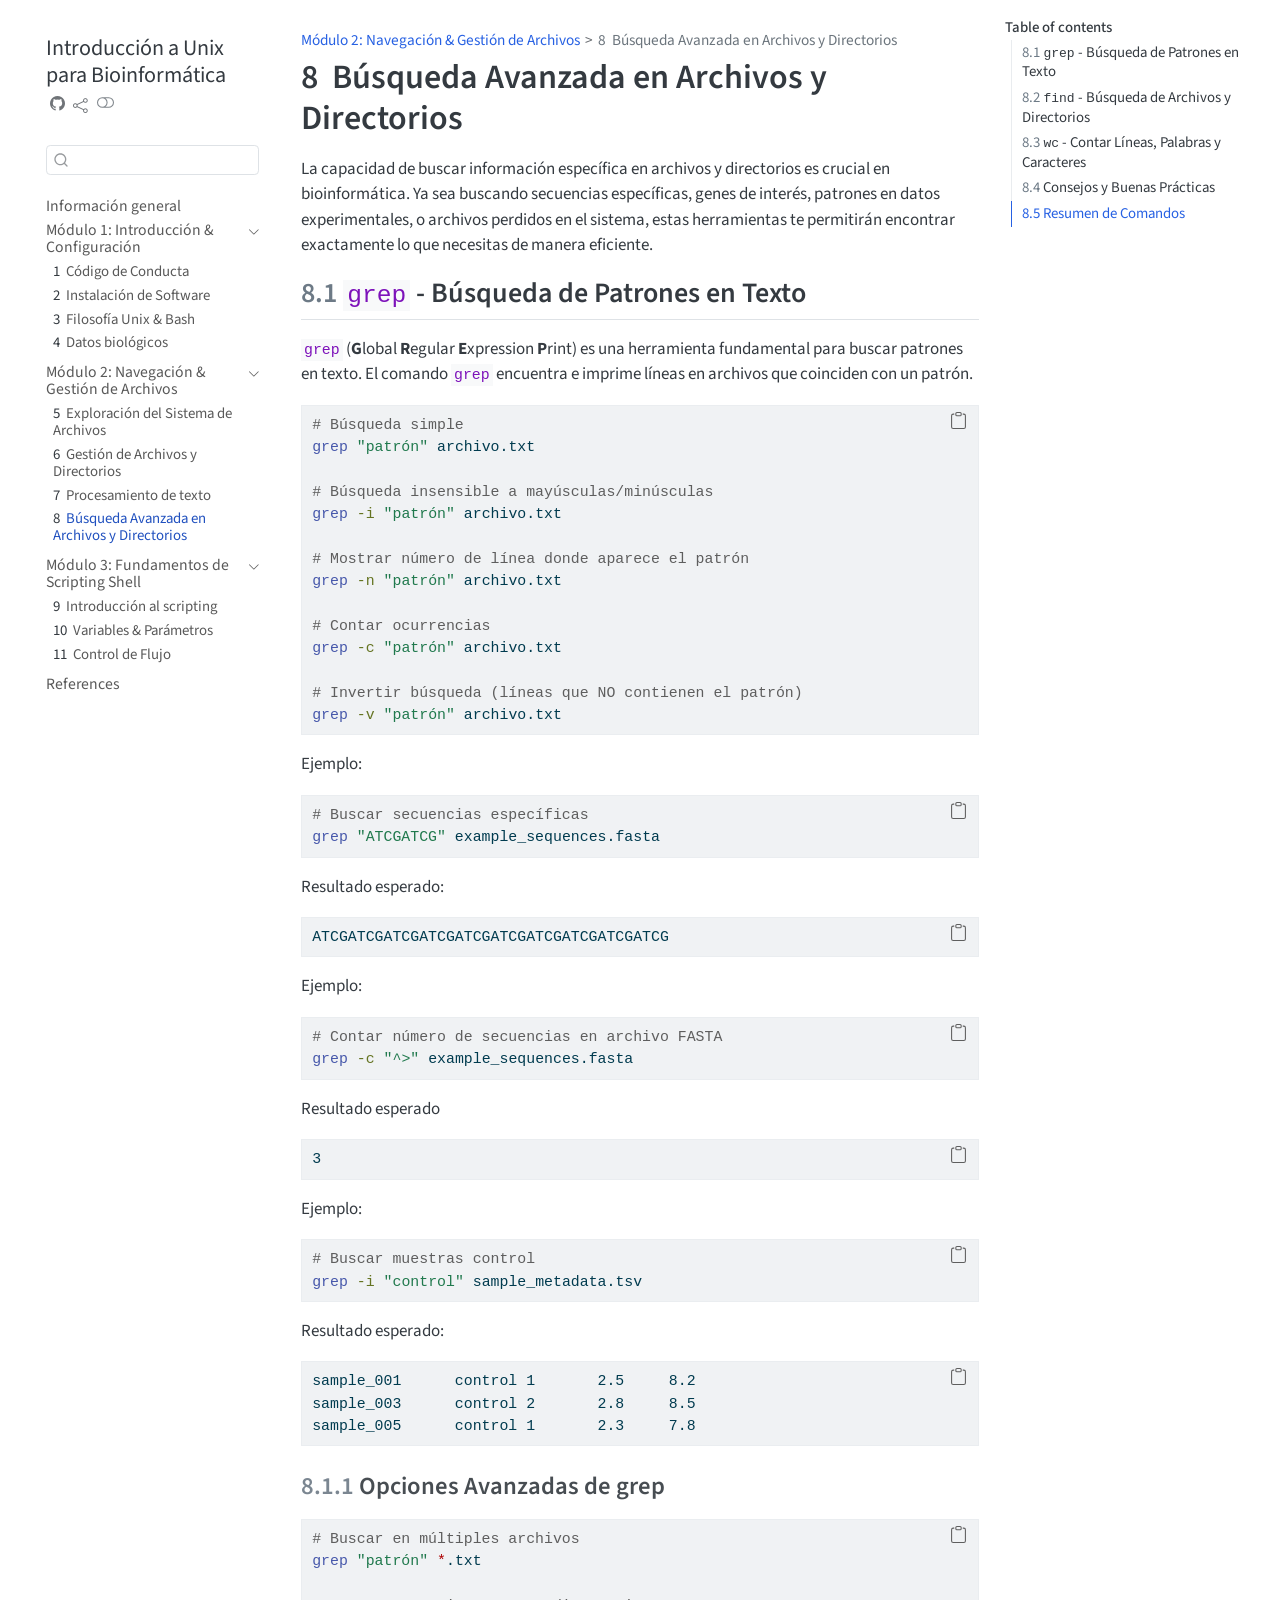
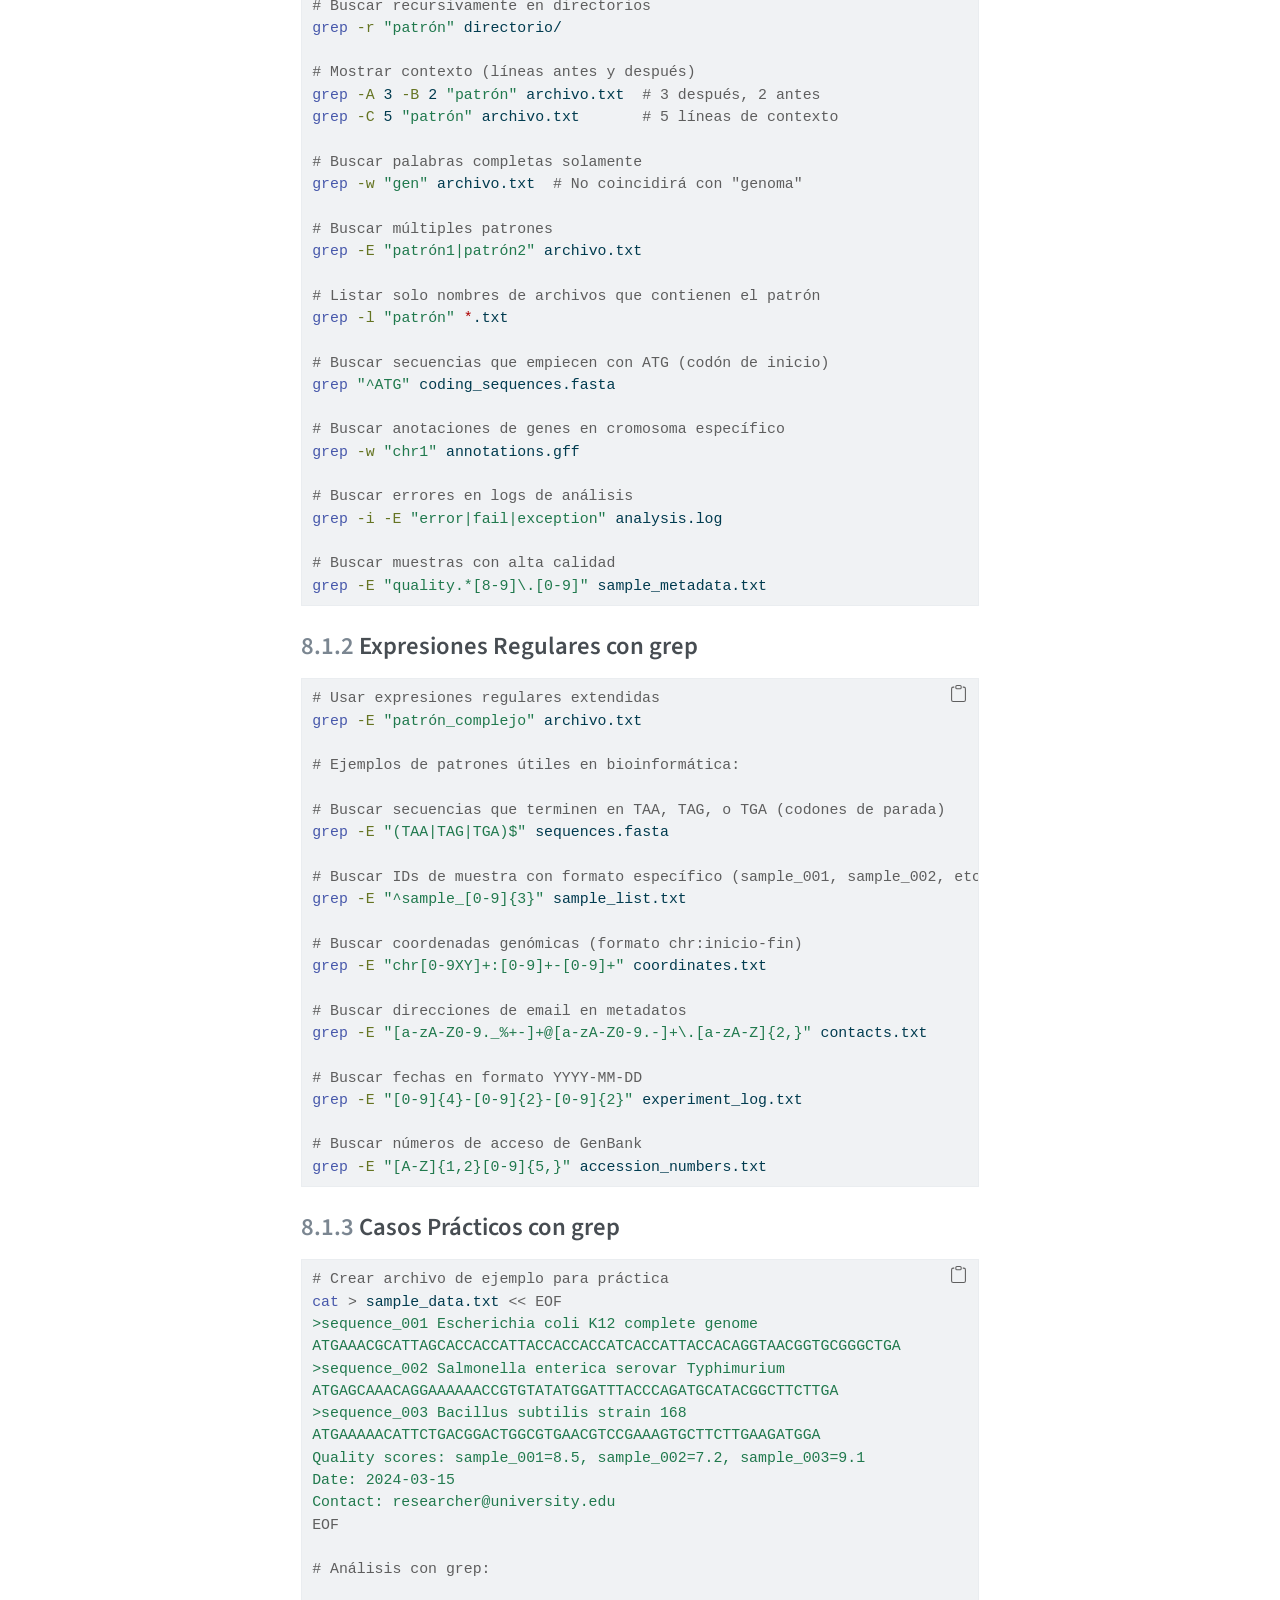
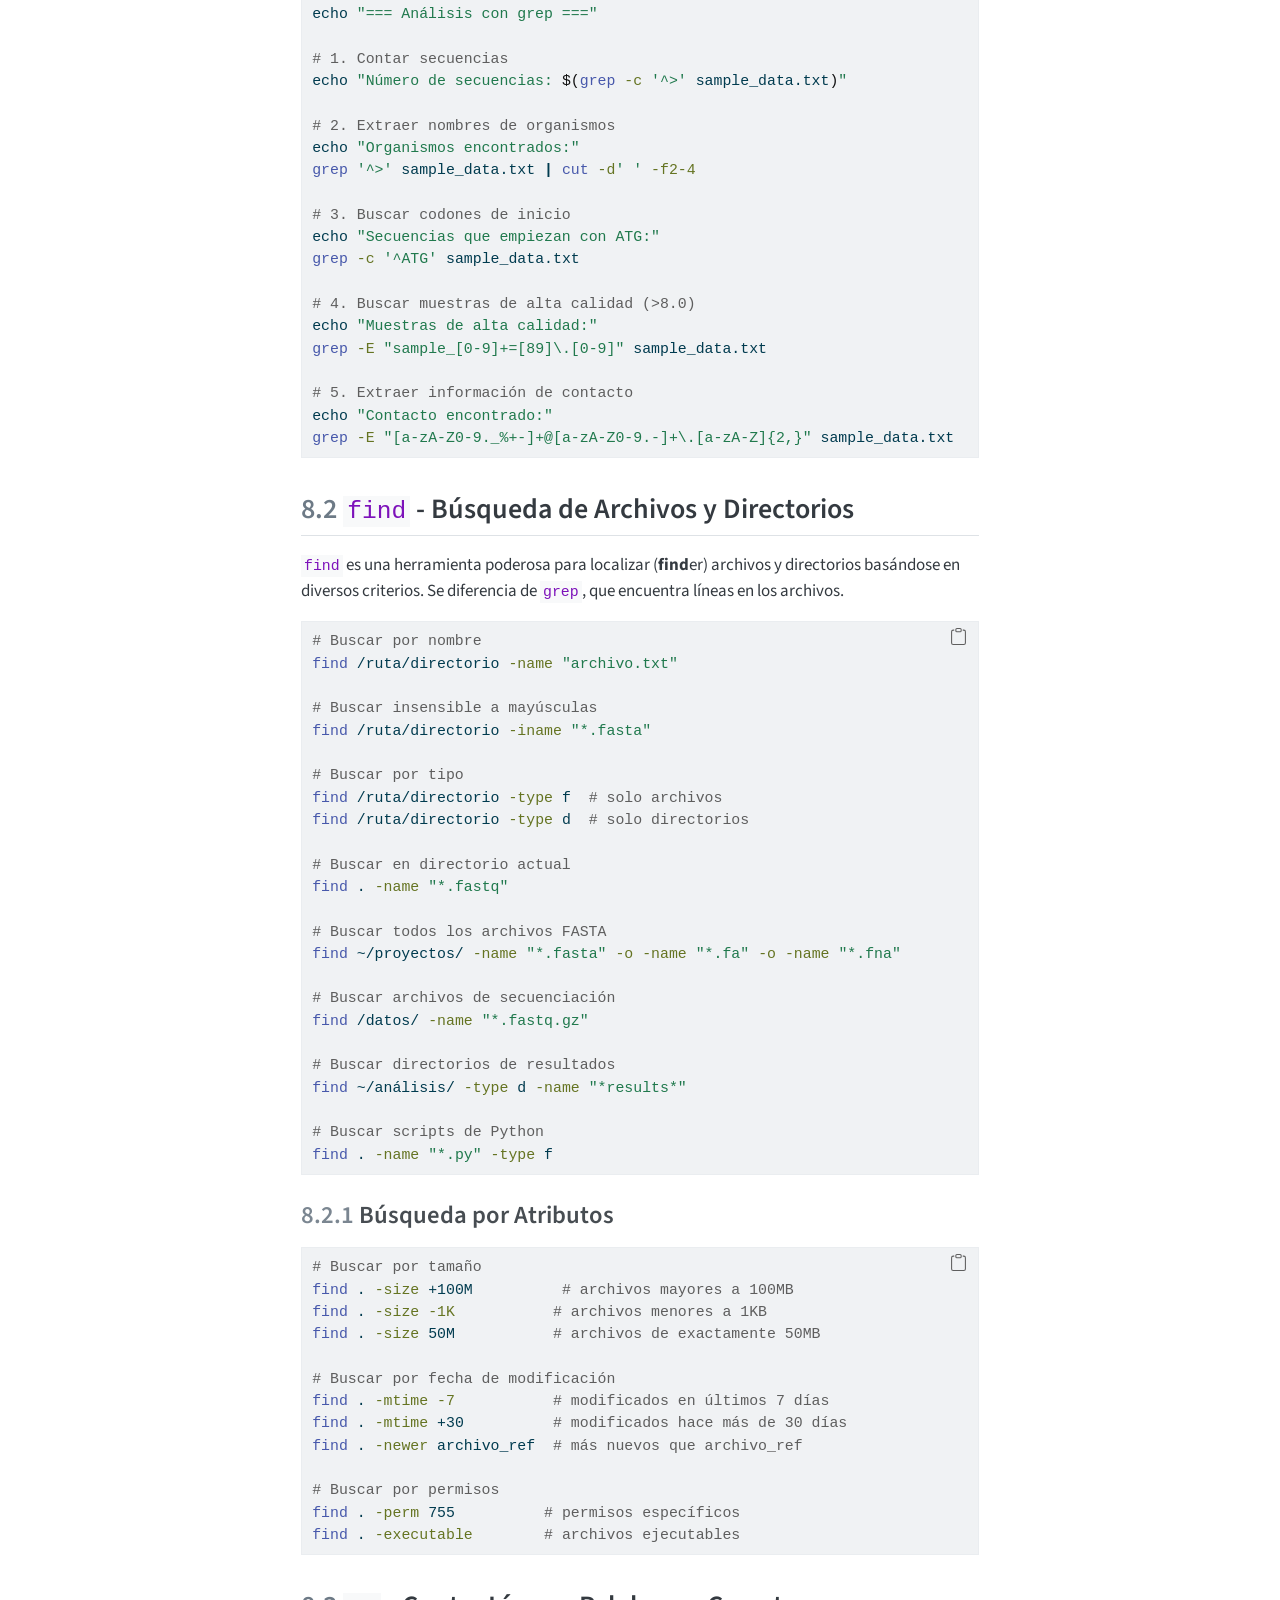
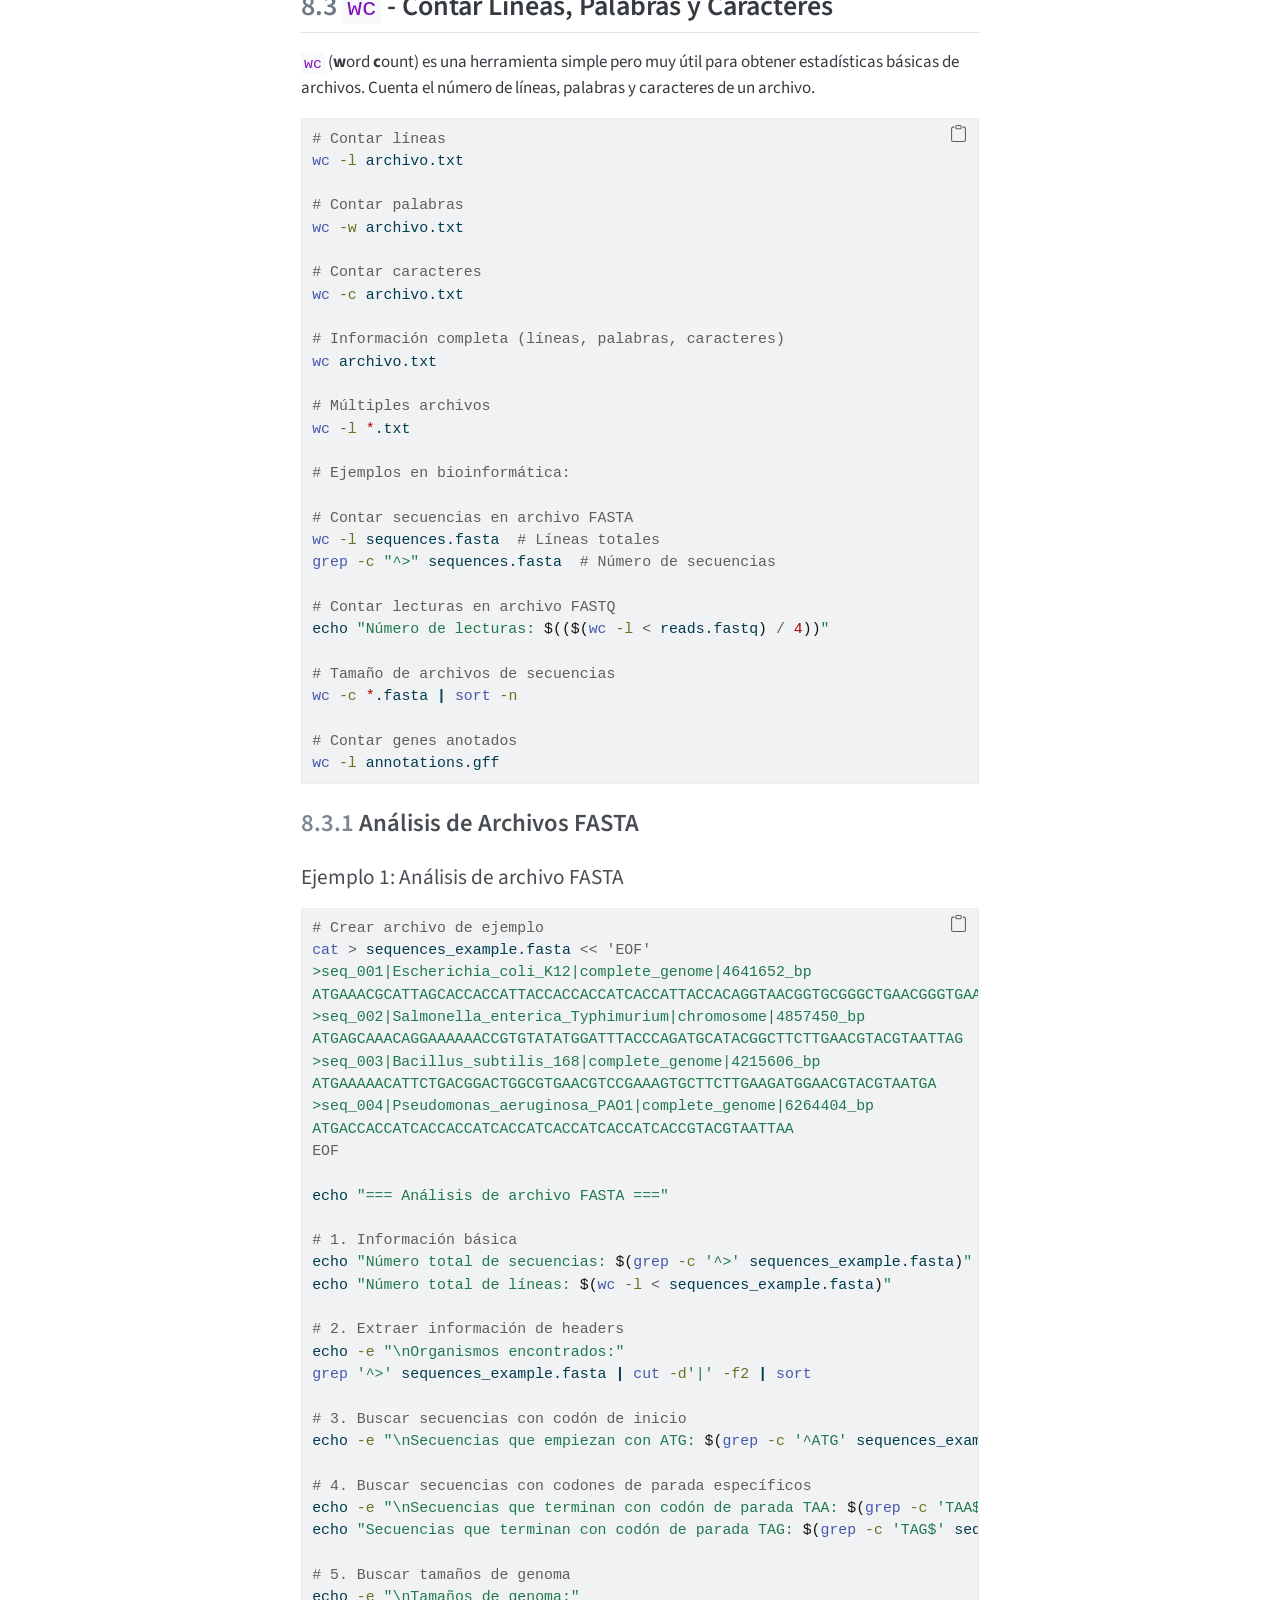
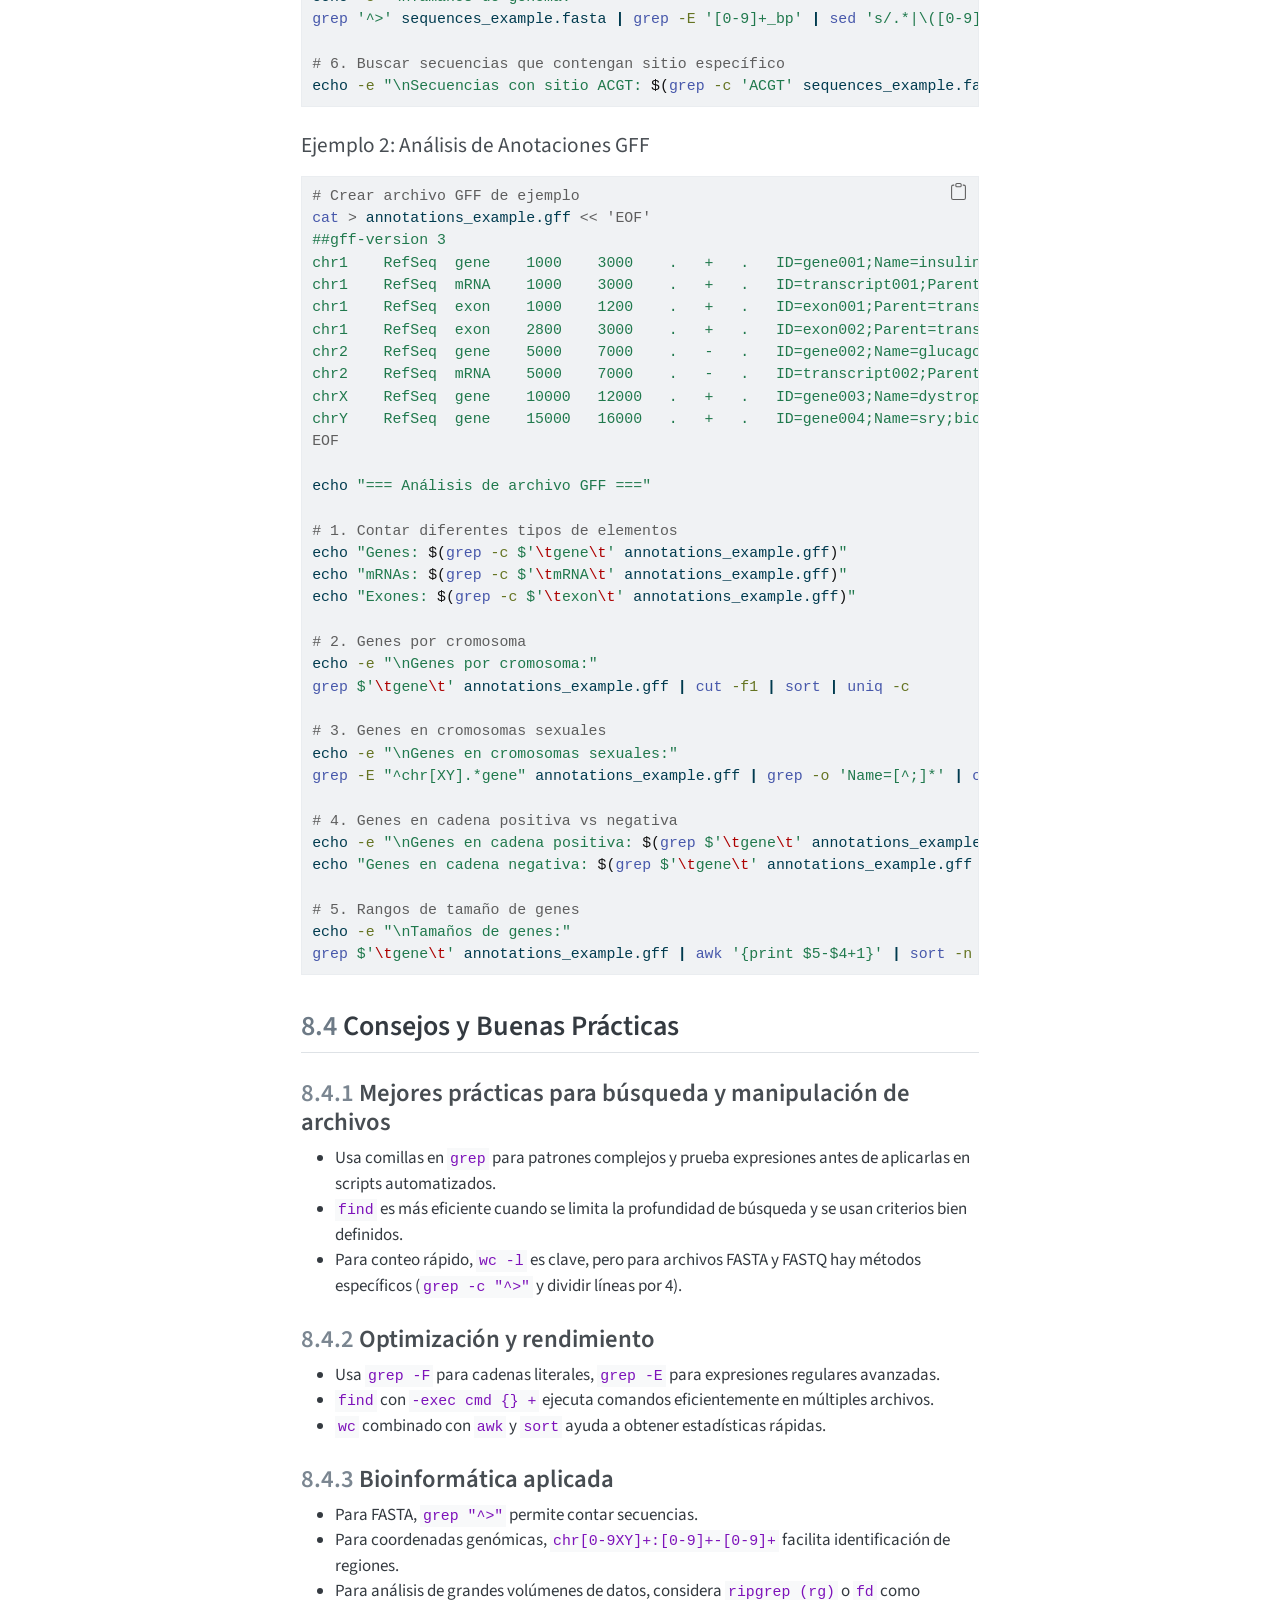
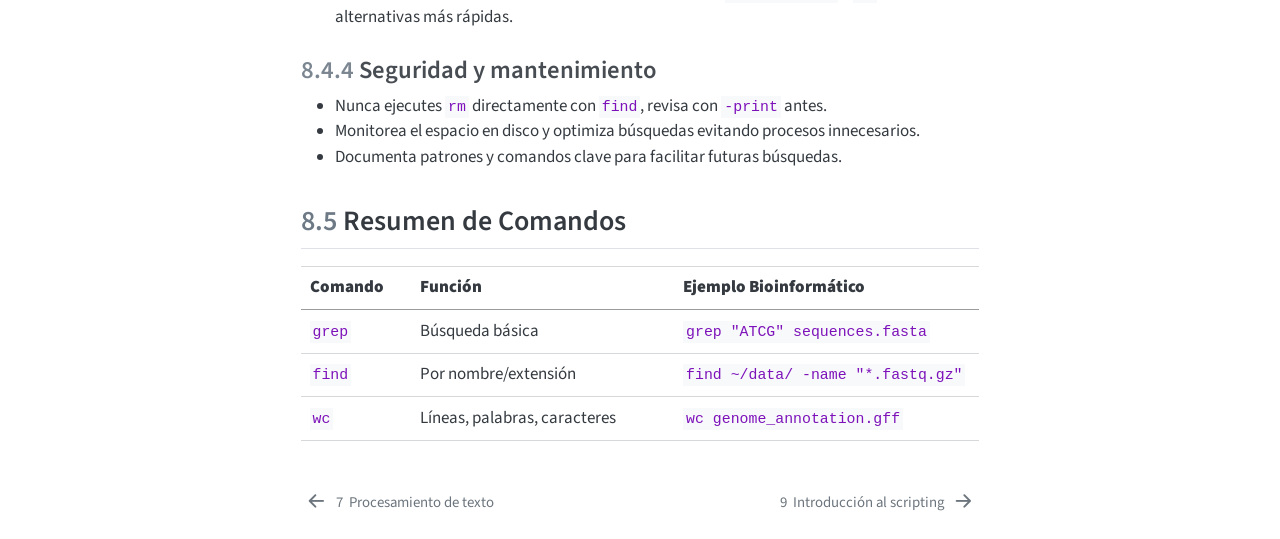
<file: docs/S2_04_busqueda_avanzada.html>
<!DOCTYPE html>
<html xmlns="http://www.w3.org/1999/xhtml" lang="en" xml:lang="en"><head>

<meta charset="utf-8">
<meta name="generator" content="quarto-1.6.40">

<meta name="viewport" content="width=device-width, initial-scale=1.0, user-scalable=yes">


<title>8&nbsp; Búsqueda Avanzada en Archivos y Directorios – Introducción a Unix para Bioinformática</title>
<style>
code{white-space: pre-wrap;}
span.smallcaps{font-variant: small-caps;}
div.columns{display: flex; gap: min(4vw, 1.5em);}
div.column{flex: auto; overflow-x: auto;}
div.hanging-indent{margin-left: 1.5em; text-indent: -1.5em;}
ul.task-list{list-style: none;}
ul.task-list li input[type="checkbox"] {
  width: 0.8em;
  margin: 0 0.8em 0.2em -1em; /* quarto-specific, see https://github.com/quarto-dev/quarto-cli/issues/4556 */ 
  vertical-align: middle;
}
/* CSS for syntax highlighting */
pre > code.sourceCode { white-space: pre; position: relative; }
pre > code.sourceCode > span { line-height: 1.25; }
pre > code.sourceCode > span:empty { height: 1.2em; }
.sourceCode { overflow: visible; }
code.sourceCode > span { color: inherit; text-decoration: inherit; }
div.sourceCode { margin: 1em 0; }
pre.sourceCode { margin: 0; }
@media screen {
div.sourceCode { overflow: auto; }
}
@media print {
pre > code.sourceCode { white-space: pre-wrap; }
pre > code.sourceCode > span { display: inline-block; text-indent: -5em; padding-left: 5em; }
}
pre.numberSource code
  { counter-reset: source-line 0; }
pre.numberSource code > span
  { position: relative; left: -4em; counter-increment: source-line; }
pre.numberSource code > span > a:first-child::before
  { content: counter(source-line);
    position: relative; left: -1em; text-align: right; vertical-align: baseline;
    border: none; display: inline-block;
    -webkit-touch-callout: none; -webkit-user-select: none;
    -khtml-user-select: none; -moz-user-select: none;
    -ms-user-select: none; user-select: none;
    padding: 0 4px; width: 4em;
  }
pre.numberSource { margin-left: 3em;  padding-left: 4px; }
div.sourceCode
  {   }
@media screen {
pre > code.sourceCode > span > a:first-child::before { text-decoration: underline; }
}
</style>


<script src="site_libs/quarto-nav/quarto-nav.js"></script>
<script src="site_libs/quarto-nav/headroom.min.js"></script>
<script src="site_libs/clipboard/clipboard.min.js"></script>
<script src="site_libs/quarto-search/autocomplete.umd.js"></script>
<script src="site_libs/quarto-search/fuse.min.js"></script>
<script src="site_libs/quarto-search/quarto-search.js"></script>
<meta name="quarto:offset" content="./">
<link href="./S3_01_introduccion_scripting.html" rel="next">
<link href="./S2_03_procesamiento_texto.html" rel="prev">
<link href="./images/LogoDavidAlberto.png" rel="icon" type="image/png">
<script src="site_libs/quarto-html/quarto.js"></script>
<script src="site_libs/quarto-html/popper.min.js"></script>
<script src="site_libs/quarto-html/tippy.umd.min.js"></script>
<script src="site_libs/quarto-html/anchor.min.js"></script>
<link href="site_libs/quarto-html/tippy.css" rel="stylesheet">
<link href="site_libs/quarto-html/quarto-syntax-highlighting-549806ee2085284f45b00abea8c6df48.css" rel="stylesheet" class="quarto-color-scheme" id="quarto-text-highlighting-styles">
<link href="site_libs/quarto-html/quarto-syntax-highlighting-dark-8ea72dc5fed832574809a9c94082fbbb.css" rel="prefetch" class="quarto-color-scheme quarto-color-alternate" id="quarto-text-highlighting-styles">
<script src="site_libs/bootstrap/bootstrap.min.js"></script>
<link href="site_libs/bootstrap/bootstrap-icons.css" rel="stylesheet">
<link href="site_libs/bootstrap/bootstrap-676a4cf67d3d9571e5d8445c1a0196c2.min.css" rel="stylesheet" append-hash="true" class="quarto-color-scheme" id="quarto-bootstrap" data-mode="light">
<link href="site_libs/bootstrap/bootstrap-dark-f5b120df93f135efa968972054afb89e.min.css" rel="prefetch" append-hash="true" class="quarto-color-scheme quarto-color-alternate" id="quarto-bootstrap" data-mode="dark">
<script id="quarto-search-options" type="application/json">{
  "location": "sidebar",
  "copy-button": false,
  "collapse-after": 3,
  "panel-placement": "start",
  "type": "textbox",
  "limit": 50,
  "keyboard-shortcut": [
    "f",
    "/",
    "s"
  ],
  "show-item-context": false,
  "language": {
    "search-no-results-text": "No results",
    "search-matching-documents-text": "matching documents",
    "search-copy-link-title": "Copy link to search",
    "search-hide-matches-text": "Hide additional matches",
    "search-more-match-text": "more match in this document",
    "search-more-matches-text": "more matches in this document",
    "search-clear-button-title": "Clear",
    "search-text-placeholder": "",
    "search-detached-cancel-button-title": "Cancel",
    "search-submit-button-title": "Submit",
    "search-label": "Search"
  }
}</script>


</head>

<body class="nav-sidebar floating">

<div id="quarto-search-results"></div>
  <header id="quarto-header" class="headroom fixed-top">
  <nav class="quarto-secondary-nav">
    <div class="container-fluid d-flex">
      <button type="button" class="quarto-btn-toggle btn" data-bs-toggle="collapse" role="button" data-bs-target=".quarto-sidebar-collapse-item" aria-controls="quarto-sidebar" aria-expanded="false" aria-label="Toggle sidebar navigation" onclick="if (window.quartoToggleHeadroom) { window.quartoToggleHeadroom(); }">
        <i class="bi bi-layout-text-sidebar-reverse"></i>
      </button>
        <nav class="quarto-page-breadcrumbs" aria-label="breadcrumb"><ol class="breadcrumb"><li class="breadcrumb-item"><a href="./S2_01_explorar_archivos.html">Módulo 2: Navegación &amp; Gestión de Archivos</a></li><li class="breadcrumb-item"><a href="./S2_04_busqueda_avanzada.html"><span class="chapter-number">8</span>&nbsp; <span class="chapter-title">Búsqueda Avanzada en Archivos y Directorios</span></a></li></ol></nav>
        <a class="flex-grow-1" role="navigation" data-bs-toggle="collapse" data-bs-target=".quarto-sidebar-collapse-item" aria-controls="quarto-sidebar" aria-expanded="false" aria-label="Toggle sidebar navigation" onclick="if (window.quartoToggleHeadroom) { window.quartoToggleHeadroom(); }">      
        </a>
      <button type="button" class="btn quarto-search-button" aria-label="Search" onclick="window.quartoOpenSearch();">
        <i class="bi bi-search"></i>
      </button>
    </div>
  </nav>
</header>
<!-- content -->
<div id="quarto-content" class="quarto-container page-columns page-rows-contents page-layout-article">
<!-- sidebar -->
  <nav id="quarto-sidebar" class="sidebar collapse collapse-horizontal quarto-sidebar-collapse-item sidebar-navigation floating overflow-auto">
    <div class="pt-lg-2 mt-2 text-left sidebar-header">
    <div class="sidebar-title mb-0 py-0">
      <a href="./">Introducción a Unix para Bioinformática</a> 
        <div class="sidebar-tools-main tools-wide">
    <a href="https://github.com/BioCode-Academy/Unix" title="Source Code" class="quarto-navigation-tool px-1" aria-label="Source Code"><i class="bi bi-github"></i></a>
    <div class="dropdown">
      <a href="" title="Share" id="quarto-navigation-tool-dropdown-0" class="quarto-navigation-tool dropdown-toggle px-1" data-bs-toggle="dropdown" aria-expanded="false" role="link" aria-label="Share"><i class="bi bi-share"></i></a>
      <ul class="dropdown-menu" aria-labelledby="quarto-navigation-tool-dropdown-0">
          <li>
            <a class="dropdown-item sidebar-tools-main-item" href="https://twitter.com/intent/tweet?url=|url|">
              <i class="bi bi-twitter pe-1"></i>
            Twitter
            </a>
          </li>
          <li>
            <a class="dropdown-item sidebar-tools-main-item" href="https://www.facebook.com/sharer/sharer.php?u=|url|">
              <i class="bi bi-facebook pe-1"></i>
            Facebook
            </a>
          </li>
          <li>
            <a class="dropdown-item sidebar-tools-main-item" href="https://www.linkedin.com/sharing/share-offsite/?url=|url|">
              <i class="bi bi-linkedin pe-1"></i>
            LinkedIn
            </a>
          </li>
      </ul>
    </div>
  <a href="" class="quarto-color-scheme-toggle quarto-navigation-tool  px-1" onclick="window.quartoToggleColorScheme(); return false;" title="Toggle dark mode"><i class="bi"></i></a>
</div>
    </div>
      </div>
        <div class="mt-2 flex-shrink-0 align-items-center">
        <div class="sidebar-search">
        <div id="quarto-search" class="" title="Search"></div>
        </div>
        </div>
    <div class="sidebar-menu-container"> 
    <ul class="list-unstyled mt-1">
        <li class="sidebar-item">
  <div class="sidebar-item-container"> 
  <a href="./index.html" class="sidebar-item-text sidebar-link">
 <span class="menu-text">Información general</span></a>
  </div>
</li>
        <li class="sidebar-item sidebar-item-section">
      <div class="sidebar-item-container"> 
            <a class="sidebar-item-text sidebar-link text-start" data-bs-toggle="collapse" data-bs-target="#quarto-sidebar-section-1" role="navigation" aria-expanded="true">
 <span class="menu-text">Módulo 1: Introducción &amp; Configuración</span></a>
          <a class="sidebar-item-toggle text-start" data-bs-toggle="collapse" data-bs-target="#quarto-sidebar-section-1" role="navigation" aria-expanded="true" aria-label="Toggle section">
            <i class="bi bi-chevron-right ms-2"></i>
          </a> 
      </div>
      <ul id="quarto-sidebar-section-1" class="collapse list-unstyled sidebar-section depth1 show">  
          <li class="sidebar-item">
  <div class="sidebar-item-container"> 
  <a href="./S1_01_codigo_conducta.html" class="sidebar-item-text sidebar-link">
 <span class="menu-text"><span class="chapter-number">1</span>&nbsp; <span class="chapter-title">Código de Conducta</span></span></a>
  </div>
</li>
          <li class="sidebar-item">
  <div class="sidebar-item-container"> 
  <a href="./S1_02_instalacion_software.html" class="sidebar-item-text sidebar-link">
 <span class="menu-text"><span class="chapter-number">2</span>&nbsp; <span class="chapter-title">Instalación de Software</span></span></a>
  </div>
</li>
          <li class="sidebar-item">
  <div class="sidebar-item-container"> 
  <a href="./S1_03_unix_bash.html" class="sidebar-item-text sidebar-link">
 <span class="menu-text"><span class="chapter-number">3</span>&nbsp; <span class="chapter-title">Filosofía Unix &amp; Bash</span></span></a>
  </div>
</li>
          <li class="sidebar-item">
  <div class="sidebar-item-container"> 
  <a href="./S1_04_datos_biologicos.html" class="sidebar-item-text sidebar-link">
 <span class="menu-text"><span class="chapter-number">4</span>&nbsp; <span class="chapter-title">Datos biológicos</span></span></a>
  </div>
</li>
      </ul>
  </li>
        <li class="sidebar-item sidebar-item-section">
      <div class="sidebar-item-container"> 
            <a class="sidebar-item-text sidebar-link text-start" data-bs-toggle="collapse" data-bs-target="#quarto-sidebar-section-2" role="navigation" aria-expanded="true">
 <span class="menu-text">Módulo 2: Navegación &amp; Gestión de Archivos</span></a>
          <a class="sidebar-item-toggle text-start" data-bs-toggle="collapse" data-bs-target="#quarto-sidebar-section-2" role="navigation" aria-expanded="true" aria-label="Toggle section">
            <i class="bi bi-chevron-right ms-2"></i>
          </a> 
      </div>
      <ul id="quarto-sidebar-section-2" class="collapse list-unstyled sidebar-section depth1 show">  
          <li class="sidebar-item">
  <div class="sidebar-item-container"> 
  <a href="./S2_01_explorar_archivos.html" class="sidebar-item-text sidebar-link">
 <span class="menu-text"><span class="chapter-number">5</span>&nbsp; <span class="chapter-title">Exploración del Sistema de Archivos</span></span></a>
  </div>
</li>
          <li class="sidebar-item">
  <div class="sidebar-item-container"> 
  <a href="./S2_02_gestion_archivos.html" class="sidebar-item-text sidebar-link">
 <span class="menu-text"><span class="chapter-number">6</span>&nbsp; <span class="chapter-title">Gestión de Archivos y Directorios</span></span></a>
  </div>
</li>
          <li class="sidebar-item">
  <div class="sidebar-item-container"> 
  <a href="./S2_03_procesamiento_texto.html" class="sidebar-item-text sidebar-link">
 <span class="menu-text"><span class="chapter-number">7</span>&nbsp; <span class="chapter-title">Procesamiento de texto</span></span></a>
  </div>
</li>
          <li class="sidebar-item">
  <div class="sidebar-item-container"> 
  <a href="./S2_04_busqueda_avanzada.html" class="sidebar-item-text sidebar-link active">
 <span class="menu-text"><span class="chapter-number">8</span>&nbsp; <span class="chapter-title">Búsqueda Avanzada en Archivos y Directorios</span></span></a>
  </div>
</li>
      </ul>
  </li>
        <li class="sidebar-item sidebar-item-section">
      <div class="sidebar-item-container"> 
            <a class="sidebar-item-text sidebar-link text-start" data-bs-toggle="collapse" data-bs-target="#quarto-sidebar-section-3" role="navigation" aria-expanded="true">
 <span class="menu-text">Módulo 3: Fundamentos de Scripting Shell</span></a>
          <a class="sidebar-item-toggle text-start" data-bs-toggle="collapse" data-bs-target="#quarto-sidebar-section-3" role="navigation" aria-expanded="true" aria-label="Toggle section">
            <i class="bi bi-chevron-right ms-2"></i>
          </a> 
      </div>
      <ul id="quarto-sidebar-section-3" class="collapse list-unstyled sidebar-section depth1 show">  
          <li class="sidebar-item">
  <div class="sidebar-item-container"> 
  <a href="./S3_01_introduccion_scripting.html" class="sidebar-item-text sidebar-link">
 <span class="menu-text"><span class="chapter-number">9</span>&nbsp; <span class="chapter-title">Introducción al scripting</span></span></a>
  </div>
</li>
          <li class="sidebar-item">
  <div class="sidebar-item-container"> 
  <a href="./S3_02_variables_parametros.html" class="sidebar-item-text sidebar-link">
 <span class="menu-text"><span class="chapter-number">10</span>&nbsp; <span class="chapter-title">Variables &amp; Parámetros</span></span></a>
  </div>
</li>
          <li class="sidebar-item">
  <div class="sidebar-item-container"> 
  <a href="./S3_03_control_flujo.html" class="sidebar-item-text sidebar-link">
 <span class="menu-text"><span class="chapter-number">11</span>&nbsp; <span class="chapter-title">Control de Flujo</span></span></a>
  </div>
</li>
      </ul>
  </li>
        <li class="sidebar-item">
  <div class="sidebar-item-container"> 
  <a href="./references.html" class="sidebar-item-text sidebar-link">
 <span class="menu-text">References</span></a>
  </div>
</li>
    </ul>
    </div>
</nav>
<div id="quarto-sidebar-glass" class="quarto-sidebar-collapse-item" data-bs-toggle="collapse" data-bs-target=".quarto-sidebar-collapse-item"></div>
<!-- margin-sidebar -->
    <div id="quarto-margin-sidebar" class="sidebar margin-sidebar">
        <nav id="TOC" role="doc-toc" class="toc-active">
    <h2 id="toc-title">Table of contents</h2>
   
  <ul>
  <li><a href="#grep---búsqueda-de-patrones-en-texto" id="toc-grep---búsqueda-de-patrones-en-texto" class="nav-link active" data-scroll-target="#grep---búsqueda-de-patrones-en-texto"><span class="header-section-number">8.1</span> <code>grep</code> - Búsqueda de Patrones en Texto</a>
  <ul>
  <li><a href="#opciones-avanzadas-de-grep" id="toc-opciones-avanzadas-de-grep" class="nav-link" data-scroll-target="#opciones-avanzadas-de-grep"><span class="header-section-number">8.1.1</span> Opciones Avanzadas de grep</a></li>
  <li><a href="#expresiones-regulares-con-grep" id="toc-expresiones-regulares-con-grep" class="nav-link" data-scroll-target="#expresiones-regulares-con-grep"><span class="header-section-number">8.1.2</span> Expresiones Regulares con grep</a></li>
  <li><a href="#casos-prácticos-con-grep" id="toc-casos-prácticos-con-grep" class="nav-link" data-scroll-target="#casos-prácticos-con-grep"><span class="header-section-number">8.1.3</span> Casos Prácticos con grep</a></li>
  </ul></li>
  <li><a href="#find---búsqueda-de-archivos-y-directorios" id="toc-find---búsqueda-de-archivos-y-directorios" class="nav-link" data-scroll-target="#find---búsqueda-de-archivos-y-directorios"><span class="header-section-number">8.2</span> <code>find</code> - Búsqueda de Archivos y Directorios</a>
  <ul>
  <li><a href="#búsqueda-por-atributos" id="toc-búsqueda-por-atributos" class="nav-link" data-scroll-target="#búsqueda-por-atributos"><span class="header-section-number">8.2.1</span> Búsqueda por Atributos</a></li>
  </ul></li>
  <li><a href="#wc---contar-líneas-palabras-y-caracteres" id="toc-wc---contar-líneas-palabras-y-caracteres" class="nav-link" data-scroll-target="#wc---contar-líneas-palabras-y-caracteres"><span class="header-section-number">8.3</span> <code>wc</code> - Contar Líneas, Palabras y Caracteres</a>
  <ul>
  <li><a href="#análisis-de-archivos-fasta" id="toc-análisis-de-archivos-fasta" class="nav-link" data-scroll-target="#análisis-de-archivos-fasta"><span class="header-section-number">8.3.1</span> Análisis de Archivos FASTA</a>
  <ul class="collapse">
  <li><a href="#ejemplo-1-análisis-de-archivo-fasta" id="toc-ejemplo-1-análisis-de-archivo-fasta" class="nav-link" data-scroll-target="#ejemplo-1-análisis-de-archivo-fasta">Ejemplo 1: Análisis de archivo FASTA</a></li>
  <li><a href="#ejemplo-2-análisis-de-anotaciones-gff" id="toc-ejemplo-2-análisis-de-anotaciones-gff" class="nav-link" data-scroll-target="#ejemplo-2-análisis-de-anotaciones-gff">Ejemplo 2: Análisis de Anotaciones GFF</a></li>
  </ul></li>
  </ul></li>
  <li><a href="#consejos-y-buenas-prácticas" id="toc-consejos-y-buenas-prácticas" class="nav-link" data-scroll-target="#consejos-y-buenas-prácticas"><span class="header-section-number">8.4</span> Consejos y Buenas Prácticas</a>
  <ul>
  <li><a href="#mejores-prácticas-para-búsqueda-y-manipulación-de-archivos" id="toc-mejores-prácticas-para-búsqueda-y-manipulación-de-archivos" class="nav-link" data-scroll-target="#mejores-prácticas-para-búsqueda-y-manipulación-de-archivos"><span class="header-section-number">8.4.1</span> Mejores prácticas para búsqueda y manipulación de archivos</a></li>
  <li><a href="#optimización-y-rendimiento" id="toc-optimización-y-rendimiento" class="nav-link" data-scroll-target="#optimización-y-rendimiento"><span class="header-section-number">8.4.2</span> Optimización y rendimiento</a></li>
  <li><a href="#bioinformática-aplicada" id="toc-bioinformática-aplicada" class="nav-link" data-scroll-target="#bioinformática-aplicada"><span class="header-section-number">8.4.3</span> Bioinformática aplicada</a></li>
  <li><a href="#seguridad-y-mantenimiento" id="toc-seguridad-y-mantenimiento" class="nav-link" data-scroll-target="#seguridad-y-mantenimiento"><span class="header-section-number">8.4.4</span> Seguridad y mantenimiento</a></li>
  </ul></li>
  <li><a href="#resumen-de-comandos" id="toc-resumen-de-comandos" class="nav-link" data-scroll-target="#resumen-de-comandos"><span class="header-section-number">8.5</span> Resumen de Comandos</a></li>
  </ul>
</nav>
    </div>
<!-- main -->
<main class="content" id="quarto-document-content">

<header id="title-block-header" class="quarto-title-block default"><nav class="quarto-page-breadcrumbs quarto-title-breadcrumbs d-none d-lg-block" aria-label="breadcrumb"><ol class="breadcrumb"><li class="breadcrumb-item"><a href="./S2_01_explorar_archivos.html">Módulo 2: Navegación &amp; Gestión de Archivos</a></li><li class="breadcrumb-item"><a href="./S2_04_busqueda_avanzada.html"><span class="chapter-number">8</span>&nbsp; <span class="chapter-title">Búsqueda Avanzada en Archivos y Directorios</span></a></li></ol></nav>
<div class="quarto-title">
<h1 class="title"><span class="chapter-number">8</span>&nbsp; <span class="chapter-title">Búsqueda Avanzada en Archivos y Directorios</span></h1>
</div>



<div class="quarto-title-meta">

    
  
    
  </div>
  


</header>


<p>La capacidad de buscar información específica en archivos y directorios es crucial en bioinformática. Ya sea buscando secuencias específicas, genes de interés, patrones en datos experimentales, o archivos perdidos en el sistema, estas herramientas te permitirán encontrar exactamente lo que necesitas de manera eficiente.</p>
<section id="grep---búsqueda-de-patrones-en-texto" class="level2" data-number="8.1">
<h2 data-number="8.1" class="anchored" data-anchor-id="grep---búsqueda-de-patrones-en-texto"><span class="header-section-number">8.1</span> <code>grep</code> - Búsqueda de Patrones en Texto</h2>
<p><code>grep</code> (<strong>G</strong>lobal <strong>R</strong>egular <strong>E</strong>xpression <strong>P</strong>rint) es una herramienta fundamental para buscar patrones en texto. El comando <code>grep</code> encuentra e imprime líneas en archivos que coinciden con un patrón.</p>
<div class="cell">
<div class="sourceCode cell-code" id="cb1"><pre class="sourceCode bash code-with-copy"><code class="sourceCode bash"><span id="cb1-1"><a href="#cb1-1" aria-hidden="true" tabindex="-1"></a><span class="co"># Búsqueda simple</span></span>
<span id="cb1-2"><a href="#cb1-2" aria-hidden="true" tabindex="-1"></a><span class="fu">grep</span> <span class="st">"patrón"</span> archivo.txt</span>
<span id="cb1-3"><a href="#cb1-3" aria-hidden="true" tabindex="-1"></a></span>
<span id="cb1-4"><a href="#cb1-4" aria-hidden="true" tabindex="-1"></a><span class="co"># Búsqueda insensible a mayúsculas/minúsculas</span></span>
<span id="cb1-5"><a href="#cb1-5" aria-hidden="true" tabindex="-1"></a><span class="fu">grep</span> <span class="at">-i</span> <span class="st">"patrón"</span> archivo.txt</span>
<span id="cb1-6"><a href="#cb1-6" aria-hidden="true" tabindex="-1"></a></span>
<span id="cb1-7"><a href="#cb1-7" aria-hidden="true" tabindex="-1"></a><span class="co"># Mostrar número de línea donde aparece el patrón</span></span>
<span id="cb1-8"><a href="#cb1-8" aria-hidden="true" tabindex="-1"></a><span class="fu">grep</span> <span class="at">-n</span> <span class="st">"patrón"</span> archivo.txt</span>
<span id="cb1-9"><a href="#cb1-9" aria-hidden="true" tabindex="-1"></a></span>
<span id="cb1-10"><a href="#cb1-10" aria-hidden="true" tabindex="-1"></a><span class="co"># Contar ocurrencias</span></span>
<span id="cb1-11"><a href="#cb1-11" aria-hidden="true" tabindex="-1"></a><span class="fu">grep</span> <span class="at">-c</span> <span class="st">"patrón"</span> archivo.txt</span>
<span id="cb1-12"><a href="#cb1-12" aria-hidden="true" tabindex="-1"></a></span>
<span id="cb1-13"><a href="#cb1-13" aria-hidden="true" tabindex="-1"></a><span class="co"># Invertir búsqueda (líneas que NO contienen el patrón)</span></span>
<span id="cb1-14"><a href="#cb1-14" aria-hidden="true" tabindex="-1"></a><span class="fu">grep</span> <span class="at">-v</span> <span class="st">"patrón"</span> archivo.txt</span></code><button title="Copy to Clipboard" class="code-copy-button"><i class="bi"></i></button></pre></div>
</div>
<p>Ejemplo:</p>
<div class="cell">
<div class="sourceCode cell-code" id="cb2"><pre class="sourceCode bash code-with-copy"><code class="sourceCode bash"><span id="cb2-1"><a href="#cb2-1" aria-hidden="true" tabindex="-1"></a><span class="co"># Buscar secuencias específicas</span></span>
<span id="cb2-2"><a href="#cb2-2" aria-hidden="true" tabindex="-1"></a><span class="fu">grep</span> <span class="st">"ATCGATCG"</span> example_sequences.fasta</span></code><button title="Copy to Clipboard" class="code-copy-button"><i class="bi"></i></button></pre></div>
</div>
<p>Resultado esperado:</p>
<div class="cell">
<div class="sourceCode cell-code" id="cb3"><pre class="sourceCode bash code-with-copy"><code class="sourceCode bash"><span id="cb3-1"><a href="#cb3-1" aria-hidden="true" tabindex="-1"></a><span class="ex">ATCGATCGATCGATCGATCGATCGATCGATCGATCGATCG</span></span></code><button title="Copy to Clipboard" class="code-copy-button"><i class="bi"></i></button></pre></div>
</div>
<p>Ejemplo:</p>
<div class="cell">
<div class="sourceCode cell-code" id="cb4"><pre class="sourceCode bash code-with-copy"><code class="sourceCode bash"><span id="cb4-1"><a href="#cb4-1" aria-hidden="true" tabindex="-1"></a><span class="co"># Contar número de secuencias en archivo FASTA</span></span>
<span id="cb4-2"><a href="#cb4-2" aria-hidden="true" tabindex="-1"></a><span class="fu">grep</span> <span class="at">-c</span> <span class="st">"^&gt;"</span> example_sequences.fasta</span></code><button title="Copy to Clipboard" class="code-copy-button"><i class="bi"></i></button></pre></div>
</div>
<p>Resultado esperado</p>
<div class="cell">
<div class="sourceCode cell-code" id="cb5"><pre class="sourceCode bash code-with-copy"><code class="sourceCode bash"><span id="cb5-1"><a href="#cb5-1" aria-hidden="true" tabindex="-1"></a><span class="ex">3</span></span></code><button title="Copy to Clipboard" class="code-copy-button"><i class="bi"></i></button></pre></div>
</div>
<p>Ejemplo:</p>
<div class="cell">
<div class="sourceCode cell-code" id="cb6"><pre class="sourceCode bash code-with-copy"><code class="sourceCode bash"><span id="cb6-1"><a href="#cb6-1" aria-hidden="true" tabindex="-1"></a><span class="co"># Buscar muestras control</span></span>
<span id="cb6-2"><a href="#cb6-2" aria-hidden="true" tabindex="-1"></a><span class="fu">grep</span> <span class="at">-i</span> <span class="st">"control"</span> sample_metadata.tsv</span></code><button title="Copy to Clipboard" class="code-copy-button"><i class="bi"></i></button></pre></div>
</div>
<p>Resultado esperado:</p>
<div class="cell">
<div class="sourceCode cell-code" id="cb7"><pre class="sourceCode bash code-with-copy"><code class="sourceCode bash"><span id="cb7-1"><a href="#cb7-1" aria-hidden="true" tabindex="-1"></a><span class="ex">sample_001</span>      control 1       2.5     8.2</span>
<span id="cb7-2"><a href="#cb7-2" aria-hidden="true" tabindex="-1"></a><span class="ex">sample_003</span>      control 2       2.8     8.5</span>
<span id="cb7-3"><a href="#cb7-3" aria-hidden="true" tabindex="-1"></a><span class="ex">sample_005</span>      control 1       2.3     7.8</span></code><button title="Copy to Clipboard" class="code-copy-button"><i class="bi"></i></button></pre></div>
</div>
<section id="opciones-avanzadas-de-grep" class="level3" data-number="8.1.1">
<h3 data-number="8.1.1" class="anchored" data-anchor-id="opciones-avanzadas-de-grep"><span class="header-section-number">8.1.1</span> Opciones Avanzadas de grep</h3>
<div class="cell">
<div class="sourceCode cell-code" id="cb8"><pre class="sourceCode bash code-with-copy"><code class="sourceCode bash"><span id="cb8-1"><a href="#cb8-1" aria-hidden="true" tabindex="-1"></a><span class="co"># Buscar en múltiples archivos</span></span>
<span id="cb8-2"><a href="#cb8-2" aria-hidden="true" tabindex="-1"></a><span class="fu">grep</span> <span class="st">"patrón"</span> <span class="pp">*</span>.txt</span>
<span id="cb8-3"><a href="#cb8-3" aria-hidden="true" tabindex="-1"></a></span>
<span id="cb8-4"><a href="#cb8-4" aria-hidden="true" tabindex="-1"></a><span class="co"># Buscar recursivamente en directorios</span></span>
<span id="cb8-5"><a href="#cb8-5" aria-hidden="true" tabindex="-1"></a><span class="fu">grep</span> <span class="at">-r</span> <span class="st">"patrón"</span> directorio/</span>
<span id="cb8-6"><a href="#cb8-6" aria-hidden="true" tabindex="-1"></a></span>
<span id="cb8-7"><a href="#cb8-7" aria-hidden="true" tabindex="-1"></a><span class="co"># Mostrar contexto (líneas antes y después)</span></span>
<span id="cb8-8"><a href="#cb8-8" aria-hidden="true" tabindex="-1"></a><span class="fu">grep</span> <span class="at">-A</span> 3 <span class="at">-B</span> 2 <span class="st">"patrón"</span> archivo.txt  <span class="co"># 3 después, 2 antes</span></span>
<span id="cb8-9"><a href="#cb8-9" aria-hidden="true" tabindex="-1"></a><span class="fu">grep</span> <span class="at">-C</span> 5 <span class="st">"patrón"</span> archivo.txt       <span class="co"># 5 líneas de contexto</span></span>
<span id="cb8-10"><a href="#cb8-10" aria-hidden="true" tabindex="-1"></a></span>
<span id="cb8-11"><a href="#cb8-11" aria-hidden="true" tabindex="-1"></a><span class="co"># Buscar palabras completas solamente</span></span>
<span id="cb8-12"><a href="#cb8-12" aria-hidden="true" tabindex="-1"></a><span class="fu">grep</span> <span class="at">-w</span> <span class="st">"gen"</span> archivo.txt  <span class="co"># No coincidirá con "genoma"</span></span>
<span id="cb8-13"><a href="#cb8-13" aria-hidden="true" tabindex="-1"></a></span>
<span id="cb8-14"><a href="#cb8-14" aria-hidden="true" tabindex="-1"></a><span class="co"># Buscar múltiples patrones</span></span>
<span id="cb8-15"><a href="#cb8-15" aria-hidden="true" tabindex="-1"></a><span class="fu">grep</span> <span class="at">-E</span> <span class="st">"patrón1|patrón2"</span> archivo.txt</span>
<span id="cb8-16"><a href="#cb8-16" aria-hidden="true" tabindex="-1"></a></span>
<span id="cb8-17"><a href="#cb8-17" aria-hidden="true" tabindex="-1"></a><span class="co"># Listar solo nombres de archivos que contienen el patrón</span></span>
<span id="cb8-18"><a href="#cb8-18" aria-hidden="true" tabindex="-1"></a><span class="fu">grep</span> <span class="at">-l</span> <span class="st">"patrón"</span> <span class="pp">*</span>.txt</span>
<span id="cb8-19"><a href="#cb8-19" aria-hidden="true" tabindex="-1"></a></span>
<span id="cb8-20"><a href="#cb8-20" aria-hidden="true" tabindex="-1"></a><span class="co"># Buscar secuencias que empiecen con ATG (codón de inicio)</span></span>
<span id="cb8-21"><a href="#cb8-21" aria-hidden="true" tabindex="-1"></a><span class="fu">grep</span> <span class="st">"^ATG"</span> coding_sequences.fasta</span>
<span id="cb8-22"><a href="#cb8-22" aria-hidden="true" tabindex="-1"></a></span>
<span id="cb8-23"><a href="#cb8-23" aria-hidden="true" tabindex="-1"></a><span class="co"># Buscar anotaciones de genes en cromosoma específico</span></span>
<span id="cb8-24"><a href="#cb8-24" aria-hidden="true" tabindex="-1"></a><span class="fu">grep</span> <span class="at">-w</span> <span class="st">"chr1"</span> annotations.gff</span>
<span id="cb8-25"><a href="#cb8-25" aria-hidden="true" tabindex="-1"></a></span>
<span id="cb8-26"><a href="#cb8-26" aria-hidden="true" tabindex="-1"></a><span class="co"># Buscar errores en logs de análisis</span></span>
<span id="cb8-27"><a href="#cb8-27" aria-hidden="true" tabindex="-1"></a><span class="fu">grep</span> <span class="at">-i</span> <span class="at">-E</span> <span class="st">"error|fail|exception"</span> analysis.log</span>
<span id="cb8-28"><a href="#cb8-28" aria-hidden="true" tabindex="-1"></a></span>
<span id="cb8-29"><a href="#cb8-29" aria-hidden="true" tabindex="-1"></a><span class="co"># Buscar muestras con alta calidad</span></span>
<span id="cb8-30"><a href="#cb8-30" aria-hidden="true" tabindex="-1"></a><span class="fu">grep</span> <span class="at">-E</span> <span class="st">"quality.*[8-9]\.[0-9]"</span> sample_metadata.txt</span></code><button title="Copy to Clipboard" class="code-copy-button"><i class="bi"></i></button></pre></div>
</div>
</section>
<section id="expresiones-regulares-con-grep" class="level3" data-number="8.1.2">
<h3 data-number="8.1.2" class="anchored" data-anchor-id="expresiones-regulares-con-grep"><span class="header-section-number">8.1.2</span> Expresiones Regulares con grep</h3>
<div class="cell">
<div class="sourceCode cell-code" id="cb9"><pre class="sourceCode bash code-with-copy"><code class="sourceCode bash"><span id="cb9-1"><a href="#cb9-1" aria-hidden="true" tabindex="-1"></a><span class="co"># Usar expresiones regulares extendidas</span></span>
<span id="cb9-2"><a href="#cb9-2" aria-hidden="true" tabindex="-1"></a><span class="fu">grep</span> <span class="at">-E</span> <span class="st">"patrón_complejo"</span> archivo.txt</span>
<span id="cb9-3"><a href="#cb9-3" aria-hidden="true" tabindex="-1"></a></span>
<span id="cb9-4"><a href="#cb9-4" aria-hidden="true" tabindex="-1"></a><span class="co"># Ejemplos de patrones útiles en bioinformática:</span></span>
<span id="cb9-5"><a href="#cb9-5" aria-hidden="true" tabindex="-1"></a></span>
<span id="cb9-6"><a href="#cb9-6" aria-hidden="true" tabindex="-1"></a><span class="co"># Buscar secuencias que terminen en TAA, TAG, o TGA (codones de parada)</span></span>
<span id="cb9-7"><a href="#cb9-7" aria-hidden="true" tabindex="-1"></a><span class="fu">grep</span> <span class="at">-E</span> <span class="st">"(TAA|TAG|TGA)$"</span> sequences.fasta</span>
<span id="cb9-8"><a href="#cb9-8" aria-hidden="true" tabindex="-1"></a></span>
<span id="cb9-9"><a href="#cb9-9" aria-hidden="true" tabindex="-1"></a><span class="co"># Buscar IDs de muestra con formato específico (sample_001, sample_002, etc.)</span></span>
<span id="cb9-10"><a href="#cb9-10" aria-hidden="true" tabindex="-1"></a><span class="fu">grep</span> <span class="at">-E</span> <span class="st">"^sample_[0-9]{3}"</span> sample_list.txt</span>
<span id="cb9-11"><a href="#cb9-11" aria-hidden="true" tabindex="-1"></a></span>
<span id="cb9-12"><a href="#cb9-12" aria-hidden="true" tabindex="-1"></a><span class="co"># Buscar coordenadas genómicas (formato chr:inicio-fin)</span></span>
<span id="cb9-13"><a href="#cb9-13" aria-hidden="true" tabindex="-1"></a><span class="fu">grep</span> <span class="at">-E</span> <span class="st">"chr[0-9XY]+:[0-9]+-[0-9]+"</span> coordinates.txt</span>
<span id="cb9-14"><a href="#cb9-14" aria-hidden="true" tabindex="-1"></a></span>
<span id="cb9-15"><a href="#cb9-15" aria-hidden="true" tabindex="-1"></a><span class="co"># Buscar direcciones de email en metadatos</span></span>
<span id="cb9-16"><a href="#cb9-16" aria-hidden="true" tabindex="-1"></a><span class="fu">grep</span> <span class="at">-E</span> <span class="st">"[a-zA-Z0-9._%+-]+@[a-zA-Z0-9.-]+\.[a-zA-Z]{2,}"</span> contacts.txt</span>
<span id="cb9-17"><a href="#cb9-17" aria-hidden="true" tabindex="-1"></a></span>
<span id="cb9-18"><a href="#cb9-18" aria-hidden="true" tabindex="-1"></a><span class="co"># Buscar fechas en formato YYYY-MM-DD</span></span>
<span id="cb9-19"><a href="#cb9-19" aria-hidden="true" tabindex="-1"></a><span class="fu">grep</span> <span class="at">-E</span> <span class="st">"[0-9]{4}-[0-9]{2}-[0-9]{2}"</span> experiment_log.txt</span>
<span id="cb9-20"><a href="#cb9-20" aria-hidden="true" tabindex="-1"></a></span>
<span id="cb9-21"><a href="#cb9-21" aria-hidden="true" tabindex="-1"></a><span class="co"># Buscar números de acceso de GenBank</span></span>
<span id="cb9-22"><a href="#cb9-22" aria-hidden="true" tabindex="-1"></a><span class="fu">grep</span> <span class="at">-E</span> <span class="st">"[A-Z]{1,2}[0-9]{5,}"</span> accession_numbers.txt</span></code><button title="Copy to Clipboard" class="code-copy-button"><i class="bi"></i></button></pre></div>
</div>
</section>
<section id="casos-prácticos-con-grep" class="level3" data-number="8.1.3">
<h3 data-number="8.1.3" class="anchored" data-anchor-id="casos-prácticos-con-grep"><span class="header-section-number">8.1.3</span> Casos Prácticos con grep</h3>
<div class="cell">
<div class="sourceCode cell-code" id="cb10"><pre class="sourceCode bash code-with-copy"><code class="sourceCode bash"><span id="cb10-1"><a href="#cb10-1" aria-hidden="true" tabindex="-1"></a><span class="co"># Crear archivo de ejemplo para práctica</span></span>
<span id="cb10-2"><a href="#cb10-2" aria-hidden="true" tabindex="-1"></a><span class="fu">cat</span> <span class="op">&gt;</span> sample_data.txt <span class="op">&lt;&lt; EOF</span></span>
<span id="cb10-3"><a href="#cb10-3" aria-hidden="true" tabindex="-1"></a><span class="st">&gt;sequence_001 Escherichia coli K12 complete genome</span></span>
<span id="cb10-4"><a href="#cb10-4" aria-hidden="true" tabindex="-1"></a><span class="st">ATGAAACGCATTAGCACCACCATTACCACCACCATCACCATTACCACAGGTAACGGTGCGGGCTGA</span></span>
<span id="cb10-5"><a href="#cb10-5" aria-hidden="true" tabindex="-1"></a><span class="st">&gt;sequence_002 Salmonella enterica serovar Typhimurium</span></span>
<span id="cb10-6"><a href="#cb10-6" aria-hidden="true" tabindex="-1"></a><span class="st">ATGAGCAAACAGGAAAAAACCGTGTATATGGATTTACCCAGATGCATACGGCTTCTTGA</span></span>
<span id="cb10-7"><a href="#cb10-7" aria-hidden="true" tabindex="-1"></a><span class="st">&gt;sequence_003 Bacillus subtilis strain 168</span></span>
<span id="cb10-8"><a href="#cb10-8" aria-hidden="true" tabindex="-1"></a><span class="st">ATGAAAAACATTCTGACGGACTGGCGTGAACGTCCGAAAGTGCTTCTTGAAGATGGA</span></span>
<span id="cb10-9"><a href="#cb10-9" aria-hidden="true" tabindex="-1"></a><span class="st">Quality scores: sample_001=8.5, sample_002=7.2, sample_003=9.1</span></span>
<span id="cb10-10"><a href="#cb10-10" aria-hidden="true" tabindex="-1"></a><span class="st">Date: 2024-03-15</span></span>
<span id="cb10-11"><a href="#cb10-11" aria-hidden="true" tabindex="-1"></a><span class="st">Contact: researcher@university.edu</span></span>
<span id="cb10-12"><a href="#cb10-12" aria-hidden="true" tabindex="-1"></a><span class="op">EOF</span></span>
<span id="cb10-13"><a href="#cb10-13" aria-hidden="true" tabindex="-1"></a></span>
<span id="cb10-14"><a href="#cb10-14" aria-hidden="true" tabindex="-1"></a><span class="co"># Análisis con grep:</span></span>
<span id="cb10-15"><a href="#cb10-15" aria-hidden="true" tabindex="-1"></a></span>
<span id="cb10-16"><a href="#cb10-16" aria-hidden="true" tabindex="-1"></a><span class="bu">echo</span> <span class="st">"=== Análisis con grep ==="</span></span>
<span id="cb10-17"><a href="#cb10-17" aria-hidden="true" tabindex="-1"></a></span>
<span id="cb10-18"><a href="#cb10-18" aria-hidden="true" tabindex="-1"></a><span class="co"># 1. Contar secuencias</span></span>
<span id="cb10-19"><a href="#cb10-19" aria-hidden="true" tabindex="-1"></a><span class="bu">echo</span> <span class="st">"Número de secuencias: </span><span class="va">$(</span><span class="fu">grep</span> <span class="at">-c</span> <span class="st">'^&gt;'</span> sample_data.txt<span class="va">)</span><span class="st">"</span></span>
<span id="cb10-20"><a href="#cb10-20" aria-hidden="true" tabindex="-1"></a></span>
<span id="cb10-21"><a href="#cb10-21" aria-hidden="true" tabindex="-1"></a><span class="co"># 2. Extraer nombres de organismos</span></span>
<span id="cb10-22"><a href="#cb10-22" aria-hidden="true" tabindex="-1"></a><span class="bu">echo</span> <span class="st">"Organismos encontrados:"</span></span>
<span id="cb10-23"><a href="#cb10-23" aria-hidden="true" tabindex="-1"></a><span class="fu">grep</span> <span class="st">'^&gt;'</span> sample_data.txt <span class="kw">|</span> <span class="fu">cut</span> <span class="at">-d</span><span class="st">' '</span> <span class="at">-f2-4</span></span>
<span id="cb10-24"><a href="#cb10-24" aria-hidden="true" tabindex="-1"></a></span>
<span id="cb10-25"><a href="#cb10-25" aria-hidden="true" tabindex="-1"></a><span class="co"># 3. Buscar codones de inicio</span></span>
<span id="cb10-26"><a href="#cb10-26" aria-hidden="true" tabindex="-1"></a><span class="bu">echo</span> <span class="st">"Secuencias que empiezan con ATG:"</span></span>
<span id="cb10-27"><a href="#cb10-27" aria-hidden="true" tabindex="-1"></a><span class="fu">grep</span> <span class="at">-c</span> <span class="st">'^ATG'</span> sample_data.txt</span>
<span id="cb10-28"><a href="#cb10-28" aria-hidden="true" tabindex="-1"></a></span>
<span id="cb10-29"><a href="#cb10-29" aria-hidden="true" tabindex="-1"></a><span class="co"># 4. Buscar muestras de alta calidad (&gt;8.0)</span></span>
<span id="cb10-30"><a href="#cb10-30" aria-hidden="true" tabindex="-1"></a><span class="bu">echo</span> <span class="st">"Muestras de alta calidad:"</span></span>
<span id="cb10-31"><a href="#cb10-31" aria-hidden="true" tabindex="-1"></a><span class="fu">grep</span> <span class="at">-E</span> <span class="st">"sample_[0-9]+=[89]\.[0-9]"</span> sample_data.txt</span>
<span id="cb10-32"><a href="#cb10-32" aria-hidden="true" tabindex="-1"></a></span>
<span id="cb10-33"><a href="#cb10-33" aria-hidden="true" tabindex="-1"></a><span class="co"># 5. Extraer información de contacto</span></span>
<span id="cb10-34"><a href="#cb10-34" aria-hidden="true" tabindex="-1"></a><span class="bu">echo</span> <span class="st">"Contacto encontrado:"</span></span>
<span id="cb10-35"><a href="#cb10-35" aria-hidden="true" tabindex="-1"></a><span class="fu">grep</span> <span class="at">-E</span> <span class="st">"[a-zA-Z0-9._%+-]+@[a-zA-Z0-9.-]+\.[a-zA-Z]{2,}"</span> sample_data.txt</span></code><button title="Copy to Clipboard" class="code-copy-button"><i class="bi"></i></button></pre></div>
</div>
</section>
</section>
<section id="find---búsqueda-de-archivos-y-directorios" class="level2" data-number="8.2">
<h2 data-number="8.2" class="anchored" data-anchor-id="find---búsqueda-de-archivos-y-directorios"><span class="header-section-number">8.2</span> <code>find</code> - Búsqueda de Archivos y Directorios</h2>
<p><code>find</code> es una herramienta poderosa para localizar (<strong>find</strong>er) archivos y directorios basándose en diversos criterios. Se diferencia de <code>grep</code>, que encuentra líneas en los archivos.</p>
<div class="cell">
<div class="sourceCode cell-code" id="cb11"><pre class="sourceCode bash code-with-copy"><code class="sourceCode bash"><span id="cb11-1"><a href="#cb11-1" aria-hidden="true" tabindex="-1"></a><span class="co"># Buscar por nombre</span></span>
<span id="cb11-2"><a href="#cb11-2" aria-hidden="true" tabindex="-1"></a><span class="fu">find</span> /ruta/directorio <span class="at">-name</span> <span class="st">"archivo.txt"</span></span>
<span id="cb11-3"><a href="#cb11-3" aria-hidden="true" tabindex="-1"></a></span>
<span id="cb11-4"><a href="#cb11-4" aria-hidden="true" tabindex="-1"></a><span class="co"># Buscar insensible a mayúsculas</span></span>
<span id="cb11-5"><a href="#cb11-5" aria-hidden="true" tabindex="-1"></a><span class="fu">find</span> /ruta/directorio <span class="at">-iname</span> <span class="st">"*.fasta"</span></span>
<span id="cb11-6"><a href="#cb11-6" aria-hidden="true" tabindex="-1"></a></span>
<span id="cb11-7"><a href="#cb11-7" aria-hidden="true" tabindex="-1"></a><span class="co"># Buscar por tipo</span></span>
<span id="cb11-8"><a href="#cb11-8" aria-hidden="true" tabindex="-1"></a><span class="fu">find</span> /ruta/directorio <span class="at">-type</span> f  <span class="co"># solo archivos</span></span>
<span id="cb11-9"><a href="#cb11-9" aria-hidden="true" tabindex="-1"></a><span class="fu">find</span> /ruta/directorio <span class="at">-type</span> d  <span class="co"># solo directorios</span></span>
<span id="cb11-10"><a href="#cb11-10" aria-hidden="true" tabindex="-1"></a></span>
<span id="cb11-11"><a href="#cb11-11" aria-hidden="true" tabindex="-1"></a><span class="co"># Buscar en directorio actual</span></span>
<span id="cb11-12"><a href="#cb11-12" aria-hidden="true" tabindex="-1"></a><span class="fu">find</span> . <span class="at">-name</span> <span class="st">"*.fastq"</span></span>
<span id="cb11-13"><a href="#cb11-13" aria-hidden="true" tabindex="-1"></a></span>
<span id="cb11-14"><a href="#cb11-14" aria-hidden="true" tabindex="-1"></a><span class="co"># Buscar todos los archivos FASTA</span></span>
<span id="cb11-15"><a href="#cb11-15" aria-hidden="true" tabindex="-1"></a><span class="fu">find</span> ~/proyectos/ <span class="at">-name</span> <span class="st">"*.fasta"</span> <span class="at">-o</span> <span class="at">-name</span> <span class="st">"*.fa"</span> <span class="at">-o</span> <span class="at">-name</span> <span class="st">"*.fna"</span></span>
<span id="cb11-16"><a href="#cb11-16" aria-hidden="true" tabindex="-1"></a></span>
<span id="cb11-17"><a href="#cb11-17" aria-hidden="true" tabindex="-1"></a><span class="co"># Buscar archivos de secuenciación</span></span>
<span id="cb11-18"><a href="#cb11-18" aria-hidden="true" tabindex="-1"></a><span class="fu">find</span> /datos/ <span class="at">-name</span> <span class="st">"*.fastq.gz"</span></span>
<span id="cb11-19"><a href="#cb11-19" aria-hidden="true" tabindex="-1"></a></span>
<span id="cb11-20"><a href="#cb11-20" aria-hidden="true" tabindex="-1"></a><span class="co"># Buscar directorios de resultados</span></span>
<span id="cb11-21"><a href="#cb11-21" aria-hidden="true" tabindex="-1"></a><span class="fu">find</span> ~/análisis/ <span class="at">-type</span> d <span class="at">-name</span> <span class="st">"*results*"</span></span>
<span id="cb11-22"><a href="#cb11-22" aria-hidden="true" tabindex="-1"></a></span>
<span id="cb11-23"><a href="#cb11-23" aria-hidden="true" tabindex="-1"></a><span class="co"># Buscar scripts de Python</span></span>
<span id="cb11-24"><a href="#cb11-24" aria-hidden="true" tabindex="-1"></a><span class="fu">find</span> . <span class="at">-name</span> <span class="st">"*.py"</span> <span class="at">-type</span> f</span></code><button title="Copy to Clipboard" class="code-copy-button"><i class="bi"></i></button></pre></div>
</div>
<section id="búsqueda-por-atributos" class="level3" data-number="8.2.1">
<h3 data-number="8.2.1" class="anchored" data-anchor-id="búsqueda-por-atributos"><span class="header-section-number">8.2.1</span> Búsqueda por Atributos</h3>
<div class="cell">
<div class="sourceCode cell-code" id="cb12"><pre class="sourceCode bash code-with-copy"><code class="sourceCode bash"><span id="cb12-1"><a href="#cb12-1" aria-hidden="true" tabindex="-1"></a><span class="co"># Buscar por tamaño</span></span>
<span id="cb12-2"><a href="#cb12-2" aria-hidden="true" tabindex="-1"></a><span class="fu">find</span> . <span class="at">-size</span> +100M          <span class="co"># archivos mayores a 100MB</span></span>
<span id="cb12-3"><a href="#cb12-3" aria-hidden="true" tabindex="-1"></a><span class="fu">find</span> . <span class="at">-size</span> <span class="at">-1K</span>           <span class="co"># archivos menores a 1KB</span></span>
<span id="cb12-4"><a href="#cb12-4" aria-hidden="true" tabindex="-1"></a><span class="fu">find</span> . <span class="at">-size</span> 50M           <span class="co"># archivos de exactamente 50MB</span></span>
<span id="cb12-5"><a href="#cb12-5" aria-hidden="true" tabindex="-1"></a></span>
<span id="cb12-6"><a href="#cb12-6" aria-hidden="true" tabindex="-1"></a><span class="co"># Buscar por fecha de modificación</span></span>
<span id="cb12-7"><a href="#cb12-7" aria-hidden="true" tabindex="-1"></a><span class="fu">find</span> . <span class="at">-mtime</span> <span class="at">-7</span>           <span class="co"># modificados en últimos 7 días</span></span>
<span id="cb12-8"><a href="#cb12-8" aria-hidden="true" tabindex="-1"></a><span class="fu">find</span> . <span class="at">-mtime</span> +30          <span class="co"># modificados hace más de 30 días</span></span>
<span id="cb12-9"><a href="#cb12-9" aria-hidden="true" tabindex="-1"></a><span class="fu">find</span> . <span class="at">-newer</span> archivo_ref  <span class="co"># más nuevos que archivo_ref</span></span>
<span id="cb12-10"><a href="#cb12-10" aria-hidden="true" tabindex="-1"></a></span>
<span id="cb12-11"><a href="#cb12-11" aria-hidden="true" tabindex="-1"></a><span class="co"># Buscar por permisos</span></span>
<span id="cb12-12"><a href="#cb12-12" aria-hidden="true" tabindex="-1"></a><span class="fu">find</span> . <span class="at">-perm</span> 755          <span class="co"># permisos específicos</span></span>
<span id="cb12-13"><a href="#cb12-13" aria-hidden="true" tabindex="-1"></a><span class="fu">find</span> . <span class="at">-executable</span>        <span class="co"># archivos ejecutables</span></span></code><button title="Copy to Clipboard" class="code-copy-button"><i class="bi"></i></button></pre></div>
</div>
</section>
</section>
<section id="wc---contar-líneas-palabras-y-caracteres" class="level2" data-number="8.3">
<h2 data-number="8.3" class="anchored" data-anchor-id="wc---contar-líneas-palabras-y-caracteres"><span class="header-section-number">8.3</span> <code>wc</code> - Contar Líneas, Palabras y Caracteres</h2>
<p><code>wc</code> (<strong>w</strong>ord <strong>c</strong>ount) es una herramienta simple pero muy útil para obtener estadísticas básicas de archivos. Cuenta el número de líneas, palabras y caracteres de un archivo.</p>
<div class="cell">
<div class="sourceCode cell-code" id="cb13"><pre class="sourceCode bash code-with-copy"><code class="sourceCode bash"><span id="cb13-1"><a href="#cb13-1" aria-hidden="true" tabindex="-1"></a><span class="co"># Contar líneas</span></span>
<span id="cb13-2"><a href="#cb13-2" aria-hidden="true" tabindex="-1"></a><span class="fu">wc</span> <span class="at">-l</span> archivo.txt</span>
<span id="cb13-3"><a href="#cb13-3" aria-hidden="true" tabindex="-1"></a></span>
<span id="cb13-4"><a href="#cb13-4" aria-hidden="true" tabindex="-1"></a><span class="co"># Contar palabras</span></span>
<span id="cb13-5"><a href="#cb13-5" aria-hidden="true" tabindex="-1"></a><span class="fu">wc</span> <span class="at">-w</span> archivo.txt</span>
<span id="cb13-6"><a href="#cb13-6" aria-hidden="true" tabindex="-1"></a></span>
<span id="cb13-7"><a href="#cb13-7" aria-hidden="true" tabindex="-1"></a><span class="co"># Contar caracteres</span></span>
<span id="cb13-8"><a href="#cb13-8" aria-hidden="true" tabindex="-1"></a><span class="fu">wc</span> <span class="at">-c</span> archivo.txt</span>
<span id="cb13-9"><a href="#cb13-9" aria-hidden="true" tabindex="-1"></a></span>
<span id="cb13-10"><a href="#cb13-10" aria-hidden="true" tabindex="-1"></a><span class="co"># Información completa (líneas, palabras, caracteres)</span></span>
<span id="cb13-11"><a href="#cb13-11" aria-hidden="true" tabindex="-1"></a><span class="fu">wc</span> archivo.txt</span>
<span id="cb13-12"><a href="#cb13-12" aria-hidden="true" tabindex="-1"></a></span>
<span id="cb13-13"><a href="#cb13-13" aria-hidden="true" tabindex="-1"></a><span class="co"># Múltiples archivos</span></span>
<span id="cb13-14"><a href="#cb13-14" aria-hidden="true" tabindex="-1"></a><span class="fu">wc</span> <span class="at">-l</span> <span class="pp">*</span>.txt</span>
<span id="cb13-15"><a href="#cb13-15" aria-hidden="true" tabindex="-1"></a></span>
<span id="cb13-16"><a href="#cb13-16" aria-hidden="true" tabindex="-1"></a><span class="co"># Ejemplos en bioinformática:</span></span>
<span id="cb13-17"><a href="#cb13-17" aria-hidden="true" tabindex="-1"></a></span>
<span id="cb13-18"><a href="#cb13-18" aria-hidden="true" tabindex="-1"></a><span class="co"># Contar secuencias en archivo FASTA</span></span>
<span id="cb13-19"><a href="#cb13-19" aria-hidden="true" tabindex="-1"></a><span class="fu">wc</span> <span class="at">-l</span> sequences.fasta  <span class="co"># Líneas totales</span></span>
<span id="cb13-20"><a href="#cb13-20" aria-hidden="true" tabindex="-1"></a><span class="fu">grep</span> <span class="at">-c</span> <span class="st">"^&gt;"</span> sequences.fasta  <span class="co"># Número de secuencias</span></span>
<span id="cb13-21"><a href="#cb13-21" aria-hidden="true" tabindex="-1"></a></span>
<span id="cb13-22"><a href="#cb13-22" aria-hidden="true" tabindex="-1"></a><span class="co"># Contar lecturas en archivo FASTQ</span></span>
<span id="cb13-23"><a href="#cb13-23" aria-hidden="true" tabindex="-1"></a><span class="bu">echo</span> <span class="st">"Número de lecturas: </span><span class="va">$(($(</span><span class="fu">wc</span> <span class="at">-l</span> <span class="op">&lt;</span> reads.fastq<span class="va">)</span> <span class="op">/</span> <span class="dv">4</span><span class="va">))</span><span class="st">"</span></span>
<span id="cb13-24"><a href="#cb13-24" aria-hidden="true" tabindex="-1"></a></span>
<span id="cb13-25"><a href="#cb13-25" aria-hidden="true" tabindex="-1"></a><span class="co"># Tamaño de archivos de secuencias</span></span>
<span id="cb13-26"><a href="#cb13-26" aria-hidden="true" tabindex="-1"></a><span class="fu">wc</span> <span class="at">-c</span> <span class="pp">*</span>.fasta <span class="kw">|</span> <span class="fu">sort</span> <span class="at">-n</span></span>
<span id="cb13-27"><a href="#cb13-27" aria-hidden="true" tabindex="-1"></a></span>
<span id="cb13-28"><a href="#cb13-28" aria-hidden="true" tabindex="-1"></a><span class="co"># Contar genes anotados</span></span>
<span id="cb13-29"><a href="#cb13-29" aria-hidden="true" tabindex="-1"></a><span class="fu">wc</span> <span class="at">-l</span> annotations.gff</span></code><button title="Copy to Clipboard" class="code-copy-button"><i class="bi"></i></button></pre></div>
</div>
<section id="análisis-de-archivos-fasta" class="level3" data-number="8.3.1">
<h3 data-number="8.3.1" class="anchored" data-anchor-id="análisis-de-archivos-fasta"><span class="header-section-number">8.3.1</span> Análisis de Archivos FASTA</h3>
<section id="ejemplo-1-análisis-de-archivo-fasta" class="level4">
<h4 class="anchored" data-anchor-id="ejemplo-1-análisis-de-archivo-fasta">Ejemplo 1: Análisis de archivo FASTA</h4>
<div class="cell">
<div class="sourceCode cell-code" id="cb14"><pre class="sourceCode bash code-with-copy"><code class="sourceCode bash"><span id="cb14-1"><a href="#cb14-1" aria-hidden="true" tabindex="-1"></a><span class="co"># Crear archivo de ejemplo</span></span>
<span id="cb14-2"><a href="#cb14-2" aria-hidden="true" tabindex="-1"></a><span class="fu">cat</span> <span class="op">&gt;</span> sequences_example.fasta <span class="op">&lt;&lt; 'EOF'</span></span>
<span id="cb14-3"><a href="#cb14-3" aria-hidden="true" tabindex="-1"></a><span class="st">&gt;seq_001|Escherichia_coli_K12|complete_genome|4641652_bp</span></span>
<span id="cb14-4"><a href="#cb14-4" aria-hidden="true" tabindex="-1"></a><span class="st">ATGAAACGCATTAGCACCACCATTACCACCACCATCACCATTACCACAGGTAACGGTGCGGGCTGAACGGGTGAACGTACGTAATTAA</span></span>
<span id="cb14-5"><a href="#cb14-5" aria-hidden="true" tabindex="-1"></a><span class="st">&gt;seq_002|Salmonella_enterica_Typhimurium|chromosome|4857450_bp</span></span>
<span id="cb14-6"><a href="#cb14-6" aria-hidden="true" tabindex="-1"></a><span class="st">ATGAGCAAACAGGAAAAAACCGTGTATATGGATTTACCCAGATGCATACGGCTTCTTGAACGTACGTAATTAG</span></span>
<span id="cb14-7"><a href="#cb14-7" aria-hidden="true" tabindex="-1"></a><span class="st">&gt;seq_003|Bacillus_subtilis_168|complete_genome|4215606_bp</span></span>
<span id="cb14-8"><a href="#cb14-8" aria-hidden="true" tabindex="-1"></a><span class="st">ATGAAAAACATTCTGACGGACTGGCGTGAACGTCCGAAAGTGCTTCTTGAAGATGGAACGTACGTAATGA</span></span>
<span id="cb14-9"><a href="#cb14-9" aria-hidden="true" tabindex="-1"></a><span class="st">&gt;seq_004|Pseudomonas_aeruginosa_PAO1|complete_genome|6264404_bp</span></span>
<span id="cb14-10"><a href="#cb14-10" aria-hidden="true" tabindex="-1"></a><span class="st">ATGACCACCATCACCACCATCACCATCACCATCACCATCACCGTACGTAATTAA</span></span>
<span id="cb14-11"><a href="#cb14-11" aria-hidden="true" tabindex="-1"></a><span class="op">EOF</span></span>
<span id="cb14-12"><a href="#cb14-12" aria-hidden="true" tabindex="-1"></a></span>
<span id="cb14-13"><a href="#cb14-13" aria-hidden="true" tabindex="-1"></a><span class="bu">echo</span> <span class="st">"=== Análisis de archivo FASTA ==="</span></span>
<span id="cb14-14"><a href="#cb14-14" aria-hidden="true" tabindex="-1"></a></span>
<span id="cb14-15"><a href="#cb14-15" aria-hidden="true" tabindex="-1"></a><span class="co"># 1. Información básica</span></span>
<span id="cb14-16"><a href="#cb14-16" aria-hidden="true" tabindex="-1"></a><span class="bu">echo</span> <span class="st">"Número total de secuencias: </span><span class="va">$(</span><span class="fu">grep</span> <span class="at">-c</span> <span class="st">'^&gt;'</span> sequences_example.fasta<span class="va">)</span><span class="st">"</span></span>
<span id="cb14-17"><a href="#cb14-17" aria-hidden="true" tabindex="-1"></a><span class="bu">echo</span> <span class="st">"Número total de líneas: </span><span class="va">$(</span><span class="fu">wc</span> <span class="at">-l</span> <span class="op">&lt;</span> sequences_example.fasta<span class="va">)</span><span class="st">"</span></span>
<span id="cb14-18"><a href="#cb14-18" aria-hidden="true" tabindex="-1"></a></span>
<span id="cb14-19"><a href="#cb14-19" aria-hidden="true" tabindex="-1"></a><span class="co"># 2. Extraer información de headers</span></span>
<span id="cb14-20"><a href="#cb14-20" aria-hidden="true" tabindex="-1"></a><span class="bu">echo</span> <span class="at">-e</span> <span class="st">"\nOrganismos encontrados:"</span></span>
<span id="cb14-21"><a href="#cb14-21" aria-hidden="true" tabindex="-1"></a><span class="fu">grep</span> <span class="st">'^&gt;'</span> sequences_example.fasta <span class="kw">|</span> <span class="fu">cut</span> <span class="at">-d</span><span class="st">'|'</span> <span class="at">-f2</span> <span class="kw">|</span> <span class="fu">sort</span></span>
<span id="cb14-22"><a href="#cb14-22" aria-hidden="true" tabindex="-1"></a></span>
<span id="cb14-23"><a href="#cb14-23" aria-hidden="true" tabindex="-1"></a><span class="co"># 3. Buscar secuencias con codón de inicio</span></span>
<span id="cb14-24"><a href="#cb14-24" aria-hidden="true" tabindex="-1"></a><span class="bu">echo</span> <span class="at">-e</span> <span class="st">"\nSecuencias que empiezan con ATG: </span><span class="va">$(</span><span class="fu">grep</span> <span class="at">-c</span> <span class="st">'^ATG'</span> sequences_example.fasta<span class="va">)</span><span class="st">"</span></span>
<span id="cb14-25"><a href="#cb14-25" aria-hidden="true" tabindex="-1"></a></span>
<span id="cb14-26"><a href="#cb14-26" aria-hidden="true" tabindex="-1"></a><span class="co"># 4. Buscar secuencias con codones de parada específicos</span></span>
<span id="cb14-27"><a href="#cb14-27" aria-hidden="true" tabindex="-1"></a><span class="bu">echo</span> <span class="at">-e</span> <span class="st">"\nSecuencias que terminan con codón de parada TAA: </span><span class="va">$(</span><span class="fu">grep</span> <span class="at">-c</span> <span class="st">'TAA$'</span> sequences_example.fasta<span class="va">)</span><span class="st">"</span></span>
<span id="cb14-28"><a href="#cb14-28" aria-hidden="true" tabindex="-1"></a><span class="bu">echo</span> <span class="st">"Secuencias que terminan con codón de parada TAG: </span><span class="va">$(</span><span class="fu">grep</span> <span class="at">-c</span> <span class="st">'TAG$'</span> sequences_example.fasta<span class="va">)</span><span class="st">"</span></span>
<span id="cb14-29"><a href="#cb14-29" aria-hidden="true" tabindex="-1"></a></span>
<span id="cb14-30"><a href="#cb14-30" aria-hidden="true" tabindex="-1"></a><span class="co"># 5. Buscar tamaños de genoma</span></span>
<span id="cb14-31"><a href="#cb14-31" aria-hidden="true" tabindex="-1"></a><span class="bu">echo</span> <span class="at">-e</span> <span class="st">"\nTamaños de genoma:"</span></span>
<span id="cb14-32"><a href="#cb14-32" aria-hidden="true" tabindex="-1"></a><span class="fu">grep</span> <span class="st">'^&gt;'</span> sequences_example.fasta <span class="kw">|</span> <span class="fu">grep</span> <span class="at">-E</span> <span class="st">'[0-9]+_bp'</span> <span class="kw">|</span> <span class="fu">sed</span> <span class="st">'s/.*|\([0-9]\+\)_bp/\1/'</span> <span class="kw">|</span> <span class="fu">sort</span> <span class="at">-n</span></span>
<span id="cb14-33"><a href="#cb14-33" aria-hidden="true" tabindex="-1"></a></span>
<span id="cb14-34"><a href="#cb14-34" aria-hidden="true" tabindex="-1"></a><span class="co"># 6. Buscar secuencias que contengan sitio específico</span></span>
<span id="cb14-35"><a href="#cb14-35" aria-hidden="true" tabindex="-1"></a><span class="bu">echo</span> <span class="at">-e</span> <span class="st">"\nSecuencias con sitio ACGT: </span><span class="va">$(</span><span class="fu">grep</span> <span class="at">-c</span> <span class="st">'ACGT'</span> sequences_example.fasta<span class="va">)</span><span class="st">"</span></span></code><button title="Copy to Clipboard" class="code-copy-button"><i class="bi"></i></button></pre></div>
</div>
</section>
<section id="ejemplo-2-análisis-de-anotaciones-gff" class="level4">
<h4 class="anchored" data-anchor-id="ejemplo-2-análisis-de-anotaciones-gff">Ejemplo 2: Análisis de Anotaciones GFF</h4>
<div class="cell">
<div class="sourceCode cell-code" id="cb15"><pre class="sourceCode bash code-with-copy"><code class="sourceCode bash"><span id="cb15-1"><a href="#cb15-1" aria-hidden="true" tabindex="-1"></a><span class="co"># Crear archivo GFF de ejemplo</span></span>
<span id="cb15-2"><a href="#cb15-2" aria-hidden="true" tabindex="-1"></a><span class="fu">cat</span> <span class="op">&gt;</span> annotations_example.gff <span class="op">&lt;&lt; 'EOF'</span></span>
<span id="cb15-3"><a href="#cb15-3" aria-hidden="true" tabindex="-1"></a><span class="st">##gff-version 3</span></span>
<span id="cb15-4"><a href="#cb15-4" aria-hidden="true" tabindex="-1"></a><span class="st">chr1    RefSeq  gene    1000    3000    .   +   .   ID=gene001;Name=insulin;biotype=protein_coding</span></span>
<span id="cb15-5"><a href="#cb15-5" aria-hidden="true" tabindex="-1"></a><span class="st">chr1    RefSeq  mRNA    1000    3000    .   +   .   ID=transcript001;Parent=gene001</span></span>
<span id="cb15-6"><a href="#cb15-6" aria-hidden="true" tabindex="-1"></a><span class="st">chr1    RefSeq  exon    1000    1200    .   +   .   ID=exon001;Parent=transcript001</span></span>
<span id="cb15-7"><a href="#cb15-7" aria-hidden="true" tabindex="-1"></a><span class="st">chr1    RefSeq  exon    2800    3000    .   +   .   ID=exon002;Parent=transcript001</span></span>
<span id="cb15-8"><a href="#cb15-8" aria-hidden="true" tabindex="-1"></a><span class="st">chr2    RefSeq  gene    5000    7000    .   -   .   ID=gene002;Name=glucagon;biotype=protein_coding</span></span>
<span id="cb15-9"><a href="#cb15-9" aria-hidden="true" tabindex="-1"></a><span class="st">chr2    RefSeq  mRNA    5000    7000    .   -   .   ID=transcript002;Parent=gene002</span></span>
<span id="cb15-10"><a href="#cb15-10" aria-hidden="true" tabindex="-1"></a><span class="st">chrX    RefSeq  gene    10000   12000   .   +   .   ID=gene003;Name=dystrophin;biotype=protein_coding</span></span>
<span id="cb15-11"><a href="#cb15-11" aria-hidden="true" tabindex="-1"></a><span class="st">chrY    RefSeq  gene    15000   16000   .   +   .   ID=gene004;Name=sry;biotype=protein_coding</span></span>
<span id="cb15-12"><a href="#cb15-12" aria-hidden="true" tabindex="-1"></a><span class="op">EOF</span></span>
<span id="cb15-13"><a href="#cb15-13" aria-hidden="true" tabindex="-1"></a></span>
<span id="cb15-14"><a href="#cb15-14" aria-hidden="true" tabindex="-1"></a><span class="bu">echo</span> <span class="st">"=== Análisis de archivo GFF ==="</span></span>
<span id="cb15-15"><a href="#cb15-15" aria-hidden="true" tabindex="-1"></a></span>
<span id="cb15-16"><a href="#cb15-16" aria-hidden="true" tabindex="-1"></a><span class="co"># 1. Contar diferentes tipos de elementos</span></span>
<span id="cb15-17"><a href="#cb15-17" aria-hidden="true" tabindex="-1"></a><span class="bu">echo</span> <span class="st">"Genes: </span><span class="va">$(</span><span class="fu">grep</span> <span class="at">-c</span> <span class="st">$'</span><span class="dt">\t</span><span class="st">gene</span><span class="dt">\t</span><span class="st">'</span> annotations_example.gff<span class="va">)</span><span class="st">"</span></span>
<span id="cb15-18"><a href="#cb15-18" aria-hidden="true" tabindex="-1"></a><span class="bu">echo</span> <span class="st">"mRNAs: </span><span class="va">$(</span><span class="fu">grep</span> <span class="at">-c</span> <span class="st">$'</span><span class="dt">\t</span><span class="st">mRNA</span><span class="dt">\t</span><span class="st">'</span> annotations_example.gff<span class="va">)</span><span class="st">"</span></span>
<span id="cb15-19"><a href="#cb15-19" aria-hidden="true" tabindex="-1"></a><span class="bu">echo</span> <span class="st">"Exones: </span><span class="va">$(</span><span class="fu">grep</span> <span class="at">-c</span> <span class="st">$'</span><span class="dt">\t</span><span class="st">exon</span><span class="dt">\t</span><span class="st">'</span> annotations_example.gff<span class="va">)</span><span class="st">"</span></span>
<span id="cb15-20"><a href="#cb15-20" aria-hidden="true" tabindex="-1"></a></span>
<span id="cb15-21"><a href="#cb15-21" aria-hidden="true" tabindex="-1"></a><span class="co"># 2. Genes por cromosoma</span></span>
<span id="cb15-22"><a href="#cb15-22" aria-hidden="true" tabindex="-1"></a><span class="bu">echo</span> <span class="at">-e</span> <span class="st">"\nGenes por cromosoma:"</span></span>
<span id="cb15-23"><a href="#cb15-23" aria-hidden="true" tabindex="-1"></a><span class="fu">grep</span> <span class="st">$'</span><span class="dt">\t</span><span class="st">gene</span><span class="dt">\t</span><span class="st">'</span> annotations_example.gff <span class="kw">|</span> <span class="fu">cut</span> <span class="at">-f1</span> <span class="kw">|</span> <span class="fu">sort</span> <span class="kw">|</span> <span class="fu">uniq</span> <span class="at">-c</span></span>
<span id="cb15-24"><a href="#cb15-24" aria-hidden="true" tabindex="-1"></a></span>
<span id="cb15-25"><a href="#cb15-25" aria-hidden="true" tabindex="-1"></a><span class="co"># 3. Genes en cromosomas sexuales</span></span>
<span id="cb15-26"><a href="#cb15-26" aria-hidden="true" tabindex="-1"></a><span class="bu">echo</span> <span class="at">-e</span> <span class="st">"\nGenes en cromosomas sexuales:"</span></span>
<span id="cb15-27"><a href="#cb15-27" aria-hidden="true" tabindex="-1"></a><span class="fu">grep</span> <span class="at">-E</span> <span class="st">"^chr[XY].*gene"</span> annotations_example.gff <span class="kw">|</span> <span class="fu">grep</span> <span class="at">-o</span> <span class="st">'Name=[^;]*'</span> <span class="kw">|</span> <span class="fu">cut</span> <span class="at">-d</span><span class="st">'='</span> <span class="at">-f2</span></span>
<span id="cb15-28"><a href="#cb15-28" aria-hidden="true" tabindex="-1"></a></span>
<span id="cb15-29"><a href="#cb15-29" aria-hidden="true" tabindex="-1"></a><span class="co"># 4. Genes en cadena positiva vs negativa</span></span>
<span id="cb15-30"><a href="#cb15-30" aria-hidden="true" tabindex="-1"></a><span class="bu">echo</span> <span class="at">-e</span> <span class="st">"\nGenes en cadena positiva: </span><span class="va">$(</span><span class="fu">grep</span> <span class="st">$'</span><span class="dt">\t</span><span class="st">gene</span><span class="dt">\t</span><span class="st">'</span> annotations_example.gff <span class="kw">|</span> <span class="fu">grep</span> <span class="at">-c</span> <span class="st">$'</span><span class="dt">\t</span><span class="st">+</span><span class="dt">\t</span><span class="st">'</span><span class="va">)</span><span class="st">"</span></span>
<span id="cb15-31"><a href="#cb15-31" aria-hidden="true" tabindex="-1"></a><span class="bu">echo</span> <span class="st">"Genes en cadena negativa: </span><span class="va">$(</span><span class="fu">grep</span> <span class="st">$'</span><span class="dt">\t</span><span class="st">gene</span><span class="dt">\t</span><span class="st">'</span> annotations_example.gff <span class="kw">|</span> <span class="fu">grep</span> <span class="at">-c</span> <span class="st">$'</span><span class="dt">\t</span><span class="st">-</span><span class="dt">\t</span><span class="st">'</span><span class="va">)</span><span class="st">"</span></span>
<span id="cb15-32"><a href="#cb15-32" aria-hidden="true" tabindex="-1"></a></span>
<span id="cb15-33"><a href="#cb15-33" aria-hidden="true" tabindex="-1"></a><span class="co"># 5. Rangos de tamaño de genes</span></span>
<span id="cb15-34"><a href="#cb15-34" aria-hidden="true" tabindex="-1"></a><span class="bu">echo</span> <span class="at">-e</span> <span class="st">"\nTamaños de genes:"</span></span>
<span id="cb15-35"><a href="#cb15-35" aria-hidden="true" tabindex="-1"></a><span class="fu">grep</span> <span class="st">$'</span><span class="dt">\t</span><span class="st">gene</span><span class="dt">\t</span><span class="st">'</span> annotations_example.gff <span class="kw">|</span> <span class="fu">awk</span> <span class="st">'{print $5-$4+1}'</span> <span class="kw">|</span> <span class="fu">sort</span> <span class="at">-n</span></span></code><button title="Copy to Clipboard" class="code-copy-button"><i class="bi"></i></button></pre></div>
</div>
</section>
</section>
</section>
<section id="consejos-y-buenas-prácticas" class="level2" data-number="8.4">
<h2 data-number="8.4" class="anchored" data-anchor-id="consejos-y-buenas-prácticas"><span class="header-section-number">8.4</span> Consejos y Buenas Prácticas</h2>
<section id="mejores-prácticas-para-búsqueda-y-manipulación-de-archivos" class="level3" data-number="8.4.1">
<h3 data-number="8.4.1" class="anchored" data-anchor-id="mejores-prácticas-para-búsqueda-y-manipulación-de-archivos"><span class="header-section-number">8.4.1</span> Mejores prácticas para búsqueda y manipulación de archivos</h3>
<ul>
<li>Usa comillas en <code>grep</code> para patrones complejos y prueba expresiones antes de aplicarlas en scripts automatizados.</li>
<li><code>find</code> es más eficiente cuando se limita la profundidad de búsqueda y se usan criterios bien definidos.</li>
<li>Para conteo rápido, <code>wc -l</code> es clave, pero para archivos FASTA y FASTQ hay métodos específicos (<code>grep -c "^&gt;"</code> y dividir líneas por 4).</li>
</ul>
</section>
<section id="optimización-y-rendimiento" class="level3" data-number="8.4.2">
<h3 data-number="8.4.2" class="anchored" data-anchor-id="optimización-y-rendimiento"><span class="header-section-number">8.4.2</span> Optimización y rendimiento</h3>
<ul>
<li>Usa <code>grep -F</code> para cadenas literales, <code>grep -E</code> para expresiones regulares avanzadas.</li>
<li><code>find</code> con <code>-exec cmd {} +</code> ejecuta comandos eficientemente en múltiples archivos.</li>
<li><code>wc</code> combinado con <code>awk</code> y <code>sort</code> ayuda a obtener estadísticas rápidas.</li>
</ul>
</section>
<section id="bioinformática-aplicada" class="level3" data-number="8.4.3">
<h3 data-number="8.4.3" class="anchored" data-anchor-id="bioinformática-aplicada"><span class="header-section-number">8.4.3</span> Bioinformática aplicada</h3>
<ul>
<li>Para FASTA, <code>grep "^&gt;"</code> permite contar secuencias.</li>
<li>Para coordenadas genómicas, <code>chr[0-9XY]+:[0-9]+-[0-9]+</code> facilita identificación de regiones.</li>
<li>Para análisis de grandes volúmenes de datos, considera <code>ripgrep (rg)</code> o <code>fd</code> como alternativas más rápidas.</li>
</ul>
</section>
<section id="seguridad-y-mantenimiento" class="level3" data-number="8.4.4">
<h3 data-number="8.4.4" class="anchored" data-anchor-id="seguridad-y-mantenimiento"><span class="header-section-number">8.4.4</span> Seguridad y mantenimiento</h3>
<ul>
<li>Nunca ejecutes <code>rm</code> directamente con <code>find</code>, revisa con <code>-print</code> antes.</li>
<li>Monitorea el espacio en disco y optimiza búsquedas evitando procesos innecesarios.</li>
<li>Documenta patrones y comandos clave para facilitar futuras búsquedas.</li>
</ul>
</section>
</section>
<section id="resumen-de-comandos" class="level2" data-number="8.5">
<h2 data-number="8.5" class="anchored" data-anchor-id="resumen-de-comandos"><span class="header-section-number">8.5</span> Resumen de Comandos</h2>
<table class="caption-top table">
<colgroup>
<col style="width: 16%">
<col style="width: 38%">
<col style="width: 44%">
</colgroup>
<thead>
<tr class="header">
<th><strong>Comando</strong></th>
<th><strong>Función</strong></th>
<th><strong>Ejemplo Bioinformático</strong></th>
</tr>
</thead>
<tbody>
<tr class="odd">
<td><code>grep</code></td>
<td>Búsqueda básica</td>
<td><code>grep "ATCG" sequences.fasta</code></td>
</tr>
<tr class="even">
<td><code>find</code></td>
<td>Por nombre/extensión</td>
<td><code>find ~/data/ -name "*.fastq.gz"</code></td>
</tr>
<tr class="odd">
<td><code>wc</code></td>
<td>Líneas, palabras, caracteres</td>
<td><code>wc genome_annotation.gff</code></td>
</tr>
</tbody>
</table>


</section>

</main> <!-- /main -->
<script id="quarto-html-after-body" type="application/javascript">
window.document.addEventListener("DOMContentLoaded", function (event) {
  const toggleBodyColorMode = (bsSheetEl) => {
    const mode = bsSheetEl.getAttribute("data-mode");
    const bodyEl = window.document.querySelector("body");
    if (mode === "dark") {
      bodyEl.classList.add("quarto-dark");
      bodyEl.classList.remove("quarto-light");
    } else {
      bodyEl.classList.add("quarto-light");
      bodyEl.classList.remove("quarto-dark");
    }
  }
  const toggleBodyColorPrimary = () => {
    const bsSheetEl = window.document.querySelector("link#quarto-bootstrap");
    if (bsSheetEl) {
      toggleBodyColorMode(bsSheetEl);
    }
  }
  toggleBodyColorPrimary();  
  const disableStylesheet = (stylesheets) => {
    for (let i=0; i < stylesheets.length; i++) {
      const stylesheet = stylesheets[i];
      stylesheet.rel = 'prefetch';
    }
  }
  const enableStylesheet = (stylesheets) => {
    for (let i=0; i < stylesheets.length; i++) {
      const stylesheet = stylesheets[i];
      stylesheet.rel = 'stylesheet';
    }
  }
  const manageTransitions = (selector, allowTransitions) => {
    const els = window.document.querySelectorAll(selector);
    for (let i=0; i < els.length; i++) {
      const el = els[i];
      if (allowTransitions) {
        el.classList.remove('notransition');
      } else {
        el.classList.add('notransition');
      }
    }
  }
  const toggleGiscusIfUsed = (isAlternate, darkModeDefault) => {
    const baseTheme = document.querySelector('#giscus-base-theme')?.value ?? 'light';
    const alternateTheme = document.querySelector('#giscus-alt-theme')?.value ?? 'dark';
    let newTheme = '';
    if(darkModeDefault) {
      newTheme = isAlternate ? baseTheme : alternateTheme;
    } else {
      newTheme = isAlternate ? alternateTheme : baseTheme;
    }
    const changeGiscusTheme = () => {
      // From: https://github.com/giscus/giscus/issues/336
      const sendMessage = (message) => {
        const iframe = document.querySelector('iframe.giscus-frame');
        if (!iframe) return;
        iframe.contentWindow.postMessage({ giscus: message }, 'https://giscus.app');
      }
      sendMessage({
        setConfig: {
          theme: newTheme
        }
      });
    }
    const isGiscussLoaded = window.document.querySelector('iframe.giscus-frame') !== null;
    if (isGiscussLoaded) {
      changeGiscusTheme();
    }
  }
  const toggleColorMode = (alternate) => {
    // Switch the stylesheets
    const alternateStylesheets = window.document.querySelectorAll('link.quarto-color-scheme.quarto-color-alternate');
    manageTransitions('#quarto-margin-sidebar .nav-link', false);
    if (alternate) {
      enableStylesheet(alternateStylesheets);
      for (const sheetNode of alternateStylesheets) {
        if (sheetNode.id === "quarto-bootstrap") {
          toggleBodyColorMode(sheetNode);
        }
      }
    } else {
      disableStylesheet(alternateStylesheets);
      toggleBodyColorPrimary();
    }
    manageTransitions('#quarto-margin-sidebar .nav-link', true);
    // Switch the toggles
    const toggles = window.document.querySelectorAll('.quarto-color-scheme-toggle');
    for (let i=0; i < toggles.length; i++) {
      const toggle = toggles[i];
      if (toggle) {
        if (alternate) {
          toggle.classList.add("alternate");     
        } else {
          toggle.classList.remove("alternate");
        }
      }
    }
    // Hack to workaround the fact that safari doesn't
    // properly recolor the scrollbar when toggling (#1455)
    if (navigator.userAgent.indexOf('Safari') > 0 && navigator.userAgent.indexOf('Chrome') == -1) {
      manageTransitions("body", false);
      window.scrollTo(0, 1);
      setTimeout(() => {
        window.scrollTo(0, 0);
        manageTransitions("body", true);
      }, 40);  
    }
  }
  const isFileUrl = () => { 
    return window.location.protocol === 'file:';
  }
  const hasAlternateSentinel = () => {  
    let styleSentinel = getColorSchemeSentinel();
    if (styleSentinel !== null) {
      return styleSentinel === "alternate";
    } else {
      return false;
    }
  }
  const setStyleSentinel = (alternate) => {
    const value = alternate ? "alternate" : "default";
    if (!isFileUrl()) {
      window.localStorage.setItem("quarto-color-scheme", value);
    } else {
      localAlternateSentinel = value;
    }
  }
  const getColorSchemeSentinel = () => {
    if (!isFileUrl()) {
      const storageValue = window.localStorage.getItem("quarto-color-scheme");
      return storageValue != null ? storageValue : localAlternateSentinel;
    } else {
      return localAlternateSentinel;
    }
  }
  const darkModeDefault = false;
  let localAlternateSentinel = darkModeDefault ? 'alternate' : 'default';
  // Dark / light mode switch
  window.quartoToggleColorScheme = () => {
    // Read the current dark / light value 
    let toAlternate = !hasAlternateSentinel();
    toggleColorMode(toAlternate);
    setStyleSentinel(toAlternate);
    toggleGiscusIfUsed(toAlternate, darkModeDefault);
  };
  // Ensure there is a toggle, if there isn't float one in the top right
  if (window.document.querySelector('.quarto-color-scheme-toggle') === null) {
    const a = window.document.createElement('a');
    a.classList.add('top-right');
    a.classList.add('quarto-color-scheme-toggle');
    a.href = "";
    a.onclick = function() { try { window.quartoToggleColorScheme(); } catch {} return false; };
    const i = window.document.createElement("i");
    i.classList.add('bi');
    a.appendChild(i);
    window.document.body.appendChild(a);
  }
  // Switch to dark mode if need be
  if (hasAlternateSentinel()) {
    toggleColorMode(true);
  } else {
    toggleColorMode(false);
  }
  const icon = "";
  const anchorJS = new window.AnchorJS();
  anchorJS.options = {
    placement: 'right',
    icon: icon
  };
  anchorJS.add('.anchored');
  const isCodeAnnotation = (el) => {
    for (const clz of el.classList) {
      if (clz.startsWith('code-annotation-')) {                     
        return true;
      }
    }
    return false;
  }
  const onCopySuccess = function(e) {
    // button target
    const button = e.trigger;
    // don't keep focus
    button.blur();
    // flash "checked"
    button.classList.add('code-copy-button-checked');
    var currentTitle = button.getAttribute("title");
    button.setAttribute("title", "Copied!");
    let tooltip;
    if (window.bootstrap) {
      button.setAttribute("data-bs-toggle", "tooltip");
      button.setAttribute("data-bs-placement", "left");
      button.setAttribute("data-bs-title", "Copied!");
      tooltip = new bootstrap.Tooltip(button, 
        { trigger: "manual", 
          customClass: "code-copy-button-tooltip",
          offset: [0, -8]});
      tooltip.show();    
    }
    setTimeout(function() {
      if (tooltip) {
        tooltip.hide();
        button.removeAttribute("data-bs-title");
        button.removeAttribute("data-bs-toggle");
        button.removeAttribute("data-bs-placement");
      }
      button.setAttribute("title", currentTitle);
      button.classList.remove('code-copy-button-checked');
    }, 1000);
    // clear code selection
    e.clearSelection();
  }
  const getTextToCopy = function(trigger) {
      const codeEl = trigger.previousElementSibling.cloneNode(true);
      for (const childEl of codeEl.children) {
        if (isCodeAnnotation(childEl)) {
          childEl.remove();
        }
      }
      return codeEl.innerText;
  }
  const clipboard = new window.ClipboardJS('.code-copy-button:not([data-in-quarto-modal])', {
    text: getTextToCopy
  });
  clipboard.on('success', onCopySuccess);
  if (window.document.getElementById('quarto-embedded-source-code-modal')) {
    const clipboardModal = new window.ClipboardJS('.code-copy-button[data-in-quarto-modal]', {
      text: getTextToCopy,
      container: window.document.getElementById('quarto-embedded-source-code-modal')
    });
    clipboardModal.on('success', onCopySuccess);
  }
    var localhostRegex = new RegExp(/^(?:http|https):\/\/localhost\:?[0-9]*\//);
    var mailtoRegex = new RegExp(/^mailto:/);
      var filterRegex = new RegExp("https:\/\/github\.com\/BioCode-Academy");
    var isInternal = (href) => {
        return filterRegex.test(href) || localhostRegex.test(href) || mailtoRegex.test(href);
    }
    // Inspect non-navigation links and adorn them if external
 	var links = window.document.querySelectorAll('a[href]:not(.nav-link):not(.navbar-brand):not(.toc-action):not(.sidebar-link):not(.sidebar-item-toggle):not(.pagination-link):not(.no-external):not([aria-hidden]):not(.dropdown-item):not(.quarto-navigation-tool):not(.about-link)');
    for (var i=0; i<links.length; i++) {
      const link = links[i];
      if (!isInternal(link.href)) {
        // undo the damage that might have been done by quarto-nav.js in the case of
        // links that we want to consider external
        if (link.dataset.originalHref !== undefined) {
          link.href = link.dataset.originalHref;
        }
      }
    }
  function tippyHover(el, contentFn, onTriggerFn, onUntriggerFn) {
    const config = {
      allowHTML: true,
      maxWidth: 500,
      delay: 100,
      arrow: false,
      appendTo: function(el) {
          return el.parentElement;
      },
      interactive: true,
      interactiveBorder: 10,
      theme: 'quarto',
      placement: 'bottom-start',
    };
    if (contentFn) {
      config.content = contentFn;
    }
    if (onTriggerFn) {
      config.onTrigger = onTriggerFn;
    }
    if (onUntriggerFn) {
      config.onUntrigger = onUntriggerFn;
    }
    window.tippy(el, config); 
  }
  const noterefs = window.document.querySelectorAll('a[role="doc-noteref"]');
  for (var i=0; i<noterefs.length; i++) {
    const ref = noterefs[i];
    tippyHover(ref, function() {
      // use id or data attribute instead here
      let href = ref.getAttribute('data-footnote-href') || ref.getAttribute('href');
      try { href = new URL(href).hash; } catch {}
      const id = href.replace(/^#\/?/, "");
      const note = window.document.getElementById(id);
      if (note) {
        return note.innerHTML;
      } else {
        return "";
      }
    });
  }
  const xrefs = window.document.querySelectorAll('a.quarto-xref');
  const processXRef = (id, note) => {
    // Strip column container classes
    const stripColumnClz = (el) => {
      el.classList.remove("page-full", "page-columns");
      if (el.children) {
        for (const child of el.children) {
          stripColumnClz(child);
        }
      }
    }
    stripColumnClz(note)
    if (id === null || id.startsWith('sec-')) {
      // Special case sections, only their first couple elements
      const container = document.createElement("div");
      if (note.children && note.children.length > 2) {
        container.appendChild(note.children[0].cloneNode(true));
        for (let i = 1; i < note.children.length; i++) {
          const child = note.children[i];
          if (child.tagName === "P" && child.innerText === "") {
            continue;
          } else {
            container.appendChild(child.cloneNode(true));
            break;
          }
        }
        if (window.Quarto?.typesetMath) {
          window.Quarto.typesetMath(container);
        }
        return container.innerHTML
      } else {
        if (window.Quarto?.typesetMath) {
          window.Quarto.typesetMath(note);
        }
        return note.innerHTML;
      }
    } else {
      // Remove any anchor links if they are present
      const anchorLink = note.querySelector('a.anchorjs-link');
      if (anchorLink) {
        anchorLink.remove();
      }
      if (window.Quarto?.typesetMath) {
        window.Quarto.typesetMath(note);
      }
      if (note.classList.contains("callout")) {
        return note.outerHTML;
      } else {
        return note.innerHTML;
      }
    }
  }
  for (var i=0; i<xrefs.length; i++) {
    const xref = xrefs[i];
    tippyHover(xref, undefined, function(instance) {
      instance.disable();
      let url = xref.getAttribute('href');
      let hash = undefined; 
      if (url.startsWith('#')) {
        hash = url;
      } else {
        try { hash = new URL(url).hash; } catch {}
      }
      if (hash) {
        const id = hash.replace(/^#\/?/, "");
        const note = window.document.getElementById(id);
        if (note !== null) {
          try {
            const html = processXRef(id, note.cloneNode(true));
            instance.setContent(html);
          } finally {
            instance.enable();
            instance.show();
          }
        } else {
          // See if we can fetch this
          fetch(url.split('#')[0])
          .then(res => res.text())
          .then(html => {
            const parser = new DOMParser();
            const htmlDoc = parser.parseFromString(html, "text/html");
            const note = htmlDoc.getElementById(id);
            if (note !== null) {
              const html = processXRef(id, note);
              instance.setContent(html);
            } 
          }).finally(() => {
            instance.enable();
            instance.show();
          });
        }
      } else {
        // See if we can fetch a full url (with no hash to target)
        // This is a special case and we should probably do some content thinning / targeting
        fetch(url)
        .then(res => res.text())
        .then(html => {
          const parser = new DOMParser();
          const htmlDoc = parser.parseFromString(html, "text/html");
          const note = htmlDoc.querySelector('main.content');
          if (note !== null) {
            // This should only happen for chapter cross references
            // (since there is no id in the URL)
            // remove the first header
            if (note.children.length > 0 && note.children[0].tagName === "HEADER") {
              note.children[0].remove();
            }
            const html = processXRef(null, note);
            instance.setContent(html);
          } 
        }).finally(() => {
          instance.enable();
          instance.show();
        });
      }
    }, function(instance) {
    });
  }
      let selectedAnnoteEl;
      const selectorForAnnotation = ( cell, annotation) => {
        let cellAttr = 'data-code-cell="' + cell + '"';
        let lineAttr = 'data-code-annotation="' +  annotation + '"';
        const selector = 'span[' + cellAttr + '][' + lineAttr + ']';
        return selector;
      }
      const selectCodeLines = (annoteEl) => {
        const doc = window.document;
        const targetCell = annoteEl.getAttribute("data-target-cell");
        const targetAnnotation = annoteEl.getAttribute("data-target-annotation");
        const annoteSpan = window.document.querySelector(selectorForAnnotation(targetCell, targetAnnotation));
        const lines = annoteSpan.getAttribute("data-code-lines").split(",");
        const lineIds = lines.map((line) => {
          return targetCell + "-" + line;
        })
        let top = null;
        let height = null;
        let parent = null;
        if (lineIds.length > 0) {
            //compute the position of the single el (top and bottom and make a div)
            const el = window.document.getElementById(lineIds[0]);
            top = el.offsetTop;
            height = el.offsetHeight;
            parent = el.parentElement.parentElement;
          if (lineIds.length > 1) {
            const lastEl = window.document.getElementById(lineIds[lineIds.length - 1]);
            const bottom = lastEl.offsetTop + lastEl.offsetHeight;
            height = bottom - top;
          }
          if (top !== null && height !== null && parent !== null) {
            // cook up a div (if necessary) and position it 
            let div = window.document.getElementById("code-annotation-line-highlight");
            if (div === null) {
              div = window.document.createElement("div");
              div.setAttribute("id", "code-annotation-line-highlight");
              div.style.position = 'absolute';
              parent.appendChild(div);
            }
            div.style.top = top - 2 + "px";
            div.style.height = height + 4 + "px";
            div.style.left = 0;
            let gutterDiv = window.document.getElementById("code-annotation-line-highlight-gutter");
            if (gutterDiv === null) {
              gutterDiv = window.document.createElement("div");
              gutterDiv.setAttribute("id", "code-annotation-line-highlight-gutter");
              gutterDiv.style.position = 'absolute';
              const codeCell = window.document.getElementById(targetCell);
              const gutter = codeCell.querySelector('.code-annotation-gutter');
              gutter.appendChild(gutterDiv);
            }
            gutterDiv.style.top = top - 2 + "px";
            gutterDiv.style.height = height + 4 + "px";
          }
          selectedAnnoteEl = annoteEl;
        }
      };
      const unselectCodeLines = () => {
        const elementsIds = ["code-annotation-line-highlight", "code-annotation-line-highlight-gutter"];
        elementsIds.forEach((elId) => {
          const div = window.document.getElementById(elId);
          if (div) {
            div.remove();
          }
        });
        selectedAnnoteEl = undefined;
      };
        // Handle positioning of the toggle
    window.addEventListener(
      "resize",
      throttle(() => {
        elRect = undefined;
        if (selectedAnnoteEl) {
          selectCodeLines(selectedAnnoteEl);
        }
      }, 10)
    );
    function throttle(fn, ms) {
    let throttle = false;
    let timer;
      return (...args) => {
        if(!throttle) { // first call gets through
            fn.apply(this, args);
            throttle = true;
        } else { // all the others get throttled
            if(timer) clearTimeout(timer); // cancel #2
            timer = setTimeout(() => {
              fn.apply(this, args);
              timer = throttle = false;
            }, ms);
        }
      };
    }
      // Attach click handler to the DT
      const annoteDls = window.document.querySelectorAll('dt[data-target-cell]');
      for (const annoteDlNode of annoteDls) {
        annoteDlNode.addEventListener('click', (event) => {
          const clickedEl = event.target;
          if (clickedEl !== selectedAnnoteEl) {
            unselectCodeLines();
            const activeEl = window.document.querySelector('dt[data-target-cell].code-annotation-active');
            if (activeEl) {
              activeEl.classList.remove('code-annotation-active');
            }
            selectCodeLines(clickedEl);
            clickedEl.classList.add('code-annotation-active');
          } else {
            // Unselect the line
            unselectCodeLines();
            clickedEl.classList.remove('code-annotation-active');
          }
        });
      }
  const findCites = (el) => {
    const parentEl = el.parentElement;
    if (parentEl) {
      const cites = parentEl.dataset.cites;
      if (cites) {
        return {
          el,
          cites: cites.split(' ')
        };
      } else {
        return findCites(el.parentElement)
      }
    } else {
      return undefined;
    }
  };
  var bibliorefs = window.document.querySelectorAll('a[role="doc-biblioref"]');
  for (var i=0; i<bibliorefs.length; i++) {
    const ref = bibliorefs[i];
    const citeInfo = findCites(ref);
    if (citeInfo) {
      tippyHover(citeInfo.el, function() {
        var popup = window.document.createElement('div');
        citeInfo.cites.forEach(function(cite) {
          var citeDiv = window.document.createElement('div');
          citeDiv.classList.add('hanging-indent');
          citeDiv.classList.add('csl-entry');
          var biblioDiv = window.document.getElementById('ref-' + cite);
          if (biblioDiv) {
            citeDiv.innerHTML = biblioDiv.innerHTML;
          }
          popup.appendChild(citeDiv);
        });
        return popup.innerHTML;
      });
    }
  }
});
</script>
<nav class="page-navigation">
  <div class="nav-page nav-page-previous">
      <a href="./S2_03_procesamiento_texto.html" class="pagination-link" aria-label="Procesamiento de texto">
        <i class="bi bi-arrow-left-short"></i> <span class="nav-page-text"><span class="chapter-number">7</span>&nbsp; <span class="chapter-title">Procesamiento de texto</span></span>
      </a>          
  </div>
  <div class="nav-page nav-page-next">
      <a href="./S3_01_introduccion_scripting.html" class="pagination-link" aria-label="Introducción al scripting">
        <span class="nav-page-text"><span class="chapter-number">9</span>&nbsp; <span class="chapter-title">Introducción al scripting</span></span> <i class="bi bi-arrow-right-short"></i>
      </a>
  </div>
</nav>
</div> <!-- /content -->




</body></html>
</file>
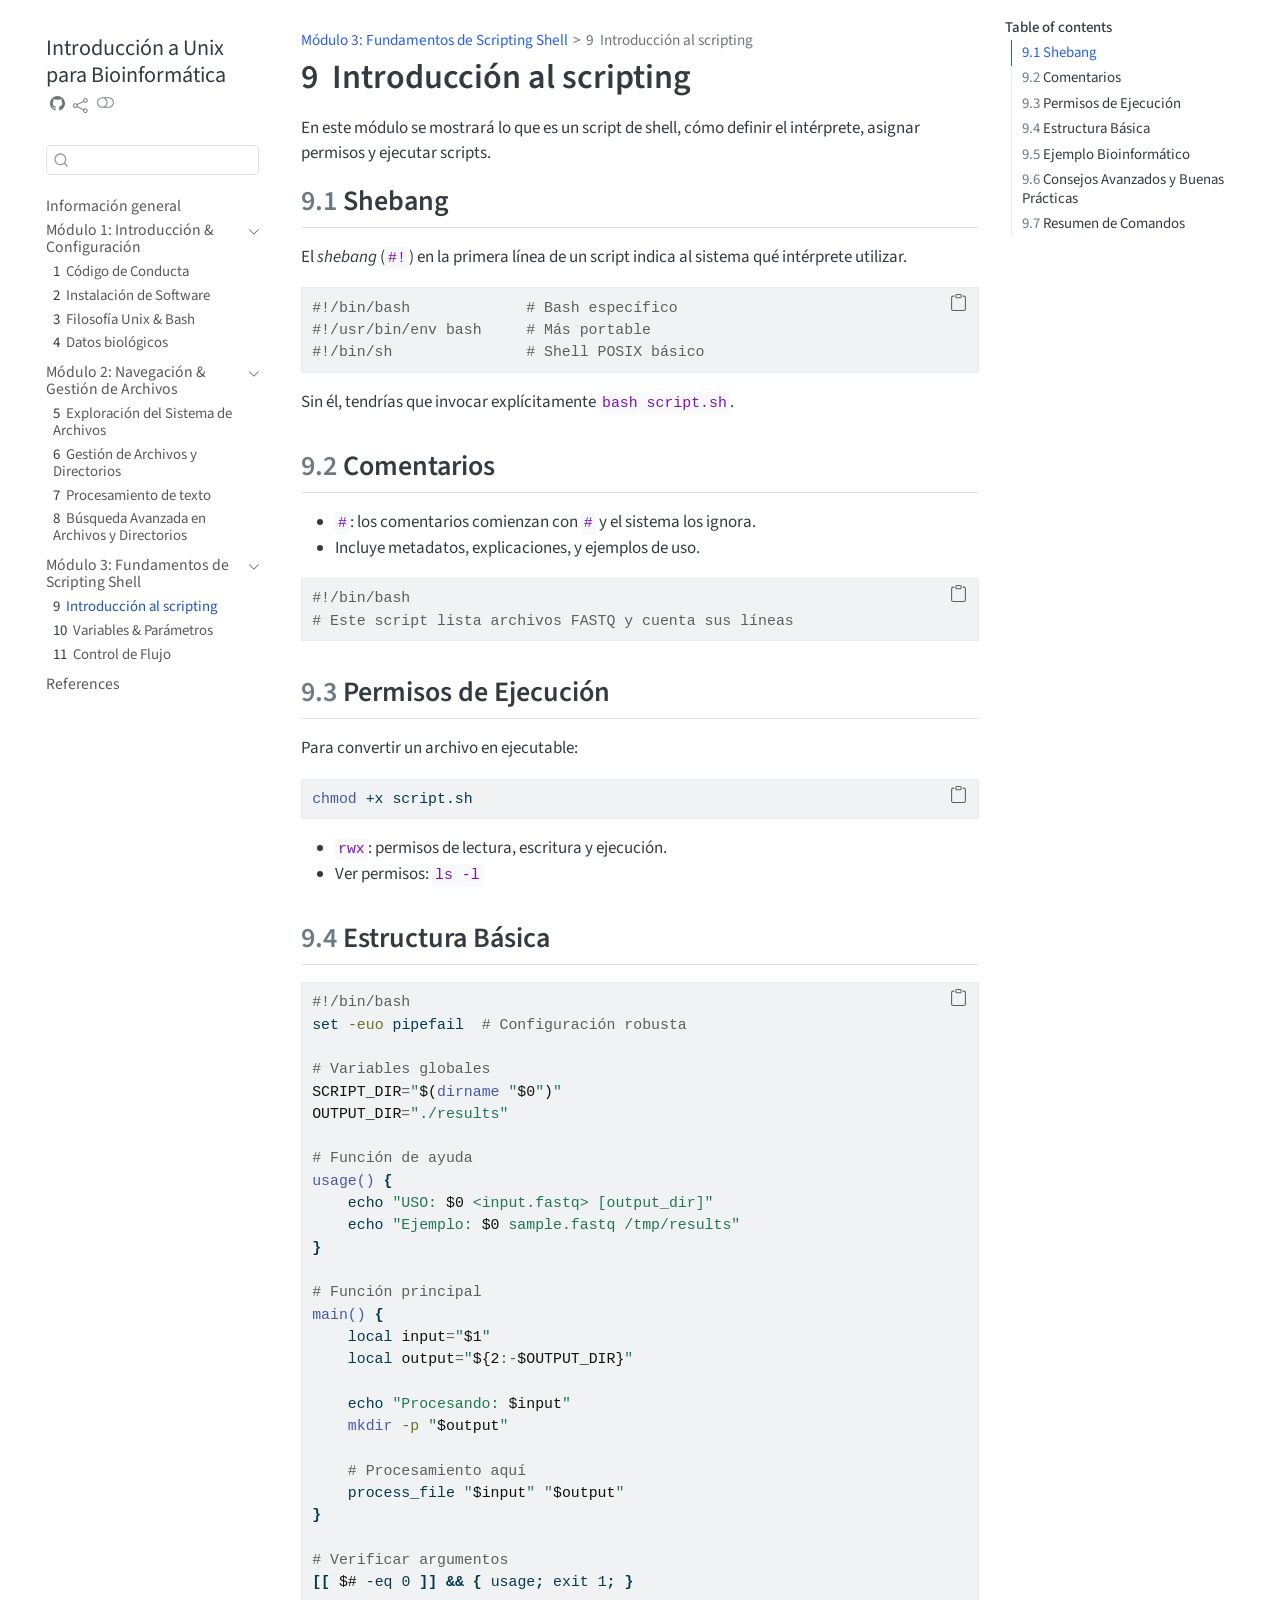
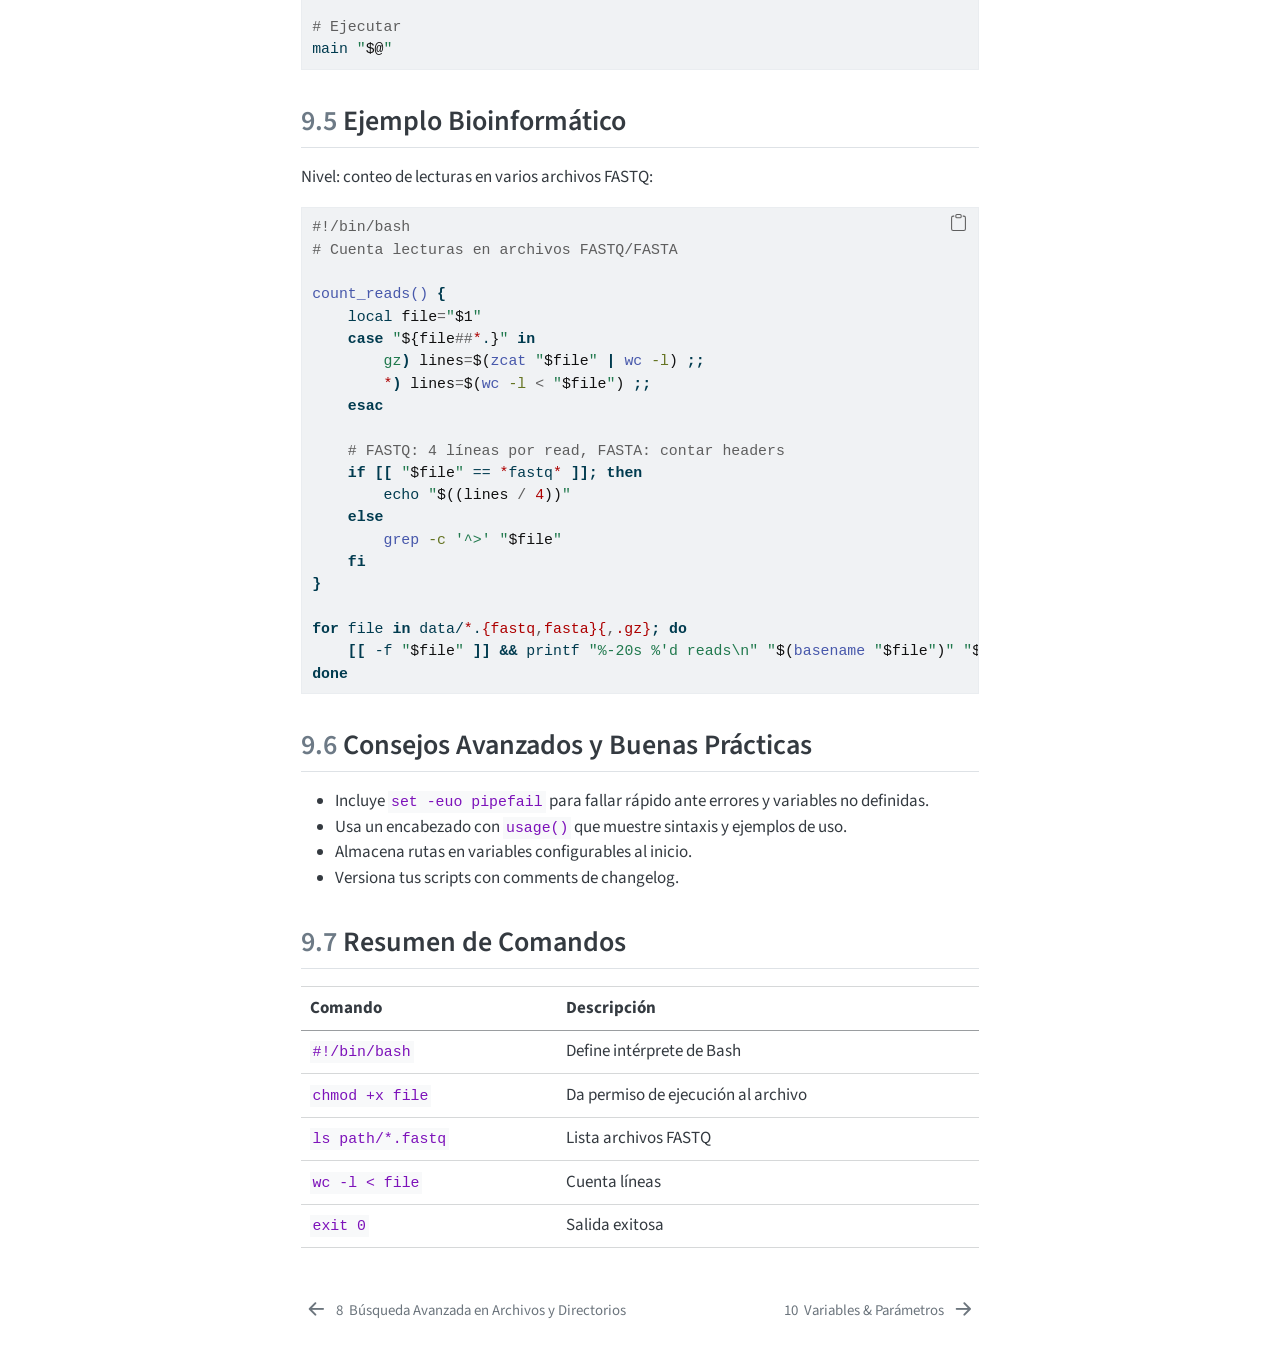
<file: docs/S3_01_introduccion_scripting.html>
<!DOCTYPE html>
<html xmlns="http://www.w3.org/1999/xhtml" lang="en" xml:lang="en"><head>

<meta charset="utf-8">
<meta name="generator" content="quarto-1.6.40">

<meta name="viewport" content="width=device-width, initial-scale=1.0, user-scalable=yes">


<title>9&nbsp; Introducción al scripting – Introducción a Unix para Bioinformática</title>
<style>
code{white-space: pre-wrap;}
span.smallcaps{font-variant: small-caps;}
div.columns{display: flex; gap: min(4vw, 1.5em);}
div.column{flex: auto; overflow-x: auto;}
div.hanging-indent{margin-left: 1.5em; text-indent: -1.5em;}
ul.task-list{list-style: none;}
ul.task-list li input[type="checkbox"] {
  width: 0.8em;
  margin: 0 0.8em 0.2em -1em; /* quarto-specific, see https://github.com/quarto-dev/quarto-cli/issues/4556 */ 
  vertical-align: middle;
}
/* CSS for syntax highlighting */
pre > code.sourceCode { white-space: pre; position: relative; }
pre > code.sourceCode > span { line-height: 1.25; }
pre > code.sourceCode > span:empty { height: 1.2em; }
.sourceCode { overflow: visible; }
code.sourceCode > span { color: inherit; text-decoration: inherit; }
div.sourceCode { margin: 1em 0; }
pre.sourceCode { margin: 0; }
@media screen {
div.sourceCode { overflow: auto; }
}
@media print {
pre > code.sourceCode { white-space: pre-wrap; }
pre > code.sourceCode > span { display: inline-block; text-indent: -5em; padding-left: 5em; }
}
pre.numberSource code
  { counter-reset: source-line 0; }
pre.numberSource code > span
  { position: relative; left: -4em; counter-increment: source-line; }
pre.numberSource code > span > a:first-child::before
  { content: counter(source-line);
    position: relative; left: -1em; text-align: right; vertical-align: baseline;
    border: none; display: inline-block;
    -webkit-touch-callout: none; -webkit-user-select: none;
    -khtml-user-select: none; -moz-user-select: none;
    -ms-user-select: none; user-select: none;
    padding: 0 4px; width: 4em;
  }
pre.numberSource { margin-left: 3em;  padding-left: 4px; }
div.sourceCode
  {   }
@media screen {
pre > code.sourceCode > span > a:first-child::before { text-decoration: underline; }
}
</style>


<script src="site_libs/quarto-nav/quarto-nav.js"></script>
<script src="site_libs/quarto-nav/headroom.min.js"></script>
<script src="site_libs/clipboard/clipboard.min.js"></script>
<script src="site_libs/quarto-search/autocomplete.umd.js"></script>
<script src="site_libs/quarto-search/fuse.min.js"></script>
<script src="site_libs/quarto-search/quarto-search.js"></script>
<meta name="quarto:offset" content="./">
<link href="./S3_02_variables_parametros.html" rel="next">
<link href="./S2_04_busqueda_avanzada.html" rel="prev">
<link href="./images/LogoDavidAlberto.png" rel="icon" type="image/png">
<script src="site_libs/quarto-html/quarto.js"></script>
<script src="site_libs/quarto-html/popper.min.js"></script>
<script src="site_libs/quarto-html/tippy.umd.min.js"></script>
<script src="site_libs/quarto-html/anchor.min.js"></script>
<link href="site_libs/quarto-html/tippy.css" rel="stylesheet">
<link href="site_libs/quarto-html/quarto-syntax-highlighting-549806ee2085284f45b00abea8c6df48.css" rel="stylesheet" class="quarto-color-scheme" id="quarto-text-highlighting-styles">
<link href="site_libs/quarto-html/quarto-syntax-highlighting-dark-8ea72dc5fed832574809a9c94082fbbb.css" rel="prefetch" class="quarto-color-scheme quarto-color-alternate" id="quarto-text-highlighting-styles">
<script src="site_libs/bootstrap/bootstrap.min.js"></script>
<link href="site_libs/bootstrap/bootstrap-icons.css" rel="stylesheet">
<link href="site_libs/bootstrap/bootstrap-676a4cf67d3d9571e5d8445c1a0196c2.min.css" rel="stylesheet" append-hash="true" class="quarto-color-scheme" id="quarto-bootstrap" data-mode="light">
<link href="site_libs/bootstrap/bootstrap-dark-f5b120df93f135efa968972054afb89e.min.css" rel="prefetch" append-hash="true" class="quarto-color-scheme quarto-color-alternate" id="quarto-bootstrap" data-mode="dark">
<script id="quarto-search-options" type="application/json">{
  "location": "sidebar",
  "copy-button": false,
  "collapse-after": 3,
  "panel-placement": "start",
  "type": "textbox",
  "limit": 50,
  "keyboard-shortcut": [
    "f",
    "/",
    "s"
  ],
  "show-item-context": false,
  "language": {
    "search-no-results-text": "No results",
    "search-matching-documents-text": "matching documents",
    "search-copy-link-title": "Copy link to search",
    "search-hide-matches-text": "Hide additional matches",
    "search-more-match-text": "more match in this document",
    "search-more-matches-text": "more matches in this document",
    "search-clear-button-title": "Clear",
    "search-text-placeholder": "",
    "search-detached-cancel-button-title": "Cancel",
    "search-submit-button-title": "Submit",
    "search-label": "Search"
  }
}</script>


</head>

<body class="nav-sidebar floating">

<div id="quarto-search-results"></div>
  <header id="quarto-header" class="headroom fixed-top">
  <nav class="quarto-secondary-nav">
    <div class="container-fluid d-flex">
      <button type="button" class="quarto-btn-toggle btn" data-bs-toggle="collapse" role="button" data-bs-target=".quarto-sidebar-collapse-item" aria-controls="quarto-sidebar" aria-expanded="false" aria-label="Toggle sidebar navigation" onclick="if (window.quartoToggleHeadroom) { window.quartoToggleHeadroom(); }">
        <i class="bi bi-layout-text-sidebar-reverse"></i>
      </button>
        <nav class="quarto-page-breadcrumbs" aria-label="breadcrumb"><ol class="breadcrumb"><li class="breadcrumb-item"><a href="./S3_01_introduccion_scripting.html">Módulo 3: Fundamentos de Scripting Shell</a></li><li class="breadcrumb-item"><a href="./S3_01_introduccion_scripting.html"><span class="chapter-number">9</span>&nbsp; <span class="chapter-title">Introducción al scripting</span></a></li></ol></nav>
        <a class="flex-grow-1" role="navigation" data-bs-toggle="collapse" data-bs-target=".quarto-sidebar-collapse-item" aria-controls="quarto-sidebar" aria-expanded="false" aria-label="Toggle sidebar navigation" onclick="if (window.quartoToggleHeadroom) { window.quartoToggleHeadroom(); }">      
        </a>
      <button type="button" class="btn quarto-search-button" aria-label="Search" onclick="window.quartoOpenSearch();">
        <i class="bi bi-search"></i>
      </button>
    </div>
  </nav>
</header>
<!-- content -->
<div id="quarto-content" class="quarto-container page-columns page-rows-contents page-layout-article">
<!-- sidebar -->
  <nav id="quarto-sidebar" class="sidebar collapse collapse-horizontal quarto-sidebar-collapse-item sidebar-navigation floating overflow-auto">
    <div class="pt-lg-2 mt-2 text-left sidebar-header">
    <div class="sidebar-title mb-0 py-0">
      <a href="./">Introducción a Unix para Bioinformática</a> 
        <div class="sidebar-tools-main tools-wide">
    <a href="https://github.com/BioCode-Academy/Unix" title="Source Code" class="quarto-navigation-tool px-1" aria-label="Source Code"><i class="bi bi-github"></i></a>
    <div class="dropdown">
      <a href="" title="Share" id="quarto-navigation-tool-dropdown-0" class="quarto-navigation-tool dropdown-toggle px-1" data-bs-toggle="dropdown" aria-expanded="false" role="link" aria-label="Share"><i class="bi bi-share"></i></a>
      <ul class="dropdown-menu" aria-labelledby="quarto-navigation-tool-dropdown-0">
          <li>
            <a class="dropdown-item sidebar-tools-main-item" href="https://twitter.com/intent/tweet?url=|url|">
              <i class="bi bi-twitter pe-1"></i>
            Twitter
            </a>
          </li>
          <li>
            <a class="dropdown-item sidebar-tools-main-item" href="https://www.facebook.com/sharer/sharer.php?u=|url|">
              <i class="bi bi-facebook pe-1"></i>
            Facebook
            </a>
          </li>
          <li>
            <a class="dropdown-item sidebar-tools-main-item" href="https://www.linkedin.com/sharing/share-offsite/?url=|url|">
              <i class="bi bi-linkedin pe-1"></i>
            LinkedIn
            </a>
          </li>
      </ul>
    </div>
  <a href="" class="quarto-color-scheme-toggle quarto-navigation-tool  px-1" onclick="window.quartoToggleColorScheme(); return false;" title="Toggle dark mode"><i class="bi"></i></a>
</div>
    </div>
      </div>
        <div class="mt-2 flex-shrink-0 align-items-center">
        <div class="sidebar-search">
        <div id="quarto-search" class="" title="Search"></div>
        </div>
        </div>
    <div class="sidebar-menu-container"> 
    <ul class="list-unstyled mt-1">
        <li class="sidebar-item">
  <div class="sidebar-item-container"> 
  <a href="./index.html" class="sidebar-item-text sidebar-link">
 <span class="menu-text">Información general</span></a>
  </div>
</li>
        <li class="sidebar-item sidebar-item-section">
      <div class="sidebar-item-container"> 
            <a class="sidebar-item-text sidebar-link text-start" data-bs-toggle="collapse" data-bs-target="#quarto-sidebar-section-1" role="navigation" aria-expanded="true">
 <span class="menu-text">Módulo 1: Introducción &amp; Configuración</span></a>
          <a class="sidebar-item-toggle text-start" data-bs-toggle="collapse" data-bs-target="#quarto-sidebar-section-1" role="navigation" aria-expanded="true" aria-label="Toggle section">
            <i class="bi bi-chevron-right ms-2"></i>
          </a> 
      </div>
      <ul id="quarto-sidebar-section-1" class="collapse list-unstyled sidebar-section depth1 show">  
          <li class="sidebar-item">
  <div class="sidebar-item-container"> 
  <a href="./S1_01_codigo_conducta.html" class="sidebar-item-text sidebar-link">
 <span class="menu-text"><span class="chapter-number">1</span>&nbsp; <span class="chapter-title">Código de Conducta</span></span></a>
  </div>
</li>
          <li class="sidebar-item">
  <div class="sidebar-item-container"> 
  <a href="./S1_02_instalacion_software.html" class="sidebar-item-text sidebar-link">
 <span class="menu-text"><span class="chapter-number">2</span>&nbsp; <span class="chapter-title">Instalación de Software</span></span></a>
  </div>
</li>
          <li class="sidebar-item">
  <div class="sidebar-item-container"> 
  <a href="./S1_03_unix_bash.html" class="sidebar-item-text sidebar-link">
 <span class="menu-text"><span class="chapter-number">3</span>&nbsp; <span class="chapter-title">Filosofía Unix &amp; Bash</span></span></a>
  </div>
</li>
          <li class="sidebar-item">
  <div class="sidebar-item-container"> 
  <a href="./S1_04_datos_biologicos.html" class="sidebar-item-text sidebar-link">
 <span class="menu-text"><span class="chapter-number">4</span>&nbsp; <span class="chapter-title">Datos biológicos</span></span></a>
  </div>
</li>
      </ul>
  </li>
        <li class="sidebar-item sidebar-item-section">
      <div class="sidebar-item-container"> 
            <a class="sidebar-item-text sidebar-link text-start" data-bs-toggle="collapse" data-bs-target="#quarto-sidebar-section-2" role="navigation" aria-expanded="true">
 <span class="menu-text">Módulo 2: Navegación &amp; Gestión de Archivos</span></a>
          <a class="sidebar-item-toggle text-start" data-bs-toggle="collapse" data-bs-target="#quarto-sidebar-section-2" role="navigation" aria-expanded="true" aria-label="Toggle section">
            <i class="bi bi-chevron-right ms-2"></i>
          </a> 
      </div>
      <ul id="quarto-sidebar-section-2" class="collapse list-unstyled sidebar-section depth1 show">  
          <li class="sidebar-item">
  <div class="sidebar-item-container"> 
  <a href="./S2_01_explorar_archivos.html" class="sidebar-item-text sidebar-link">
 <span class="menu-text"><span class="chapter-number">5</span>&nbsp; <span class="chapter-title">Exploración del Sistema de Archivos</span></span></a>
  </div>
</li>
          <li class="sidebar-item">
  <div class="sidebar-item-container"> 
  <a href="./S2_02_gestion_archivos.html" class="sidebar-item-text sidebar-link">
 <span class="menu-text"><span class="chapter-number">6</span>&nbsp; <span class="chapter-title">Gestión de Archivos y Directorios</span></span></a>
  </div>
</li>
          <li class="sidebar-item">
  <div class="sidebar-item-container"> 
  <a href="./S2_03_procesamiento_texto.html" class="sidebar-item-text sidebar-link">
 <span class="menu-text"><span class="chapter-number">7</span>&nbsp; <span class="chapter-title">Procesamiento de texto</span></span></a>
  </div>
</li>
          <li class="sidebar-item">
  <div class="sidebar-item-container"> 
  <a href="./S2_04_busqueda_avanzada.html" class="sidebar-item-text sidebar-link">
 <span class="menu-text"><span class="chapter-number">8</span>&nbsp; <span class="chapter-title">Búsqueda Avanzada en Archivos y Directorios</span></span></a>
  </div>
</li>
      </ul>
  </li>
        <li class="sidebar-item sidebar-item-section">
      <div class="sidebar-item-container"> 
            <a class="sidebar-item-text sidebar-link text-start" data-bs-toggle="collapse" data-bs-target="#quarto-sidebar-section-3" role="navigation" aria-expanded="true">
 <span class="menu-text">Módulo 3: Fundamentos de Scripting Shell</span></a>
          <a class="sidebar-item-toggle text-start" data-bs-toggle="collapse" data-bs-target="#quarto-sidebar-section-3" role="navigation" aria-expanded="true" aria-label="Toggle section">
            <i class="bi bi-chevron-right ms-2"></i>
          </a> 
      </div>
      <ul id="quarto-sidebar-section-3" class="collapse list-unstyled sidebar-section depth1 show">  
          <li class="sidebar-item">
  <div class="sidebar-item-container"> 
  <a href="./S3_01_introduccion_scripting.html" class="sidebar-item-text sidebar-link active">
 <span class="menu-text"><span class="chapter-number">9</span>&nbsp; <span class="chapter-title">Introducción al scripting</span></span></a>
  </div>
</li>
          <li class="sidebar-item">
  <div class="sidebar-item-container"> 
  <a href="./S3_02_variables_parametros.html" class="sidebar-item-text sidebar-link">
 <span class="menu-text"><span class="chapter-number">10</span>&nbsp; <span class="chapter-title">Variables &amp; Parámetros</span></span></a>
  </div>
</li>
          <li class="sidebar-item">
  <div class="sidebar-item-container"> 
  <a href="./S3_03_control_flujo.html" class="sidebar-item-text sidebar-link">
 <span class="menu-text"><span class="chapter-number">11</span>&nbsp; <span class="chapter-title">Control de Flujo</span></span></a>
  </div>
</li>
      </ul>
  </li>
        <li class="sidebar-item">
  <div class="sidebar-item-container"> 
  <a href="./references.html" class="sidebar-item-text sidebar-link">
 <span class="menu-text">References</span></a>
  </div>
</li>
    </ul>
    </div>
</nav>
<div id="quarto-sidebar-glass" class="quarto-sidebar-collapse-item" data-bs-toggle="collapse" data-bs-target=".quarto-sidebar-collapse-item"></div>
<!-- margin-sidebar -->
    <div id="quarto-margin-sidebar" class="sidebar margin-sidebar">
        <nav id="TOC" role="doc-toc" class="toc-active">
    <h2 id="toc-title">Table of contents</h2>
   
  <ul>
  <li><a href="#shebang" id="toc-shebang" class="nav-link active" data-scroll-target="#shebang"><span class="header-section-number">9.1</span> Shebang</a></li>
  <li><a href="#comentarios" id="toc-comentarios" class="nav-link" data-scroll-target="#comentarios"><span class="header-section-number">9.2</span> Comentarios</a></li>
  <li><a href="#permisos-de-ejecución" id="toc-permisos-de-ejecución" class="nav-link" data-scroll-target="#permisos-de-ejecución"><span class="header-section-number">9.3</span> Permisos de Ejecución</a></li>
  <li><a href="#estructura-básica" id="toc-estructura-básica" class="nav-link" data-scroll-target="#estructura-básica"><span class="header-section-number">9.4</span> Estructura Básica</a></li>
  <li><a href="#ejemplo-bioinformático" id="toc-ejemplo-bioinformático" class="nav-link" data-scroll-target="#ejemplo-bioinformático"><span class="header-section-number">9.5</span> Ejemplo Bioinformático</a></li>
  <li><a href="#consejos-avanzados-y-buenas-prácticas" id="toc-consejos-avanzados-y-buenas-prácticas" class="nav-link" data-scroll-target="#consejos-avanzados-y-buenas-prácticas"><span class="header-section-number">9.6</span> Consejos Avanzados y Buenas Prácticas</a></li>
  <li><a href="#resumen-de-comandos" id="toc-resumen-de-comandos" class="nav-link" data-scroll-target="#resumen-de-comandos"><span class="header-section-number">9.7</span> Resumen de Comandos</a></li>
  </ul>
</nav>
    </div>
<!-- main -->
<main class="content" id="quarto-document-content">

<header id="title-block-header" class="quarto-title-block default"><nav class="quarto-page-breadcrumbs quarto-title-breadcrumbs d-none d-lg-block" aria-label="breadcrumb"><ol class="breadcrumb"><li class="breadcrumb-item"><a href="./S3_01_introduccion_scripting.html">Módulo 3: Fundamentos de Scripting Shell</a></li><li class="breadcrumb-item"><a href="./S3_01_introduccion_scripting.html"><span class="chapter-number">9</span>&nbsp; <span class="chapter-title">Introducción al scripting</span></a></li></ol></nav>
<div class="quarto-title">
<h1 class="title"><span class="chapter-number">9</span>&nbsp; <span class="chapter-title">Introducción al scripting</span></h1>
</div>



<div class="quarto-title-meta">

    
  
    
  </div>
  


</header>


<p>En este módulo se mostrará lo que es un script de shell, cómo definir el intérprete, asignar permisos y ejecutar scripts.</p>
<section id="shebang" class="level2" data-number="9.1">
<h2 data-number="9.1" class="anchored" data-anchor-id="shebang"><span class="header-section-number">9.1</span> Shebang</h2>
<p>El <em>shebang</em> (<code>#!</code>) en la primera línea de un script indica al sistema qué intérprete utilizar.</p>
<div class="cell">
<div class="sourceCode cell-code" id="cb1"><pre class="sourceCode bash code-with-copy"><code class="sourceCode bash"><span id="cb1-1"><a href="#cb1-1" aria-hidden="true" tabindex="-1"></a><span class="co">#!/bin/bash             # Bash específico</span></span>
<span id="cb1-2"><a href="#cb1-2" aria-hidden="true" tabindex="-1"></a><span class="co">#!/usr/bin/env bash     # Más portable</span></span>
<span id="cb1-3"><a href="#cb1-3" aria-hidden="true" tabindex="-1"></a><span class="co">#!/bin/sh               # Shell POSIX básico</span></span></code><button title="Copy to Clipboard" class="code-copy-button"><i class="bi"></i></button></pre></div>
</div>
<p>Sin él, tendrías que invocar explícitamente <code>bash script.sh</code>.</p>
</section>
<section id="comentarios" class="level2" data-number="9.2">
<h2 data-number="9.2" class="anchored" data-anchor-id="comentarios"><span class="header-section-number">9.2</span> Comentarios</h2>
<ul>
<li><strong><code>#</code></strong>: los comentarios comienzan con <code>#</code> y el sistema los ignora.</li>
<li>Incluye metadatos, explicaciones, y ejemplos de uso.</li>
</ul>
<div class="cell">
<div class="sourceCode cell-code" id="cb2"><pre class="sourceCode bash code-with-copy"><code class="sourceCode bash"><span id="cb2-1"><a href="#cb2-1" aria-hidden="true" tabindex="-1"></a><span class="co">#!/bin/bash</span></span>
<span id="cb2-2"><a href="#cb2-2" aria-hidden="true" tabindex="-1"></a><span class="co"># Este script lista archivos FASTQ y cuenta sus líneas</span></span></code><button title="Copy to Clipboard" class="code-copy-button"><i class="bi"></i></button></pre></div>
</div>
</section>
<section id="permisos-de-ejecución" class="level2" data-number="9.3">
<h2 data-number="9.3" class="anchored" data-anchor-id="permisos-de-ejecución"><span class="header-section-number">9.3</span> Permisos de Ejecución</h2>
<p>Para convertir un archivo en ejecutable:</p>
<div class="cell">
<div class="sourceCode cell-code" id="cb3"><pre class="sourceCode bash code-with-copy"><code class="sourceCode bash"><span id="cb3-1"><a href="#cb3-1" aria-hidden="true" tabindex="-1"></a><span class="fu">chmod</span> +x script.sh</span></code><button title="Copy to Clipboard" class="code-copy-button"><i class="bi"></i></button></pre></div>
</div>
<ul>
<li><strong><code>rwx</code></strong>: permisos de lectura, escritura y ejecución.</li>
<li>Ver permisos: <code>ls -l</code></li>
</ul>
</section>
<section id="estructura-básica" class="level2" data-number="9.4">
<h2 data-number="9.4" class="anchored" data-anchor-id="estructura-básica"><span class="header-section-number">9.4</span> Estructura Básica</h2>
<div class="cell">
<div class="sourceCode cell-code" id="cb4"><pre class="sourceCode bash code-with-copy"><code class="sourceCode bash"><span id="cb4-1"><a href="#cb4-1" aria-hidden="true" tabindex="-1"></a><span class="co">#!/bin/bash</span></span>
<span id="cb4-2"><a href="#cb4-2" aria-hidden="true" tabindex="-1"></a><span class="bu">set</span> <span class="at">-euo</span> pipefail  <span class="co"># Configuración robusta</span></span>
<span id="cb4-3"><a href="#cb4-3" aria-hidden="true" tabindex="-1"></a></span>
<span id="cb4-4"><a href="#cb4-4" aria-hidden="true" tabindex="-1"></a><span class="co"># Variables globales</span></span>
<span id="cb4-5"><a href="#cb4-5" aria-hidden="true" tabindex="-1"></a><span class="va">SCRIPT_DIR</span><span class="op">=</span><span class="st">"</span><span class="va">$(</span><span class="fu">dirname</span> <span class="st">"</span><span class="va">$0</span><span class="st">"</span><span class="va">)</span><span class="st">"</span></span>
<span id="cb4-6"><a href="#cb4-6" aria-hidden="true" tabindex="-1"></a><span class="va">OUTPUT_DIR</span><span class="op">=</span><span class="st">"./results"</span></span>
<span id="cb4-7"><a href="#cb4-7" aria-hidden="true" tabindex="-1"></a></span>
<span id="cb4-8"><a href="#cb4-8" aria-hidden="true" tabindex="-1"></a><span class="co"># Función de ayuda</span></span>
<span id="cb4-9"><a href="#cb4-9" aria-hidden="true" tabindex="-1"></a><span class="fu">usage()</span> <span class="kw">{</span></span>
<span id="cb4-10"><a href="#cb4-10" aria-hidden="true" tabindex="-1"></a>    <span class="bu">echo</span> <span class="st">"USO: </span><span class="va">$0</span><span class="st"> &lt;input.fastq&gt; [output_dir]"</span></span>
<span id="cb4-11"><a href="#cb4-11" aria-hidden="true" tabindex="-1"></a>    <span class="bu">echo</span> <span class="st">"Ejemplo: </span><span class="va">$0</span><span class="st"> sample.fastq /tmp/results"</span></span>
<span id="cb4-12"><a href="#cb4-12" aria-hidden="true" tabindex="-1"></a><span class="kw">}</span></span>
<span id="cb4-13"><a href="#cb4-13" aria-hidden="true" tabindex="-1"></a></span>
<span id="cb4-14"><a href="#cb4-14" aria-hidden="true" tabindex="-1"></a><span class="co"># Función principal</span></span>
<span id="cb4-15"><a href="#cb4-15" aria-hidden="true" tabindex="-1"></a><span class="fu">main()</span> <span class="kw">{</span></span>
<span id="cb4-16"><a href="#cb4-16" aria-hidden="true" tabindex="-1"></a>    <span class="bu">local</span> <span class="va">input</span><span class="op">=</span><span class="st">"</span><span class="va">$1</span><span class="st">"</span></span>
<span id="cb4-17"><a href="#cb4-17" aria-hidden="true" tabindex="-1"></a>    <span class="bu">local</span> <span class="va">output</span><span class="op">=</span><span class="st">"</span><span class="va">${2</span><span class="op">:-</span><span class="va">$OUTPUT_DIR}</span><span class="st">"</span></span>
<span id="cb4-18"><a href="#cb4-18" aria-hidden="true" tabindex="-1"></a>    </span>
<span id="cb4-19"><a href="#cb4-19" aria-hidden="true" tabindex="-1"></a>    <span class="bu">echo</span> <span class="st">"Procesando: </span><span class="va">$input</span><span class="st">"</span></span>
<span id="cb4-20"><a href="#cb4-20" aria-hidden="true" tabindex="-1"></a>    <span class="fu">mkdir</span> <span class="at">-p</span> <span class="st">"</span><span class="va">$output</span><span class="st">"</span></span>
<span id="cb4-21"><a href="#cb4-21" aria-hidden="true" tabindex="-1"></a>    </span>
<span id="cb4-22"><a href="#cb4-22" aria-hidden="true" tabindex="-1"></a>    <span class="co"># Procesamiento aquí</span></span>
<span id="cb4-23"><a href="#cb4-23" aria-hidden="true" tabindex="-1"></a>    <span class="ex">process_file</span> <span class="st">"</span><span class="va">$input</span><span class="st">"</span> <span class="st">"</span><span class="va">$output</span><span class="st">"</span></span>
<span id="cb4-24"><a href="#cb4-24" aria-hidden="true" tabindex="-1"></a><span class="kw">}</span></span>
<span id="cb4-25"><a href="#cb4-25" aria-hidden="true" tabindex="-1"></a></span>
<span id="cb4-26"><a href="#cb4-26" aria-hidden="true" tabindex="-1"></a><span class="co"># Verificar argumentos</span></span>
<span id="cb4-27"><a href="#cb4-27" aria-hidden="true" tabindex="-1"></a><span class="kw">[[</span> <span class="va">$#</span> <span class="ot">-eq</span> 0 <span class="kw">]]</span> <span class="kw">&amp;&amp;</span> <span class="kw">{</span> <span class="ex">usage</span><span class="kw">;</span> <span class="bu">exit</span> 1<span class="kw">;</span> <span class="kw">}</span></span>
<span id="cb4-28"><a href="#cb4-28" aria-hidden="true" tabindex="-1"></a></span>
<span id="cb4-29"><a href="#cb4-29" aria-hidden="true" tabindex="-1"></a><span class="co"># Ejecutar</span></span>
<span id="cb4-30"><a href="#cb4-30" aria-hidden="true" tabindex="-1"></a><span class="ex">main</span> <span class="st">"</span><span class="va">$@</span><span class="st">"</span></span></code><button title="Copy to Clipboard" class="code-copy-button"><i class="bi"></i></button></pre></div>
</div>
</section>
<section id="ejemplo-bioinformático" class="level2" data-number="9.5">
<h2 data-number="9.5" class="anchored" data-anchor-id="ejemplo-bioinformático"><span class="header-section-number">9.5</span> Ejemplo Bioinformático</h2>
<p>Nivel: conteo de lecturas en varios archivos FASTQ:</p>
<div class="cell">
<div class="sourceCode cell-code" id="cb5"><pre class="sourceCode bash code-with-copy"><code class="sourceCode bash"><span id="cb5-1"><a href="#cb5-1" aria-hidden="true" tabindex="-1"></a><span class="co">#!/bin/bash</span></span>
<span id="cb5-2"><a href="#cb5-2" aria-hidden="true" tabindex="-1"></a><span class="co"># Cuenta lecturas en archivos FASTQ/FASTA</span></span>
<span id="cb5-3"><a href="#cb5-3" aria-hidden="true" tabindex="-1"></a></span>
<span id="cb5-4"><a href="#cb5-4" aria-hidden="true" tabindex="-1"></a><span class="fu">count_reads()</span> <span class="kw">{</span></span>
<span id="cb5-5"><a href="#cb5-5" aria-hidden="true" tabindex="-1"></a>    <span class="bu">local</span> <span class="va">file</span><span class="op">=</span><span class="st">"</span><span class="va">$1</span><span class="st">"</span></span>
<span id="cb5-6"><a href="#cb5-6" aria-hidden="true" tabindex="-1"></a>    <span class="cf">case</span> <span class="st">"</span><span class="va">${file</span><span class="op">##</span><span class="pp">*</span>.<span class="va">}</span><span class="st">"</span> <span class="kw">in</span></span>
<span id="cb5-7"><a href="#cb5-7" aria-hidden="true" tabindex="-1"></a>        <span class="ss">gz</span><span class="kw">)</span> <span class="va">lines</span><span class="op">=</span><span class="va">$(</span><span class="fu">zcat</span> <span class="st">"</span><span class="va">$file</span><span class="st">"</span> <span class="kw">|</span> <span class="fu">wc</span> <span class="at">-l</span><span class="va">)</span> <span class="cf">;;</span></span>
<span id="cb5-8"><a href="#cb5-8" aria-hidden="true" tabindex="-1"></a>        <span class="pp">*</span><span class="kw">)</span> <span class="va">lines</span><span class="op">=</span><span class="va">$(</span><span class="fu">wc</span> <span class="at">-l</span> <span class="op">&lt;</span> <span class="st">"</span><span class="va">$file</span><span class="st">"</span><span class="va">)</span> <span class="cf">;;</span></span>
<span id="cb5-9"><a href="#cb5-9" aria-hidden="true" tabindex="-1"></a>    <span class="cf">esac</span></span>
<span id="cb5-10"><a href="#cb5-10" aria-hidden="true" tabindex="-1"></a>    </span>
<span id="cb5-11"><a href="#cb5-11" aria-hidden="true" tabindex="-1"></a>    <span class="co"># FASTQ: 4 líneas por read, FASTA: contar headers</span></span>
<span id="cb5-12"><a href="#cb5-12" aria-hidden="true" tabindex="-1"></a>    <span class="cf">if</span> <span class="kw">[[</span> <span class="st">"</span><span class="va">$file</span><span class="st">"</span> <span class="ot">==</span> <span class="pp">*</span>fastq<span class="pp">*</span> <span class="kw">]];</span> <span class="cf">then</span></span>
<span id="cb5-13"><a href="#cb5-13" aria-hidden="true" tabindex="-1"></a>        <span class="bu">echo</span> <span class="st">"</span><span class="va">$((lines</span> <span class="op">/</span> <span class="dv">4</span><span class="va">))</span><span class="st">"</span></span>
<span id="cb5-14"><a href="#cb5-14" aria-hidden="true" tabindex="-1"></a>    <span class="cf">else</span></span>
<span id="cb5-15"><a href="#cb5-15" aria-hidden="true" tabindex="-1"></a>        <span class="fu">grep</span> <span class="at">-c</span> <span class="st">'^&gt;'</span> <span class="st">"</span><span class="va">$file</span><span class="st">"</span></span>
<span id="cb5-16"><a href="#cb5-16" aria-hidden="true" tabindex="-1"></a>    <span class="cf">fi</span></span>
<span id="cb5-17"><a href="#cb5-17" aria-hidden="true" tabindex="-1"></a><span class="kw">}</span></span>
<span id="cb5-18"><a href="#cb5-18" aria-hidden="true" tabindex="-1"></a></span>
<span id="cb5-19"><a href="#cb5-19" aria-hidden="true" tabindex="-1"></a><span class="cf">for</span> file <span class="kw">in</span> data/<span class="pp">*</span>.<span class="dt">{fastq</span><span class="op">,</span><span class="dt">fasta}{</span><span class="op">,</span><span class="dt">.gz}</span><span class="kw">;</span> <span class="cf">do</span></span>
<span id="cb5-20"><a href="#cb5-20" aria-hidden="true" tabindex="-1"></a>    <span class="kw">[[</span> <span class="ot">-f</span> <span class="st">"</span><span class="va">$file</span><span class="st">"</span> <span class="kw">]]</span> <span class="kw">&amp;&amp;</span> <span class="bu">printf</span> <span class="st">"%-20s %'d reads\n"</span> <span class="st">"</span><span class="va">$(</span><span class="fu">basename</span> <span class="st">"</span><span class="va">$file</span><span class="st">"</span><span class="va">)</span><span class="st">"</span> <span class="st">"</span><span class="va">$(</span><span class="ex">count_reads</span> <span class="st">"</span><span class="va">$file</span><span class="st">"</span><span class="va">)</span><span class="st">"</span></span>
<span id="cb5-21"><a href="#cb5-21" aria-hidden="true" tabindex="-1"></a><span class="cf">done</span></span></code><button title="Copy to Clipboard" class="code-copy-button"><i class="bi"></i></button></pre></div>
</div>
</section>
<section id="consejos-avanzados-y-buenas-prácticas" class="level2" data-number="9.6">
<h2 data-number="9.6" class="anchored" data-anchor-id="consejos-avanzados-y-buenas-prácticas"><span class="header-section-number">9.6</span> Consejos Avanzados y Buenas Prácticas</h2>
<ul>
<li>Incluye <code>set -euo pipefail</code> para fallar rápido ante errores y variables no definidas.</li>
<li>Usa un encabezado con <code>usage()</code> que muestre sintaxis y ejemplos de uso.</li>
<li>Almacena rutas en variables configurables al inicio.</li>
<li>Versiona tus scripts con comments de changelog.</li>
</ul>
</section>
<section id="resumen-de-comandos" class="level2" data-number="9.7">
<h2 data-number="9.7" class="anchored" data-anchor-id="resumen-de-comandos"><span class="header-section-number">9.7</span> Resumen de Comandos</h2>
<table class="caption-top table">
<thead>
<tr class="header">
<th>Comando</th>
<th>Descripción</th>
</tr>
</thead>
<tbody>
<tr class="odd">
<td><code>#!/bin/bash</code></td>
<td>Define intérprete de Bash</td>
</tr>
<tr class="even">
<td><code>chmod +x file</code></td>
<td>Da permiso de ejecución al archivo</td>
</tr>
<tr class="odd">
<td><code>ls path/*.fastq</code></td>
<td>Lista archivos FASTQ</td>
</tr>
<tr class="even">
<td><code>wc -l &lt; file</code></td>
<td>Cuenta líneas</td>
</tr>
<tr class="odd">
<td><code>exit 0</code></td>
<td>Salida exitosa</td>
</tr>
</tbody>
</table>


</section>

</main> <!-- /main -->
<script id="quarto-html-after-body" type="application/javascript">
window.document.addEventListener("DOMContentLoaded", function (event) {
  const toggleBodyColorMode = (bsSheetEl) => {
    const mode = bsSheetEl.getAttribute("data-mode");
    const bodyEl = window.document.querySelector("body");
    if (mode === "dark") {
      bodyEl.classList.add("quarto-dark");
      bodyEl.classList.remove("quarto-light");
    } else {
      bodyEl.classList.add("quarto-light");
      bodyEl.classList.remove("quarto-dark");
    }
  }
  const toggleBodyColorPrimary = () => {
    const bsSheetEl = window.document.querySelector("link#quarto-bootstrap");
    if (bsSheetEl) {
      toggleBodyColorMode(bsSheetEl);
    }
  }
  toggleBodyColorPrimary();  
  const disableStylesheet = (stylesheets) => {
    for (let i=0; i < stylesheets.length; i++) {
      const stylesheet = stylesheets[i];
      stylesheet.rel = 'prefetch';
    }
  }
  const enableStylesheet = (stylesheets) => {
    for (let i=0; i < stylesheets.length; i++) {
      const stylesheet = stylesheets[i];
      stylesheet.rel = 'stylesheet';
    }
  }
  const manageTransitions = (selector, allowTransitions) => {
    const els = window.document.querySelectorAll(selector);
    for (let i=0; i < els.length; i++) {
      const el = els[i];
      if (allowTransitions) {
        el.classList.remove('notransition');
      } else {
        el.classList.add('notransition');
      }
    }
  }
  const toggleGiscusIfUsed = (isAlternate, darkModeDefault) => {
    const baseTheme = document.querySelector('#giscus-base-theme')?.value ?? 'light';
    const alternateTheme = document.querySelector('#giscus-alt-theme')?.value ?? 'dark';
    let newTheme = '';
    if(darkModeDefault) {
      newTheme = isAlternate ? baseTheme : alternateTheme;
    } else {
      newTheme = isAlternate ? alternateTheme : baseTheme;
    }
    const changeGiscusTheme = () => {
      // From: https://github.com/giscus/giscus/issues/336
      const sendMessage = (message) => {
        const iframe = document.querySelector('iframe.giscus-frame');
        if (!iframe) return;
        iframe.contentWindow.postMessage({ giscus: message }, 'https://giscus.app');
      }
      sendMessage({
        setConfig: {
          theme: newTheme
        }
      });
    }
    const isGiscussLoaded = window.document.querySelector('iframe.giscus-frame') !== null;
    if (isGiscussLoaded) {
      changeGiscusTheme();
    }
  }
  const toggleColorMode = (alternate) => {
    // Switch the stylesheets
    const alternateStylesheets = window.document.querySelectorAll('link.quarto-color-scheme.quarto-color-alternate');
    manageTransitions('#quarto-margin-sidebar .nav-link', false);
    if (alternate) {
      enableStylesheet(alternateStylesheets);
      for (const sheetNode of alternateStylesheets) {
        if (sheetNode.id === "quarto-bootstrap") {
          toggleBodyColorMode(sheetNode);
        }
      }
    } else {
      disableStylesheet(alternateStylesheets);
      toggleBodyColorPrimary();
    }
    manageTransitions('#quarto-margin-sidebar .nav-link', true);
    // Switch the toggles
    const toggles = window.document.querySelectorAll('.quarto-color-scheme-toggle');
    for (let i=0; i < toggles.length; i++) {
      const toggle = toggles[i];
      if (toggle) {
        if (alternate) {
          toggle.classList.add("alternate");     
        } else {
          toggle.classList.remove("alternate");
        }
      }
    }
    // Hack to workaround the fact that safari doesn't
    // properly recolor the scrollbar when toggling (#1455)
    if (navigator.userAgent.indexOf('Safari') > 0 && navigator.userAgent.indexOf('Chrome') == -1) {
      manageTransitions("body", false);
      window.scrollTo(0, 1);
      setTimeout(() => {
        window.scrollTo(0, 0);
        manageTransitions("body", true);
      }, 40);  
    }
  }
  const isFileUrl = () => { 
    return window.location.protocol === 'file:';
  }
  const hasAlternateSentinel = () => {  
    let styleSentinel = getColorSchemeSentinel();
    if (styleSentinel !== null) {
      return styleSentinel === "alternate";
    } else {
      return false;
    }
  }
  const setStyleSentinel = (alternate) => {
    const value = alternate ? "alternate" : "default";
    if (!isFileUrl()) {
      window.localStorage.setItem("quarto-color-scheme", value);
    } else {
      localAlternateSentinel = value;
    }
  }
  const getColorSchemeSentinel = () => {
    if (!isFileUrl()) {
      const storageValue = window.localStorage.getItem("quarto-color-scheme");
      return storageValue != null ? storageValue : localAlternateSentinel;
    } else {
      return localAlternateSentinel;
    }
  }
  const darkModeDefault = false;
  let localAlternateSentinel = darkModeDefault ? 'alternate' : 'default';
  // Dark / light mode switch
  window.quartoToggleColorScheme = () => {
    // Read the current dark / light value 
    let toAlternate = !hasAlternateSentinel();
    toggleColorMode(toAlternate);
    setStyleSentinel(toAlternate);
    toggleGiscusIfUsed(toAlternate, darkModeDefault);
  };
  // Ensure there is a toggle, if there isn't float one in the top right
  if (window.document.querySelector('.quarto-color-scheme-toggle') === null) {
    const a = window.document.createElement('a');
    a.classList.add('top-right');
    a.classList.add('quarto-color-scheme-toggle');
    a.href = "";
    a.onclick = function() { try { window.quartoToggleColorScheme(); } catch {} return false; };
    const i = window.document.createElement("i");
    i.classList.add('bi');
    a.appendChild(i);
    window.document.body.appendChild(a);
  }
  // Switch to dark mode if need be
  if (hasAlternateSentinel()) {
    toggleColorMode(true);
  } else {
    toggleColorMode(false);
  }
  const icon = "";
  const anchorJS = new window.AnchorJS();
  anchorJS.options = {
    placement: 'right',
    icon: icon
  };
  anchorJS.add('.anchored');
  const isCodeAnnotation = (el) => {
    for (const clz of el.classList) {
      if (clz.startsWith('code-annotation-')) {                     
        return true;
      }
    }
    return false;
  }
  const onCopySuccess = function(e) {
    // button target
    const button = e.trigger;
    // don't keep focus
    button.blur();
    // flash "checked"
    button.classList.add('code-copy-button-checked');
    var currentTitle = button.getAttribute("title");
    button.setAttribute("title", "Copied!");
    let tooltip;
    if (window.bootstrap) {
      button.setAttribute("data-bs-toggle", "tooltip");
      button.setAttribute("data-bs-placement", "left");
      button.setAttribute("data-bs-title", "Copied!");
      tooltip = new bootstrap.Tooltip(button, 
        { trigger: "manual", 
          customClass: "code-copy-button-tooltip",
          offset: [0, -8]});
      tooltip.show();    
    }
    setTimeout(function() {
      if (tooltip) {
        tooltip.hide();
        button.removeAttribute("data-bs-title");
        button.removeAttribute("data-bs-toggle");
        button.removeAttribute("data-bs-placement");
      }
      button.setAttribute("title", currentTitle);
      button.classList.remove('code-copy-button-checked');
    }, 1000);
    // clear code selection
    e.clearSelection();
  }
  const getTextToCopy = function(trigger) {
      const codeEl = trigger.previousElementSibling.cloneNode(true);
      for (const childEl of codeEl.children) {
        if (isCodeAnnotation(childEl)) {
          childEl.remove();
        }
      }
      return codeEl.innerText;
  }
  const clipboard = new window.ClipboardJS('.code-copy-button:not([data-in-quarto-modal])', {
    text: getTextToCopy
  });
  clipboard.on('success', onCopySuccess);
  if (window.document.getElementById('quarto-embedded-source-code-modal')) {
    const clipboardModal = new window.ClipboardJS('.code-copy-button[data-in-quarto-modal]', {
      text: getTextToCopy,
      container: window.document.getElementById('quarto-embedded-source-code-modal')
    });
    clipboardModal.on('success', onCopySuccess);
  }
    var localhostRegex = new RegExp(/^(?:http|https):\/\/localhost\:?[0-9]*\//);
    var mailtoRegex = new RegExp(/^mailto:/);
      var filterRegex = new RegExp("https:\/\/github\.com\/BioCode-Academy");
    var isInternal = (href) => {
        return filterRegex.test(href) || localhostRegex.test(href) || mailtoRegex.test(href);
    }
    // Inspect non-navigation links and adorn them if external
 	var links = window.document.querySelectorAll('a[href]:not(.nav-link):not(.navbar-brand):not(.toc-action):not(.sidebar-link):not(.sidebar-item-toggle):not(.pagination-link):not(.no-external):not([aria-hidden]):not(.dropdown-item):not(.quarto-navigation-tool):not(.about-link)');
    for (var i=0; i<links.length; i++) {
      const link = links[i];
      if (!isInternal(link.href)) {
        // undo the damage that might have been done by quarto-nav.js in the case of
        // links that we want to consider external
        if (link.dataset.originalHref !== undefined) {
          link.href = link.dataset.originalHref;
        }
      }
    }
  function tippyHover(el, contentFn, onTriggerFn, onUntriggerFn) {
    const config = {
      allowHTML: true,
      maxWidth: 500,
      delay: 100,
      arrow: false,
      appendTo: function(el) {
          return el.parentElement;
      },
      interactive: true,
      interactiveBorder: 10,
      theme: 'quarto',
      placement: 'bottom-start',
    };
    if (contentFn) {
      config.content = contentFn;
    }
    if (onTriggerFn) {
      config.onTrigger = onTriggerFn;
    }
    if (onUntriggerFn) {
      config.onUntrigger = onUntriggerFn;
    }
    window.tippy(el, config); 
  }
  const noterefs = window.document.querySelectorAll('a[role="doc-noteref"]');
  for (var i=0; i<noterefs.length; i++) {
    const ref = noterefs[i];
    tippyHover(ref, function() {
      // use id or data attribute instead here
      let href = ref.getAttribute('data-footnote-href') || ref.getAttribute('href');
      try { href = new URL(href).hash; } catch {}
      const id = href.replace(/^#\/?/, "");
      const note = window.document.getElementById(id);
      if (note) {
        return note.innerHTML;
      } else {
        return "";
      }
    });
  }
  const xrefs = window.document.querySelectorAll('a.quarto-xref');
  const processXRef = (id, note) => {
    // Strip column container classes
    const stripColumnClz = (el) => {
      el.classList.remove("page-full", "page-columns");
      if (el.children) {
        for (const child of el.children) {
          stripColumnClz(child);
        }
      }
    }
    stripColumnClz(note)
    if (id === null || id.startsWith('sec-')) {
      // Special case sections, only their first couple elements
      const container = document.createElement("div");
      if (note.children && note.children.length > 2) {
        container.appendChild(note.children[0].cloneNode(true));
        for (let i = 1; i < note.children.length; i++) {
          const child = note.children[i];
          if (child.tagName === "P" && child.innerText === "") {
            continue;
          } else {
            container.appendChild(child.cloneNode(true));
            break;
          }
        }
        if (window.Quarto?.typesetMath) {
          window.Quarto.typesetMath(container);
        }
        return container.innerHTML
      } else {
        if (window.Quarto?.typesetMath) {
          window.Quarto.typesetMath(note);
        }
        return note.innerHTML;
      }
    } else {
      // Remove any anchor links if they are present
      const anchorLink = note.querySelector('a.anchorjs-link');
      if (anchorLink) {
        anchorLink.remove();
      }
      if (window.Quarto?.typesetMath) {
        window.Quarto.typesetMath(note);
      }
      if (note.classList.contains("callout")) {
        return note.outerHTML;
      } else {
        return note.innerHTML;
      }
    }
  }
  for (var i=0; i<xrefs.length; i++) {
    const xref = xrefs[i];
    tippyHover(xref, undefined, function(instance) {
      instance.disable();
      let url = xref.getAttribute('href');
      let hash = undefined; 
      if (url.startsWith('#')) {
        hash = url;
      } else {
        try { hash = new URL(url).hash; } catch {}
      }
      if (hash) {
        const id = hash.replace(/^#\/?/, "");
        const note = window.document.getElementById(id);
        if (note !== null) {
          try {
            const html = processXRef(id, note.cloneNode(true));
            instance.setContent(html);
          } finally {
            instance.enable();
            instance.show();
          }
        } else {
          // See if we can fetch this
          fetch(url.split('#')[0])
          .then(res => res.text())
          .then(html => {
            const parser = new DOMParser();
            const htmlDoc = parser.parseFromString(html, "text/html");
            const note = htmlDoc.getElementById(id);
            if (note !== null) {
              const html = processXRef(id, note);
              instance.setContent(html);
            } 
          }).finally(() => {
            instance.enable();
            instance.show();
          });
        }
      } else {
        // See if we can fetch a full url (with no hash to target)
        // This is a special case and we should probably do some content thinning / targeting
        fetch(url)
        .then(res => res.text())
        .then(html => {
          const parser = new DOMParser();
          const htmlDoc = parser.parseFromString(html, "text/html");
          const note = htmlDoc.querySelector('main.content');
          if (note !== null) {
            // This should only happen for chapter cross references
            // (since there is no id in the URL)
            // remove the first header
            if (note.children.length > 0 && note.children[0].tagName === "HEADER") {
              note.children[0].remove();
            }
            const html = processXRef(null, note);
            instance.setContent(html);
          } 
        }).finally(() => {
          instance.enable();
          instance.show();
        });
      }
    }, function(instance) {
    });
  }
      let selectedAnnoteEl;
      const selectorForAnnotation = ( cell, annotation) => {
        let cellAttr = 'data-code-cell="' + cell + '"';
        let lineAttr = 'data-code-annotation="' +  annotation + '"';
        const selector = 'span[' + cellAttr + '][' + lineAttr + ']';
        return selector;
      }
      const selectCodeLines = (annoteEl) => {
        const doc = window.document;
        const targetCell = annoteEl.getAttribute("data-target-cell");
        const targetAnnotation = annoteEl.getAttribute("data-target-annotation");
        const annoteSpan = window.document.querySelector(selectorForAnnotation(targetCell, targetAnnotation));
        const lines = annoteSpan.getAttribute("data-code-lines").split(",");
        const lineIds = lines.map((line) => {
          return targetCell + "-" + line;
        })
        let top = null;
        let height = null;
        let parent = null;
        if (lineIds.length > 0) {
            //compute the position of the single el (top and bottom and make a div)
            const el = window.document.getElementById(lineIds[0]);
            top = el.offsetTop;
            height = el.offsetHeight;
            parent = el.parentElement.parentElement;
          if (lineIds.length > 1) {
            const lastEl = window.document.getElementById(lineIds[lineIds.length - 1]);
            const bottom = lastEl.offsetTop + lastEl.offsetHeight;
            height = bottom - top;
          }
          if (top !== null && height !== null && parent !== null) {
            // cook up a div (if necessary) and position it 
            let div = window.document.getElementById("code-annotation-line-highlight");
            if (div === null) {
              div = window.document.createElement("div");
              div.setAttribute("id", "code-annotation-line-highlight");
              div.style.position = 'absolute';
              parent.appendChild(div);
            }
            div.style.top = top - 2 + "px";
            div.style.height = height + 4 + "px";
            div.style.left = 0;
            let gutterDiv = window.document.getElementById("code-annotation-line-highlight-gutter");
            if (gutterDiv === null) {
              gutterDiv = window.document.createElement("div");
              gutterDiv.setAttribute("id", "code-annotation-line-highlight-gutter");
              gutterDiv.style.position = 'absolute';
              const codeCell = window.document.getElementById(targetCell);
              const gutter = codeCell.querySelector('.code-annotation-gutter');
              gutter.appendChild(gutterDiv);
            }
            gutterDiv.style.top = top - 2 + "px";
            gutterDiv.style.height = height + 4 + "px";
          }
          selectedAnnoteEl = annoteEl;
        }
      };
      const unselectCodeLines = () => {
        const elementsIds = ["code-annotation-line-highlight", "code-annotation-line-highlight-gutter"];
        elementsIds.forEach((elId) => {
          const div = window.document.getElementById(elId);
          if (div) {
            div.remove();
          }
        });
        selectedAnnoteEl = undefined;
      };
        // Handle positioning of the toggle
    window.addEventListener(
      "resize",
      throttle(() => {
        elRect = undefined;
        if (selectedAnnoteEl) {
          selectCodeLines(selectedAnnoteEl);
        }
      }, 10)
    );
    function throttle(fn, ms) {
    let throttle = false;
    let timer;
      return (...args) => {
        if(!throttle) { // first call gets through
            fn.apply(this, args);
            throttle = true;
        } else { // all the others get throttled
            if(timer) clearTimeout(timer); // cancel #2
            timer = setTimeout(() => {
              fn.apply(this, args);
              timer = throttle = false;
            }, ms);
        }
      };
    }
      // Attach click handler to the DT
      const annoteDls = window.document.querySelectorAll('dt[data-target-cell]');
      for (const annoteDlNode of annoteDls) {
        annoteDlNode.addEventListener('click', (event) => {
          const clickedEl = event.target;
          if (clickedEl !== selectedAnnoteEl) {
            unselectCodeLines();
            const activeEl = window.document.querySelector('dt[data-target-cell].code-annotation-active');
            if (activeEl) {
              activeEl.classList.remove('code-annotation-active');
            }
            selectCodeLines(clickedEl);
            clickedEl.classList.add('code-annotation-active');
          } else {
            // Unselect the line
            unselectCodeLines();
            clickedEl.classList.remove('code-annotation-active');
          }
        });
      }
  const findCites = (el) => {
    const parentEl = el.parentElement;
    if (parentEl) {
      const cites = parentEl.dataset.cites;
      if (cites) {
        return {
          el,
          cites: cites.split(' ')
        };
      } else {
        return findCites(el.parentElement)
      }
    } else {
      return undefined;
    }
  };
  var bibliorefs = window.document.querySelectorAll('a[role="doc-biblioref"]');
  for (var i=0; i<bibliorefs.length; i++) {
    const ref = bibliorefs[i];
    const citeInfo = findCites(ref);
    if (citeInfo) {
      tippyHover(citeInfo.el, function() {
        var popup = window.document.createElement('div');
        citeInfo.cites.forEach(function(cite) {
          var citeDiv = window.document.createElement('div');
          citeDiv.classList.add('hanging-indent');
          citeDiv.classList.add('csl-entry');
          var biblioDiv = window.document.getElementById('ref-' + cite);
          if (biblioDiv) {
            citeDiv.innerHTML = biblioDiv.innerHTML;
          }
          popup.appendChild(citeDiv);
        });
        return popup.innerHTML;
      });
    }
  }
});
</script>
<nav class="page-navigation">
  <div class="nav-page nav-page-previous">
      <a href="./S2_04_busqueda_avanzada.html" class="pagination-link" aria-label="Búsqueda Avanzada en Archivos y Directorios">
        <i class="bi bi-arrow-left-short"></i> <span class="nav-page-text"><span class="chapter-number">8</span>&nbsp; <span class="chapter-title">Búsqueda Avanzada en Archivos y Directorios</span></span>
      </a>          
  </div>
  <div class="nav-page nav-page-next">
      <a href="./S3_02_variables_parametros.html" class="pagination-link" aria-label="Variables &amp; Parámetros">
        <span class="nav-page-text"><span class="chapter-number">10</span>&nbsp; <span class="chapter-title">Variables &amp; Parámetros</span></span> <i class="bi bi-arrow-right-short"></i>
      </a>
  </div>
</nav>
</div> <!-- /content -->




</body></html>
</file>
<file: _docs/site_libs/quarto-html/tippy.css>
.tippy-box[data-animation=fade][data-state=hidden]{opacity:0}[data-tippy-root]{max-width:calc(100vw - 10px)}.tippy-box{position:relative;background-color:#333;color:#fff;border-radius:4px;font-size:14px;line-height:1.4;white-space:normal;outline:0;transition-property:transform,visibility,opacity}.tippy-box[data-placement^=top]>.tippy-arrow{bottom:0}.tippy-box[data-placement^=top]>.tippy-arrow:before{bottom:-7px;left:0;border-width:8px 8px 0;border-top-color:initial;transform-origin:center top}.tippy-box[data-placement^=bottom]>.tippy-arrow{top:0}.tippy-box[data-placement^=bottom]>.tippy-arrow:before{top:-7px;left:0;border-width:0 8px 8px;border-bottom-color:initial;transform-origin:center bottom}.tippy-box[data-placement^=left]>.tippy-arrow{right:0}.tippy-box[data-placement^=left]>.tippy-arrow:before{border-width:8px 0 8px 8px;border-left-color:initial;right:-7px;transform-origin:center left}.tippy-box[data-placement^=right]>.tippy-arrow{left:0}.tippy-box[data-placement^=right]>.tippy-arrow:before{left:-7px;border-width:8px 8px 8px 0;border-right-color:initial;transform-origin:center right}.tippy-box[data-inertia][data-state=visible]{transition-timing-function:cubic-bezier(.54,1.5,.38,1.11)}.tippy-arrow{width:16px;height:16px;color:#333}.tippy-arrow:before{content:"";position:absolute;border-color:transparent;border-style:solid}.tippy-content{position:relative;padding:5px 9px;z-index:1}
</file>
<file: _docs/site_libs/quarto-html/quarto-syntax-highlighting-549806ee2085284f45b00abea8c6df48.css>
/* quarto syntax highlight colors */
:root {
  --quarto-hl-ot-color: #003B4F;
  --quarto-hl-at-color: #657422;
  --quarto-hl-ss-color: #20794D;
  --quarto-hl-an-color: #5E5E5E;
  --quarto-hl-fu-color: #4758AB;
  --quarto-hl-st-color: #20794D;
  --quarto-hl-cf-color: #003B4F;
  --quarto-hl-op-color: #5E5E5E;
  --quarto-hl-er-color: #AD0000;
  --quarto-hl-bn-color: #AD0000;
  --quarto-hl-al-color: #AD0000;
  --quarto-hl-va-color: #111111;
  --quarto-hl-bu-color: inherit;
  --quarto-hl-ex-color: inherit;
  --quarto-hl-pp-color: #AD0000;
  --quarto-hl-in-color: #5E5E5E;
  --quarto-hl-vs-color: #20794D;
  --quarto-hl-wa-color: #5E5E5E;
  --quarto-hl-do-color: #5E5E5E;
  --quarto-hl-im-color: #00769E;
  --quarto-hl-ch-color: #20794D;
  --quarto-hl-dt-color: #AD0000;
  --quarto-hl-fl-color: #AD0000;
  --quarto-hl-co-color: #5E5E5E;
  --quarto-hl-cv-color: #5E5E5E;
  --quarto-hl-cn-color: #8f5902;
  --quarto-hl-sc-color: #5E5E5E;
  --quarto-hl-dv-color: #AD0000;
  --quarto-hl-kw-color: #003B4F;
}

/* other quarto variables */
:root {
  --quarto-font-monospace: SFMono-Regular, Menlo, Monaco, Consolas, "Liberation Mono", "Courier New", monospace;
}

pre > code.sourceCode > span {
  color: #003B4F;
}

code span {
  color: #003B4F;
}

code.sourceCode > span {
  color: #003B4F;
}

div.sourceCode,
div.sourceCode pre.sourceCode {
  color: #003B4F;
}

code span.ot {
  color: #003B4F;
  font-style: inherit;
}

code span.at {
  color: #657422;
  font-style: inherit;
}

code span.ss {
  color: #20794D;
  font-style: inherit;
}

code span.an {
  color: #5E5E5E;
  font-style: inherit;
}

code span.fu {
  color: #4758AB;
  font-style: inherit;
}

code span.st {
  color: #20794D;
  font-style: inherit;
}

code span.cf {
  color: #003B4F;
  font-weight: bold;
  font-style: inherit;
}

code span.op {
  color: #5E5E5E;
  font-style: inherit;
}

code span.er {
  color: #AD0000;
  font-style: inherit;
}

code span.bn {
  color: #AD0000;
  font-style: inherit;
}

code span.al {
  color: #AD0000;
  font-style: inherit;
}

code span.va {
  color: #111111;
  font-style: inherit;
}

code span.bu {
  font-style: inherit;
}

code span.ex {
  font-style: inherit;
}

code span.pp {
  color: #AD0000;
  font-style: inherit;
}

code span.in {
  color: #5E5E5E;
  font-style: inherit;
}

code span.vs {
  color: #20794D;
  font-style: inherit;
}

code span.wa {
  color: #5E5E5E;
  font-style: italic;
}

code span.do {
  color: #5E5E5E;
  font-style: italic;
}

code span.im {
  color: #00769E;
  font-style: inherit;
}

code span.ch {
  color: #20794D;
  font-style: inherit;
}

code span.dt {
  color: #AD0000;
  font-style: inherit;
}

code span.fl {
  color: #AD0000;
  font-style: inherit;
}

code span.co {
  color: #5E5E5E;
  font-style: inherit;
}

code span.cv {
  color: #5E5E5E;
  font-style: italic;
}

code span.cn {
  color: #8f5902;
  font-style: inherit;
}

code span.sc {
  color: #5E5E5E;
  font-style: inherit;
}

code span.dv {
  color: #AD0000;
  font-style: inherit;
}

code span.kw {
  color: #003B4F;
  font-weight: bold;
  font-style: inherit;
}

.prevent-inlining {
  content: "</";
}

/*# sourceMappingURL=ae99138f4fbc2fb4c9f5e5cd69c22459.css.map */
</file>
<file: _docs/site_libs/quarto-html/quarto-syntax-highlighting-dark-8ea72dc5fed832574809a9c94082fbbb.css>
/* quarto syntax highlight colors */
:root {
  --quarto-hl-al-color: #f07178;
  --quarto-hl-an-color: #d4d0ab;
  --quarto-hl-at-color: #00e0e0;
  --quarto-hl-bn-color: #d4d0ab;
  --quarto-hl-bu-color: #abe338;
  --quarto-hl-ch-color: #abe338;
  --quarto-hl-co-color: #f8f8f2;
  --quarto-hl-cv-color: #ffd700;
  --quarto-hl-cn-color: #ffd700;
  --quarto-hl-cf-color: #ffa07a;
  --quarto-hl-dt-color: #ffa07a;
  --quarto-hl-dv-color: #d4d0ab;
  --quarto-hl-do-color: #f8f8f2;
  --quarto-hl-er-color: #f07178;
  --quarto-hl-ex-color: #00e0e0;
  --quarto-hl-fl-color: #d4d0ab;
  --quarto-hl-fu-color: #ffa07a;
  --quarto-hl-im-color: #abe338;
  --quarto-hl-in-color: #d4d0ab;
  --quarto-hl-kw-color: #ffa07a;
  --quarto-hl-op-color: #ffa07a;
  --quarto-hl-ot-color: #00e0e0;
  --quarto-hl-pp-color: #dcc6e0;
  --quarto-hl-re-color: #00e0e0;
  --quarto-hl-sc-color: #abe338;
  --quarto-hl-ss-color: #abe338;
  --quarto-hl-st-color: #abe338;
  --quarto-hl-va-color: #00e0e0;
  --quarto-hl-vs-color: #abe338;
  --quarto-hl-wa-color: #dcc6e0;
}

/* other quarto variables */
:root {
  --quarto-font-monospace: SFMono-Regular, Menlo, Monaco, Consolas, "Liberation Mono", "Courier New", monospace;
}

code span.al {
  background-color: #2a0f15;
  font-weight: bold;
  color: #f07178;
}

code span.an {
  color: #d4d0ab;
}

code span.at {
  color: #00e0e0;
}

code span.bn {
  color: #d4d0ab;
}

code span.bu {
  color: #abe338;
}

code span.ch {
  color: #abe338;
}

code span.co {
  font-style: italic;
  color: #f8f8f2;
}

code span.cv {
  color: #ffd700;
}

code span.cn {
  color: #ffd700;
}

code span.cf {
  font-weight: bold;
  color: #ffa07a;
}

code span.dt {
  color: #ffa07a;
}

code span.dv {
  color: #d4d0ab;
}

code span.do {
  color: #f8f8f2;
}

code span.er {
  color: #f07178;
  text-decoration: underline;
}

code span.ex {
  font-weight: bold;
  color: #00e0e0;
}

code span.fl {
  color: #d4d0ab;
}

code span.fu {
  color: #ffa07a;
}

code span.im {
  color: #abe338;
}

code span.in {
  color: #d4d0ab;
}

code span.kw {
  font-weight: bold;
  color: #ffa07a;
}

pre > code.sourceCode > span {
  color: #f8f8f2;
}

code span {
  color: #f8f8f2;
}

code.sourceCode > span {
  color: #f8f8f2;
}

div.sourceCode,
div.sourceCode pre.sourceCode {
  color: #f8f8f2;
}

code span.op {
  color: #ffa07a;
}

code span.ot {
  color: #00e0e0;
}

code span.pp {
  color: #dcc6e0;
}

code span.re {
  background-color: #f8f8f2;
  color: #00e0e0;
}

code span.sc {
  color: #abe338;
}

code span.ss {
  color: #abe338;
}

code span.st {
  color: #abe338;
}

code span.va {
  color: #00e0e0;
}

code span.vs {
  color: #abe338;
}

code span.wa {
  color: #dcc6e0;
}

.prevent-inlining {
  content: "</";
}

/*# sourceMappingURL=74548907a2aa49896d8738a3cf5e8124.css.map */
</file>
<file: docs/site_libs/quarto-html/tippy.css>
.tippy-box[data-animation=fade][data-state=hidden]{opacity:0}[data-tippy-root]{max-width:calc(100vw - 10px)}.tippy-box{position:relative;background-color:#333;color:#fff;border-radius:4px;font-size:14px;line-height:1.4;white-space:normal;outline:0;transition-property:transform,visibility,opacity}.tippy-box[data-placement^=top]>.tippy-arrow{bottom:0}.tippy-box[data-placement^=top]>.tippy-arrow:before{bottom:-7px;left:0;border-width:8px 8px 0;border-top-color:initial;transform-origin:center top}.tippy-box[data-placement^=bottom]>.tippy-arrow{top:0}.tippy-box[data-placement^=bottom]>.tippy-arrow:before{top:-7px;left:0;border-width:0 8px 8px;border-bottom-color:initial;transform-origin:center bottom}.tippy-box[data-placement^=left]>.tippy-arrow{right:0}.tippy-box[data-placement^=left]>.tippy-arrow:before{border-width:8px 0 8px 8px;border-left-color:initial;right:-7px;transform-origin:center left}.tippy-box[data-placement^=right]>.tippy-arrow{left:0}.tippy-box[data-placement^=right]>.tippy-arrow:before{left:-7px;border-width:8px 8px 8px 0;border-right-color:initial;transform-origin:center right}.tippy-box[data-inertia][data-state=visible]{transition-timing-function:cubic-bezier(.54,1.5,.38,1.11)}.tippy-arrow{width:16px;height:16px;color:#333}.tippy-arrow:before{content:"";position:absolute;border-color:transparent;border-style:solid}.tippy-content{position:relative;padding:5px 9px;z-index:1}
</file>
<file: docs/site_libs/quarto-html/quarto-syntax-highlighting-549806ee2085284f45b00abea8c6df48.css>
/* quarto syntax highlight colors */
:root {
  --quarto-hl-ot-color: #003B4F;
  --quarto-hl-at-color: #657422;
  --quarto-hl-ss-color: #20794D;
  --quarto-hl-an-color: #5E5E5E;
  --quarto-hl-fu-color: #4758AB;
  --quarto-hl-st-color: #20794D;
  --quarto-hl-cf-color: #003B4F;
  --quarto-hl-op-color: #5E5E5E;
  --quarto-hl-er-color: #AD0000;
  --quarto-hl-bn-color: #AD0000;
  --quarto-hl-al-color: #AD0000;
  --quarto-hl-va-color: #111111;
  --quarto-hl-bu-color: inherit;
  --quarto-hl-ex-color: inherit;
  --quarto-hl-pp-color: #AD0000;
  --quarto-hl-in-color: #5E5E5E;
  --quarto-hl-vs-color: #20794D;
  --quarto-hl-wa-color: #5E5E5E;
  --quarto-hl-do-color: #5E5E5E;
  --quarto-hl-im-color: #00769E;
  --quarto-hl-ch-color: #20794D;
  --quarto-hl-dt-color: #AD0000;
  --quarto-hl-fl-color: #AD0000;
  --quarto-hl-co-color: #5E5E5E;
  --quarto-hl-cv-color: #5E5E5E;
  --quarto-hl-cn-color: #8f5902;
  --quarto-hl-sc-color: #5E5E5E;
  --quarto-hl-dv-color: #AD0000;
  --quarto-hl-kw-color: #003B4F;
}

/* other quarto variables */
:root {
  --quarto-font-monospace: SFMono-Regular, Menlo, Monaco, Consolas, "Liberation Mono", "Courier New", monospace;
}

pre > code.sourceCode > span {
  color: #003B4F;
}

code span {
  color: #003B4F;
}

code.sourceCode > span {
  color: #003B4F;
}

div.sourceCode,
div.sourceCode pre.sourceCode {
  color: #003B4F;
}

code span.ot {
  color: #003B4F;
  font-style: inherit;
}

code span.at {
  color: #657422;
  font-style: inherit;
}

code span.ss {
  color: #20794D;
  font-style: inherit;
}

code span.an {
  color: #5E5E5E;
  font-style: inherit;
}

code span.fu {
  color: #4758AB;
  font-style: inherit;
}

code span.st {
  color: #20794D;
  font-style: inherit;
}

code span.cf {
  color: #003B4F;
  font-weight: bold;
  font-style: inherit;
}

code span.op {
  color: #5E5E5E;
  font-style: inherit;
}

code span.er {
  color: #AD0000;
  font-style: inherit;
}

code span.bn {
  color: #AD0000;
  font-style: inherit;
}

code span.al {
  color: #AD0000;
  font-style: inherit;
}

code span.va {
  color: #111111;
  font-style: inherit;
}

code span.bu {
  font-style: inherit;
}

code span.ex {
  font-style: inherit;
}

code span.pp {
  color: #AD0000;
  font-style: inherit;
}

code span.in {
  color: #5E5E5E;
  font-style: inherit;
}

code span.vs {
  color: #20794D;
  font-style: inherit;
}

code span.wa {
  color: #5E5E5E;
  font-style: italic;
}

code span.do {
  color: #5E5E5E;
  font-style: italic;
}

code span.im {
  color: #00769E;
  font-style: inherit;
}

code span.ch {
  color: #20794D;
  font-style: inherit;
}

code span.dt {
  color: #AD0000;
  font-style: inherit;
}

code span.fl {
  color: #AD0000;
  font-style: inherit;
}

code span.co {
  color: #5E5E5E;
  font-style: inherit;
}

code span.cv {
  color: #5E5E5E;
  font-style: italic;
}

code span.cn {
  color: #8f5902;
  font-style: inherit;
}

code span.sc {
  color: #5E5E5E;
  font-style: inherit;
}

code span.dv {
  color: #AD0000;
  font-style: inherit;
}

code span.kw {
  color: #003B4F;
  font-weight: bold;
  font-style: inherit;
}

.prevent-inlining {
  content: "</";
}

/*# sourceMappingURL=ae99138f4fbc2fb4c9f5e5cd69c22459.css.map */
</file>
<file: docs/site_libs/quarto-html/quarto-syntax-highlighting-dark-8ea72dc5fed832574809a9c94082fbbb.css>
/* quarto syntax highlight colors */
:root {
  --quarto-hl-al-color: #f07178;
  --quarto-hl-an-color: #d4d0ab;
  --quarto-hl-at-color: #00e0e0;
  --quarto-hl-bn-color: #d4d0ab;
  --quarto-hl-bu-color: #abe338;
  --quarto-hl-ch-color: #abe338;
  --quarto-hl-co-color: #f8f8f2;
  --quarto-hl-cv-color: #ffd700;
  --quarto-hl-cn-color: #ffd700;
  --quarto-hl-cf-color: #ffa07a;
  --quarto-hl-dt-color: #ffa07a;
  --quarto-hl-dv-color: #d4d0ab;
  --quarto-hl-do-color: #f8f8f2;
  --quarto-hl-er-color: #f07178;
  --quarto-hl-ex-color: #00e0e0;
  --quarto-hl-fl-color: #d4d0ab;
  --quarto-hl-fu-color: #ffa07a;
  --quarto-hl-im-color: #abe338;
  --quarto-hl-in-color: #d4d0ab;
  --quarto-hl-kw-color: #ffa07a;
  --quarto-hl-op-color: #ffa07a;
  --quarto-hl-ot-color: #00e0e0;
  --quarto-hl-pp-color: #dcc6e0;
  --quarto-hl-re-color: #00e0e0;
  --quarto-hl-sc-color: #abe338;
  --quarto-hl-ss-color: #abe338;
  --quarto-hl-st-color: #abe338;
  --quarto-hl-va-color: #00e0e0;
  --quarto-hl-vs-color: #abe338;
  --quarto-hl-wa-color: #dcc6e0;
}

/* other quarto variables */
:root {
  --quarto-font-monospace: SFMono-Regular, Menlo, Monaco, Consolas, "Liberation Mono", "Courier New", monospace;
}

code span.al {
  background-color: #2a0f15;
  font-weight: bold;
  color: #f07178;
}

code span.an {
  color: #d4d0ab;
}

code span.at {
  color: #00e0e0;
}

code span.bn {
  color: #d4d0ab;
}

code span.bu {
  color: #abe338;
}

code span.ch {
  color: #abe338;
}

code span.co {
  font-style: italic;
  color: #f8f8f2;
}

code span.cv {
  color: #ffd700;
}

code span.cn {
  color: #ffd700;
}

code span.cf {
  font-weight: bold;
  color: #ffa07a;
}

code span.dt {
  color: #ffa07a;
}

code span.dv {
  color: #d4d0ab;
}

code span.do {
  color: #f8f8f2;
}

code span.er {
  color: #f07178;
  text-decoration: underline;
}

code span.ex {
  font-weight: bold;
  color: #00e0e0;
}

code span.fl {
  color: #d4d0ab;
}

code span.fu {
  color: #ffa07a;
}

code span.im {
  color: #abe338;
}

code span.in {
  color: #d4d0ab;
}

code span.kw {
  font-weight: bold;
  color: #ffa07a;
}

pre > code.sourceCode > span {
  color: #f8f8f2;
}

code span {
  color: #f8f8f2;
}

code.sourceCode > span {
  color: #f8f8f2;
}

div.sourceCode,
div.sourceCode pre.sourceCode {
  color: #f8f8f2;
}

code span.op {
  color: #ffa07a;
}

code span.ot {
  color: #00e0e0;
}

code span.pp {
  color: #dcc6e0;
}

code span.re {
  background-color: #f8f8f2;
  color: #00e0e0;
}

code span.sc {
  color: #abe338;
}

code span.ss {
  color: #abe338;
}

code span.st {
  color: #abe338;
}

code span.va {
  color: #00e0e0;
}

code span.vs {
  color: #abe338;
}

code span.wa {
  color: #dcc6e0;
}

.prevent-inlining {
  content: "</";
}

/*# sourceMappingURL=74548907a2aa49896d8738a3cf5e8124.css.map */
</file>
